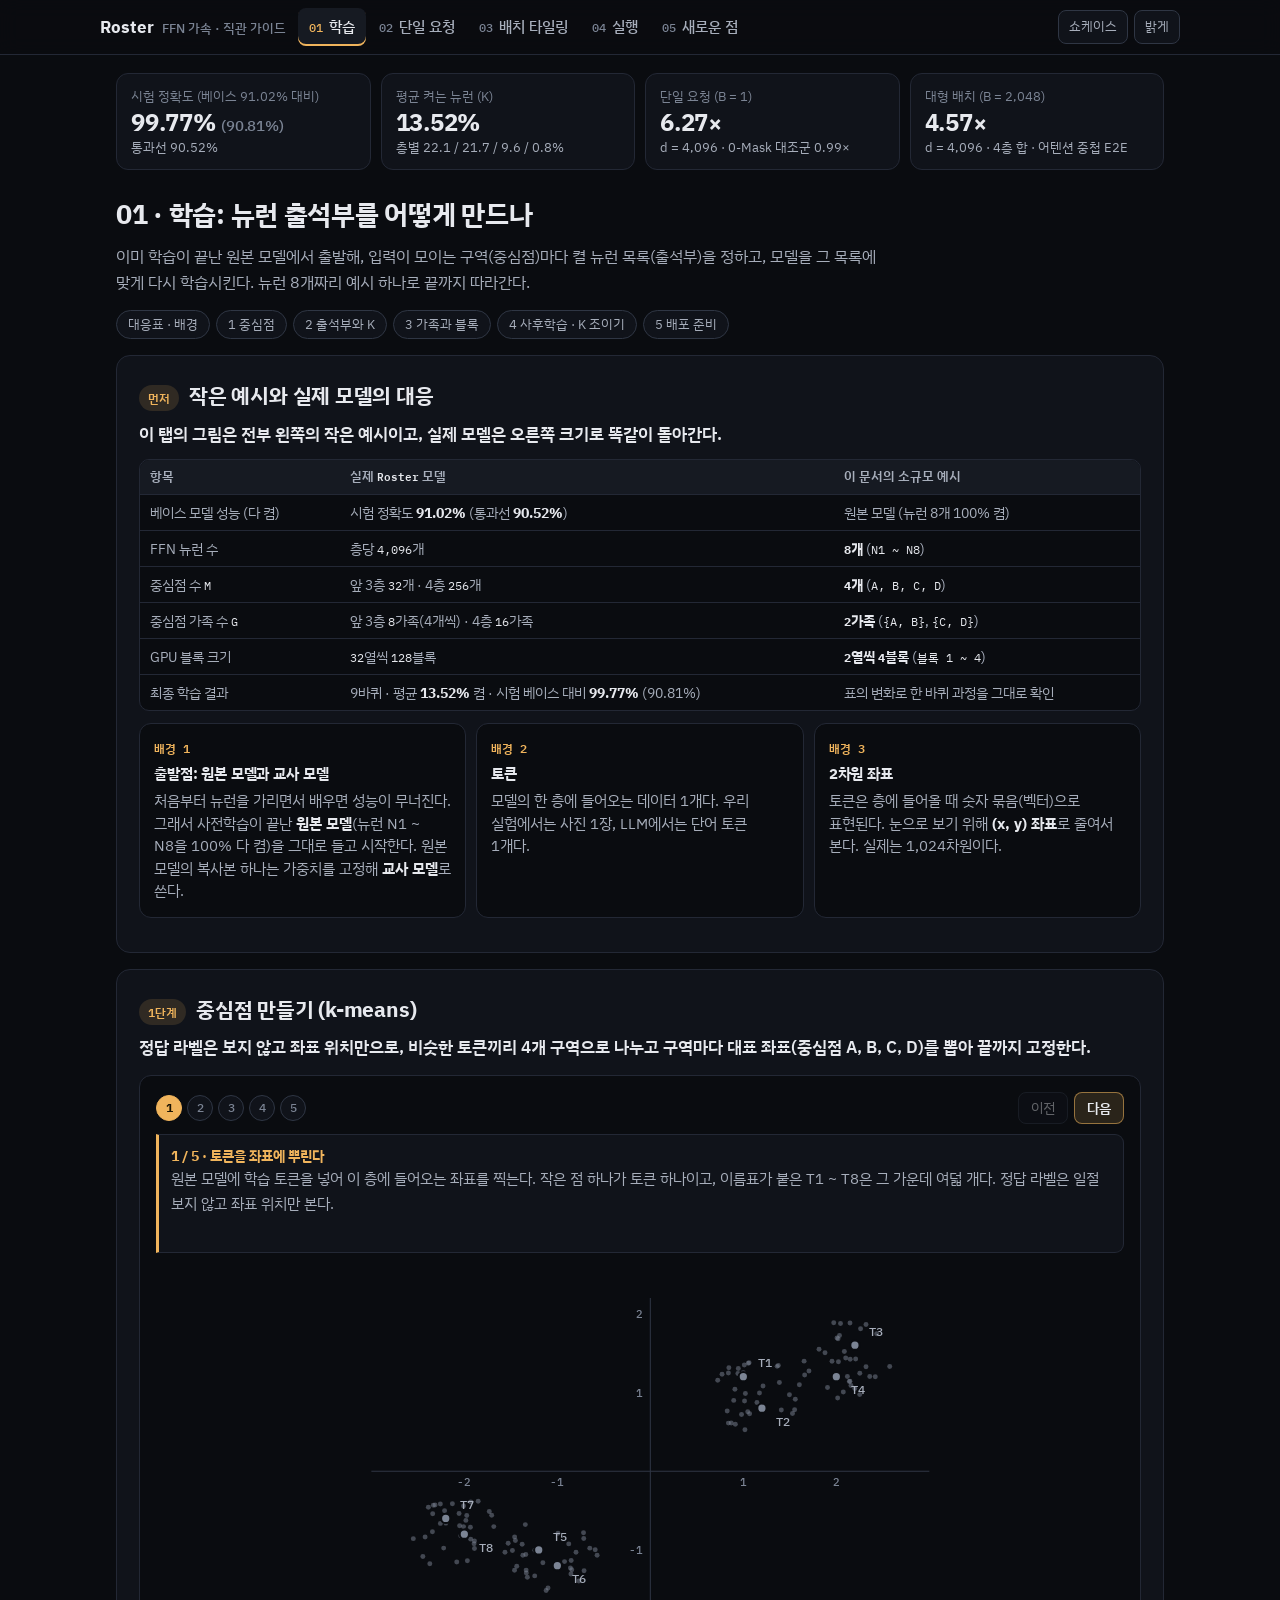
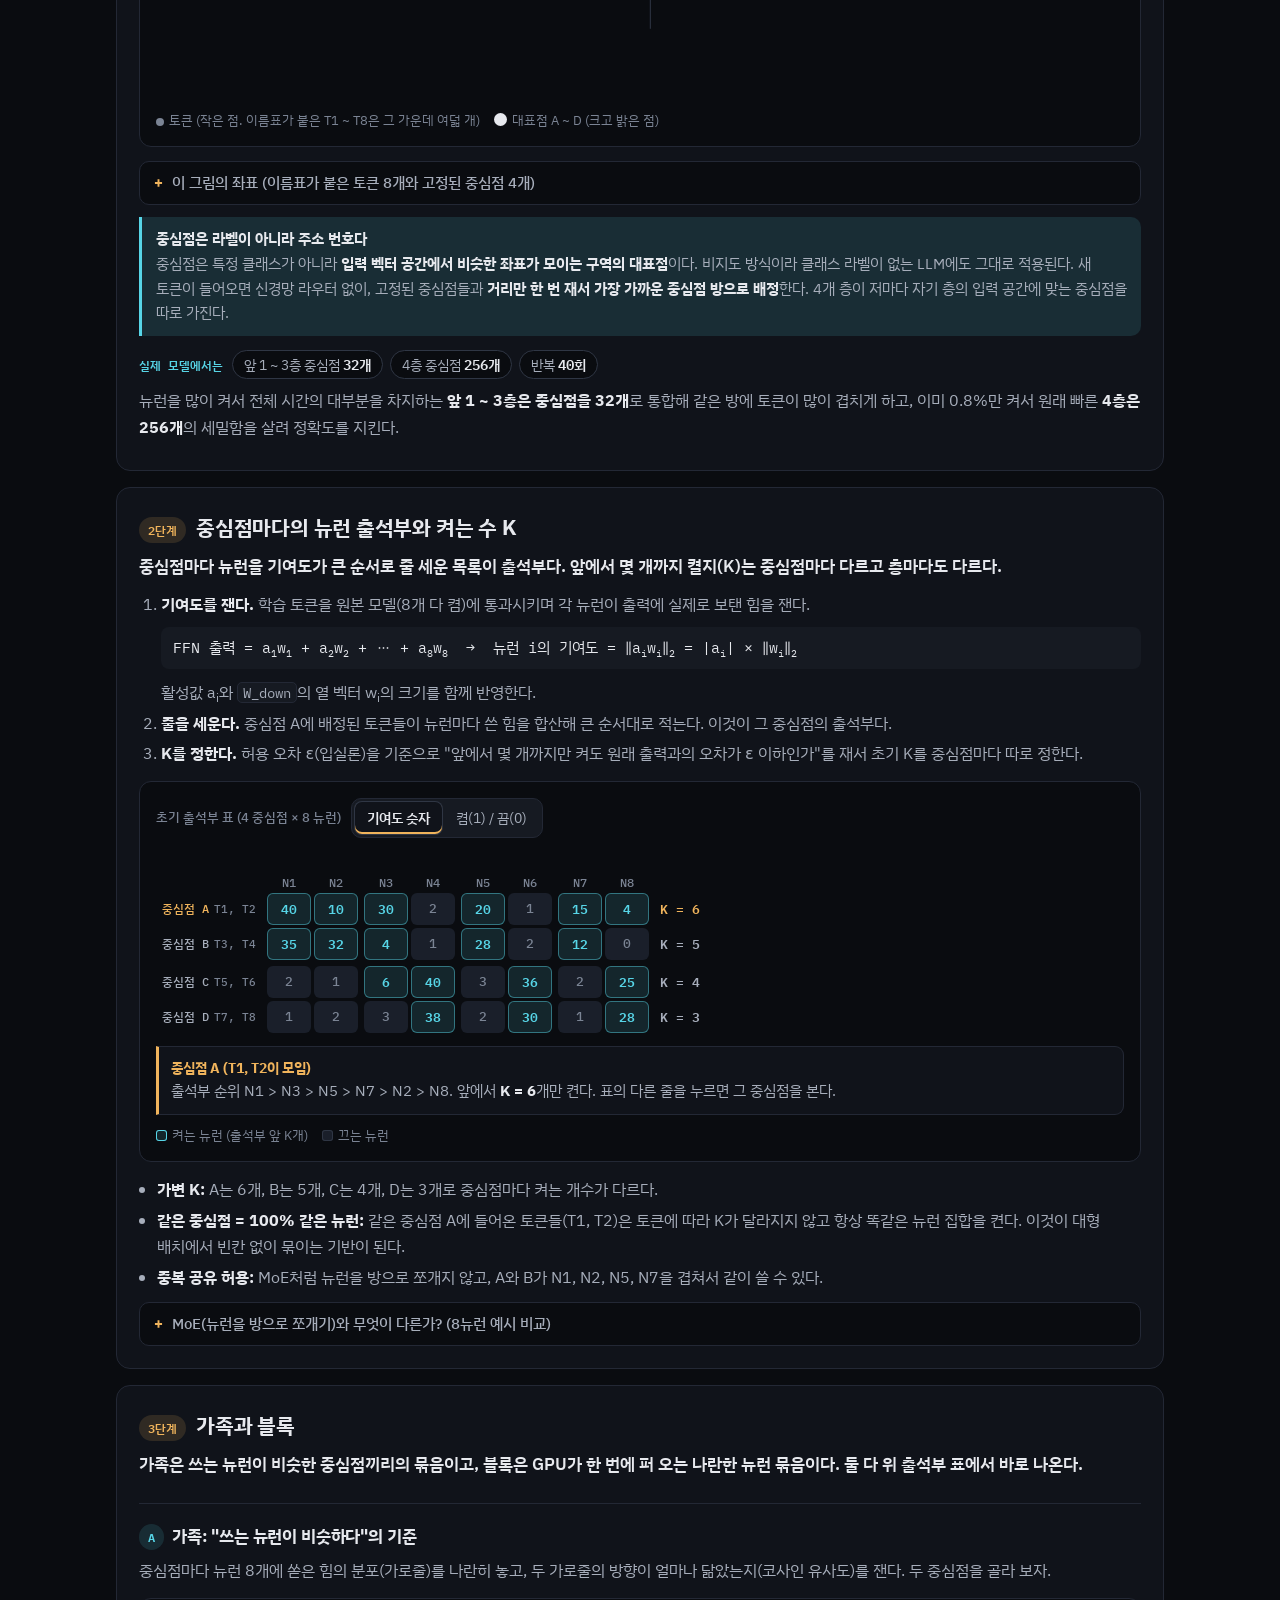
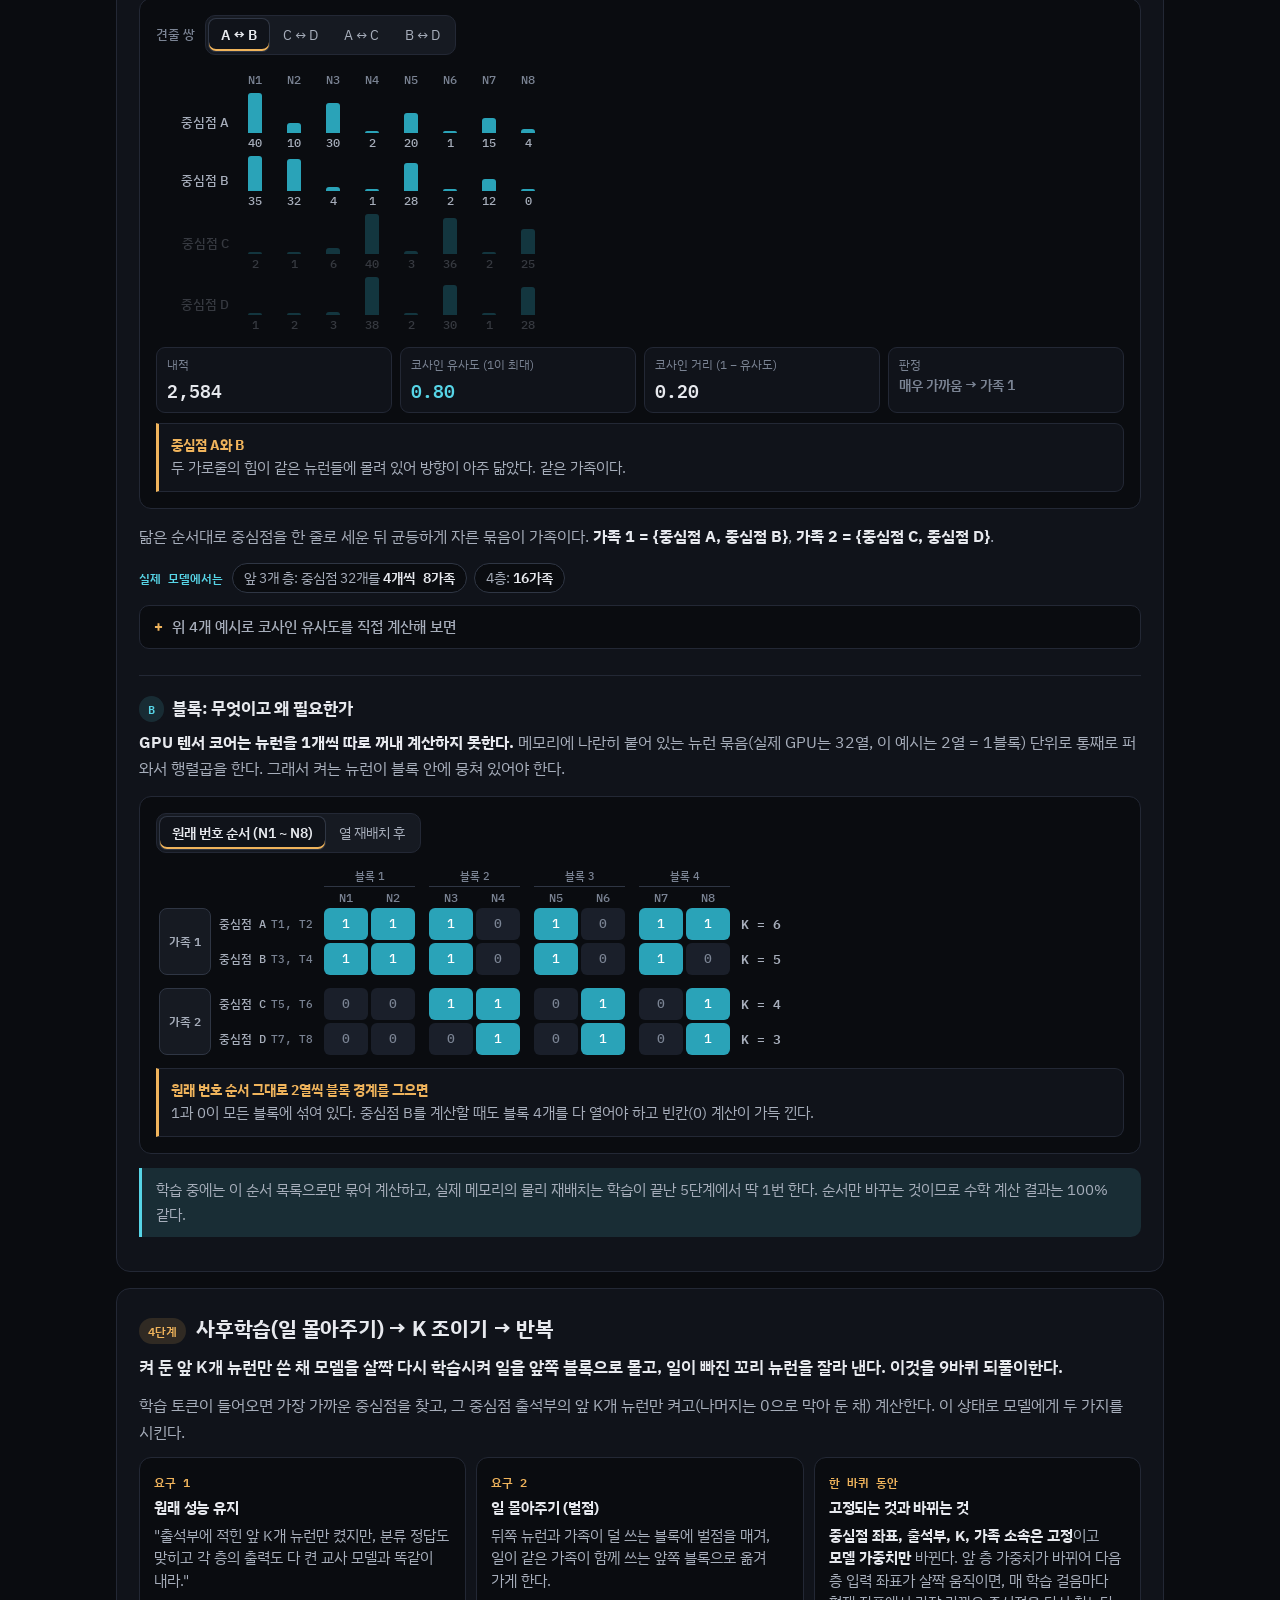
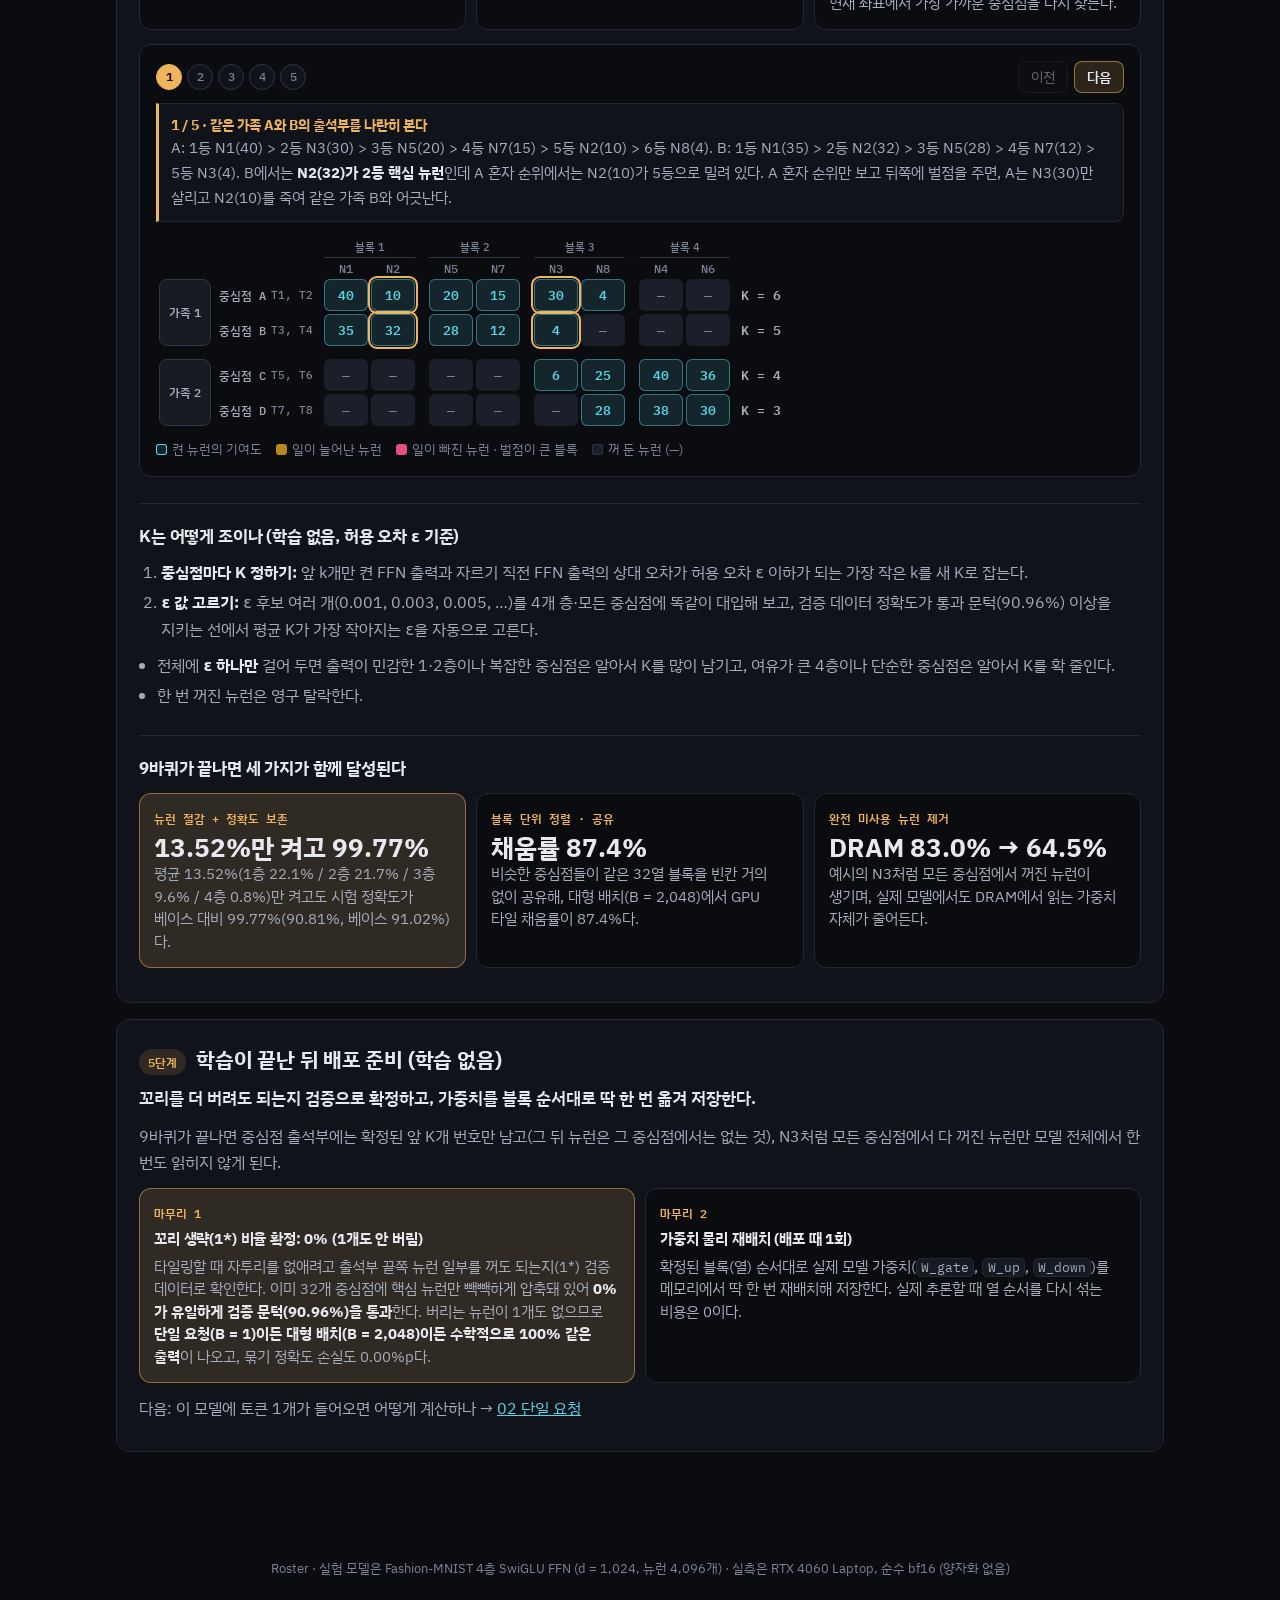
<file: index.html>
<!doctype html>
<html lang="ko" data-theme="dark">
<head>
<meta charset="utf-8">
<meta name="viewport" content="width=device-width, initial-scale=1, viewport-fit=cover">
<title>Roster · FFN 가속 직관 가이드</title>
<meta name="description" content="뉴런 출석부와 비격자 타일링으로 FFN을 가속하는 구조를 작은 예시로 따라가는 가이드">
<link rel="preconnect" href="https://fonts.googleapis.com"><link rel="preconnect" href="https://fonts.gstatic.com" crossorigin><link rel="stylesheet" href="https://fonts.googleapis.com/css2?family=IBM+Plex+Mono:wght@400;500;600&family=IBM+Plex+Sans+KR:wght@400;500;600;700&display=swap">
<style>
/* Roster v3 · 공통 스타일 (본편 + 쇼케이스)
   의미색: on = 켠 뉴런(1) · ours = 우리 방식/선택 · prior = 기존 방식 · waste = 헛계산(×0)/누락/충돌 */
:root {
  color-scheme: dark;
  --bg: #0a0c10; --bg-2: #10131a; --bg-3: #161a22; --line: #232835; --line-2: #2f3644;
  --fg: #e7e9ee; --fg-2: #a7aebb; --fg-3: #7b8494;
  --on: #57d5e7; --ours: #f0b45c; --prior: #a99bff; --waste: #ff7a9b;
  --f-on: #2aa3b8; --f-ours: #b8881a; --f-prior: #8670ee; --f-waste: #e2507f; --f-base: #4a5263;
  --s-on: rgba(87, 213, 231, .13); --s-ours: rgba(240, 180, 92, .14); --s-prior: rgba(157, 140, 255, .15); --s-waste: rgba(255, 122, 155, .14);
  --off: #1a1f2a; --ink: #fff;
  --sans: "IBM Plex Sans KR", "Apple SD Gothic Neo", "Malgun Gothic", system-ui, sans-serif;
  --mono: "IBM Plex Mono", ui-monospace, Consolas, "IBM Plex Sans KR", "Malgun Gothic", monospace;
  --cw: 36px; --ch: 32px;
}
:root[data-theme="light"] {
  color-scheme: light;
  --bg: #f3f4f7; --bg-2: #ffffff; --bg-3: #eceef2; --line: #dde1e8; --line-2: #c5cbd6;
  --fg: #151922; --fg-2: #444c5c; --fg-3: #687083;
  --on: #0a7f96; --ours: #946500; --prior: #5a45d0; --waste: #c22b55;
  --f-on: #0a93ad; --f-ours: #b98200; --f-prior: #6a55e0; --f-waste: #d1345f; --f-base: #a9b0be;
  --s-on: rgba(10, 147, 173, .11); --s-ours: rgba(185, 130, 0, .13); --s-prior: rgba(106, 85, 224, .11); --s-waste: rgba(209, 52, 95, .10);
  --off: #e7eaef;
}
* { box-sizing: border-box; }
html { scroll-behavior: smooth; scroll-padding-top: 118px; -webkit-text-size-adjust: 100%; }
body { margin: 0; background: var(--bg); color: var(--fg); font: 16px/1.65 var(--sans); -webkit-font-smoothing: antialiased; word-break: keep-all; overflow-wrap: break-word; }
h1, h2, h3, h4, p { margin: 0; }
h1, h2, h3, h4 { letter-spacing: -.01em; text-wrap: balance; }
button { font: inherit; color: inherit; cursor: pointer; }
a { color: var(--on); }
code { font-family: var(--mono); font-size: .9em; background: var(--bg-3); border: 1px solid var(--line); border-radius: 5px; padding: 0 .32em; white-space: nowrap; }
.m { font-family: var(--mono); font-variant-numeric: tabular-nums; }
sup, sub { font-size: .72em; line-height: 0; }
:focus-visible { outline: 2px solid var(--ours); outline-offset: 2px; border-radius: 4px; }
.wrap { max-width: 1080px; margin: 0 auto; padding: 0 16px; }
.c-on { color: var(--on); } .c-ours { color: var(--ours); } .c-prior { color: var(--prior); } .c-waste { color: var(--waste); }

/* 위 막대 */
.bar { position: sticky; top: 0; z-index: 30; background: color-mix(in srgb, var(--bg) 90%, transparent); backdrop-filter: blur(10px); border-bottom: 1px solid var(--line); }
.bar-in { display: flex; align-items: center; gap: 12px; min-height: 54px; flex-wrap: wrap; padding: 6px 0; }
.brand { font-weight: 700; font-size: 17px; white-space: nowrap; }
.brand small { font-weight: 500; font-size: 12.5px; color: var(--fg-3); margin-left: 8px; }
.tabs { display: flex; gap: 2px; flex: 1; overflow-x: auto; scrollbar-width: none; }
.tabs::-webkit-scrollbar { display: none; }
.tab-b { border: 0; background: none; padding: 7px 11px; border-radius: 8px; color: var(--fg-2); white-space: nowrap; font-weight: 500; font-size: 14.5px; }
.tab-b .n { font-family: var(--mono); font-size: 12px; color: var(--fg-3); margin-right: 6px; }
.tab-b:hover { background: var(--bg-3); }
.tab-b.on { background: var(--bg-3); color: var(--fg); box-shadow: inset 0 -2px 0 var(--ours); }
.tab-b.on .n { color: var(--ours); }
.tools { display: flex; gap: 6px; align-items: center; }
.tool { border: 1px solid var(--line-2); background: var(--bg-2); border-radius: 8px; padding: 5px 10px; font-size: 13px; color: var(--fg-2); text-decoration: none; white-space: nowrap; }
.tool:hover { color: var(--fg); border-color: var(--fg-3); }
@media (max-width: 820px) { .tabs { order: 3; flex-basis: 100%; } .brand small { display: none; } .tools { margin-left: auto; } }

/* 고정 지표 띠 */
.kpis { display: grid; grid-template-columns: repeat(4, minmax(0, 1fr)); gap: 10px; margin: 18px 0 6px; }
.kpi { background: var(--bg-2); border: 1px solid var(--line); border-radius: 12px; padding: 12px 14px; }
.kpi .kl { font-size: 12.5px; color: var(--fg-3); }
.kpi .kv { font-size: 24px; font-weight: 650; line-height: 1.25; letter-spacing: -.01em; }
.kpi .kv small { font-size: 13px; font-weight: 500; color: var(--fg-3); }
.kpi .ks { font-size: 12.5px; color: var(--fg-2); }
@media (max-width: 760px) { .kpis { grid-template-columns: repeat(2, minmax(0, 1fr)); } .kpi .kv { font-size: 20px; } }

/* 탭 머리 */
.tab { display: none; padding-bottom: 60px; }
.tab.on { display: block; }
.hero { margin: 22px 0 6px; }
.hero h1 { font-size: 27px; font-weight: 700; }
.hero p { color: var(--fg-2); margin-top: 6px; max-width: 760px; }
.toc { display: flex; flex-wrap: wrap; gap: 6px; margin-top: 14px; }
.toc a { font-size: 13px; text-decoration: none; color: var(--fg-2); border: 1px solid var(--line-2); border-radius: 999px; padding: 3px 11px; background: var(--bg-2); }
.toc a:hover { color: var(--fg); border-color: var(--ours); }

/* 섹션 */
.sec { background: var(--bg-2); border: 1px solid var(--line); border-radius: 14px; padding: 22px; margin: 16px 0; }
.sh { display: flex; align-items: baseline; gap: 10px; margin-bottom: 8px; flex-wrap: wrap; }
.no { font: 600 12px var(--mono); color: var(--ours); background: var(--s-ours); padding: 3px 9px; border-radius: 999px; white-space: nowrap; }
.sec h2 { font-size: 21px; font-weight: 650; }
.sec h3 { font-size: 16.5px; font-weight: 650; margin: 26px 0 6px; padding-top: 18px; border-top: 1px solid var(--line); }
.sec h3 .no { margin-right: 8px; color: var(--on); background: var(--s-on); }
.lead { font-size: 17px; font-weight: 600; line-height: 1.55; margin: 2px 0 12px; }
.sub { color: var(--fg-2); margin: 8px 0; }
.sub b, ul.pts b, .cap b, .card b, .note b { color: var(--fg); }
ul.pts { margin: 10px 0 0; padding-left: 1.15em; color: var(--fg-2); }
ul.pts li { margin: 4px 0; }
ol.pts { margin: 10px 0 0; padding-left: 1.4em; color: var(--fg-2); }
ol.pts li { margin: 4px 0; } ol.pts b { color: var(--fg); }
@media (max-width: 560px) { .sec { padding: 14px; border-radius: 12px; } .hero h1 { font-size: 23px; } .sec h2 { font-size: 19px; } :root { --cw: 28px; --ch: 28px; } }

/* 위젯 틀 */
.w { background: var(--bg); border: 1px solid var(--line); border-radius: 12px; padding: 16px; margin: 14px 0; }
@media (max-width: 560px) { .w { padding: 10px; } }
.w-h { display: flex; align-items: center; gap: 10px; flex-wrap: wrap; margin-bottom: 12px; }
.w-t { font-size: 13px; color: var(--fg-3); font-weight: 500; }
.seg { display: inline-flex; flex-wrap: wrap; gap: 2px; background: var(--bg-3); border: 1px solid var(--line); border-radius: 10px; padding: 3px; }
.seg-b { border: 0; background: none; border-radius: 7px; padding: 5px 12px; font-size: 13.5px; color: var(--fg-2); white-space: nowrap; }
.seg-b:hover { color: var(--fg); }
.seg-b.on { background: var(--bg-2); color: var(--fg); box-shadow: 0 0 0 1px var(--line-2), inset 0 -2px 0 var(--ours); font-weight: 600; }
.stepper { margin: 0 0 14px; }
.st-row { display: flex; align-items: center; justify-content: space-between; gap: 8px; flex-wrap: wrap; }
.st-nav { display: flex; gap: 6px; margin-left: auto; }
.dots { display: flex; gap: 5px; flex-wrap: wrap; }
.dot { width: 26px; height: 26px; border-radius: 50%; border: 1px solid var(--line-2); background: var(--bg-2); font: 500 12px var(--mono); color: var(--fg-3); padding: 0; }
.dot.done { color: var(--fg-2); border-color: var(--fg-3); }
.dot.on { background: var(--ours); border-color: var(--ours); color: #1b1404; font-weight: 700; }
.nav-b { border: 1px solid var(--line-2); background: var(--bg-2); border-radius: 8px; padding: 4px 12px; font-size: 13.5px; }
.nav-b.pri { background: var(--s-ours); border-color: color-mix(in srgb, var(--ours) 55%, transparent); color: var(--fg); font-weight: 600; }
.nav-b:disabled { opacity: .4; cursor: default; }
.cap { margin-top: 10px; padding: 10px 12px; background: var(--bg-2); border: 1px solid var(--line); border-left: 3px solid var(--ours); border-radius: 0 9px 9px 0; color: var(--fg-2); font-size: 15px; min-height: 3.3em; }
.cap b:first-child { display: block; font-size: 13.5px; color: var(--ours); font-weight: 650; }
.legend { display: flex; flex-wrap: wrap; gap: 4px 14px; font-size: 12.5px; color: var(--fg-3); margin-top: 10px; }
.legend i { display: inline-block; width: 11px; height: 11px; border-radius: 3px; margin-right: 5px; vertical-align: -1px; }
.i-one { background: var(--s-on); box-shadow: inset 0 0 0 1px var(--on); } .i-cov { background: var(--f-on); } .i-z { background: var(--f-waste); } .i-off { background: var(--off); box-shadow: inset 0 0 0 1px var(--line-2); }
.i-ours { background: var(--f-ours); } .i-prior { background: var(--f-prior); } .i-base { background: var(--f-base); } .i-miss { box-shadow: inset 0 0 0 2px var(--waste); }

/* 상자 · 칩 · 카드 · 접이식 */
.note { border-left: 3px solid var(--on); background: var(--s-on); padding: 10px 14px; border-radius: 0 10px 10px 0; margin: 12px 0; color: var(--fg-2); font-size: 15px; }
.note.ours { border-color: var(--ours); background: var(--s-ours); }
.note.waste { border-color: var(--waste); background: var(--s-waste); }
.note .nt { display: block; font-weight: 650; color: var(--fg); }
.real { display: flex; flex-wrap: wrap; gap: 7px; align-items: center; margin: 14px 0 0; }
.real .rl { font: 600 12px var(--mono); color: var(--on); margin-right: 2px; white-space: nowrap; }
.chip { border: 1px solid var(--line-2); border-radius: 999px; padding: 2px 11px; font-size: 13.5px; color: var(--fg-2); background: var(--bg); }
.chip b { color: var(--fg); font-family: var(--mono); font-weight: 600; }
.cards { display: grid; grid-template-columns: repeat(auto-fit, minmax(220px, 1fr)); gap: 10px; margin: 12px 0; }
.card { background: var(--bg); border: 1px solid var(--line); border-radius: 12px; padding: 14px; }
.card h4 { font-size: 15px; font-weight: 650; margin-bottom: 4px; }
.card p { color: var(--fg-2); font-size: 14.5px; line-height: 1.55; }
.card .big { font-size: 26px; font-weight: 650; line-height: 1.2; }
.big .sm, .kv .sm { font-size: 15px; font-weight: 500; color: var(--fg-3); }
.card .tag { font: 600 11.5px var(--mono); color: var(--ours); display: block; margin-bottom: 4px; }
.card.me { border-color: color-mix(in srgb, var(--ours) 50%, transparent); background: var(--s-ours); }
details.fold { border: 1px solid var(--line); border-radius: 10px; margin: 12px 0 0; background: var(--bg); }
details.fold > summary { cursor: pointer; padding: 9px 14px; color: var(--fg-2); font-weight: 500; font-size: 14.5px; list-style: none; }
details.fold > summary::-webkit-details-marker { display: none; }
details.fold > summary::before { content: "+"; font-family: var(--mono); color: var(--ours); margin-right: 9px; font-weight: 700; }
details.fold[open] > summary::before { content: "−"; }
details.fold > summary:hover { color: var(--fg); }
.fold-b { padding: 2px 14px 14px; color: var(--fg-2); font-size: 15px; }
.fold-b p { margin: 8px 0; } .fold-b ul, .fold-b ol { padding-left: 1.2em; margin: 8px 0; } .fold-b li { margin: 4px 0; }
.fold-b strong, .fold-b b { color: var(--fg); } .fold-b h4 { margin: 16px 0 6px; color: var(--fg); font-size: 15px; }
.frac { display: inline-flex; flex-direction: column; vertical-align: middle; text-align: center; font-size: .88em; line-height: 1.25; margin: 0 .25em; }
.frac > span:first-child { border-bottom: 1px solid currentColor; padding: 0 .4em 1px; } .frac > span:last-child { padding: 1px .4em 0; }
.eq { font-family: var(--mono); font-size: 14.5px; color: var(--fg); background: var(--bg-3); border-radius: 8px; padding: 9px 12px; margin: 10px 0; overflow-x: auto; white-space: nowrap; }

/* 표 */
.tw { overflow-x: auto; margin: 12px 0; border: 1px solid var(--line); border-radius: 10px; background: var(--bg); }
table { border-collapse: collapse; width: 100%; font-size: 14px; line-height: 1.5; }
th, td { padding: 7px 10px; border-bottom: 1px solid var(--line); text-align: left; vertical-align: top; }
th { background: var(--bg-3); color: var(--fg-2); font-weight: 600; font-size: 13px; }
td { color: var(--fg-2); } td strong, td b { color: var(--fg); }
tr:last-child td { border-bottom: 0; }
td code, th code { font-size: .88em; background: none; border: 0; padding: 0; color: var(--fg); white-space: nowrap; }
tr.me td { background: var(--s-ours); } tr.me td:first-child { box-shadow: inset 3px 0 0 var(--ours); }
td.mk-ok { color: var(--on); font-weight: 700; } td.mk-no { color: var(--waste); } td.mk-mid { color: var(--ours); }
td:first-child code { white-space: normal; }

/* 6×8 표와 틀 */
.gw { display: grid; gap: 14px; grid-template-columns: minmax(0, 1fr); align-items: start; }
@media (min-width: 880px) { .gw.two { grid-template-columns: max-content minmax(0, 1fr); } }
.gx { overflow-x: auto; padding: 3px; }
.g { display: grid; gap: 3px; width: max-content; }
.g .hd { font: 500 11.5px var(--mono); color: var(--fg-3); display: flex; align-items: flex-end; justify-content: center; white-space: nowrap; }
.g .bh { font: 500 11px var(--sans); color: var(--fg-3); text-align: center; border-bottom: 1px solid var(--line-2); padding-bottom: 2px; white-space: nowrap; overflow: hidden; }
.g .rl { font: 500 12px var(--mono); color: var(--fg-2); display: flex; align-items: center; justify-content: flex-end; padding-right: 8px; white-space: nowrap; }
.g .rl small { color: var(--fg-3); margin-left: 4px; font-size: 11px; }
.g .wl { background: var(--ours); border-radius: 2px; width: 3px; justify-self: center; }
.g .zl { font: 600 11px var(--sans); color: var(--ours); text-align: center; white-space: nowrap; }
.c { width: var(--cw); height: var(--ch); border-radius: 6px; display: flex; align-items: center; justify-content: center; font: 500 13px var(--mono); background: var(--off); color: var(--fg-3); transition: background .25s, opacity .25s, box-shadow .25s; position: relative; }
.c.one { background: var(--s-on); color: var(--on); box-shadow: inset 0 0 0 1px color-mix(in srgb, var(--on) 50%, transparent); }
.c.cov { background: var(--f-on); color: var(--ink); box-shadow: none; font: 600 16px/1 var(--sans); }
.c.z { background: var(--f-waste); color: var(--ink); font-size: 11px; }
.c.miss { background: none; box-shadow: inset 0 0 0 2px var(--waste); color: var(--waste); font-size: 10.5px; font-family: var(--sans); }
.c.cur { z-index: 1; }
.g .tf { margin: -2px; border: 1.5px solid var(--fg-2); border-radius: 8px; pointer-events: none; z-index: 2; transition: opacity .25s; }
.g .tf.cur { border: 2px solid var(--ours); }
.g .tf.dim { opacity: .3; }
.legend i.i-frame { background: none; box-shadow: inset 0 0 0 1.5px var(--fg-2); }
.c.dim { opacity: .5; }
.c.star { background: var(--s-ours); color: var(--ours); box-shadow: inset 0 0 0 1px var(--ours); font-size: 12px; }
.tl { display: grid; gap: 6px; align-content: start; }
.ti { display: grid; grid-template-columns: auto minmax(0, 1fr); gap: 10px; align-items: center; border: 1px solid var(--line); border-radius: 9px; padding: 6px 9px; font-size: 13.5px; color: var(--fg-2); background: var(--bg-2); cursor: default; }
.ti.cur { border-color: var(--ours); background: var(--s-ours); }
.ti b { color: var(--fg); font-weight: 600; }
.ti .tz { font: 600 11.5px var(--mono); padding: 1px 6px; border-radius: 5px; background: var(--s-on); color: var(--on); margin-left: 6px; white-space: nowrap; }
.ti .tz.bad { background: var(--s-waste); color: var(--waste); }
.ti .tn { display: block; font-size: 12.5px; color: var(--fg-3); }
.mt { display: grid; gap: 2px; }
.mt i { width: 15px; height: 13px; border-radius: 3px; background: var(--f-on); display: block; }
.mt i.z { background: var(--f-waste); } .mt i.p { background: var(--off); box-shadow: inset 0 0 0 1px var(--line-2); }
.sb { display: grid; grid-template-columns: repeat(auto-fit, minmax(104px, 1fr)); gap: 8px; margin-top: 12px; }
.sv { background: var(--bg-2); border: 1px solid var(--line); border-radius: 9px; padding: 7px 10px; }
.sv span { display: block; font-size: 12px; color: var(--fg-3); }
.sv b { font: 600 18px var(--mono); color: var(--fg); }
.sv.bad b { color: var(--waste); } .sv.good b { color: var(--on); }
.sv small { font-size: 12px; color: var(--fg-3); margin-left: 4px; font-family: var(--mono); }

/* 출석부 표 (4 중심점 × 8 뉴런) */
.rt { display: grid; gap: 3px; width: max-content; }
.rt .hd, .rt .bh, .rt .rl { font: 500 12px var(--mono); color: var(--fg-3); display: flex; align-items: center; justify-content: center; white-space: nowrap; }
.rt .bh { font: 500 11px var(--sans); border-bottom: 1px solid var(--line-2); padding-bottom: 2px; }
.rt .bh.hot { color: var(--waste); border-color: var(--waste); font-weight: 600; }
.rt .rl { justify-content: flex-end; padding-right: 8px; color: var(--fg-2); }
.rt .fam { display: flex; align-items: center; justify-content: center; padding: 0 9px; margin-right: 5px; border: 1px solid var(--line-2); border-radius: 8px; background: var(--bg-3); font: 600 12px var(--sans); color: var(--fg-2); white-space: nowrap; }
.rt .rl small { color: var(--fg-3); margin-left: 5px; font-size: 11px; }
.rt .rl.sel, .rt .kc.sel { color: var(--ours); }
.rt .kc { font: 600 12.5px var(--mono); color: var(--fg-2); display: flex; align-items: center; padding-left: 8px; white-space: nowrap; }
.rt .kc small { color: var(--waste); margin-left: 5px; font-weight: 500; }
.rc { width: calc(var(--cw) + 8px); height: var(--ch); border-radius: 6px; display: flex; align-items: center; justify-content: center; font: 500 13px var(--mono); background: var(--off); color: var(--fg-3); transition: background .3s, color .3s, box-shadow .3s; }
.rc.on { background: var(--s-on); color: var(--on); box-shadow: inset 0 0 0 1px color-mix(in srgb, var(--on) 45%, transparent); font-weight: 600; }
.rc.solid { background: var(--f-on); color: var(--ink); box-shadow: none; }
.rc.up { box-shadow: inset 0 0 0 2px var(--ours); color: var(--ours); background: var(--s-ours); }
.rc.down { box-shadow: inset 0 0 0 2px var(--waste); color: var(--waste); background: var(--s-waste); }
.rc.hi { outline: 2px solid var(--ours); outline-offset: 1px; }
.rt-row { cursor: pointer; }
@media (max-width: 560px) { .rc { width: calc(var(--cw) + 2px); font-size: 11.5px; } }

/* 막대 목록 · 꺾은선 */
.bl { display: grid; grid-template-columns: max-content minmax(0, 1fr); gap: 7px 12px; align-items: center; margin: 10px 0; }
.bl .lb { font-size: 13.5px; color: var(--fg-2); text-align: right; max-width: 230px; line-height: 1.3; }
.bl .lb.me { color: var(--fg); font-weight: 600; }
.bl .tr { display: flex; align-items: center; gap: 8px; min-width: 0; }
.bl .br { height: 14px; border-radius: 0 4px 4px 0; background: var(--f-base); min-width: 2px; flex: none; transition: width .5s cubic-bezier(.2, .7, .2, 1); }
.bl .br.ours { background: var(--f-ours); } .bl .br.prior { background: var(--f-prior); } .bl .br.on { background: var(--f-on); } .bl .br.waste { background: var(--f-waste); }
.bl .vl { font: 500 13px var(--mono); color: var(--fg); white-space: nowrap; }
.bl .vl small { color: var(--fg-3); font-size: 12px; margin-left: 4px; }
.bl-t { font-size: 13px; color: var(--fg-3); margin: 14px 0 0; }
@media (max-width: 560px) { .bl .lb { max-width: 118px; font-size: 12.5px; } .bl .tr { flex-wrap: wrap; row-gap: 1px; } .bl .vl { white-space: normal; } }
.lc text { font-family: var(--mono); font-size: 11.5px; fill: var(--fg-3); }
.lc .ax { stroke: var(--line-2); stroke-width: 1; }
.lc .gl { stroke: var(--line); stroke-width: 1; }
.lc .ln { fill: none; stroke-width: 2; stroke-linejoin: round; stroke-linecap: round; }
.lc .pt { stroke: var(--bg); stroke-width: 2; }
.lc .el { fill: var(--fg); font-size: 12px; }
#tip { position: fixed; z-index: 99; pointer-events: none; background: var(--bg-3); color: var(--fg); border: 1px solid var(--line-2); border-radius: 8px; padding: 6px 10px; font-size: 12.5px; line-height: 1.45; max-width: 260px; box-shadow: 0 6px 20px rgba(0, 0, 0, .35); opacity: 0; transition: opacity .12s; }
#tip.on { opacity: 1; }

/* 좌표 평면 */
.pl { width: 100%; max-width: 620px; display: block; margin: 0 auto; user-select: none; }
.pl .ax { stroke: var(--line-2); stroke-width: 1; }
.pl .tk { font: 500 11px var(--mono); fill: var(--fg-3); }
.pl .rg { fill: var(--fg-3); fill-opacity: .05; stroke: var(--line-2); stroke-width: 1; transition: fill-opacity .3s; }
.pl .rg.win { fill: var(--ours); fill-opacity: .12; stroke: var(--ours); }
.pl .lk { stroke: var(--fg-3); stroke-width: 1.2; stroke-dasharray: 3 3; }
.pl .lk.win { stroke: var(--ours); stroke-width: 2; stroke-dasharray: none; }
.pl .tok { fill: var(--fg-3); stroke: var(--bg); stroke-width: 2; }
.pl .cld { fill: var(--fg-3); fill-opacity: .5; }
.pl .lk.thin { stroke-width: .8; stroke-dasharray: none; stroke-opacity: .5; }
.km-st { display: flex; align-items: center; gap: 12px; flex-wrap: wrap; min-height: 34px; margin-top: 6px; font-size: 14.5px; color: var(--fg-2); }
.km-st b { color: var(--ours); margin-right: 4px; }
.pl .tl2 { font: 500 11.5px var(--mono); fill: var(--fg-2); }
.pl .cen circle { fill: var(--fg); stroke: var(--bg); stroke-width: 2.5; }
.pl .cen text { font: 700 12.5px var(--mono); fill: var(--bg); text-anchor: middle; }
.pl .cen.win circle { fill: var(--ours); } .pl .cen.win text { fill: #1b1404; }
.legend i.rd { border-radius: 50%; } .legend i.rd-tok { width: 8px; height: 8px; background: var(--fg-3); } .legend i.rd-cen { width: 13px; height: 13px; background: var(--fg); } .legend i.rd-win { width: 13px; height: 13px; background: var(--ours); }
.pl .cen { transition: transform .7s cubic-bezier(.2, .7, .2, 1); }
.pl .nw { fill: var(--ours); stroke: var(--bg); stroke-width: 2; cursor: grab; touch-action: none; }
.pl .dl { font: 600 11.5px var(--mono); fill: var(--fg-2); paint-order: stroke; stroke: var(--bg); stroke-width: 3px; }
.pl .dl.win { fill: var(--ours); }
.pl .wm { font: 700 34px var(--mono); fill: var(--fg-3); fill-opacity: .16; text-anchor: middle; }

/* 숫자 행렬곱 */
.mx { display: flex; flex-wrap: wrap; gap: 10px 18px; align-items: flex-start; }
.mxb { display: grid; gap: 4px; }
.mxb > .mxt { font-size: 12.5px; color: var(--fg-3); font-weight: 500; }
.mxg { display: grid; gap: 3px; width: max-content; }
.mxg .hd, .mxg .rl { font: 500 11.5px var(--mono); color: var(--fg-3); display: flex; align-items: center; justify-content: center; white-space: nowrap; }
.mxg .rl { justify-content: flex-end; padding-right: 6px; }
.mc { min-width: 44px; height: 40px; padding: 0 6px; border-radius: 6px; display: flex; flex-direction: column; align-items: center; justify-content: center; line-height: 1.15; font: 500 13.5px var(--mono); background: var(--off); color: var(--fg-2); position: relative; transition: background .2s, box-shadow .2s; white-space: nowrap; }
.mc.t1 { background: var(--f-on); color: var(--ink); }
.mc.t2 { background: color-mix(in srgb, var(--f-on) 48%, var(--bg)); color: var(--fg); box-shadow: inset 0 0 0 1px var(--f-on); }
.mc.no { color: var(--fg-3); }
.mc.pick { cursor: pointer; }
.mc.sel { outline: 2px solid var(--ours); outline-offset: 1px; z-index: 1; }
.mc.src { box-shadow: inset 0 0 0 2px var(--ours); color: var(--fg); }
.mc.hit { background: var(--f-waste); color: var(--ink); }
.mc small { font: 600 9.5px/1.2 var(--sans); opacity: .88; }
.mxop { align-self: center; font: 500 18px var(--mono); color: var(--fg-3); padding-top: 18px; }

/* 흐름 · 타임라인 */
.flow { display: grid; gap: 8px; margin: 12px 0; }
.fl { display: grid; grid-template-columns: 110px minmax(0, 1fr); gap: 10px; align-items: center; font-size: 13px; color: var(--fg-2); }
.fl .ft { text-align: right; font-weight: 600; color: var(--fg); font-size: 13px; }
.fl .trk { position: relative; height: 30px; background: var(--bg-2); border: 1px solid var(--line); border-radius: 7px; overflow: hidden; }
.fl .blk { position: absolute; top: 3px; bottom: 3px; border-radius: 0 4px 4px 0; display: flex; align-items: center; padding: 0 8px; font: 500 12px var(--sans); color: var(--ink); white-space: nowrap; overflow: hidden; transition: left .5s, width .5s; }
.blk.gpu { background: var(--f-base); } .blk.cpu { background: var(--f-ours); } .blk.ffn { background: var(--f-on); } .blk.pre { background: var(--f-prior); }
.fl .out { position: absolute; top: 0; bottom: 0; display: flex; align-items: center; font: 500 12px var(--mono); color: var(--fg-2); white-space: nowrap; padding-left: 8px; transition: left .5s; }
@media (max-width: 560px) { .fl { grid-template-columns: 74px minmax(0, 1fr); } .fl .ft { font-size: 12px; } }
.tline { display: grid; grid-template-columns: repeat(4, minmax(0, 1fr)); gap: 8px; margin: 12px 0; }
.tline a { text-decoration: none; background: var(--bg); border: 1px solid var(--line); border-radius: 11px; padding: 11px 12px; color: var(--fg-2); font-size: 13.5px; line-height: 1.45; position: relative; }
.tline a:hover { border-color: var(--ours); }
.tline a b { display: block; color: var(--fg); font-size: 14.5px; }
.tline a .tm { font: 600 13px var(--mono); color: var(--ours); display: block; margin-top: 4px; }
.tline a .who { font: 600 11px var(--mono); color: var(--on); display: block; }
@media (max-width: 760px) { .tline { grid-template-columns: repeat(2, minmax(0, 1fr)); } }
.diag { display: grid; gap: 6px; justify-items: center; margin: 12px 0; }
.diag .bx { width: 100%; max-width: 780px; background: var(--bg); border: 1px solid var(--line-2); border-radius: 12px; padding: 12px 14px; transition: opacity .3s, border-color .3s; }
.diag .bx h4 { font-size: 15px; } .diag .bx h4 .no { margin-right: 8px; }
.diag .bx ul { margin: 6px 0 0; padding-left: 1.1em; color: var(--fg-2); font-size: 14px; } .diag .bx li { margin: 2px 0; }
.diag .bx.off { opacity: .35; border-style: dashed; }
.diag .bx.broken { border-color: var(--waste); background: var(--s-waste); }
.diag .ar { font: 500 18px var(--mono); color: var(--fg-3); line-height: 1; }
.rows8 { display: grid; gap: 4px; margin: 6px 0; }
.r8 { display: grid; grid-template-columns: 34px minmax(0, 1fr) minmax(0, 1fr); gap: 6px; align-items: center; font-size: 13px; }
.r8 .nm { font: 600 12.5px var(--mono); color: var(--fg-2); text-align: right; }
.r8 .st { border-radius: 6px; padding: 4px 9px; background: var(--off); color: var(--fg-3); white-space: nowrap; overflow: hidden; text-overflow: ellipsis; transition: background .3s, color .3s; }
.r8 .st.read { background: var(--f-on); color: var(--ink); } .r8 .st.wst { background: var(--f-waste); color: var(--ink); } .r8 .st.use { background: var(--f-on); color: var(--ink); }
.lanes { display: grid; grid-template-columns: minmax(0, 1fr) auto minmax(0, 1fr); gap: 10px; align-items: center; margin: 10px 0; }
.lane { display: grid; gap: 4px; }
.lane .lt { font-size: 12.5px; color: var(--fg-3); font-weight: 500; margin-bottom: 2px; }
.ln1 { display: flex; gap: 8px; align-items: center; background: var(--bg-2); border: 1px solid var(--line); border-radius: 7px; padding: 4px 9px; font: 500 13px var(--mono); color: var(--fg-2); transition: background .3s; }
.ln1 b { color: var(--fg); } .ln1 small { color: var(--fg-3); margin-left: auto; font-family: var(--sans); font-size: 11.5px; }
.ln1.sp { margin-top: 9px; }
.lanes .mid { font: 500 20px var(--mono); color: var(--fg-3); }
@media (max-width: 620px) { .lanes { grid-template-columns: minmax(0, 1fr); } .lanes .mid { transform: rotate(90deg); justify-self: center; } }
.lad { display: flex; align-items: flex-end; gap: 14px; flex-wrap: wrap; margin: 12px 0; }
.lad .lz { display: grid; gap: 5px; justify-items: center; font-size: 12px; color: var(--fg-3); text-align: center; }
.lad .lz i { display: block; background: var(--s-on); border: 1.5px solid var(--f-on); border-radius: 4px; }
.lad .lz b { font: 600 12.5px var(--mono); color: var(--fg); }
.swt { display: flex; flex-wrap: wrap; gap: 8px; margin: 10px 0; }
.sw { border: 1px solid var(--line-2); background: var(--bg-2); border-radius: 9px; padding: 6px 12px; font-size: 13.5px; color: var(--fg-2); }
.sw.on { border-color: var(--waste); background: var(--s-waste); color: var(--fg); font-weight: 600; }
.gw.half { grid-template-columns: minmax(0, 1fr); }
@media (min-width: 880px) { .gw.half { grid-template-columns: minmax(0, 1.35fr) minmax(0, 1fr); } }
.pfs { display: grid; gap: 6px; width: max-content; }
.pf-row { display: grid; grid-template-columns: 70px auto; align-items: end; gap: 8px; transition: opacity .25s; }
.pf-row.dim { opacity: .28; }
.pf-l { font-size: 12.5px; font-weight: 500; color: var(--fg-2); text-align: right; padding-bottom: 17px; white-space: nowrap; }
.pf { display: grid; grid-template-columns: repeat(8, var(--cw)); gap: 3px; align-items: end; }
.pf-c { display: grid; justify-items: center; gap: 2px; }
.pf-c i { display: block; width: 14px; background: var(--f-on); border-radius: 3px 3px 0 0; }
.pf-c span { font: 500 11.5px var(--mono); color: var(--fg-2); }
.pf-c.hd span { color: var(--fg-3); }
.r8h { font-size: 12px; color: var(--fg-3); font-weight: 500; }
.rows8.tight .r8 { grid-template-columns: 34px minmax(0, 132px) minmax(0, 168px); }
.rows8.mid .r8 { grid-template-columns: 34px minmax(0, 280px) minmax(0, 280px); }
.rows8.tight .st, .rows8.mid .st { text-align: center; }
.gw.two > .side > .sb { margin-top: 0; grid-template-columns: minmax(0, 1fr); }
@media (max-width: 879px) { .gw.two > .side > .sb { grid-template-columns: repeat(auto-fit, minmax(104px, 1fr)); } }
.pdg { display: grid; gap: 12px; }
.pln { border: 1px solid var(--line-2); border-left-width: 4px; border-radius: 12px; padding: 12px; background: var(--bg); transition: opacity .3s; }
.pln.old { border-left-color: var(--f-prior); } .pln.new { border-left-color: var(--f-ours); }
.pln.dim { opacity: .3; }
.pln-h { font-weight: 650; font-size: 15px; margin-bottom: 9px; color: var(--fg); }
.pln-h span { font: 600 11.5px var(--mono); margin-right: 9px; padding: 2px 9px; border-radius: 999px; white-space: nowrap; }
.pln.old .pln-h span { background: var(--s-prior); color: var(--prior); } .pln.new .pln-h span { background: var(--s-ours); color: var(--ours); }
.pfl { display: grid; grid-template-columns: minmax(0, 1fr) auto minmax(0, 1fr) auto minmax(0, 1fr); gap: 8px; align-items: stretch; }
.pbx { background: var(--bg-2); border: 1px solid var(--line); border-radius: 10px; padding: 10px 11px; font-size: 13.5px; line-height: 1.5; color: var(--fg-2); }
.pbx b { display: block; color: var(--fg); font-size: 14.5px; margin-bottom: 3px; }
.pbx .pn { font: 600 12px var(--sans); color: var(--fg-3); display: block; }
.par { align-self: center; font: 500 18px var(--mono); color: var(--fg-3); }
.pstrips { display: grid; gap: 3px; margin-top: 8px; }
.pstrip { display: flex; align-items: center; gap: 7px; font: 500 11px var(--mono); color: var(--fg-3); }
.pstrip span { width: 16px; }
.pstrip .cells { display: grid; grid-template-columns: repeat(8, 11px); gap: 2px; }
.pstrip i { height: 10px; border-radius: 2px; background: var(--off); box-shadow: inset 0 0 0 1px var(--line-2); display: block; }
.pstrip i.o { background: var(--f-on); box-shadow: none; }
.pdg-foot { color: var(--fg-2); font-size: 14.5px; } .pdg-foot b { color: var(--fg); }
@media (max-width: 720px) { .pfl { grid-template-columns: minmax(0, 1fr); } .par { transform: rotate(90deg); justify-self: center; } }
.foot { color: var(--fg-3); font-size: 13px; margin: 30px 0 40px; text-align: center; }
@media (prefers-reduced-motion: reduce) { * { transition: none !important; animation: none !important; } html { scroll-behavior: auto; } }

</style>
</head>
<body>
<header class="bar"><div class="wrap bar-in"><div class="brand">Roster<small>FFN 가속 · 직관 가이드</small></div><nav class="tabs" role="tablist" aria-label="가이드 탭"><button type="button" class="tab-b" role="tab" data-tab="01"><span class="n">01</span>학습</button><button type="button" class="tab-b" role="tab" data-tab="02"><span class="n">02</span>단일 요청</button><button type="button" class="tab-b" role="tab" data-tab="03"><span class="n">03</span>배치 타일링</button><button type="button" class="tab-b" role="tab" data-tab="04"><span class="n">04</span>실행</button><button type="button" class="tab-b" role="tab" data-tab="05"><span class="n">05</span>새로운 점</button></nav><div class="tools"><a class="tool" href="showcase.html">쇼케이스</a><button type="button" class="tool" data-theme-btn>밝게</button></div></div></header>
<main class="wrap">
<div class="kpis" aria-label="최종 모델 핵심 지표">
  <div class="kpi"><div class="kl">시험 정확도 (베이스 91.02% 대비)</div><div class="kv">99.77% <span class="sm">(90.81%)</span></div><div class="ks">통과선 90.52%</div></div>
  <div class="kpi"><div class="kl">평균 켜는 뉴런 (K)</div><div class="kv">13.52%</div><div class="ks">층별 22.1 / 21.7 / 9.6 / 0.8%</div></div>
  <div class="kpi"><div class="kl">단일 요청 (B = 1)</div><div class="kv">6.27×</div><div class="ks">d = 4,096 · 0-Mask 대조군 0.99×</div></div>
  <div class="kpi"><div class="kl">대형 배치 (B = 2,048)</div><div class="kv">4.57×</div><div class="ks">d = 4,096 · 4층 합 · 어텐션 중첩 E2E</div></div>
</div>

<div class="tab" id="tab-01" role="tabpanel"><div class="hero">
  <h1>01 · 학습: 뉴런 출석부를 어떻게 만드나</h1>
  <p>이미 학습이 끝난 원본 모델에서 출발해, 입력이 모이는 구역(중심점)마다 켤 뉴런 목록(출석부)을 정하고, 모델을 그 목록에 맞게 다시 학습시킨다. 뉴런 8개짜리 예시 하나로 끝까지 따라간다.</p>
  <nav class="toc" aria-label="이 탭의 단계"><a href="#s01-0">대응표 · 배경</a><a href="#s01-1">1 중심점</a><a href="#s01-2">2 출석부와 K</a><a href="#s01-3">3 가족과 블록</a><a href="#s01-4">4 사후학습 · K 조이기</a><a href="#s01-5">5 배포 준비</a></nav>
</div>

<section class="sec" id="s01-0">
  <div class="sh"><span class="no">먼저</span><h2>작은 예시와 실제 모델의 대응</h2></div>
  <p class="lead">이 탭의 그림은 전부 왼쪽의 작은 예시이고, 실제 모델은 오른쪽 크기로 똑같이 돌아간다.</p>
  <div class="tw"><table>
<thead>
<tr>
<th>항목</th>
<th>실제 <code>Roster</code> 모델</th>
<th>이 문서의 소규모 예시</th>
</tr>
</thead>
<tbody>
<tr>
<td>베이스 모델 성능 (다 켬)</td>
<td>시험 정확도 <strong>91.02%</strong> (통과선 <strong>90.52%</strong>)</td>
<td>원본 모델 (뉴런 8개 100% 켬)</td>
</tr>
<tr>
<td>FFN 뉴런 수</td>
<td>층당 <code>4,096</code>개</td>
<td><strong><code>8</code>개</strong> (<code>N1 ~ N8</code>)</td>
</tr>
<tr>
<td>중심점 수 <code>M</code></td>
<td>앞 3층 <code>32</code>개 · 4층 <code>256</code>개</td>
<td><strong><code>4</code>개</strong> (<code>A, B, C, D</code>)</td>
</tr>
<tr>
<td>중심점 가족 수 <code>G</code></td>
<td>앞 3층 <code>8</code>가족(4개씩) · 4층 <code>16</code>가족</td>
<td><strong><code>2</code>가족</strong> (<code>{A, B}</code>, <code>{C, D}</code>)</td>
</tr>
<tr>
<td>GPU 블록 크기</td>
<td><code>32</code>열씩 <code>128</code>블록</td>
<td><strong><code>2</code>열씩 <code>4</code>블록</strong> (<code>블록 1 ~ 4</code>)</td>
</tr>
<tr>
<td>최종 학습 결과</td>
<td>9바퀴 · 평균 <strong>13.52%</strong> 켬 · 시험 베이스 대비 <strong>99.77%</strong> (90.81%)</td>
<td>표의 변화로 한 바퀴 과정을 그대로 확인</td>
</tr>
</tbody>
</table></div>
  <div class="cards">
    <div class="card"><span class="tag">배경 1</span><h4>출발점: 원본 모델과 교사 모델</h4><p>처음부터 뉴런을 가리면서 배우면 성능이 무너진다. 그래서 사전학습이 끝난 <b>원본 모델</b>(뉴런 N1 ~ N8을 100% 다 켬)을 그대로 들고 시작한다. 원본 모델의 복사본 하나는 가중치를 고정해 <b>교사 모델</b>로 쓴다.</p></div>
    <div class="card"><span class="tag">배경 2</span><h4>토큰</h4><p>모델의 한 층에 들어오는 데이터 1개다. 우리 실험에서는 사진 1장, LLM에서는 단어 토큰 1개다.</p></div>
    <div class="card"><span class="tag">배경 3</span><h4>2차원 좌표</h4><p>토큰은 층에 들어올 때 숫자 묶음(벡터)으로 표현된다. 눈으로 보기 위해 <b>(x, y) 좌표</b>로 줄여서 본다. 실제는 1,024차원이다.</p></div>
  </div>
</section>

<section class="sec" id="s01-1">
  <div class="sh"><span class="no">1단계</span><h2>중심점 만들기 (k-means)</h2></div>
  <p class="lead">정답 라벨은 보지 않고 좌표 위치만으로, 비슷한 토큰끼리 4개 구역으로 나누고 구역마다 대표 좌표(중심점 A, B, C, D)를 뽑아 끝까지 고정한다.</p>
  <div class="w" data-w="kmeans"></div>
  <details class="fold"><summary>이 그림의 좌표 (이름표가 붙은 토큰 8개와 고정된 중심점 4개)</summary><div class="fold-b"><ul>
    <li><b>이름표가 붙은 토큰:</b> T1 (1.0, 1.2) · T2 (1.2, 0.8) · T3 (2.2, 1.6) · T4 (2.0, 1.2) · T5 (-1.2, -1.0) · T6 (-1.0, -1.2) · T7 (-2.2, -0.6) · T8 (-2.0, -0.8)</li>
    <li><b>고정된 중심점:</b> A (1.1, 1.0) ← T1, T2가 모임 · B (2.1, 1.4) ← T3, T4가 모임 · C (-1.1, -1.1) ← T5, T6이 모임 · D (-2.1, -0.7) ← T7, T8이 모임</li>
    <li>이름표가 없는 작은 점들은 되풀이 과정을 눈으로 보이려고 네 중심점 둘레에 지어낸 토큰이다. 그 위에서 k-means를 실제로 돌린 것을 그대로 보여 준다.</li>
  </ul></div></details>
  <div class="note"><span class="nt">중심점은 라벨이 아니라 주소 번호다</span>중심점은 특정 클래스가 아니라 <b>입력 벡터 공간에서 비슷한 좌표가 모이는 구역의 대표점</b>이다. 비지도 방식이라 클래스 라벨이 없는 LLM에도 그대로 적용된다. 새 토큰이 들어오면 신경망 라우터 없이, 고정된 중심점들과 <b>거리만 한 번 재서 가장 가까운 중심점 방으로 배정</b>한다. 4개 층이 저마다 자기 층의 입력 공간에 맞는 중심점을 따로 가진다.</div>
  <div class="real"><span class="rl">실제 모델에서는</span><span class="chip">앞 1 ~ 3층 중심점 <b>32개</b></span><span class="chip">4층 중심점 <b>256개</b></span><span class="chip">반복 <b>40회</b></span></div>
  <p class="sub">뉴런을 많이 켜서 전체 시간의 대부분을 차지하는 <b>앞 1 ~ 3층은 중심점을 32개</b>로 통합해 같은 방에 토큰이 많이 겹치게 하고, 이미 0.8%만 켜서 원래 빠른 <b>4층은 256개</b>의 세밀함을 살려 정확도를 지킨다.</p>
</section>

<section class="sec" id="s01-2">
  <div class="sh"><span class="no">2단계</span><h2>중심점마다의 뉴런 출석부와 켜는 수 K</h2></div>
  <p class="lead">중심점마다 뉴런을 기여도가 큰 순서로 줄 세운 목록이 출석부다. 앞에서 몇 개까지 켤지(K)는 중심점마다 다르고 층마다도 다르다.</p>
  <ol class="pts">
    <li><b>기여도를 잰다.</b> 학습 토큰을 원본 모델(8개 다 켬)에 통과시키며 각 뉴런이 출력에 실제로 보탠 힘을 잰다.
      <div class="eq">FFN 출력 = a<sub>1</sub>w<sub>1</sub> + a<sub>2</sub>w<sub>2</sub> + ⋯ + a<sub>8</sub>w<sub>8</sub> &nbsp;→&nbsp; 뉴런 i의 기여도 = ‖a<sub>i</sub>w<sub>i</sub>‖<sub>2</sub> = |a<sub>i</sub>| × ‖w<sub>i</sub>‖<sub>2</sub></div>
      활성값 a<sub>i</sub>와 <code>W_down</code>의 열 벡터 w<sub>i</sub>의 크기를 함께 반영한다.</li>
    <li><b>줄을 세운다.</b> 중심점 A에 배정된 토큰들이 뉴런마다 쓴 힘을 합산해 큰 순서대로 적는다. 이것이 그 중심점의 출석부다.</li>
    <li><b>K를 정한다.</b> 허용 오차 ε(입실론)을 기준으로 "앞에서 몇 개까지만 켜도 원래 출력과의 오차가 ε 이하인가"를 재서 초기 K를 중심점마다 따로 정한다.</li>
  </ol>
  <div class="w" data-w="roster"></div>
  <ul class="pts">
    <li><b>가변 K:</b> A는 6개, B는 5개, C는 4개, D는 3개로 중심점마다 켜는 개수가 다르다.</li>
    <li><b>같은 중심점 = 100% 같은 뉴런:</b> 같은 중심점 A에 들어온 토큰들(T1, T2)은 토큰에 따라 K가 달라지지 않고 항상 똑같은 뉴런 집합을 켠다. 이것이 대형 배치에서 빈칸 없이 묶이는 기반이 된다.</li>
    <li><b>중복 공유 허용:</b> MoE처럼 뉴런을 방으로 쪼개지 않고, A와 B가 N1, N2, N5, N7을 겹쳐서 같이 쓸 수 있다.</li>
  </ul>
  <details class="fold"><summary>MoE(뉴런을 방으로 쪼개기)와 무엇이 다른가? (8뉴런 예시 비교)</summary><div class="fold-b"><div class="tw"><table>
<thead>
<tr>
<th>방식</th>
<th>뉴런 8개(<code>N1 ~ N8</code>)를 다루는 법</th>
<th>중심점 <code>B</code>에 <code>{N1, N2, N3, N5, N7}</code>이 필요할 때</th>
</tr>
</thead>
<tbody>
<tr>
<td><strong>MoE (고정 방 분할)</strong></td>
<td>뉴런을 겹치지 않는 고정 방으로 쪼갬<br>· 전문가 1 = <code>{N1, N2, N3, N4}</code><br>· 전문가 2 = <code>{N5, N6, N7, N8}</code></td>
<td>전문가 1만 켜면 <code>N5, N7</code>이 <strong>잘려 정확도 손실</strong>,<br>전문가 2까지 켜면 안 쓰는 <code>N4, N6, N8</code>까지 <strong>강제 계산(끼워팔기 낭비)</strong></td>
</tr>
<tr>
<td><strong>공유 전문가 + 고정 분할</strong> (<code>CMoE</code> 등)</td>
<td>모든 입력이 늘 켜는 공용 방만 따로 빼고, 나머지 뉴런은 여전히 겹침 없이 쪼갬</td>
<td>전체 공용 뉴런은 해결되나, <strong>비슷한 구역(<code>A, B</code>)끼리만 쓰는 부분 공용 뉴런</strong>에서는 여전히 경계 잘림·낭비 발생</td>
</tr>
</tbody>
</table></div>
<ul>
<li>실제 1층(<code>4,096</code>개 뉴런 · <code>32</code>개 중심점)을 겹침 없이 쪼개면 중심점당 <code>4,096 ÷ 32 = 128</code>개(<code>3.1%</code>)밖에 못 쓰지만, 중복 허용 출석부 덕분에 중심점당 평균 <strong>약 900개</strong>(<code>22%</code>)의 뉴런을 자유롭게 공유하며 켤 수 있다.</li>
</ul></div></details>
</section>

<section class="sec" id="s01-3">
  <div class="sh"><span class="no">3단계</span><h2>가족과 블록</h2></div>
  <p class="lead">가족은 쓰는 뉴런이 비슷한 중심점끼리의 묶음이고, 블록은 GPU가 한 번에 퍼 오는 나란한 뉴런 묶음이다. 둘 다 위 출석부 표에서 바로 나온다.</p>
  <h3><span class="no">A</span>가족: "쓰는 뉴런이 비슷하다"의 기준</h3>
  <p class="sub">중심점마다 뉴런 8개에 쏟은 힘의 분포(가로줄)를 나란히 놓고, 두 가로줄의 방향이 얼마나 닮았는지(코사인 유사도)를 잰다. 두 중심점을 골라 보자.</p>
  <div class="w" data-w="family"></div>
  <p class="sub">닮은 순서대로 중심점을 한 줄로 세운 뒤 균등하게 자른 묶음이 가족이다. <b>가족 1 = {중심점 A, 중심점 B}</b>, <b>가족 2 = {중심점 C, 중심점 D}</b>.</p>
  <div class="real"><span class="rl">실제 모델에서는</span><span class="chip">앞 3개 층: 중심점 32개를 <b>4개씩 8가족</b></span><span class="chip">4층: <b>16가족</b></span></div>
  <details class="fold"><summary>위 4개 예시로 코사인 유사도를 직접 계산해 보면</summary><div class="fold-b">
    <p>벡터 내적 공식 그대로, 두 가로줄의 길이를 1로 맞춘 뒤 내적해 방향이 얼마나 같은지 잰다 (1에 가까울수록 비슷, 0에 가까울수록 딴판).</p>
    <div class="eq">코사인 유사도(X, Y) = <span class="frac"><span>X · Y</span><span>‖X‖<sub>2</sub> ‖Y‖<sub>2</sub></span></span></div>
    <ul>
      <li><b>각 중심점 벡터의 길이:</b> ‖A‖<sub>2</sub> = √(40² + 10² + 30² + 2² + 20² + 1² + 15² + 4²) = √3,246 ≈ 56.97 · ‖B‖<sub>2</sub> = √3,198 ≈ 56.55 · ‖C‖<sub>2</sub> = √3,575 ≈ 59.79 · ‖D‖<sub>2</sub> = √3,147 ≈ 56.10</li>
      <li><b>A 대 B (같은 가족):</b> 내적 = 40×35 + 10×32 + 30×4 + 2×1 + 20×28 + 1×2 + 15×12 + 4×0 = 2,584 → 2,584 ÷ (56.97 × 56.55) ≈ <b>0.80</b> (매우 가까움)</li>
      <li><b>A 대 C (다른 가족):</b> 내적 = 40×2 + 10×1 + 30×6 + 2×40 + 20×3 + 1×36 + 15×2 + 4×25 = 576 → 576 ÷ (56.97 × 59.79) ≈ <b>0.17</b> (매우 멂)</li>
    </ul>
    <div class="tw"><table><thead><tr><th>비교 쌍</th><th style="text-align:right">내적</th><th style="text-align:right">코사인 유사도 (1이 최대)</th><th style="text-align:right">코사인 거리 (1 − 유사도)</th><th>판정</th></tr></thead><tbody>
      <tr><td><b>중심점 A ↔ B</b></td><td style="text-align:right">2,584</td><td style="text-align:right"><b>0.80</b></td><td style="text-align:right">0.20</td><td><b>매우 가까움 → 가족 1</b></td></tr>
      <tr><td><b>중심점 C ↔ D</b></td><td style="text-align:right">3,330</td><td style="text-align:right"><b>0.99</b></td><td style="text-align:right">0.01</td><td><b>거의 일치 → 가족 2</b></td></tr>
      <tr><td>중심점 A ↔ C</td><td style="text-align:right">576</td><td style="text-align:right">0.17</td><td style="text-align:right">0.83</td><td>매우 멂 (다른 가족)</td></tr>
      <tr><td>중심점 B ↔ D</td><td style="text-align:right">277</td><td style="text-align:right">0.09</td><td style="text-align:right">0.91</td><td>매우 멂 (다른 가족)</td></tr>
    </tbody></table></div>
  </div></details>

  <h3><span class="no">B</span>블록: 무엇이고 왜 필요한가</h3>
  <p class="sub"><b>GPU 텐서 코어는 뉴런을 1개씩 따로 꺼내 계산하지 못한다.</b> 메모리에 나란히 붙어 있는 뉴런 묶음(실제 GPU는 32열, 이 예시는 2열 = 1블록) 단위로 통째로 퍼 와서 행렬곱을 한다. 그래서 켜는 뉴런이 블록 안에 뭉쳐 있어야 한다.</p>
  <div class="w" data-w="blocks"></div>
  <div class="note">학습 중에는 이 순서 목록으로만 묶어 계산하고, 실제 메모리의 물리 재배치는 학습이 끝난 5단계에서 딱 1번 한다. 순서만 바꾸는 것이므로 수학 계산 결과는 100% 같다.</div>
</section>

<section class="sec" id="s01-4">
  <div class="sh"><span class="no">4단계</span><h2>사후학습(일 몰아주기) → K 조이기 → 반복</h2></div>
  <p class="lead">켜 둔 앞 K개 뉴런만 쓴 채 모델을 살짝 다시 학습시켜 일을 앞쪽 블록으로 몰고, 일이 빠진 꼬리 뉴런을 잘라 낸다. 이것을 9바퀴 되풀이한다.</p>
  <p class="sub">학습 토큰이 들어오면 가장 가까운 중심점을 찾고, 그 중심점 출석부의 앞 K개 뉴런만 켜고(나머지는 0으로 막아 둔 채) 계산한다. 이 상태로 모델에게 두 가지를 시킨다.</p>
  <div class="cards">
    <div class="card"><span class="tag">요구 1</span><h4>원래 성능 유지</h4><p>"출석부에 적힌 앞 K개 뉴런만 켰지만, 분류 정답도 맞히고 각 층의 출력도 다 켠 교사 모델과 똑같이 내라."</p></div>
    <div class="card"><span class="tag">요구 2</span><h4>일 몰아주기 (벌점)</h4><p>뒤쪽 뉴런과 가족이 덜 쓰는 블록에 벌점을 매겨, 일이 같은 가족이 함께 쓰는 앞쪽 블록으로 옮겨 가게 한다.</p></div>
    <div class="card"><span class="tag">한 바퀴 동안</span><h4>고정되는 것과 바뀌는 것</h4><p><b>중심점 좌표, 출석부, K, 가족 소속은 고정</b>이고 <b>모델 가중치만</b> 바뀐다. 앞 층 가중치가 바뀌어 다음 층 입력 좌표가 살짝 움직이면, 매 학습 걸음마다 현재 좌표에서 가장 가까운 중심점을 다시 찾는다.</p></div>
  </div>
  <div class="w" data-w="posttrain"></div>

  <h3>K는 어떻게 조이나 (학습 없음, 허용 오차 ε 기준)</h3>
  <ol class="pts">
    <li><b>중심점마다 K 정하기:</b> 앞 k개만 켠 FFN 출력과 자르기 직전 FFN 출력의 상대 오차가 허용 오차 ε 이하가 되는 가장 작은 k를 새 K로 잡는다.</li>
    <li><b>ε 값 고르기:</b> ε 후보 여러 개(0.001, 0.003, 0.005, …)를 4개 층·모든 중심점에 똑같이 대입해 보고, 검증 데이터 정확도가 통과 문턱(90.96%) 이상을 지키는 선에서 평균 K가 가장 작아지는 ε을 자동으로 고른다.</li>
  </ol>
  <ul class="pts">
    <li>전체에 <b>ε 하나만</b> 걸어 두면 출력이 민감한 1·2층이나 복잡한 중심점은 알아서 K를 많이 남기고, 여유가 큰 4층이나 단순한 중심점은 알아서 K를 확 줄인다.</li>
    <li>한 번 꺼진 뉴런은 영구 탈락한다.</li>
  </ul>

  <h3>9바퀴가 끝나면 세 가지가 함께 달성된다</h3>
  <div class="cards">
    <div class="card me"><span class="tag">뉴런 절감 + 정확도 보존</span><div class="big">13.52%만 켜고 99.77%</div><p>평균 13.52%(1층 22.1% / 2층 21.7% / 3층 9.6% / 4층 0.8%)만 켜고도 시험 정확도가 베이스 대비 99.77%(90.81%, 베이스 91.02%)다.</p></div>
    <div class="card"><span class="tag">블록 단위 정렬 · 공유</span><div class="big">채움률 87.4%</div><p>비슷한 중심점들이 같은 32열 블록을 빈칸 거의 없이 공유해, 대형 배치(B = 2,048)에서 GPU 타일 채움률이 87.4%다.</p></div>
    <div class="card"><span class="tag">완전 미사용 뉴런 제거</span><div class="big">DRAM 83.0% → 64.5%</div><p>예시의 N3처럼 모든 중심점에서 꺼진 뉴런이 생기며, 실제 모델에서도 DRAM에서 읽는 가중치 자체가 줄어든다.</p></div>
  </div>
</section>

<section class="sec" id="s01-5">
  <div class="sh"><span class="no">5단계</span><h2>학습이 끝난 뒤 배포 준비 (학습 없음)</h2></div>
  <p class="lead">꼬리를 더 버려도 되는지 검증으로 확정하고, 가중치를 블록 순서대로 딱 한 번 옮겨 저장한다.</p>
  <p class="sub">9바퀴가 끝나면 중심점 출석부에는 확정된 앞 K개 번호만 남고(그 뒤 뉴런은 그 중심점에서는 없는 것), N3처럼 모든 중심점에서 다 꺼진 뉴런만 모델 전체에서 한 번도 읽히지 않게 된다.</p>
  <div class="cards">
    <div class="card me"><span class="tag">마무리 1</span><h4>꼬리 생략(1*) 비율 확정: 0% (1개도 안 버림)</h4><p>타일링할 때 자투리를 없애려고 출석부 끝쪽 뉴런 일부를 꺼도 되는지(1*) 검증 데이터로 확인한다. 이미 32개 중심점에 핵심 뉴런만 빽빽하게 압축돼 있어 <b>0%가 유일하게 검증 문턱(90.96%)을 통과</b>한다. 버리는 뉴런이 1개도 없으므로 <b>단일 요청(B = 1)이든 대형 배치(B = 2,048)이든 수학적으로 100% 같은 출력</b>이 나오고, 묶기 정확도 손실도 0.00%p다.</p></div>
    <div class="card"><span class="tag">마무리 2</span><h4>가중치 물리 재배치 (배포 때 1회)</h4><p>확정된 블록(열) 순서대로 실제 모델 가중치(<code>W_gate</code>, <code>W_up</code>, <code>W_down</code>)를 메모리에서 딱 한 번 재배치해 저장한다. 실제 추론할 때 열 순서를 다시 섞는 비용은 0이다.</p></div>
  </div>
  <p class="sub">다음: 이 모델에 토큰 1개가 들어오면 어떻게 계산하나 → <a href="#02">02 단일 요청</a></p>
</section>
</div>
<div class="tab" id="tab-02" role="tabpanel"><div class="hero">
  <h1>02 · 단일 요청 (B = 1): 왜 6배 넘게 빨라지나</h1>
  <p>학습을 마친 모델에 새 토큰 1개가 들어왔을 때(개인 PC, LLM 생성 단계) 실제로 어떻게 계산하는지를 01과 같은 8뉴런·4중심점 예시로 이어 간다.</p>
  <nav class="toc" aria-label="이 탭의 단계"><a href="#s02-0">성적 · 출발점</a><a href="#s02-1">1 중심점 찾기</a><a href="#s02-2">2 출석부 조회</a><a href="#s02-3">3 FFN 계산</a><a href="#s02-4">4 왜 6배인가</a><a href="#s02-5">5 다음 질문</a></nav>
</div>

<section class="sec" id="s02-0">
  <div class="sh"><span class="no">먼저</span><h2>성적과 출발점</h2></div>
  <p class="lead">베이스 모델은 뉴런을 100% 켜고 시험 정확도 91.02%, 우리 모델은 평균 13.52%만 켜고 베이스 대비 99.77%(90.81%)이며 토큰 1개 계산이 6.20 ~ 6.27배 빠르다.</p>
  <div class="tw"><table>
<thead>
<tr>
<th>항목</th>
<th>베이스 모델 (다 켬)</th>
<th>우리 <code>Roster</code> 모델 (<code>B = 1</code> 실측)</th>
</tr>
</thead>
<tbody>
<tr>
<td><strong>시험 정확도</strong> (<code>10,000장</code>, 통과선 <code>90.52%</code>)</td>
<td><strong>91.02%</strong> (<code>100%</code> 뉴런 켬)</td>
<td>베이스 대비 <strong>99.77%</strong> (90.81%)</td>
</tr>
<tr>
<td><strong>평균 켜는 뉴런 (<code>K</code>)</strong></td>
<td><code>100%</code> (<code>4,096 × 4층</code>)</td>
<td>전체 <code>13.52%</code> · 실측 32토큰 표본 <code>15.0%</code></td>
</tr>
<tr>
<td><strong>RTX 4060 실측 (<code>d = 1,024</code>, 4층 합)</strong></td>
<td><code>0.4656 ms</code> (<code>1.00×</code>) · <code>0-Mask 0.99×</code></td>
<td><strong><code>0.0751 ms</code> (<code>6.20×</code>)</strong></td>
</tr>
<tr>
<td><strong>RTX 4060 실측 (<code>d = 4,096</code>, 4층 합)</strong></td>
<td><code>1.7705 ms</code> (<code>1.00×</code>) · <code>0-Mask 0.99×</code></td>
<td><strong><code>0.2824 ms</code> (<code>6.27×</code>)</strong> <em>(이론 <code>6.67×</code>의 94%)</em></td>
</tr>
</tbody>
</table></div>
  <h3>추론을 시작하기 전에 메모리에 이미 저장된 것 3가지</h3>
  <div class="cards">
    <div class="card"><span class="tag">저장된 것 1</span><h4>고정된 중심점 좌표 4개</h4><p>A (1.1, 1.0) · B (2.1, 1.4) · C (-1.1, -1.1) · D (-2.1, -0.7). 층마다 따로 보관한다 (실제 모델은 앞 3층 32개, 4층 256개).</p></div>
    <div class="card"><span class="tag">저장된 것 2</span><h4>확정된 출석부 (켤 뉴런 번호표)</h4><p>A {N1, N2, N5, N7} (K = 4) · B {N1, N2, N5, N7} (K = 4) · C {N4, N6, N8} (K = 3) · D {N4, N6, N8} (K = 3). 학습이 끝난 중심점에는 이 K개 번호만 남아 있고, 중심점 A에 배정되는 모든 토큰은 종류와 무관하게 항상 똑같은 4개 뉴런을 켠다.</p></div>
    <div class="card"><span class="tag">저장된 것 3</span><h4>FFN 가중치 행렬 3개</h4><p>뉴런 1개마다 <code>W_gate</code> 1줄, <code>W_up</code> 1줄, <code>W_down</code> 1줄씩 모두 3줄이 있다. 실제 GPU 메모리에서는 <code>W_gate</code>와 <code>W_up</code>의 같은 뉴런 줄을 나란히 붙여 보관하고, 확정된 블록 순서대로 미리 재배치해 두었다.</p></div>
  </div>
  <details class="fold"><summary>"확정된 블록 순서대로 미리 재배치"는 무슨 뜻인가 (뉴런이 여러 중심점에 겹칠 때의 예시)</summary><div class="fold-b">
    <p><b>가중치는 한 벌뿐이고, 뉴런 줄의 순서만 바꿔 저장한다는 뜻이다.</b> 한 뉴런을 여러 중심점이 같이 쓰기 때문에, 중심점마다 가중치를 따로 모아 두지 않는다. 순서는 "이 뉴런을 어느 중심점들이 쓰나"가 비슷한 뉴런끼리 옆자리에 오도록 정한다. 중심점은 <b>읽을 줄 번호 목록(번호표)</b>만 갖고, 추론할 때는 번호표를 보고 그 줄들을 골라 읽는다.</p>
    <h4>예시: 깔끔하게 이어지지 않는 경우</h4>
    <p>01의 처음 출석부에서 D가 N1도 쓴다고 가정해 보자.</p>
    <div class="tw"><table><thead><tr><th>중심점</th><th>켜는 뉴런</th></tr></thead><tbody>
      <tr><td><b>A</b></td><td>N1, N2, N3, N5, N7, N8</td></tr>
      <tr><td><b>B</b></td><td>N1, N2, N3, N5, N7</td></tr>
      <tr><td><b>C</b></td><td>N3, N4, N6, N8</td></tr>
      <tr><td><b>D</b></td><td><b>N1</b>, N4, N6, N8</td></tr>
    </tbody></table></div>
    <p>뉴런 쪽에서 "누가 나를 쓰나"로 뒤집어 보면 이렇다.</p>
    <div class="tw"><table><thead><tr><th>뉴런</th><th>쓰는 중심점</th></tr></thead><tbody>
      <tr><td>N2, N5, N7</td><td>A, B</td></tr>
      <tr><td>N3</td><td>A, B, C</td></tr>
      <tr><td>N1</td><td>A, B, D</td></tr>
      <tr><td>N8</td><td>A, C, D</td></tr>
      <tr><td>N4, N6</td><td>C, D</td></tr>
    </tbody></table></div>
    <p>쓰는 중심점이 비슷한 것끼리 붙이면 예를 들어 이렇게 놓인다.</p>
    <div class="tw"><table><thead><tr><th>줄 번호</th><th>0</th><th>1</th><th>2</th><th>3</th><th>4</th><th>5</th><th>6</th><th>7</th></tr></thead><tbody>
      <tr><td><b>뉴런</b></td><td>N2</td><td>N5</td><td>N7</td><td>N3</td><td>N1</td><td>N8</td><td>N4</td><td>N6</td></tr>
    </tbody></table></div>
    <div class="tw"><table><thead><tr><th>중심점</th><th>번호표 (읽을 줄)</th><th>이어지나</th></tr></thead><tbody>
      <tr><td><b>A</b></td><td>0, 1, 2, 3, 4, 5</td><td>이어짐</td></tr>
      <tr><td><b>B</b></td><td>0, 1, 2, 3, 4</td><td>이어짐</td></tr>
      <tr><td><b>C</b></td><td>3, <b>5</b>, 6, 7</td><td><b>4번 줄을 건너뜀</b></td></tr>
      <tr><td><b>D</b></td><td>4, 5, 6, 7</td><td>이어짐</td></tr>
    </tbody></table></div>
    <p>C는 3번 줄(N3)을 읽고, 자기가 안 쓰는 4번 줄(N1)을 건너뛴 뒤 5 ~ 7번 줄을 읽는다. N3 줄은 하나뿐이고, A, B, C의 번호표에 똑같이 3이 들어 있다.</p>
    <h4>순서를 어떻게 바꿔도 하나는 끊긴다</h4>
    <ul>
      <li>C와 D는 N4, N6, N8을 같이 쓰고, C는 여기에 N3을, D는 N1을 더 쓴다.</li>
      <li>C와 D를 둘 다 이으려면 N3과 N1이 "N4 · N6 · N8 덩어리"의 양 끝에 하나씩 붙어야 한다.</li>
      <li>그런데 B는 N1과 N3을 둘 다 쓰고 N4, N6, N8은 안 쓴다. N1과 N3 사이에 그 셋이 끼면 B가 끊긴다.</li>
    </ul>
    <p>그래서 B, C, D 가운데 적어도 하나는 끊길 수밖에 없다. 위 순서는 C 하나가 한 번만 건너뛰게 한 것이다.</p>
    <h4>끊겨도 드는 비용은 작다</h4>
    <ul>
      <li><b>단일 요청:</b> 번호표대로 줄을 읽을 뿐이라, 건너뛰는 곳이 생기는 것이 전부다. 뉴런 한 줄이 2 ~ 8 KB의 연속 덩어리라, 건너뛰는 비용은 대역폭으로 약 6%다(227.4 → 213.9 GB/s). 6.27×는 이 비용을 포함해 잰 값이다.</li>
      <li><b>대형 배치:</b> 줄을 2개씩 블록으로 보면 C는 블록 (2, 3)과 (4, 5)를 반씩만 쓴다. 03의 "1 0 · 0 1 조각"이 이런 자리이고, 타일링이 열을 다시 짝지어 이 조각들을 모은다.</li>
      <li><b>실제 모델:</b> 1층은 뉴런 4,096개에 중심점 32개이고 중심점 하나가 약 900개를 켜므로, 뉴런 하나를 평균 7개쯤의 중심점이 같이 쓴다(32 × 900 ÷ 4,096). 이런 끊김이 곳곳에 있는 것이 보통이다.</li>
    </ul>
  </div></details>
</section>

<section class="sec" id="s02-1">
  <div class="sh"><span class="no">1단계</span><h2>중심점 연산: 새 토큰이 어느 방인지 한 번에 찾기</h2></div>
  <p class="lead">신경망 라우터(작은 MLP)를 돌리지 않고, 고정된 중심점 4개와의 거리만 한 번 재서 가장 가까운 방을 고른다.</p>
  <div class="w" data-w="assign"></div>
  <div class="real"><span class="rl">실제 모델에서는</span><span class="chip">1 ~ 3층: 중심점 32개와 내적 <b>1번</b> (32 × d)</span><span class="chip">FFN 전체 계산량의 <b>0.2% 미만</b></span><span class="chip">어텐션과 <b>동시에</b> 미리 계산</span></div>
  <p class="sub">거리 제곱 비교는 실제로는 단순 내적 1회다. 실제 LLM에서는 그 층의 <b>어텐션에 들어가기 직전 입력</b>으로 어텐션과 동시에 미리 계산해, 기다리는 시간 자체를 없앤다.</p>
</section>

<section class="sec" id="s02-2">
  <div class="sh"><span class="no">2단계</span><h2>출석부 조회: 계산 전에 안 읽을 뉴런부터 통째로 제외</h2></div>
  <p class="lead">FFN을 시작하기 전에 켤 뉴런 번호표가 이미 정해져 있으므로, 꺼진 뉴런은 곱셈이 아니라 메모리 읽기부터 건너뛴다. 단순히 0을 곱하는 방식과 갈리는 지점이 여기다.</p>
  <p class="sub">방금 고른 중심점 A의 출석부를 열면 켤 뉴런은 N1, N2, N5, N7 (4개), 끌 뉴런은 N3, N4, N6, N8 (4개)이다. 세 방식을 눌러 견줘 보자.</p>
  <div class="w" data-w="skip3"></div>
  <ul class="pts"><li>꺼진 뉴런 4개는 <code>W_gate</code>, <code>W_up</code>, <code>W_down</code> <b>세 행렬 모두에서 메모리(DRAM) 읽기 자체를 건너뛴다.</b></li></ul>
</section>

<section class="sec" id="s02-3">
  <div class="sh"><span class="no">3단계</span><h2>켠 뉴런 4줄만 꺼내 FFN 계산 (gate·up → down)</h2></div>
  <p class="lead">GPU가 실제로 하는 일은 출석부에 적힌 4줄만 메모리에서 꺼내 계산하는 두 단계뿐이다.</p>
  <div class="w" data-w="ffn4"></div>
  <details class="fold"><summary>"빽빽하게 만들어 둔다"는 무슨 뜻인가</summary><div class="fold-b">
    <p>꺼진 뉴런의 자리를 아예 없애고, 켠 뉴런의 값만 빈칸 없이 붙여 둔다는 뜻이다.</p>
    <ul>
      <li><b>자리를 그대로 두면:</b> <code>[a1, a2, 0, 0, a5, 0, a7, 0]</code> (길이 8, 꺼진 자리는 0)</li>
      <li><b>빽빽하게 만들면:</b> <code>[a1, a2, a5, a7]</code> (길이 4)</li>
    </ul>
    <p>이렇게 해야 2단계(down)에서 <code>W_down</code>의 4줄만 읽어 곱하면 된다. 길이 8로 두면 0인 자리도 읽고 곱하게 되어, 다 계산한 뒤 0만 곱하는 방식과 같아진다.</p>
  </div></details>
  <details class="fold"><summary>원래처럼 쭉 읽지 않고 골라서 긁어 오면(gather) 느려지지 않나? (메모리 저장 방식과 세 상황 비교)</summary><div class="fold-b"><p><strong>오버헤드는 약 6%에 불과하며, 이 선택 읽기 비용까지 전부 포함해 RTX 4060에서 <code>6.20 ~ 6.27×</code>를 실측했다.</strong></p>
<p><strong>① 메모리에 이렇게 미리 저장해 둔다 (<code>W_gu</code> · <code>W_dn</code> 물리 배치):</strong>
- <code>W_gu</code>: 뉴런 1개마다 <code>W_gate</code> 1줄과 <code>W_up</code> 1줄을 <strong>한 줄로 나란히 붙여</strong> 저장 (<code>[gate | up]</code>, 길이 <code>2d = 4 ~ 16 KB</code>)
- <code>W_dn</code>: 뉴런 1개마다 <code>W_down</code> 열 벡터 1줄을 <strong>연속으로</strong> 저장 (길이 <code>d = 2 ~ 8 KB</code>)
- 5단계에서 확정된 <strong>블록 순서대로</strong> 뉴런 줄 자체를 미리 재배치해 저장해 둔다.</p>
<div class="tw"><table>
<thead>
<tr>
<th style="text-align: center;">저장된 메모리 줄 순서</th>
<th><code>W_gu</code> 한 줄 (<code>[gate \| up]</code>, <code>4 ~ 16 KB</code>)</th>
<th><code>W_dn</code> 한 줄 (<code>[down]</code>, <code>2 ~ 8 KB</code>)</th>
<th>중심점 <code>A</code>일 때 GPU 동작</th>
</tr>
</thead>
<tbody>
<tr>
<td style="text-align: center;"><strong>0번 줄 (<code>N1</code>)</strong></td>
<td><code>[ g1_0 … g1_d \| u1_0 … u1_d ]</code> <em>(연속 32~128박스)</em></td>
<td><code>[ d1_0 … d1_d ]</code> <em>(연속 16~64박스)</em></td>
<td><strong>번호표 <code>0</code> 보고 한 줄 통째로 연속 읽기</strong></td>
</tr>
<tr>
<td style="text-align: center;"><strong>1번 줄 (<code>N2</code>)</strong></td>
<td><code>[ g2_0 … g2_d \| u2_0 … u2_d ]</code> <em>(연속 32~128박스)</em></td>
<td><code>[ d2_0 … d2_d ]</code> <em>(연속 16~64박스)</em></td>
<td><strong>번호표 <code>1</code> 보고 한 줄 통째로 연속 읽기</strong></td>
</tr>
<tr>
<td style="text-align: center;"><strong>2번 줄 (<code>N5</code>)</strong></td>
<td><code>[ g5_0 … g5_d \| u5_0 … u5_d ]</code> <em>(연속 32~128박스)</em></td>
<td><code>[ d5_0 … d5_d ]</code> <em>(연속 16~64박스)</em></td>
<td><strong>번호표 <code>2</code> 보고 한 줄 통째로 연속 읽기</strong></td>
</tr>
<tr>
<td style="text-align: center;"><strong>3번 줄 (<code>N7</code>)</strong></td>
<td><code>[ g7_0 … g7_d \| u7_0 … u7_d ]</code> <em>(연속 32~128박스)</em></td>
<td><code>[ d7_0 … d7_d ]</code> <em>(연속 16~64박스)</em></td>
<td><strong>번호표 <code>3</code> 보고 한 줄 통째로 연속 읽기</strong></td>
</tr>
<tr>
<td style="text-align: center;">4~7번 줄 (<code>N3, N8, N4, N6</code>)</td>
<td><code>[ … ]</code></td>
<td><code>[ … ]</code></td>
<td><em>아예 건너뜀 (읽기 0)</em></td>
</tr>
</tbody>
</table></div>
<p><strong>② 세 상황 비교 — 왜 '숫자 1개씩 줍기'는 폭망하고, '우리 뉴런 1줄 통째로 줍기'는 빠른가?</strong>
<em>(GPU는 DRAM에서 최소 <code>128바이트</code> = <code>bf16</code> 숫자 64개 1박스 단위로만 퍼 온다. <code>d = 4,096</code> 기준)</em></p>
<div class="tw"><table>
<thead>
<tr>
<th>상황</th>
<th>메모리에서 집어 오는 모양</th>
<th style="text-align: right;">번호표 대비 유효 읽기</th>
<th style="text-align: right;">버리는 바이트</th>
<th>RTX 4060 실측 대역폭 · 시간</th>
</tr>
</thead>
<tbody>
<tr>
<td><strong>원래 모델 (다 켬, 쭉 긁기)</strong></td>
<td><code>N1</code> 줄 → <code>N2</code> 줄 → … → <code>N8</code> 줄 <strong>전부 100% 연속 읽기</strong></td>
<td style="text-align: right;"><code>100%</code></td>
<td style="text-align: right;"><code>0%</code></td>
<td><code>227.4 GB/s</code> · <code>1.7705 ms</code> (<code>1.00×</code>)</td>
</tr>
<tr>
<td><strong>나쁜 비정형 희소 (숫자 1개씩 줍기)</strong></td>
<td><code>128B</code> 박스(64개)를 퍼 와서 <strong>숫자 1개(<code>2B</code>)만 쓰고 63개 버림</strong></td>
<td style="text-align: right;"><code>1.6%</code></td>
<td style="text-align: right;"><strong><code>98.4%</code> 낭비</strong></td>
<td>대역폭 폭락 <em>(일반 비정형 프루닝이 느린 이유)</em></td>
</tr>
<tr class="me">
<td><strong>우리 선택 읽기 (뉴런 1줄 통째로 줍기)</strong></td>
<td>번호표(<code>4B</code>) 1번 보고 <strong>뉴런 1줄(<code>8 KB = 64박스</code>)을 쭉 연속 읽기</strong> → 다음 줄로 점프</td>
<td style="text-align: right;"><strong><code>99.95%</code></strong></td>
<td style="text-align: right;"><strong><code>0%</code></strong></td>
<td><strong><code>213.9 GB/s</code></strong> (베이스의 <strong>94%</strong>) · <strong><code>0.2824 ms</code> (<code>6.27×</code>)</strong></td>
</tr>
</tbody>
</table></div>
<ul>
<li>비유하자면 창고에서 볼트 1알씩 줍는 게 아니라 <strong>팔레트(뉴런 1줄 = 64박스) 통째로 지게차로 집어 오는 것</strong>과 같다.</li>
<li>번호표(<code>act_ids</code>)를 보고 점프하는 실제 오버헤드는 대역폭 기준 <strong>약 6%</strong>(<code>227.4 → 213.9 GB/s</code>)뿐이고, 대신 읽는 총량이 <strong>85% 줄어들어</strong> 최종 <strong><code>6.20 ~ 6.27×</code>의</strong> 순가속이 실측으로 나온다 <em>(이 오버헤드까지 모두 포함해 잰 수치다)</em>.</li>
</ul></div></details>
</section>

<section class="sec" id="s02-4">
  <div class="sh"><span class="no">4단계</span><h2>왜 줄인 비율만큼 곧바로 6배 넘게 빨라지나</h2></div>
  <p class="lead">토큰이 1개뿐이면 곱셈·덧셈 양은 아주 적고, 거대한 가중치를 느린 DRAM에서 칩 안으로 실어 나르는 시간이 거의 100%다. 그래서 읽는 양을 줄인 만큼 시간이 줄어든다.</p>
  <div class="w" data-w="membar"></div>
  <ul class="pts">
    <li><b>메모리 바운드:</b> 가중치를 15%만 읽으면 시간도 이론상 1 / 0.15 = 6.67배 가까이 곧바로 줄어든다.</li>
    <li>토큰이 1개뿐이라 다른 토큰과 맞출 필요가 없어 <b>빈칸(×0)도 0개이고 타일링도 필요 없다.</b></li>
  </ul>
  <h3>RTX 4060 층별 실측 (순수 bf16, 양자화 없음)</h3>
  <p class="sub">실제 시험 토큰 32개 표본(평균 활성 15.0%)으로 4개 층 연속 실행 시간을 쟀다. 모든 층이 L2 캐시를 넘기도록 4층 전체(96 MB / 384 MB)를 이어서 측정했다.</p>
  <div class="w" data-w="layers1"></div>
  <div class="tw"><table>
<thead>
<tr>
<th style="text-align: center;">층</th>
<th style="text-align: right;">활성 뉴런 (<code>K</code>)</th>
<th style="text-align: right;"><code>d = 1,024</code> (실제 <code>Roster</code> 가중치)</th>
<th style="text-align: right;"><code>d = 4,096</code> (대형 LLM 층 폭)</th>
</tr>
</thead>
<tbody>
<tr>
<td style="text-align: center;"><strong>1층</strong></td>
<td style="text-align: right;"><code>22.51%</code></td>
<td style="text-align: right;"><code>0.1164 → 0.0244 ms</code> (<strong><code>4.77×</code></strong>)</td>
<td style="text-align: right;"><code>0.4426 → 0.1060 ms</code> (<strong><code>4.18×</code></strong>)</td>
</tr>
<tr>
<td style="text-align: center;"><strong>2층</strong></td>
<td style="text-align: right;"><code>24.12%</code></td>
<td style="text-align: right;"><code>0.1164 → 0.0274 ms</code> (<strong><code>4.24×</code></strong>)</td>
<td style="text-align: right;"><code>0.4426 → 0.1131 ms</code> (<strong><code>3.91×</code></strong>)</td>
</tr>
<tr>
<td style="text-align: center;"><strong>3층</strong></td>
<td style="text-align: right;"><code>12.60%</code></td>
<td style="text-align: right;"><code>0.1164 → 0.0199 ms</code> (<strong><code>5.85×</code></strong>)</td>
<td style="text-align: right;"><code>0.4426 → 0.0577 ms</code> (<strong><code>7.67×</code></strong>)</td>
</tr>
<tr>
<td style="text-align: center;"><strong>4층</strong></td>
<td style="text-align: right;"><code>0.78%</code></td>
<td style="text-align: right;"><code>0.1164 → 0.0033 ms</code> (<strong><code>34.88×</code></strong>)</td>
<td style="text-align: right;"><code>0.4426 → 0.0056 ms</code> (<strong><code>78.72×</code></strong>)</td>
</tr>
<tr>
<td style="text-align: center;"><strong>4개 층 합계</strong></td>
<td style="text-align: right;"><strong><code>15.0%</code></strong> <em>(10k 평균 <code>13.52%</code>)</em></td>
<td style="text-align: right;"><strong><code>0.4656 → 0.0751 ms</code> (<code>6.20×</code>)</strong></td>
<td style="text-align: right;"><strong><code>1.7705 → 0.2824 ms</code> (<code>6.27×</code>)</strong></td>
</tr>
</tbody>
</table></div>
  <ul class="pts">
    <li><b>d = 1,024와 d = 4,096의 구분:</b> d = 1,024는 실제 학습한 가중치 그대로 잰 결과이고, d = 4,096은 같은 출석부와 활성 비율을 7B ~ 8B급 대형 LLM 층 폭에 적용해 순수 커널 속도를 잰 결과다.</li>
    <li><b>보수적 표본과 공정한 베이스:</b> 실측에 뽑은 무작위 32토큰 표본의 평균 활성률은 15.0%(이론 상한 6.67×)로, 전체 10,000장 평균 13.52%보다 오히려 불리한 조건이다. 그 이론 상한의 94%(6.27×)를 실리콘에서 달성했다. 베이스 시간은 cuBLAS와 직접 짠 밀집 GEMV 가운데 더 빠른 쪽을 1.00× 기준으로 삼았다.</li>
  </ul>
</section>

<section class="sec" id="s02-5">
  <div class="sh"><span class="no">5단계</span><h2>왜 여기서 끝나지 않나</h2></div>
  <p class="lead">토큰 1개(개인 노트북, 온디바이스 생성 단계)는 이렇게 간단히 6.20 ~ 6.27배가 나온다. 그러나 실제 AI 서버에는 한 번에 토큰 512 ~ 2,048개가 동시에 들어온다.</p>
  <ul class="pts">
    <li>중심점 A에 속한 토큰(T1)은 {N1, N2, N5, N7}을 켜야 하고, 중심점 C에 속한 토큰(T5)은 {N4, N6, N8}을 켜야 한다.</li>
    <li>수백 ~ 수천 명의 서로 다른 출석부를 단순히 합쳐 버리면 결국 8개 뉴런을 전부 켜는 꼴이 되어 <b>속도 이득이 1.0×로 무너진다.</b></li>
    <li>게다가 대형 배치에서는 메모리 읽기보다 <b>GPU 텐서 코어의 네모 틀(행렬곱) 연산량</b>이 시간을 정한다.</li>
  </ul>
  <p class="sub">이 대형 배치의 벽을 비격자 5단계 타일링과 512열 구역으로 넘는 것이 다음 탭이다 → <a href="#03">03 배치 타일링</a></p>
</section>
</div>
<div class="tab" id="tab-03" role="tabpanel"><div class="hero">
  <h1>03 · 대형 배치: 서로 다른 출석부를 네모 틀로 빈칸 없이 묶기</h1>
  <p>서버에 토큰 512 ~ 2,048개가 한꺼번에 들어올 때, 서로 다른 출석부를 GPU 텐서 코어의 네모 틀(타일)로 어떻게 묶는지를 알고리즘 관점에서 본다. 실제 GPU 실행과 실시간 계획은 04에서 다룬다.</p>
  <nav class="toc" aria-label="이 탭의 단계"><a href="#s03-0">대응표 · 출발점</a><a href="#s03-1">1 표 세팅</a><a href="#s03-2">2 기존 방식</a><a href="#s03-3">3 비격자</a><a href="#s03-4">4 다중 크기</a><a href="#s03-5">5 512열 구역</a><a href="#s03-6">6 실제 검증</a><a href="#s03-7">7 다음 질문</a></nav>
</div>

<section class="sec" id="s03-0">
  <div class="sh"><span class="no">먼저</span><h2>대형 배치에서는 무엇이 달라지나</h2></div>
  <p class="lead">토큰 1개일 때는 가중치를 얼마나 덜 읽느냐가 전부였다. 토큰 512 ~ 2,048개가 한꺼번에 들어오면 두 가지가 바뀐다.</p>
  <div class="tw"><table>
<thead>
<tr>
<th>항목</th>
<th>실제 <code>Roster</code> 대형 배치 (<code>B = 2,048</code>, 4층 합)</th>
<th>이 문서의 소규모 예시</th>
</tr>
</thead>
<tbody>
<tr>
<td>동시에 들어오는 토큰 수 <code>B</code></td>
<td><code>512 / 1,024 / 2,048</code>명</td>
<td><strong><code>6</code>명</strong> (<code>T1 ~ T6</code>)</td>
</tr>
<tr>
<td>중심점 수 <code>M</code></td>
<td>앞 3층 <code>32</code>개 · 4층 <code>256</code>개</td>
<td><strong><code>4</code>개</strong> (<code>A, B, C, D</code>)</td>
</tr>
<tr>
<td>뉴런 수 <code>H</code></td>
<td>층당 <code>4,096</code>개 (미리 블록 정렬됨)</td>
<td><strong><code>8</code>개</strong> (<code>2</code>열씩 <code>4</code>블록 <code>b1 ~ b4</code>)</td>
</tr>
<tr>
<td>네모 틀 크기</td>
<td>5단계 (<code>64×32 → 32×32 → 32×16 → 16×16 → 8×16</code>)</td>
<td><strong><code>2행 × 2열</code></strong> 틀 (<code>4</code>칸)</td>
</tr>
<tr>
<td>핵심 성과 (<code>B = 2,048</code>, 10회 평균)</td>
<td>1단계 연산 <strong>15.6%</strong> · 채움률 <strong>87.1%</strong> · 필수 <code>1</code> <strong>100% 보존</strong></td>
<td><code>BSMR</code> 최선 <code>8틀(×0이 9칸)</code> → 우리 <strong><code>6틀(×0이 1칸)</code></strong></td>
</tr>
</tbody>
</table></div>
  <div class="cards">
    <div class="card"><span class="tag">바뀌는 것 1</span><h4>병목이 연산량으로 바뀐다</h4><p>가중치 1줄을 한 번 꺼내 오면 수백 명의 토큰이 돌려 쓰므로, 이제는 메모리 읽기보다 <b>GPU 텐서 코어가 처리하는 총 네모 틀 칸 수</b>가 실행 시간을 정한다 (연산 바운드).</p></div>
    <div class="card"><span class="tag">바뀌는 것 2</span><h4>텐서 코어의 단 하나의 규칙</h4><p>텐서 코어는 숫자 1칸씩 계산하지 않고, 하드웨어가 <b>고정된 네모 틀</b>(예: 2행 × 2열 = 4칸) 단위로 한 번에 행렬곱을 찍어 낸다. 가로줄마다 토큰 1명, 세로줄마다 뉴런 1개를 넣으면 <b>만나는 4칸을 빠짐없이 전부 계산</b>한다.</p></div>
  </div>
  <div class="w" data-w="tiles2"></div>
  <div class="note ours"><span class="nt">타일링의 목표</span>표 위의 모든 1을 빠짐없이 딱 한 번씩 덮되, <b>틀 안에 끼는 0(×0)과 총 틀 개수를 최소화</b>한다.</div>
</section>

<section class="sec" id="s03-1">
  <div class="sh"><span class="no">1단계</span><h2>토큰 6명이 한꺼번에 도착했다</h2></div>
  <p class="lead">6명이 각자 가장 가까운 중심점의 출석부를 펼치면 6토큰 × 8뉴런 표가 된다. 48칸 가운데 1은 정확히 23칸(활성 밀도 47.9%)이다.</p>
  <div class="w" data-w="grid68"></div>
  <ul class="pts">
    <li>실제 모델처럼 블록 안에서 <b>1 0이나 0 1로 일부 뉴런만 켜지는 칸</b>과 중심점마다 다른 K(4개 / 3개)가 섞여 있다.</li>
    <li><b>주목할 점 1 (같은 중심점 겹침):</b> T1, T2, T3은 같은 중심점 A라서 쓰는 뉴런이 100% 똑같다. 실제 모델(M = 32, B = 2,048)에서는 중심점 하나당 평균 <b>64명</b>씩 들어오므로 이 덩어리가 훨씬 커진다.</li>
    <li><b>주목할 점 2 (1 0 · 0 1 조각과 교차 겹침):</b> T3은 N1, N2에서는 T6과 겹치고 N3, N5에서는 T4와 겹친다. 기존 방식과 우리 방식의 격차가 여기서 난다.</li>
  </ul>
</section>

<section class="sec" id="s03-2">
  <div class="sh"><span class="no">2단계</span><h2>기존 방식은 왜 이 표에서 막히나 (2×2 틀 기준)</h2></div>
  <p class="lead">합집합 방식은 표 전체를 계산하게 되고, 최신 텐서 코어 방식도 토큰의 행 짝을 바꾸지 못해 빈칸이 남는다.</p>
  <div class="w" data-w="prior"></div>
</section>

<section class="sec" id="s03-3">
  <div class="sh"><span class="no">3단계</span><h2>우리 해법 ①: 비격자 자유 조합 (Roster-Tile)</h2></div>
  <p class="lead">고정 행 패널 경계도, 고정 블록 경계도 깨고, 틀마다 1이 겹치는 행과 열을 둘 다 자유롭게 새로 짝짓는다.</p>
  <div class="w" data-w="ours6"></div>
  <h3>같은 6 × 8 표의 세 방식 성적표 (1은 모두 23칸)</h3>
  <div class="tw"><table>
<thead>
<tr>
<th>방식</th>
<th style="text-align: right;">필요한 <code>2×2</code> 틀 수</th>
<th style="text-align: right;">계산하는 전체 칸</th>
<th style="text-align: right;">쓸데없는 빈칸 (<code>×0</code>)</th>
<th style="text-align: right;">채움률</th>
<th style="text-align: right;">필수 <code>1</code> 보존</th>
</tr>
</thead>
<tbody>
<tr>
<td>① 배치 합집합 (<code>Polar Sparsity</code> 등)</td>
<td style="text-align: right;"><code>12틀</code></td>
<td style="text-align: right;"><code>48칸</code> (<code>100%</code>)</td>
<td style="text-align: right;"><code>25칸</code> (<code>52.1%</code>)</td>
<td style="text-align: right;"><code>47.9%</code></td>
<td style="text-align: right;"><code>23 / 23</code></td>
</tr>
<tr>
<td>② 최신 <code>BSMR</code> (고정 2행 패널 최선)</td>
<td style="text-align: right;"><code>8틀</code></td>
<td style="text-align: right;"><code>32칸</code> (<code>66.7%</code>)</td>
<td style="text-align: right;"><code>9칸</code> (<code>28.1%</code>)</td>
<td style="text-align: right;"><code>71.9%</code></td>
<td style="text-align: right;"><code>23 / 23</code></td>
</tr>
<tr class="me">
<td><strong>③ 우리 비격자 (<code>Roster-Tile</code>)</strong></td>
<td style="text-align: right;"><strong><code>6틀</code> (-25%)</strong></td>
<td style="text-align: right;"><strong><code>24칸</code> (<code>50.0%</code>)</strong></td>
<td style="text-align: right;"><strong><code>1칸</code> (-89%)</strong></td>
<td style="text-align: right;"><strong><code>95.8%</code></strong></td>
<td style="text-align: right;"><strong><code>23 / 23</code></strong></td>
</tr>
</tbody>
</table></div>
  <div class="note ours"><span class="nt">행과 열의 짝을 틀마다 바꿔도 계산 결과는 달라지지 않는다 (출력 변화 0%)</span>각 토큰과 뉴런이 원래 번호표를 그대로 달고 잠깐 같은 네모 틀에 모여 곱셈을 한 뒤 자기 출력 자리로 돌아갈 뿐이다. 수식을 바꾼 것이 아니라 <b>계산 묶음만 재배치</b>한 것이며, 최종 모델은 1* = 0%이므로 모든 1이 1칸도 빠짐없이 계산된다.</div>
  <h3>실제 배치에서 인원이 홀수이거나 1 0 조각이 남을 때는 어떻게 채우나</h3>
  <p class="sub">위 예시의 틀 ⑥처럼 실제 배치에서도 중심점마다 도착하는 토큰 수와 부분 활성 열(1 0)이 매번 들쑥날쑥해 소수의 ×0이 남는다. 솔버는 3단계 순서로 틀을 채운다.</p>
  <ol class="pts">
    <li><b>같은 중심점 덩어리에 먼저 큰 틀(64×32)을 배정:</b> M = 32 중심점 안에 같은 출석부를 쓰는 토큰이 많이 모이므로, 빈칸 0%짜리 큰 틀부터 최대한 뽑아낸다.</li>
    <li><b>남은 토큰은 비슷한 이웃 중심점과 행·열을 함께 재조합:</b> 중심점 하나만으로 64명이 안 차는 토큰들과 1 0 조각 열들은 512열 구역 안에서 비슷한 이웃 중심점과 합쳐 64×32 · 32×32 · 32×16 틀로 묶는다. 이때 살짝 어긋나는 칸에서 ×0이 일부 생긴다.</li>
    <li><b>끝 자투리만 작은 틀(16×16 · 8×16)로 마감:</b> 어느 1 칸도 두 틀에 중복으로 덮이지 않고, 어느 1 칸도 빠지지 않게(중복 0 · 누락 0) 마무리한다.</li>
  </ol>
</section>

<section class="sec" id="s03-4">
  <div class="sh"><span class="no">4단계</span><h2>우리 해법 ②: 왜 한 가지 크기가 아니라 5단계 다중 크기 틀인가</h2></div>
  <p class="lead">큰 틀은 싸지만 자투리에 빈칸이 끼고, 작은 틀은 빈칸은 적지만 비싸다. 그래서 크기를 섞어 쓴다.</p>
  <div class="w" data-w="multi"></div>
  <div class="tw"><table>
<thead>
<tr>
<th>틀 크기 선택 (<code>6 × 8</code> 예시)</th>
<th>실제 짜이는 틀 구성</th>
<th style="text-align: right;">총 틀 수</th>
<th style="text-align: right;">연산 칸</th>
<th style="text-align: right;"><code>×0</code> 빈칸</th>
<th>문제 / 장점</th>
</tr>
</thead>
<tbody>
<tr>
<td><strong>큰 틀 (<code>4×2</code>) 1종만 강제</strong></td>
<td>4명짜리 2개는 꽉 차지만, 2명뿐인 <code>(N4, N7)</code> · <code>(N6, N8)</code>에도 <code>4×2</code> 강제 적용</td>
<td style="text-align: right;"><code>4틀</code></td>
<td style="text-align: right;"><code>32칸</code></td>
<td style="text-align: right;"><strong><code>9칸</code></strong> (<code>28.1%</code>)</td>
<td>자투리 덩어리에 <strong>빈칸(<code>×0</code>) 폭증</strong></td>
</tr>
<tr>
<td><strong>작은 틀 (<code>2×2</code>) 1종만 사용</strong></td>
<td>3단계 그대로 (<code>2×2</code> × 6개)</td>
<td style="text-align: right;"><strong><code>6틀</code></strong></td>
<td style="text-align: right;"><code>24칸</code></td>
<td style="text-align: right;"><code>1칸</code></td>
<td>4명 덩어리까지 쪼개져 <strong>틀 수 증가 · 효율 저하</strong></td>
</tr>
<tr class="me">
<td><strong>우리 다중 크기 (<code>4×2</code> + <code>2×2</code>)</strong></td>
<td>4명 덩어리 <code>(N1, N2)</code> · <code>(N3, N5)</code>는 <strong><code>4×2</code> 2개</strong>로,<br>2명 <code>(N4, N7)</code> · 자투리 <code>(N6, N8)</code>만 <strong><code>2×2</code> 2개</strong>로 마감</td>
<td style="text-align: right;"><strong><code>4틀</code></strong></td>
<td style="text-align: right;"><strong><code>24칸</code></strong></td>
<td style="text-align: right;"><strong><code>1칸</code></strong> (<code>4.2%</code>)</td>
<td><strong>고속 큰 틀 + 최소 빈칸 동시 달성!</strong></td>
</tr>
</tbody>
</table></div>
  <h3>실제 GPU의 5단계 사다리</h3>
  <p class="sub">실제 텐서 코어에서도 똑같은 맞바꿈이 일어나며, 틀 크기에 따라 <b>칸당 실제 GPU 비용이 최대 3.9배까지 차이</b> 난다. 그래서 실측 GPU 단가 순서대로 5가지 틀 크기를 섞어 쓴다. 빽빽한 큰 덩어리는 고속 1·2순위 틀로 밀고, 남은 작은 자투리만 아래 단계 틀로 내려가 마감한다.</p>
  <div class="w" data-w="ladder"></div>
  <div class="tw"><table>
<thead>
<tr>
<th style="text-align: center;">순위</th>
<th style="text-align: center;">틀 크기 (<code>토큰 × 뉴런</code>)</th>
<th style="text-align: right;">한 틀 칸 수</th>
<th style="text-align: right;">칸당 상대 GPU 비용</th>
<th>역할</th>
<th style="text-align: right;">실제 <code>Roster</code> (<code>B = 2,048</code>) 연산 칸 비중</th>
</tr>
</thead>
<tbody>
<tr>
<td style="text-align: center;"><strong>1순위</strong></td>
<td style="text-align: center;"><strong><code>64 × 32</code></strong></td>
<td style="text-align: right;"><code>2,048</code>칸</td>
<td style="text-align: right;"><strong><code>1.00×</code></strong> (가장 쌈)</td>
<td>빽빽한 큰 덩어리를 최고 속도로 처리 (<code>cuBLAS</code>의 ~90%)</td>
<td style="text-align: right;"><strong><code>76.7%</code></strong> (<code>1,922</code>틀)</td>
</tr>
<tr>
<td style="text-align: center;"><strong>2순위</strong></td>
<td style="text-align: center;"><strong><code>32 × 32</code></strong></td>
<td style="text-align: right;"><code>1,024</code>칸</td>
<td style="text-align: right;"><code>1.22×</code></td>
<td>중간 크기 핵심 덩어리 처리</td>
<td style="text-align: right;"><strong><code>9.9%</code></strong> (<code>496</code>틀)</td>
</tr>
<tr>
<td style="text-align: center;"><strong>3순위</strong></td>
<td style="text-align: center;"><strong><code>32 × 16</code></strong></td>
<td style="text-align: right;"><code>512</code>칸</td>
<td style="text-align: right;"><code>1.52×</code></td>
<td>세로로 길고 폭이 좁은 덩어리 처리</td>
<td style="text-align: right;"><code>11.7%</code> (<code>1,173</code>틀)</td>
</tr>
<tr>
<td style="text-align: center;"><strong>4순위</strong></td>
<td style="text-align: center;"><strong><code>16 × 16</code></strong></td>
<td style="text-align: right;"><code>256</code>칸</td>
<td style="text-align: right;"><strong><code>2.31×</code></strong></td>
<td>작은 덩어리 처리</td>
<td style="text-align: right;"><code>0.8%</code> (<code>167</code>틀)</td>
</tr>
<tr>
<td style="text-align: center;"><strong>5순위</strong></td>
<td style="text-align: center;"><strong><code>8 × 16</code></strong></td>
<td style="text-align: right;"><code>128</code>칸</td>
<td style="text-align: right;"><strong><code>3.90×</code></strong> (가장 비쌈)</td>
<td>끝까지 남은 소수 자투리 마감</td>
<td style="text-align: right;"><strong><code>0.9%</code></strong> (<code>345</code>틀)</td>
</tr>
</tbody>
</table></div>
  <ul class="pts">
    <li><b>왜 큰 틀이 훨씬 싼가 (데이터 재사용):</b> 메모리에서 한 번 퍼 온 데이터를 공유 메모리에 올려 두고 여러 짝과 번갈아 곱해 오래 쓸수록 빠르다. 64×32는 96줄을 읽어 2,048칸(1줄당 21.3칸)을 계산하지만 8×16은 24줄을 읽어 128칸(1줄당 5.3칸)밖에 계산하지 못해 재사용률이 4배 차이 난다.</li>
    <li><b>결과:</b> 중심점 32개의 겹침과 가족·블록 사후학습 덕분에 전체 연산의 <b>86.6%가 최고속 1·2순위 틀</b>(64×32 + 32×32)로 처리되고, 칸당 3.90배 비싼 8×16 비중은 <b>0.9%</b>뿐이다.</li>
    <li>이 칸당 비용 격차 때문에, 아래 6단계에서 BSMR 16×16은 연산 칸 수(15.9%)가 우리(15.6%)와 비슷해 보여도 실제 GPU 비용은 <b>2.1배</b>나 더 든다.</li>
  </ul>
</section>

<section class="sec" id="s03-5">
  <div class="sh"><span class="no">5단계</span><h2>우리 해법 ③: 큰 모델을 위한 512열 구역 (L2 스트립)</h2></div>
  <p class="lead">큰 모델은 한 층 가중치가 빠른 L2 캐시에 한 번에 올라가지 않으므로, 타일링보다 먼저 열을 구역으로 나눈다.</p>
  <p class="sub">작은 모델(d = 1,024)은 한 층 가중치가 24 MB라 RTX 4060의 빠른 L2 캐시(32 MB) 안에 들어간다. 대형 LLM 크기(d = 4,096)는 한 층 가중치가 96 MB(1단계 gate + up만 64 MB, L2의 2배)라 한 번에 다 올라가지 않는다.</p>
  <div class="note"><span class="nt">실제 실행 순서</span>① 구역(벽) 먼저 나누기 → ② 각 구역 안에서 따로 타일링 → ③ 구역 순서대로 GPU 실행. 앞의 1 ~ 4단계는 구역 1개 안에서 벌어지는 타일링 원리를 본 것이다. 아래 예시는 L2 캐시 용량을 뉴런 4개라고 가정한다.</div>
  <div class="w" data-w="strip"></div>
  <div class="real"><span class="rl">실제 큰 모델 (d = 4,096)</span><span class="chip">4,096열에 512열마다 벽 → <b>8개 구역</b></span><span class="chip">구역 하나의 gate + up 가중치 <b>8 MB</b> (64 MB ÷ 8, L2 32 MB의 1/4)</span><span class="chip">×0은 <b>1 ~ 2%p</b> 늘지만 DRAM 재읽기 <b>0회</b></span><span class="chip">전역 타일링 대비 GPU 속도 <b>+51 ~ +62%</b></span></div>
  <p class="sub">01에서 미리 정렬해 둔 4,096열에 512열마다 벽을 쳐 8개 구역으로 먼저 나누고, 8개 구역 안에서 따로 타일링해 순서대로 실행한다. 구역 하나가 L2 캐시에 통째로 상주한다.</p>
</section>

<section class="sec" id="s03-6">
  <div class="sh"><span class="no">6단계</span><h2>실제 모델 스케일 검증: 배치 확장성과 BSMR 10회 반복 대조</h2></div>
  <p class="lead">기존 방식은 배치가 커질수록 합집합이 100%로 부풀어 무너진다. 우리는 중심점이 32개로 유한해, 배치가 커질수록 같은 중심점에 모이는 토큰이 많아져 큰 틀 비중과 채움률이 함께 올라간다.</p>
  <div class="w" data-w="scale"></div>
  <div class="tw"><table>
<thead>
<tr>
<th style="text-align: right;">배치 크기 <code>B</code></th>
<th style="text-align: right;">앞 3층 중심점당 평균 토큰 수</th>
<th style="text-align: right;">1단계 연산 칸%</th>
<th style="text-align: right;">최고속 <code>64×32</code> 비중</th>
<th style="text-align: right;">타일 채움률 (<code>×0</code> 비중)</th>
<th style="text-align: right;">총 틀 개수</th>
</tr>
</thead>
<tbody>
<tr>
<td style="text-align: right;"><strong><code>512</code></strong></td>
<td style="text-align: right;"><code>16</code>명</td>
<td style="text-align: right;"><code>19.2%</code></td>
<td style="text-align: right;"><code>53.2%</code></td>
<td style="text-align: right;"><strong><code>72.6%</code></strong> (<code>27.4%</code>)</td>
<td style="text-align: right;"><code>1,774</code></td>
</tr>
<tr>
<td style="text-align: right;"><strong><code>1,024</code></strong></td>
<td style="text-align: right;"><code>32</code>명</td>
<td style="text-align: right;"><code>16.2%</code></td>
<td style="text-align: right;"><code>62.2%</code></td>
<td style="text-align: right;"><strong><code>82.3%</code></strong> (<code>17.7%</code>)</td>
<td style="text-align: right;"><code>2,528</code></td>
</tr>
<tr>
<td style="text-align: right;"><strong><code>2,048</code></strong></td>
<td style="text-align: right;"><strong><code>64</code>명</strong></td>
<td style="text-align: right;"><strong><code>15.3%</code></strong></td>
<td style="text-align: right;"><strong><code>76.7%</code></strong></td>
<td style="text-align: right;"><strong><code>87.4%</code></strong> (<code>12.6%</code>)</td>
<td style="text-align: right;"><code>4,103</code></td>
</tr>
</tbody>
</table></div>
  <h3>B = 2,048 10회 반복 타일링 대조 (4층 × 2,048 × 4,096, 1* = 0%)</h3>
  <div class="w" data-w="bsmr10"></div>
  <div class="tw"><table>
<thead>
<tr>
<th>타일링 방식 (512열 구역 기준)</th>
<th style="text-align: right;">총 틀 개수</th>
<th style="text-align: right;">연산할 전체 칸</th>
<th style="text-align: right;">쓸데없는 <code>×0</code> 칸 (전체 대비)</th>
<th style="text-align: right;">채움률</th>
<th style="text-align: right;">필수 <code>1</code> 보존</th>
<th style="text-align: right;">실측 단가 비용%</th>
</tr>
</thead>
<tbody>
<tr>
<td>풀 밀집 (<code>Dense 64×32</code>)</td>
<td style="text-align: right;"><code>16,384</code></td>
<td style="text-align: right;"><code>100.0%</code></td>
<td style="text-align: right;"><code>86.44%</code></td>
<td style="text-align: right;"><code>13.6%</code></td>
<td style="text-align: right;"><code>100%</code></td>
<td style="text-align: right;"><code>100.0%</code></td>
</tr>
<tr>
<td><code>MatFormer</code> (동일 예산 고정 열)</td>
<td style="text-align: right;"><code>2,214</code></td>
<td style="text-align: right;"><code>13.5%</code></td>
<td style="text-align: right;"><code>6.27%</code></td>
<td style="text-align: right;"><code>53.6%</code></td>
<td style="text-align: right;"><strong><code>53.5%</code> (46.5% 누락)</strong></td>
<td style="text-align: right;">—</td>
</tr>
<tr>
<td>고전 <code>1D SpMM</code> (<code>64×32</code> 전역 정렬)</td>
<td style="text-align: right;"><code>7,069</code></td>
<td style="text-align: right;"><code>43.2%</code></td>
<td style="text-align: right;"><code>29.59%</code></td>
<td style="text-align: right;"><code>31.4%</code></td>
<td style="text-align: right;"><code>100%</code></td>
<td style="text-align: right;"><code>43.2%</code></td>
</tr>
<tr>
<td><code>BSMR</code> 원 논문 (<code>16×16 BSA</code>)</td>
<td style="text-align: right;"><code>21,146</code></td>
<td style="text-align: right;"><code>16.1%</code></td>
<td style="text-align: right;"><code>2.57%</code></td>
<td style="text-align: right;"><code>84.0%</code></td>
<td style="text-align: right;"><code>100%</code></td>
<td style="text-align: right;"><code>37.3%</code></td>
</tr>
<tr>
<td><code>BSMR</code> 최강 <code>OLO</code> (<code>16×16</code>)</td>
<td style="text-align: right;"><code>20,830</code></td>
<td style="text-align: right;"><code>15.9%</code></td>
<td style="text-align: right;"><code>2.33%</code></td>
<td style="text-align: right;"><code>85.3%</code></td>
<td style="text-align: right;"><code>100%</code></td>
<td style="text-align: right;"><code>36.8%</code></td>
</tr>
<tr>
<td><code>BSMR</code> <strong>5단계 행 패널 상한</strong></td>
<td style="text-align: right;"><code>4,243</code></td>
<td style="text-align: right;"><code>18.7%</code></td>
<td style="text-align: right;"><code>5.14%</code></td>
<td style="text-align: right;"><code>72.5%</code></td>
<td style="text-align: right;"><code>100%</code></td>
<td style="text-align: right;"><code>20.2%</code></td>
</tr>
<tr class="me">
<td><strong>우리 <code>Roster-Tile</code> 실시간 타일링</strong></td>
<td style="text-align: right;"><strong><code>4,166</code></strong></td>
<td style="text-align: right;"><strong><code>15.6%</code></strong></td>
<td style="text-align: right;"><strong><code>2.01%</code> (-60.9%)</strong></td>
<td style="text-align: right;"><strong><code>87.1%</code></strong></td>
<td style="text-align: right;"><strong><code>100%</code> (누락 0)</strong></td>
<td style="text-align: right;"><strong><code>17.4%</code></strong></td>
</tr>
</tbody>
</table></div>
  <p class="sub">채움률이 87.4%와 87.1% 두 가지로 나오는 까닭: 87.4%는 본 실측 배치 하나의 값이고, 87.1%는 독립 배치 10회의 평균이다.</p>
  <details class="fold"><summary>'BSMR 5단계 행 패널 상한'은 왜 따로 만들어서 비교했나</summary><div class="fold-b"><ul>
<li>원래 <code>BSMR</code> 논문은 <code>16×16</code> 틀 1가지만 쓴다. 그 원 논문하고만 비교하면 "틀 크기가 5단계라서 이긴 거지, 비격자 덕분에 이긴 게 아니지 않나?"라는 반박이 나올 수 있다.</li>
<li>이를 완전히 차단하기 위해 <strong>BSMR의 본질 제약('행 패널 고정')만 남기고</strong>, 행 정렬은 우리 <code>OLO</code>로 바꿔 주고 틀 크기도 우리와 똑같은 <strong>5단계 실측 비용 최적</strong>(DP)까지 다 허용한 <strong>가상 최강 BSMR 상한</strong>을 만들었다.</li>
<li>그 최강 상한(<code>×0</code>이 <code>5.14%</code> · 채움률 <code>72.5%</code>)조차 행 패널 경계를 깬 우리 비격자 타일링(<code>×0</code>이 <strong><code>2.01%</code></strong>, <strong><code>-60.9%</code></strong> · 채움률 <strong><code>87.1%</code></strong>)이 크게 앞섰다.</li>
</ul></div></details>
</section>

<section class="sec" id="s03-7">
  <div class="sh"><span class="no">7단계</span><h2>이제 이것을 GPU에서 어떻게 돌리나</h2></div>
  <p class="lead">표 위에서 빈칸을 최소화하는 5단계 비격자 타일 계획은 완성됐다. 이 계획을 실제 GPU·CPU에서 빠르게 실행하려면 숙제 3가지가 남는다.</p>
  <div class="cards">
    <div class="card"><span class="tag">숙제 1 · FFN 1단계 (gate · up)</span><p>타일마다 행 짝을 바꿔서 계산하면 GPU 메모리 충돌(atomicAdd)이 나지 않나?</p></div>
    <div class="card"><span class="tag">숙제 2 · FFN 2단계 (down)</span><p>뉴런 값을 전부 더해 출력으로 합치는 2단계는 1단계와 성격이 다른데, 어떻게 가속하나?</p></div>
    <div class="card"><span class="tag">숙제 3 · 실시간 계획 시간</span><p>매 배치마다 이 비격자 5단계 타일 계획을 몇 ms 안에 짜서, 실제 LLM 서빙 시간에 안 걸리게 숨길 수 있나?</p></div>
  </div>
  <p class="sub">세 해법과 최종 RTX 4060 E2E 실측(3.08× / 4.09× / 4.57×)이 다음 탭이다 → <a href="#04">04 실행</a></p>
</section>
</div>
<div class="tab" id="tab-04" role="tabpanel"><div class="hero">
  <h1>04 · 실행: 타일 계획을 실제 CPU·GPU에서 돌리기</h1>
  <p>03에서 짠 5단계 비격자 타일 계획을 실제 추론 순서 그대로 따라간다. 계획을 몇 ms 안에 짜서 어텐션 뒤에 숨기고, FFN의 두 단계를 충돌 없이 실행한다.</p>
  <nav class="toc" aria-label="이 탭의 단계"><a href="#s04-0">성적 · 실행 순서</a><a href="#s04-1">1 실시간 타일 계획</a><a href="#s04-2">2 FFN 1단계 (확장)</a><a href="#s04-3">3 FFN 2단계 (축소)</a><a href="#s04-4">4 최종 실측</a></nav>
</div>

<section class="sec" id="s04-0">
  <div class="sh"><span class="no">먼저</span><h2>성적과 실제 실행 순서</h2></div>
  <p class="lead">모델을 올릴 때 사전 준비가 1번 끝나 있고, 배치가 들어오면 한 층 안에서 CPU와 GPU가 아래 순서로 맞물려 돈다.</p>
  <div class="tw"><table>
<thead>
<tr>
<th>모델 / 추론 엔진 (<code>RTX 4060 Laptop</code>, 순수 <code>bf16</code>, 4층 합)</th>
<th style="text-align: right;">시험 정확도 (<code>10,000장</code>, 통과선 <code>90.52%</code>)</th>
<th><code>d = 4,096</code> E2E (<code>B = 512 / 1,024 / 2,048</code>)</th>
<th><code>d = 1,024</code> GPU (<code>B = 512 / 1,024 / 2,048</code>)</th>
<th>특징</th>
</tr>
</thead>
<tbody>
<tr>
<td><strong>베이스 모델 (다 켬 · <code>cuBLAS</code>)</strong></td>
<td style="text-align: right;"><strong><code>91.02%</code></strong> (기준)</td>
<td><code>9.58 / 19.07 / 38.24 ms</code> (<code>1.00×</code>)</td>
<td><code>2.48 / 4.82 / 9.87 ms</code> (<code>1.00×</code>)</td>
<td>뉴런 100% 전부 계산</td>
</tr>
<tr>
<td>단순 <code>0-Mask</code> 대조군</td>
<td style="text-align: right;">베이스 대비 <code>99.77%</code>(<code>90.81%</code>)</td>
<td><code>1.02× / 1.02× / 1.03×</code></td>
<td><code>1.02× / 1.02× / 1.02×</code></td>
<td>다 계산 후 0 곱하기 (가속 0)</td>
</tr>
<tr class="me">
<td><strong>우리 최종 (<code>Roster</code> + <code>Roster-Tile</code>, 어텐션 중첩)</strong></td>
<td style="text-align: right;">베이스 대비 <strong><code>99.77%</code></strong> (<code>90.81%</code>, <code>1* = 0%</code>)</td>
<td><strong><code>3.08×</code> (<code>3.11</code>) / <code>4.09×</code> (<code>4.66</code>) / <code>4.57×</code> (<code>8.37 ms</code>)</strong></td>
<td><strong><code>3.00×</code> (<code>0.83</code>) / <code>3.83×</code> (<code>1.26</code>) / <code>4.32×</code> (<code>2.28 ms</code>)</strong></td>
<td><strong>어텐션 노출 <code>0.000 ms</code></strong> · 묶기 하락 <strong><code>0.00%p</code></strong> · <code>fp32</code> 오차 <code>≤ 2.21e-3</code></td>
</tr>
</tbody>
</table></div>
  <div class="tline">
    <a href="#s04-1"><span class="who">CPU · 모델 로드 때 1회</span><b>사전 준비 표</b>고정 출석부에서 구역별 비트맵과 이웃 중심점 표를 만든다<span class="tm">13.1 ms (딱 1회)</span></a>
    <a href="#s04-1"><span class="who">GPU ‖ CPU 동시</span><b>어텐션 ‖ 타일 계획·전송</b>GPU가 어텐션을 도는 동안 CPU가 계획을 짜서 보낸다<span class="tm">노출 지연 0.000 ms</span></a>
    <a href="#s04-2"><span class="who">GPU</span><b>FFN 1단계 (확장 · gate·up)</b>8개 구역 순으로 5단계 비격자 틀을 실행한다<span class="tm">2.04 / 2.87 / 5.09 ms</span></a>
    <a href="#s04-3"><span class="who">GPU</span><b>FFN 2단계 (축소 · down)</b>묶음마다 활성 열을 압축해 합산하고 잔차에 더한다<span class="tm">1.07 / 1.78 / 3.29 ms</span></a>
  </div>
  <div class="tw"><table>
<thead>
<tr>
<th style="text-align: center;">순서</th>
<th>실행 주체</th>
<th>실제 하는 일</th>
<th style="text-align: right;">실제 소요 시간 (<code>Roster</code>, <code>d = 4,096</code>)</th>
<th>핵심 결과</th>
</tr>
</thead>
<tbody>
<tr>
<td style="text-align: center;"><strong>사전 준비</strong></td>
<td>CPU <em>(모델 로드 1회)</em></td>
<td>고정 출석부(<code>32×4,096</code>)에서 8개 구역별 비트맵·이웃 중심점 <strong>사전 준비 표</strong> 생성</td>
<td style="text-align: right;"><strong><code>13.1 ms</code></strong> <em>(딱 1회)</em></td>
<td>시험 데이터 <code>0건</code> · 배치 전 완료</td>
</tr>
<tr>
<td style="text-align: center;"><strong>1단계</strong></td>
<td><strong>GPU</strong> <em>(동시)</em><br><strong>CPU → GPU</strong> <em>(동시)</em></td>
<td><strong>GPU:</strong> 이번 층 <strong>어텐션</strong> 실행<br><strong>CPU:</strong> 어텐션 직전 입력으로 중심점 배정 → <strong>실시간 타일링</strong> 계획 → 번호표 전송</td>
<td style="text-align: right;">GPU 어텐션: <strong><code>3.24 ~ 13.30 ms</code></strong><br>CPU+전송(1층 최악): <strong><code>1.41 ~ 2.09 ms</code></strong></td>
<td><strong>어텐션 뒤에 완전 은폐</strong><br>(노출 지연 <strong><code>0.000 ms</code></strong>)</td>
</tr>
<tr>
<td style="text-align: center;"><strong>2단계</strong></td>
<td><strong>GPU · FFN 1단계</strong><br><em>(확장 · <code>gate·up</code>)</em></td>
<td>1단계 결과 표 <code>h</code> 비우기(<code>0.025~0.078 ms</code>) → <strong>8개 구역 순으로 5단계 비격자 <code>gate·up</code> 실행</strong></td>
<td style="text-align: right;"><code>2.04 / 2.87 / 5.09 ms</code><br><em>(4층 합)</em></td>
<td><strong>충돌(<code>atomicAdd</code>) <code>0</code></strong> · 빈칸 쓰기 생략 · 닮은 중심점 순으로 바로 저장</td>
</tr>
<tr>
<td style="text-align: center;"><strong>3단계</strong></td>
<td><strong>GPU · FFN 2단계</strong><br><em>(축소 · <code>down</code>)</em></td>
<td>묶음별 <strong>활성 열 압축</strong>(<code>0.012 ms/층</code>) → <strong><code>down + 잔차</code></strong> 합산 실행 후 원래 자리로 복귀</td>
<td style="text-align: right;"><code>1.07 / 1.78 / 3.29 ms</code><br><em>(4층 합)</em></td>
<td><strong>충돌(<code>atomicAdd</code>) <code>0</code></strong> · 한 GPU 작업 팀이 한 묶음 전담 합산</td>
</tr>
</tbody>
</table></div>
</section>

<section class="sec" id="s04-1">
  <div class="sh"><span class="no">1단계</span><h2>실시간 타일 계획과 어텐션 뒤에 숨기기</h2></div>
  <p class="lead">나올 수 있는 출석부가 32가지(4층은 256가지)로 닫혀 있어서, 46초 걸리던 계획을 미리 만든 표와 가벼운 조립으로 1.50 ~ 2.83 ms에 끝낸다.</p>
  <p class="sub">03의 비격자 5단계 타일 계획은 파이썬·CPU 온라인 솔버로 풀면 28.8 ~ 46.1초가 걸렸다. 실제 LLM 서버에서는 이 계획을 몇 ms 안에 끝내야 한다. 46초를 1.50 ~ 2.83 ms로 16,000배 넘게 줄인 조건은 하나다.</p>
  <div class="cards">
    <div class="card"><span class="tag c-prior">토큰별 예측기 (Deja Vu 등)</span><div class="big">2<sup>4096</sup>가지</div><p>매 토큰마다 처음 보는 뉴런 무늬가 튀어나와 미리 준비할 수 없다.</p></div>
    <div class="card me"><span class="tag">우리</span><div class="big">32가지 <small style="font-size:15px;color:var(--fg-3)">(4층 256가지)</small></div><p>출석부가 완전히 닫혀 있다. 배치마다 달라지는 것은 오직 <b>"32개 중심점 방에 토큰이 몇 명씩 들어왔는가"</b>뿐이다.</p></div>
  </div>
  <h3>사전 준비 표 (모델 로드 때 딱 1번, 13.1 ms, 배치 도착 전)</h3>
  <p class="sub">고정된 출석부 표에 구역 벽(N1 ~ N4 ┃ N5 ~ N8)을 미리 치고 아래 3가지를 작은 표로 만들어 둔다. 시험 데이터는 0건 쓴다.</p>
  <div class="cards">
    <div class="card"><h4>구역별 출석부 비트맵</h4><p>각 구역 안에서 A, B, C, D가 어떤 뉴런을 켜는지 1/0 비트로 압축해 보관한다.</p></div>
    <div class="card"><h4>구역별 이웃 중심점 순위표</h4><p>구역 안에서 뉴런이 많이 겹치는 짝꿍 순서다. 예: 1구역에서 A의 1순위 이웃은 D(2칸 겹침), 그다음이 B(1칸 겹침).</p></div>
    <div class="card"><h4>닮은 중심점 줄 세우기 순서</h4><p>가족끼리 붙어 앉도록 정한 순서 <b>A → B → C → D</b>.</p></div>
  </div>
  <h3>배치가 도착하면: 실시간 조립 (1.50 ~ 2.83 ms)</h3>
  <div class="w" data-w="arrive"></div>
  <ul class="pts"><li><b>구조에서 오는 이득:</b> 앞 3층 중심점을 32개로 통합한 덕분에 전체 타일 수가 <b>1,774 / 2,528 / 4,103개</b>로 작게 유지되어, 사전 준비 표 13.1 ms, 4층 실시간 계획 1.50 ~ 2.83 ms, GPU 전송 크기 1.1 ~ 3.3 MB까지 한꺼번에 가벼워졌다.</li></ul>
  <h3>"어텐션이 안 끝났는데 어떻게 이번 층 FFN 계획을 미리 짜나?"</h3>
  <p class="sub">우리 모델은 <b>어텐션에 들어가기 직전 입력값으로 중심점 배정을 미리 확정</b>하도록 학습·검증되어 있다(02의 1단계). 그래서 GPU가 이번 층 어텐션을 시작하는 바로 그 순간, CPU는 이미 확정된 중심점 번호표로 계획 생성과 GPU 전송을 어텐션과 나란히 실행한다.</p>
  <div class="w" data-w="overlap"></div>
  <div class="tw"><table>
<thead>
<tr>
<th style="text-align: right;">배치 크기 <code>B</code></th>
<th style="text-align: right;">실시간 계획 4층 합</th>
<th style="text-align: right;">실시간 계획 최악 1층 (<code>L1</code>)</th>
<th style="text-align: right;">CPU→GPU 전송 (<code>4층</code>, 크기)</th>
<th style="text-align: right;">최악 1층 <code>계획 + 전송</code></th>
<th style="text-align: right;"><code>d = 4,096</code> 실제 1층 어텐션</th>
<th style="text-align: right;"><strong>어텐션 노출 지연</strong></th>
<th style="text-align: right;"><strong>여유 배수</strong></th>
</tr>
</thead>
<tbody>
<tr>
<td style="text-align: right;"><strong><code>512</code></strong></td>
<td style="text-align: right;"><code>1.50 ms</code></td>
<td style="text-align: right;"><code>1.12 ms</code></td>
<td style="text-align: right;"><code>1.17 ms</code> (<code>1.1 MB</code>)</td>
<td style="text-align: right;"><strong><code>1.41 ms</code></strong></td>
<td style="text-align: right;"><strong><code>3.241 ms</code></strong></td>
<td style="text-align: right;"><strong><code>0.000 ms</code></strong></td>
<td style="text-align: right;"><strong><code>2.3×</code> 여유</strong></td>
</tr>
<tr>
<td style="text-align: right;"><strong><code>1,024</code></strong></td>
<td style="text-align: right;"><code>1.49 ms</code></td>
<td style="text-align: right;"><code>1.36 ms</code></td>
<td style="text-align: right;"><code>1.24 ms</code> (<code>1.8 MB</code>)</td>
<td style="text-align: right;"><strong><code>1.67 ms</code></strong></td>
<td style="text-align: right;"><strong><code>6.184 ms</code></strong></td>
<td style="text-align: right;"><strong><code>0.000 ms</code></strong></td>
<td style="text-align: right;"><strong><code>3.7×</code> 여유</strong></td>
</tr>
<tr>
<td style="text-align: right;"><strong><code>2,048</code></strong></td>
<td style="text-align: right;"><code>2.83 ms</code></td>
<td style="text-align: right;"><code>1.81 ms</code></td>
<td style="text-align: right;"><code>1.14 ms</code> (<code>3.3 MB</code>)</td>
<td style="text-align: right;"><strong><code>2.09 ms</code></strong></td>
<td style="text-align: right;"><strong><code>13.299 ms</code></strong></td>
<td style="text-align: right;"><strong><code>0.000 ms</code></strong></td>
<td style="text-align: right;"><strong><code>6.4×</code> 여유</strong></td>
</tr>
</tbody>
</table></div>
  <details class="fold"><summary>아예 배치 도착 전에 '완전 정적 타일 템플릿'을 미리 구워 두면 더 빠르지 않나?</summary><div class="fold-b"><p>직접 구현해 검증해 보았으나 두 가지 정적 방식 모두 실측에서 탈락했다.
- <strong>고정 비율 정적 템플릿:</strong> 중심점별 토큰 수가 매 배치마다 들쑥날쑥 바뀌는데 고정 틀을 강제하면 빈칸이 폭증해 실리콘 비용이 <strong><code>+38 ~ +98%</code></strong> 늘어났다.
- <strong>구역별 고정 행 패널 트리(<code>StripTree-DP</code>):</strong> 비격자 자유도(열마다 행 짝 바꾸기)를 포기하는 순간 실리콘 비용이 <strong><code>+33 ~ +58%</code></strong> 증가했다.
- 반면 <strong>우리 방식</strong>(사전 준비 표 + 경량 실시간 조립)은 비격자 품질을 그대로 지키면서(<code>46초</code> 온라인 솔버와 동등) <code>d = 4,096</code> 어텐션 뒤에 <strong><code>0.000 ms</code> 노출</strong>로 완전히 숨어, 속도와 품질 양쪽을 모두 챙겼다.</p></div></details>
</section>

<section class="sec" id="s04-2">
  <div class="sh"><span class="no">2단계</span><h2>FFN 1단계 (확장 · gate·up): 행 짝을 바꿔도 충돌이 0인 까닭</h2></div>
  <p class="lead">FFN 1단계는 결과 표 h의 칸마다 한 팀이 혼자 계산해 혼자 적는다. 그래서 틀마다 행 짝을 바꿔도 두 팀이 같은 칸에 쓰는 일이 없다.</p>
  <div class="cards">
    <div class="card"><span class="tag">FFN 1단계 · 확장 (d차원 → 뉴런)</span><div class="eq">h = SiLU(X × W_gate) ⊙ (X × W_up)</div><p>결과 표 h의 크기는 토큰 B명 × 뉴런 4,096개다. 03의 6 × 8 표가 바로 이 결과 표 h다.</p></div>
    <div class="card"><span class="tag">FFN 2단계 · 축소 (뉴런 → d차원)</span><div class="eq">y = h × W_down</div><p>4,096개 뉴런 값을 <b>전부 더해</b> 원래 d차원 출력으로 돌아온다.</p></div>
  </div>
  <p class="sub">실제로는 <code>W_gate</code>와 <code>W_up</code> 두 행렬을 나란히 곱해 SiLU로 합치지만, 행렬곱 방향은 아래 h = X × W와 같다. 입력 X(4토큰 × 2차원)는 빈칸 없이 꽉 차 있고, 출력 h(4토큰 × 4뉴런)에서 필요한 칸만 비격자 틀 2개로 골라 계산한다. <b>팀 1이 틀 ① = {T1, T2} × (N1, N2)</b>, <b>팀 2가 틀 ② = {T2, T3} × (N3, N4)</b>를 맡아 동시에 계산한다. h의 칸을 눌러 보자.</p>
  <div class="w" data-w="mm1"></div>
  <div class="note ours"><span class="nt">충돌 0 (atomicAdd = 0)</span>T2가 두 틀에 동시에 들어갔어도 각 칸의 내적 덧셈이 한 팀 안에서 끝까지 완결되고, 팀 1은 N1·N2 방(3, 2), 팀 2는 N3·N4 방(5, 4)으로 아예 다른 방에만 쓴다. 03에서 모든 1 칸을 중복 없이 딱 1번씩만 덮도록 틀을 짰으므로 충돌은 구조적으로 0건이다.</div>
  <p class="sub">"희소 행렬곱에서 행 짝을 틀마다 바꾸면 atomicAdd 충돌이 나지 않나?"라는 질문이 자주 나오지만, 그 충돌은 <b>왼쪽 입력이 희소할 때</b> 생긴다. FFN 1단계는 <b>오른쪽 결과 h가 희소</b>해 충돌이 0이고, 아래 FFN 2단계에서 비로소 왼쪽 입력이 희소해진다.</p>
  <h3>1단계 커널이 챙기는 두 가지 연결 규칙</h3>
  <div class="cards">
    <div class="card"><span class="tag">규칙 1</span><h4>기록 허용 도장 (쓰기 마스크)</h4><p>1단계 시작 직전에 결과 표 h를 0으로 한 번 비운다 (4층 합 0.025 ~ 0.078 ms, 전체 시간의 0.5%). 틀 안의 ×0 빈칸이 텐서 코어로 강제 계산되더라도 <b>도장이 찍힌 1 칸만 적고 ×0은 덮어쓰지 않아</b>(0 유지) 충돌과 오염을 막는다.</p></div>
    <div class="card"><span class="tag">규칙 2</span><h4>읽을 때는 도착한 줄, 적을 때는 정렬된 줄</h4><p>입력은 원래 도착한 줄에서 읽어 계산하지만, 결과 표 h에 적을 때는 닮은 중심점 순서(A → B → C → D) 줄에 곧바로 적는다. 그래서 2단계로 넘어갈 때 토큰 행을 다시 정렬해 복사하는 비용이 <b>0</b>이다.</p></div>
  </div>
  <div class="w">
    <div class="lanes">
      <div class="lane"><div class="lt">입력 메모리 (뒤죽박죽 도착한 원래 줄)</div>
        <div class="ln1 g3">0번 줄 <b>T5</b> (C)</div><div class="ln1 g1">1번 줄 <b>T1</b> (A)</div><div class="ln1 g3">2번 줄 <b>T6</b> (D)</div><div class="ln1 g1">3번 줄 <b>T2</b> (A)</div><div class="ln1 g2">4번 줄 <b>T4</b> (B)</div><div class="ln1 g2">5번 줄 <b>T3</b> (A)</div></div>
      <div class="mid" aria-hidden="true">→</div>
      <div class="lane"><div class="lt">결과 표 h (저장할 때 이미 정렬됨)</div>
        <div class="ln1 g1">0번 줄 <b>T1</b> (A)<small>2단계 묶음 1 (A + A)</small></div><div class="ln1 g1">1번 줄 <b>T2</b> (A)<small>2단계 묶음 1 (A + A)</small></div><div class="ln1 sp">2번 줄 <b>T3</b> (A)<small>2단계 묶음 2 (A + B)</small></div><div class="ln1">3번 줄 <b>T4</b> (B)<small>2단계 묶음 2 (A + B)</small></div><div class="ln1 sp">4번 줄 <b>T5</b> (C)<small>2단계 묶음 3 (C + D)</small></div><div class="ln1 g3">5번 줄 <b>T6</b> (D)<small>2단계 묶음 3 (C + D)</small></div></div>
    </div>
    <div class="cap"><b>읽고 적는 줄</b>원래 줄에서 입력을 읽어 계산하고, 1 도장이 찍힌 칸만 정렬된 줄에 적는다. 오른쪽 표는 2단계에서 한 팀이 맡을 묶음 단위로 이미 나란히 놓여 있다.</div>
  </div>
  <details class="fold"><summary>1단계 커널이 번호표로 골라 읽으면서도 cuBLAS의 90.3% 효율을 내는 까닭</summary><div class="fold-b"><ol>
<li><strong>긴 연속 막대기 로드 (2번 문서 연결):</strong> 토큰 1줄과 뉴런 1줄은 숫자 1알이 아니라 <strong><code>2 ~ 8 KB</code>(캐시라인 <code>16 ~ 64</code>박스)짜리 긴 연속 막대기</strong>다. 번호표 1번만 보고 나면 깊이 방향(<code>d</code>)을 <code>32</code>개 숫자(<code>64바이트</code>)씩 슬라이스로 썰어 버리는 바이트 <code>0%</code>로 쭉 읽어 온다.</li>
<li><strong>구역 순서 실행 (512열 구역):</strong> 3번 문서 5단계대로 8개 구역(<code>512</code>열 = <code>8 MB</code>씩) 순서대로 실행하므로, 가중치가 느린 DRAM이 아니라 빠른 <strong>L2 캐시에 상주</strong>한 채로 비격자 타일들이 긁어 간다.</li>
<li><strong>커널 하드웨어 튜닝:</strong> 가중치와 입력 양쪽에 <code>L1 + L2</code> 동시 캐싱(<code>cp.async.ca</code>)을 켜고, 공유 메모리(SMEM) 사용량을 <code>26.2 KB → 21.4 KB</code>로 줄여 <strong>SM당 동시 실행 팀 수</strong>(<code>4 CTAs/SM</code>)를 최대로 잠갔으며, 구역 내 타일을 열 번호 순으로 2차 정렬해 L1 적중률을 높였다. 그 결과 밀집 <code>64×32</code> 기준 <strong><code>cuBLAS</code>의 <code>90.3%</code></strong> (<code>d = 4,096</code>, <code>19.26 vs 21.32 TF</code>) · <strong><code>89.1%</code></strong> (<code>d = 1,024</code>, <code>18.43 vs 20.68 TF</code>)를 달성했다.</li>
</ol></div></details>
</section>

<section class="sec" id="s04-3">
  <div class="sh"><span class="no">3단계</span><h2>FFN 2단계 (축소 · down): 왜 1단계와 따로 푸나</h2></div>
  <p class="lead">FFN 2단계는 한 토큰이 켠 뉴런 값을 전부 한 방에 더해야 한다. 그래서 열을 쪼개지 않고, 한 팀이 토큰 묶음을 처음부터 끝까지 맡는다.</p>
  <p class="sub">1단계(d차원 → 뉴런 확장, SDDMM 형태)와 2단계(뉴런 → d차원 축소, SpMM 형태)는 겉보기엔 같은 행렬곱이지만 성격이 정반대다. 2단계에서는 방금 1단계가 만든 결과 표 h가 왼쪽 입력으로 들어가, 원래 2차원으로 돌아오기 위해 한 토큰이 켠 뉴런 값을 전부 더해야 한다. y의 칸을 눌러 보자.</p>
  <div class="w" data-w="mm2"></div>
  <div class="note ours"><span class="nt">해결 원칙</span>FFN 2단계에서는 뉴런 열을 여러 팀으로 쪼개지 않고, <b>한 GPU 팀이 맡은 토큰 묶음의 모든 활성 뉴런을 처음부터 끝까지 자기 안에서 다 더해(7 + 13 = 20) y 방에 딱 1번만 기록</b>한다.</div>
  <h3>6 × 8 예시로 보는 묶음별 활성 열 압축과 전담 합산</h3>
  <p class="sub">1단계가 결과 표 h를 닮은 중심점 순서(A → B → C → D)대로 저장해 두었다. 2단계는 이 정렬된 표를 위에서부터 연속된 토큰 묶음(이 예시는 2명씩 3묶음)으로 자르고, 묶음마다 1명이라도 켠 열(합집합)만 뽑아 작은 표로 압축한다.</p>
  <div class="w" data-w="pack"></div>
  <div class="real"><span class="rl">실제 모델에서는</span><span class="chip">B = 2,048에서 중심점 하나당 평균 <b>64명</b></span><span class="chip">2단계 묶음 합집합 <b>22.7%</b> (B = 512) → <b>18.6%</b> (B = 1,024) → <b>16.1%</b> (B = 2,048)</span><span class="chip">평균 켜는 뉴런 <b>13.52%</b>에 바짝 붙음</span></div>
  <p class="sub">앞 3층 중심점이 32개뿐이라 32명씩 묶음을 자르면 대부분이 위 묶음 1처럼 <b>100% 같은 중심점 토큰만으로 꽉 차고</b>, 경계 묶음조차 같은 가족 이웃만 살짝 섞인다.</p>
  <h3>실제 GPU 2단계 실행 순서 (atomicAdd = 0)</h3>
  <ol class="pts">
    <li><b>활성 열 압축 (층당 0.012 ms):</b> 각 묶음에서 합집합에 들어간 열만 2D 벡터 복사로 뽑아 빈틈없는 작은 표로 모은다. 이전 구현보다 5 ~ 7배 빨라져 전체 시간의 1% 미만이다.</li>
    <li><b>down + 잔차 커널 융합 실행:</b> 한 GPU 작업 팀이 한 묶음을 처음부터 끝까지 전담한다. 압축된 작은 표와 대응하는 <code>W_down</code> 줄만 읽어 자기 내부 레지스터 안에서 모든 활성 뉴런 합산을 마친 뒤, 각 토큰의 원래 도착 자리(T1 → 1번 줄, T5 → 0번 줄 등)의 잔차 출력에 딱 1번만 더하고 끝난다. 다른 GPU 작업 팀과 겹치는 출력 토큰이 0명이므로 <b>2단계도 atomicAdd = 0</b>이다.</li>
  </ol>
  <h3>층별 자동 묶음 크기 (1 ~ 3층 32명, 4층 16명)</h3>
  <ul class="pts">
    <li>한 묶음 인원이 많으면 <code>W_down</code> 가중치를 여러 토큰이 오래 돌려 써서 텐서 코어 효율이 높고(32명 묶음의 밀집 효율은 cuBLAS의 <b>93.1%</b>), 적으면 서로 다른 중심점이 덜 섞여 합집합 열 수가 줄어든다(16명 묶음의 밀집 효율은 <b>68.5%</b>).</li>
    <li>매 배치마다 각 층의 실제 합집합과 RTX 4060 실측 단가를 자동 비교해 유리한 묶음 크기를 고른다. 실제로는 <b>1 ~ 3층은 32명</b>, 256개 중심점에 0.8%만 켜는 <b>4층은 16명</b>이 자동 선택된다.</li>
  </ul>
  <details class="fold"><summary>왜 8명 묶음으로 더 잘게 쪼개지 않았나? (실리콘 실측 반증)</summary><div class="fold-b"><ul>
<li>이론만 보면 <code>8</code>명으로 더 작게 자르면 합집합이 더 줄 것 같지만, 실제 RTX 4060에서 <code>k32</code> 슬라이스당 실행 시간을 재 보니 <code>32</code>명 묶음는 <strong><code>0.433 µs</code></strong> · <code>16</code>명 묶음은 <strong><code>0.294 µs</code></strong> · <code>8</code>명 묶음은 <strong><code>0.256 µs</code>였다.</strong></li>
<li><code>8</code>명 묶음은 묶음 크기가 <code>1/4</code>로 줄면서 GPU 작업 팀 수가 4배로 폭증해 <code>W_down</code>을 L2/L1에서 반복 재로드하게 되고, 밀집 효율이 <strong><code>27.8%</code>까지</strong> 추락했다.</li>
<li>실측 단가 계산상 <code>16</code>명 묶음이 <code>32</code>명 묶음를 이기려면 합집합이 <strong><code>32%</code> 이상</strong> 줄어야 하며(4층만 충족), <code>8</code>명 묶음은 전 층에서 오히려 느려져 실측 탈락했다.</li>
</ul></div></details>
</section>

<section class="sec" id="s04-4">
  <div class="sh"><span class="no">4단계</span><h2>최종 RTX 4060 E2E 실측과 솔직한 경계선</h2></div>
  <p class="lead">큰 모델 폭(d = 4,096)에서 배치 512 / 1,024 / 2,048은 3.08× / 4.09× / 4.57× 빨라진다. 배치가 커질수록 더 빨라진다.</p>
  <div class="w" data-w="final"></div>
  <h3>큰 모델 (d = 4,096, 96 MB/층 &gt; L2 32 MB) 4층 합계, 같은 세션 실측</h3>
  <div class="tw"><table>
<thead>
<tr>
<th style="text-align: right;">배치 <code>B</code></th>
<th style="text-align: right;">Base (<code>cuBLAS</code>)</th>
<th style="text-align: right;"><code>0-Mask</code></th>
<th style="text-align: right;"><strong>우리 어텐션 중첩 E2E</strong></th>
<th style="text-align: right;"><code>확장 + 축소</code> 분해 (<code>ms</code>)</th>
<th style="text-align: right;">전체 FFN 연산량</th>
<th style="text-align: right;"><code>DRAM</code> 읽는 양</th>
<th style="text-align: right;"><code>fp32</code> 최대 오차</th>
</tr>
</thead>
<tbody>
<tr>
<td style="text-align: right;"><strong><code>512</code></strong></td>
<td style="text-align: right;"><code>9.580 ms</code> (<code>1.00×</code>)</td>
<td style="text-align: right;"><code>1.02×</code></td>
<td style="text-align: right;"><strong><code>3.113 ms</code> (<code>3.08×</code>)</strong></td>
<td style="text-align: right;"><code>2.041 + 1.071</code></td>
<td style="text-align: right;"><strong><code>20.4%</code></strong></td>
<td style="text-align: right;"><strong><code>64.2%</code></strong></td>
<td style="text-align: right;"><code>2.21e-3</code></td>
</tr>
<tr>
<td style="text-align: right;"><strong><code>1,024</code></strong></td>
<td style="text-align: right;"><code>19.071 ms</code> (<code>1.00×</code>)</td>
<td style="text-align: right;"><code>1.02×</code></td>
<td style="text-align: right;"><strong><code>4.658 ms</code> (<code>4.09×</code>)</strong></td>
<td style="text-align: right;"><code>2.874 + 1.783</code></td>
<td style="text-align: right;"><strong><code>17.0%</code></strong></td>
<td style="text-align: right;"><strong><code>64.2%</code></strong></td>
<td style="text-align: right;"><code>1.86e-3</code></td>
</tr>
<tr>
<td style="text-align: right;"><strong><code>2,048</code></strong></td>
<td style="text-align: right;"><code>38.243 ms</code> (<code>1.00×</code>)</td>
<td style="text-align: right;"><code>1.03×</code></td>
<td style="text-align: right;"><strong><code>8.373 ms</code> (<code>4.57×</code>)</strong></td>
<td style="text-align: right;"><code>5.087 + 3.286</code></td>
<td style="text-align: right;"><strong><code>15.6%</code></strong></td>
<td style="text-align: right;"><strong><code>64.5%</code></strong></td>
<td style="text-align: right;"><code>2.06e-3</code></td>
</tr>
</tbody>
</table></div>
  <ul class="pts">
    <li><b>1단계(확장)와 2단계(축소)가 균형 있게 줄었다:</b> B = 2,048에서 FFN 1단계(5.09 ms)와 FFN 2단계(3.29 ms)가 각각 전체의 60.8% · 39.2%로, 원래 FFN 연산 비율(2 : 1)에 가깝게 양쪽 모두 줄어 4.57×를 달성했다.</li>
    <li><b>수치 정합성:</b> 전 구간에서 PyTorch fp32 정답 대비 최대 상대 오차가 1.72e-3 ~ 2.21e-3(허용 기준 0.02의 약 1/10)이며, 1* = 0% 덕분에 10,000장 시험 정확도는 B = 1 / 512 / 2,048 모두 완전히 똑같이 베이스 대비 99.77%(90.81%)다(묶기 하락 0.00%p).</li>
  </ul>
  <h3>층별 분해 (B = 2,048, d = 4,096): 저·중·고 밀도 전 구간 가속</h3>
  <div class="tw"><table>
<thead>
<tr>
<th style="text-align: center;">층</th>
<th style="text-align: right;">평균 켜는 <code>K</code></th>
<th style="text-align: right;">Base (<code>ms</code>)</th>
<th style="text-align: right;"><strong>우리 최종 (<code>ms</code> / 배수)</strong></th>
<th style="text-align: right;">1단계 채움률</th>
<th style="text-align: right;">2단계 합집합 (묶음 크기)</th>
<th style="text-align: right;"><code>DRAM</code> 읽는 양</th>
<th style="text-align: right;">총 틀 수</th>
</tr>
</thead>
<tbody>
<tr>
<td style="text-align: center;"><strong>1층</strong></td>
<td style="text-align: right;"><code>22.07%</code></td>
<td style="text-align: right;"><code>8.987</code></td>
<td style="text-align: right;"><strong><code>3.086</code> (<code>2.91×</code>)</strong></td>
<td style="text-align: right;"><strong><code>89.4%</code></strong></td>
<td style="text-align: right;"><code>25.8%</code> (<code>32</code>)</td>
<td style="text-align: right;"><strong><code>82.9%</code></strong></td>
<td style="text-align: right;"><code>1,508</code></td>
</tr>
<tr>
<td style="text-align: center;"><strong>2층</strong></td>
<td style="text-align: right;"><code>21.67%</code></td>
<td style="text-align: right;"><code>9.318</code></td>
<td style="text-align: right;"><strong><code>2.967</code> (<code>3.14×</code>)</strong></td>
<td style="text-align: right;"><strong><code>88.3%</code></strong></td>
<td style="text-align: right;"><code>25.4%</code> (<code>32</code>)</td>
<td style="text-align: right;"><strong><code>88.1%</code></strong></td>
<td style="text-align: right;"><code>1,536</code></td>
</tr>
<tr>
<td style="text-align: center;"><strong>3층</strong></td>
<td style="text-align: right;"><code>9.55%</code></td>
<td style="text-align: right;"><code>9.373</code></td>
<td style="text-align: right;"><strong><code>1.613</code> (<code>5.81×</code>)</strong></td>
<td style="text-align: right;"><code>84.1%</code></td>
<td style="text-align: right;"><code>11.8%</code> (<code>32</code>)</td>
<td style="text-align: right;"><strong><code>72.1%</code></strong></td>
<td style="text-align: right;"><code>876</code></td>
</tr>
<tr>
<td style="text-align: center;"><strong>4층</strong></td>
<td style="text-align: right;"><code>0.80%</code></td>
<td style="text-align: right;"><code>9.243</code></td>
<td style="text-align: right;"><strong><code>0.607</code> (<code>15.22×</code>)</strong></td>
<td style="text-align: right;"><code>60.4%</code></td>
<td style="text-align: right;"><code>1.3%</code> (<code>16</code>)</td>
<td style="text-align: right;"><strong><code>14.8%</code></strong></td>
<td style="text-align: right;"><code>183</code></td>
</tr>
</tbody>
</table></div>
  <ul class="pts"><li>가장 무거운 <b>1·2층(K ≈ 22%)에서도 88.3 ~ 89.4% 채움률과 2.91 ~ 3.14× 가속</b>이 나오고, 3층 5.81×, 4층 15.22×까지 전 밀도 구간에서 고르게 가속된다. 1 ~ 3층에서 모든 중심점이 쓰지 않는 가중치 열이 영구 제거되어 4층 평균 DRAM 읽기 양도 64.5%로 줄었다.</li></ul>
  <div class="cards">
    <div class="card"><span class="tag">표의 용어 1</span><h4>1단계 채움률 (타일 채움률)</h4><div class="eq">채움률 = <span class="frac"><span>틀 안의 진짜 필요한 1 칸 수</span><span>틀 전체 칸 수 (진짜 1 + 헛계산 ×0)</span></span></div><p>GPU 텐서 코어에 집어넣은 네모 틀 전체 칸 가운데, 헛계산(×0)이 아니라 진짜 필요한 뉴런(1)이 채워진 비율이다. 항상 채움률 + ×0 비중 = 100%이며, B = 2,048 4층 평균 87.4%이면 버리는 ×0은 12.6%뿐이다.</p></div>
    <div class="card"><span class="tag">표의 용어 2</span><h4>2단계 합집합</h4><p>FFN 2단계에서 한 GPU 작업 팀이 맡은 토큰 묶음(32명 또는 16명) 안에서 <b>1명이라도 켠 뉴런을 전부 모은 비율</b>이다. 2단계는 묶음 하나를 작은 행렬곱 1번으로 통째로 돌리므로 이 비율이 곧 2단계 실제 연산량이다.</p><p><b>8뉴런 예시:</b> 같은 중심점 A끼리 묶인 T1 + T2는 둘 다 {N1, N2, N3, N5}만 써서 4 / 8 = 50%(버리는 칸 0개)이고, 서로 다른 중심점이 섞인 T3(A) + T4(B)는 {N1, N2, N3, N4, N5, N7}로 6 / 8 = 75%다.</p><p><b>실제 의미:</b> 토큰 1명이 평균 13.52%를 켜는데, 같은 중심점·가족끼리 모아 둔 덕분에 32명씩 묶어 합집합을 내도 100%로 터지지 않고 4층 평균 16.1%만 계산하면 된다 (1층 25.8%, 2층 25.4%, 3층 11.8%, 4층 1.3%).</p></div>
  </div>
  <h3>작은 모델 (d = 1,024, 실제 학습 가중치)과 어텐션 중첩의 솔직한 경계선</h3>
  <div class="tw"><table>
<thead>
<tr>
<th style="text-align: right;">배치 <code>B</code></th>
<th style="text-align: right;">Base (<code>cuBLAS</code>)</th>
<th style="text-align: right;"><strong>우리 GPU FFN</strong></th>
<th style="text-align: right;"><code>확장 + 축소</code> 분해 (<code>ms</code>)</th>
<th style="text-align: right;"><code>d = 1,024</code> 1층 어텐션</th>
<th style="text-align: right;"><code>fp32</code> 최대 오차</th>
</tr>
</thead>
<tbody>
<tr>
<td style="text-align: right;"><strong><code>512</code></strong></td>
<td style="text-align: right;"><code>2.476 ms</code></td>
<td style="text-align: right;"><strong><code>0.825 ms</code> (<code>3.00×</code>)</strong></td>
<td style="text-align: right;"><code>0.514 + 0.311</code></td>
<td style="text-align: right;"><code>0.231 ms</code></td>
<td style="text-align: right;"><code>1.72e-3</code></td>
</tr>
<tr>
<td style="text-align: right;"><strong><code>1,024</code></strong></td>
<td style="text-align: right;"><code>4.820 ms</code></td>
<td style="text-align: right;"><strong><code>1.260 ms</code> (<code>3.83×</code>)</strong></td>
<td style="text-align: right;"><code>0.763 + 0.497</code></td>
<td style="text-align: right;"><code>0.519 ms</code></td>
<td style="text-align: right;"><code>1.78e-3</code></td>
</tr>
<tr>
<td style="text-align: right;"><strong><code>2,048</code></strong></td>
<td style="text-align: right;"><code>9.873 ms</code></td>
<td style="text-align: right;"><strong><code>2.285 ms</code> (<code>4.32×</code>)</strong></td>
<td style="text-align: right;"><code>1.340 + 0.945</code></td>
<td style="text-align: right;"><code>1.299 ms</code></td>
<td style="text-align: right;"><code>1.78e-3</code></td>
</tr>
</tbody>
</table></div>
  <div class="note"><span class="nt">정직한 경계선</span>d = 1,024는 실제 1층 어텐션 자체가 0.23 ~ 1.30 ms로 매우 짧아 CPU 계획 + 전송 시간을 어텐션 뒤에 전부 숨기지 못한다. <b>어텐션 0.000 ms 완전 은폐는 실제 대형 LLM 크기(d ≥ 4,096)에서 성립</b>한다. 위 표의 d = 1,024 배수는 계획 시간을 뺀 GPU의 FFN만 잰 값이다.</div>
  <p class="sub">이 구조가 기존 연구와 어디가 다른가 → <a href="#05">05 새로운 점</a></p>
</section>
</div>
<div class="tab" id="tab-05" role="tabpanel"><div class="hero">
  <h1>05 · 새로운 점: 기존 연구와 어디가 다른가</h1>
  <p>01 ~ 04에서 본 구조가 기존 연구들과 정확히 어디가 다르고 왜 새로운지를, 같은 작은 예시 위에서 견준다.</p>
  <nav class="toc" aria-label="이 탭의 단계"><a href="#s05-0">지표 · 3축 · 판단 기준</a><a href="#s05-1">1순위 비격자 타일링</a><a href="#s05-2">2순위 패러다임 역전</a><a href="#s05-3">3순위 대형 배치 실측</a><a href="#s05-4">4 세 축의 맞물림</a><a href="#s05-5">5 선행 연구 대조</a></nav>
</div>

<section class="sec" id="s05-0">
  <div class="sh"><span class="no">먼저</span><h2>핵심 지표와 세 축</h2></div>
  <p class="lead">시험 정확도를 베이스 대비 99.77%(90.81%, 베이스 91.02%)로 지키면서 단일 요청 6.20 ~ 6.27×, 대형 서버 3.08 ~ 4.57×를 냈다. 새로운 점은 세 축이고, 강한 순서는 1 → 2 → 3이다.</p>
  <div class="tw"><table>
<thead>
<tr>
<th>지표</th>
<th style="text-align: right;">베이스 모델 (다 켬 · <code>cuBLAS</code>)</th>
<th style="text-align: right;">우리 최종 (<code>Roster</code> + <code>Roster-Tile</code>)</th>
<th>핵심 의미</th>
</tr>
</thead>
<tbody>
<tr>
<td><strong>시험 정확도</strong> (<code>10,000장</code>, 통과선 <code>90.52%</code>)</td>
<td style="text-align: right;"><strong>91.02%</strong> (<code>100%</code> 뉴런 켬)</td>
<td style="text-align: right;">베이스 대비 <strong>99.77%</strong> (90.81%)</td>
<td><code>1* = 0%</code> · 묶기 하락 <strong>0.00%p</strong> · 배치 무관 100% 동일 출력</td>
</tr>
<tr>
<td><strong>평균 켜는 뉴런 (<code>K</code>)</strong></td>
<td style="text-align: right;"><code>100.0%</code> (<code>4,096 × 4층</code>)</td>
<td style="text-align: right;"><strong>13.52%</strong> (<code>22.1 / 21.7 / 9.6 / 0.8%</code>)</td>
<td>4개 층 고·중·저·초저밀도 전 구간 포함</td>
</tr>
<tr>
<td><strong>단일 요청 (<code>B = 1</code>, 4층 합)</strong></td>
<td style="text-align: right;"><code>1.00×</code> (<code>0-Mask</code> <code>0.99×</code>)</td>
<td style="text-align: right;"><strong><code>6.20×</code></strong> (<code>d = 1,024</code>) · <strong><code>6.27×</code></strong> (<code>d = 4,096</code>)</td>
<td>이론 한계(<code>6.67×</code>)의 94% 달성 (<code>213.9 GB/s</code>)</td>
</tr>
<tr>
<td><strong>대형 서버 (<code>d = 4,096</code>, <code>B = 512 / 1,024 / 2,048</code>)</strong></td>
<td style="text-align: right;"><code>1.00×</code> (<code>0-Mask</code> <code>1.02 ~ 1.03×</code>)</td>
<td style="text-align: right;">중첩 E2E <strong><code>3.08× / 4.09× / 4.57×</code></strong></td>
<td>실시간 타일링 <code>1.49 ~ 2.83 ms</code> · 어텐션 노출 <strong><code>0.000 ms</code></strong> · <code>DRAM</code> <strong><code>64.5%</code></strong></td>
</tr>
<tr>
<td><strong>작은 모델 서버 (<code>d = 1,024</code>, 실제 가중치)</strong></td>
<td style="text-align: right;"><code>1.00×</code> (<code>0-Mask</code> <code>1.02×</code>)</td>
<td style="text-align: right;">GPU FFN <strong><code>3.00× / 3.83× / 4.32×</code></strong></td>
<td><code>fp32</code> 최대 상대 오차 <strong><code>≤ 2.21e-3</code></strong> · <code>1·2단계</code> 충돌 <code>0</code></td>
</tr>
</tbody>
</table></div>
  <div class="cards">
    <div class="card me"><span class="tag">1순위</span><h4>실시간 비격자 5단계 타일링</h4><p>최신 방식이 묶여 있던 <b>고정 행 패널 경계</b>를 깨고 틀마다 행·열을 자유롭게 다시 짝짓는다. 같은 표에서 BSMR 5단계 상한보다 ×0을 60.9% 더 줄인다.</p></div>
    <div class="card"><span class="tag">2순위</span><h4>패러다임 역전</h4><p>예측기가 모델을 뒤따라 맞히는 대신, <b>묶기 좋은 규칙(유한한 출석부)을 먼저 정하고</b> 모델이 사후학습으로 거기에 맞춘다.</p></div>
    <div class="card"><span class="tag">3순위</span><h4>대형 배치에서도 토큰별 희소성 유지</h4><p>배치 합집합으로 뭉개지 않고 <b>토큰마다의 뉴런 집합을 유지</b>한 채, 단일 요청과 서버를 함께 실측했다.</p></div>
  </div>
  <details class="fold"><summary>세 축 자세히: 기존 학계가 막힌 지점과 우리 해법의 차별점</summary><div class="fold-b"><div class="tw"><table>
<thead>
<tr>
<th style="text-align: center;">순위</th>
<th>핵심 기여 축</th>
<th>기존 학계가 막힌 지점</th>
<th>우리 해법의 핵심 차별점</th>
</tr>
</thead>
<tbody>
<tr>
<td style="text-align: center;"><strong>1순위</strong></td>
<td><strong>실시간 비격자 5단계 타일링</strong> <em>(+ 필요 시 <code>1*</code> 버퍼 일반 메커니즘)</em></td>
<td>최신 SDDMM(<code>BSMR · Fused3S · TC-GNN</code>)은 <strong>고정 행 패널 경계</strong>에 묶여 행 짝을 못 바꾸고 단일 틀·고정 <code>1</code>에 머묾. Park 등(2026-05)도 "토큰·뉴런 블록 그룹핑"을 향후 과제로만 남김</td>
<td>행 패널 경계를 깨고 <strong>타일마다 행·열을 자유 재조합</strong> + 5단계 실측 비용 사다리(<code>64×32</code> <code>76.7%</code>) + <code>13.1 ms</code> 사전 준비 표 &amp; <code>1.49 ~ 2.83 ms</code> 실시간 타일링(어텐션 노출 <code>0.000 ms</code>). 똑같은 표에서도 <code>BSMR</code> 5단계 상한 대비 <strong><code>×0</code>을 <code>-60.9%</code></strong> 추가 절감</td>
</tr>
<tr>
<td style="text-align: center;"><strong>2순위</strong></td>
<td><strong>패러다임 역전: “예측기 추종 → 선제 유한 차등 명단 × 하드웨어 친화 공유 사후학습”</strong></td>
<td><em>Deja Vu · ShadowLLM</em>은 모델의 2<sup>4096</sup>가지 산발 패턴을 <strong>예측기가 뒤따라 맞히다</strong> 대형 배치에서 붕괴. <em>MoEfication · CMoE</em>는 고정 방 분할로 부분 공용 뉴런 공유 불가. <em>AWC</em>는 고르는 법·사후학습 부재</td>
<td><strong>출발점을 역전:</strong> 학습 라우터 없이 단순 내적 1회로 <strong>고정 차등 중심점(<code>M=[32,32,32,256]</code>) · 중복 허용 가변 <code>K</code> 명단</strong>을 먼저 확정하고, <strong>가족·32열 블록 압력 사후학습</strong>으로 모델이 규칙에 맞춰 정확도(베이스 대비 <code>99.77%</code>(<code>90.81%</code>), <code>1* = 0%</code>)를 유지. 1순위 타일링·사전 준비 표와 4중 맞물림</td>
</tr>
<tr>
<td style="text-align: center;"><strong>3순위</strong></td>
<td><strong>대형 배치 SwiGLU FFN 토큰별 희소성 유지 (단일 · 서버 E2E 동시 실측)</strong></td>
<td><em>PowerInfer · TurboSparse</em>는 <code>B = 1</code> 중심, <em>Polar Sparsity</em>는 합집합이 <code>100%</code>로 꽉 차는 문제로 SwiGLU 대형 배치 FFN을 포기(어텐션 우회), <em>Park 등</em>은 큰 배치에서 밀집 복귀, <em>CMoE</em>는 굵은 전문가 <code>1.17×</code></td>
<td>합집합으로 뭉개지 않고 <strong>토큰별 뉴런 집합을 유지한 채</strong> 순수 <code>bf16</code>으로 단일(<code>6.20 ~ 6.27×</code>)과 대형 서버(<code>3.08 ~ 4.57×</code> 중첩)를 동시 실측 + 4개 층 전 밀도 구간(<code>0.8 ~ 22%</code>) 밀도 무관 가속</td>
</tr>
</tbody>
</table></div></div></details>
  <h3>새로움을 판단하는 기준: "부품이 이미 있나?"가 아니라 "쓰는 곳과 맞물림"</h3>
  <p class="sub">"개별 부품(k-means, Group-L2, 텐서 코어 명령 등)이 세상에 처음인가?"로 보면 어떤 시스템 연구도 새롭지 않다. 시스템-알고리즘 공동 설계 분야(MLSys 등)에서는 다음 두 가지로 판단한다.</p>
  <div class="cards">
    <div class="card"><span class="tag">기준 1</span><h4>쓰는 곳의 새로움</h4><p>기존 연구가 "안 된다"고 비워 둔 문제 자리(대형 배치에서 토큰별 SwiGLU FFN 희소성 유지)를 정면으로 풀었는가?</p></div>
    <div class="card"><span class="tag">기준 2</span><h4>조합과 맞물림의 새로움</h4><p>학습·구조·실시간 타일링·커널이 따로 노는 부품 나열이 아니라, 한 축이 만든 구조적 성질을 다음 축이 그대로 받아 시너지를 내는가?</p></div>
  </div>
</section>

<section class="sec" id="s05-1">
  <div class="sh"><span class="no">1순위</span><h2>실시간 비격자 5단계 타일링</h2></div>
  <p class="lead">구현한 선행 연구가 없고, 다른 연구진이 "가장 유망한 방향"이라며 향후 과제로 남겨 둔 문제를 실제로 풀어 실리콘에서 검증했다.</p>
  <div class="note"><span class="nt">왜 1위인가</span>Park 등(arXiv 2605.08575, 9쪽)은 "토큰과 뉴런을 하드웨어 폭에 맞춰 블록 단위로 묶는 것이 가장 유망한 방향"이라고 적고 향후 과제로만 남겨 두었다.</div>

  <h3><span class="no">①</span>같은 6 × 8 표 위의 대결: MatFormer 대 BSMR 대 우리 비격자</h3>
  <p class="sub">03에서 쓴 것과 완전히 같은 6토큰 × 8뉴런 표(1이 23칸, 밀도 47.9%) 위에 기존 계열과 우리 방식을 그대로 올려 본다.</p>
  <div class="w" data-w="duel"></div>
  <div class="tw"><table>
<thead>
<tr>
<th>방식 (같은 <code>6 × 8</code> 표 · <code>1</code> 총 <code>23</code>칸)</th>
<th style="text-align: right;">네모 틀 수</th>
<th style="text-align: right;">연산할 전체 칸</th>
<th style="text-align: right;">쓸데없는 <code>×0</code> 칸</th>
<th style="text-align: right;">채움률</th>
<th style="text-align: right;">필수 <code>1</code> 보존</th>
<th>핵심 한계 / 강점</th>
</tr>
</thead>
<tbody>
<tr>
<td>순서대로 끼우기 (기준 <code>2×2</code>)</td>
<td style="text-align: right;"><code>12</code>틀</td>
<td style="text-align: right;"><code>48</code>칸 (<code>100%</code>)</td>
<td style="text-align: right;"><code>25</code>칸 (<code>52.1%</code>)</td>
<td style="text-align: right;"><code>47.9%</code></td>
<td style="text-align: right;"><code>23 / 23</code></td>
<td>빈칸이 절반 이상</td>
</tr>
<tr>
<td>① 기존: <code>MatFormer</code> (앞 4열 고정)</td>
<td style="text-align: right;">고정 4열</td>
<td style="text-align: right;"><code>24</code>칸 (<code>50.0%</code>)</td>
<td style="text-align: right;"><code>10</code>칸 (<code>41.7%</code>)</td>
<td style="text-align: right;"><code>58.3%</code></td>
<td style="text-align: right;"><strong><code>14 / 23</code> (<code>9</code>칸 누락)</strong></td>
<td>문맥별 뉴런 대거 손실</td>
</tr>
<tr>
<td>② 기존: <code>BSMR</code> 최선 (고정 2행 패널)</td>
<td style="text-align: right;"><code>8</code>틀</td>
<td style="text-align: right;"><code>32</code>칸 (<code>66.7%</code>)</td>
<td style="text-align: right;"><code>9</code>칸 (<code>28.1%</code>)</td>
<td style="text-align: right;"><code>71.9%</code></td>
<td style="text-align: right;"><code>23 / 23</code></td>
<td>행 패널 경계에 묶여 짝 변경 불가</td>
</tr>
<tr class="me">
<td><strong>③ 우리: 비격자 (<code>2×2</code> 단일 틀)</strong></td>
<td style="text-align: right;"><strong><code>6</code>틀</strong></td>
<td style="text-align: right;"><strong><code>24</code>칸 (<code>50.0%</code>)</strong></td>
<td style="text-align: right;"><strong><code>1</code>칸 (<code>-89%</code>)</strong></td>
<td style="text-align: right;"><strong><code>95.8%</code></strong></td>
<td style="text-align: right;"><strong><code>23 / 23</code></strong></td>
<td>타일마다 행·열 자유 재조합</td>
</tr>
<tr class="me">
<td><strong>④ 우리: 비격자 + 다중 크기 (<code>4×2 + 2×2</code>)</strong></td>
<td style="text-align: right;"><strong><code>4</code>틀</strong></td>
<td style="text-align: right;"><strong><code>24</code>칸 (<code>50.0%</code>)</strong></td>
<td style="text-align: right;"><strong><code>1</code>칸 (<code>-89%</code>)</strong></td>
<td style="text-align: right;"><strong><code>95.8%</code></strong></td>
<td style="text-align: right;"><strong><code>23 / 23</code></strong></td>
<td>큰 덩어리는 고속 큰 틀 + 자투리만 작은 틀</td>
</tr>
</tbody>
</table></div>

  <h3><span class="no">②</span>행 짝을 바꿔도 계산이 안 틀리고 충돌(atomicAdd)이 0인 까닭</h3>
  <ul class="pts">
    <li><b>결과 불변성 (출력 변화 0%):</b> 토큰과 뉴런이 원래 번호표를 그대로 달고 잠깐 같은 네모 틀에서 곱셈을 마친 뒤 자기 자리로 돌아갈 뿐이므로, 수식은 1비트도 바뀌지 않는다.</li>
    <li><b>일반 SpMM</b>(GNN, 가중치 프루닝 등)은 왼쪽 입력 행렬에 0이 뚫려 있어, 한 행의 열을 두 틀로 쪼개면 두 GPU 팀이 똑같은 출력 방에 값을 동시에 더하려다 atomicAdd 충돌이 난다.</li>
    <li><b>FFN 1단계(확장 · gate·up)</b>는 오른쪽 출력 h에 0이 뚫려 있다(SDDMM 형태). 틀끼리 겹치는 칸이 0개이기만 하면 두 GPU 팀이 쓰는 메모리 방이 아예 다르므로, 틀마다 행 짝을 아무리 바꿔도 atomicAdd = 0이다.</li>
    <li><b>FFN 2단계(축소 · down)</b>는 1단계가 결과를 닮은 중심점 순서대로 바로 저장해 두고, 한 GPU 팀이 토큰 묶음(1 ~ 3층 32명, 4층 16명)을 처음부터 끝까지 전담 합산해 atomicAdd = 0과 합집합 16.1%를 함께 얻는다.</li>
  </ul>
  <p class="sub">작은 숫자 행렬로 직접 눌러 보기 → <a href="#s04-2">04의 FFN 1단계</a>, <a href="#s04-3">04의 FFN 2단계</a></p>

  <h3><span class="no">③</span>5단계 실측 비용 사다리와 46초 → 1.49 ~ 2.83 ms 실시간 타일링</h3>
  <ul class="pts">
    <li><b>왜 5가지 틀 크기를 섞나:</b> 큰 틀(64×32)은 한 번 긁어 와서 오래 연산해 긁어 오는 횟수를 크게 줄이지만, 큰 틀 하나만 쓰면 자투리에 ×0이 가득 낀다. 작은 틀(16×16 · 8×16) 하나만 쓰면 한 번 긁어 와서 연산하는 양이 4배 줄고 긁어 오는 횟수가 4배 늘어 칸당 GPU 비용이 2.31 ~ 3.90배 비싸진다. RTX 4060 실측 단가(1.00× / 1.22× / 1.52× / 2.31× / 3.90×) 순으로 사다리를 짜, B = 2,048에서 전체 연산의 76.7%를 최고속 64×32, 86.6%를 1·2순위로 처리하고 저속 8×16은 0.9%만 남긴다.</li>
    <li><b>실시간으로 못 쓰던 까닭:</b> 정밀 온라인 솔버는 배치당 28.8 ~ 46.1초가 걸려 실전 서빙에 못 썼다. 반대로 배치 전에 틀을 고정해 버리는 정적 템플릿(비용 +38 ~ +98%)이나 구역별 행 패널 트리(+33 ~ +58%)는 품질이 무너졌다.</li>
    <li><b>해법 (사전 준비 표 + 경량 실시간 조립):</b> 출석부가 32 / 256가지로 고정돼 있으므로, 모델 로드 때 딱 1회(13.1 ms, 시험 데이터 0건) 8개 구역별 비트맵과 이웃 순위표를 만들어 둔다. 매 배치에는 16스레드 CPU AVX2로 1.49 ~ 2.83 ms(46초 대비 16,000배 단축, 정밀 솔버와 칸 수 격차 단 0.22%p) 만에 타일 계획을 뽑아 어텐션 실행 뒤에 0.000 ms 노출로 숨긴다.</li>
  </ul>

  <h3><span class="no">④</span>학습과 타일링을 잇는 고리: 끝쪽 선택적 버퍼 1*</h3>
  <p class="sub">사후학습에서 중심점마다 자기 출석부 앞쪽에 에너지를 몰아 두면, 목록 끝쪽 소수 뉴런은 꺼도 정확도가 버티는 <b>선택적 버퍼(1*, Don't-Care 자유도)</b>가 생긴다. 솔버는 이 1*을 마지막에 버리는 후처리가 아니라 열·토큰·5단계 틀 크기 선택에 직접 반영한다. 기존 연구에 없는 두 번째 관찰이다.</p>
  <div class="w" data-w="starbuf"></div>
  <ul class="pts"><li><b>최종 모델은 1* = 0% (완전 무손실):</b> BSMR · Fused3S · PIT에는 이런 1* 스위치 자체가 없다. 우리 구조는 필요할 때(예: 향후 대형 LLM에서 추가 압축이 필요할 때) 검증 문턱 기준으로 1* 비율을 열 수 있는 일반 구조를 갖추되, 최종 모델은 2순위의 가족·32열 블록 공유 사후학습만으로 이미 채움률 87.4%에 도달해 검증 문턱(90.96%) 기준으로 1* = 0%를 채택했다. 그 결과 단일(B = 1)과 대형 배치(B = 512 ~ 2,048)의 출력이 100% 일치하고 묶기 정확도 하락이 0.00%p다.</li></ul>

  <h3><span class="no">⑤</span>실제 모델 스케일(4층 × 4,096 뉴런) 10회 반복 대조</h3>
  <p class="sub"><b>공정성 원칙:</b> 비교 대상인 MatFormer, 고전 1D SpMM, BSMR 전 버전에도 우리의 최종 희소 표(1* = 0%)와 OLO 행 정렬을 똑같이 제공했다. B = 2,048 독립 배치 10회 평균이다 (512열 구역, 4층 × 2,048 × 4,096, 활성 1 = 13.56%).</p>
  <div class="w" data-w="bsmr10b"></div>
  <div class="tw"><table>
<thead>
<tr>
<th>타일링 방식</th>
<th style="text-align: right;">총 틀 개수</th>
<th style="text-align: right;">연산 칸 (풀 대비)</th>
<th style="text-align: right;">쓸데없는 <code>×0</code> (전체 대비)</th>
<th style="text-align: right;">채움률</th>
<th style="text-align: right;">필수 <code>1</code> 보존</th>
<th style="text-align: right;">실측 단가 비용%</th>
</tr>
</thead>
<tbody>
<tr>
<td>기준: 풀 밀집 (<code>Dense 64×32</code>)</td>
<td style="text-align: right;"><code>16,384</code></td>
<td style="text-align: right;"><code>100.0%</code></td>
<td style="text-align: right;"><code>86.44%</code></td>
<td style="text-align: right;"><code>13.6%</code></td>
<td style="text-align: right;"><code>100%</code></td>
<td style="text-align: right;"><code>100.0%</code></td>
</tr>
<tr>
<td>정적 ① <code>MatFormer</code> (동일 예산)</td>
<td style="text-align: right;"><code>2,214</code></td>
<td style="text-align: right;"><code>13.52%</code></td>
<td style="text-align: right;"><code>6.27%</code></td>
<td style="text-align: right;"><code>53.6%</code></td>
<td style="text-align: right;"><strong><code>53.5%</code> (46.5% 누락)</strong></td>
<td style="text-align: right;"><code>13.5%</code></td>
</tr>
<tr>
<td>정적 ② 고전 <code>1D SpMM</code> (<code>32×32</code>)</td>
<td style="text-align: right;"><code>13,084</code></td>
<td style="text-align: right;"><code>39.93%</code></td>
<td style="text-align: right;"><code>26.37%</code></td>
<td style="text-align: right;"><code>34.0%</code></td>
<td style="text-align: right;"><code>100%</code></td>
<td style="text-align: right;"><code>48.7%</code></td>
</tr>
<tr>
<td>정적 ③ 고전 <code>1D SpMM</code> (<code>64×32</code>)</td>
<td style="text-align: right;"><code>7,069</code></td>
<td style="text-align: right;"><code>43.15%</code></td>
<td style="text-align: right;"><code>29.59%</code></td>
<td style="text-align: right;"><code>31.4%</code></td>
<td style="text-align: right;"><code>100%</code></td>
<td style="text-align: right;"><code>43.2%</code></td>
</tr>
<tr>
<td>SDDMM: <code>BSMR</code> 원 논문 (<code>16×16 BSA</code>)</td>
<td style="text-align: right;"><code>21,146</code></td>
<td style="text-align: right;"><code>16.13%</code></td>
<td style="text-align: right;"><code>2.57%</code></td>
<td style="text-align: right;"><code>84.0%</code></td>
<td style="text-align: right;"><code>100%</code></td>
<td style="text-align: right;"><code>37.3%</code></td>
</tr>
<tr>
<td>SDDMM: <code>BSMR</code> 최강 <code>OLO</code> (<code>16×16</code>)</td>
<td style="text-align: right;"><code>20,830</code></td>
<td style="text-align: right;"><code>15.89%</code></td>
<td style="text-align: right;"><code>2.33%</code></td>
<td style="text-align: right;"><code>85.3%</code></td>
<td style="text-align: right;"><code>100%</code></td>
<td style="text-align: right;"><code>36.8%</code></td>
</tr>
<tr>
<td>SDDMM: <code>BSMR</code> 대형 틀 (<code>32×32</code>)</td>
<td style="text-align: right;"><code>6,056</code></td>
<td style="text-align: right;"><code>18.48%</code></td>
<td style="text-align: right;"><code>4.92%</code></td>
<td style="text-align: right;"><code>73.4%</code></td>
<td style="text-align: right;"><code>100%</code></td>
<td style="text-align: right;"><code>22.5%</code></td>
</tr>
<tr>
<td>SDDMM: <strong><code>BSMR</code> 5단계 행 패널 상한</strong></td>
<td style="text-align: right;"><code>4,243</code></td>
<td style="text-align: right;"><code>18.70%</code></td>
<td style="text-align: right;"><code>5.14%</code></td>
<td style="text-align: right;"><code>72.5%</code></td>
<td style="text-align: right;"><code>100%</code></td>
<td style="text-align: right;"><code>20.2%</code></td>
</tr>
<tr class="me">
<td><strong>우리 <code>Roster-Tile</code> 실시간 타일링 (<code>1.49~2.83ms</code>)</strong></td>
<td style="text-align: right;"><strong><code>4,166</code></strong></td>
<td style="text-align: right;"><strong><code>15.56%</code></strong></td>
<td style="text-align: right;"><strong><code>2.01%</code> (<code>-60.9%</code>)</strong></td>
<td style="text-align: right;"><strong><code>87.1%</code></strong></td>
<td style="text-align: right;"><strong><code>100%</code> (누락 <code>0</code>)</strong></td>
<td style="text-align: right;"><strong><code>17.4%</code></strong></td>
</tr>
<tr>
<td><em>(참고)</em> 오프라인 정밀 솔버 (<code>46초</code>)</td>
<td style="text-align: right;"><code>3,878</code></td>
<td style="text-align: right;"><code>15.34%</code></td>
<td style="text-align: right;"><code>1.71%</code></td>
<td style="text-align: right;"><code>88.9%</code></td>
<td style="text-align: right;"><code>100%</code></td>
<td style="text-align: right;"><code>16.9%</code></td>
</tr>
</tbody>
</table></div>
  <ul class="pts">
    <li><b>BSMR 5단계 행 패널 상한 대비:</b> ×0을 60.9% 더 줄였고(5.14% → 2.01%), 채움률 72.5% → 87.1%, 실측 비용 1.16× 우위다.</li>
    <li><b>BSMR 최강 OLO 16×16 대비:</b> 총 틀 수 80.0% 감소(20,830 → 4,166틀), 실측 GPU 단가 비용 2.11× 우위다(36.8% → 17.4%).</li>
  </ul>
  <details class="fold"><summary>왜 'BSMR 5단계 행 패널 상한'을 따로 만들었나, 그리고 B = 512 / 1,024 / 2,048 전 배치 10회 요약</summary><div class="fold-b"><ol>
<li><strong>반박 차단용 가상 상한 설계:</strong> 실제 <code>BSMR</code> 논문은 <code>16×16</code> 단일 틀과 <code>BSA</code> 가중 자카드 행 정렬만 쓴다. 원 논문하고만 비교하면 "5단계 다중 크기 틀 덕분이지 비격자 덕분이 아니지 않나?"라는 반박이 나올 수 있다. 이를 원천 차단하기 위해 <strong><code>BSMR</code>의 본질 제약('행 패널 고정')만 남기고</strong>, 행 정렬은 우리 <code>OLO</code>로 바꿔 주고 틀 크기도 우리와 똑같은 <strong>5단계 실측 비용 최적(DP)까지</strong> 전부 허용한 가상 최강 상한을 만들었다. 그 상한마저 전 배치에서 우리 비격자 실시간 타일링이 크게 앞선다.</li>
<li><strong>전 배치 10회 평균 요약 (<code>512</code>열 구역, <code>1* = 0%</code> 동일 조건):</strong></li>
</ol>
<div class="tw"><table>
<thead>
<tr>
<th style="text-align: right;">배치 <code>B</code></th>
<th>비교 항목</th>
<th style="text-align: right;">틀 수</th>
<th style="text-align: right;">연산 칸%</th>
<th style="text-align: right;"><code>×0</code>% (전체 대비)</th>
<th style="text-align: right;">채움률</th>
<th style="text-align: right;">실측 비용%</th>
<th>우리 대비 핵심 우위</th>
</tr>
</thead>
<tbody>
<tr>
<td style="text-align: right;"><strong><code>512</code></strong></td>
<td><code>BSMR 16×16 OLO</code></td>
<td style="text-align: right;"><code>6,291</code></td>
<td style="text-align: right;"><code>19.20%</code></td>
<td style="text-align: right;"><code>5.71%</code></td>
<td style="text-align: right;"><code>70.3%</code></td>
<td style="text-align: right;"><code>44.4%</code></td>
<td>틀 수 <strong><code>-72.4%</code></strong> · 비용 <strong><code>1.91×</code></strong></td>
</tr>
<tr>
<td style="text-align: right;"><strong><code>512</code></strong></td>
<td><code>BSMR 5단계 행 패널 상한</code></td>
<td style="text-align: right;"><code>1,660</code></td>
<td style="text-align: right;"><code>24.56%</code></td>
<td style="text-align: right;"><code>11.07%</code></td>
<td style="text-align: right;"><code>54.9%</code></td>
<td style="text-align: right;"><code>27.9%</code></td>
<td><code>×0</code> <strong><code>-53.4%</code></strong> · 채움 <code>+17.4%p</code></td>
</tr>
<tr>
<td style="text-align: right;"><strong><code>512</code></strong></td>
<td><strong>우리 <code>Roster-Tile</code> 실시간 타일링</strong></td>
<td style="text-align: right;"><strong><code>1,737</code></strong></td>
<td style="text-align: right;"><strong><code>18.64%</code></strong></td>
<td style="text-align: right;"><strong><code>5.16%</code></strong></td>
<td style="text-align: right;"><strong><code>72.3%</code></strong></td>
<td style="text-align: right;"><strong><code>23.3%</code></strong></td>
<td>정밀 솔버(<code>17.28%</code>) 대비 <code>+1.36%p</code></td>
</tr>
<tr>
<td style="text-align: right;"><strong><code>1,024</code></strong></td>
<td><code>BSMR 16×16 OLO</code></td>
<td style="text-align: right;"><code>11,235</code></td>
<td style="text-align: right;"><code>17.14%</code></td>
<td style="text-align: right;"><code>3.58%</code></td>
<td style="text-align: right;"><code>79.1%</code></td>
<td style="text-align: right;"><code>39.7%</code></td>
<td>틀 수 <strong><code>-77.0%</code></strong> · 비용 <strong><code>2.05×</code></strong></td>
</tr>
<tr>
<td style="text-align: right;"><strong><code>1,024</code></strong></td>
<td><code>BSMR 5단계 행 패널 상한</code></td>
<td style="text-align: right;"><code>2,689</code></td>
<td style="text-align: right;"><code>20.89%</code></td>
<td style="text-align: right;"><code>7.32%</code></td>
<td style="text-align: right;"><code>65.0%</code></td>
<td style="text-align: right;"><code>23.4%</code></td>
<td><code>×0</code> <strong><code>-59.8%</code></strong> · 채움 <code>+17.2%p</code></td>
</tr>
<tr>
<td style="text-align: right;"><strong><code>1,024</code></strong></td>
<td><strong>우리 <code>Roster-Tile</code> 실시간 타일링</strong></td>
<td style="text-align: right;"><strong><code>2,584</code></strong></td>
<td style="text-align: right;"><strong><code>16.51%</code></strong></td>
<td style="text-align: right;"><strong><code>2.94%</code></strong></td>
<td style="text-align: right;"><strong><code>82.2%</code></strong></td>
<td style="text-align: right;"><strong><code>19.4%</code></strong></td>
<td>정밀 솔버(<code>15.90%</code>) 대비 <code>+0.61%p</code></td>
</tr>
<tr>
<td style="text-align: right;"><strong><code>2,048</code></strong></td>
<td><code>BSMR 16×16 OLO</code></td>
<td style="text-align: right;"><code>20,830</code></td>
<td style="text-align: right;"><code>15.89%</code></td>
<td style="text-align: right;"><code>2.33%</code></td>
<td style="text-align: right;"><code>85.3%</code></td>
<td style="text-align: right;"><code>36.8%</code></td>
<td>틀 수 <strong><code>-80.0%</code></strong> · 비용 <strong><code>2.11×</code></strong></td>
</tr>
<tr>
<td style="text-align: right;"><strong><code>2,048</code></strong></td>
<td><code>BSMR 5단계 행 패널 상한</code></td>
<td style="text-align: right;"><code>4,243</code></td>
<td style="text-align: right;"><code>18.70%</code></td>
<td style="text-align: right;"><code>5.14%</code></td>
<td style="text-align: right;"><code>72.5%</code></td>
<td style="text-align: right;"><code>20.2%</code></td>
<td><code>×0</code> <strong><code>-60.9%</code></strong> · 채움 <code>+14.6%p</code></td>
</tr>
<tr>
<td style="text-align: right;"><strong><code>2,048</code></strong></td>
<td><strong>우리 <code>Roster-Tile</code> 실시간 타일링</strong></td>
<td style="text-align: right;"><strong><code>4,166</code></strong></td>
<td style="text-align: right;"><strong><code>15.56%</code></strong></td>
<td style="text-align: right;"><strong><code>2.01%</code></strong></td>
<td style="text-align: right;"><strong><code>87.1%</code></strong></td>
<td style="text-align: right;"><strong><code>17.4%</code></strong></td>
<td>정밀 솔버(<code>15.34%</code>) 대비 <strong><code>+0.22%p</code></strong></td>
</tr>
</tbody>
</table></div></div></details>
</section>

<section class="sec" id="s05-2">
  <div class="sh"><span class="no">2순위</span><h2>패러다임 역전: 예측기 추종 → 선제 유한 차등 명단 × 하드웨어 친화 공유 사후학습</h2></div>
  <p class="lead">"원래 모델이 켜는 뉴런을 예측기가 뒤따라 맞힌다"는 전제를 뒤집어, 하드웨어가 묶기 좋은 규칙을 먼저 정하고 모델이 사후학습으로 거기에 맞춰 정확도를 지키게 했다.</p>
  <div class="note"><span class="nt">왜 이 출발점 역전이 결정적인가</span>1순위의 1.49 ~ 2.83 ms 실시간 비격자 타일링은 이 역전 위에서만 성립한다. 기존 문맥적 희소성 연구가 당연하게 깔고 있던 전제를 정반대로 뒤집었기 때문에 모든 톱니바퀴가 맞물렸다.</div>

  <h3><span class="no">①</span>출발점의 역전: 2<sup>4096</sup>가지 대 고정 32 / 256가지</h3>
  <div class="w" data-w="paradigm"></div>
  <div class="tw"><table>
<thead>
<tr>
<th>비교 항목</th>
<th>기존 패러다임: <strong>예측기 추종</strong> (<code>Deja Vu · ShadowLLM · PowerInfer</code>)</th>
<th>우리 패러다임: <strong>선제 규칙 확정 + 사후학습 맞춤</strong> (<code>Roster</code>)</th>
</tr>
</thead>
<tbody>
<tr>
<td><strong>출발 질문</strong></td>
<td><em>"원래 모델이 켜는 뉴런을 작은 MLP 예측기로 어떻게 잘 맞힐까?"</em></td>
<td><em>"하드웨어가 묶기 좋은 규칙을 </em><em>먼저 정해 두고</em><em>, 모델이 거기에 맞춰 사후학습으로 정확도를 지키게 하자!"</em></td>
</tr>
<tr>
<td><strong>예시 (<code>8뉴런</code>) 패턴 수</strong></td>
<td>토큰마다 8개 중 아무 조합이나 튀어나옴 → 최대 <strong>2<sup>8</sup> = 256가지</strong></td>
<td>고정된 <code>A, B, C, D</code> 출석부 <strong>딱 <code>4</code>가지</strong>로 닫힘</td>
</tr>
<tr>
<td><strong>실제 (<code>4,096뉴런</code>) 패턴 수</strong></td>
<td>매 토큰마다 <strong>2<sup>4096</sup>가지</strong> 중 생전 처음 보는 행 패턴</td>
<td>앞 3층 <strong><code>32</code>가지</strong>, 4층 <strong><code>256</code>가지</strong>로 완전히 닫힘</td>
</tr>
<tr>
<td><strong>선택 연산 &amp; 스킵 범위</strong></td>
<td>별도 학습 MLP 예측기 실행 (예측 오차 발생)</td>
<td><strong>학습된 라우터 없이 단순 내적 1회</strong> → <code>gate · up · down</code> <strong>3행렬 선제 스킵</strong></td>
</tr>
<tr>
<td><strong>대형 배치 &amp; 사전 준비 표</strong></td>
<td>토큰끼리 패턴이 달라 합집합이 <code>100%</code>로 꽉 참(가속 불가) · <strong>사전 준비 표 원리적 불가</strong></td>
<td>배치가 커질수록 <strong>같은 중심점에 속하는 토큰이 많아져 뉴런이 100% 겹침</strong> · <strong><code>13.1 ms</code> 사전 준비 표 성립</strong></td>
</tr>
</tbody>
</table></div>
  <p class="sub"><b>사후학습이 필수인 근거:</b> 베이스 모델에서 출발하지 않고 처음부터 고르며 배우면, 같은 평균 활성률의 작은 밀집 모델보다도 정확도가 떨어졌다. 이미 모든 표현을 배운 베이스 모델을 들고 고정된 출석부 규칙에 맞춰 사후학습해야만 작은 밀집 모델을 크게 넘기며 정확도를 지킨다.</p>
  <p class="sub">아래 네 값은 베이스 대비 비율이고, 괄호 안이 시험 정확도다.</p>
  <div class="cards">
    <div class="card"><span class="tag">베이스 모델 (다 켬)</span><div class="big">100% <span class="sm">(91.02%)</span></div><p>뉴런 100%를 켠 기준.</p></div>
    <div class="card"><span class="tag c-prior">처음부터 고르며 학습</span><div class="big">97.75% <span class="sm">(88.97%)</span></div><p>베이스 모델에서 출발하지 않은 경우.</p></div>
    <div class="card"><span class="tag c-prior">같은 평균 활성률의 작은 밀집 모델</span><div class="big">99.07% <span class="sm">(90.17%)</span></div><p>뉴런 수 자체를 줄인 모델.</p></div>
    <div class="card me"><span class="tag">우리: 베이스에서 사후학습</span><div class="big">99.77% <span class="sm">(90.81%)</span></div><p>고정된 출석부 규칙에 맞춘 사후학습.</p></div>
  </div>

  <h3><span class="no">②</span>중복 허용 가변 K 출석부 대 고정 전문가 분할 (MoEfication · CMoE · LTE · D2DMoE)</h3>
  <p class="sub">뉴런 8개(N1 ~ N8) 예시에서 비지도 좌표 구역 3개가 각각 아래 뉴런을 필요로 한다고 하자. N1은 전체 공용, <b>N2는 A · B만 같이 쓰는 부분 공용</b>, N5는 A 특화다.</p>
  <div class="w" data-w="split3"></div>
  <div class="tw"><table>
<thead>
<tr>
<th>방식</th>
<th>뉴런 <code>8</code>개를 관리하는 구조</th>
<th><code>구역 A</code> (<code>{N1, N2, N5}</code>)가 들어올 때 생기는 일</th>
</tr>
</thead>
<tbody>
<tr>
<td><strong>고정 전문가 분할</strong><br>(<code>MoEfication · LTE · D2DMoE</code>)</td>
<td>뉴런을 겹치지 않는 방으로 쪼갬<br>· <code>방 1 = {N1, N2, N3, N4}</code><br>· <code>방 2 = {N5, N6, N7, N8}</code></td>
<td><code>방 1</code>만 켜면 <strong><code>N5</code>가 잘려 정확도 손실</strong>,<br><code>방 2</code>까지 켜면 안 쓰는 <code>N3, N4, N6, N7, N8</code>까지 <strong>강제 끼워팔기 낭비</strong></td>
</tr>
<tr>
<td><strong>공유 전문가 + 고정 분할</strong><br>(<code>CMoE</code>)</td>
<td>전체 공용 <code>N1</code>만 따로 빼고, 나머지 <code>N2 ~ N8</code>은 여전히 겹침 없이 분할</td>
<td>전체 공용 <code>N1</code>은 해결돼도, <code>A · B</code> 둘만 같이 쓰는 <strong>부분 공용 <code>N2</code>와</strong> 경계 뉴런 <code>N5</code>에서 여전히 잘림 또는 끼워팔기 발생</td>
</tr>
<tr class="me">
<td><strong>우리 방식 (<code>Roster</code>)</strong></td>
<td>가중치 <code>N1 ~ N8</code>은 <strong>딱 1세트</strong>만 두고, 중심점마다 <strong>중복 허용 가변 <code>K</code> 출석부</strong>만 따로 기재</td>
<td>전체 공용(<code>N1</code>)과 부분 공용(<code>N2</code>) 모두 방에 가두지 않고 필요한 구역이 자유롭게 중복 공유 → <strong>경계 잘림 <code>0</code> · 끼워팔기 <code>0</code></strong></td>
</tr>
</tbody>
</table></div>
  <ul class="pts">
    <li><b>실제 1층 숫자 (4,096뉴런 · 32중심점):</b> 겹침 없이 32개 방으로 쪼개면 중심점당 4,096 ÷ 32 = 128개(3.1%)가 한계다. 중복 허용 출석부 덕분에 1층 중심점 하나가 평균 약 900개(22.1%)를 자유롭게 공유해 정확도를 지키면서도, 4층 전체 평균은 13.52%로 압축된다.</li>
    <li><b>AWC (Euro-Par 2025)와의 차이:</b> AWC는 토큰이 켠 뉴런 무늬 자체를 코드북으로 묶고 "어느 코드북인지 100% 맞힌다"고 가정해, 실제 고르는 법·사후학습·배치 가속이 모두 없다. 우리는 뉴런 무늬가 아니라 <b>층 입력 좌표</b>를 중심점으로 묶어 단순 내적 1회로 바로 고른다.</li>
  </ul>

  <h3><span class="no">③</span>층별 차등 중심점 M = [32, 32, 32, 256]과 하드웨어 친화 공유 사후학습</h3>
  <p class="sub">단순히 중심점마다 제각각 앞쪽 뉴런만 몰면, 같은 가족에 속한 이웃 중심점끼리도 쓰는 뉴런이 흩어져 대형 배치에서 타일 안 ×0, 2단계 합집합, DRAM 읽기가 모두 커진다. 그래서 구조와 사후학습 손실 자체에 GPU 텐서 코어 타일 모양을 심었다.</p>
  <div class="cards">
    <div class="card"><span class="tag">구조</span><h4>층별 차등 중심점 M = [32, 32, 32, 256]</h4><p>연산 비중이 큰 <b>앞 1 ~ 3층은 M = 32</b>로 통합해, 배치가 512 → 1,024 → 2,048로 커질수록 같은 중심점에 속하는 토큰이 평균 16 → 32 → 64명으로 불어나며 쓰는 뉴런이 100% 겹친다(64×32 큰 틀의 뼈대). 출력 직전 <b>4층은 M = 256</b>으로 세밀하게 남겨 활성 뉴런을 0.80%까지 줄이고 정확도를 지킨다.</p></div>
    <div class="card"><span class="tag">학습</span><h4>균형 가족 + 32열 블록(Group-L2) 공유 사후학습</h4><p>벌점을 개인 40% + 가족 35% + 블록 25%로 합치고 Group-L2를 더한다. 걸음마다의 숫자는 <a href="#s01-4">01의 4단계</a>에 있다. 아래 스위치로 두 학습 방식의 결과를 견줘 보자.</p></div>
  </div>
  <div class="w" data-w="share4"></div>
  <div class="real"><span class="rl">최종 모델의 효과 (B = 2,048)</span><span class="chip">1단계 타일 채움률 <b>87.4%</b> (×0 비중 12.6%)</span><span class="chip">2단계 묶음 합집합 <b>16.1%</b></span><span class="chip">DRAM 가중치 읽기 <b>64.5%</b></span><span class="chip"><b>1* = 0%</b> 무손실</span><span class="chip">시험 정확도 베이스 대비 <b>99.77%</b> (90.81%)</span></div>
</section>

<section class="sec" id="s05-3">
  <div class="sh"><span class="no">3순위</span><h2>대형 배치 SwiGLU FFN의 토큰별 희소성 유지 (단일 · 서버 E2E 동시 실측)</h2></div>
  <p class="lead">배치 합집합으로 뭉개지 않고 토큰마다의 뉴런 집합을 유지한 채, 대형 배치 SwiGLU FFN 자체를 단일 요청과 서버 양쪽에서 실측 가속했다.</p>
  <div class="note"><span class="nt">왜 3위인가</span>여러 연구가 "대형 배치에서 뉴런 단위 FFN 희소성이 무너진다"고 비워 둔 자리이지만, 결과 주장의 최종 파급력은 향후 실제 사전학습 LLM 검증으로 확정되므로 3순위에 둔다.</div>

  <h3><span class="no">①</span>4 × 8 예시: 배치 합집합(100%로 꽉 참) 대 토큰별 집합 유지</h3>
  <p class="sub">배치에 토큰 4명(T1 ~ T4)이 들어왔고, 각 토큰은 8개 뉴런 가운데 딱 2개(25%)만 필요로 한다. T1 {N1, N2} · T2 {N3, N4} · T3 {N5, N6} · T4 {N7, N8}.</p>
  <div class="w" data-w="union48"></div>
  <div class="tw"><table>
<thead>
<tr>
<th>방식</th>
<th>실제 GPU 계산 방법</th>
<th style="text-align: right;">계산하는 칸 (<code>4×8 = 32</code>칸 중)</th>
<th>대형 배치에서 벌어지는 일</th>
</tr>
</thead>
<tbody>
<tr>
<td><strong>배치 합집합 방식</strong><br>(<code>Polar Sparsity</code> OPT ReLU · <code>Lee 2026</code>)</td>
<td>4명 중 단 1명이라도 쓰는 뉴런을 전부 모은 합집합 <code>{N1 ~ N8}</code>(<code>8</code>개)을 <strong>4명 모두에게 통째로 곱함</strong></td>
<td style="text-align: right;"><strong><code>32</code>칸 (<code>100%</code> · 가속 <code>1.0×</code>)</strong></td>
<td><code>T1</code>은 <code>N3 ~ N8</code>이 전혀 필요 없는데 강제 계산. 배치가 커지면 즉시 <strong>합집합이 <code>100%</code>로 꽉 차 가속 불가!</strong></td>
</tr>
<tr class="me">
<td><strong>우리 방식 (<code>Roster</code> + <code>Roster-Tile</code>)</strong></td>
<td>합집합으로 뭉개지 않고 <strong>토큰별 뉴런 집합을 그대로 유지</strong> + 같은 중심점 결집 + 비격자 5단계 틀로 <code>1</code>만 덮음</td>
<td style="text-align: right;"><strong>실제 <code>B = 2,048</code>에서 전체 FFN <code>15.6%</code></strong></td>
<td>합집합이 커져도 표의 실제 밀도는 <code>13.5%</code>로 남으므로, 1·2단계 모두 희소성을 끝까지 살림</td>
</tr>
</tbody>
</table></div>
  <p class="sub">이 합집합이 100%로 꽉 차는 문제 때문에 Polar Sparsity(NeurIPS 2025)는 FFN 희소성을 ReLU 모델(OPT)의 소규모 합집합에만 적용했고, <b>SwiGLU 대형 배치 FFN은 포기하고 어텐션 헤드 쪽으로 우회</b>했다. Park 등(2026-05)도 큰 배치에서는 밀집 경로로 되돌아간다. 우리는 토큰별 뉴런 집합을 유지한 채 대형 배치 SwiGLU FFN 자체를 실측 가속했다.</p>

  <h3><span class="no">②</span>단일 요청(B = 1)과 대형 서버(B = 512 ~ 2,048) 동시 실측</h3>
  <p class="sub">하나의 학습된 모델(베이스 대비 99.77%(90.81%), 1* = 0%, 순수 bf16, 양자화 없음)이 개인 PC(B = 1, 메모리 바운드)와 대형 AI 서버(B = 512 ~ 2,048, 연산 바운드) 양쪽에서 모두 실측 가속을 낸다.</p>
  <div class="tw"><table>
<thead>
<tr>
<th>환경</th>
<th>병목 특성</th>
<th>우리 실행 방식</th>
<th>RTX 4060 실측 (<code>d = 4,096</code> / <code>d = 1,024</code>)</th>
<th style="text-align: right;"><code>0-Mask</code> 대조</th>
</tr>
</thead>
<tbody>
<tr>
<td><strong>단일 요청 (<code>B = 1</code>)</strong></td>
<td>메모리 바운드 (가중치 읽기)</td>
<td>타일링 없이 활성 <code>13.52%</code>만 긴 연속 막대기(<code>2~8 KB</code>)로 직접 GEMV 로드</td>
<td><strong><code>6.27×</code></strong> (<code>0.282 ms</code>) / <strong><code>6.20×</code></strong> (<code>0.075 ms</code>)</td>
<td style="text-align: right;"><code>0.99×</code></td>
</tr>
<tr>
<td><strong>대형 서버 (<code>B = 512</code>)</strong></td>
<td>연산 바운드 (텐서 코어 틀)</td>
<td>실시간 타일링(<code>1.50 ms</code>) 어텐션 중첩 + 5단계 비격자 커널 + <code>512</code>열 구역 + 층별 자동 묶음</td>
<td>중첩 <strong><code>3.08×</code></strong> / GPU <strong><code>3.00×</code></strong></td>
<td style="text-align: right;"><code>1.02×</code></td>
</tr>
<tr>
<td><strong>대형 서버 (<code>B = 1,024</code>)</strong></td>
<td>연산 바운드</td>
<td>실시간 타일링(<code>1.49 ms</code>) 어텐션 중첩 + <code>64×32</code> 비중 <code>62.2%</code> · 채움 <code>82.3%</code></td>
<td>중첩 <strong><code>4.09×</code></strong> / GPU <strong><code>3.83×</code></strong></td>
<td style="text-align: right;"><code>1.02×</code></td>
</tr>
<tr>
<td><strong>대형 서버 (<code>B = 2,048</code>)</strong></td>
<td>연산 바운드</td>
<td>실시간 타일링(<code>2.83 ms</code>) 어텐션 중첩 + <code>64×32</code> 비중 <code>76.7%</code> · 채움 <code>87.4%</code></td>
<td>중첩 <strong><code>4.57×</code></strong> / GPU <strong><code>4.32×</code></strong></td>
<td style="text-align: right;"><code>1.03×</code></td>
</tr>
</tbody>
</table></div>
  <ul class="pts">
    <li><b>번호표로 골라 읽으면서도 cuBLAS보다 빠른 까닭 (02 · 04 요약):</b> ① 긁어 오는 단위가 숫자 1알(2B)이 아니라 2 ~ 8 KB의 긴 연속 막대기(캐시라인 16 ~ 64박스, 버리는 바이트 0%), ② 64×32 큰 틀로 한 번 긁어 와서 오래 연산해 긁어 오는 횟수를 4배 줄임, ③ 512열 구역(L2 스트립)으로 가중치를 L2 캐시에 상주시켜 DRAM 재읽기 0회.</li>
    <li><b>양자화와 직교:</b> 위 수치는 전부 양자화 없는 순수 bf16 실측이므로, 향후 FP8 / INT4 양자화나 어텐션 가속 기법과 그대로 곱셈 결합이 가능하다.</li>
  </ul>

  <h3><span class="no">③</span>저·중·고 밀도 전 구간 가속 (밀도 무관성, PIT 대비)</h3>
  <p class="sub">PIT(SOSP 2023) 같은 기존 마이크로타일 SpMM 커널은 주로 수 % 이하의 초저밀도 구간을 겨냥하고 고정 1 제약 아래 동작한다. 우리 5단계 사다리는 고·중밀도(22%)에서는 64×32 · 32×32 위주로, 저·초저밀도(9.6% · 0.8%)에서는 32×16 · 16×16으로 자동 적응해 전 밀도 구간에서 일관되게 가속된다 (B = 2,048, d = 4,096 실측).</p>
  <div class="w" data-w="density"></div>
  <div class="tw"><table>
<thead>
<tr>
<th style="text-align: center;">층</th>
<th style="text-align: right;">활성 밀도 (<code>K</code>)</th>
<th>밀도 구간</th>
<th style="text-align: right;">1단계 채움률</th>
<th style="text-align: right;">2단계 합집합 (묶음 크기)</th>
<th style="text-align: right;"><code>DRAM</code> 읽기</th>
<th style="text-align: right;">RTX 4060 실측 속도</th>
</tr>
</thead>
<tbody>
<tr>
<td style="text-align: center;"><strong>1층</strong></td>
<td style="text-align: right;"><strong><code>22.07%</code></strong></td>
<td>고·중밀도</td>
<td style="text-align: right;"><code>89.4%</code></td>
<td style="text-align: right;"><code>25.8%</code> (<code>32</code>)</td>
<td style="text-align: right;"><code>82.9%</code></td>
<td style="text-align: right;"><strong><code>2.91×</code></strong> (<code>8.99 → 3.09 ms</code>)</td>
</tr>
<tr>
<td style="text-align: center;"><strong>2층</strong></td>
<td style="text-align: right;"><strong><code>21.67%</code></strong></td>
<td>고·중밀도</td>
<td style="text-align: right;"><code>88.3%</code></td>
<td style="text-align: right;"><code>25.4%</code> (<code>32</code>)</td>
<td style="text-align: right;"><code>88.1%</code></td>
<td style="text-align: right;"><strong><code>3.14×</code></strong> (<code>9.32 → 2.97 ms</code>)</td>
</tr>
<tr>
<td style="text-align: center;"><strong>3층</strong></td>
<td style="text-align: right;"><strong><code>9.55%</code></strong></td>
<td>중·저밀도</td>
<td style="text-align: right;"><code>84.1%</code></td>
<td style="text-align: right;"><code>11.8%</code> (<code>32</code>)</td>
<td style="text-align: right;"><code>72.1%</code></td>
<td style="text-align: right;"><strong><code>5.81×</code></strong> (<code>9.37 → 1.61 ms</code>)</td>
</tr>
<tr>
<td style="text-align: center;"><strong>4층</strong></td>
<td style="text-align: right;"><strong><code>0.80%</code></strong></td>
<td>초저밀도</td>
<td style="text-align: right;"><code>60.4%</code></td>
<td style="text-align: right;"><code>1.3%</code> (<code>16</code>)</td>
<td style="text-align: right;"><code>14.8%</code></td>
<td style="text-align: right;"><strong><code>15.22×</code></strong> (<code>9.24 → 0.61 ms</code>)</td>
</tr>
<tr>
<td style="text-align: center;"><strong>4층 합계</strong></td>
<td style="text-align: right;"><strong><code>13.52%</code></strong></td>
<td><strong>전 구간</strong></td>
<td style="text-align: right;"><strong><code>87.4%</code></strong></td>
<td style="text-align: right;"><strong><code>16.1%</code></strong></td>
<td style="text-align: right;"><strong><code>64.5%</code></strong></td>
<td style="text-align: right;"><strong><code>4.57×</code></strong></td>
</tr>
</tbody>
</table></div>
</section>

<section class="sec" id="s05-4">
  <div class="sh"><span class="no">4단계</span><h2>세 축의 맞물림: 왜 하나라도 빠지면 무너지나</h2></div>
  <p class="lead">세 축은 따로 노는 부품이 아니라 서로가 서로의 전제 조건이다. 가까운 선행 연구들(CMoE · MoEfication · AWC · BSMR · Polar Sparsity) 어느 곳에도 이 수직 연결이 없다.</p>
  <div class="w" data-w="synergy"></div>
  <h3>4가지 핵심 맞물림 고리 (2순위 ↔ 1순위 ↔ 3순위)</h3>
  <div class="tw"><table>
<thead>
<tr>
<th>맞물리는 고리</th>
<th>2순위 (패러다임 역전 · 공유 사후학습)가 주는 것</th>
<th>1순위 (실시간 비격자 <code>Roster-Tile</code>)가 받아서 하는 일</th>
<th>3순위 (E2E 실측)로 터지는 최종 결과</th>
</tr>
</thead>
<tbody>
<tr>
<td><strong>① 같은 중심점 = 동일한 행</strong></td>
<td>토큰 <code>2,048</code>명 표라도 앞 3층의 서로 다른 행 패턴은 최대 <code>32</code>가지뿐 (중심점당 평균 <code>64</code>명, 뉴런 <code>100%</code> 겹침)</td>
<td><code>×0</code> 없이 한 덩어리로 묶어 최고속 <strong><code>64×32</code></strong> 큰 틀의 세로 뼈대를 형성 (<code>76.7%</code> 점유)</td>
<td>배치가 커질수록 가속이 오히려 커짐 (<code>3.08× → 4.09× → 4.57×</code>)</td>
</tr>
<tr>
<td><strong>② 가족 · <code>32</code>열 블록 공유</strong></td>
<td>이웃 중심점이 같은 <code>32</code>열 블록을 함께 쓰고 불필요한 열을 영구 소거</td>
<td>1단계 타일 채움률 <strong><code>87.4%</code></strong>, 2단계 묶음 합집합 <strong><code>16.1%</code></strong>, <code>1* = 0%</code> 무손실 확보</td>
<td><code>DRAM</code> 읽기 <strong><code>64.5%</code></strong> + 1·2단계 균형 가속 + 배치 무관 동일 출력(베이스 대비 <code>99.77%</code>(<code>90.81%</code>))</td>
</tr>
<tr>
<td><strong>③ 추론 전 고정된 출석부 표</strong></td>
<td><code>32 / 256 × 4,096</code> 표가 학습 종료 시점에 이미 <code>100%</code> 확정</td>
<td>모델 로드 시 <strong><code>13.1 ms</code> 사전 준비 표</strong> + 매 배치 <strong><code>1.49 ~ 2.83 ms</code> 실시간 타일링</strong></td>
<td><code>d = 4,096</code> 어텐션 뒤에 노출 <strong><code>0.000 ms</code></strong> 완전 은폐</td>
</tr>
<tr>
<td><strong>④ 고유 순위 + 출력 희소 구조</strong></td>
<td>중심점마다 중요도 순 앞 <code>K</code>개 순위 부여 + FFN 1단계 출력 희소</td>
<td>타일마다 행 짝을 바꿔도 <strong><code>atomicAdd = 0</code></strong>, 추가 압축 필요 시 목록 끝쪽을 <strong><code>1*</code> 버퍼</strong>로 즉시 활용</td>
<td>고·중·저·초저밀도(<code>0.8 ~ 22%</code>) 전 구간 안정 가속 + 향후 LLM 확장성</td>
</tr>
</tbody>
</table></div>
</section>

<section class="sec" id="s05-5">
  <div class="sh"><span class="no">5단계</span><h2>선행 연구 전수 대조</h2></div>
  <p class="lead">핵심 8개 연구군을 한 표로 견준다. 원문을 직접 확인한 20여 편의 상세 대조는 아래에 접어 두었다.</p>
  <div class="legend"><span><b class="c-on">○</b> 지원</span><span><b class="c-ours">△</b> 부분 지원</span><span><b class="c-waste">×</b> 미지원</span><span>— 해당 없음</span></div>
  <div class="tw"><table>
<thead>
<tr>
<th>연구 / 기법 계열</th>
<th style="text-align: center;">학습 라우터 없음</th>
<th style="text-align: center;"><code>3</code>행렬 선제 스킵</th>
<th style="text-align: center;">공용 뉴런 자유 공유</th>
<th style="text-align: center;">배치 무관 동일 출력</th>
<th style="text-align: center;">실시간 타일링 포함 대형 배치 SwiGLU FFN E2E</th>
<th>핵심 한계 / 차별점</th>
</tr>
</thead>
<tbody>
<tr>
<td><strong><code>Deja Vu · ShadowLLM</code></strong></td>
<td style="text-align: center;" class="mk-no">× (MLP 예측)</td>
<td style="text-align: center;" class="mk-ok">○</td>
<td style="text-align: center;" class="mk-ok">○</td>
<td style="text-align: center;" class="mk-no">× (토큰별)</td>
<td style="text-align: center;" class="mk-no">× (합집합 붕괴)</td>
<td>2<sup>4096</sup> 패턴 · <code>B = 1</code> · 소배치 중심</td>
</tr>
<tr>
<td><strong><code>PowerInfer · TurboSparse</code></strong></td>
<td style="text-align: center;" class="mk-mid">△ (예측/dReLU)</td>
<td style="text-align: center;" class="mk-mid">△</td>
<td style="text-align: center;" class="mk-ok">○</td>
<td style="text-align: center;" class="mk-ok">○ (<code>B = 1</code>)</td>
<td style="text-align: center;" class="mk-no">× (로컬 전용)</td>
<td>단일 요청 CPU·GPU 오프로드 중심</td>
</tr>
<tr>
<td><strong><code>CATS · TEAL</code></strong></td>
<td style="text-align: center;" class="mk-ok">○ (임계값)</td>
<td style="text-align: center;" class="mk-no">× (<code>gate</code> 계산)</td>
<td style="text-align: center;" class="mk-ok">○</td>
<td style="text-align: center;" class="mk-ok">○</td>
<td style="text-align: center;" class="mk-mid">△ (소·중배치)</td>
<td>학습 불필요 · <code>up · down</code>만 사후 스킵</td>
</tr>
<tr>
<td><strong><code>MoEfication · CMoE · LTE · D2DMoE</code></strong></td>
<td style="text-align: center;" class="mk-mid">△ (<code>CMoE</code>만 <code>○</code>)</td>
<td style="text-align: center;" class="mk-ok">○</td>
<td style="text-align: center;" class="mk-no">× (고정 방 분할)</td>
<td style="text-align: center;" class="mk-ok">○</td>
<td style="text-align: center;" class="mk-mid">△ (<code>CMoE</code> <code>1.17×</code>)</td>
<td>굵은 전문가 분할 · 부분 공용 뉴런 불가</td>
</tr>
<tr>
<td><strong><code>AWC (2025)</code></strong></td>
<td style="text-align: center;" class="">— (고르는 법 없음)</td>
<td style="text-align: center;" class="">—</td>
<td style="text-align: center;" class="mk-ok">○ (코드북)</td>
<td style="text-align: center;" class="mk-ok">○</td>
<td style="text-align: center;" class="mk-no">× (미구현)</td>
<td>100% 오라클 가정 · 사후학습/배치/속도 없음</td>
</tr>
<tr>
<td><strong><code>Polar Sparsity · Park 등(2026) · Herd · GRIFFIN</code></strong></td>
<td style="text-align: center;" class="mk-mid">△</td>
<td style="text-align: center;" class="mk-no">× (SwiGLU 포기)</td>
<td style="text-align: center;" class="mk-mid">△</td>
<td style="text-align: center;" class="mk-mid">△</td>
<td style="text-align: center;" class="mk-no">× (어텐션 우회 / 밀집 회귀)</td>
<td>합집합 붕괴 한계 보고 · 대형 배치 FFN 포기</td>
</tr>
<tr>
<td><strong><code>BSMR · Fused3S · TC-GNN · 1-SA</code></strong></td>
<td style="text-align: center;" class="">— (커널 계층)</td>
<td style="text-align: center;" class="">—</td>
<td style="text-align: center;" class="">—</td>
<td style="text-align: center;" class="mk-ok">○ (고정 <code>1</code>)</td>
<td style="text-align: center;" class="mk-mid">△ (행 패널 고정)</td>
<td>패널별 열 정렬 · 타일마다 행 짝 변경 불가</td>
</tr>
<tr>
<td><strong><code>PIT · TileSpMM · FlashSparse · TASD</code></strong></td>
<td style="text-align: center;" class="">— (커널 계층)</td>
<td style="text-align: center;" class="">—</td>
<td style="text-align: center;" class="">—</td>
<td style="text-align: center;" class="mk-ok">○ (고정 <code>1</code>)</td>
<td style="text-align: center;" class="mk-mid">△ (초저밀도/정적)</td>
<td>초저밀도 중심 · 학습 연동(<code>1*</code>/블록 몰기) 없음</td>
</tr>
<tr class="me">
<td><strong><code>Roster</code> + <code>Roster-Tile</code> (최종 통합)</strong></td>
<td style="text-align: center;" class="mk-ok"><strong>○ (내적 1회)</strong></td>
<td style="text-align: center;" class="mk-ok"><strong>○ (3행렬 전부)</strong></td>
<td style="text-align: center;" class="mk-ok"><strong>○ (중복 가변 <code>K</code>)</strong></td>
<td style="text-align: center;" class="mk-ok"><strong>○ (<code>1*=0%</code>)</strong></td>
<td style="text-align: center;" class="mk-ok"><strong>○ (중첩 <code>4.57×</code>)</strong></td>
<td><strong>단일 <code>6.27×</code> + 서버 <code>4.57×</code> + <code>1.5~2.8 ms</code> 실시간 타일링</strong></td>
</tr>
</tbody>
</table></div>
  <details class="fold"><summary>웹·PDF 원문으로 확인한 개별 선행 연구 20여 편 상세 대조</summary><div class="fold-b"><h4>A. 대형 배치 &amp; 문맥적 FFN 희소성 계열</h4>
<div class="tw"><table>
<thead>
<tr>
<th>연구</th>
<th>원문 확인 내용</th>
<th>우리 연구와 다른 점</th>
</tr>
</thead>
<tbody>
<tr>
<td><strong>Polar Sparsity</strong> <em>(NeurIPS 2025, arXiv 2505.14884)</em></td>
<td>배치 전체가 합집합 뉴런을 공유. FFN 희소성은 OPT(ReLU) 모델에만 쓰고, SwiGLU 모델은 어텐션 헤드만 줄임. "배치 크기에 따라 확장됨을 보인 첫 연구"라고 주장</td>
<td>합집합 대신 <strong>토큰별 뉴런 집합</strong>을 유지하고, <strong>SwiGLU FFN 자체</strong>를 대형 배치에서 실측 가속</td>
</tr>
<tr>
<td><strong>Park 등</strong> <em>(arXiv 2605.08575, 2026-05)</em></td>
<td>MoE 전문가 안의 토큰별 뉴런 희소 실행. 큰 배치에서는 밀집 경로로 복귀. <strong>9쪽:</strong> "토큰과 뉴런을 하드웨어 폭에 맞춰 블록 그룹핑하는 것이 가장 유망"이라 적고 향후 과제로 남김</td>
<td>그 향후 과제를 <strong>실시간 비격자 5단계 <code>Roster-Tile</code>로</strong> 실제 구현·실측 해결</td>
</tr>
<tr>
<td><strong>Herd</strong> <em>(An 등, 2025)</em></td>
<td>희소 무늬가 비슷한 요청끼리 골라 묶음 (배치 <code>4</code> 이하)</td>
<td>요청을 골라 묶지 않고, 무작위 대형 배치(<code>B = 512 ~ 2,048</code>) 안에서 유한 중심점으로 자연 결집</td>
</tr>
<tr>
<td><strong>GRIFFIN</strong> <em>(2024)</em> · <strong>GLASS</strong> <em>(2025)</em> · <strong>DART</strong> <em>(2026)</em></td>
<td>프롬프트 통계로 생성 내내 한 집합 사용(학습 없음). <em>GRIFFIN</em>은 요청 16개 묶으면 고정 집합 쪽으로 하락</td>
<td>층마다 입력 중심점으로 어텐션과 나란히 선제 선택 + 사후학습으로 <code>13.5%</code>까지 압축</td>
</tr>
<tr>
<td><strong>서울대 석사논문</strong> <em>(Lee, 2026)</em></td>
<td>배치 전체가 블록 마스크 하나를 공유. 배치 2→64에서 희소성 <code>0.80→0.52</code>, 커널 상한 <code>1.95×→1.20×</code>로 하락</td>
<td>토큰별 집합 유지로 배치가 커질수록 오히려 빨라짐(<code>3.08× → 4.57×</code>)</td>
</tr>
<tr>
<td><strong>Deja Vu</strong> <em>(ICML 2023)</em> · <strong>ShadowLLM</strong> · <strong>PowerInfer</strong> · <strong>TurboSparse</strong> · <strong>CATS</strong> · <strong>TEAL</strong> · <strong>IFPruning</strong> · <strong>UltraFastBERT</strong></td>
<td>토큰별 MLP 예측기(2<sup>4096</sup> 패턴), 단일 요청(<code>B = 1</code>) 오프로드, 또는 <code>gate</code> 계산 후 임계값 스킵(<code>up · down</code>만 스킵)</td>
<td>예측기 추종 패러다임을 뒤집어 <code>gate · up · down</code> 3행렬 선제 스킵 + 대형 배치 E2E 가속</td>
</tr>
</tbody>
</table></div>
<h4>B. 고르는 구조 · 전문가 분할 · 코드북 계열</h4>
<div class="tw"><table>
<thead>
<tr>
<th>연구</th>
<th>원문 확인 내용</th>
<th>우리 연구와 다른 점</th>
</tr>
</thead>
<tbody>
<tr>
<td><strong>CMoE</strong> <em>(arXiv 2502.04416, 2025)</em></td>
<td>다 배운 FFN을 학습 없이 공유 전문가 + 겹치지 않는 전문가로 분할, 고정 개수 선택. 배치 <code>400</code> 초과 <code>1.11 ~ 1.17×</code></td>
<td>굵은 전문가가 아닌 <strong>뉴런 단위 중복 허용 가변 <code>K</code> 명단</strong> + 부분 공용 공유 + <code>3.08 ~ 4.57×</code></td>
</tr>
<tr>
<td><strong>AWC (활성 무늬 군집)</strong> <em>(Euro-Par 2025, arXiv 2507.14179)</em></td>
<td>뉴런 활성 무늬를 2,048개 코드북으로 묶음. 고르는 법은 미정의(100% 오라클 가정), 학습·배치·속도 측정 없음 (<code>40%</code> 희소에서 PPL <code>6.45 → 58.84</code> 붕괴)</td>
<td>무늬가 아닌 <strong>층 입력 좌표</strong> 중심점(단순 내적 1회) + 공유 사후학습으로 정확도 <code>99.77%</code> 보존 + 실측</td>
</tr>
<tr>
<td><strong>MoEfication</strong> <em>(ACL Findings 2022)</em></td>
<td>겹치지 않는 고정 전문가 분할. 코사인 유사도(학습 없음)·MLP 등 실험</td>
<td>중복 허용 가변 <code>K</code> 출석부 + 가족·블록 공유 사후학습 + 비격자 타일링 맞물림</td>
</tr>
<tr>
<td><strong>LTE</strong> <em>(NeurIPS 2024)</em> · <strong>D2DMoE</strong> <em>(NeurIPS 2024)</em></td>
<td>밀집 FFN을 MoE 전문가 블록으로 변환 + <strong>학습된 라우터</strong>로 입력마다 가변 전문가 수 선택</td>
<td>비-MoE 밀집 FFN 그대로 뉴런 단위 선택 · 학습 라우터 <code>0</code>개 · 겹침 허용 · 타일링/사전 준비 표 직결</td>
</tr>
<tr>
<td><strong>MatFormer</strong> <em>(NeurIPS 2024)</em></td>
<td>모든 입력에 똑같은 전역 앞쪽 서브네트워크를 고정 슬라이싱</td>
<td>중심점마다 서로 다른 고유 명단 + 가변 <code>K</code> (동일 예산에서 <code>MatFormer</code>는 필수 <code>1</code>의 <code>46.5%</code> 누락)</td>
</tr>
</tbody>
</table></div>
<h4>C. 텐서 코어 희소 행렬곱 (<code>SDDMM / SpMM</code>) 커널 계열</h4>
<div class="tw"><table>
<thead>
<tr>
<th>연구</th>
<th>원문 확인 내용</th>
<th>우리 연구와 다른 점</th>
</tr>
</thead>
<tbody>
<tr>
<td><strong>BSMR</strong> <em>(Zou 등, J. Supercomputing 2026)</em></td>
<td>SDDMM 텐서 코어 실행. 행을 가중 자카드(<code>BSA</code>)로 <code>16</code>행 창에 고정 분할 → 창마다 열 밀도순 정렬, <code>16×16</code> 단일 틀 + 저밀도 CUDA 우회. 고정 마스크 대상(변화하는 마스크는 향후 과제)</td>
<td><strong>고정 행 패널 경계 해제(타일마다 행 짝 자유 변경)</strong> + <strong>5단계 비용 사다리</strong> + <strong>사전 준비 표 · 실시간 타일링</strong> + 필요 시 <code>1*</code> 버퍼</td>
</tr>
<tr>
<td><strong>TC-GNN</strong> <em>(ATC 2023)</em> · <strong>Fused3S</strong> <em>(ICS 2025)</em> · <strong>1-SA</strong> <em>(2022)</em></td>
<td>행을 고정 크기 창으로 나누고 창마다 빈 열 제거(<code>Fused3S</code>는 SDDMM 텐서 코어). 행 짝 변경 불가, 고정 <code>1</code></td>
<td>위와 동일 (고정 행 패널의 수학적 상위 집합)</td>
</tr>
<tr>
<td><strong>PIT</strong> <em>(SOSP 2023)</em> · <strong>TileSpMM</strong> · <strong>FlashSparse</strong> <em>(PPoPP 2025)</em></td>
<td>흩어진 작은 타일을 모아 조밀화(<code>PIT</code>는 초저밀도 SpMM), 최소 단위 <code>8×1</code> 축소(<code>FlashSparse</code>). 모두 고정 <code>1</code></td>
<td>저·중·고 밀도 전 구간(<code>0.8 ~ 22%</code>) 5단계 자동 적응 + 학습·실시간 타일링 공동 설계</td>
</tr>
<tr>
<td><strong>TASD</strong> <em>(MLSys 2025)</em></td>
<td><code>N:M</code> 하드웨어 구조에 맞추려 값을 버리는 손실 근사</td>
<td>직사각형 비격자 커버링 + 학습과 연동된 선택적 <code>1*</code> (최종 <code>Roster</code>는 <code>1* = 0%</code> 무손실)</td>
</tr>
</tbody>
</table></div></div></details>
</section>
</div>
<p class="foot">Roster · 실험 모델은 Fashion-MNIST 4층 SwiGLU FFN (d = 1,024, 뉴런 4,096개) · 실측은 RTX 4060 Laptop, 순수 bf16 (양자화 없음)</p></main>
<script>
'use strict';
/* Roster v3 · 공통 도구: DOM 만들기, 스위치, 걸음 버튼, 막대·꺾은선, 도움말 풍선 */
const $ = (q, r = document) => r.querySelector(q);
const $$ = (q, r = document) => Array.from(r.querySelectorAll(q));
const NS = 'http://www.w3.org/2000/svg';
const REDUCED = window.matchMedia && window.matchMedia('(prefers-reduced-motion: reduce)').matches;
let LANG = 'ko';
const L = (ko, en) => (LANG === 'en' && en != null ? en : ko);

function mk(ns, tag, attrs, kids) {
  const e = ns ? document.createElementNS(ns, tag) : document.createElement(tag);
  if (attrs) for (const k in attrs) {
    const v = attrs[k];
    if (v == null || v === false) continue;
    if (k === 'html') e.innerHTML = v;
    else if (k === 'text') e.textContent = v;
    else if (k === 'class') e.setAttribute('class', v);
    else if (k === 'style' && typeof v === 'object') Object.assign(e.style, v);
    else if (k.startsWith('on') && typeof v === 'function') e.addEventListener(k.slice(2), v);
    else e.setAttribute(k, v === true ? '' : v);
  }
  for (const k of kids.flat(9)) if (k != null && k !== false) e.append(k.nodeType ? k : document.createTextNode(String(k)));
  return e;
}
const h = (tag, attrs, ...kids) => mk(null, tag, attrs, kids);
const s = (tag, attrs, ...kids) => mk(NS, tag, attrs, kids);
const CIRC = ['①', '②', '③', '④', '⑤', '⑥', '⑦', '⑧', '⑨', '⑩', '⑪', '⑫'];
const fmt = (v, d = 1) => Number(v).toLocaleString('en-US', { minimumFractionDigits: d, maximumFractionDigits: d });

/* 자리 바꿈을 부드럽게 (FLIP) */
function flip(els, mutate, ms = 480) {
  if (REDUCED) { mutate(); return; }
  const a = els.map(e => e.getBoundingClientRect());
  mutate();
  els.forEach((e, i) => {
    const b = e.getBoundingClientRect();
    const dx = a[i].left - b.left, dy = a[i].top - b.top;
    if ((dx || dy) && e.animate) e.animate([{ transform: `translate(${dx}px,${dy}px)` }, { transform: 'none' }], { duration: ms, easing: 'cubic-bezier(.2,.7,.2,1)' });
  });
}

/* 스위치: opts = [{k, t}] */
function seg(opts, onChange, label) {
  let cur = -1;
  const btns = opts.map((o, i) => h('button', { type: 'button', class: 'seg-b', role: 'tab', html: o.t, onclick: () => el.set(i) }));
  const el = h('div', { class: 'seg', role: 'tablist', 'aria-label': label || '' }, btns);
  el.set = (i) => {
    if (i === cur) return;
    cur = i;
    btns.forEach((b, j) => { b.classList.toggle('on', j === i); b.setAttribute('aria-selected', j === i ? 'true' : 'false'); });
    onChange(opts[i].k, i);
  };
  el.cur = () => cur;
  el.n = opts.length;
  return el;
}

/* 걸음 버튼: steps = [{t: 제목, d: 한 문장}] */
function stepper(steps, onStep) {
  let cur = -1;
  const cap = h('div', { class: 'cap', 'aria-live': 'polite' });
  const dots = steps.map((st, i) => h('button', { type: 'button', class: 'dot', 'aria-label': L('걸음 ', 'Step ') + (i + 1), text: String(i + 1), onclick: () => el.go(i) }));
  const prev = h('button', { type: 'button', class: 'nav-b', text: L('이전', 'Back'), onclick: () => el.go(cur - 1) });
  const next = h('button', { type: 'button', class: 'nav-b pri', text: L('다음', 'Next'), onclick: () => el.go(cur + 1) });
  const el = h('div', { class: 'stepper' }, h('div', { class: 'st-row' }, h('div', { class: 'dots' }, dots), h('div', { class: 'st-nav' }, prev, next)), cap);
  const capHtml = (k) => `<b>${k + 1} / ${steps.length} · ${steps[k].t}</b>${steps[k].d || ''}`;
  let measuredAt = -1;
  const measure = () => {   // 가장 긴 캡션의 높이를 재서 고정한다 (폭이 바뀌면 다시 잰다)
    if (!el.isConnected || !el.clientWidth || el.clientWidth === measuredAt) return;
    measuredAt = el.clientWidth;
    cap.style.minHeight = '';
    let mx = 0;
    for (let k = 0; k < steps.length; k++) { cap.innerHTML = capHtml(k); mx = Math.max(mx, cap.offsetHeight); }
    cap.style.minHeight = mx + 'px';
  };
  window.addEventListener('resize', () => { if (cur >= 0) { measure(); cap.innerHTML = capHtml(cur); } });
  el.go = (i) => {
    i = Math.max(0, Math.min(steps.length - 1, i));
    cur = i;
    measure();
    dots.forEach((d, j) => { d.classList.toggle('on', j === i); d.classList.toggle('done', j < i); });
    prev.disabled = i === 0;
    next.disabled = i === steps.length - 1;
    cap.innerHTML = capHtml(i);
    onStep(i, steps[i]);
  };
  el.cur = () => cur;
  el.n = steps.length;
  return el;
}

/* 도움말 풍선 */
let TIP;
function tip(el, html) {
  el.addEventListener('mouseenter', (e) => showTip(html, e.clientX, e.clientY));
  el.addEventListener('mousemove', (e) => showTip(html, e.clientX, e.clientY));
  el.addEventListener('mouseleave', hideTip);
  el.addEventListener('focus', () => { const r = el.getBoundingClientRect(); showTip(html, r.left + r.width / 2, r.top); });
  el.addEventListener('blur', hideTip);
}
function showTip(html, x, y) {
  if (!TIP) { TIP = h('div', { id: 'tip', role: 'tooltip' }); document.body.append(TIP); }
  TIP.innerHTML = typeof html === 'function' ? html() : html;
  TIP.classList.add('on');
  const w = TIP.offsetWidth, hh = TIP.offsetHeight;
  TIP.style.left = Math.max(6, Math.min(window.innerWidth - w - 6, x + 12)) + 'px';
  TIP.style.top = Math.max(6, y - hh - 10) + 'px';
}
function hideTip() { if (TIP) TIP.classList.remove('on'); }

/* 가로 막대 목록. rows = [{l, v, k, t, s}] (k: ours|prior|on|waste|base, t: 끝에 적는 값, s: 덧붙임) */
function barList(rows, opt = {}) {
  const max = opt.max || Math.max(...rows.map(r => r.v)) * 1.02;
  const el = h('div', { class: 'bl', role: 'img', 'aria-label': opt.label || '' });
  for (const r of rows) {
    const bar = h('div', { class: 'br ' + (r.k || ''), style: { width: '0%' } });
    const row = h('div', { class: 'tr', tabindex: '0' }, bar, h('span', { class: 'vl', html: r.t + (r.s ? `<small>(${r.s})</small>` : '') }));   // 덧붙임은 괄호로 감싸 값과 구분한다
    tip(row, `<b>${r.l}</b><br>${r.t}${r.s ? ' (' + r.s + ')' : ''}`);
    el.append(h('div', { class: 'lb' + (r.k === 'ours' ? ' me' : ''), html: r.l }), row);
    const wpc = Math.max(0.4, (r.v / max) * (opt.room || 78));
    requestAnimationFrame(() => requestAnimationFrame(() => { bar.style.width = wpc + '%'; }));
  }
  return el;
}

/* 꺾은선. cfg = {x: [..], xl: [..], series: [{n, k, v: [..]}], unit, min, max} — 세로축 하나 */
function lineChart(cfg) {
  const W = 560, H = 250, pl = 44, pr = 104, pt = 14, pb = 34;
  const n = cfg.x.length, min = cfg.min, max = cfg.max;
  const X = (i) => pl + (i / (n - 1)) * (W - pl - pr);
  const Y = (v) => pt + (1 - (v - min) / (max - min)) * (H - pt - pb);
  const svg = s('svg', { class: 'lc', viewBox: `0 0 ${W} ${H}`, role: 'img', 'aria-label': cfg.label || '', style: { width: '100%', maxWidth: W + 'px', display: 'block' } });
  for (let t = min; t <= max + 1e-9; t += cfg.tick) {
    svg.append(s('line', { class: 'gl', x1: pl, x2: W - pr, y1: Y(t), y2: Y(t) }), s('text', { x: pl - 8, y: Y(t) + 4, 'text-anchor': 'end', text: t + cfg.unit }));
  }
  svg.append(s('line', { class: 'ax', x1: pl, x2: W - pr, y1: Y(min), y2: Y(min) }));
  cfg.x.forEach((xv, i) => svg.append(s('text', { x: X(i), y: H - 12, 'text-anchor': 'middle', text: cfg.xl[i] })));
  const col = { ours: 'var(--f-ours)', on: 'var(--f-on)', prior: 'var(--f-prior)', waste: 'var(--f-waste)', base: 'var(--f-base)' };
  for (const se of cfg.series) {
    const c = col[se.k];
    svg.append(s('path', { class: 'ln', stroke: c, d: se.v.map((v, i) => (i ? 'L' : 'M') + X(i) + ' ' + Y(v)).join(' ') }));
    se.v.forEach((v, i) => {
      const hit = s('circle', { cx: X(i), cy: Y(v), r: 13, fill: 'transparent', tabindex: '0' });
      tip(hit, `<b>${se.n}</b><br>${cfg.xl[i]} · ${v}${cfg.unit}`);
      svg.append(s('circle', { class: 'pt', cx: X(i), cy: Y(v), r: 5, fill: c }), hit);
    });
    const last = se.v[n - 1];
    svg.append(s('text', { class: 'el', x: X(n - 1) + 10, y: Y(last) + 4, text: last + cfg.unit + ' ' + se.n }));
  }
  const lg = h('div', { class: 'legend' }, cfg.series.map(se => h('span', null, h('i', { class: 'i-' + se.k }), se.n)));
  return h('div', null, svg, lg);
}

/* 위젯 등록과 붙이기 */
const W = {};
function mountAll(root) {
  for (const el of $$('[data-w]', root)) {
    if (el.dataset.done) continue;
    el.dataset.done = '1';
    const fn = W[el.dataset.w];
    if (!fn) { el.textContent = 'widget? ' + el.dataset.w; continue; }
    try { fn(el, el.dataset); } catch (err) { console.error('widget ' + el.dataset.w, err); el.textContent = 'widget error: ' + el.dataset.w; }
  }
}
function setTheme(t) {
  document.documentElement.setAttribute('data-theme', t);
  document.dispatchEvent(new Event('roster-theme'));
  try { localStorage.setItem('roster-theme', t); } catch (e) { /* 저장 못 해도 동작 */ }
  $$('[data-theme-btn]').forEach(b => { b.textContent = t === 'light' ? L('어둡게', 'Dark') : L('밝게', 'Light'); });
}
function initTheme() {
  let t = 'dark';
  try { t = localStorage.getItem('roster-theme') || 'dark'; } catch (e) { /* 기본값 */ }
  const q = new URLSearchParams(location.search).get('theme');
  if (q) t = q;
  setTheme(t);
  $$('[data-theme-btn]').forEach(b => b.addEventListener('click', () => setTheme(document.documentElement.getAttribute('data-theme') === 'light' ? 'dark' : 'light')));
}

'use strict';
/* Roster v3 · k-means를 눈으로 보이기 위한 토큰 구름과, 그 위에서 실제로 돌린 k-means 한 판 (화면과 무관한 순수 계산).
   가이드 01의 예시는 토큰이 8개뿐이라 한 번에 끝난다. 되풀이하다 멈추는 모습을 보이려고 가이드의 중심점 네 개 둘레에
   지어낸 토큰을 뿌린다. 무리마다 평균이 정확히 그 중심점이 되게 맞춰서, 다 돌고 나면 가이드의 중심점 자리에 멈춘다. */
const KM_CEN = [[1.1, 1.0], [2.1, 1.4], [-1.1, -1.1], [-2.1, -0.7]];
const KM_TOK = [[1.0, 1.2], [1.2, 0.8], [2.2, 1.6], [2.0, 1.2], [-1.2, -1.0], [-1.0, -1.2], [-2.2, -0.6], [-2.0, -0.8]];
const KM_SEED = { cloud: 30, run: 20, per: 34, rad: 0.5 };   // 씨앗은 km_search.mjs로 고른다

function kmRng(seed) { let s = seed >>> 0; return () => { s = (s * 1664525 + 1013904223) >>> 0; return s / 4294967296; }; }

/* 중심점마다 반지름 rad 안에 per개를 뿌리고, 무리의 평균이 중심점과 같아지게 통째로 민다 */
function kmCloud(seed, per, rad) {
  const r = kmRng(seed), pts = [];
  for (const c of KM_CEN) {
    const offs = [];
    while (offs.length < per) { const u = r() * 2 - 1, v = r() * 2 - 1; if (u * u + v * v <= 1) offs.push([u * rad, v * rad]); }
    const mx = offs.reduce((a, o) => a + o[0], 0) / per, my = offs.reduce((a, o) => a + o[1], 0) / per;
    for (const o of offs) pts.push([c[0] + o[0] - mx, c[1] + o[1] - my]);
  }
  return pts;
}

/* k-means++로 첫 대표점 4개를 고르고(먼 점일수록 잘 뽑힌다), 배정 → 평균으로 이동을 더 움직이지 않을 때까지 되풀이한다.
   돌려주는 것: pick(뽑힌 점 번호), rounds([{from, asg, to, move}] 마지막 바퀴는 move = 0), letter(대표점 j가 끝나는 가이드 중심점 번호) */
function kmRun(P, seed) {
  const r = kmRng(seed), d2 = (a, b) => (a[0] - b[0]) * (a[0] - b[0]) + (a[1] - b[1]) * (a[1] - b[1]);
  const near = (p, C) => { let b = 0; for (let i = 1; i < C.length; i++) if (d2(p, C[i]) < d2(p, C[b])) b = i; return b; };
  const pick = [Math.floor(r() * P.length)];
  while (pick.length < KM_CEN.length) {
    const w = P.map(p => Math.min(...pick.map(k => d2(p, P[k]))));
    let t = r() * w.reduce((a, b) => a + b, 0), k = 0;
    while (k < P.length - 1 && t > w[k]) { t -= w[k]; k++; }
    pick.push(k);
  }
  let cen = pick.map(k => P[k].slice());
  const rounds = [];
  for (let it = 0; it < 40; it++) {
    const asg = P.map(p => near(p, cen));
    const to = cen.map((c, j) => {
      let sx = 0, sy = 0, n = 0;
      P.forEach((p, i) => { if (asg[i] === j) { sx += p[0]; sy += p[1]; n++; } });
      return n ? [sx / n, sy / n] : c.slice();
    });
    const move = Math.sqrt(Math.max(...to.map((c, j) => d2(c, cen[j]))));
    rounds.push({ from: cen, asg, to, move });
    cen = to;
    if (move < 1e-9) break;
  }
  return { pick, rounds, letter: cen.map(c => near(c, KM_CEN)) };
}

'use strict';
/* Roster v3 · 가이드의 소규모 예시 (GUIDE/01 ~ 05의 숫자 그대로)와 그것을 그리는 부품 네 개 */

/* ── 6토큰 × 8뉴런 표 (GUIDE/03 1단계, 1이 23칸) ── */
const G68 = {
  rows: ['T1', 'T2', 'T3', 'T4', 'T5', 'T6'], sub: ['A', 'A', 'A', 'B', 'C', 'D'],
  cols: ['N1', 'N2', 'N3', 'N4', 'N5', 'N6', 'N7', 'N8'],
  M: [[1, 1, 1, 0, 1, 0, 0, 0], [1, 1, 1, 0, 1, 0, 0, 0], [1, 1, 1, 0, 1, 0, 0, 0], [0, 0, 1, 1, 1, 0, 1, 0], [0, 0, 0, 1, 0, 1, 1, 1], [1, 1, 0, 0, 0, 0, 0, 1]],
};
const TS = {
  union: [[0, 1], [2, 3], [4, 5]].flatMap(r => [[0, 1], [2, 3], [4, 5], [6, 7]].map(c => ({ r, c }))),
  bsmr: [{ r: [0, 1], c: [0, 1] }, { r: [0, 1], c: [2, 4] }, { r: [2, 3], c: [2, 4] }, { r: [2, 3], c: [0, 1] }, { r: [2, 3], c: [3, 6] }, { r: [4, 5], c: [7, 0] }, { r: [4, 5], c: [1, 3] }, { r: [4, 5], c: [5, 6] }],
  ours: [{ r: [0, 1], c: [0, 1] }, { r: [2, 5], c: [0, 1] }, { r: [0, 1], c: [2, 4] }, { r: [2, 3], c: [2, 4] }, { r: [3, 4], c: [3, 6] }, { r: [4, 5], c: [5, 7] }],
  big: [{ r: [0, 1, 2, 5], c: [0, 1] }, { r: [0, 1, 2, 3], c: [2, 4] }, { r: [2, 3, 4, 5], c: [3, 6] }, { r: [2, 3, 4, 5], c: [5, 7] }],
  multi: [{ r: [0, 1, 2, 5], c: [0, 1] }, { r: [0, 1, 2, 3], c: [2, 4] }, { r: [3, 4], c: [3, 6] }, { r: [4, 5], c: [5, 7] }],
  zone1: [{ r: [0, 1, 2, 5], c: [0, 1] }, { r: [0, 1, 2, 3], c: [2, 3] }, { r: [4, null], c: [2, 3] }],
  zone2: [{ r: [0, 1, 2, 3], c: [4, 6] }, { r: [4, 5], c: [5, 7] }, { r: [4, null], c: [4, 6] }],
};

/* 표 하나를 그리고, 틀 묶음을 그 위에 칠한다 */
function GridW(cfg) {
  const R = cfg.rows.length, C = cfg.cols.length, M = cfg.M;
  const tpl = ['max-content'], colIdx = [];
  let ci = 2, wallCol = 0;
  for (let j = 0; j < C; j++) {
    if (cfg.wall === j) { tpl.push('16px'); wallCol = ci++; }
    else if (cfg.blocks && j > 0 && j % 2 === 0) { tpl.push('6px'); ci++; }
    colIdx[j] = ci++;
    tpl.push('var(--cw)');
  }
  const g = h('div', { class: 'g', style: { gridTemplateColumns: tpl.join(' ') } });
  let row = 1;
  if (cfg.zones) {
    g.append(h('div', { class: 'zl', style: { gridColumn: `${colIdx[0]} / ${colIdx[cfg.wall - 1] + 1}`, gridRow: row }, text: cfg.zones[0] }));
    g.append(h('div', { class: 'zl', style: { gridColumn: `${colIdx[cfg.wall]} / ${colIdx[C - 1] + 1}`, gridRow: row }, text: cfg.zones[1] }));
    row++;
  } else if (cfg.blocks) {
    for (let b = 0; b < C / 2; b++) g.append(h('div', { class: 'bh', style: { gridColumn: `${colIdx[2 * b]} / ${colIdx[2 * b + 1] + 1}`, gridRow: row }, text: L('블록 ', 'Block ') + (b + 1) }));
    row++;
  }
  cfg.cols.forEach((c, j) => g.append(h('div', { class: 'hd', style: { gridColumn: colIdx[j], gridRow: row }, text: c })));
  row++;
  const first = row, cell = [];
  for (let i = 0; i < R; i++, row++) {
    g.append(h('div', { class: 'rl', style: { gridColumn: 1, gridRow: row }, html: cfg.rows[i] + (cfg.sub ? `<small>${cfg.sub[i]}</small>` : '') }));
    cell[i] = cfg.cols.map((c, j) => { const e = h('div', { class: 'c', style: { gridColumn: colIdx[j], gridRow: row } }); g.append(e); return e; });
  }
  if (wallCol) g.append(h('div', { class: 'wl', style: { gridColumn: wallCol, gridRow: `${first} / ${row}` } }));
  let total = 0;
  M.forEach(r => r.forEach(v => { total += v; }));

  // 틀의 테두리: 틀 = 행 묶음 × 열 묶음이므로, 이어진 행 구간 × 이어진 열 구간마다 네모 하나를 친다 (벽은 넘지 않는다)
  const frames = [];
  const runs = (a, wall) => {
    const v = a.filter(x => x != null).slice().sort((x, y) => x - y), out = [];
    v.forEach(x => { const l = out[out.length - 1]; if (l && x === l[1] + 1 && x !== wall) l[1] = x; else out.push([x, x]); });
    return out;
  };
  const frame = (rs, cs, cls) => {
    for (const [r0, r1] of runs(rs)) for (const [c0, c1] of runs(cs, cfg.wall)) {
      const e = h('div', { class: 'tf ' + cls, style: { gridColumn: `${colIdx[c0]} / ${colIdx[c1] + 1}`, gridRow: `${first + r0} / ${first + r1 + 1}` } });
      g.append(e);
      frames.push(e);
    }
  };
  function show(set, upto, focus) {
    const tiles = set && set.tiles ? set.tiles.slice(0, upto == null ? set.tiles.length : upto) : [];
    frames.splice(0).forEach(e => e.remove());
    tiles.forEach((t, k) => frame(t.r, t.c, focus == null ? '' : (k === focus ? 'cur' : 'dim')));
    if (set && set.fixedCols) frame(M.map((r, i) => i), set.fixedCols, '');
    const own = M.map(r => r.map(() => -1));
    tiles.forEach((t, k) => t.r.forEach(i => { if (i == null) return; t.c.forEach(j => { if (own[i][j] < 0) own[i][j] = k; }); }));
    const fixed = set && set.fixedCols;
    for (let i = 0; i < R; i++) for (let j = 0; j < C; j++) {
      const one = M[i][j], k = own[i][j];
      let cls = 'c', txt = one ? '1' : '0';
      const mk2 = set && set.mark && set.mark[i + ',' + j];
      if (mk2) { cls += ' ' + mk2[0]; txt = mk2[1]; if (k >= 0 && focus === k) cls += ' cur'; }
      else if (fixed) {
        if (fixed.includes(j)) { cls += one ? ' cov' : ' z'; if (!one) txt = '×0'; }
        else if (one) { cls += ' miss'; txt = L('누락', 'lost'); }
      } else if (k >= 0) {
        cls += one ? ' cov' : ' z';
        txt = one ? (set.plain ? '1' : CIRC[set.num ? set.num[k] : k]) : '×0';
        if (focus != null) cls += k === focus ? ' cur' : ' dim';
      } else if (one) cls += ' one';
      cell[i][j].className = cls;
      cell[i][j].textContent = txt;
    }
  }
  function stats(set, upto) {
    if (set.fixedCols) {
      let kept = 0;
      M.forEach(r => set.fixedCols.forEach(j => { kept += r[j]; }));
      const cells = R * set.fixedCols.length;
      return { tiles: null, cells, zeros: cells - kept, kept, total };
    }
    const tiles = set.tiles.slice(0, upto == null ? set.tiles.length : upto), seen = new Set();
    let cells = 0;
    tiles.forEach(t => { cells += t.r.length * t.c.length; t.r.forEach(i => { if (i == null) return; t.c.forEach(j => { if (M[i][j]) seen.add(i * 100 + j); }); }); });
    return { tiles: tiles.length, cells, zeros: cells - seen.size, kept: seen.size, total };
  }
  function tileZeros(t) {
    let z = 0;
    t.r.forEach(i => t.c.forEach(j => { if (i == null || !M[i][j]) z++; }));
    return z;
  }
  const names = (t) => ({
    r: '{' + t.r.filter(i => i != null).map(i => cfg.rows[i]).join(', ') + '}',
    c: '(' + t.c.map(j => cfg.cols[j]).join(', ') + ')',
  });
  function mini(t) {
    const m = h('div', { class: 'mt', style: { gridTemplateColumns: `repeat(${t.c.length}, 15px)` } });
    t.r.forEach(i => t.c.forEach(j => m.append(h('i', { class: i == null ? 'p' : (M[i][j] ? '' : 'z') }))));
    return m;
  }
  show(null);
  return { el: h('div', { class: 'gx' }, g), show, stats, tileZeros, names, mini, total, cell, size: R * C };
}

/* 표 + 틀 목록 + 성적 + (스위치 / 걸음) 을 한 번에 조립한다.
   sets = [{k, t, tiles, notes, intro, steps, fixedCols, score:false, done}] */
function tileUI(mount, gcfg, sets, opt = {}) {
  const G = GridW(gcfg);
  const list = h('div', { class: 'tl' }), sb = h('div', { class: 'sb' }), stepBox = h('div'), capBox = h('div', { class: 'cap', style: { display: 'none' } });
  let cur = sets[0], upto = null;
  const sv = (label, val, cls, sub) => h('div', { class: 'sv ' + (cls || '') }, h('span', { text: label }), h('b', { text: val }), sub ? h('small', { text: sub }) : null);
  function paint(focus) {
    G.show(cur, upto, focus);
    list.replaceChildren();
    const tiles = cur.tiles ? cur.tiles.slice(0, upto == null ? cur.tiles.length : upto) : [];
    tiles.forEach((t, k) => {
      const nm = G.names(t), z = G.tileZeros(t), lab = cur.labels ? cur.labels[k] : L('틀 ', 'Tile ') + CIRC[k + (cur.offset || 0)];
      const tail = t.r.includes(null);
      const it = h('div', { class: 'ti' + (focus === k ? ' cur' : ''), tabindex: '0' }, G.mini(t),
        h('div', null, h('b', { text: lab }), ' ' + nm.r + ' × ' + nm.c,
          h('span', { class: 'tz' + (z && !tail ? ' bad' : ''), text: tail ? L('자투리 마감', 'leftover') : '×0 ' + z + L('칸', '') }),
          cur.notes && cur.notes[k] ? h('span', { class: 'tn', html: cur.notes[k] }) : null));
      const on = () => G.show(cur, upto, k), off = () => G.show(cur, upto, opt.keepFocus ? focus : null);
      it.addEventListener('mouseenter', on); it.addEventListener('mouseleave', off);
      it.addEventListener('focus', on); it.addEventListener('blur', off);
      list.append(it);
    });
    if (cur.fixedCols) list.append(h('div', { class: 'ti' }, h('div'), h('div', { html: cur.fixedNote || '' })));
    sb.replaceChildren();
    if (cur.score !== false) {
      const st = G.stats(cur, upto);
      sb.append(
        sv(L('네모 틀', 'Tiles'), st.tiles == null ? L('고정 4열', 'fixed 4 cols') : st.tiles + L('틀', '')),
        sv(L('계산하는 칸', 'Cells computed'), st.cells + L('칸', ''), '', '/ ' + G.size),
        sv(L('헛계산 ×0', 'Wasted ×0'), st.zeros + L('칸', ''), st.zeros > 1 ? 'bad' : 'good'),
        sv(L('채움률', 'Fill rate'), st.cells ? fmt(100 * st.kept / st.cells) + '%' : '—'),
        sv(L('필수 1 보존', 'Needed 1s kept'), st.kept + ' / ' + st.total, st.kept < st.total && (upto == null || cur.fixedCols) ? 'bad' : ''));
    } else if (cur.done && (upto == null || upto >= cur.tiles.length)) sb.append(h('div', { class: 'sv', style: { gridColumn: '1 / -1' }, html: cur.done }));
  }
  function pick(k) {
    cur = sets.find(x => x.k === k);
    stepBox.replaceChildren();
    capBox.style.display = 'none';
    if (cur.steps) {
      const steps = cur.plan || [{ t: cur.introT || L('시작', 'Start'), d: cur.intro || '' }].concat(cur.tiles.map((t, i) => ({ t: (cur.labels ? cur.labels[i] : L('틀 ', 'Tile ') + CIRC[i + (cur.offset || 0)]), d: cur.notes ? cur.notes[i] : '' })));
      if (cur.outro && !cur.plan) steps.push({ t: cur.outroT || L('결과', 'Result'), d: cur.outro, end: true });
      const sp = stepper(steps, (i, st) => {
        upto = st.upto != null ? st.upto : (st.end ? cur.tiles.length : i);
        paint(cur.plan || i === 0 || st.end ? null : i - 1);
        if (opt.onStep) opt.onStep(i, st);
      });
      stepBox.append(sp);
      sp.go(opt.startFull ? steps.length - 1 : 0);
      api.sp = sp;
    } else {
      upto = null; api.sp = null;
      if (cur.intro) { capBox.style.display = ''; capBox.innerHTML = cur.intro; }
      paint(null);
    }
  }
  const api = { G, pick, sets, sp: null };
  const head = h('div', { class: 'w-h' });
  if (sets.length > 1) { const sg = seg(sets.map(x => ({ k: x.k, t: x.t })), pick, opt.label); head.append(sg); api.seg = sg; }
  const legend = h('div', { class: 'legend' },
    h('span', null, h('i', { class: 'i-one' }), L('필요한 1 (아직 안 덮음)', 'needed 1 (not yet covered)')),
    h('span', null, h('i', { class: 'i-cov' }), L('틀에 담아 계산한 1', '1 computed in a tile')),
    h('span', null, h('i', { class: 'i-z' }), L('틀에 끼어 헛계산한 0 (×0)', '0 forced into a tile (×0)')),
    h('span', null, h('i', { class: 'i-off' }), L('계산 안 하는 0', '0 not computed')),
    h('span', null, h('i', { class: 'i-frame' }), L('테두리 하나가 한 틀 (떨어져 있으면 같은 번호끼리 한 틀)', 'one outline = one tile (separate pieces with the same number are one tile)')));
  capBox.style.margin = '0 0 14px';
  mount.append(head, stepBox, capBox, h('div', { class: 'gw two' }, G.el, list), sb, legend);
  if (api.seg) api.seg.set(opt.init || 0); else pick(sets[0].k);
  return api;
}

/* ── 출석부 표: 4 중심점 × 8 뉴런 (GUIDE/01 2 ~ 4단계) ── */
const R48 = {
  cen: ['A', 'B', 'C', 'D'], tok: ['T1, T2', 'T3, T4', 'T5, T6', 'T7, T8'], fam: [1, 1, 2, 2],
  v0: [[40, 10, 30, 2, 20, 1, 15, 4], [35, 32, 4, 1, 28, 2, 12, 0], [2, 1, 6, 40, 3, 36, 2, 25], [1, 2, 3, 38, 2, 30, 1, 28]],
  on0: [[1, 3, 5, 7, 2, 8], [1, 2, 5, 7, 3], [4, 6, 8, 3], [4, 6, 8]],
  v1: [[44, 30, 3, null, 26, null, 16, 0.4], [37, 34, 0.5, null, 29, null, 13, null], [null, null, 0.6, 42, null, 38, null, 27], [null, null, null, 38, null, 30, null, 28]],
  on1: [[1, 2, 5, 7], [1, 2, 5, 7], [4, 6, 8], [4, 6, 8]],
  onI: [[1, 5, 7, 3, 8], [1, 2, 5, 7, 3], [3, 8, 4, 6], [8, 4, 6]],
  ord0: [1, 2, 3, 4, 5, 6, 7, 8], ord1: [1, 2, 5, 7, 3, 8, 4, 6],
  mark: { '0,2': 'up', '0,3': 'down', '0,8': 'down', '1,3': 'down', '2,3': 'down' },
};
function RosterW(onRow, opt = {}) {   // opt.compact: 줄 이름을 글자 하나로 줄인다 (쇼케이스의 좁은 무대용)
  const D = R48, tpl = ['max-content', 'max-content'], slotCol = [], rowOf = [3, 4, 6, 7];   // 1열 = 가족, 2열 = 중심점 이름, 5행 = 가족 사이 간격
  let ci = 3;
  for (let sl = 0; sl < 8; sl++) { if (sl && sl % 2 === 0) { tpl.push('var(--bgap, 0px)'); ci++; } slotCol[sl] = ci++; tpl.push('max-content'); }
  tpl.push('max-content');
  const kCol = ci, g = h('div', { class: 'rt', style: { gridTemplateColumns: tpl.join(' ') } });
  const bh = [0, 1, 2, 3].map(b => h('div', { class: 'bh', style: { gridColumn: `${slotCol[2 * b]} / ${slotCol[2 * b + 1] + 1}`, gridRow: 1 } }));
  const nh = {}, dc = D.cen.map(() => ({})), rl = [], kc = [];
  for (let n = 1; n <= 8; n++) { nh[n] = h('div', { class: 'hd', style: { gridRow: 2 }, text: 'N' + n }); g.append(nh[n]); }
  g.append(...bh);
  const fam = [0, 1].map(f => h('div', { class: 'fam', style: { gridColumn: 1, gridRow: `${rowOf[2 * f]} / ${rowOf[2 * f + 1] + 1}` }, text: L('가족 ', 'Family ') + (f + 1) }));
  const fgap = h('div', { style: { gridColumn: '1 / -1', gridRow: 5, height: '0px' } });
  g.append(...fam, fgap);
  D.cen.forEach((c, r) => {
    rl[r] = h('div', { class: 'rl rt-row', style: { gridColumn: 2, gridRow: rowOf[r] }, html: opt.compact ? `<b>${c}</b>` : L('중심점 ', '') + c + `<small>${D.tok[r]}</small>` });
    kc[r] = h('div', { class: 'kc', style: { gridColumn: kCol, gridRow: rowOf[r] } });
    g.append(rl[r], kc[r]);
    for (let n = 1; n <= 8; n++) { dc[r][n] = h('div', { class: 'rc rt-row', style: { gridRow: rowOf[r] } }); g.append(dc[r][n]); }
    if (onRow) [rl[r], kc[r]].concat(Object.values(dc[r])).forEach(e => e.addEventListener('click', () => onRow(r)));
  });
  const movers = Object.values(nh).concat(dc.flatMap(o => Object.values(o)));
  let sel = -1;
  function set(st) {
    const ord = st.ord === 1 ? D.ord1 : D.ord0;
    g.style.setProperty('--bgap', st.blocks ? '8px' : '0px');
    flip(movers, () => {
      fam.forEach(e => { e.style.display = st.fam ? '' : 'none'; });
      fgap.style.height = st.fam ? '7px' : '0px';
      for (let n = 1; n <= 8; n++) {
        const col = slotCol[ord.indexOf(n)];
        nh[n].style.gridColumn = col;
        D.cen.forEach((c, r) => { dc[r][n].style.gridColumn = col; });
      }
    });
    bh.forEach((e, b) => {
      e.style.visibility = st.blocks ? 'visible' : 'hidden';
      e.textContent = L('블록 ', 'Block ') + (b + 1);
      e.classList.toggle('hot', st.hot === b);
    });
    const v = st.view;
    D.cen.forEach((c, r) => {
      const onSet = v === 'onoff1' ? D.on1[r] : v === 'indiv' ? D.onI[r] : D.on0[r];
      for (let n = 1; n <= 8; n++) {
        const e = dc[r][n], on = onSet.includes(n);
        let cls = 'rc rt-row', txt;
        if (v === 'num0') { txt = D.v0[r][n - 1]; if (on) cls += ' on'; }
        else if (v === 'num0x') { txt = on ? D.v0[r][n - 1] : '—'; if (on) cls += ' on'; }
        else if (v === 'num1') { const x = D.v1[r][n - 1]; txt = x == null ? '—' : x; if (x != null) cls += ' on'; const mk2 = D.mark[r + ',' + n]; if (mk2) cls += ' ' + mk2; }
        else { txt = on ? '1' : '0'; if (on) cls += ' solid'; }
        if (st.hi && st.hi.includes(n) && (st.hiRows ? st.hiRows.includes(r) : true)) cls += ' hi';
        e.className = cls; e.textContent = txt;
      }
      const k0 = D.on0[r].length, k1 = D.on1[r].length;
      kc[r].innerHTML = v === 'onoff1' ? `K = ${k1}` + (k1 !== k0 && !opt.compact ? `<small>${k0}→${k1}</small>` : '') : v === 'indiv' ? `K = ${D.onI[r].length}` : `K = ${k0}`;
      rl[r].classList.toggle('sel', r === sel); kc[r].classList.toggle('sel', r === sel);
    });
  }
  const api = { el: h('div', { class: 'gx' }, g), set, select: (r) => { sel = r; rl.forEach((e, i) => { e.classList.toggle('sel', i === r); kc[i].classList.toggle('sel', i === r); }); } };
  return api;
}

/* ── 좌표 평면: 토큰 8개와 중심점 4개 (GUIDE/01 1단계, GUIDE/02 1단계) ── */
const PL = { tok: KM_TOK, cen: KM_CEN, name: 'ABCD', cloud: kmCloud(KM_SEED.cloud, KM_SEED.per, KM_SEED.rad) };
function voronoi(P, box) {
  return P.map((p, i) => {
    let poly = [[box[0], box[1]], [box[2], box[1]], [box[2], box[3]], [box[0], box[3]]];
    P.forEach((q, j) => {
      if (i === j) return;
      const mx = (p[0] + q[0]) / 2, my = (p[1] + q[1]) / 2, nx = q[0] - p[0], ny = q[1] - p[1];
      const f = (v) => (v[0] - mx) * nx + (v[1] - my) * ny, out = [];
      for (let a = 0; a < poly.length; a++) {
        const A = poly[a], B = poly[(a + 1) % poly.length], fa = f(A), fb = f(B);
        if (fa <= 0) out.push(A);
        if ((fa < 0 && fb > 0) || (fa > 0 && fb < 0)) { const t = fa / (fa - fb); out.push([A[0] + t * (B[0] - A[0]), A[1] + t * (B[1] - A[1])]); }
      }
      poly = out;
    });
    return poly;
  });
}
function PlaneW(mode, onChange) {
  const VW = 600, VH = 380, X = (x) => 40 + (x + 3) / 6 * 540, Y = (y) => 350 - (y + 2) / 4.2 * 320;
  const d2 = (a, b) => (a[0] - b[0]) ** 2 + (a[1] - b[1]) ** 2;
  const near = (p, C) => { let b = 0; C.forEach((c, i) => { if (d2(p, c) < d2(p, C[b])) b = i; }); return b; };
  const svg = s('svg', { class: 'pl', viewBox: `0 0 ${VW} ${VH}`, role: 'img', 'aria-label': L('토큰과 중심점의 2차원 좌표 평면', '2-D plane of tokens and centroids') });
  const gR = s('g'), gL = s('g'), gT = s('g'), gC = s('g'), gN = s('g');
  svg.append(gR, s('line', { class: 'ax', x1: X(-3), x2: X(3), y1: Y(0), y2: Y(0) }), s('line', { class: 'ax', x1: X(0), x2: X(0), y1: Y(-2), y2: Y(2.2) }));
  [-2, -1, 1, 2].forEach(v => svg.append(s('text', { class: 'tk', x: X(v), y: Y(0) + 14, 'text-anchor': 'middle', text: v })));
  [-1, 1, 2].forEach(v => svg.append(s('text', { class: 'tk', x: X(0) - 7, y: Y(v) + 4, 'text-anchor': 'end', text: v })));
  svg.append(gL, gT, gC, gN);
  const regs = voronoi(PL.cen, [-3, -2, 3, 2.2]).map((poly, i) => {
    const e = s('polygon', { class: 'rg', points: poly.map(p => X(p[0]) + ',' + Y(p[1])).join(' ') });
    const cx = poly.reduce((a, p) => a + p[0], 0) / poly.length, cy = poly.reduce((a, p) => a + p[1], 0) / poly.length;
    const wm = s('text', { class: 'wm', x: X(cx), y: Y(cy) + 12, text: PL.name[i] });
    gR.append(e, wm);
    return { e, wm };
  });
  PL.cloud.forEach(p => gT.append(s('circle', { class: 'cld', cx: X(p[0]), cy: Y(p[1]), r: 2.4 })));   // 지어낸 토큰 구름
  PL.tok.forEach((p, i) => {
    gT.append(s('circle', { class: 'tok', cx: X(p[0]), cy: Y(p[1]), r: 4.5 }), s('text', { class: 'tl2', x: X(p[0]) + 14, y: Y(p[1]) + (i % 2 ? 17 : -9), text: 'T' + (i + 1) }));
  });
  const cens = PL.cen.map((c, i) => {
    const e = s('g', { class: 'cen' }, s('circle', { r: 11 }), s('text', { y: 4.5, text: PL.name[i] }));
    gC.append(e);
    return e;
  });
  const place = (i, p) => { cens[i].style.transform = `translate(${X(p[0])}px, ${Y(p[1])}px)`; };
  const vis = (els, on) => els.forEach(e => { e.style.display = on ? '' : 'none'; });
  const lg = (cls, t) => h('span', null, h('i', { class: 'rd ' + cls }), t);
  const msg = h('span'), again = h('button', { type: 'button', class: 'nav-b', text: L('되풀이 다시 보기', 'Replay the rounds'), style: { display: 'none' } });
  const api = {
    el: svg, status: h('div', { class: 'km-st', 'aria-live': 'polite' }, msg, again),
    legend: h('div', { class: 'legend' },
      lg('rd-tok', mode === 'kmeans' ? L('토큰 (작은 점. 이름표가 붙은 T1 ~ T8은 그 가운데 여덟 개)', 'tokens (small dots; the labelled T1–T8 are eight of them)') : L('학습 때의 토큰 (작은 점)', 'training tokens (small dots)')),
      lg('rd-cen', mode === 'kmeans' ? L('대표점 A ~ D (크고 밝은 점)', 'representatives A–D (large, bright dots)') : L('고정된 중심점 A ~ D (크고 밝은 점)', 'fixed centroids A–D (large, bright dots)')),
      mode === 'kmeans' ? null : lg('rd-win', L('새 토큰과 당첨된 중심점', 'the new token and its winning centroid'))),
  };

  if (mode === 'kmeans') {
    // 구름 + 이름표 토큰 위에서 k-means를 실제로 한 판 돌려 둔다. 걸음 1 ~ 4는 첫 바퀴, 걸음 5는 나머지 바퀴를 저절로 넘긴다
    const P = PL.cloud.concat(PL.tok), run = kmRun(P, KM_SEED.run), R = run.rounds, n = R.length;
    const put = (C) => C.forEach((p, j) => place(run.letter[j], p));
    const lines = (asg, C) => {
      gL.replaceChildren();
      if (!asg) return;
      const f = document.createDocumentFragment();
      P.forEach((p, i) => { const c = C[asg[i]]; f.append(s('line', { class: 'lk thin', x1: X(p[0]), y1: Y(p[1]), x2: X(c[0]), y2: Y(c[1]) })); });
      gL.append(f);
    };
    const regsOn = (on) => regs.forEach(r => vis([r.e, r.wm], on));
    let timers = [];
    const stop = () => { timers.forEach(clearTimeout); timers = []; };
    const fin = () => {
      put(R[n - 1].to); lines(null); regsOn(true);
      msg.innerHTML = L(`<b>${n}바퀴째</b> 배정이 더 바뀌지 않아 대표점이 움직이지 않는다. 여기서 고정한다.`, `<b>Round ${n}</b> No assignment changes, so the representatives stop moving. They are fixed here.`);
      again.style.display = REDUCED ? 'none' : '';
    };
    const auto = () => {
      again.style.display = 'none';
      if (REDUCED) { fin(); return; }
      let t = 0;
      const T = 950;
      for (let k = 1; k < n; k++) {
        timers.push(setTimeout(() => { put(R[k].from); lines(R[k].asg, R[k].from); regsOn(false); msg.innerHTML = L(`<b>${k + 1}바퀴째</b> 가장 가까운 대표점에 다시 배정한다.`, `<b>Round ${k + 1}</b> Re-assign every token to its nearest representative.`); }, t));
        t += T;
        if (k < n - 1) { timers.push(setTimeout(() => { lines(null); put(R[k].to); msg.innerHTML = L(`<b>${k + 1}바퀴째</b> 대표점을 평균 위치로 다시 옮긴다.`, `<b>Round ${k + 1}</b> Move each representative to the mean again.`); }, t)); t += T; }
      }
      timers.push(setTimeout(fin, t));
    };
    api.step = (k) => {
      stop(); regsOn(false); vis(cens, k >= 1); again.style.display = 'none';
      msg.innerHTML = k === 2 ? L('<b>1바퀴째</b> 배정', '<b>Round 1</b> assign') : k === 3 ? L('<b>1바퀴째</b> 이동', '<b>Round 1</b> move') : '';
      put(k >= 3 ? R[0].to : R[0].from);
      lines(k === 2 ? R[0].asg : null, R[0].from);
      if (k === 4) auto();
    };
    again.addEventListener('click', () => { stop(); regsOn(false); put(R[0].to); lines(null); auto(); });
    api.rounds = n;
    api.step(0);
  } else {
    PL.cen.forEach((p, i) => place(i, p));
    let P = [1.3, 0.9];
    const pt = s('circle', { class: 'nw', r: 7.5, tabindex: '0', 'aria-label': L('새 토큰 (끌어서 옮기기)', 'New token (drag to move)') });
    const lb = s('text', { class: 'dl win', text: 'T_new' });
    const lines = PL.cen.map(() => { const l = s('line', { class: 'lk' }), t = s('text', { class: 'dl', 'text-anchor': 'middle' }); gL.append(l, t); return { l, t }; });
    gN.append(pt, lb);
    const draw = () => {
      const ds = PL.cen.map(c => d2(P, c)), win = near(P, PL.cen);
      pt.setAttribute('cx', X(P[0])); pt.setAttribute('cy', Y(P[1]));
      lb.setAttribute('x', X(P[0]) + 14); lb.setAttribute('y', Y(P[1]) + 4);
      lines.forEach((o, i) => {
        const c = PL.cen[i];
        o.l.setAttribute('x1', X(P[0])); o.l.setAttribute('y1', Y(P[1])); o.l.setAttribute('x2', X(c[0])); o.l.setAttribute('y2', Y(c[1]));
        o.l.setAttribute('class', 'lk' + (i === win ? ' win' : ''));
        o.t.setAttribute('x', (X(P[0]) + X(c[0])) / 2); o.t.setAttribute('y', (Y(P[1]) + Y(c[1])) / 2 - 5);
        o.t.setAttribute('class', 'dl' + (i === win ? ' win' : ''));
        o.t.textContent = Math.hypot(X(P[0]) - X(c[0]), Y(P[1]) - Y(c[1])) < 64 ? '' : ds[i].toFixed(2);  // 너무 가까우면 점에 가려지므로 옆 목록에만 적는다
        regs[i].e.setAttribute('class', 'rg' + (i === win ? ' win' : ''));
        cens[i].setAttribute('class', 'cen' + (i === win ? ' win' : ''));
      });
      if (onChange) onChange({ p: P, d: ds, win });
    };
    const move = (x, y) => { P = [Math.max(-2.9, Math.min(2.9, Math.round(x * 10) / 10)), Math.max(-1.9, Math.min(2.1, Math.round(y * 10) / 10))]; draw(); };
    const fromEvt = (e) => { const r = svg.getBoundingClientRect(), u = (e.clientX - r.left) / r.width * VW, v = (e.clientY - r.top) / r.height * VH; move((u - 40) / 540 * 6 - 3, (350 - v) / 320 * 4.2 - 2); };
    let drag = false;
    pt.addEventListener('pointerdown', (e) => { drag = true; try { pt.setPointerCapture(e.pointerId); } catch (err) { /* 일부 환경 */ } e.preventDefault(); });
    pt.addEventListener('pointermove', (e) => { if (drag) fromEvt(e); });
    const stop = () => { drag = false; };
    pt.addEventListener('pointerup', stop); pt.addEventListener('pointercancel', stop);
    svg.addEventListener('click', (e) => { if (e.target !== pt) fromEvt(e); });
    pt.addEventListener('keydown', (e) => {
      const d = { ArrowLeft: [-0.1, 0], ArrowRight: [0.1, 0], ArrowUp: [0, 0.1], ArrowDown: [0, -0.1] }[e.key];
      if (d) { e.preventDefault(); move(P[0] + d[0], P[1] + d[1]); }
    });
    api.move = move;
    draw();
  }
  return api;
}

/* ── 작은 숫자 행렬곱 (GUIDE/04 2 ~ 3단계) ── */
const MM = {
  X: [[2, 1], [1, 2], [1, 0], [1, 1]], Wt: [[1, 2, 1, 2], [1, 0, 2, 1]], Wd: [[1, 2], [2, 1], [1, 0], [2, 1]],
  tiles: [{ r: [0, 1], c: [0, 1] }, { r: [1, 2], c: [2, 3] }],
  T: ['T1', 'T2', 'T3', 'T4'], N: ['N1', 'N2', 'N3', 'N4'],
};
Object.defineProperty(MM, 'D', { get() { return [L('1차원', 'dim 1'), L('2차원', 'dim 2')]; } });
MM.team = (i, j) => MM.tiles.findIndex(t => t.r.includes(i) && t.c.includes(j));
MM.h = MM.T.map((t, i) => MM.N.map((n, j) => (MM.team(i, j) >= 0 ? MM.X[i][0] * MM.Wt[0][j] + MM.X[i][1] * MM.Wt[1][j] : 0)));
function matGrid(title, rl, cl, R, C) {
  const g = h('div', { class: 'mxg', style: { gridTemplateColumns: `max-content repeat(${C}, max-content)` } }, h('div'));
  cl.forEach(c => g.append(h('div', { class: 'hd', text: c })));
  const cells = [];
  for (let i = 0; i < R; i++) {
    g.append(h('div', { class: 'rl', text: rl[i] }));
    cells[i] = [];
    for (let j = 0; j < C; j++) { const e = h('div', { class: 'mc' }); g.append(e); cells[i][j] = e; }
  }
  return { el: h('div', { class: 'mxb' }, h('div', { class: 'mxt', html: title }), g), cells };
}
function MatW(stage, onPick) {
  const el = h('div', { class: 'mx' }), tm = (k) => L('팀 ', 'team ') + (k + 1);
  if (stage === 1) {
    const A = matGrid(L('입력 <b>X</b> (4토큰 × 2차원, 빈칸 없음)', 'input <b>X</b> (4 tokens × 2 dims, dense)'), MM.T, MM.D, 4, 2);
    const B = matGrid(L('가중치 <b>W</b> (2차원 × 4뉴런)', 'weights <b>W</b> (2 dims × 4 neurons)'), MM.D, MM.N, 2, 4);
    const Cc = matGrid(L('결과 <b>h</b> (4토큰 × 4뉴런, 필요한 칸만)', 'result <b>h</b> (4 tokens × 4 neurons, needed cells only)'), MM.T, MM.N, 4, 4);
    el.append(A.el, h('div', { class: 'mxop', text: '×' }), B.el, h('div', { class: 'mxop', text: '=' }), Cc.el);
    const pick = (i, j) => {
      A.cells.forEach((r, a) => r.forEach((e, b) => { e.className = 'mc' + (a === i ? ' src' : ''); e.textContent = MM.X[a][b]; }));
      B.cells.forEach((r, a) => r.forEach((e, b) => { e.className = 'mc' + (b === j ? ' src' : ''); e.textContent = MM.Wt[a][b]; }));
      Cc.cells.forEach((r, a) => r.forEach((e, b) => {
        const k = MM.team(a, b);
        e.className = 'mc ' + (k < 0 ? 'no' : 't' + (k + 1) + ' pick') + (a === i && b === j ? ' sel' : '');
        e.innerHTML = k < 0 ? '0' : MM.h[a][b] + `<small>${tm(k)}</small>`;
      }));
      const k = MM.team(i, j), x = MM.X[i], w = [MM.Wt[0][j], MM.Wt[1][j]];
      if (onPick) onPick({ i, j, k, expr: `h[${MM.T[i]}, ${MM.N[j]}] = ${x[0]}×${w[0]} + ${x[1]}×${w[1]} = <b>${MM.h[i][j]}</b>` });
    };
    Cc.cells.forEach((r, a) => r.forEach((e, b) => { if (MM.team(a, b) >= 0) { e.tabIndex = 0; e.addEventListener('click', () => pick(a, b)); e.addEventListener('keydown', (ev) => { if (ev.key === 'Enter' || ev.key === ' ') { ev.preventDefault(); pick(a, b); } }); } }));
    pick(1, 2);
    return { el, pick };
  }
  const A = matGrid(L('입력 <b>h</b> (방금 1단계 결과)', 'input <b>h</b> (the stage-1 result)'), MM.T, MM.N, 4, 4);
  const B = matGrid(L('가중치 <b>W_down</b> (4뉴런 × 2차원)', 'weights <b>W_down</b> (4 neurons × 2 dims)'), MM.N, MM.D, 4, 2);
  const Cc = matGrid(L('결과 <b>y</b> (4토큰 × 2차원)', 'result <b>y</b> (4 tokens × 2 dims)'), MM.T, MM.D, 4, 2);
  el.append(A.el, h('div', { class: 'mxop', text: '×' }), B.el, h('div', { class: 'mxop', text: '=' }), Cc.el);
  let mode = 'split', si = 1, sj = 0;
  const part = (i, d, k) => MM.tiles[k].c.reduce((a, j) => a + (MM.tiles[k].r.includes(i) ? MM.h[i][j] * MM.Wd[j][d] : 0), 0);
  const terms = (i, d, cols) => cols.filter(j => MM.h[i][j]).map(j => `${MM.h[i][j]}×${MM.Wd[j][d]}`).join(' + ');
  const draw = () => {
    A.cells.forEach((r, a) => r.forEach((e, b) => {
      const k = MM.team(a, b);
      e.className = 'mc ' + (k < 0 ? 'no' : 't' + (k + 1)) + (a === si && k >= 0 ? ' src' : '');
      e.innerHTML = k < 0 ? '0' : MM.h[a][b] + `<small>${L('틀', 'tile')}${CIRC[k]}</small>`;
    }));
    B.cells.forEach((r, a) => r.forEach((e, b) => { e.className = 'mc' + (b === sj ? ' src' : ''); e.textContent = MM.Wd[a][b]; }));
    Cc.cells.forEach((r, a) => r.forEach((e, b) => {
      const p0 = part(a, b, 0), p1 = part(a, b, 1), both = p0 && p1, sel = a === si && b === sj ? ' sel' : '';
      if (!p0 && !p1) { e.className = 'mc no'; e.textContent = '0'; return; }
      if (mode === 'split') {
        e.className = 'mc pick ' + (both ? 'hit' : p0 ? 't1' : 't2') + sel;
        e.innerHTML = both ? `${p0} + ${p1}<small>${L('충돌', 'clash')}</small>` : (p0 || p1) + `<small>${tm(p0 ? 0 : 1)}</small>`;
      } else {
        const k = a < 2 ? 0 : 1;
        e.className = 'mc pick t' + (k + 1) + sel;
        e.innerHTML = (p0 + p1) + `<small>${tm(k)}</small>`;
      }
    }));
    const p0 = part(si, sj, 0), p1 = part(si, sj, 1), nm = `y[${MM.T[si]}, ${MM.D[sj]}]`;
    let expr;
    if (mode === 'split' && p0 && p1) expr = L(`팀 1: ${terms(si, sj, [0, 1])} = <b>${p0}</b>, 팀 2: ${terms(si, sj, [2, 3])} = <b>${p1}</b>. 두 팀이 같은 방 ${nm}에 동시에 더하려다 <b class="c-waste">충돌</b>한다.`,
      `team 1: ${terms(si, sj, [0, 1])} = <b>${p0}</b>, team 2: ${terms(si, sj, [2, 3])} = <b>${p1}</b>. Both teams add into the same slot ${nm} at once: a <b class="c-waste">clash</b>.`);
    else expr = `${nm} = ${terms(si, sj, [0, 1, 2, 3])} = <b>${p0 + p1}</b>` + (mode === 'own' ? L(' — 한 팀이 자기 안에서 다 더한 뒤 1번만 적는다.', ' — one team sums it all internally and writes once.') : L(' — 한 팀만 쓰는 방이라 충돌이 없다.', ' — only one team writes here, so no clash.'));
    if (onPick) onPick({ i: si, j: sj, mode, clash: mode === 'split' && p0 && p1, expr });
  };
  Cc.cells.forEach((r, a) => r.forEach((e, b) => { e.tabIndex = 0; e.addEventListener('click', () => { if (part(a, b, 0) || part(a, b, 1)) { si = a; sj = b; draw(); } }); }));
  draw();
  return { el, setMode: (m) => { mode = m; draw(); }, pick: (a, b) => { si = a; sj = b; draw(); } };
}

/* ── 패러다임 대비 도식 (GUIDE/05 2순위 ①) ──
   기존: 모델이 켜는 뉴런을 예측기가 뒤따라 맞힌다.  우리: 쓸 뉴런을 먼저 정하고, 모델이 거기에 맞춘다.
   opt.compact: 쇼케이스의 한 화면에 들어가게 문장을 줄이고 맺음말을 뺀다 */
function ParadigmW(opt = {}) {
  const T = (ko, en, sko, sen) => (opt.compact ? L(sko, sen) : L(ko, en));
  const strip = (name, on) => h('div', { class: 'pstrip' }, h('span', { text: name }), h('div', { class: 'cells' }, [1, 2, 3, 4, 5, 6, 7, 8].map(n => h('i', { class: on.includes(n) ? 'o' : '' }))));
  const box = (no, title, body, extra) => h('div', { class: 'pbx' }, h('span', { class: 'pn', text: no }), h('b', { html: title }), h('span', { html: body }), extra || null);
  const arrow = () => h('div', { class: 'par', 'aria-hidden': 'true', text: '→' });
  const old = h('div', { class: 'pln old' },
    h('div', { class: 'pln-h' }, h('span', { text: L('기존 패러다임', 'Earlier paradigm') }), L('모델이 켜는 뉴런을 예측기가 뒤따라 맞힌다', 'A predictor chases the neurons the model fires')),
    h('div', { class: 'pfl' },
      box('①', L('모델이 켜는 뉴런을 그대로 둔다', 'The model fires whatever it fires'),
        T('토큰마다 켜지는 뉴런이 제각각이다. 8뉴런이면 최대 2<sup>8</sup> = 256가지, 실제 4,096뉴런이면 2<sup>4096</sup>가지.', 'Every token lights a different set. With 8 neurons that is up to 2<sup>8</sup> = 256 patterns; with 4,096 neurons, 2<sup>4096</sup>.',
          '토큰마다 켜지는 뉴런이 제각각이다. 4,096뉴런이면 2<sup>4096</sup>가지.', 'Every token lights a different set: 2<sup>4096</sup> patterns for 4,096 neurons.')),
      arrow(),
      box('②', L('작은 예측기가 뒤따라 맞힌다', 'A small predictor guesses after the fact'),
        T('별도로 학습한 MLP 예측기가 "이번에는 어느 뉴런이 켜질까"를 맞힌다. 예측 오차가 생긴다.', 'A separately trained MLP predicts which neurons will fire this time. Prediction errors follow.',
          'MLP 예측기가 뒤따라 맞힌다. 예측 오차가 생긴다.', 'An MLP guesses which neurons fire. Errors follow.'),
        // 토큰마다의 무늬는 미리 정해진 것이 아니라 예측기가 그때그때 맞히는 것이므로 ②에 둔다 (①에 두면 미리 정한 것처럼 보인다)
        h('div', { class: 'pstrips' }, strip('T1', [1, 3, 4, 7]), strip('T2', [2, 3, 5, 8]), strip('T3', [1, 2, 6, 8]))),
      arrow(),
      box('③', L('배치로 묶으면 무너진다', 'It breaks down in a batch'),
        T('토큰끼리 무늬가 달라 합집합이 100%로 꽉 찬다. 무늬를 미리 알 수 없어 준비도 할 수 없다.', 'Patterns differ across tokens, so their union fills up to 100%. Nothing can be prepared ahead, because the patterns are unknown.',
          '합집합이 100%로 꽉 찬다. 미리 준비할 수 없다.', 'The union fills up to 100%. Nothing can be prepared ahead.'))));
  const neu = h('div', { class: 'pln new' },
    h('div', { class: 'pln-h' }, h('span', { text: L('우리 패러다임', 'Our paradigm') }), L('쓸 뉴런을 먼저 정하고, 모델이 거기에 맞춘다', 'Fix the neurons first; the model is trained to fit')),
    h('div', { class: 'pfl' },
      box('①', L('쓸 뉴런을 먼저 정한다', 'Fix the neurons first'),
        T('중심점마다 출석부를 정해 둔다. 8뉴런 예시는 4가지, 실제는 앞 3층 32가지 · 4층 256가지로 닫힌다.', 'Each centroid gets a fixed roster. The toy has 4 of them; the real model has 32 for layers 1–3 and 256 for layer 4.',
          '중심점마다 출석부를 정해 둔다. 앞 3층 32가지, 4층 256가지.', 'A fixed roster per centroid: 32 for layers 1–3, 256 for layer 4.'),
        h('div', { class: 'pstrips' }, strip('A', [1, 2, 3, 5, 7, 8]), strip('B', [1, 2, 3, 5, 7]), strip('C', [3, 4, 6, 8]), strip('D', [4, 6, 8]))),
      arrow(),
      box('②', L('모델이 그 규칙에 맞춰 다시 배운다', 'The model is fine-tuned to fit the rule'),
        L('사후학습으로 정확도를 지킨다. 베이스 대비 99.77% (90.81%).', 'Fine-tuning keeps accuracy at 99.77% of the base (90.81%).')),
      arrow(),
      box('③', L('배치로 묶어도 유지된다', 'It holds up in a batch'),
        T('고를 때는 내적 1회다. 같은 중심점 토큰은 뉴런이 100% 겹치고, 표가 고정이라 13.1 ms에 미리 준비한다.', 'Picking takes one dot product. Tokens of the same centroid share 100% of their neurons, and the fixed table is prepared ahead in 13.1 ms.',
          '내적 1회로 고른다. 같은 중심점끼리 100% 겹친다.', 'One dot product picks. Same-centroid tokens overlap 100%.'))));
  const foot = h('div', { class: 'pdg-foot', html: L('<b>뒤집은 것은 순서다.</b> 기존은 모델이 정한 뉴런을 예측기가 따라가고, 우리는 먼저 정한 뉴런에 모델이 맞춘다.', '<b>What is reversed is the order.</b> Before, a predictor followed the model; here, the model follows neurons fixed in advance.') });
  const el = h('div', { class: 'pdg' + (opt.compact ? ' compact' : '') }, old, neu, opt.compact ? null : foot);
  return { el, focus: (k) => { old.classList.toggle('dim', k === 'new'); neu.classList.toggle('dim', k === 'old'); } };
}

'use strict';
/* Roster v3 · 본편: 탭마다의 위젯 연결과 탭 이동 */
const card = (tag, title, ...kids) => h('div', { class: 'card' }, tag ? h('span', { class: 'tag', text: tag }) : null, title ? h('h4', { html: title }) : null, kids);
const capEl = () => h('div', { class: 'cap', 'aria-live': 'polite' });
const stat = (label, val, cls) => h('div', { class: 'sv ' + (cls || '') }, h('span', { text: label }), h('b', { html: val }));
const N8 = [1, 2, 3, 4, 5, 6, 7, 8];

/* ───────── 01 학습 ───────── */
W.kmeans = (el) => {
  const P = PlaneW('kmeans');
  const sp = stepper([
    { t: '토큰을 좌표에 뿌린다', d: '원본 모델에 학습 토큰을 넣어 이 층에 들어오는 좌표를 찍는다. 작은 점 하나가 토큰 하나이고, 이름표가 붙은 T1 ~ T8은 그 가운데 여덟 개다. 정답 라벨은 일절 보지 않고 좌표 위치만 본다.' },
    { t: '대표점 4개를 찍는다 (k-means++)', d: '토큰들 가운데 서로 멀찍이 떨어진 넷을 골라 대표점 A, B, C, D(크고 밝은 점)의 첫 자리로 삼는다.' },
    { t: '가장 가까운 대표점에 배정한다', d: '모든 토큰이 4개 대표점 가운데 거리가 제일 가까운 곳으로 모인다.' },
    { t: '대표점을 평균 위치로 옮긴다', d: '대표점마다 자기에게 모인 토큰들의 좌표 평균으로 자리를 옮긴다.' },
    { t: '되풀이하다가, 더 움직이지 않으면 끝까지 고정한다', d: '대표점이 옮겨 가면 가장 가까운 대표점이 바뀌는 토큰이 생기고, 그러면 평균도 다시 달라진다. 그래서 배정과 이동을 되풀이한다(실제 40회). 대표점이 더 움직이지 않으면 멈춘다. 이 4개가 중심점이고, 선으로 나뉜 영역이 구역 A ~ D다. T1, T2는 A, T3, T4는 B, T5, T6은 C, T7, T8은 D에 모인다.' },
  ], (i) => P.step(i));
  el.append(sp, P.el, P.status, P.legend);
  sp.go(0);
};

W.roster = (el) => {
  const cap = capEl(), ranks = ['N1 &gt; N3 &gt; N5 &gt; N7 &gt; N2 &gt; N8', 'N1 &gt; N2 &gt; N5 &gt; N7 &gt; N3', 'N4 &gt; N6 &gt; N8 &gt; N3', 'N4 &gt; N6 &gt; N8'];
  let view = 'num0', sel = 0;
  const paint = () => {
    R.select(sel);
    R.set({ ord: 0, blocks: false, view });
    cap.innerHTML = `<b>중심점 ${R48.cen[sel]} (${R48.tok[sel]}이 모임)</b>출석부 순위 ${ranks[sel]}. 앞에서 <b>K = ${R48.on0[sel].length}</b>개만 켠다. 표의 다른 줄을 누르면 그 중심점을 본다.`;
  };
  const R = RosterW((r) => { sel = r; paint(); });
  const sg = seg([{ k: 'num0', t: '기여도 숫자' }, { k: 'onoff0', t: '켬(1) / 끔(0)' }], (k) => { view = k; paint(); }, '출석부 표 보기');
  el.append(h('div', { class: 'w-h' }, h('span', { class: 'w-t', text: '초기 출석부 표 (4 중심점 × 8 뉴런)' }), sg), R.el, cap,
    h('div', { class: 'legend' }, h('span', null, h('i', { class: 'i-one' }), '켜는 뉴런 (출석부 앞 K개)'), h('span', null, h('i', { class: 'i-off' }), '끄는 뉴런')));
  sg.set(0);
};

W.family = (el) => {
  const D = R48, sb = h('div', { class: 'sb' }), cap = capEl();
  const rows = D.cen.map((c, r) => h('div', { class: 'pf-row' }, h('div', { class: 'pf-l', text: '중심점 ' + c }),
    h('div', { class: 'pf' }, D.v0[r].map((v) => h('div', { class: 'pf-c' }, h('i', { style: { height: Math.max(2, v / 40 * 40) + 'px' } }), h('span', { text: v }))))));
  const head = h('div', { class: 'pf-row' }, h('div', { class: 'pf-l' }), h('div', { class: 'pf' }, N8.map(n => h('div', { class: 'pf-c hd' }, h('span', { text: 'N' + n })))));
  const verdict = { '0,1': '매우 가까움 → 가족 1', '2,3': '거의 일치 → 가족 2', '0,2': '매우 멂 (다른 가족)', '1,3': '매우 멂 (다른 가족)' };
  const sg = seg([{ k: '0,1', t: 'A ↔ B' }, { k: '2,3', t: 'C ↔ D' }, { k: '0,2', t: 'A ↔ C' }, { k: '1,3', t: 'B ↔ D' }], (k) => {
    const [a, b] = k.split(',').map(Number), A = D.v0[a], B = D.v0[b];
    const dot = A.reduce((s2, v, i) => s2 + v * B[i], 0), na = Math.hypot(...A), nb = Math.hypot(...B), cos = dot / (na * nb);
    rows.forEach((e, r) => e.classList.toggle('dim', r !== a && r !== b));
    sb.replaceChildren(stat('내적', dot.toLocaleString('en-US')), stat('코사인 유사도 (1이 최대)', cos.toFixed(2), cos > 0.5 ? 'good' : 'bad'), stat('코사인 거리 (1 − 유사도)', (1 - cos).toFixed(2)), stat('판정', `<span style="font-size:13.5px;font-family:var(--sans)">${verdict[k]}</span>`));
    cap.innerHTML = cos > 0.5 ? `<b>중심점 ${D.cen[a]}와 ${D.cen[b]}</b>두 가로줄의 힘이 같은 뉴런들에 몰려 있어 방향이 아주 닮았다. 같은 가족이다.` : `<b>중심점 ${D.cen[a]}와 ${D.cen[b]}</b>힘이 몰린 뉴런이 정반대다(한쪽은 N1, N2, N5, N7, 다른 쪽은 N4, N6, N8). 다른 가족이다.`;
  }, '견줄 중심점 쌍');
  el.append(h('div', { class: 'w-h' }, h('span', { class: 'w-t', text: '견줄 쌍' }), sg), h('div', { class: 'gx' }, h('div', { class: 'pfs' }, head, rows)), sb, cap);
  sg.set(0);
};

W.blocks = (el) => {
  const cap = capEl(), R = RosterW();
  const sg = seg([{ k: 0, t: '원래 번호 순서 (N1 ~ N8)' }, { k: 1, t: '열 재배치 후' }], (k) => {
    R.set({ ord: k, blocks: true, fam: true, view: 'onoff0', hot: k ? 2 : null });
    cap.innerHTML = k
      ? '<b>열 재배치 후 (사후학습 전 상태)</b>세로줄 무늬가 비슷한 뉴런끼리 옆자리로 오도록 열 순서를 정했다. N1, N2, N5, N7(A, B만 쓰는 무늬 [1, 1, 0, 0])은 앞쪽에, N4, N6(C, D만 쓰는 무늬 [0, 0, 1, 1])은 뒤쪽에, 양쪽에 어중간하게 걸친 N3, N8은 가운데에 둔다. A와 B는 블록 1·2를 꽉 채워 공유하지만 <b class="c-waste">블록 3 (N3, N8)</b> 때문에 블록을 하나 더 열어야 하고 빈칸(0)도 생긴다. 사후학습은 이 어중간한 블록 3을 정리하러 들어간다.'
      : '<b>원래 번호 순서 그대로 2열씩 블록 경계를 그으면</b>1과 0이 모든 블록에 섞여 있다. 중심점 B를 계산할 때도 블록 4개를 다 열어야 하고 빈칸(0) 계산이 가득 낀다.';
  }, '열 순서');
  el.append(h('div', { class: 'w-h' }, sg), R.el, cap);
  sg.set(0);
};

W.posttrain = (el) => {
  const R = RosterW(), extra = h('div');
  const pen = () => h('div', { class: 'cards' },
    card('벌점 ①', '내 출석부 뒤쪽일수록 (중심점 A의 순위)', barList([{ l: '1등 N1', v: 40, t: '40', k: 'on' }, { l: '2등 N3', v: 30, t: '30', k: 'on' }, { l: '3등 N5', v: 20, t: '20', k: 'on' }, { l: '4등 N7', v: 15, t: '15', k: 'on' }, { l: '5등 N2', v: 10, t: '10', k: 'base' }, { l: '6등 N8', v: 4, t: '4', k: 'base' }], { max: 60 }),
      h('p', { html: '<b>N1(40) &gt; N3(30) &gt; N5(20) &gt; N7(15) &gt; N2(10) &gt; N8(4)</b>. 뒤로 갈수록 벌점이 크다. 전체 뉴런 수를 줄이기 위한 벌점이다.' })),
    card('벌점 ②', '같은 가족(A + B 합산)이 덜 쓰는 뉴런일수록', barList([{ l: 'N2 = 10 + 32', v: 42, t: '42', k: 'on' }, { l: 'N3 = 30 + 4', v: 34, t: '34', k: 'base' }], { max: 60 }), h('p', { html: '<b>N2(42) &gt; N3(34)</b>. 가족 합산으로 보면 N2가 N3보다 더 중요하다.' })),
    card('벌점 ③', '가족이 덜 쓰는 약한 블록일수록 블록 통째로', barList([{ l: '블록 1', v: 117, t: '117', k: 'on' }, { l: '블록 2', v: 75, t: '75', k: 'on' }, { l: '블록 3', v: 38, t: '38', k: 'waste' }], { max: 170 }),
      h('p', { html: '<b>블록 1(117) &gt; 블록 2(75) &gt; 블록 3(38)</b>. 가족 1(A + B)의 블록 힘 합계다. 여러 블록에 흩어 쓰지 말고 한 블록 안에 뭉쳐 쓰라는 압력도 함께 건다. N2는 1등 블록(블록 1)에 있어 보호받고, N3과 N8은 꼴찌 블록(블록 3)에 묶여 강한 벌점을 받는다.' })));
  const sp = stepper([
    { t: '같은 가족 A와 B의 출석부를 나란히 본다', v: { view: 'num0x', hi: [2, 3], hiRows: [0, 1] }, d: 'A: 1등 N1(40) &gt; 2등 N3(30) &gt; 3등 N5(20) &gt; 4등 N7(15) &gt; 5등 N2(10) &gt; 6등 N8(4). B: 1등 N1(35) &gt; 2등 N2(32) &gt; 3등 N5(28) &gt; 4등 N7(12) &gt; 5등 N3(4). B에서는 <b>N2(32)가 2등 핵심 뉴런</b>인데 A 혼자 순위에서는 N2(10)가 5등으로 밀려 있다. A 혼자 순위만 보고 뒤쪽에 벌점을 주면, A는 N3(30)만 살리고 N2(10)를 죽여 같은 가족 B와 어긋난다.' },
    { t: '그래서 벌점 세 가지를 함께 합친다', v: { view: 'num0x', hot: 2 }, pen: true, d: '내 순위, 가족 합산, 블록 합계를 함께 본다. 표에서 붉게 표시된 블록 3이 가장 큰 벌점을 받는다.' },
    { t: '사후학습 1바퀴 직후 (K는 아직 자르기 전)', v: { view: 'num1', hot: 2 }, d: '교사 모델 출력은 유지한 채, 벌점이 큰 블록 3의 일이 블록 1·2로 옮겨 갔다. A에서 N3(30 → 3)과 N8(4 → 0.4)이 하던 일이 <b>N1(40 → 44), N2(10 → 30), N5(20 → 26)</b>으로 옮겨 갔고, B(4 → 0.5)와 C(6 → 0.6)에서도 N3의 기여도가 사실상 0 가까이 빠졌다.' },
    { t: 'K 조이기 (학습 없음, 허용 오차 ε 기준)', v: { view: 'onoff1' }, d: '방금 얻은 새 기여도 표로 출석부를 다시 줄 세우고 실제로 꼬리를 자른다. N3, N8의 기여도가 거의 0이 되었으므로 <b>A는 6 → 4, B는 5 → 4, C는 4 → 3</b>으로 줄어든다. N3은 모든 중심점에서 꺼졌다.' },
    { t: '반복 (실제 9바퀴)', v: { view: 'onoff1' }, d: '다음 바퀴에서는 줄어든 새 표에 맞춰 열 순서를 다시 정렬하고, 사후학습(일 몰아주기) → K 조이기(ε 기준)를 더 줄어들지 않을 때까지 되풀이한다.' },
  ], (i, st) => {
    R.set(Object.assign({ ord: 1, blocks: true, fam: true }, st.v));
    extra.replaceChildren(st.pen ? pen() : '');
  });
  el.append(R.el, h('div', { class: 'legend' }, h('span', null, h('i', { class: 'i-one' }), '켠 뉴런의 기여도'), h('span', null, h('i', { class: 'i-ours' }), '일이 늘어난 뉴런'), h('span', null, h('i', { class: 'i-z' }), '일이 빠진 뉴런 · 벌점이 큰 블록'), h('span', null, h('i', { class: 'i-off' }), '꺼 둔 뉴런 (—)')), extra);
  el.prepend(sp);
  sp.go(0);
};

/* ───────── 02 단일 요청 ───────── */
W.assign = (el) => {
  const list = h('div', { class: 'tl' }), cap = capEl();
  const f = (a, b) => `(${a.toFixed(1)}${b < 0 ? '+' : '−'}${Math.abs(b).toFixed(1)})²`;
  const P = PlaneW('assign', (o) => {
    list.replaceChildren(...PL.cen.map((c, i) => h('div', { class: 'ti' + (i === o.win ? ' cur' : '') }, h('b', { text: PL.name[i] }),
      h('div', { html: `중심점 (${c[0].toFixed(1)}, ${c[1].toFixed(1)}) · ${f(o.p[0], c[0])} + ${f(o.p[1], c[1])} = <b>${o.d[i].toFixed(2)}</b>` + (i === o.win ? '<span class="tz">가장 가까움 → 당첨</span>' : '') }))));
    cap.innerHTML = `<b>새 토큰 T_new의 좌표 (${o.p[0].toFixed(1)}, ${o.p[1].toFixed(1)})</b>거리 제곱이 가장 작은 <b>중심점 ${PL.name[o.win]}</b>의 방으로 배정된다. 주황색 점을 끌거나 평면의 다른 자리를 누르면(또는 방향키) 배정이 바뀐다.`;
  });
  el.append(h('div', { class: 'gw half' }, h('div', null, P.el, P.legend), h('div', null, h('div', { class: 'w-t', style: { marginBottom: '8px' }, text: '고정된 중심점 4개와의 거리 제곱' }), list)), cap);
};

W.skip3 = (el) => {
  const on = [1, 2, 5, 7], sb = h('div', { class: 'sb' }), cap = capEl();
  const rows = N8.map(n => { const a = h('div', { class: 'st' }), b = h('div', { class: 'st' }); return { n, a, b, el: h('div', { class: 'r8' }, h('div', { class: 'nm', text: 'N' + n }), a, b) }; });
  const M = {
    base: ['8 / 8 (100%)', '8개', '1.7705 ms (1.00×)', '<b>베이스 모델 (다 켬)</b>N1 ~ N8 8개 전부를 DRAM에서 읽고 8개 전부 곱한다.'],
    mask: ['8 / 8 (100%)', '8개 계산 후 4개 버림', '1.7800 ms (0.99×)', '<b>단순 0-Mask 대조군</b>8개 전부 읽고 전부 계산한 뒤 결과에만 × 0을 한다. 읽는 양이 그대로라 효과가 0이다.'],
    ours: ['4 / 8', '4개', '0.2824 ms (6.27×)', '<b>우리 (Roster)</b>N1, N2, N5, N7 4개만 골라 읽고 4개만 계산한다. 꺼진 4개는 W_gate · W_up · W_down을 전부 건너뛴다.'],
  };
  const sg = seg([{ k: 'base', t: '베이스 (다 켬)' }, { k: 'mask', t: '단순 0-Mask' }, { k: 'ours', t: '우리 (Roster)' }], (k) => {
    rows.forEach(r => {
      const isOn = on.includes(r.n), read = k !== 'ours' || isOn;
      r.a.className = 'st' + (read ? ' read' : ''); r.a.textContent = read ? '읽음' : '읽지 않음';
      if (k === 'mask' && !isOn) { r.b.className = 'st wst'; r.b.textContent = '계산 후 × 0 (버림)'; }
      else { r.b.className = 'st' + (read ? ' use' : ''); r.b.textContent = read ? '계산' : '계산 안 함'; }
    });
    sb.replaceChildren(stat('DRAM에서 읽는 뉴런 줄', M[k][0]), stat('실제 곱셈하는 뉴런', M[k][1]), stat('RTX 4060 실측 (d = 4,096)', M[k][2], k === 'ours' ? 'good' : ''));
    cap.innerHTML = M[k][3];
  }, '방식');
  el.append(h('div', { class: 'w-h' }, sg), h('div', { class: 'gw two' },
    h('div', { class: 'rows8 tight' }, h('div', { class: 'r8 r8h' }, h('div'), h('div', { text: 'DRAM에서 읽기' }), h('div', { text: '곱셈' })), rows.map(r => r.el)),
    h('div', { class: 'side' }, sb, cap)));
  sg.set(0);
};

W.ffn4 = (el) => {
  const on = [1, 2, 5, 7];
  const rows = N8.map(n => { const a = h('div', { class: 'st' }), b = h('div', { class: 'st' }); return { n, a, b, el: h('div', { class: 'r8' }, h('div', { class: 'nm', text: 'N' + n }), a, b) }; });
  const sp = stepper([
    { t: '중심점 A의 출석부를 편다', d: '켤 뉴런은 N1, N2, N5, N7이고, 나머지 4줄은 읽지도 계산하지도 않는다.' },
    { t: '1단계 (gate · up)', d: '켠 뉴런 4개의 W_gate, W_up 줄만 읽어 활성값 <b>a_compact = [a1, a2, a5, a7]</b> 4개 숫자만 빽빽하게 만들어 둔다.' },
    { t: '2단계 (down)', d: '방금 만든 숫자 4개에 대응하는 W_down 4줄만 읽어 <b>a1·w1 + a2·w2 + a5·w5 + a7·w7</b>을 구하고, 원래 잔차 h에 더해 다음 층으로 넘긴다.' },
  ], (i) => rows.forEach(r => {
    const isOn = on.includes(r.n);
    r.a.className = 'st' + (isOn && i >= 1 ? ' read' : ''); r.b.className = 'st' + (isOn && i >= 2 ? ' use' : '');
    r.a.textContent = isOn ? (i >= 1 ? `W_gate[${r.n}], W_up[${r.n}] 읽어 a${r.n} 계산` : 'ON · 대기') : '읽지 않음 · 계산 안 함';
    r.b.textContent = isOn ? (i >= 2 ? `W_down[:, ${r.n}] 읽어 a${r.n}·w${r.n} 더함` : (i >= 1 ? '대기' : 'ON · 대기')) : '읽지 않음 · 계산 안 함';
  }));
  el.append(h('div', { class: 'rows8 mid' }, h('div', { class: 'r8 r8h' }, h('div'), h('div', { text: '1단계 (W_gate, W_up 읽기 → 활성값 a)' }), h('div', { text: '2단계 (W_down 열 읽기 → 출력 합산)' })), rows.map(r => r.el)));
  el.prepend(sp);
  sp.go(0);
};

W.membar = (el) => {
  el.append(h('div', { class: 'w-t', text: '가중치 크기와 L2 캐시 (d = 4,096, 4층 합)' }),
    barList([{ l: '4층 가중치 (DRAM에 있음)', v: 384, t: '384 MB', k: 'base' }, { l: 'GPU의 L2 캐시', v: 32, t: '32 MB', k: 'on', s: '가중치가 12배 크다' }], { max: 400 }),
    h('div', { class: 'sb' }, stat('읽는 가중치', '15%'), stat('이론 가속', '1 / 0.15 = 6.67×'), stat('RTX 4060 실측', '6.27× (이론의 94%)', 'good')));
};

W.layers1 = (el) => {
  const D = {
    1024: { base: 0.1164, ours: [0.0244, 0.0274, 0.0199, 0.0033], x: ['4.77', '4.24', '5.85', '34.88'], tot: ['0.4656', '0.0751', '6.20'] },
    4096: { base: 0.4426, ours: [0.1060, 0.1131, 0.0577, 0.0056], x: ['4.18', '3.91', '7.67', '78.72'], tot: ['1.7705', '0.2824', '6.27'] },
  }, K = ['22.51%', '24.12%', '12.60%', '0.78%'], box = h('div'), note = h('span', { class: 'w-t' });
  const sg = seg([{ k: 4096, t: 'd = 4,096 (대형 LLM 층 폭)' }, { k: 1024, t: 'd = 1,024 (실제 학습 가중치)' }], (k) => {
    // 막대는 전부 실제 시간(ms) 한 눈금이다. 우리 각 층 막대를 이으면 맨 아래 우리 합계 막대가 된다
    const d = D[k], tot = Number(d.tot[0]), rows = [{ l: '베이스 · 4개 층 합계', v: tot, t: d.tot[0] + ' ms', s: '1.00×', k: 'base' }];
    d.ours.forEach((o, i) => rows.push({ l: `우리 · ${i + 1}층 (활성 ${K[i]})`, v: o, t: o.toFixed(4) + ' ms', s: `베이스 단일 층 대비 ${d.x[i]}×`, k: 'ours' }));
    rows.push({ l: '우리 · 4개 층 합계 (활성 15.0%)', v: Number(d.tot[1]), t: d.tot[1] + ' ms', s: `베이스 4개 층 합계 대비 ${d.tot[2]}×`, k: 'ours' });
    note.textContent = `막대 길이는 실제 실행 시간이다 (짧을수록 빠름). 층별 배수는 베이스 단일 층(${d.base.toFixed(4)} ms) 대비다.`;
    box.replaceChildren(barList(rows, { max: tot, room: 56 }));
  }, '층 폭');
  el.append(h('div', { class: 'w-h' }, sg, note), box,
    h('div', { class: 'legend' }, h('span', null, h('i', { class: 'i-base' }), '베이스 (다 켬)'), h('span', null, h('i', { class: 'i-ours' }), '우리')));
  sg.set(0);
};

/* ───────── 03 배치 타일링 ───────── */
W.tiles2 = (el) => {
  const one = (title, rows, M, sub) => {
    const G = GridW({ rows, cols: ['N1', 'N2'], M });
    G.show({ tiles: [{ r: [0, 1], c: [0, 1] }], plain: true });
    return card(null, title, G.el, h('p', { html: sub }));
  };
  el.append(h('div', { class: 'cards' },
    one('예시 ① 꽉 찬 2×2 틀 · {T1, T2} × {N1, N2}', ['T1', 'T2'], [[1, 1], [1, 1]], '유효 4칸 / ×0이 <b>0칸</b>, 효율 <b>100%</b>'),
    one('예시 ② 빈칸 낀 2×2 틀 · {T3, T4} × {N1, N2}', ['T3', 'T4'], [[1, 1], [0, 0]], '유효 2칸 / ×0이 <b>2칸</b>, 효율 <b>50%</b> (강제 헛계산)')),
  h('div', { class: 'cap', html: '<b>두 틀의 실행 시간은 같다</b>두 틀 모두 똑같은 2×2 틀 1개라 GPU 실행 시간은 완전히 같다. 그런데 예시 ②처럼 0(필요 없는 뉴런)이 끼어 있으면 강제로 계산하고 버리는 헛계산(×0)이 된다.' }));
};

W.grid68 = (el) => {
  const G = GridW(Object.assign({}, G68, { blocks: true }));
  const info = [['A', 'K = 4', '{N1, N2, N3, N5}', '3명 도착 (T1, T2, T3)'], ['B', 'K = 4', '{N3, N4, N5, N7}', '1명 도착 (T4)'], ['C', 'K = 4', '{N4, N6, N7, N8}', '1명 도착 (T5)'], ['D', 'K = 3', '{N1, N2, N8}', '1명 도착 (T6)']];
  const dim = (c) => G.cell.forEach((r, i) => r.forEach(e => e.classList.toggle('dim', c != null && G68.sub[i] !== c)));
  const list = h('div', { class: 'tl' }, info.map(x => {
    const it = h('div', { class: 'ti', tabindex: '0' }, h('b', { text: x[0] }), h('div', { html: `중심점 ${x[0]} (${x[1]}): <b>${x[2]}</b> 켬<span class="tn">${x[3]}</span>` }));
    it.addEventListener('mouseenter', () => dim(x[0])); it.addEventListener('mouseleave', () => dim(null));
    it.addEventListener('focus', () => dim(x[0])); it.addEventListener('blur', () => dim(null));
    return it;
  }));
  el.append(h('div', { class: 'gw two' }, G.el, list),
    h('div', { class: 'legend' }, h('span', null, h('i', { class: 'i-one' }), '1 = 그 토큰이 켜야 하는 뉴런'), h('span', null, h('i', { class: 'i-off' }), '0 = 필요 없는 뉴런'), h('span', null, '오른쪽 목록에 마우스를 올리면 그 중심점의 토큰 줄만 남는다')));
};

W.prior = (el) => tileUI(el, Object.assign({}, G68, { blocks: true }), [
  { k: 'union', t: '① 배치 합집합', tiles: TS.union, intro: '<b>기존 방식 1 · 배치 합집합 (Polar Sparsity 등)</b>"배치 안에서 단 1명이라도 쓰는 뉴런을 전부 합쳐서, 6명 모두에게 통째로 행렬곱하자"는 방식이다. T1 ~ T6이 쓰는 뉴런을 합집합하면 N1 ~ N8 8개 전부(100%)가 된다. 6명 × 8뉴런 = 48칸을 전부 계산해 12틀, ×0이 25칸(52.1%)이다. 다 켠 원본 모델과 똑같아져 <b>가속이 1.0×로 무너진다.</b>' },
  {
    k: 'bsmr', t: '② 고정 2행 패널 (BSMR · Fused3S · TC-GNN)', tiles: TS.bsmr, steps: true,
    introT: '토큰을 고정 행 패널로 먼저 묶는다', intro: '전역 1D 정렬보다 진화한 최신 텐서 코어 SDDMM 방식이다. 토큰을 2명씩 고정된 행 패널로 먼저 묶은 뒤, 패널 안에서 비어 있지 않은 열만 골라 밀도순으로 압축해 2×2 틀을 씌운다(패널 안에서 1 0 열끼리 합치는 열 압축은 할 수 있다). 15가지 패널 조합 가운데 가장 좋은 {T1, T2}, {T3, T4}, {T5, T6}으로 덮어 본다.',
    labels: ['패널 1 · 틀 1', '패널 1 · 틀 2', '패널 2 · 틀 3', '패널 2 · 틀 4', '패널 2 · 틀 5', '패널 3 · 틀 6', '패널 3 · 틀 7', '패널 3 · 틀 8'],
    notes: ['T1, T2가 모두 켜는 (N1, N2). 꽉 찬다.', '패널 안에서 1 0 열끼리 압축한 (N3, N5). 꽉 찬다. 패널 1은 2틀, ×0이 0칸.', 'T3, T4가 모두 켜는 (N3, N5). 꽉 찬다.', '(N1, N2)는 T3만 쓰고 T4는 안 쓴다. ×0이 2칸.', '(N4, N7)은 T4만 쓰고 T3은 안 쓴다. ×0이 2칸. 패널 2는 3틀, ×0이 4칸.', '(N8, N1)에서 T5는 N1을 안 쓴다. ×0이 1칸.', '(N2, N4)에서 T5는 N4만, T6은 N2만 쓴다. ×0이 2칸.', '(N6, N7)은 T5만 쓴다. ×0이 2칸. 패널 3은 3틀, ×0이 5칸.'],
    outroT: '8틀이 수학적 한계', outro: '다른 2행 패널 조합을 전부 따져 봐도 8틀(32칸, ×0이 9칸)이 최선이다. <b>치명적 제약: 토큰 하나는 끝까지 단 하나의 고정 행 패널에만 속할 수 있고, 열이 바뀌어도 행 짝을 못 바꾼다.</b>',
  },
], { label: '기존 방식' });

W.ours6 = (el) => tileUI(el, Object.assign({}, G68, { blocks: true }), [{
  k: 'ours', tiles: TS.ours, steps: true, introT: '같은 6 × 8 표에서 시작한다', intro: '1 0 · 0 1 열끼리 다시 합치면서, 틀마다 행 짝도 자유롭게 바꿔 2×2 틀을 만든다.',
  notes: ['같은 중심점 A끼리 곧바로 꽉 채운다.', '<b>T3이 여기서 T6과 행 짝을 맺는다.</b>', '블록 2의 N3과 블록 3의 N5, <b>1 0 조각끼리 열을 재조합</b>한다.', '<b>T3이 이번에는 T4로 행 짝을 바꾼다.</b> (N3, N5) 열 재조합.', '<b>T4가 T5로 행 짝을 바꾼다.</b> (N4, N7) 열 재조합.', '마지막 자투리 마감. 현실적으로 남는 소수의 ×0이 1칸.'],
  outroT: '6틀, ×0은 1칸', outro: '1이 23칸인 표를 6틀(24칸)로 덮었고 ×0은 1칸뿐이다. 오른쪽 목록의 틀에 마우스를 올리면 표에서 그 틀의 칸만 남는다.',
}]);

W.multi = (el) => tileUI(el, Object.assign({}, G68, { blocks: true }), [
  { k: 'big', t: '큰 틀 (4×2) 1종만', tiles: TS.big, intro: '<b>큰 틀(4×2) 1종만 강제</b>4명짜리 덩어리 2개는 꽉 차지만, 2명뿐인 (N4, N7)과 (N6, N8)에도 4×2를 강제로 씌운다. 4틀, 32칸, ×0이 9칸(28.1%). 자투리 덩어리에 빈칸이 폭증한다.' },
  { k: 'small', t: '작은 틀 (2×2) 1종만', tiles: TS.ours, intro: '<b>작은 틀(2×2) 1종만 사용</b>3단계 그대로 2×2 틀 6개다. 6틀, 24칸, ×0이 1칸. 4명 덩어리까지 쪼개져 틀 수가 늘고 효율이 떨어진다.' },
  { k: 'mix', t: '우리: 섞어 쓰기 (4×2 + 2×2)', tiles: TS.multi, intro: '<b>우리 다중 크기 (4×2 + 2×2)</b>4명 덩어리 (N1, N2)와 (N3, N5)는 4×2 2개로, 2명인 (N4, N7)과 자투리 (N6, N8)만 2×2 2개로 마감한다. 4틀, 24칸, ×0이 1칸(4.2%). 고속 큰 틀과 최소 빈칸을 함께 얻는다.' },
], { label: '틀 크기 선택', init: 2 });

W.ladder = (el) => {
  const D = [['64 × 32', 64, 32, '1.00×', 76.7, '1,922틀'], ['32 × 32', 32, 32, '1.22×', 9.9, '496틀'], ['32 × 16', 32, 16, '1.52×', 11.7, '1,173틀'], ['16 × 16', 16, 16, '2.31×', 0.8, '167틀'], ['8 × 16', 8, 16, '3.90×', 0.9, '345틀']];
  el.append(h('div', { class: 'w-t', text: '틀 5종의 실제 비율 (토큰 × 뉴런)과 칸당 상대 GPU 비용' }),
    h('div', { class: 'lad' }, D.map((d, i) => h('div', { class: 'lz' }, h('i', { style: { height: d[1] * 1.5 + 'px', width: d[2] * 1.5 + 'px' } }), h('b', { text: d[0] }), h('span', { text: `${i + 1}순위 · 칸당 ${d[3]}` })))),
    h('div', { class: 'bl-t', text: '실제 모델(B = 2,048)의 연산 칸 비중' }),
    barList(D.map((d, i) => ({ l: `${i + 1}순위 ${d[0]}`, v: d[4], t: d[4] + '%', s: d[5], k: i < 2 ? 'ours' : 'base' })), { max: 100 }),
    h('div', { class: 'legend' }, h('span', null, h('i', { class: 'i-ours' }), '최고속 1·2순위 틀 (합계 86.6%)'), h('span', null, h('i', { class: 'i-base' }), '아래 단계 틀')));
};

W.strip = (el) => {
  const desk = h('div', { class: 'sb' });
  tileUI(el, Object.assign({}, G68, { wall: 4, zones: ['1구역 (N1 ~ N4)', '2구역 (N5 ~ N8)'] }), [{
    k: 's', tiles: TS.zone1.concat(TS.zone2), num: [0, 1, 2, 0, 1, 2], labels: ['틀 1-① (4×2)', '틀 1-② (4×2)', '틀 1-③ (2×2)', '틀 2-① (4×2)', '틀 2-② (2×2)', '틀 2-③ (2×2)'], score: false, steps: true,
    done: '<span>덮은 1</span><b>1구역 14칸 + 2구역 9칸 = 23칸</b><small>누락 0 · 중복 0</small>',
    plan: [
      { t: '① 먼저 벽을 세워 구역을 나눈다 (타일링 전)', upto: 0, d: '전체 8열을 한 판으로 두지 않고, L2에 통째로 들어가는 크기(4열씩)로 세로 벽을 쳐서 2개 구역으로 먼저 자른다.' },
      { t: '② 1구역 안에서만 타일링한다', upto: 3, d: '1구역(N1 ~ N4)을 독립된 표로 보고 틀 3개를 짠다. 벽 너머 열은 절대 섞지 않는다. N3이 벽 너머 N5와 합쳐지지 못해 ×0이 조금 늘지만(틀 1-②에 3칸), 오직 N1 ~ N4만 쓴다. 1을 14칸 전부 덮는다.' },
      { t: '② 2구역 안에서만 타일링한다', upto: 6, d: '2구역(N5 ~ N8)도 따로 짠다. 9칸을 전부 덮어 14 + 9 = 23칸, 누락과 중복이 0이다. 두 구역은 독립이라 CPU 멀티스레드로 동시에 짤 수 있다.' },
      { t: '③ 1구역을 실행한다', upto: 6, desk: 1, d: 'N1 ~ N4 가중치를 느린 DRAM에서 빠른 L2 캐시 책상 위로 딱 1번 올려 두고, 틀 1-① → 1-② → 1-③을 전부 끝낸다. L2 자리 4칸에 딱 맞으므로 중간에 밀려나지 않는다.' },
      { t: '③ 2구역을 실행한다', upto: 6, desk: 2, d: '1구역이 완전히 끝나면 책상을 비우고 N5 ~ N8 가중치를 DRAM에서 딱 1번 올려 틀 2-① → 2-② → 2-③을 끝낸다. 반대로 벽 없이 먼저 타일링해 (N3, N5)처럼 양쪽 구역이 섞이면, 책상에서 N1, N2가 밀려나 DRAM에서 같은 가중치를 몇 번이고 다시 읽어야 한다.' },
    ],
  }], {
    onStep: (i, st) => desk.replaceChildren(
      stat('L2 캐시 책상 위 (자리 4칸)', st.desk === 1 ? 'N1 · N2 · N3 · N4' : st.desk === 2 ? 'N5 · N6 · N7 · N8' : '(아직 비어 있음)', st.desk ? 'good' : ''),
      stat('DRAM에서 가중치를 올린 횟수', st.desk === 1 ? '1구역 1번' : st.desk === 2 ? '1구역 1번 + 2구역 1번' : '0번')),
  });
  el.append(desk);
};

W.scale = (el) => el.append(h('div', { class: 'w-t', text: '배치가 커질수록 채움률과 큰 틀 비중이 함께 오른다 (4층 합)' }),
  lineChart({ x: [512, 1024, 2048], xl: ['B = 512', 'B = 1,024', 'B = 2,048'], unit: '%', min: 40, max: 100, tick: 20, label: '배치 크기별 타일 채움률과 64×32 틀 비중',
    series: [{ n: '채움률', k: 'ours', v: [72.6, 82.3, 87.4] }, { n: '64×32 비중', k: 'on', v: [53.2, 62.2, 76.7] }] }),
  h('div', { class: 'sb' }, stat('앞 3층 중심점당 평균 토큰', '16 → 32 → 64명'), stat('1단계 연산 칸', '19.2 → 16.2 → 15.3%'), stat('헛계산 ×0 비중', '27.4 → 17.7 → 12.6%', 'good')));

W.bsmr10 = (el) => el.append(
  h('div', { class: 'bl-t', text: '실측 단가 비용 (풀 밀집 = 100%, 낮을수록 좋음)' }),
  barList([{ l: '풀 밀집 (Dense 64×32)', v: 100, t: '100.0%', k: 'base' }, { l: '고전 1D SpMM (64×32)', v: 43.2, t: '43.2%', k: 'prior' }, { l: 'BSMR 원 논문 (16×16 BSA)', v: 37.3, t: '37.3%', k: 'prior' }, { l: 'BSMR 최강 OLO (16×16)', v: 36.8, t: '36.8%', k: 'prior' }, { l: 'BSMR 5단계 행 패널 상한', v: 20.2, t: '20.2%', k: 'prior' }, { l: '우리 Roster-Tile', v: 17.4, t: '17.4%', k: 'ours' }], { max: 100 }),
  h('div', { class: 'bl-t', text: '쓸데없는 ×0 칸 (전체 칸 대비, 낮을수록 좋음 · 풀 밀집은 86.44%)' }),
  barList([{ l: '고전 1D SpMM (64×32)', v: 29.59, t: '29.59%', k: 'prior' }, { l: 'MatFormer (같은 예산, 고정 열)', v: 6.27, t: '6.27%', s: '필수 1의 46.5% 누락', k: 'waste' }, { l: 'BSMR 5단계 행 패널 상한', v: 5.14, t: '5.14%', k: 'prior' }, { l: 'BSMR 원 논문 (16×16 BSA)', v: 2.57, t: '2.57%', k: 'prior' }, { l: 'BSMR 최강 OLO (16×16)', v: 2.33, t: '2.33%', k: 'prior' }, { l: '우리 Roster-Tile', v: 2.01, t: '2.01%', s: '상한 대비 -60.9%', k: 'ours' }], { max: 32 }),
  h('div', { class: 'legend' }, h('span', null, h('i', { class: 'i-prior' }), '기존 방식'), h('span', null, h('i', { class: 'i-ours' }), '우리'), h('span', null, h('i', { class: 'i-z' }), '필수 1을 잃는 방식')));

/* ───────── 04 실행 ───────── */
W.arrive = (el) => {
  const box = h('div');
  const ln = (no, t, c, extra) => h('div', { class: 'ln1' + (extra || '') }, no + ' ', h('b', { text: t }), ' (' + c + ')');
  const arr = [['0번', 'T5', 'C'], ['1번', 'T1', 'A'], ['2번', 'T6', 'D'], ['3번', 'T2', 'A'], ['4번', 'T4', 'B'], ['5번', 'T3', 'A']];
  const srt = [['1번', 'T1', 'A'], ['3번', 'T2', 'A'], ['5번', 'T3', 'A'], ['4번', 'T4', 'B', ' sp'], ['0번', 'T5', 'C', ' sp'], ['2번', 'T6', 'D', ' sp']];
  const lane = (title, items) => h('div', { class: 'lane' }, h('div', { class: 'lt', text: title }), items.map(x => ln(x[0], x[1], x[2], x[3])));
  const G = GridW(Object.assign({}, G68, { wall: 4 }));
  const zname = (ts, lab) => h('div', { class: 'tl' }, ts.map((t, i) => { const nm = G.names(t); return h('div', { class: 'ti' }, G.mini(t), h('div', null, h('b', { text: lab + CIRC[i] }), ' ' + nm.r + ' × ' + nm.c)); }));
  const views = [
    () => lane('도착 순서 (원래 입력 줄 번호)', arr),
    () => h('div', { class: 'lanes' }, lane('도착 순서 (원래 입력 줄 번호)', arr), h('div', { class: 'mid', text: '→' }), lane('번호표만 닮은 순서 A → B → C → D로 정리', srt)),
    () => h('div', { class: 'cards' }, card('CPU 일꾼 · 1구역 (N1 ~ N4)', null, zname(TS.zone1, '틀 1-')), card('CPU 일꾼 · 2구역 (N5 ~ N8)', null, zname(TS.zone2, '틀 2-'))),
    () => h('div', { class: 'cards' },
      card('2단계 묶음 1', 'T1 (A) + T2 (A)', h('p', { html: '계산할 뉴런 <b>{N1, N2, N3, N5}</b><br>두 토큰이 똑같이 쓴다. 남는 칸이 없다.' })),
      card('2단계 묶음 2', 'T3 (A) + T4 (B)', h('p', { html: '계산할 뉴런 <b>{N1, N2, N3, N4, N5, N7}</b><br>둘 다 쓰는 것 N3, N5. 한쪽만 쓰는 것 N1, N2 (T3), N4, N7 (T4).' })),
      card('2단계 묶음 3', 'T5 (C) + T6 (D)', h('p', { html: '계산할 뉴런 <b>{N1, N2, N4, N6, N7, N8}</b><br>둘 다 쓰는 것 N8. 한쪽만 쓰는 것 N4, N6, N7 (T5), N1, N2 (T6).' }))),
  ];
  const sp = stepper([
    { t: '토큰이 뒤죽박죽 섞여서 도착한다', d: '실제 서버에서는 토큰이 중심점 순서대로 얌전히 들어오지 않는다. 0번 T5(C) · 1번 T1(A) · 2번 T6(D) · 3번 T2(A) · 4번 T4(B) · 5번 T3(A).' },
    { t: '① 번호표 줄 세우기', d: '무거운 벡터 데이터는 손대지 않고 <b>번호표만</b> 닮은 순서로 한 번 훑어 정리한다: [1번(T1), 3번(T2), 5번(T3)] (A) → [4번(T4)] (B) → [0번(T5)] (C) → [2번(T6)] (D). 실제로는 토큰 수만큼 딱 1번 훑는 초고속 계수 정렬이다.' },
    { t: '② 구역별 동시 타일링', d: '03의 5단계처럼 1구역(N1 ~ N4)과 2구역(N5 ~ N8)은 벽으로 나뉘어 100% 독립이다. CPU 일꾼들이 구역을 나눠 맡아 동시에 비격자 타일 목록을 뽑는다. 실제로는 <b>16스레드가 4층 × 8구역 = 32구역을 동시 처리</b>하고, CPU 벡터 연산(AVX2)으로 512열 점수를 한꺼번에 합산한다.' },
    { t: '③ 2단계 묶음이 계산할 뉴런 목록을 함께 만든다', d: '1단계 타일을 뽑는 김에, 곧바로 이어질 2단계에서 묶음마다 계산할 뉴런 목록(묶음 안에서 한 명이라도 켠 뉴런)도 그 자리에서 함께 기록해 GPU로 전송한다. 같은 중심점끼리 묶이면 두 토큰의 목록이 똑같아 남는 칸이 없고, 실제 모델에서는 대부분의 묶음이 그렇다. 1단계 계획과 2단계 계획이 한 번에 완성된다 (4층 합 1.50 ~ 2.83 ms, 최악 1층 1.12 ~ 1.81 ms).' },
  ], (i) => box.replaceChildren(views[i]()));
  el.append(sp, box);
  sp.go(0);
};

W.overlap = (el) => {
  const D = { 512: [1.50, 1.12, '1.17 ms (1.1 MB)', 1.41, 3.241, '2.3×'], 1024: [1.49, 1.36, '1.24 ms (1.8 MB)', 1.67, 6.184, '3.7×'], 2048: [2.83, 1.81, '1.14 ms (3.3 MB)', 2.09, 13.299, '6.4×'] };
  const att = h('div', { class: 'blk gpu', style: { left: '0', width: '68%' } }), ffn = h('div', { class: 'blk ffn', style: { left: 'calc(68% + 2px)', right: '0' }, text: '1층 FFN (즉시 시작)' });
  const cpu = h('div', { class: 'blk cpu', style: { left: '0', padding: '0' } }), out = h('div', { class: 'out' }), sb = h('div', { class: 'sb' });
  const sg = seg([{ k: 512, t: 'B = 512' }, { k: 1024, t: 'B = 1,024' }, { k: 2048, t: 'B = 2,048' }], (k) => {
    const d = D[k], w = 68 * d[3] / d[4];
    att.textContent = `1층 어텐션 ${d[4].toFixed(3)} ms`;
    cpu.style.width = w + '%';
    out.style.left = `calc(${w}% + 6px)`; out.textContent = `계획 + 전송 ${d[3].toFixed(2)} ms · 이미 준비 완료`;
    sb.replaceChildren(stat('최악 1층 계획 + 전송', d[3].toFixed(2) + ' ms'), stat('실제 1층 어텐션 (d = 4,096)', d[4].toFixed(3) + ' ms'), stat('어텐션 노출 지연', '0.000 ms', 'good'), stat('여유 배수', d[5] + ' 여유', 'good'));
  }, '배치 크기');
  el.append(h('div', { class: 'w-h' }, sg, h('span', { class: 'w-t', text: '어텐션 직전 입력에서 두 줄이 동시에 출발한다' })),
    h('div', { class: 'flow' }, h('div', { class: 'fl' }, h('div', { class: 'ft', text: 'GPU' }), h('div', { class: 'trk' }, att, ffn)), h('div', { class: 'fl' }, h('div', { class: 'ft', text: 'CPU → GPU' }), h('div', { class: 'trk' }, cpu, out))), sb);
  sg.set(0);
};

W.mm1 = (el) => {
  const cap = capEl();
  const Mw = MatW(1, (o) => {
    cap.innerHTML = `<b>팀 ${o.k + 1}이 혼자 계산해 혼자 적는 칸</b>${o.expr}. ` + (o.i === 1 ? 'T2는 두 틀에 걸쳐 있지만, 팀 1은 (T2, N1) · (T2, N2) 방에만, 팀 2는 (T2, N3) · (T2, N4) 방에만 적는다.' : '이 칸에 쓰는 팀은 하나뿐이다.');
  });
  el.append(Mw.el, cap, h('div', { class: 'legend' }, h('span', null, h('i', { class: 'i-cov' }), '팀 1이 맡은 틀 ①'), h('span', null, h('i', { style: { background: 'color-mix(in srgb, var(--f-on) 48%, var(--bg))', boxShadow: 'inset 0 0 0 1px var(--f-on)' } }), '팀 2가 맡은 틀 ②'), h('span', null, h('i', { class: 'i-off' }), '계산 안 하는 칸 (0)'), h('span', null, '주황 테두리 = 지금 곱하는 행과 열')));
  Mw.pick(1, 2);
};

W.mm2 = (el) => {
  const cap = capEl(), sb = h('div', { class: 'sb' });
  const Mw = MatW(2, (o) => {
    cap.innerHTML = `<b>${o.mode === 'split' ? '1단계처럼 뉴런 열을 두 팀으로 쪼갰을 때' : '한 팀이 토큰 묶음을 끝까지 맡을 때'}</b>${o.expr}`;
    sb.replaceChildren(o.mode === 'split' ? stat('같은 방에 두 팀이 쓰는 칸', '2칸 (T2의 1차원 · 2차원)', 'bad') : stat('같은 방에 두 팀이 쓰는 칸', '0칸 (atomicAdd = 0)', 'good'),
      stat('팀 나누는 기준', o.mode === 'split' ? '뉴런 열 (틀 ① / 틀 ②)' : '토큰 묶음 (T1·T2 / T3·T4)'));
  });
  const sg = seg([{ k: 'split', t: '1단계처럼 열을 쪼개면' }, { k: 'own', t: '한 팀이 묶음을 끝까지' }], (k) => Mw.setMode(k), '팀 나누는 방식');
  el.append(h('div', { class: 'w-h' }, sg), Mw.el, sb, cap);
  sg.set(0);
};

W.pack = (el) => tileUI(el, Object.assign({}, G68, { blocks: true }), [{
  k: 'p', tiles: [{ r: [0, 1], c: [0, 1, 2, 4] }, { r: [2, 3], c: [0, 1, 2, 3, 4, 6] }, { r: [4, 5], c: [0, 1, 3, 5, 6, 7] }], labels: ['묶음 1', '묶음 2', '묶음 3'], score: false, steps: true,
  introT: '정렬된 결과 표 h', intro: '1단계가 닮은 중심점 순서대로 저장해 둔 표다. 위에서부터 2명씩 3묶음으로 자른다.',
  notes: ['T1 (A) + T2 (A). 활성 열 {N1, N2, N3, N5}만 뽑아 <b>8열 → 4열</b>로 압축한다. T1: [a1, a2, a3, a5], T2: [a1, a2, a3, a5]. 실제 계산 열 4 / 8 (50%), 빈칸 0.', 'T3 (A) + T4 (B, 같은 가족). 활성 열 {N1, N2, N3, N4, N5, N7}로 <b>8열 → 6열</b>. T3: [a1, a2, a3, 0, a5, 0], T4: [0, 0, a3, a4, a5, a7]. 실제 계산 열 6 / 8 (75%), 안 쓰는 N6, N8은 제외한다.', 'T5 (C) + T6 (D, 이웃). 활성 열 {N1, N2, N4, N6, N7, N8}로 <b>8열 → 6열</b>. T5: [0, 0, a4, a6, a7, a8], T6: [a1, a2, 0, 0, 0, a8]. 실제 계산 열 6 / 8 (75%), 안 쓰는 N3, N5는 제외한다.'],
  outroT: '묶음마다 한 팀이 전담한다', outro: '묶음 3개를 GPU 작업 팀 3개가 하나씩 맡아, 자기 묶음의 활성 열을 끝까지 다 더한 뒤 각 토큰의 출력에 1번만 적는다.',
}]);

W.final = (el) => {
  const F = {
    4096: [['B = 512', '9.580', '1.02', '3.113', 3.08], ['B = 1,024', '19.071', '1.02', '4.658', 4.09], ['B = 2,048', '38.243', '1.03', '8.373', 4.57]],
    1024: [['B = 512', '2.476', '1.02', '0.825', 3.00], ['B = 1,024', '4.820', '1.02', '1.260', 3.83], ['B = 2,048', '9.873', '1.02', '2.285', 4.32]],
  }, box = h('div');
  const sg = seg([{ k: 4096, t: 'd = 4,096 (대형 LLM 층 폭)' }, { k: 1024, t: 'd = 1,024 (실제 학습 가중치)' }], (k) => {
    box.replaceChildren(...F[k].flatMap(r => [h('div', { class: 'bl-t', text: r[0] + ' · 4층 합' }), barList([
      { l: '베이스 (cuBLAS, 다 켬)', v: 1, t: '1.00×', s: r[1] + ' ms', k: 'base' }, { l: '단순 0-Mask 대조군', v: Number(r[2]), t: r[2] + '×', k: 'base' },
      { l: k === 4096 ? '우리 · 어텐션 중첩 E2E' : '우리 · GPU FFN', v: r[4], t: r[4].toFixed(2) + '×', s: r[3] + ' ms', k: 'ours' }], { max: 5, room: 70 })]));
  }, '층 폭');
  el.append(h('div', { class: 'w-h' }, sg, h('span', { class: 'w-t', text: '가속 배수 (베이스 = 1.00×, 길수록 빠름)' })), box,
    h('div', { class: 'legend' }, h('span', null, h('i', { class: 'i-base' }), '베이스 · 대조군'), h('span', null, h('i', { class: 'i-ours' }), '우리 최종')));
  sg.set(0);
};

/* ───────── 05 새로운 점 ───────── */
W.duel = (el) => tileUI(el, Object.assign({}, G68, { blocks: true }), [
  { k: 'seq', t: '순서대로 끼우기', tiles: TS.union, intro: '<b>기준 · 순서대로 끼우기 (2×2)</b>도착한 순서와 번호 순서 그대로 2×2 틀을 깐다. 12틀, 48칸(100%), ×0이 25칸(52.1%). 빈칸이 절반 이상이다.' },
  { k: 'mat', t: 'MatFormer (앞 4열 고정)', fixedCols: [0, 1, 2, 3], fixedNote: '모든 토큰이 똑같은 앞 4열(N1 ~ N4)만 쓴다.', intro: '<b>기존 ① 정적 앞열 고정 (MatFormer)</b>모든 토큰에게 똑같은 앞 4열만 잘라 쓴다. 24칸만 계산해 가벼워 보이지만, N5 ~ N8에 있는 필수 1 <b class="c-waste">9칸(39.1%)이 통째로 잘려 나간다</b>(특히 T5는 4개 중 3개가 누락).' },
  { k: 'bsmr', t: 'BSMR 최선 (고정 2행 패널)', tiles: TS.bsmr, intro: '<b>기존 ② 최신 텐서 코어 SDDMM (BSMR · Fused3S · TC-GNN)</b>고전 1D 정렬(1-SA, BCSR)보다 진화해 행을 2행짜리 고정 행 패널(실제 16행 창)로 나누고 패널마다 비어 있지 않은 열을 독립 압축한다. BSMR(2026)은 저밀도 꼬리 틀을 CUDA 코어로 우회하기도 한다. <b>남는 벽:</b> 토큰 하나는 끝까지 단 하나의 고정 패널에만 묶인다. 앞쪽 열에서 T3을 T4와 묶었으면, 뒤쪽 열에서 T3이 T6과 완벽히 겹쳐도 행 짝을 바꿀 수 없다. 15가지 패널 조합을 다 따져도 8틀(32칸, ×0이 9칸)이 수학적 한계다.' },
  { k: 'ours', t: '우리 비격자 (2×2)', tiles: TS.ours, intro: '<b>우리 ③ 비격자 자유 조합 (Roster-Tile)</b>고정 행 패널 경계를 깨고 틀마다 행과 열을 둘 다 자유롭게 새로 짝짓는다. 같은 T3이라도 (N1, N2)에서는 {T3, T6}으로, (N3, N5)에서는 {T3, T4}로 짝을 바꾼다. 기존 전역 1D와 고정 행 패널 방식의 모든 해를 완전한 상위 집합으로 포함하며, 같은 표를 6틀(24칸, ×0이 1칸)로 줄인다.' },
  { k: 'multi', t: '우리 비격자 + 다중 크기', tiles: TS.multi, intro: '<b>우리 ④ 비격자 + 다중 크기 (4×2 + 2×2)</b>큰 덩어리는 고속 큰 틀로, 자투리만 작은 틀로 덮는다. 틀 수가 4틀로 줄고 ×0은 그대로 1칸이다.' },
], { label: '방식', init: 3 });

W.starbuf = (el) => {
  const G = GridW(Object.assign({}, G68, { blocks: true })), cap = capEl();
  const sg = seg([{ k: 'free', t: '이미 열린 틀 안의 1* → 공짜로 켠다' }, { k: 'lone', t: '혼자 새 틀을 열어야 하는 1* → 자동으로 끈다' }], (k) => {
    if (k === 'free') {
      G.show({ tiles: TS.ours, mark: { '5,5': ['star', '1*'] } }, null, 5);
      cap.innerHTML = '<b>이미 열린 틀 안에 든 1* → 공짜 ON</b>마지막 틀 {T5, T6} × (N6, N8)에서 원래 비어 있던 (T6, N6) 자리가 T6의 1*이라면, 틀은 이미 열려 있으므로 추가 비용 0으로 그냥 계산해 정확도를 챙긴다.';
    } else {
      G.show({ tiles: TS.ours, mark: { '1,7': ['star', '1*'] } }, null);
      cap.innerHTML = '<b>혼자 새 틀을 열어야 하는 외딴 1* → 자동 OFF</b>(T2, N8)처럼 필수 1 없이 1* 단 1칸 때문에 새 2×2 틀(빈칸 3개 동반)을 열어야 하면, 솔버가 그 1*만 자동으로 꺼서 새 틀 자체를 없앤다.';
    }
  }, '1*의 두 경우');
  el.append(h('div', { class: 'w-h' }, sg), G.el, cap, h('div', { class: 'legend' }, h('span', null, h('i', { style: { background: 'var(--s-ours)', boxShadow: 'inset 0 0 0 1px var(--ours)' } }), '1* = 꺼도 정확도가 버티는 끝쪽 뉴런'), h('span', null, h('i', { class: 'i-cov' }), '틀에 담아 계산한 1'), h('span', null, h('i', { class: 'i-z' }), '×0')));
  sg.set(0);
};

W.paradigm = (el) => { el.append(ParadigmW().el); };

W.split3 = (el) => {
  const cols = N8.map(n => 'N' + n), need = [[1, 2, 5], [1, 2, 6], [1, 7, 8]], row = (ns) => N8.map(n => (ns.includes(n) ? 1 : 0));
  const top = GridW({ rows: ['구역 A', '구역 B', '구역 C'], cols, M: need.map(row) });
  const out = h('div'), cap = capEl();
  const one = (label, set) => { const G = GridW({ rows: [label], cols, M: [row(need[0])] }); G.show(set); return G.el; };
  const V = {
    fixed: () => [h('div', { class: 'w-t', text: '고정 전문가 분할: 방 1 = {N1, N2, N3, N4}, 방 2 = {N5, N6, N7, N8}' }), one('방 1만 켜면', { fixedCols: [0, 1, 2, 3] }), one('방 2까지 켜면', { tiles: [{ r: [0], c: [0, 1, 2, 3, 4, 5, 6, 7] }], plain: true })],
    cmoe: () => [h('div', { class: 'w-t', text: '공유 전문가 + 고정 분할: 공용 방 = {N1}, 나머지 N2 ~ N8은 겹침 없이 분할' }), one('구역 A', { tiles: [{ r: [0], c: [0] }], plain: true, mark: { '0,1': ['star', '?'], '0,4': ['star', '?'] } })],
    ours: () => [h('div', { class: 'w-t', text: '우리: 가중치 N1 ~ N8은 1세트, 구역마다 출석부만 따로' }), one('구역 A', { tiles: [{ r: [0], c: [0, 1, 4] }], plain: true })],
  };
  const T = {
    fixed: '<b>고정 전문가 분할 (MoEfication · LTE · D2DMoE)</b>뉴런을 겹치지 않는 방으로 쪼갠다. 구역 A({N1, N2, N5})가 들어올 때 방 1만 켜면 <b class="c-waste">N5가 잘려 정확도 손실</b>, 방 2까지 켜면 안 쓰는 N3, N4, N6, N7, N8까지 <b class="c-waste">강제 끼워팔기 낭비</b>가 난다.',
    cmoe: '<b>공유 전문가 + 고정 분할 (CMoE)</b>전체 공용 N1만 따로 빼고, 나머지 N2 ~ N8은 여전히 겹침 없이 분할한다. 전체 공용 N1은 해결돼도, A · B 둘만 같이 쓰는 <b>부분 공용 N2</b>와 경계 뉴런 N5(? 표시)에서는 여전히 잘림 또는 끼워팔기가 생긴다.',
    ours: '<b>우리 방식 (Roster)</b>가중치 N1 ~ N8은 딱 1세트만 두고, 중심점마다 중복 허용 가변 K 출석부만 따로 적는다. 전체 공용(N1)과 부분 공용(N2) 모두 방에 가두지 않고 필요한 구역이 자유롭게 중복 공유한다. <b>경계 잘림 0 · 끼워팔기 0.</b>',
  };
  const sg = seg([{ k: 'fixed', t: '고정 전문가 분할' }, { k: 'cmoe', t: '공유 전문가 + 고정 분할 (CMoE)' }, { k: 'ours', t: '우리 (Roster)' }], (k) => { out.replaceChildren(...V[k]()); cap.innerHTML = T[k]; }, '뉴런 관리 방식');
  el.append(h('div', { class: 'w-t', text: '구역마다 필요한 뉴런 (N1은 전체 공용, N2는 A · B만 쓰는 부분 공용)' }), top.el,
    h('div', { class: 'w-h', style: { marginTop: '14px' } }, h('span', { class: 'w-t', text: '구역 A가 들어올 때' }), sg), out, cap,
    h('div', { class: 'legend' }, h('span', null, h('i', { class: 'i-cov' }), '필요해서 계산'), h('span', null, h('i', { class: 'i-z' }), '안 쓰는데 강제 계산 (끼워팔기)'), h('span', null, h('i', { class: 'i-miss' }), '필요한데 잘림')));
  sg.set(0);
};

W.share4 = (el) => {
  const R = RosterW(), cap = capEl();
  const sg = seg([{ k: 'indiv', t: '개별 순위만 앞쪽 몰기' }, { k: 'onoff1', t: '우리: 가족 + 블록 공유 사후학습' }], (k) => {
    R.set({ ord: 1, blocks: true, fam: true, view: k, hot: k === 'indiv' ? 2 : null });
    cap.innerHTML = k === 'indiv' ? '<b>개별 순위만 앞쪽 몰기 (이웃·블록 경계 무시)</b>같은 가족 A · B도 어긋나(A는 N2를 끄고 N3, N8을 남긴다) <b class="c-waste">4개 블록이 전부 열린다.</b> ×0과 DRAM 읽기가 늘어난다.'
      : '<b>우리: 가족 + 블록 공유 사후학습 (개인 40% + 가족 35% + 블록 25% + Group-L2)</b>A · B가 블록 1·2를 <b>100% 공유</b>하고, N3은 <b>전면 미사용(DRAM 읽기 0)</b>이 된다.';
  }, '학습 방식');
  el.append(h('div', { class: 'w-h' }, sg), R.el, cap);
  sg.set(0);
};

W.union48 = (el) => tileUI(el, { rows: ['T1', 'T2', 'T3', 'T4'], cols: N8.map(n => 'N' + n), M: [0, 1, 2, 3].map(i => N8.map(n => (n === 2 * i + 1 || n === 2 * i + 2 ? 1 : 0))) }, [
  { k: 'u', t: '배치 합집합 방식', tiles: [{ r: [0, 1, 2, 3], c: [0, 1, 2, 3, 4, 5, 6, 7] }], plain: true, labels: ['합집합 한 덩어리'], intro: '<b>배치 합집합 방식 (Polar Sparsity의 OPT ReLU · Lee 2026)</b>4명 중 단 1명이라도 쓰는 뉴런을 전부 모은 합집합 {N1 ~ N8} 8개를 4명 모두에게 통째로 곱한다. 32칸(100%)을 계산해 가속 1.0×다. T1은 N3 ~ N8이 전혀 필요 없는데 강제 계산한다. 배치가 커지면 즉시 합집합이 100%로 꽉 차 가속이 불가능하다.' },
  { k: 'o', t: '우리: 토큰별 집합 유지', tiles: [0, 1, 2, 3].map(i => ({ r: [i], c: [2 * i, 2 * i + 1] })), plain: true, labels: ['T1의 집합', 'T2의 집합', 'T3의 집합', 'T4의 집합'], intro: '<b>우리 방식 (Roster + Roster-Tile)</b>합집합으로 뭉개지 않고 토큰별 뉴런 집합을 그대로 유지한다. 같은 중심점 결집과 비격자 5단계 틀로 1만 덮는다. 합집합이 커져도 표의 실제 밀도는 그대로 남으므로(실제 13.5%), 1·2단계 모두 희소성을 끝까지 살린다. 실제 B = 2,048에서 전체 FFN의 15.6%만 계산한다.' },
], { label: '방식' });

W.density = (el) => el.append(h('div', { class: 'w-t', text: '층별 가속 배수 (B = 2,048, d = 4,096 · 베이스 = 1.00×)' }),
  barList([{ l: '베이스 (다 켬)', v: 1, t: '1.00×', k: 'base' }, { l: '1층 · 활성 22.07% (고·중밀도)', v: 2.91, t: '2.91×', s: '8.99 → 3.09 ms', k: 'ours' }, { l: '2층 · 활성 21.67% (고·중밀도)', v: 3.14, t: '3.14×', s: '9.32 → 2.97 ms', k: 'ours' }, { l: '3층 · 활성 9.55% (중·저밀도)', v: 5.81, t: '5.81×', s: '9.37 → 1.61 ms', k: 'ours' }, { l: '4층 · 활성 0.80% (초저밀도)', v: 15.22, t: '15.22×', s: '9.24 → 0.61 ms', k: 'ours' }, { l: '4층 합계 · 활성 13.52%', v: 4.57, t: '4.57×', k: 'ours' }], { max: 16, room: 66 }));

W.synergy = (el) => {
  const bx = (no, title, items) => h('div', { class: 'bx' }, h('h4', null, h('span', { class: 'no', text: no }), title), h('ul', null, items.map(t => h('li', { html: t }))));
  const b2 = bx('2순위', '패러다임 역전 (선제 차등 명단 + 가족·32열 블록 공유 사후학습)', ['2<sup>4096</sup>가지 → 고정 32 / 256가지 출석부로 닫힘 ▸ <b>(1) 같은 중심점 토큰 = 100% 같은 행</b> (64×32 뼈대)', '중복 허용 가변 K + 가족·32열 블록 사후학습 ▸ <b>(2) ×0 비중 12.6% · 2단계 합집합 16.1% · DRAM 64.5% · 1* = 0%</b>', '고정 표(추론 전 확정) + 고유 순위 ▸ <b>(3) 13.1 ms 사전 준비 표</b> · 필요하면 끝쪽 1* 버퍼 공급']);
  const b1 = bx('1순위', '실시간 비격자 5단계 타일링', ['고정 행 패널 경계 해제 + 5단계 실측 비용 사다리 + 1.49 ~ 2.83 ms 실시간 조립 (어텐션 0.000 ms 은폐)', 'FFN 1단계(출력 희소, atomicAdd = 0) + FFN 2단계(묶음 전담 합산, atomicAdd = 0)']);
  const b3 = bx('3순위', '단일(6.27×)과 대형 서버(4.57×) SwiGLU FFN E2E 동시 실측', ['합집합이 100%로 꽉 차지 않고 토큰별 뉴런 집합 유지 · 순수 bf16 · 전 밀도 구간(0.8 ~ 22%) 가속 · 정확도 베이스 대비 99.77% (90.81%)']);
  const cap = capEl();
  const S = {
    all: [[], [], '<b>세 축이 모두 있을 때</b>위에서 아래로 성질이 이어진다. 2순위가 만든 유한한 출석부를 1순위가 받아 실시간으로 타일을 짜고, 그 결과가 3순위의 실측으로 나온다. 아래 스위치로 축을 하나씩 빼 보자.'],
    no2: [[b2], [b1, b3], '<b>2순위(선제 유한 명단) 없이 1순위만 쓰면</b>토큰마다 2<sup>4096</sup>가지 산발 패턴이 나와 <b class="c-waste">사전 준비 표 제작이 원리적으로 불가능</b>하고, 같은 행 덩어리가 없어 큰 틀(64×32)과 2단계 묶음 합집합이 모두 무너진다. 교훈: 유한 중심점 명단 없이는 실시간 비격자 타일링 자체가 성립하지 않는다.'],
    no1: [[b1], [b3], '<b>1순위(실시간 비격자 5단계 타일링) 없이 2순위만 쓰면</b>단일 요청(B = 1)은 빠르지만, 대형 서버 배치에서는 <b class="c-waste">배치 합집합(100%로 꽉 참)</b> 또는 <b class="c-waste">고정 행 패널 벽</b>(BSMR 상한, ×0이 2.5배 이상)에 막혀 가속이 크게 꺾인다. 교훈: 비격자 5단계 타일링 없이는 단일 요청의 이득이 대형 배치로 이어지지 않는다.'],
    noS: [[], [b2, b1, b3], '<b>공유 사후학습(가족·32열 블록)만 빼고 유한 명단 + 타일링만 쓰면</b>이웃 중심점끼리 쓰는 뉴런이 흩어져 타일 안 ×0, 2단계 합집합, DRAM 읽기가 모두 커지고, 자투리를 끄려다 <b class="c-waste">1* = 0% 배치 무관 동일 출력을 지키기 어렵다.</b> 교훈: 하드웨어 친화 사후학습이 1단계·2단계·DRAM·일관성 4개 벽을 동시에 뚫는다.'],
  };
  const sg = seg([{ k: 'all', t: '세 축 모두' }, { k: 'no2', t: '2순위를 뺀다' }, { k: 'no1', t: '1순위를 뺀다' }, { k: 'noS', t: '공유 사후학습만 뺀다' }], (k) => {
    [b2, b1, b3].forEach(b => { b.classList.toggle('off', S[k][0].includes(b)); b.classList.toggle('broken', S[k][1].includes(b)); });
    cap.innerHTML = S[k][2];
  }, '역검증: 축 하나 빼 보기');
  el.append(h('div', { class: 'w-h' }, h('span', { class: 'w-t', text: '역검증' }), sg), h('div', { class: 'diag' }, b2, h('div', { class: 'ar', text: '▼' }), b1, h('div', { class: 'ar', text: '▼' }), b3), cap,
    h('div', { class: 'legend' }, h('span', null, '점선 = 뺀 축'), h('span', null, h('i', { class: 'i-z' }), '그 때문에 무너지는 축')));
  sg.set(0);
};

W.bsmr10b = (el) => el.append(
  h('div', { class: 'bl-t', text: '실측 단가 비용 (풀 밀집 = 100%, 낮을수록 좋음 · B = 2,048 10회 평균)' }),
  barList([{ l: '기준: 풀 밀집 (Dense 64×32)', v: 100, t: '100.0%', k: 'base' }, { l: '고전 1D SpMM (32×32)', v: 48.7, t: '48.7%', k: 'prior' }, { l: '고전 1D SpMM (64×32)', v: 43.2, t: '43.2%', k: 'prior' }, { l: 'BSMR 원 논문 (16×16 BSA)', v: 37.3, t: '37.3%', k: 'prior' }, { l: 'BSMR 최강 OLO (16×16)', v: 36.8, t: '36.8%', k: 'prior' }, { l: 'BSMR 대형 틀 (32×32)', v: 22.5, t: '22.5%', k: 'prior' }, { l: 'BSMR 5단계 행 패널 상한', v: 20.2, t: '20.2%', k: 'prior' },
    { l: '우리 Roster-Tile 실시간 타일링', v: 17.4, t: '17.4%', s: '채움률 87.1% · 필수 1 누락 0', k: 'ours' }, { l: '(참고) 오프라인 정밀 솔버 (46초)', v: 16.9, t: '16.9%', k: 'base' }, { l: 'MatFormer (같은 예산)', v: 13.5, t: '13.5%', s: '필수 1의 46.5% 누락', k: 'waste' }], { max: 100, room: 60 }),
  h('div', { class: 'legend' }, h('span', null, h('i', { class: 'i-prior' }), '기존 방식 (필수 1 전부 보존)'), h('span', null, h('i', { class: 'i-ours' }), '우리'), h('span', null, h('i', { class: 'i-z' }), '필수 1을 잃는 방식'), h('span', null, h('i', { class: 'i-base' }), '기준 · 참고')));

/* ───────── 탭 이동 ───────── */
function go(hash, instant) {
  const m = /^#?s?(0[1-5])/.exec(hash || ''), t = m ? m[1] : '01';
  $$('.tab').forEach(e => e.classList.toggle('on', e.id === 'tab-' + t));
  $$('.tab-b').forEach(b => { const on = b.dataset.tab === t; b.classList.toggle('on', on); b.setAttribute('aria-selected', on ? 'true' : 'false'); });
  mountAll($('#tab-' + t));
  const sec = /^#s0/.test(hash || '') ? document.getElementById(hash.slice(1)) : null;
  if (sec) sec.scrollIntoView({ block: 'start', behavior: instant || REDUCED ? 'auto' : 'smooth' });
  else window.scrollTo(0, 0);
}
window.addEventListener('hashchange', () => go(location.hash));
document.addEventListener('DOMContentLoaded', () => {
  initTheme();
  $$('.tab-b').forEach(b => b.addEventListener('click', () => { const hs = '#' + b.dataset.tab; if (location.hash === hs) go(hs); else location.hash = hs; }));
  go(location.hash, true);
});

/* 자동 검사용: 모든 탭의 모든 스위치·걸음을 눌러 보고, 화면에 나온 수치를 모아 돌려준다 */
window.__selftest = () => {
  const nums = new Set(), wide = [];
  const grab = () => (document.body.innerText.match(/\d[\d,]*(?:\.\d+)?/g) || []).forEach(x => nums.add(x.replace(/,$/, '')));
  for (const t of ['01', '02', '03', '04', '05']) {
    go('#' + t, true);
    const tab = $('#tab-' + t);
    $$('details', tab).forEach(d => { d.open = true; });
    grab();
    for (const w of $$('.w', tab)) {
      const dots = () => { for (let i = 0; i < 40; i++) { const d = $$('.dot', w)[i]; if (!d) break; d.click(); grab(); } };
      const segs = $$('.seg-b', w);
      if (!segs.length) dots();
      for (const b of segs) { b.click(); grab(); dots(); }
      $$('.rt-row, .mc.pick', w).forEach(x => { x.click(); grab(); });
      $$('.ti', w).forEach(x => { x.dispatchEvent(new MouseEvent('mouseenter')); x.dispatchEvent(new MouseEvent('mouseleave')); });
    }
    if (document.documentElement.scrollWidth > document.documentElement.clientWidth + 1) wide.push(t);
    for (const e of $$('.w, .tw, .cards, .sec', tab)) { const r = e.getBoundingClientRect(); if (r.right > document.documentElement.clientWidth + 1 && !e.closest('.tw, .gx')) wide.push(t + ':' + (e.dataset.w || e.className)); }
  }
  return { nums: Array.from(nums), wide };
};

</script>
</body>
</html>
</file>
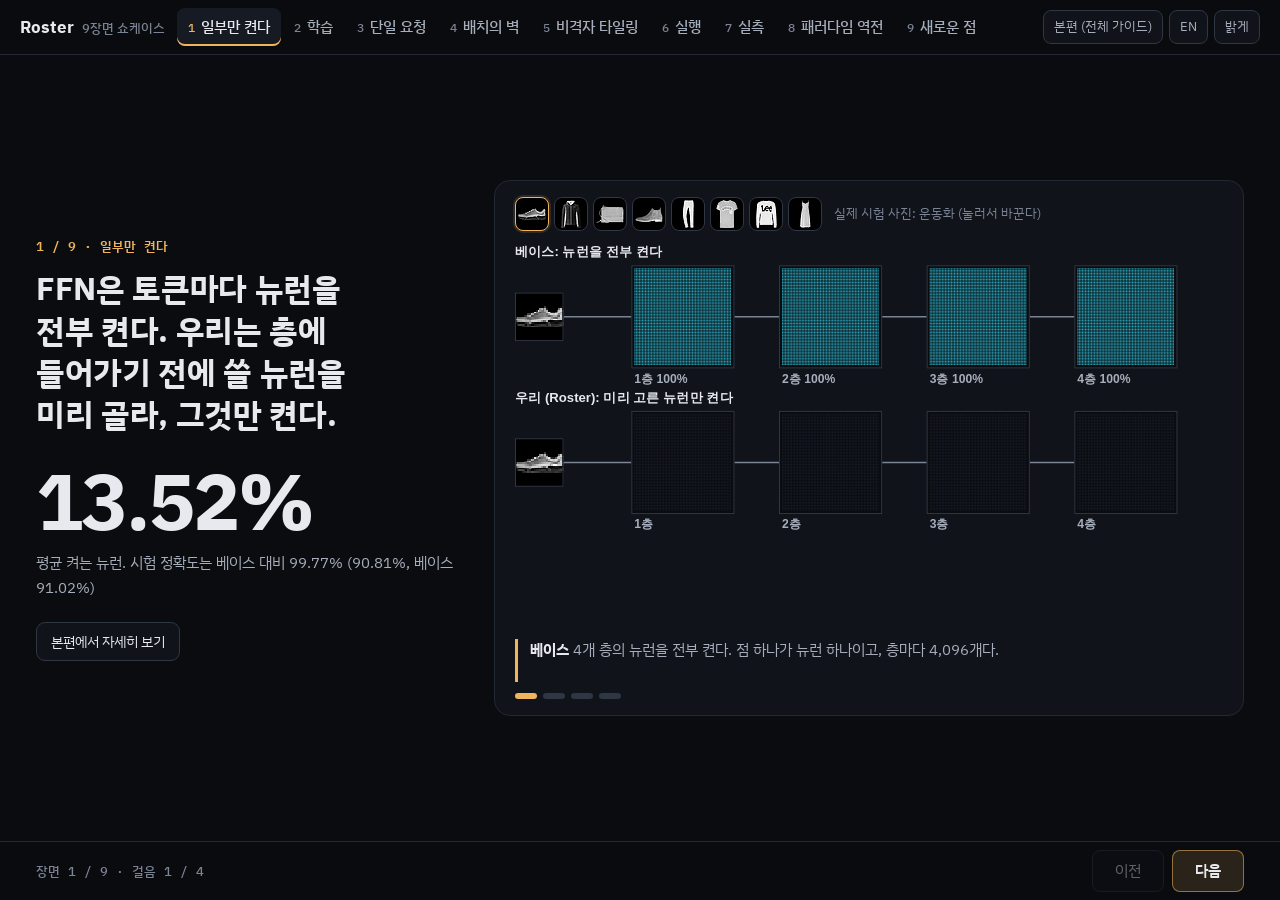
<file: showcase.html>
<!doctype html>
<html lang="ko" data-theme="dark">
<head>
<meta charset="utf-8">
<meta name="viewport" content="width=device-width, initial-scale=1, viewport-fit=cover">
<title>Roster · 쇼케이스</title>
<meta name="description" content="Roster FFN 가속 구조를 장면으로 넘겨 보는 쇼케이스">
<link rel="preconnect" href="https://fonts.googleapis.com"><link rel="preconnect" href="https://fonts.gstatic.com" crossorigin><link rel="stylesheet" href="https://fonts.googleapis.com/css2?family=IBM+Plex+Mono:wght@400;500;600&family=IBM+Plex+Sans+KR:wght@400;500;600;700&display=swap">
<style>
/* Roster v3 · 공통 스타일 (본편 + 쇼케이스)
   의미색: on = 켠 뉴런(1) · ours = 우리 방식/선택 · prior = 기존 방식 · waste = 헛계산(×0)/누락/충돌 */
:root {
  color-scheme: dark;
  --bg: #0a0c10; --bg-2: #10131a; --bg-3: #161a22; --line: #232835; --line-2: #2f3644;
  --fg: #e7e9ee; --fg-2: #a7aebb; --fg-3: #7b8494;
  --on: #57d5e7; --ours: #f0b45c; --prior: #a99bff; --waste: #ff7a9b;
  --f-on: #2aa3b8; --f-ours: #b8881a; --f-prior: #8670ee; --f-waste: #e2507f; --f-base: #4a5263;
  --s-on: rgba(87, 213, 231, .13); --s-ours: rgba(240, 180, 92, .14); --s-prior: rgba(157, 140, 255, .15); --s-waste: rgba(255, 122, 155, .14);
  --off: #1a1f2a; --ink: #fff;
  --sans: "IBM Plex Sans KR", "Apple SD Gothic Neo", "Malgun Gothic", system-ui, sans-serif;
  --mono: "IBM Plex Mono", ui-monospace, Consolas, "IBM Plex Sans KR", "Malgun Gothic", monospace;
  --cw: 36px; --ch: 32px;
}
:root[data-theme="light"] {
  color-scheme: light;
  --bg: #f3f4f7; --bg-2: #ffffff; --bg-3: #eceef2; --line: #dde1e8; --line-2: #c5cbd6;
  --fg: #151922; --fg-2: #444c5c; --fg-3: #687083;
  --on: #0a7f96; --ours: #946500; --prior: #5a45d0; --waste: #c22b55;
  --f-on: #0a93ad; --f-ours: #b98200; --f-prior: #6a55e0; --f-waste: #d1345f; --f-base: #a9b0be;
  --s-on: rgba(10, 147, 173, .11); --s-ours: rgba(185, 130, 0, .13); --s-prior: rgba(106, 85, 224, .11); --s-waste: rgba(209, 52, 95, .10);
  --off: #e7eaef;
}
* { box-sizing: border-box; }
html { scroll-behavior: smooth; scroll-padding-top: 118px; -webkit-text-size-adjust: 100%; }
body { margin: 0; background: var(--bg); color: var(--fg); font: 16px/1.65 var(--sans); -webkit-font-smoothing: antialiased; word-break: keep-all; overflow-wrap: break-word; }
h1, h2, h3, h4, p { margin: 0; }
h1, h2, h3, h4 { letter-spacing: -.01em; text-wrap: balance; }
button { font: inherit; color: inherit; cursor: pointer; }
a { color: var(--on); }
code { font-family: var(--mono); font-size: .9em; background: var(--bg-3); border: 1px solid var(--line); border-radius: 5px; padding: 0 .32em; white-space: nowrap; }
.m { font-family: var(--mono); font-variant-numeric: tabular-nums; }
sup, sub { font-size: .72em; line-height: 0; }
:focus-visible { outline: 2px solid var(--ours); outline-offset: 2px; border-radius: 4px; }
.wrap { max-width: 1080px; margin: 0 auto; padding: 0 16px; }
.c-on { color: var(--on); } .c-ours { color: var(--ours); } .c-prior { color: var(--prior); } .c-waste { color: var(--waste); }

/* 위 막대 */
.bar { position: sticky; top: 0; z-index: 30; background: color-mix(in srgb, var(--bg) 90%, transparent); backdrop-filter: blur(10px); border-bottom: 1px solid var(--line); }
.bar-in { display: flex; align-items: center; gap: 12px; min-height: 54px; flex-wrap: wrap; padding: 6px 0; }
.brand { font-weight: 700; font-size: 17px; white-space: nowrap; }
.brand small { font-weight: 500; font-size: 12.5px; color: var(--fg-3); margin-left: 8px; }
.tabs { display: flex; gap: 2px; flex: 1; overflow-x: auto; scrollbar-width: none; }
.tabs::-webkit-scrollbar { display: none; }
.tab-b { border: 0; background: none; padding: 7px 11px; border-radius: 8px; color: var(--fg-2); white-space: nowrap; font-weight: 500; font-size: 14.5px; }
.tab-b .n { font-family: var(--mono); font-size: 12px; color: var(--fg-3); margin-right: 6px; }
.tab-b:hover { background: var(--bg-3); }
.tab-b.on { background: var(--bg-3); color: var(--fg); box-shadow: inset 0 -2px 0 var(--ours); }
.tab-b.on .n { color: var(--ours); }
.tools { display: flex; gap: 6px; align-items: center; }
.tool { border: 1px solid var(--line-2); background: var(--bg-2); border-radius: 8px; padding: 5px 10px; font-size: 13px; color: var(--fg-2); text-decoration: none; white-space: nowrap; }
.tool:hover { color: var(--fg); border-color: var(--fg-3); }
@media (max-width: 820px) { .tabs { order: 3; flex-basis: 100%; } .brand small { display: none; } .tools { margin-left: auto; } }

/* 고정 지표 띠 */
.kpis { display: grid; grid-template-columns: repeat(4, minmax(0, 1fr)); gap: 10px; margin: 18px 0 6px; }
.kpi { background: var(--bg-2); border: 1px solid var(--line); border-radius: 12px; padding: 12px 14px; }
.kpi .kl { font-size: 12.5px; color: var(--fg-3); }
.kpi .kv { font-size: 24px; font-weight: 650; line-height: 1.25; letter-spacing: -.01em; }
.kpi .kv small { font-size: 13px; font-weight: 500; color: var(--fg-3); }
.kpi .ks { font-size: 12.5px; color: var(--fg-2); }
@media (max-width: 760px) { .kpis { grid-template-columns: repeat(2, minmax(0, 1fr)); } .kpi .kv { font-size: 20px; } }

/* 탭 머리 */
.tab { display: none; padding-bottom: 60px; }
.tab.on { display: block; }
.hero { margin: 22px 0 6px; }
.hero h1 { font-size: 27px; font-weight: 700; }
.hero p { color: var(--fg-2); margin-top: 6px; max-width: 760px; }
.toc { display: flex; flex-wrap: wrap; gap: 6px; margin-top: 14px; }
.toc a { font-size: 13px; text-decoration: none; color: var(--fg-2); border: 1px solid var(--line-2); border-radius: 999px; padding: 3px 11px; background: var(--bg-2); }
.toc a:hover { color: var(--fg); border-color: var(--ours); }

/* 섹션 */
.sec { background: var(--bg-2); border: 1px solid var(--line); border-radius: 14px; padding: 22px; margin: 16px 0; }
.sh { display: flex; align-items: baseline; gap: 10px; margin-bottom: 8px; flex-wrap: wrap; }
.no { font: 600 12px var(--mono); color: var(--ours); background: var(--s-ours); padding: 3px 9px; border-radius: 999px; white-space: nowrap; }
.sec h2 { font-size: 21px; font-weight: 650; }
.sec h3 { font-size: 16.5px; font-weight: 650; margin: 26px 0 6px; padding-top: 18px; border-top: 1px solid var(--line); }
.sec h3 .no { margin-right: 8px; color: var(--on); background: var(--s-on); }
.lead { font-size: 17px; font-weight: 600; line-height: 1.55; margin: 2px 0 12px; }
.sub { color: var(--fg-2); margin: 8px 0; }
.sub b, ul.pts b, .cap b, .card b, .note b { color: var(--fg); }
ul.pts { margin: 10px 0 0; padding-left: 1.15em; color: var(--fg-2); }
ul.pts li { margin: 4px 0; }
ol.pts { margin: 10px 0 0; padding-left: 1.4em; color: var(--fg-2); }
ol.pts li { margin: 4px 0; } ol.pts b { color: var(--fg); }
@media (max-width: 560px) { .sec { padding: 14px; border-radius: 12px; } .hero h1 { font-size: 23px; } .sec h2 { font-size: 19px; } :root { --cw: 28px; --ch: 28px; } }

/* 위젯 틀 */
.w { background: var(--bg); border: 1px solid var(--line); border-radius: 12px; padding: 16px; margin: 14px 0; }
@media (max-width: 560px) { .w { padding: 10px; } }
.w-h { display: flex; align-items: center; gap: 10px; flex-wrap: wrap; margin-bottom: 12px; }
.w-t { font-size: 13px; color: var(--fg-3); font-weight: 500; }
.seg { display: inline-flex; flex-wrap: wrap; gap: 2px; background: var(--bg-3); border: 1px solid var(--line); border-radius: 10px; padding: 3px; }
.seg-b { border: 0; background: none; border-radius: 7px; padding: 5px 12px; font-size: 13.5px; color: var(--fg-2); white-space: nowrap; }
.seg-b:hover { color: var(--fg); }
.seg-b.on { background: var(--bg-2); color: var(--fg); box-shadow: 0 0 0 1px var(--line-2), inset 0 -2px 0 var(--ours); font-weight: 600; }
.stepper { margin: 0 0 14px; }
.st-row { display: flex; align-items: center; justify-content: space-between; gap: 8px; flex-wrap: wrap; }
.st-nav { display: flex; gap: 6px; margin-left: auto; }
.dots { display: flex; gap: 5px; flex-wrap: wrap; }
.dot { width: 26px; height: 26px; border-radius: 50%; border: 1px solid var(--line-2); background: var(--bg-2); font: 500 12px var(--mono); color: var(--fg-3); padding: 0; }
.dot.done { color: var(--fg-2); border-color: var(--fg-3); }
.dot.on { background: var(--ours); border-color: var(--ours); color: #1b1404; font-weight: 700; }
.nav-b { border: 1px solid var(--line-2); background: var(--bg-2); border-radius: 8px; padding: 4px 12px; font-size: 13.5px; }
.nav-b.pri { background: var(--s-ours); border-color: color-mix(in srgb, var(--ours) 55%, transparent); color: var(--fg); font-weight: 600; }
.nav-b:disabled { opacity: .4; cursor: default; }
.cap { margin-top: 10px; padding: 10px 12px; background: var(--bg-2); border: 1px solid var(--line); border-left: 3px solid var(--ours); border-radius: 0 9px 9px 0; color: var(--fg-2); font-size: 15px; min-height: 3.3em; }
.cap b:first-child { display: block; font-size: 13.5px; color: var(--ours); font-weight: 650; }
.legend { display: flex; flex-wrap: wrap; gap: 4px 14px; font-size: 12.5px; color: var(--fg-3); margin-top: 10px; }
.legend i { display: inline-block; width: 11px; height: 11px; border-radius: 3px; margin-right: 5px; vertical-align: -1px; }
.i-one { background: var(--s-on); box-shadow: inset 0 0 0 1px var(--on); } .i-cov { background: var(--f-on); } .i-z { background: var(--f-waste); } .i-off { background: var(--off); box-shadow: inset 0 0 0 1px var(--line-2); }
.i-ours { background: var(--f-ours); } .i-prior { background: var(--f-prior); } .i-base { background: var(--f-base); } .i-miss { box-shadow: inset 0 0 0 2px var(--waste); }

/* 상자 · 칩 · 카드 · 접이식 */
.note { border-left: 3px solid var(--on); background: var(--s-on); padding: 10px 14px; border-radius: 0 10px 10px 0; margin: 12px 0; color: var(--fg-2); font-size: 15px; }
.note.ours { border-color: var(--ours); background: var(--s-ours); }
.note.waste { border-color: var(--waste); background: var(--s-waste); }
.note .nt { display: block; font-weight: 650; color: var(--fg); }
.real { display: flex; flex-wrap: wrap; gap: 7px; align-items: center; margin: 14px 0 0; }
.real .rl { font: 600 12px var(--mono); color: var(--on); margin-right: 2px; white-space: nowrap; }
.chip { border: 1px solid var(--line-2); border-radius: 999px; padding: 2px 11px; font-size: 13.5px; color: var(--fg-2); background: var(--bg); }
.chip b { color: var(--fg); font-family: var(--mono); font-weight: 600; }
.cards { display: grid; grid-template-columns: repeat(auto-fit, minmax(220px, 1fr)); gap: 10px; margin: 12px 0; }
.card { background: var(--bg); border: 1px solid var(--line); border-radius: 12px; padding: 14px; }
.card h4 { font-size: 15px; font-weight: 650; margin-bottom: 4px; }
.card p { color: var(--fg-2); font-size: 14.5px; line-height: 1.55; }
.card .big { font-size: 26px; font-weight: 650; line-height: 1.2; }
.big .sm, .kv .sm { font-size: 15px; font-weight: 500; color: var(--fg-3); }
.card .tag { font: 600 11.5px var(--mono); color: var(--ours); display: block; margin-bottom: 4px; }
.card.me { border-color: color-mix(in srgb, var(--ours) 50%, transparent); background: var(--s-ours); }
details.fold { border: 1px solid var(--line); border-radius: 10px; margin: 12px 0 0; background: var(--bg); }
details.fold > summary { cursor: pointer; padding: 9px 14px; color: var(--fg-2); font-weight: 500; font-size: 14.5px; list-style: none; }
details.fold > summary::-webkit-details-marker { display: none; }
details.fold > summary::before { content: "+"; font-family: var(--mono); color: var(--ours); margin-right: 9px; font-weight: 700; }
details.fold[open] > summary::before { content: "−"; }
details.fold > summary:hover { color: var(--fg); }
.fold-b { padding: 2px 14px 14px; color: var(--fg-2); font-size: 15px; }
.fold-b p { margin: 8px 0; } .fold-b ul, .fold-b ol { padding-left: 1.2em; margin: 8px 0; } .fold-b li { margin: 4px 0; }
.fold-b strong, .fold-b b { color: var(--fg); } .fold-b h4 { margin: 16px 0 6px; color: var(--fg); font-size: 15px; }
.frac { display: inline-flex; flex-direction: column; vertical-align: middle; text-align: center; font-size: .88em; line-height: 1.25; margin: 0 .25em; }
.frac > span:first-child { border-bottom: 1px solid currentColor; padding: 0 .4em 1px; } .frac > span:last-child { padding: 1px .4em 0; }
.eq { font-family: var(--mono); font-size: 14.5px; color: var(--fg); background: var(--bg-3); border-radius: 8px; padding: 9px 12px; margin: 10px 0; overflow-x: auto; white-space: nowrap; }

/* 표 */
.tw { overflow-x: auto; margin: 12px 0; border: 1px solid var(--line); border-radius: 10px; background: var(--bg); }
table { border-collapse: collapse; width: 100%; font-size: 14px; line-height: 1.5; }
th, td { padding: 7px 10px; border-bottom: 1px solid var(--line); text-align: left; vertical-align: top; }
th { background: var(--bg-3); color: var(--fg-2); font-weight: 600; font-size: 13px; }
td { color: var(--fg-2); } td strong, td b { color: var(--fg); }
tr:last-child td { border-bottom: 0; }
td code, th code { font-size: .88em; background: none; border: 0; padding: 0; color: var(--fg); white-space: nowrap; }
tr.me td { background: var(--s-ours); } tr.me td:first-child { box-shadow: inset 3px 0 0 var(--ours); }
td.mk-ok { color: var(--on); font-weight: 700; } td.mk-no { color: var(--waste); } td.mk-mid { color: var(--ours); }
td:first-child code { white-space: normal; }

/* 6×8 표와 틀 */
.gw { display: grid; gap: 14px; grid-template-columns: minmax(0, 1fr); align-items: start; }
@media (min-width: 880px) { .gw.two { grid-template-columns: max-content minmax(0, 1fr); } }
.gx { overflow-x: auto; padding: 3px; }
.g { display: grid; gap: 3px; width: max-content; }
.g .hd { font: 500 11.5px var(--mono); color: var(--fg-3); display: flex; align-items: flex-end; justify-content: center; white-space: nowrap; }
.g .bh { font: 500 11px var(--sans); color: var(--fg-3); text-align: center; border-bottom: 1px solid var(--line-2); padding-bottom: 2px; white-space: nowrap; overflow: hidden; }
.g .rl { font: 500 12px var(--mono); color: var(--fg-2); display: flex; align-items: center; justify-content: flex-end; padding-right: 8px; white-space: nowrap; }
.g .rl small { color: var(--fg-3); margin-left: 4px; font-size: 11px; }
.g .wl { background: var(--ours); border-radius: 2px; width: 3px; justify-self: center; }
.g .zl { font: 600 11px var(--sans); color: var(--ours); text-align: center; white-space: nowrap; }
.c { width: var(--cw); height: var(--ch); border-radius: 6px; display: flex; align-items: center; justify-content: center; font: 500 13px var(--mono); background: var(--off); color: var(--fg-3); transition: background .25s, opacity .25s, box-shadow .25s; position: relative; }
.c.one { background: var(--s-on); color: var(--on); box-shadow: inset 0 0 0 1px color-mix(in srgb, var(--on) 50%, transparent); }
.c.cov { background: var(--f-on); color: var(--ink); box-shadow: none; font: 600 16px/1 var(--sans); }
.c.z { background: var(--f-waste); color: var(--ink); font-size: 11px; }
.c.miss { background: none; box-shadow: inset 0 0 0 2px var(--waste); color: var(--waste); font-size: 10.5px; font-family: var(--sans); }
.c.cur { z-index: 1; }
.g .tf { margin: -2px; border: 1.5px solid var(--fg-2); border-radius: 8px; pointer-events: none; z-index: 2; transition: opacity .25s; }
.g .tf.cur { border: 2px solid var(--ours); }
.g .tf.dim { opacity: .3; }
.legend i.i-frame { background: none; box-shadow: inset 0 0 0 1.5px var(--fg-2); }
.c.dim { opacity: .5; }
.c.star { background: var(--s-ours); color: var(--ours); box-shadow: inset 0 0 0 1px var(--ours); font-size: 12px; }
.tl { display: grid; gap: 6px; align-content: start; }
.ti { display: grid; grid-template-columns: auto minmax(0, 1fr); gap: 10px; align-items: center; border: 1px solid var(--line); border-radius: 9px; padding: 6px 9px; font-size: 13.5px; color: var(--fg-2); background: var(--bg-2); cursor: default; }
.ti.cur { border-color: var(--ours); background: var(--s-ours); }
.ti b { color: var(--fg); font-weight: 600; }
.ti .tz { font: 600 11.5px var(--mono); padding: 1px 6px; border-radius: 5px; background: var(--s-on); color: var(--on); margin-left: 6px; white-space: nowrap; }
.ti .tz.bad { background: var(--s-waste); color: var(--waste); }
.ti .tn { display: block; font-size: 12.5px; color: var(--fg-3); }
.mt { display: grid; gap: 2px; }
.mt i { width: 15px; height: 13px; border-radius: 3px; background: var(--f-on); display: block; }
.mt i.z { background: var(--f-waste); } .mt i.p { background: var(--off); box-shadow: inset 0 0 0 1px var(--line-2); }
.sb { display: grid; grid-template-columns: repeat(auto-fit, minmax(104px, 1fr)); gap: 8px; margin-top: 12px; }
.sv { background: var(--bg-2); border: 1px solid var(--line); border-radius: 9px; padding: 7px 10px; }
.sv span { display: block; font-size: 12px; color: var(--fg-3); }
.sv b { font: 600 18px var(--mono); color: var(--fg); }
.sv.bad b { color: var(--waste); } .sv.good b { color: var(--on); }
.sv small { font-size: 12px; color: var(--fg-3); margin-left: 4px; font-family: var(--mono); }

/* 출석부 표 (4 중심점 × 8 뉴런) */
.rt { display: grid; gap: 3px; width: max-content; }
.rt .hd, .rt .bh, .rt .rl { font: 500 12px var(--mono); color: var(--fg-3); display: flex; align-items: center; justify-content: center; white-space: nowrap; }
.rt .bh { font: 500 11px var(--sans); border-bottom: 1px solid var(--line-2); padding-bottom: 2px; }
.rt .bh.hot { color: var(--waste); border-color: var(--waste); font-weight: 600; }
.rt .rl { justify-content: flex-end; padding-right: 8px; color: var(--fg-2); }
.rt .fam { display: flex; align-items: center; justify-content: center; padding: 0 9px; margin-right: 5px; border: 1px solid var(--line-2); border-radius: 8px; background: var(--bg-3); font: 600 12px var(--sans); color: var(--fg-2); white-space: nowrap; }
.rt .rl small { color: var(--fg-3); margin-left: 5px; font-size: 11px; }
.rt .rl.sel, .rt .kc.sel { color: var(--ours); }
.rt .kc { font: 600 12.5px var(--mono); color: var(--fg-2); display: flex; align-items: center; padding-left: 8px; white-space: nowrap; }
.rt .kc small { color: var(--waste); margin-left: 5px; font-weight: 500; }
.rc { width: calc(var(--cw) + 8px); height: var(--ch); border-radius: 6px; display: flex; align-items: center; justify-content: center; font: 500 13px var(--mono); background: var(--off); color: var(--fg-3); transition: background .3s, color .3s, box-shadow .3s; }
.rc.on { background: var(--s-on); color: var(--on); box-shadow: inset 0 0 0 1px color-mix(in srgb, var(--on) 45%, transparent); font-weight: 600; }
.rc.solid { background: var(--f-on); color: var(--ink); box-shadow: none; }
.rc.up { box-shadow: inset 0 0 0 2px var(--ours); color: var(--ours); background: var(--s-ours); }
.rc.down { box-shadow: inset 0 0 0 2px var(--waste); color: var(--waste); background: var(--s-waste); }
.rc.hi { outline: 2px solid var(--ours); outline-offset: 1px; }
.rt-row { cursor: pointer; }
@media (max-width: 560px) { .rc { width: calc(var(--cw) + 2px); font-size: 11.5px; } }

/* 막대 목록 · 꺾은선 */
.bl { display: grid; grid-template-columns: max-content minmax(0, 1fr); gap: 7px 12px; align-items: center; margin: 10px 0; }
.bl .lb { font-size: 13.5px; color: var(--fg-2); text-align: right; max-width: 230px; line-height: 1.3; }
.bl .lb.me { color: var(--fg); font-weight: 600; }
.bl .tr { display: flex; align-items: center; gap: 8px; min-width: 0; }
.bl .br { height: 14px; border-radius: 0 4px 4px 0; background: var(--f-base); min-width: 2px; flex: none; transition: width .5s cubic-bezier(.2, .7, .2, 1); }
.bl .br.ours { background: var(--f-ours); } .bl .br.prior { background: var(--f-prior); } .bl .br.on { background: var(--f-on); } .bl .br.waste { background: var(--f-waste); }
.bl .vl { font: 500 13px var(--mono); color: var(--fg); white-space: nowrap; }
.bl .vl small { color: var(--fg-3); font-size: 12px; margin-left: 4px; }
.bl-t { font-size: 13px; color: var(--fg-3); margin: 14px 0 0; }
@media (max-width: 560px) { .bl .lb { max-width: 118px; font-size: 12.5px; } .bl .tr { flex-wrap: wrap; row-gap: 1px; } .bl .vl { white-space: normal; } }
.lc text { font-family: var(--mono); font-size: 11.5px; fill: var(--fg-3); }
.lc .ax { stroke: var(--line-2); stroke-width: 1; }
.lc .gl { stroke: var(--line); stroke-width: 1; }
.lc .ln { fill: none; stroke-width: 2; stroke-linejoin: round; stroke-linecap: round; }
.lc .pt { stroke: var(--bg); stroke-width: 2; }
.lc .el { fill: var(--fg); font-size: 12px; }
#tip { position: fixed; z-index: 99; pointer-events: none; background: var(--bg-3); color: var(--fg); border: 1px solid var(--line-2); border-radius: 8px; padding: 6px 10px; font-size: 12.5px; line-height: 1.45; max-width: 260px; box-shadow: 0 6px 20px rgba(0, 0, 0, .35); opacity: 0; transition: opacity .12s; }
#tip.on { opacity: 1; }

/* 좌표 평면 */
.pl { width: 100%; max-width: 620px; display: block; margin: 0 auto; user-select: none; }
.pl .ax { stroke: var(--line-2); stroke-width: 1; }
.pl .tk { font: 500 11px var(--mono); fill: var(--fg-3); }
.pl .rg { fill: var(--fg-3); fill-opacity: .05; stroke: var(--line-2); stroke-width: 1; transition: fill-opacity .3s; }
.pl .rg.win { fill: var(--ours); fill-opacity: .12; stroke: var(--ours); }
.pl .lk { stroke: var(--fg-3); stroke-width: 1.2; stroke-dasharray: 3 3; }
.pl .lk.win { stroke: var(--ours); stroke-width: 2; stroke-dasharray: none; }
.pl .tok { fill: var(--fg-3); stroke: var(--bg); stroke-width: 2; }
.pl .cld { fill: var(--fg-3); fill-opacity: .5; }
.pl .lk.thin { stroke-width: .8; stroke-dasharray: none; stroke-opacity: .5; }
.km-st { display: flex; align-items: center; gap: 12px; flex-wrap: wrap; min-height: 34px; margin-top: 6px; font-size: 14.5px; color: var(--fg-2); }
.km-st b { color: var(--ours); margin-right: 4px; }
.pl .tl2 { font: 500 11.5px var(--mono); fill: var(--fg-2); }
.pl .cen circle { fill: var(--fg); stroke: var(--bg); stroke-width: 2.5; }
.pl .cen text { font: 700 12.5px var(--mono); fill: var(--bg); text-anchor: middle; }
.pl .cen.win circle { fill: var(--ours); } .pl .cen.win text { fill: #1b1404; }
.legend i.rd { border-radius: 50%; } .legend i.rd-tok { width: 8px; height: 8px; background: var(--fg-3); } .legend i.rd-cen { width: 13px; height: 13px; background: var(--fg); } .legend i.rd-win { width: 13px; height: 13px; background: var(--ours); }
.pl .cen { transition: transform .7s cubic-bezier(.2, .7, .2, 1); }
.pl .nw { fill: var(--ours); stroke: var(--bg); stroke-width: 2; cursor: grab; touch-action: none; }
.pl .dl { font: 600 11.5px var(--mono); fill: var(--fg-2); paint-order: stroke; stroke: var(--bg); stroke-width: 3px; }
.pl .dl.win { fill: var(--ours); }
.pl .wm { font: 700 34px var(--mono); fill: var(--fg-3); fill-opacity: .16; text-anchor: middle; }

/* 숫자 행렬곱 */
.mx { display: flex; flex-wrap: wrap; gap: 10px 18px; align-items: flex-start; }
.mxb { display: grid; gap: 4px; }
.mxb > .mxt { font-size: 12.5px; color: var(--fg-3); font-weight: 500; }
.mxg { display: grid; gap: 3px; width: max-content; }
.mxg .hd, .mxg .rl { font: 500 11.5px var(--mono); color: var(--fg-3); display: flex; align-items: center; justify-content: center; white-space: nowrap; }
.mxg .rl { justify-content: flex-end; padding-right: 6px; }
.mc { min-width: 44px; height: 40px; padding: 0 6px; border-radius: 6px; display: flex; flex-direction: column; align-items: center; justify-content: center; line-height: 1.15; font: 500 13.5px var(--mono); background: var(--off); color: var(--fg-2); position: relative; transition: background .2s, box-shadow .2s; white-space: nowrap; }
.mc.t1 { background: var(--f-on); color: var(--ink); }
.mc.t2 { background: color-mix(in srgb, var(--f-on) 48%, var(--bg)); color: var(--fg); box-shadow: inset 0 0 0 1px var(--f-on); }
.mc.no { color: var(--fg-3); }
.mc.pick { cursor: pointer; }
.mc.sel { outline: 2px solid var(--ours); outline-offset: 1px; z-index: 1; }
.mc.src { box-shadow: inset 0 0 0 2px var(--ours); color: var(--fg); }
.mc.hit { background: var(--f-waste); color: var(--ink); }
.mc small { font: 600 9.5px/1.2 var(--sans); opacity: .88; }
.mxop { align-self: center; font: 500 18px var(--mono); color: var(--fg-3); padding-top: 18px; }

/* 흐름 · 타임라인 */
.flow { display: grid; gap: 8px; margin: 12px 0; }
.fl { display: grid; grid-template-columns: 110px minmax(0, 1fr); gap: 10px; align-items: center; font-size: 13px; color: var(--fg-2); }
.fl .ft { text-align: right; font-weight: 600; color: var(--fg); font-size: 13px; }
.fl .trk { position: relative; height: 30px; background: var(--bg-2); border: 1px solid var(--line); border-radius: 7px; overflow: hidden; }
.fl .blk { position: absolute; top: 3px; bottom: 3px; border-radius: 0 4px 4px 0; display: flex; align-items: center; padding: 0 8px; font: 500 12px var(--sans); color: var(--ink); white-space: nowrap; overflow: hidden; transition: left .5s, width .5s; }
.blk.gpu { background: var(--f-base); } .blk.cpu { background: var(--f-ours); } .blk.ffn { background: var(--f-on); } .blk.pre { background: var(--f-prior); }
.fl .out { position: absolute; top: 0; bottom: 0; display: flex; align-items: center; font: 500 12px var(--mono); color: var(--fg-2); white-space: nowrap; padding-left: 8px; transition: left .5s; }
@media (max-width: 560px) { .fl { grid-template-columns: 74px minmax(0, 1fr); } .fl .ft { font-size: 12px; } }
.tline { display: grid; grid-template-columns: repeat(4, minmax(0, 1fr)); gap: 8px; margin: 12px 0; }
.tline a { text-decoration: none; background: var(--bg); border: 1px solid var(--line); border-radius: 11px; padding: 11px 12px; color: var(--fg-2); font-size: 13.5px; line-height: 1.45; position: relative; }
.tline a:hover { border-color: var(--ours); }
.tline a b { display: block; color: var(--fg); font-size: 14.5px; }
.tline a .tm { font: 600 13px var(--mono); color: var(--ours); display: block; margin-top: 4px; }
.tline a .who { font: 600 11px var(--mono); color: var(--on); display: block; }
@media (max-width: 760px) { .tline { grid-template-columns: repeat(2, minmax(0, 1fr)); } }
.diag { display: grid; gap: 6px; justify-items: center; margin: 12px 0; }
.diag .bx { width: 100%; max-width: 780px; background: var(--bg); border: 1px solid var(--line-2); border-radius: 12px; padding: 12px 14px; transition: opacity .3s, border-color .3s; }
.diag .bx h4 { font-size: 15px; } .diag .bx h4 .no { margin-right: 8px; }
.diag .bx ul { margin: 6px 0 0; padding-left: 1.1em; color: var(--fg-2); font-size: 14px; } .diag .bx li { margin: 2px 0; }
.diag .bx.off { opacity: .35; border-style: dashed; }
.diag .bx.broken { border-color: var(--waste); background: var(--s-waste); }
.diag .ar { font: 500 18px var(--mono); color: var(--fg-3); line-height: 1; }
.rows8 { display: grid; gap: 4px; margin: 6px 0; }
.r8 { display: grid; grid-template-columns: 34px minmax(0, 1fr) minmax(0, 1fr); gap: 6px; align-items: center; font-size: 13px; }
.r8 .nm { font: 600 12.5px var(--mono); color: var(--fg-2); text-align: right; }
.r8 .st { border-radius: 6px; padding: 4px 9px; background: var(--off); color: var(--fg-3); white-space: nowrap; overflow: hidden; text-overflow: ellipsis; transition: background .3s, color .3s; }
.r8 .st.read { background: var(--f-on); color: var(--ink); } .r8 .st.wst { background: var(--f-waste); color: var(--ink); } .r8 .st.use { background: var(--f-on); color: var(--ink); }
.lanes { display: grid; grid-template-columns: minmax(0, 1fr) auto minmax(0, 1fr); gap: 10px; align-items: center; margin: 10px 0; }
.lane { display: grid; gap: 4px; }
.lane .lt { font-size: 12.5px; color: var(--fg-3); font-weight: 500; margin-bottom: 2px; }
.ln1 { display: flex; gap: 8px; align-items: center; background: var(--bg-2); border: 1px solid var(--line); border-radius: 7px; padding: 4px 9px; font: 500 13px var(--mono); color: var(--fg-2); transition: background .3s; }
.ln1 b { color: var(--fg); } .ln1 small { color: var(--fg-3); margin-left: auto; font-family: var(--sans); font-size: 11.5px; }
.ln1.sp { margin-top: 9px; }
.lanes .mid { font: 500 20px var(--mono); color: var(--fg-3); }
@media (max-width: 620px) { .lanes { grid-template-columns: minmax(0, 1fr); } .lanes .mid { transform: rotate(90deg); justify-self: center; } }
.lad { display: flex; align-items: flex-end; gap: 14px; flex-wrap: wrap; margin: 12px 0; }
.lad .lz { display: grid; gap: 5px; justify-items: center; font-size: 12px; color: var(--fg-3); text-align: center; }
.lad .lz i { display: block; background: var(--s-on); border: 1.5px solid var(--f-on); border-radius: 4px; }
.lad .lz b { font: 600 12.5px var(--mono); color: var(--fg); }
.swt { display: flex; flex-wrap: wrap; gap: 8px; margin: 10px 0; }
.sw { border: 1px solid var(--line-2); background: var(--bg-2); border-radius: 9px; padding: 6px 12px; font-size: 13.5px; color: var(--fg-2); }
.sw.on { border-color: var(--waste); background: var(--s-waste); color: var(--fg); font-weight: 600; }
.gw.half { grid-template-columns: minmax(0, 1fr); }
@media (min-width: 880px) { .gw.half { grid-template-columns: minmax(0, 1.35fr) minmax(0, 1fr); } }
.pfs { display: grid; gap: 6px; width: max-content; }
.pf-row { display: grid; grid-template-columns: 70px auto; align-items: end; gap: 8px; transition: opacity .25s; }
.pf-row.dim { opacity: .28; }
.pf-l { font-size: 12.5px; font-weight: 500; color: var(--fg-2); text-align: right; padding-bottom: 17px; white-space: nowrap; }
.pf { display: grid; grid-template-columns: repeat(8, var(--cw)); gap: 3px; align-items: end; }
.pf-c { display: grid; justify-items: center; gap: 2px; }
.pf-c i { display: block; width: 14px; background: var(--f-on); border-radius: 3px 3px 0 0; }
.pf-c span { font: 500 11.5px var(--mono); color: var(--fg-2); }
.pf-c.hd span { color: var(--fg-3); }
.r8h { font-size: 12px; color: var(--fg-3); font-weight: 500; }
.rows8.tight .r8 { grid-template-columns: 34px minmax(0, 132px) minmax(0, 168px); }
.rows8.mid .r8 { grid-template-columns: 34px minmax(0, 280px) minmax(0, 280px); }
.rows8.tight .st, .rows8.mid .st { text-align: center; }
.gw.two > .side > .sb { margin-top: 0; grid-template-columns: minmax(0, 1fr); }
@media (max-width: 879px) { .gw.two > .side > .sb { grid-template-columns: repeat(auto-fit, minmax(104px, 1fr)); } }
.pdg { display: grid; gap: 12px; }
.pln { border: 1px solid var(--line-2); border-left-width: 4px; border-radius: 12px; padding: 12px; background: var(--bg); transition: opacity .3s; }
.pln.old { border-left-color: var(--f-prior); } .pln.new { border-left-color: var(--f-ours); }
.pln.dim { opacity: .3; }
.pln-h { font-weight: 650; font-size: 15px; margin-bottom: 9px; color: var(--fg); }
.pln-h span { font: 600 11.5px var(--mono); margin-right: 9px; padding: 2px 9px; border-radius: 999px; white-space: nowrap; }
.pln.old .pln-h span { background: var(--s-prior); color: var(--prior); } .pln.new .pln-h span { background: var(--s-ours); color: var(--ours); }
.pfl { display: grid; grid-template-columns: minmax(0, 1fr) auto minmax(0, 1fr) auto minmax(0, 1fr); gap: 8px; align-items: stretch; }
.pbx { background: var(--bg-2); border: 1px solid var(--line); border-radius: 10px; padding: 10px 11px; font-size: 13.5px; line-height: 1.5; color: var(--fg-2); }
.pbx b { display: block; color: var(--fg); font-size: 14.5px; margin-bottom: 3px; }
.pbx .pn { font: 600 12px var(--sans); color: var(--fg-3); display: block; }
.par { align-self: center; font: 500 18px var(--mono); color: var(--fg-3); }
.pstrips { display: grid; gap: 3px; margin-top: 8px; }
.pstrip { display: flex; align-items: center; gap: 7px; font: 500 11px var(--mono); color: var(--fg-3); }
.pstrip span { width: 16px; }
.pstrip .cells { display: grid; grid-template-columns: repeat(8, 11px); gap: 2px; }
.pstrip i { height: 10px; border-radius: 2px; background: var(--off); box-shadow: inset 0 0 0 1px var(--line-2); display: block; }
.pstrip i.o { background: var(--f-on); box-shadow: none; }
.pdg-foot { color: var(--fg-2); font-size: 14.5px; } .pdg-foot b { color: var(--fg); }
@media (max-width: 720px) { .pfl { grid-template-columns: minmax(0, 1fr); } .par { transform: rotate(90deg); justify-self: center; } }
.foot { color: var(--fg-3); font-size: 13px; margin: 30px 0 40px; text-align: center; }
@media (prefers-reduced-motion: reduce) { * { transition: none !important; animation: none !important; } html { scroll-behavior: auto; } }

/* Roster v3 · 쇼케이스 전용 (base.css 위에 얹는다) */
.wrap { max-width: 1240px; }
body { padding-bottom: 58px; }
.sc { display: none; }
.sc.on { min-height: calc(100vh - 56px - 58px); display: grid; grid-template-columns: minmax(0, .72fr) minmax(0, 1.28fr); gap: 36px; align-items: center; padding: 12px 0; }
.sc .eb { font: 600 13px var(--mono); color: var(--ours); }
.sc h2 { font-size: clamp(22px, 2.5vw, 32px); font-weight: 650; line-height: 1.32; margin-top: 10px; }
.sc .bign { font-size: clamp(48px, 6.2vw, 84px); font-weight: 700; line-height: 1; letter-spacing: -.025em; margin-top: 26px; }
.sc .bigs { color: var(--fg-2); font-size: 15px; margin-top: 10px; max-width: 420px; }
.sc .more { display: inline-block; margin-top: 22px; font-size: 14px; text-decoration: none; color: var(--fg); border: 1px solid var(--line-2); border-radius: 9px; padding: 7px 14px; background: var(--bg-2); }
.sc .more:hover { border-color: var(--ours); }
.sc .more.cta { background: var(--f-ours); border-color: var(--f-ours); color: #fff; font-weight: 600; }
.stage { background: var(--bg-2); border: 1px solid var(--line); border-radius: 16px; padding: 16px 20px; min-height: 360px; display: grid; align-content: center; gap: 11px; min-width: 0; }
.stage .pl { max-width: 470px; }
.stage .sb { margin-top: 0; }
.stage .legend { margin-top: 0; }
.stage .gx { display: grid; justify-content: center; }
.stage .mx { gap: 8px 10px; justify-content: center; }
.stage .mc { min-width: 32px; height: 34px; }
.stage .mxb > .mxt { max-width: 140px; }
.scap { color: var(--fg-2); font-size: 15px; min-height: 2.9em; line-height: 1.45; border-left: 3px solid var(--ours); padding-left: 12px; }
.scap b { color: var(--fg); }
.sdots { display: flex; gap: 6px; align-items: center; }
.sdots button { width: 22px; height: 6px; border-radius: 3px; border: 0; background: var(--line-2); padding: 0; }
.sdots button.on { background: var(--ours); }
.sctl { position: fixed; left: 0; right: 0; bottom: 0; z-index: 25; background: color-mix(in srgb, var(--bg) 92%, transparent); backdrop-filter: blur(10px); border-top: 1px solid var(--line); }
.sctl-in { display: flex; align-items: center; justify-content: space-between; gap: 12px; height: 58px; }
.sctl .pg { font: 500 13px var(--mono); color: var(--fg-3); }
.sctl .btns { display: flex; gap: 8px; }
.sctl .nav-b { padding: 8px 22px; font-size: 15px; }
.mtr { display: grid; grid-template-columns: max-content minmax(0, 1fr) max-content; gap: 10px 12px; align-items: center; }
.mtr .ml { font-size: 14px; color: var(--fg-2); }
.mtr .mt2 { height: 18px; background: var(--bg-3); border-radius: 4px; overflow: hidden; }
.mtr .mf { height: 100%; background: var(--f-on); border-radius: 0 4px 4px 0; transition: width 1.1s cubic-bezier(.2, .7, .2, 1); }
.mtr .mv { font: 600 14px var(--mono); color: var(--fg); min-width: 58px; text-align: right; }
.n8 { display: grid; grid-template-columns: repeat(8, minmax(0, 1fr)); gap: 5px; }
.n8 div { height: 34px; border-radius: 7px; display: flex; align-items: center; justify-content: center; font: 600 12.5px var(--mono); background: var(--off); color: var(--fg-3); transition: background .3s, color .3s; }
.n8 div.on { background: var(--f-on); color: var(--ink); }
.n8t { font-size: 12.5px; color: var(--fg-3); }
.stage .diag .bx { padding: 10px 14px; }
.stage .diag .bx p { color: var(--fg-2); font-size: 14px; margin-top: 2px; }
.srow { display: flex; gap: 8px; flex-wrap: wrap; }
.nrow { display: flex; align-items: center; gap: 12px; flex-wrap: wrap; }
.nchips { display: flex; flex-wrap: wrap; gap: 5px; }
.nchip { display: inline-flex; border: 1.5px solid var(--line-2); background: #000; border-radius: 8px; padding: 2px; }
.nchip img { border-radius: 5px; image-rendering: pixelated; display: block; background: #000; }
.nchip.on { border-color: var(--ours); box-shadow: 0 0 0 2px var(--s-ours); }
.netcv { width: 100%; display: block; }
.netbars { min-height: 66px; }
.netbars .bl { margin: 4px 0 0; gap: 4px 12px; }
.netbars .bl-t { margin: 0; }
.pdg.compact { gap: 9px; }
.pdg.compact .pln { padding: 9px 11px; }
.pdg.compact .pln-h { margin-bottom: 6px; font-size: 14.5px; }
.pdg.compact .pbx { padding: 8px 10px; line-height: 1.42; }
.stage .pbx { font-size: 13px; } .stage .pln { background: var(--bg); }
@media (max-width: 560px) { .stage { --cw: 24px; } .stage .rt .kc { display: none; } .stage .rt .fam { padding: 0 5px; margin-right: 3px; font-size: 11px; } }
@media (max-width: 1040px) {
  .sc.on { grid-template-columns: minmax(0, 1fr); min-height: 0; gap: 20px; padding: 16px 0 24px; align-items: start; }
  .sc .bign { margin-top: 14px; }
  .stage { padding: 14px; min-height: 0; }
}

</style>
</head>
<body>
<header class="bar"><div class="wrap bar-in">
  <div class="brand">Roster<small id="sc-sub"></small></div>
  <nav class="tabs" id="sc-tabs" role="tablist" aria-label="장면 목차"></nav>
  <div class="tools">
    <a class="tool" id="sc-full" href="index.html"></a>
    <button type="button" class="tool" id="sc-lang" aria-label="언어 / Language">EN</button>
    <button type="button" class="tool" data-theme-btn>밝게</button>
  </div>
</div></header>
<main class="wrap" id="scenes" data-viz="index.html"></main>
<div class="sctl"><div class="wrap sctl-in">
  <span class="pg" id="sc-pg" aria-live="polite"></span>
  <div class="btns"><button type="button" class="nav-b" id="sc-prev"></button><button type="button" class="nav-b pri" id="sc-next"></button></div>
</div></div>

<script>
'use strict';
/* Roster v3 · 공통 도구: DOM 만들기, 스위치, 걸음 버튼, 막대·꺾은선, 도움말 풍선 */
const $ = (q, r = document) => r.querySelector(q);
const $$ = (q, r = document) => Array.from(r.querySelectorAll(q));
const NS = 'http://www.w3.org/2000/svg';
const REDUCED = window.matchMedia && window.matchMedia('(prefers-reduced-motion: reduce)').matches;
let LANG = 'ko';
const L = (ko, en) => (LANG === 'en' && en != null ? en : ko);

function mk(ns, tag, attrs, kids) {
  const e = ns ? document.createElementNS(ns, tag) : document.createElement(tag);
  if (attrs) for (const k in attrs) {
    const v = attrs[k];
    if (v == null || v === false) continue;
    if (k === 'html') e.innerHTML = v;
    else if (k === 'text') e.textContent = v;
    else if (k === 'class') e.setAttribute('class', v);
    else if (k === 'style' && typeof v === 'object') Object.assign(e.style, v);
    else if (k.startsWith('on') && typeof v === 'function') e.addEventListener(k.slice(2), v);
    else e.setAttribute(k, v === true ? '' : v);
  }
  for (const k of kids.flat(9)) if (k != null && k !== false) e.append(k.nodeType ? k : document.createTextNode(String(k)));
  return e;
}
const h = (tag, attrs, ...kids) => mk(null, tag, attrs, kids);
const s = (tag, attrs, ...kids) => mk(NS, tag, attrs, kids);
const CIRC = ['①', '②', '③', '④', '⑤', '⑥', '⑦', '⑧', '⑨', '⑩', '⑪', '⑫'];
const fmt = (v, d = 1) => Number(v).toLocaleString('en-US', { minimumFractionDigits: d, maximumFractionDigits: d });

/* 자리 바꿈을 부드럽게 (FLIP) */
function flip(els, mutate, ms = 480) {
  if (REDUCED) { mutate(); return; }
  const a = els.map(e => e.getBoundingClientRect());
  mutate();
  els.forEach((e, i) => {
    const b = e.getBoundingClientRect();
    const dx = a[i].left - b.left, dy = a[i].top - b.top;
    if ((dx || dy) && e.animate) e.animate([{ transform: `translate(${dx}px,${dy}px)` }, { transform: 'none' }], { duration: ms, easing: 'cubic-bezier(.2,.7,.2,1)' });
  });
}

/* 스위치: opts = [{k, t}] */
function seg(opts, onChange, label) {
  let cur = -1;
  const btns = opts.map((o, i) => h('button', { type: 'button', class: 'seg-b', role: 'tab', html: o.t, onclick: () => el.set(i) }));
  const el = h('div', { class: 'seg', role: 'tablist', 'aria-label': label || '' }, btns);
  el.set = (i) => {
    if (i === cur) return;
    cur = i;
    btns.forEach((b, j) => { b.classList.toggle('on', j === i); b.setAttribute('aria-selected', j === i ? 'true' : 'false'); });
    onChange(opts[i].k, i);
  };
  el.cur = () => cur;
  el.n = opts.length;
  return el;
}

/* 걸음 버튼: steps = [{t: 제목, d: 한 문장}] */
function stepper(steps, onStep) {
  let cur = -1;
  const cap = h('div', { class: 'cap', 'aria-live': 'polite' });
  const dots = steps.map((st, i) => h('button', { type: 'button', class: 'dot', 'aria-label': L('걸음 ', 'Step ') + (i + 1), text: String(i + 1), onclick: () => el.go(i) }));
  const prev = h('button', { type: 'button', class: 'nav-b', text: L('이전', 'Back'), onclick: () => el.go(cur - 1) });
  const next = h('button', { type: 'button', class: 'nav-b pri', text: L('다음', 'Next'), onclick: () => el.go(cur + 1) });
  const el = h('div', { class: 'stepper' }, h('div', { class: 'st-row' }, h('div', { class: 'dots' }, dots), h('div', { class: 'st-nav' }, prev, next)), cap);
  const capHtml = (k) => `<b>${k + 1} / ${steps.length} · ${steps[k].t}</b>${steps[k].d || ''}`;
  let measuredAt = -1;
  const measure = () => {   // 가장 긴 캡션의 높이를 재서 고정한다 (폭이 바뀌면 다시 잰다)
    if (!el.isConnected || !el.clientWidth || el.clientWidth === measuredAt) return;
    measuredAt = el.clientWidth;
    cap.style.minHeight = '';
    let mx = 0;
    for (let k = 0; k < steps.length; k++) { cap.innerHTML = capHtml(k); mx = Math.max(mx, cap.offsetHeight); }
    cap.style.minHeight = mx + 'px';
  };
  window.addEventListener('resize', () => { if (cur >= 0) { measure(); cap.innerHTML = capHtml(cur); } });
  el.go = (i) => {
    i = Math.max(0, Math.min(steps.length - 1, i));
    cur = i;
    measure();
    dots.forEach((d, j) => { d.classList.toggle('on', j === i); d.classList.toggle('done', j < i); });
    prev.disabled = i === 0;
    next.disabled = i === steps.length - 1;
    cap.innerHTML = capHtml(i);
    onStep(i, steps[i]);
  };
  el.cur = () => cur;
  el.n = steps.length;
  return el;
}

/* 도움말 풍선 */
let TIP;
function tip(el, html) {
  el.addEventListener('mouseenter', (e) => showTip(html, e.clientX, e.clientY));
  el.addEventListener('mousemove', (e) => showTip(html, e.clientX, e.clientY));
  el.addEventListener('mouseleave', hideTip);
  el.addEventListener('focus', () => { const r = el.getBoundingClientRect(); showTip(html, r.left + r.width / 2, r.top); });
  el.addEventListener('blur', hideTip);
}
function showTip(html, x, y) {
  if (!TIP) { TIP = h('div', { id: 'tip', role: 'tooltip' }); document.body.append(TIP); }
  TIP.innerHTML = typeof html === 'function' ? html() : html;
  TIP.classList.add('on');
  const w = TIP.offsetWidth, hh = TIP.offsetHeight;
  TIP.style.left = Math.max(6, Math.min(window.innerWidth - w - 6, x + 12)) + 'px';
  TIP.style.top = Math.max(6, y - hh - 10) + 'px';
}
function hideTip() { if (TIP) TIP.classList.remove('on'); }

/* 가로 막대 목록. rows = [{l, v, k, t, s}] (k: ours|prior|on|waste|base, t: 끝에 적는 값, s: 덧붙임) */
function barList(rows, opt = {}) {
  const max = opt.max || Math.max(...rows.map(r => r.v)) * 1.02;
  const el = h('div', { class: 'bl', role: 'img', 'aria-label': opt.label || '' });
  for (const r of rows) {
    const bar = h('div', { class: 'br ' + (r.k || ''), style: { width: '0%' } });
    const row = h('div', { class: 'tr', tabindex: '0' }, bar, h('span', { class: 'vl', html: r.t + (r.s ? `<small>(${r.s})</small>` : '') }));   // 덧붙임은 괄호로 감싸 값과 구분한다
    tip(row, `<b>${r.l}</b><br>${r.t}${r.s ? ' (' + r.s + ')' : ''}`);
    el.append(h('div', { class: 'lb' + (r.k === 'ours' ? ' me' : ''), html: r.l }), row);
    const wpc = Math.max(0.4, (r.v / max) * (opt.room || 78));
    requestAnimationFrame(() => requestAnimationFrame(() => { bar.style.width = wpc + '%'; }));
  }
  return el;
}

/* 꺾은선. cfg = {x: [..], xl: [..], series: [{n, k, v: [..]}], unit, min, max} — 세로축 하나 */
function lineChart(cfg) {
  const W = 560, H = 250, pl = 44, pr = 104, pt = 14, pb = 34;
  const n = cfg.x.length, min = cfg.min, max = cfg.max;
  const X = (i) => pl + (i / (n - 1)) * (W - pl - pr);
  const Y = (v) => pt + (1 - (v - min) / (max - min)) * (H - pt - pb);
  const svg = s('svg', { class: 'lc', viewBox: `0 0 ${W} ${H}`, role: 'img', 'aria-label': cfg.label || '', style: { width: '100%', maxWidth: W + 'px', display: 'block' } });
  for (let t = min; t <= max + 1e-9; t += cfg.tick) {
    svg.append(s('line', { class: 'gl', x1: pl, x2: W - pr, y1: Y(t), y2: Y(t) }), s('text', { x: pl - 8, y: Y(t) + 4, 'text-anchor': 'end', text: t + cfg.unit }));
  }
  svg.append(s('line', { class: 'ax', x1: pl, x2: W - pr, y1: Y(min), y2: Y(min) }));
  cfg.x.forEach((xv, i) => svg.append(s('text', { x: X(i), y: H - 12, 'text-anchor': 'middle', text: cfg.xl[i] })));
  const col = { ours: 'var(--f-ours)', on: 'var(--f-on)', prior: 'var(--f-prior)', waste: 'var(--f-waste)', base: 'var(--f-base)' };
  for (const se of cfg.series) {
    const c = col[se.k];
    svg.append(s('path', { class: 'ln', stroke: c, d: se.v.map((v, i) => (i ? 'L' : 'M') + X(i) + ' ' + Y(v)).join(' ') }));
    se.v.forEach((v, i) => {
      const hit = s('circle', { cx: X(i), cy: Y(v), r: 13, fill: 'transparent', tabindex: '0' });
      tip(hit, `<b>${se.n}</b><br>${cfg.xl[i]} · ${v}${cfg.unit}`);
      svg.append(s('circle', { class: 'pt', cx: X(i), cy: Y(v), r: 5, fill: c }), hit);
    });
    const last = se.v[n - 1];
    svg.append(s('text', { class: 'el', x: X(n - 1) + 10, y: Y(last) + 4, text: last + cfg.unit + ' ' + se.n }));
  }
  const lg = h('div', { class: 'legend' }, cfg.series.map(se => h('span', null, h('i', { class: 'i-' + se.k }), se.n)));
  return h('div', null, svg, lg);
}

/* 위젯 등록과 붙이기 */
const W = {};
function mountAll(root) {
  for (const el of $$('[data-w]', root)) {
    if (el.dataset.done) continue;
    el.dataset.done = '1';
    const fn = W[el.dataset.w];
    if (!fn) { el.textContent = 'widget? ' + el.dataset.w; continue; }
    try { fn(el, el.dataset); } catch (err) { console.error('widget ' + el.dataset.w, err); el.textContent = 'widget error: ' + el.dataset.w; }
  }
}
function setTheme(t) {
  document.documentElement.setAttribute('data-theme', t);
  document.dispatchEvent(new Event('roster-theme'));
  try { localStorage.setItem('roster-theme', t); } catch (e) { /* 저장 못 해도 동작 */ }
  $$('[data-theme-btn]').forEach(b => { b.textContent = t === 'light' ? L('어둡게', 'Dark') : L('밝게', 'Light'); });
}
function initTheme() {
  let t = 'dark';
  try { t = localStorage.getItem('roster-theme') || 'dark'; } catch (e) { /* 기본값 */ }
  const q = new URLSearchParams(location.search).get('theme');
  if (q) t = q;
  setTheme(t);
  $$('[data-theme-btn]').forEach(b => b.addEventListener('click', () => setTheme(document.documentElement.getAttribute('data-theme') === 'light' ? 'dark' : 'light')));
}

'use strict';
/* Roster v3 · k-means를 눈으로 보이기 위한 토큰 구름과, 그 위에서 실제로 돌린 k-means 한 판 (화면과 무관한 순수 계산).
   가이드 01의 예시는 토큰이 8개뿐이라 한 번에 끝난다. 되풀이하다 멈추는 모습을 보이려고 가이드의 중심점 네 개 둘레에
   지어낸 토큰을 뿌린다. 무리마다 평균이 정확히 그 중심점이 되게 맞춰서, 다 돌고 나면 가이드의 중심점 자리에 멈춘다. */
const KM_CEN = [[1.1, 1.0], [2.1, 1.4], [-1.1, -1.1], [-2.1, -0.7]];
const KM_TOK = [[1.0, 1.2], [1.2, 0.8], [2.2, 1.6], [2.0, 1.2], [-1.2, -1.0], [-1.0, -1.2], [-2.2, -0.6], [-2.0, -0.8]];
const KM_SEED = { cloud: 30, run: 20, per: 34, rad: 0.5 };   // 씨앗은 km_search.mjs로 고른다

function kmRng(seed) { let s = seed >>> 0; return () => { s = (s * 1664525 + 1013904223) >>> 0; return s / 4294967296; }; }

/* 중심점마다 반지름 rad 안에 per개를 뿌리고, 무리의 평균이 중심점과 같아지게 통째로 민다 */
function kmCloud(seed, per, rad) {
  const r = kmRng(seed), pts = [];
  for (const c of KM_CEN) {
    const offs = [];
    while (offs.length < per) { const u = r() * 2 - 1, v = r() * 2 - 1; if (u * u + v * v <= 1) offs.push([u * rad, v * rad]); }
    const mx = offs.reduce((a, o) => a + o[0], 0) / per, my = offs.reduce((a, o) => a + o[1], 0) / per;
    for (const o of offs) pts.push([c[0] + o[0] - mx, c[1] + o[1] - my]);
  }
  return pts;
}

/* k-means++로 첫 대표점 4개를 고르고(먼 점일수록 잘 뽑힌다), 배정 → 평균으로 이동을 더 움직이지 않을 때까지 되풀이한다.
   돌려주는 것: pick(뽑힌 점 번호), rounds([{from, asg, to, move}] 마지막 바퀴는 move = 0), letter(대표점 j가 끝나는 가이드 중심점 번호) */
function kmRun(P, seed) {
  const r = kmRng(seed), d2 = (a, b) => (a[0] - b[0]) * (a[0] - b[0]) + (a[1] - b[1]) * (a[1] - b[1]);
  const near = (p, C) => { let b = 0; for (let i = 1; i < C.length; i++) if (d2(p, C[i]) < d2(p, C[b])) b = i; return b; };
  const pick = [Math.floor(r() * P.length)];
  while (pick.length < KM_CEN.length) {
    const w = P.map(p => Math.min(...pick.map(k => d2(p, P[k]))));
    let t = r() * w.reduce((a, b) => a + b, 0), k = 0;
    while (k < P.length - 1 && t > w[k]) { t -= w[k]; k++; }
    pick.push(k);
  }
  let cen = pick.map(k => P[k].slice());
  const rounds = [];
  for (let it = 0; it < 40; it++) {
    const asg = P.map(p => near(p, cen));
    const to = cen.map((c, j) => {
      let sx = 0, sy = 0, n = 0;
      P.forEach((p, i) => { if (asg[i] === j) { sx += p[0]; sy += p[1]; n++; } });
      return n ? [sx / n, sy / n] : c.slice();
    });
    const move = Math.sqrt(Math.max(...to.map((c, j) => d2(c, cen[j]))));
    rounds.push({ from: cen, asg, to, move });
    cen = to;
    if (move < 1e-9) break;
  }
  return { pick, rounds, letter: cen.map(c => near(c, KM_CEN)) };
}

'use strict';
/* 쇼케이스 첫 장면용 실제 데이터 (mk_net_data.py가 VIZ/data_roster/viz.json에서 뽑음). on = 뉴런 4,096개의 켜짐 여부를 뉴런 번호 순으로 묶은 비트(base64) */
const NET = {"ex":[{"ko":"운동화","en":"Sneaker","img":"[data-uri]","layers":[{"M":32,"j":29,"K":576,"on":"[base64]"},{"M":32,"j":31,"K":480,"on":"[base64]"},{"M":32,"j":20,"K":288,"on":"[base64]"},{"M":256,"j":101,"K":32,"on":"[base64]"}]},{"ko":"코트","en":"Coat","img":"[data-uri]","layers":[{"M":32,"j":6,"K":1504,"on":"[base64]"},{"M":32,"j":4,"K":1408,"on":"[base64]"},{"M":32,"j":12,"K":1632,"on":"[base64]"},{"M":256,"j":126,"K":32,"on":"[base64]"}]},{"ko":"가방","en":"Bag","img":"[data-uri]","layers":[{"M":32,"j":5,"K":640,"on":"[base64]"},{"M":32,"j":8,"K":832,"on":"[base64]"},{"M":32,"j":27,"K":224,"on":"[base64]"},{"M":256,"j":225,"K":32,"on":"[base64]"}]},{"ko":"앵클부츠","en":"Ankle boot","img":"[data-uri]","layers":[{"M":32,"j":9,"K":672,"on":"[base64]"},{"M":32,"j":13,"K":1344,"on":"[base64]"},{"M":32,"j":30,"K":512,"on":"[base64]"},{"M":256,"j":103,"K":32,"on":"[base64]"}]},{"ko":"바지","en":"Trouser","img":"[data-uri]","layers":[{"M":32,"j":3,"K":288,"on":"[base64]"},{"M":32,"j":16,"K":128,"on":"[base64]"},{"M":32,"j":28,"K":64,"on":"[base64]"},{"M":256,"j":181,"K":32,"on":"[base64]"}]},{"ko":"티셔츠","en":"T-shirt","img":"[data-uri]","layers":[{"M":32,"j":15,"K":704,"on":"[base64]"},{"M":32,"j":6,"K":512,"on":"[base64]"},{"M":32,"j":5,"K":64,"on":"[base64]"},{"M":256,"j":152,"K":32,"on":"[base64]"}]},{"ko":"풀오버","en":"Pullover","img":"[data-uri]","layers":[{"M":32,"j":14,"K":768,"on":"[base64]"},{"M":32,"j":3,"K":896,"on":"[base64]"},{"M":32,"j":21,"K":384,"on":"[base64]"},{"M":256,"j":157,"K":32,"on":"[base64]"}]},{"ko":"원피스","en":"Dress","img":"[data-uri]","layers":[{"M":32,"j":4,"K":864,"on":"[base64]"},{"M":32,"j":21,"K":928,"on":"[base64]"},{"M":32,"j":31,"K":256,"on":"[base64]"},{"M":256,"j":102,"K":32,"on":"[base64]"}]}]};

'use strict';
/* Roster v3 · 가이드의 소규모 예시 (GUIDE/01 ~ 05의 숫자 그대로)와 그것을 그리는 부품 네 개 */

/* ── 6토큰 × 8뉴런 표 (GUIDE/03 1단계, 1이 23칸) ── */
const G68 = {
  rows: ['T1', 'T2', 'T3', 'T4', 'T5', 'T6'], sub: ['A', 'A', 'A', 'B', 'C', 'D'],
  cols: ['N1', 'N2', 'N3', 'N4', 'N5', 'N6', 'N7', 'N8'],
  M: [[1, 1, 1, 0, 1, 0, 0, 0], [1, 1, 1, 0, 1, 0, 0, 0], [1, 1, 1, 0, 1, 0, 0, 0], [0, 0, 1, 1, 1, 0, 1, 0], [0, 0, 0, 1, 0, 1, 1, 1], [1, 1, 0, 0, 0, 0, 0, 1]],
};
const TS = {
  union: [[0, 1], [2, 3], [4, 5]].flatMap(r => [[0, 1], [2, 3], [4, 5], [6, 7]].map(c => ({ r, c }))),
  bsmr: [{ r: [0, 1], c: [0, 1] }, { r: [0, 1], c: [2, 4] }, { r: [2, 3], c: [2, 4] }, { r: [2, 3], c: [0, 1] }, { r: [2, 3], c: [3, 6] }, { r: [4, 5], c: [7, 0] }, { r: [4, 5], c: [1, 3] }, { r: [4, 5], c: [5, 6] }],
  ours: [{ r: [0, 1], c: [0, 1] }, { r: [2, 5], c: [0, 1] }, { r: [0, 1], c: [2, 4] }, { r: [2, 3], c: [2, 4] }, { r: [3, 4], c: [3, 6] }, { r: [4, 5], c: [5, 7] }],
  big: [{ r: [0, 1, 2, 5], c: [0, 1] }, { r: [0, 1, 2, 3], c: [2, 4] }, { r: [2, 3, 4, 5], c: [3, 6] }, { r: [2, 3, 4, 5], c: [5, 7] }],
  multi: [{ r: [0, 1, 2, 5], c: [0, 1] }, { r: [0, 1, 2, 3], c: [2, 4] }, { r: [3, 4], c: [3, 6] }, { r: [4, 5], c: [5, 7] }],
  zone1: [{ r: [0, 1, 2, 5], c: [0, 1] }, { r: [0, 1, 2, 3], c: [2, 3] }, { r: [4, null], c: [2, 3] }],
  zone2: [{ r: [0, 1, 2, 3], c: [4, 6] }, { r: [4, 5], c: [5, 7] }, { r: [4, null], c: [4, 6] }],
};

/* 표 하나를 그리고, 틀 묶음을 그 위에 칠한다 */
function GridW(cfg) {
  const R = cfg.rows.length, C = cfg.cols.length, M = cfg.M;
  const tpl = ['max-content'], colIdx = [];
  let ci = 2, wallCol = 0;
  for (let j = 0; j < C; j++) {
    if (cfg.wall === j) { tpl.push('16px'); wallCol = ci++; }
    else if (cfg.blocks && j > 0 && j % 2 === 0) { tpl.push('6px'); ci++; }
    colIdx[j] = ci++;
    tpl.push('var(--cw)');
  }
  const g = h('div', { class: 'g', style: { gridTemplateColumns: tpl.join(' ') } });
  let row = 1;
  if (cfg.zones) {
    g.append(h('div', { class: 'zl', style: { gridColumn: `${colIdx[0]} / ${colIdx[cfg.wall - 1] + 1}`, gridRow: row }, text: cfg.zones[0] }));
    g.append(h('div', { class: 'zl', style: { gridColumn: `${colIdx[cfg.wall]} / ${colIdx[C - 1] + 1}`, gridRow: row }, text: cfg.zones[1] }));
    row++;
  } else if (cfg.blocks) {
    for (let b = 0; b < C / 2; b++) g.append(h('div', { class: 'bh', style: { gridColumn: `${colIdx[2 * b]} / ${colIdx[2 * b + 1] + 1}`, gridRow: row }, text: L('블록 ', 'Block ') + (b + 1) }));
    row++;
  }
  cfg.cols.forEach((c, j) => g.append(h('div', { class: 'hd', style: { gridColumn: colIdx[j], gridRow: row }, text: c })));
  row++;
  const first = row, cell = [];
  for (let i = 0; i < R; i++, row++) {
    g.append(h('div', { class: 'rl', style: { gridColumn: 1, gridRow: row }, html: cfg.rows[i] + (cfg.sub ? `<small>${cfg.sub[i]}</small>` : '') }));
    cell[i] = cfg.cols.map((c, j) => { const e = h('div', { class: 'c', style: { gridColumn: colIdx[j], gridRow: row } }); g.append(e); return e; });
  }
  if (wallCol) g.append(h('div', { class: 'wl', style: { gridColumn: wallCol, gridRow: `${first} / ${row}` } }));
  let total = 0;
  M.forEach(r => r.forEach(v => { total += v; }));

  // 틀의 테두리: 틀 = 행 묶음 × 열 묶음이므로, 이어진 행 구간 × 이어진 열 구간마다 네모 하나를 친다 (벽은 넘지 않는다)
  const frames = [];
  const runs = (a, wall) => {
    const v = a.filter(x => x != null).slice().sort((x, y) => x - y), out = [];
    v.forEach(x => { const l = out[out.length - 1]; if (l && x === l[1] + 1 && x !== wall) l[1] = x; else out.push([x, x]); });
    return out;
  };
  const frame = (rs, cs, cls) => {
    for (const [r0, r1] of runs(rs)) for (const [c0, c1] of runs(cs, cfg.wall)) {
      const e = h('div', { class: 'tf ' + cls, style: { gridColumn: `${colIdx[c0]} / ${colIdx[c1] + 1}`, gridRow: `${first + r0} / ${first + r1 + 1}` } });
      g.append(e);
      frames.push(e);
    }
  };
  function show(set, upto, focus) {
    const tiles = set && set.tiles ? set.tiles.slice(0, upto == null ? set.tiles.length : upto) : [];
    frames.splice(0).forEach(e => e.remove());
    tiles.forEach((t, k) => frame(t.r, t.c, focus == null ? '' : (k === focus ? 'cur' : 'dim')));
    if (set && set.fixedCols) frame(M.map((r, i) => i), set.fixedCols, '');
    const own = M.map(r => r.map(() => -1));
    tiles.forEach((t, k) => t.r.forEach(i => { if (i == null) return; t.c.forEach(j => { if (own[i][j] < 0) own[i][j] = k; }); }));
    const fixed = set && set.fixedCols;
    for (let i = 0; i < R; i++) for (let j = 0; j < C; j++) {
      const one = M[i][j], k = own[i][j];
      let cls = 'c', txt = one ? '1' : '0';
      const mk2 = set && set.mark && set.mark[i + ',' + j];
      if (mk2) { cls += ' ' + mk2[0]; txt = mk2[1]; if (k >= 0 && focus === k) cls += ' cur'; }
      else if (fixed) {
        if (fixed.includes(j)) { cls += one ? ' cov' : ' z'; if (!one) txt = '×0'; }
        else if (one) { cls += ' miss'; txt = L('누락', 'lost'); }
      } else if (k >= 0) {
        cls += one ? ' cov' : ' z';
        txt = one ? (set.plain ? '1' : CIRC[set.num ? set.num[k] : k]) : '×0';
        if (focus != null) cls += k === focus ? ' cur' : ' dim';
      } else if (one) cls += ' one';
      cell[i][j].className = cls;
      cell[i][j].textContent = txt;
    }
  }
  function stats(set, upto) {
    if (set.fixedCols) {
      let kept = 0;
      M.forEach(r => set.fixedCols.forEach(j => { kept += r[j]; }));
      const cells = R * set.fixedCols.length;
      return { tiles: null, cells, zeros: cells - kept, kept, total };
    }
    const tiles = set.tiles.slice(0, upto == null ? set.tiles.length : upto), seen = new Set();
    let cells = 0;
    tiles.forEach(t => { cells += t.r.length * t.c.length; t.r.forEach(i => { if (i == null) return; t.c.forEach(j => { if (M[i][j]) seen.add(i * 100 + j); }); }); });
    return { tiles: tiles.length, cells, zeros: cells - seen.size, kept: seen.size, total };
  }
  function tileZeros(t) {
    let z = 0;
    t.r.forEach(i => t.c.forEach(j => { if (i == null || !M[i][j]) z++; }));
    return z;
  }
  const names = (t) => ({
    r: '{' + t.r.filter(i => i != null).map(i => cfg.rows[i]).join(', ') + '}',
    c: '(' + t.c.map(j => cfg.cols[j]).join(', ') + ')',
  });
  function mini(t) {
    const m = h('div', { class: 'mt', style: { gridTemplateColumns: `repeat(${t.c.length}, 15px)` } });
    t.r.forEach(i => t.c.forEach(j => m.append(h('i', { class: i == null ? 'p' : (M[i][j] ? '' : 'z') }))));
    return m;
  }
  show(null);
  return { el: h('div', { class: 'gx' }, g), show, stats, tileZeros, names, mini, total, cell, size: R * C };
}

/* 표 + 틀 목록 + 성적 + (스위치 / 걸음) 을 한 번에 조립한다.
   sets = [{k, t, tiles, notes, intro, steps, fixedCols, score:false, done}] */
function tileUI(mount, gcfg, sets, opt = {}) {
  const G = GridW(gcfg);
  const list = h('div', { class: 'tl' }), sb = h('div', { class: 'sb' }), stepBox = h('div'), capBox = h('div', { class: 'cap', style: { display: 'none' } });
  let cur = sets[0], upto = null;
  const sv = (label, val, cls, sub) => h('div', { class: 'sv ' + (cls || '') }, h('span', { text: label }), h('b', { text: val }), sub ? h('small', { text: sub }) : null);
  function paint(focus) {
    G.show(cur, upto, focus);
    list.replaceChildren();
    const tiles = cur.tiles ? cur.tiles.slice(0, upto == null ? cur.tiles.length : upto) : [];
    tiles.forEach((t, k) => {
      const nm = G.names(t), z = G.tileZeros(t), lab = cur.labels ? cur.labels[k] : L('틀 ', 'Tile ') + CIRC[k + (cur.offset || 0)];
      const tail = t.r.includes(null);
      const it = h('div', { class: 'ti' + (focus === k ? ' cur' : ''), tabindex: '0' }, G.mini(t),
        h('div', null, h('b', { text: lab }), ' ' + nm.r + ' × ' + nm.c,
          h('span', { class: 'tz' + (z && !tail ? ' bad' : ''), text: tail ? L('자투리 마감', 'leftover') : '×0 ' + z + L('칸', '') }),
          cur.notes && cur.notes[k] ? h('span', { class: 'tn', html: cur.notes[k] }) : null));
      const on = () => G.show(cur, upto, k), off = () => G.show(cur, upto, opt.keepFocus ? focus : null);
      it.addEventListener('mouseenter', on); it.addEventListener('mouseleave', off);
      it.addEventListener('focus', on); it.addEventListener('blur', off);
      list.append(it);
    });
    if (cur.fixedCols) list.append(h('div', { class: 'ti' }, h('div'), h('div', { html: cur.fixedNote || '' })));
    sb.replaceChildren();
    if (cur.score !== false) {
      const st = G.stats(cur, upto);
      sb.append(
        sv(L('네모 틀', 'Tiles'), st.tiles == null ? L('고정 4열', 'fixed 4 cols') : st.tiles + L('틀', '')),
        sv(L('계산하는 칸', 'Cells computed'), st.cells + L('칸', ''), '', '/ ' + G.size),
        sv(L('헛계산 ×0', 'Wasted ×0'), st.zeros + L('칸', ''), st.zeros > 1 ? 'bad' : 'good'),
        sv(L('채움률', 'Fill rate'), st.cells ? fmt(100 * st.kept / st.cells) + '%' : '—'),
        sv(L('필수 1 보존', 'Needed 1s kept'), st.kept + ' / ' + st.total, st.kept < st.total && (upto == null || cur.fixedCols) ? 'bad' : ''));
    } else if (cur.done && (upto == null || upto >= cur.tiles.length)) sb.append(h('div', { class: 'sv', style: { gridColumn: '1 / -1' }, html: cur.done }));
  }
  function pick(k) {
    cur = sets.find(x => x.k === k);
    stepBox.replaceChildren();
    capBox.style.display = 'none';
    if (cur.steps) {
      const steps = cur.plan || [{ t: cur.introT || L('시작', 'Start'), d: cur.intro || '' }].concat(cur.tiles.map((t, i) => ({ t: (cur.labels ? cur.labels[i] : L('틀 ', 'Tile ') + CIRC[i + (cur.offset || 0)]), d: cur.notes ? cur.notes[i] : '' })));
      if (cur.outro && !cur.plan) steps.push({ t: cur.outroT || L('결과', 'Result'), d: cur.outro, end: true });
      const sp = stepper(steps, (i, st) => {
        upto = st.upto != null ? st.upto : (st.end ? cur.tiles.length : i);
        paint(cur.plan || i === 0 || st.end ? null : i - 1);
        if (opt.onStep) opt.onStep(i, st);
      });
      stepBox.append(sp);
      sp.go(opt.startFull ? steps.length - 1 : 0);
      api.sp = sp;
    } else {
      upto = null; api.sp = null;
      if (cur.intro) { capBox.style.display = ''; capBox.innerHTML = cur.intro; }
      paint(null);
    }
  }
  const api = { G, pick, sets, sp: null };
  const head = h('div', { class: 'w-h' });
  if (sets.length > 1) { const sg = seg(sets.map(x => ({ k: x.k, t: x.t })), pick, opt.label); head.append(sg); api.seg = sg; }
  const legend = h('div', { class: 'legend' },
    h('span', null, h('i', { class: 'i-one' }), L('필요한 1 (아직 안 덮음)', 'needed 1 (not yet covered)')),
    h('span', null, h('i', { class: 'i-cov' }), L('틀에 담아 계산한 1', '1 computed in a tile')),
    h('span', null, h('i', { class: 'i-z' }), L('틀에 끼어 헛계산한 0 (×0)', '0 forced into a tile (×0)')),
    h('span', null, h('i', { class: 'i-off' }), L('계산 안 하는 0', '0 not computed')),
    h('span', null, h('i', { class: 'i-frame' }), L('테두리 하나가 한 틀 (떨어져 있으면 같은 번호끼리 한 틀)', 'one outline = one tile (separate pieces with the same number are one tile)')));
  capBox.style.margin = '0 0 14px';
  mount.append(head, stepBox, capBox, h('div', { class: 'gw two' }, G.el, list), sb, legend);
  if (api.seg) api.seg.set(opt.init || 0); else pick(sets[0].k);
  return api;
}

/* ── 출석부 표: 4 중심점 × 8 뉴런 (GUIDE/01 2 ~ 4단계) ── */
const R48 = {
  cen: ['A', 'B', 'C', 'D'], tok: ['T1, T2', 'T3, T4', 'T5, T6', 'T7, T8'], fam: [1, 1, 2, 2],
  v0: [[40, 10, 30, 2, 20, 1, 15, 4], [35, 32, 4, 1, 28, 2, 12, 0], [2, 1, 6, 40, 3, 36, 2, 25], [1, 2, 3, 38, 2, 30, 1, 28]],
  on0: [[1, 3, 5, 7, 2, 8], [1, 2, 5, 7, 3], [4, 6, 8, 3], [4, 6, 8]],
  v1: [[44, 30, 3, null, 26, null, 16, 0.4], [37, 34, 0.5, null, 29, null, 13, null], [null, null, 0.6, 42, null, 38, null, 27], [null, null, null, 38, null, 30, null, 28]],
  on1: [[1, 2, 5, 7], [1, 2, 5, 7], [4, 6, 8], [4, 6, 8]],
  onI: [[1, 5, 7, 3, 8], [1, 2, 5, 7, 3], [3, 8, 4, 6], [8, 4, 6]],
  ord0: [1, 2, 3, 4, 5, 6, 7, 8], ord1: [1, 2, 5, 7, 3, 8, 4, 6],
  mark: { '0,2': 'up', '0,3': 'down', '0,8': 'down', '1,3': 'down', '2,3': 'down' },
};
function RosterW(onRow, opt = {}) {   // opt.compact: 줄 이름을 글자 하나로 줄인다 (쇼케이스의 좁은 무대용)
  const D = R48, tpl = ['max-content', 'max-content'], slotCol = [], rowOf = [3, 4, 6, 7];   // 1열 = 가족, 2열 = 중심점 이름, 5행 = 가족 사이 간격
  let ci = 3;
  for (let sl = 0; sl < 8; sl++) { if (sl && sl % 2 === 0) { tpl.push('var(--bgap, 0px)'); ci++; } slotCol[sl] = ci++; tpl.push('max-content'); }
  tpl.push('max-content');
  const kCol = ci, g = h('div', { class: 'rt', style: { gridTemplateColumns: tpl.join(' ') } });
  const bh = [0, 1, 2, 3].map(b => h('div', { class: 'bh', style: { gridColumn: `${slotCol[2 * b]} / ${slotCol[2 * b + 1] + 1}`, gridRow: 1 } }));
  const nh = {}, dc = D.cen.map(() => ({})), rl = [], kc = [];
  for (let n = 1; n <= 8; n++) { nh[n] = h('div', { class: 'hd', style: { gridRow: 2 }, text: 'N' + n }); g.append(nh[n]); }
  g.append(...bh);
  const fam = [0, 1].map(f => h('div', { class: 'fam', style: { gridColumn: 1, gridRow: `${rowOf[2 * f]} / ${rowOf[2 * f + 1] + 1}` }, text: L('가족 ', 'Family ') + (f + 1) }));
  const fgap = h('div', { style: { gridColumn: '1 / -1', gridRow: 5, height: '0px' } });
  g.append(...fam, fgap);
  D.cen.forEach((c, r) => {
    rl[r] = h('div', { class: 'rl rt-row', style: { gridColumn: 2, gridRow: rowOf[r] }, html: opt.compact ? `<b>${c}</b>` : L('중심점 ', '') + c + `<small>${D.tok[r]}</small>` });
    kc[r] = h('div', { class: 'kc', style: { gridColumn: kCol, gridRow: rowOf[r] } });
    g.append(rl[r], kc[r]);
    for (let n = 1; n <= 8; n++) { dc[r][n] = h('div', { class: 'rc rt-row', style: { gridRow: rowOf[r] } }); g.append(dc[r][n]); }
    if (onRow) [rl[r], kc[r]].concat(Object.values(dc[r])).forEach(e => e.addEventListener('click', () => onRow(r)));
  });
  const movers = Object.values(nh).concat(dc.flatMap(o => Object.values(o)));
  let sel = -1;
  function set(st) {
    const ord = st.ord === 1 ? D.ord1 : D.ord0;
    g.style.setProperty('--bgap', st.blocks ? '8px' : '0px');
    flip(movers, () => {
      fam.forEach(e => { e.style.display = st.fam ? '' : 'none'; });
      fgap.style.height = st.fam ? '7px' : '0px';
      for (let n = 1; n <= 8; n++) {
        const col = slotCol[ord.indexOf(n)];
        nh[n].style.gridColumn = col;
        D.cen.forEach((c, r) => { dc[r][n].style.gridColumn = col; });
      }
    });
    bh.forEach((e, b) => {
      e.style.visibility = st.blocks ? 'visible' : 'hidden';
      e.textContent = L('블록 ', 'Block ') + (b + 1);
      e.classList.toggle('hot', st.hot === b);
    });
    const v = st.view;
    D.cen.forEach((c, r) => {
      const onSet = v === 'onoff1' ? D.on1[r] : v === 'indiv' ? D.onI[r] : D.on0[r];
      for (let n = 1; n <= 8; n++) {
        const e = dc[r][n], on = onSet.includes(n);
        let cls = 'rc rt-row', txt;
        if (v === 'num0') { txt = D.v0[r][n - 1]; if (on) cls += ' on'; }
        else if (v === 'num0x') { txt = on ? D.v0[r][n - 1] : '—'; if (on) cls += ' on'; }
        else if (v === 'num1') { const x = D.v1[r][n - 1]; txt = x == null ? '—' : x; if (x != null) cls += ' on'; const mk2 = D.mark[r + ',' + n]; if (mk2) cls += ' ' + mk2; }
        else { txt = on ? '1' : '0'; if (on) cls += ' solid'; }
        if (st.hi && st.hi.includes(n) && (st.hiRows ? st.hiRows.includes(r) : true)) cls += ' hi';
        e.className = cls; e.textContent = txt;
      }
      const k0 = D.on0[r].length, k1 = D.on1[r].length;
      kc[r].innerHTML = v === 'onoff1' ? `K = ${k1}` + (k1 !== k0 && !opt.compact ? `<small>${k0}→${k1}</small>` : '') : v === 'indiv' ? `K = ${D.onI[r].length}` : `K = ${k0}`;
      rl[r].classList.toggle('sel', r === sel); kc[r].classList.toggle('sel', r === sel);
    });
  }
  const api = { el: h('div', { class: 'gx' }, g), set, select: (r) => { sel = r; rl.forEach((e, i) => { e.classList.toggle('sel', i === r); kc[i].classList.toggle('sel', i === r); }); } };
  return api;
}

/* ── 좌표 평면: 토큰 8개와 중심점 4개 (GUIDE/01 1단계, GUIDE/02 1단계) ── */
const PL = { tok: KM_TOK, cen: KM_CEN, name: 'ABCD', cloud: kmCloud(KM_SEED.cloud, KM_SEED.per, KM_SEED.rad) };
function voronoi(P, box) {
  return P.map((p, i) => {
    let poly = [[box[0], box[1]], [box[2], box[1]], [box[2], box[3]], [box[0], box[3]]];
    P.forEach((q, j) => {
      if (i === j) return;
      const mx = (p[0] + q[0]) / 2, my = (p[1] + q[1]) / 2, nx = q[0] - p[0], ny = q[1] - p[1];
      const f = (v) => (v[0] - mx) * nx + (v[1] - my) * ny, out = [];
      for (let a = 0; a < poly.length; a++) {
        const A = poly[a], B = poly[(a + 1) % poly.length], fa = f(A), fb = f(B);
        if (fa <= 0) out.push(A);
        if ((fa < 0 && fb > 0) || (fa > 0 && fb < 0)) { const t = fa / (fa - fb); out.push([A[0] + t * (B[0] - A[0]), A[1] + t * (B[1] - A[1])]); }
      }
      poly = out;
    });
    return poly;
  });
}
function PlaneW(mode, onChange) {
  const VW = 600, VH = 380, X = (x) => 40 + (x + 3) / 6 * 540, Y = (y) => 350 - (y + 2) / 4.2 * 320;
  const d2 = (a, b) => (a[0] - b[0]) ** 2 + (a[1] - b[1]) ** 2;
  const near = (p, C) => { let b = 0; C.forEach((c, i) => { if (d2(p, c) < d2(p, C[b])) b = i; }); return b; };
  const svg = s('svg', { class: 'pl', viewBox: `0 0 ${VW} ${VH}`, role: 'img', 'aria-label': L('토큰과 중심점의 2차원 좌표 평면', '2-D plane of tokens and centroids') });
  const gR = s('g'), gL = s('g'), gT = s('g'), gC = s('g'), gN = s('g');
  svg.append(gR, s('line', { class: 'ax', x1: X(-3), x2: X(3), y1: Y(0), y2: Y(0) }), s('line', { class: 'ax', x1: X(0), x2: X(0), y1: Y(-2), y2: Y(2.2) }));
  [-2, -1, 1, 2].forEach(v => svg.append(s('text', { class: 'tk', x: X(v), y: Y(0) + 14, 'text-anchor': 'middle', text: v })));
  [-1, 1, 2].forEach(v => svg.append(s('text', { class: 'tk', x: X(0) - 7, y: Y(v) + 4, 'text-anchor': 'end', text: v })));
  svg.append(gL, gT, gC, gN);
  const regs = voronoi(PL.cen, [-3, -2, 3, 2.2]).map((poly, i) => {
    const e = s('polygon', { class: 'rg', points: poly.map(p => X(p[0]) + ',' + Y(p[1])).join(' ') });
    const cx = poly.reduce((a, p) => a + p[0], 0) / poly.length, cy = poly.reduce((a, p) => a + p[1], 0) / poly.length;
    const wm = s('text', { class: 'wm', x: X(cx), y: Y(cy) + 12, text: PL.name[i] });
    gR.append(e, wm);
    return { e, wm };
  });
  PL.cloud.forEach(p => gT.append(s('circle', { class: 'cld', cx: X(p[0]), cy: Y(p[1]), r: 2.4 })));   // 지어낸 토큰 구름
  PL.tok.forEach((p, i) => {
    gT.append(s('circle', { class: 'tok', cx: X(p[0]), cy: Y(p[1]), r: 4.5 }), s('text', { class: 'tl2', x: X(p[0]) + 14, y: Y(p[1]) + (i % 2 ? 17 : -9), text: 'T' + (i + 1) }));
  });
  const cens = PL.cen.map((c, i) => {
    const e = s('g', { class: 'cen' }, s('circle', { r: 11 }), s('text', { y: 4.5, text: PL.name[i] }));
    gC.append(e);
    return e;
  });
  const place = (i, p) => { cens[i].style.transform = `translate(${X(p[0])}px, ${Y(p[1])}px)`; };
  const vis = (els, on) => els.forEach(e => { e.style.display = on ? '' : 'none'; });
  const lg = (cls, t) => h('span', null, h('i', { class: 'rd ' + cls }), t);
  const msg = h('span'), again = h('button', { type: 'button', class: 'nav-b', text: L('되풀이 다시 보기', 'Replay the rounds'), style: { display: 'none' } });
  const api = {
    el: svg, status: h('div', { class: 'km-st', 'aria-live': 'polite' }, msg, again),
    legend: h('div', { class: 'legend' },
      lg('rd-tok', mode === 'kmeans' ? L('토큰 (작은 점. 이름표가 붙은 T1 ~ T8은 그 가운데 여덟 개)', 'tokens (small dots; the labelled T1–T8 are eight of them)') : L('학습 때의 토큰 (작은 점)', 'training tokens (small dots)')),
      lg('rd-cen', mode === 'kmeans' ? L('대표점 A ~ D (크고 밝은 점)', 'representatives A–D (large, bright dots)') : L('고정된 중심점 A ~ D (크고 밝은 점)', 'fixed centroids A–D (large, bright dots)')),
      mode === 'kmeans' ? null : lg('rd-win', L('새 토큰과 당첨된 중심점', 'the new token and its winning centroid'))),
  };

  if (mode === 'kmeans') {
    // 구름 + 이름표 토큰 위에서 k-means를 실제로 한 판 돌려 둔다. 걸음 1 ~ 4는 첫 바퀴, 걸음 5는 나머지 바퀴를 저절로 넘긴다
    const P = PL.cloud.concat(PL.tok), run = kmRun(P, KM_SEED.run), R = run.rounds, n = R.length;
    const put = (C) => C.forEach((p, j) => place(run.letter[j], p));
    const lines = (asg, C) => {
      gL.replaceChildren();
      if (!asg) return;
      const f = document.createDocumentFragment();
      P.forEach((p, i) => { const c = C[asg[i]]; f.append(s('line', { class: 'lk thin', x1: X(p[0]), y1: Y(p[1]), x2: X(c[0]), y2: Y(c[1]) })); });
      gL.append(f);
    };
    const regsOn = (on) => regs.forEach(r => vis([r.e, r.wm], on));
    let timers = [];
    const stop = () => { timers.forEach(clearTimeout); timers = []; };
    const fin = () => {
      put(R[n - 1].to); lines(null); regsOn(true);
      msg.innerHTML = L(`<b>${n}바퀴째</b> 배정이 더 바뀌지 않아 대표점이 움직이지 않는다. 여기서 고정한다.`, `<b>Round ${n}</b> No assignment changes, so the representatives stop moving. They are fixed here.`);
      again.style.display = REDUCED ? 'none' : '';
    };
    const auto = () => {
      again.style.display = 'none';
      if (REDUCED) { fin(); return; }
      let t = 0;
      const T = 950;
      for (let k = 1; k < n; k++) {
        timers.push(setTimeout(() => { put(R[k].from); lines(R[k].asg, R[k].from); regsOn(false); msg.innerHTML = L(`<b>${k + 1}바퀴째</b> 가장 가까운 대표점에 다시 배정한다.`, `<b>Round ${k + 1}</b> Re-assign every token to its nearest representative.`); }, t));
        t += T;
        if (k < n - 1) { timers.push(setTimeout(() => { lines(null); put(R[k].to); msg.innerHTML = L(`<b>${k + 1}바퀴째</b> 대표점을 평균 위치로 다시 옮긴다.`, `<b>Round ${k + 1}</b> Move each representative to the mean again.`); }, t)); t += T; }
      }
      timers.push(setTimeout(fin, t));
    };
    api.step = (k) => {
      stop(); regsOn(false); vis(cens, k >= 1); again.style.display = 'none';
      msg.innerHTML = k === 2 ? L('<b>1바퀴째</b> 배정', '<b>Round 1</b> assign') : k === 3 ? L('<b>1바퀴째</b> 이동', '<b>Round 1</b> move') : '';
      put(k >= 3 ? R[0].to : R[0].from);
      lines(k === 2 ? R[0].asg : null, R[0].from);
      if (k === 4) auto();
    };
    again.addEventListener('click', () => { stop(); regsOn(false); put(R[0].to); lines(null); auto(); });
    api.rounds = n;
    api.step(0);
  } else {
    PL.cen.forEach((p, i) => place(i, p));
    let P = [1.3, 0.9];
    const pt = s('circle', { class: 'nw', r: 7.5, tabindex: '0', 'aria-label': L('새 토큰 (끌어서 옮기기)', 'New token (drag to move)') });
    const lb = s('text', { class: 'dl win', text: 'T_new' });
    const lines = PL.cen.map(() => { const l = s('line', { class: 'lk' }), t = s('text', { class: 'dl', 'text-anchor': 'middle' }); gL.append(l, t); return { l, t }; });
    gN.append(pt, lb);
    const draw = () => {
      const ds = PL.cen.map(c => d2(P, c)), win = near(P, PL.cen);
      pt.setAttribute('cx', X(P[0])); pt.setAttribute('cy', Y(P[1]));
      lb.setAttribute('x', X(P[0]) + 14); lb.setAttribute('y', Y(P[1]) + 4);
      lines.forEach((o, i) => {
        const c = PL.cen[i];
        o.l.setAttribute('x1', X(P[0])); o.l.setAttribute('y1', Y(P[1])); o.l.setAttribute('x2', X(c[0])); o.l.setAttribute('y2', Y(c[1]));
        o.l.setAttribute('class', 'lk' + (i === win ? ' win' : ''));
        o.t.setAttribute('x', (X(P[0]) + X(c[0])) / 2); o.t.setAttribute('y', (Y(P[1]) + Y(c[1])) / 2 - 5);
        o.t.setAttribute('class', 'dl' + (i === win ? ' win' : ''));
        o.t.textContent = Math.hypot(X(P[0]) - X(c[0]), Y(P[1]) - Y(c[1])) < 64 ? '' : ds[i].toFixed(2);  // 너무 가까우면 점에 가려지므로 옆 목록에만 적는다
        regs[i].e.setAttribute('class', 'rg' + (i === win ? ' win' : ''));
        cens[i].setAttribute('class', 'cen' + (i === win ? ' win' : ''));
      });
      if (onChange) onChange({ p: P, d: ds, win });
    };
    const move = (x, y) => { P = [Math.max(-2.9, Math.min(2.9, Math.round(x * 10) / 10)), Math.max(-1.9, Math.min(2.1, Math.round(y * 10) / 10))]; draw(); };
    const fromEvt = (e) => { const r = svg.getBoundingClientRect(), u = (e.clientX - r.left) / r.width * VW, v = (e.clientY - r.top) / r.height * VH; move((u - 40) / 540 * 6 - 3, (350 - v) / 320 * 4.2 - 2); };
    let drag = false;
    pt.addEventListener('pointerdown', (e) => { drag = true; try { pt.setPointerCapture(e.pointerId); } catch (err) { /* 일부 환경 */ } e.preventDefault(); });
    pt.addEventListener('pointermove', (e) => { if (drag) fromEvt(e); });
    const stop = () => { drag = false; };
    pt.addEventListener('pointerup', stop); pt.addEventListener('pointercancel', stop);
    svg.addEventListener('click', (e) => { if (e.target !== pt) fromEvt(e); });
    pt.addEventListener('keydown', (e) => {
      const d = { ArrowLeft: [-0.1, 0], ArrowRight: [0.1, 0], ArrowUp: [0, 0.1], ArrowDown: [0, -0.1] }[e.key];
      if (d) { e.preventDefault(); move(P[0] + d[0], P[1] + d[1]); }
    });
    api.move = move;
    draw();
  }
  return api;
}

/* ── 작은 숫자 행렬곱 (GUIDE/04 2 ~ 3단계) ── */
const MM = {
  X: [[2, 1], [1, 2], [1, 0], [1, 1]], Wt: [[1, 2, 1, 2], [1, 0, 2, 1]], Wd: [[1, 2], [2, 1], [1, 0], [2, 1]],
  tiles: [{ r: [0, 1], c: [0, 1] }, { r: [1, 2], c: [2, 3] }],
  T: ['T1', 'T2', 'T3', 'T4'], N: ['N1', 'N2', 'N3', 'N4'],
};
Object.defineProperty(MM, 'D', { get() { return [L('1차원', 'dim 1'), L('2차원', 'dim 2')]; } });
MM.team = (i, j) => MM.tiles.findIndex(t => t.r.includes(i) && t.c.includes(j));
MM.h = MM.T.map((t, i) => MM.N.map((n, j) => (MM.team(i, j) >= 0 ? MM.X[i][0] * MM.Wt[0][j] + MM.X[i][1] * MM.Wt[1][j] : 0)));
function matGrid(title, rl, cl, R, C) {
  const g = h('div', { class: 'mxg', style: { gridTemplateColumns: `max-content repeat(${C}, max-content)` } }, h('div'));
  cl.forEach(c => g.append(h('div', { class: 'hd', text: c })));
  const cells = [];
  for (let i = 0; i < R; i++) {
    g.append(h('div', { class: 'rl', text: rl[i] }));
    cells[i] = [];
    for (let j = 0; j < C; j++) { const e = h('div', { class: 'mc' }); g.append(e); cells[i][j] = e; }
  }
  return { el: h('div', { class: 'mxb' }, h('div', { class: 'mxt', html: title }), g), cells };
}
function MatW(stage, onPick) {
  const el = h('div', { class: 'mx' }), tm = (k) => L('팀 ', 'team ') + (k + 1);
  if (stage === 1) {
    const A = matGrid(L('입력 <b>X</b> (4토큰 × 2차원, 빈칸 없음)', 'input <b>X</b> (4 tokens × 2 dims, dense)'), MM.T, MM.D, 4, 2);
    const B = matGrid(L('가중치 <b>W</b> (2차원 × 4뉴런)', 'weights <b>W</b> (2 dims × 4 neurons)'), MM.D, MM.N, 2, 4);
    const Cc = matGrid(L('결과 <b>h</b> (4토큰 × 4뉴런, 필요한 칸만)', 'result <b>h</b> (4 tokens × 4 neurons, needed cells only)'), MM.T, MM.N, 4, 4);
    el.append(A.el, h('div', { class: 'mxop', text: '×' }), B.el, h('div', { class: 'mxop', text: '=' }), Cc.el);
    const pick = (i, j) => {
      A.cells.forEach((r, a) => r.forEach((e, b) => { e.className = 'mc' + (a === i ? ' src' : ''); e.textContent = MM.X[a][b]; }));
      B.cells.forEach((r, a) => r.forEach((e, b) => { e.className = 'mc' + (b === j ? ' src' : ''); e.textContent = MM.Wt[a][b]; }));
      Cc.cells.forEach((r, a) => r.forEach((e, b) => {
        const k = MM.team(a, b);
        e.className = 'mc ' + (k < 0 ? 'no' : 't' + (k + 1) + ' pick') + (a === i && b === j ? ' sel' : '');
        e.innerHTML = k < 0 ? '0' : MM.h[a][b] + `<small>${tm(k)}</small>`;
      }));
      const k = MM.team(i, j), x = MM.X[i], w = [MM.Wt[0][j], MM.Wt[1][j]];
      if (onPick) onPick({ i, j, k, expr: `h[${MM.T[i]}, ${MM.N[j]}] = ${x[0]}×${w[0]} + ${x[1]}×${w[1]} = <b>${MM.h[i][j]}</b>` });
    };
    Cc.cells.forEach((r, a) => r.forEach((e, b) => { if (MM.team(a, b) >= 0) { e.tabIndex = 0; e.addEventListener('click', () => pick(a, b)); e.addEventListener('keydown', (ev) => { if (ev.key === 'Enter' || ev.key === ' ') { ev.preventDefault(); pick(a, b); } }); } }));
    pick(1, 2);
    return { el, pick };
  }
  const A = matGrid(L('입력 <b>h</b> (방금 1단계 결과)', 'input <b>h</b> (the stage-1 result)'), MM.T, MM.N, 4, 4);
  const B = matGrid(L('가중치 <b>W_down</b> (4뉴런 × 2차원)', 'weights <b>W_down</b> (4 neurons × 2 dims)'), MM.N, MM.D, 4, 2);
  const Cc = matGrid(L('결과 <b>y</b> (4토큰 × 2차원)', 'result <b>y</b> (4 tokens × 2 dims)'), MM.T, MM.D, 4, 2);
  el.append(A.el, h('div', { class: 'mxop', text: '×' }), B.el, h('div', { class: 'mxop', text: '=' }), Cc.el);
  let mode = 'split', si = 1, sj = 0;
  const part = (i, d, k) => MM.tiles[k].c.reduce((a, j) => a + (MM.tiles[k].r.includes(i) ? MM.h[i][j] * MM.Wd[j][d] : 0), 0);
  const terms = (i, d, cols) => cols.filter(j => MM.h[i][j]).map(j => `${MM.h[i][j]}×${MM.Wd[j][d]}`).join(' + ');
  const draw = () => {
    A.cells.forEach((r, a) => r.forEach((e, b) => {
      const k = MM.team(a, b);
      e.className = 'mc ' + (k < 0 ? 'no' : 't' + (k + 1)) + (a === si && k >= 0 ? ' src' : '');
      e.innerHTML = k < 0 ? '0' : MM.h[a][b] + `<small>${L('틀', 'tile')}${CIRC[k]}</small>`;
    }));
    B.cells.forEach((r, a) => r.forEach((e, b) => { e.className = 'mc' + (b === sj ? ' src' : ''); e.textContent = MM.Wd[a][b]; }));
    Cc.cells.forEach((r, a) => r.forEach((e, b) => {
      const p0 = part(a, b, 0), p1 = part(a, b, 1), both = p0 && p1, sel = a === si && b === sj ? ' sel' : '';
      if (!p0 && !p1) { e.className = 'mc no'; e.textContent = '0'; return; }
      if (mode === 'split') {
        e.className = 'mc pick ' + (both ? 'hit' : p0 ? 't1' : 't2') + sel;
        e.innerHTML = both ? `${p0} + ${p1}<small>${L('충돌', 'clash')}</small>` : (p0 || p1) + `<small>${tm(p0 ? 0 : 1)}</small>`;
      } else {
        const k = a < 2 ? 0 : 1;
        e.className = 'mc pick t' + (k + 1) + sel;
        e.innerHTML = (p0 + p1) + `<small>${tm(k)}</small>`;
      }
    }));
    const p0 = part(si, sj, 0), p1 = part(si, sj, 1), nm = `y[${MM.T[si]}, ${MM.D[sj]}]`;
    let expr;
    if (mode === 'split' && p0 && p1) expr = L(`팀 1: ${terms(si, sj, [0, 1])} = <b>${p0}</b>, 팀 2: ${terms(si, sj, [2, 3])} = <b>${p1}</b>. 두 팀이 같은 방 ${nm}에 동시에 더하려다 <b class="c-waste">충돌</b>한다.`,
      `team 1: ${terms(si, sj, [0, 1])} = <b>${p0}</b>, team 2: ${terms(si, sj, [2, 3])} = <b>${p1}</b>. Both teams add into the same slot ${nm} at once: a <b class="c-waste">clash</b>.`);
    else expr = `${nm} = ${terms(si, sj, [0, 1, 2, 3])} = <b>${p0 + p1}</b>` + (mode === 'own' ? L(' — 한 팀이 자기 안에서 다 더한 뒤 1번만 적는다.', ' — one team sums it all internally and writes once.') : L(' — 한 팀만 쓰는 방이라 충돌이 없다.', ' — only one team writes here, so no clash.'));
    if (onPick) onPick({ i: si, j: sj, mode, clash: mode === 'split' && p0 && p1, expr });
  };
  Cc.cells.forEach((r, a) => r.forEach((e, b) => { e.tabIndex = 0; e.addEventListener('click', () => { if (part(a, b, 0) || part(a, b, 1)) { si = a; sj = b; draw(); } }); }));
  draw();
  return { el, setMode: (m) => { mode = m; draw(); }, pick: (a, b) => { si = a; sj = b; draw(); } };
}

/* ── 패러다임 대비 도식 (GUIDE/05 2순위 ①) ──
   기존: 모델이 켜는 뉴런을 예측기가 뒤따라 맞힌다.  우리: 쓸 뉴런을 먼저 정하고, 모델이 거기에 맞춘다.
   opt.compact: 쇼케이스의 한 화면에 들어가게 문장을 줄이고 맺음말을 뺀다 */
function ParadigmW(opt = {}) {
  const T = (ko, en, sko, sen) => (opt.compact ? L(sko, sen) : L(ko, en));
  const strip = (name, on) => h('div', { class: 'pstrip' }, h('span', { text: name }), h('div', { class: 'cells' }, [1, 2, 3, 4, 5, 6, 7, 8].map(n => h('i', { class: on.includes(n) ? 'o' : '' }))));
  const box = (no, title, body, extra) => h('div', { class: 'pbx' }, h('span', { class: 'pn', text: no }), h('b', { html: title }), h('span', { html: body }), extra || null);
  const arrow = () => h('div', { class: 'par', 'aria-hidden': 'true', text: '→' });
  const old = h('div', { class: 'pln old' },
    h('div', { class: 'pln-h' }, h('span', { text: L('기존 패러다임', 'Earlier paradigm') }), L('모델이 켜는 뉴런을 예측기가 뒤따라 맞힌다', 'A predictor chases the neurons the model fires')),
    h('div', { class: 'pfl' },
      box('①', L('모델이 켜는 뉴런을 그대로 둔다', 'The model fires whatever it fires'),
        T('토큰마다 켜지는 뉴런이 제각각이다. 8뉴런이면 최대 2<sup>8</sup> = 256가지, 실제 4,096뉴런이면 2<sup>4096</sup>가지.', 'Every token lights a different set. With 8 neurons that is up to 2<sup>8</sup> = 256 patterns; with 4,096 neurons, 2<sup>4096</sup>.',
          '토큰마다 켜지는 뉴런이 제각각이다. 4,096뉴런이면 2<sup>4096</sup>가지.', 'Every token lights a different set: 2<sup>4096</sup> patterns for 4,096 neurons.')),
      arrow(),
      box('②', L('작은 예측기가 뒤따라 맞힌다', 'A small predictor guesses after the fact'),
        T('별도로 학습한 MLP 예측기가 "이번에는 어느 뉴런이 켜질까"를 맞힌다. 예측 오차가 생긴다.', 'A separately trained MLP predicts which neurons will fire this time. Prediction errors follow.',
          'MLP 예측기가 뒤따라 맞힌다. 예측 오차가 생긴다.', 'An MLP guesses which neurons fire. Errors follow.'),
        // 토큰마다의 무늬는 미리 정해진 것이 아니라 예측기가 그때그때 맞히는 것이므로 ②에 둔다 (①에 두면 미리 정한 것처럼 보인다)
        h('div', { class: 'pstrips' }, strip('T1', [1, 3, 4, 7]), strip('T2', [2, 3, 5, 8]), strip('T3', [1, 2, 6, 8]))),
      arrow(),
      box('③', L('배치로 묶으면 무너진다', 'It breaks down in a batch'),
        T('토큰끼리 무늬가 달라 합집합이 100%로 꽉 찬다. 무늬를 미리 알 수 없어 준비도 할 수 없다.', 'Patterns differ across tokens, so their union fills up to 100%. Nothing can be prepared ahead, because the patterns are unknown.',
          '합집합이 100%로 꽉 찬다. 미리 준비할 수 없다.', 'The union fills up to 100%. Nothing can be prepared ahead.'))));
  const neu = h('div', { class: 'pln new' },
    h('div', { class: 'pln-h' }, h('span', { text: L('우리 패러다임', 'Our paradigm') }), L('쓸 뉴런을 먼저 정하고, 모델이 거기에 맞춘다', 'Fix the neurons first; the model is trained to fit')),
    h('div', { class: 'pfl' },
      box('①', L('쓸 뉴런을 먼저 정한다', 'Fix the neurons first'),
        T('중심점마다 출석부를 정해 둔다. 8뉴런 예시는 4가지, 실제는 앞 3층 32가지 · 4층 256가지로 닫힌다.', 'Each centroid gets a fixed roster. The toy has 4 of them; the real model has 32 for layers 1–3 and 256 for layer 4.',
          '중심점마다 출석부를 정해 둔다. 앞 3층 32가지, 4층 256가지.', 'A fixed roster per centroid: 32 for layers 1–3, 256 for layer 4.'),
        h('div', { class: 'pstrips' }, strip('A', [1, 2, 3, 5, 7, 8]), strip('B', [1, 2, 3, 5, 7]), strip('C', [3, 4, 6, 8]), strip('D', [4, 6, 8]))),
      arrow(),
      box('②', L('모델이 그 규칙에 맞춰 다시 배운다', 'The model is fine-tuned to fit the rule'),
        L('사후학습으로 정확도를 지킨다. 베이스 대비 99.77% (90.81%).', 'Fine-tuning keeps accuracy at 99.77% of the base (90.81%).')),
      arrow(),
      box('③', L('배치로 묶어도 유지된다', 'It holds up in a batch'),
        T('고를 때는 내적 1회다. 같은 중심점 토큰은 뉴런이 100% 겹치고, 표가 고정이라 13.1 ms에 미리 준비한다.', 'Picking takes one dot product. Tokens of the same centroid share 100% of their neurons, and the fixed table is prepared ahead in 13.1 ms.',
          '내적 1회로 고른다. 같은 중심점끼리 100% 겹친다.', 'One dot product picks. Same-centroid tokens overlap 100%.'))));
  const foot = h('div', { class: 'pdg-foot', html: L('<b>뒤집은 것은 순서다.</b> 기존은 모델이 정한 뉴런을 예측기가 따라가고, 우리는 먼저 정한 뉴런에 모델이 맞춘다.', '<b>What is reversed is the order.</b> Before, a predictor followed the model; here, the model follows neurons fixed in advance.') });
  const el = h('div', { class: 'pdg' + (opt.compact ? ' compact' : '') }, old, neu, opt.compact ? null : foot);
  return { el, focus: (k) => { old.classList.toggle('dim', k === 'new'); neu.classList.toggle('dim', k === 'old'); } };
}

'use strict';
/* Roster v3 · 쇼케이스: 본편의 작은 예시 8장면을 자동으로 넘겨 보여 준다 (한국어 / 영어) */
const ROOT_EL = document.getElementById('scenes'), VIZ = ROOT_EL.dataset.viz;
const players = [];
let curScene = 0;
const sv = (label, val, cls) => h('div', { class: 'sv ' + (cls || '') }, h('span', { text: label }), h('b', { html: val }));
const N8s = [1, 2, 3, 4, 5, 6, 7, 8];

/* 한 장면 안의 걸음(상태). 저절로 넘어가지 않는다. 아래의 이전/다음 버튼이나 점을 눌러 넘긴다. ctl = {n, go(k), cap(k)} */
function playerFor(stage, ctl, onChange) {
  const cap = h('div', { class: 'scap', 'aria-live': 'polite' });
  let i = 0;
  const show = (k) => { i = k; ctl.go(k); cap.innerHTML = ctl.cap(k); dots.forEach((d, j) => d.classList.toggle('on', j === k)); if (onChange) onChange(); };
  const dots = Array.from({ length: ctl.n }, (_, k) => h('button', { type: 'button', 'aria-label': L('걸음 ', 'Step ') + (k + 1), onclick: () => show(k) }));
  stage.append(cap, h('div', { class: 'sdots' }, ctl.n > 1 ? dots : null));
  return { show, n: ctl.n, cur: () => i };
}

/* 첫 장면: 신경망 그림. 실제 시험 사진 한 장이 층 4개를 지날 때, 베이스는 뉴런 4,096개를 전부 켜고
   우리는 층에 들어가기 전에 중심점을 먼저 찾아 그 출석부의 뉴런만 켠다. 점 하나가 뉴런 하나다 (실제 데이터, net_data.js). */
function netScene(stage) {
  const FONT = '"IBM Plex Sans KR", "Malgun Gothic", sans-serif', MONO = '"IBM Plex Mono", Consolas, monospace';
  let sel = 0, step = 0;
  const cv = h('canvas', { class: 'netcv', role: 'img', 'aria-label': L('베이스는 4개 층의 뉴런을 전부 켜고, 우리는 중심점의 출석부에 있는 뉴런만 켜는 그림', 'The base fires every neuron in 4 layers; ours fires only the roster of the chosen centroid') });
  const bars = h('div', { class: 'netbars' });
  const chips = NET.ex.map((e, i) => h('button', { type: 'button', class: 'nchip', title: L(e.ko, e.en), 'aria-label': L(e.ko, e.en), onclick: () => { sel = i; paint(); } }, h('img', { src: e.img, alt: '', width: 28, height: 28 })));
  const hint = h('div', { class: 'n8t' });
  stage.append(h('div', { class: 'nrow' }, h('div', { class: 'nchips' }, chips), hint), cv, bars);
  // 비트 묶음 풀기: 뉴런 번호 순, 바이트의 높은 비트가 먼저
  const bits = NET.ex.map(e => e.layers.map(l => { const bin = atob(l.on), a = new Uint8Array(4096); for (let n = 0; n < 4096; n++) a[n] = (bin.charCodeAt(n >> 3) >> (7 - (n & 7))) & 1; return a; }));
  const imgs = NET.ex.map(e => { const im = new Image(); im.onload = () => draw(); im.src = e.img; return im; });

  function draw() {
    if (!cv.isConnected || !cv.clientWidth) return;
    const VW = 700, VH = 306, sc = cv.clientWidth / VW, dpr = window.devicePixelRatio || 1;
    cv.style.height = VH * sc + 'px';
    cv.width = Math.round(cv.clientWidth * dpr); cv.height = Math.round(VH * sc * dpr);
    const x = cv.getContext('2d'), css = getComputedStyle(document.documentElement), C = (n) => css.getPropertyValue(n).trim();
    x.setTransform(sc * dpr, 0, 0, sc * dpr, 0, 0);
    x.clearRect(0, 0, VW, VH);
    const e = NET.ex[sel], S = 96, X0 = 118, GAP = 50, P = S / 64, im = imgs[sel];
    const row = (y, ours) => {
      x.textAlign = 'left'; x.textBaseline = 'alphabetic';
      x.font = '600 13px ' + FONT; x.fillStyle = C('--fg');
      x.fillText(ours ? L('우리 (Roster): 미리 고른 뉴런만 켠다', 'Ours (Roster): fire only the neurons picked ahead') : L('베이스: 뉴런을 전부 켠다', 'Base: fire every neuron'), 0, y - S / 2 - 12);
      x.strokeStyle = C('--fg-3'); x.lineWidth = 1.5;
      x.beginPath(); x.moveTo(48, y); x.lineTo(X0 + 4 * S + 3 * GAP, y); x.stroke();   // 층을 차례로 지나는 선
      x.fillStyle = '#000'; x.fillRect(0, y - 24, 48, 48);
      if (im.complete && im.naturalWidth) { x.imageSmoothingEnabled = false; x.drawImage(im, 0, y - 24, 48, 48); }
      x.strokeStyle = C('--line-2'); x.lineWidth = 1; x.strokeRect(0.5, y - 23.5, 47, 47);
      for (let l = 0; l < 4; l++) {
        const bx = X0 + l * (S + GAP), by = y - S / 2, ly = e.layers[l], on = bits[sel][l], lit = ours && step >= 2;
        x.fillStyle = C('--bg'); x.fillRect(bx - 3, by - 3, S + 6, S + 6);
        x.strokeStyle = C('--line-2'); x.lineWidth = 1; x.strokeRect(bx - 2.5, by - 2.5, S + 5, S + 5);
        if (!ours) { x.fillStyle = C('--f-on'); for (let n = 0; n < 4096; n++) x.fillRect(bx + (n & 63) * P, by + (n >> 6) * P, P * 0.72, P * 0.72); }
        else {
          x.fillStyle = C('--off'); for (let n = 0; n < 4096; n++) x.fillRect(bx + (n & 63) * P, by + (n >> 6) * P, P * 0.6, P * 0.6);
          if (lit) { x.fillStyle = C('--on'); for (let n = 0; n < 4096; n++) if (on[n]) x.fillRect(bx + (n & 63) * P - 0.2, by + (n >> 6) * P - 0.2, P + 0.4, P + 0.4); }
        }
        if (ours && step >= 1) {   // 층에 들어가기 전에 중심점을 먼저 찾는다: 선에서 갈라지는 가지와 마름모
          const dx = bx - GAP / 2 - (l ? 0 : 6), dy = y + 22;
          x.strokeStyle = C('--ours'); x.lineWidth = 1.5; x.beginPath(); x.moveTo(dx - 12, y); x.lineTo(dx, dy); x.lineTo(bx - 3, dy); x.stroke();
          x.fillStyle = C('--ours'); x.beginPath(); x.moveTo(dx, dy - 6); x.lineTo(dx + 6, dy); x.lineTo(dx, dy + 6); x.lineTo(dx - 6, dy); x.closePath(); x.fill();
        }
        x.font = '600 12px ' + FONT; x.fillStyle = C('--fg-2');
        const pct = (100 * ly.K / 4096).toFixed(1) + '%';
        x.fillText(L(`${l + 1}층 `, `L${l + 1} `) + (!ours ? '100%' : lit ? pct : ''), bx, y + S / 2 + 17);
        if (ours && step >= 1) { x.font = '500 11px ' + FONT; x.fillStyle = C('--ours'); x.fillText(L(`중심점 ${ly.j}번 (${ly.M}개 중)`, `centroid ${ly.j} of ${ly.M}`), bx, y + S / 2 + 32); }
      }
    };
    row(74, false);
    row(218, true);
  }
  function paint() {
    chips.forEach((c, i) => c.classList.toggle('on', i === sel));
    hint.textContent = L(`실제 시험 사진: ${NET.ex[sel].ko} (눌러서 바꾼다)`, `Real test image: ${NET.ex[sel].en} (click to change)`);
    draw();
    bars.replaceChildren(step >= 3 ? h('div', null, h('div', { class: 'bl-t', text: L('토큰 1개가 층 4개를 지나는 시간 (RTX 4060 실측, d = 4,096, 토큰 32개 표본 평균)', 'Time for one token through 4 layers (measured on an RTX 4060, d = 4,096, mean of a 32-token sample)') }),
      barList([{ l: L('베이스 (다 켬)', 'Base (all on)'), v: 1.7705, t: '1.7705 ms', k: 'base' }, { l: L('우리', 'Ours'), v: 0.2824, t: '0.2824 ms', s: '6.27×', k: 'ours' }], { max: 1.7705, room: 70 })) : '');
  }
  document.addEventListener('roster-theme', draw);
  window.addEventListener('resize', draw);
  return {
    n: 4, go: (k) => { step = k; paint(); },
    cap: (k) => [
      L('<b>베이스</b> 4개 층의 뉴런을 전부 켠다. 점 하나가 뉴런 하나이고, 층마다 4,096개다.', '<b>Base</b> Every neuron in all 4 layers fires. One dot is one neuron; each layer has 4,096.'),
      L('<b>미리 고르기</b> 우리는 층에 들어가기 전에, 입력과 가장 가까운 중심점을 먼저 찾는다(내적 1회). 앞 3층은 32개, 4층은 256개 가운데 하나다.', '<b>Pick ahead</b> Before each layer we find the centroid nearest to the input with one dot product: one of 32 in layers 1–3, one of 256 in layer 4.'),
      L('<b>일부만 켜기</b> 그 중심점의 출석부에 적힌 뉴런만 켠다. 꺼진 뉴런은 메모리에서 읽지도 않는다. 사진을 바꾸면 중심점과 켜지는 뉴런이 달라진다.', '<b>Fire only a few</b> Only the neurons on that centroid\'s roster fire; the rest are never read from memory. Other images pick other centroids.'),
      L('<b>그래서 빠르다</b> 읽는 양이 줄어든 만큼 토큰 1개 계산이 6.27배 빨라진다.', '<b>So it is fast</b> Reading that much less makes one token 6.27× faster.'),
    ][k],
  };
}

const SCENES = [
  {
    eb: () => L('일부만 켠다', 'Fire only a few'), link: '#s02-0', linkT: () => L('본편에서 자세히 보기', 'See it in the full guide'),
    title: () => L('FFN은 토큰마다 뉴런을 전부 켠다. 우리는 층에 들어가기 전에 쓸 뉴런을 미리 골라, 그것만 켠다.', 'An FFN fires every neuron for every token. We pick the neurons before entering each layer, and fire only those.'),
    big: () => '13.52%', sub: () => L('평균 켜는 뉴런. 시험 정확도는 베이스 대비 99.77% (90.81%, 베이스 91.02%)', 'of neurons on, on average. Test accuracy is 99.77% of the base (90.81%; base 91.02%)'),
    build(stage) { return netScene(stage); },
  },
  {
    eb: () => L('학습', 'Training'), link: '#s01-4', linkT: () => L('학습 흐름 자세히 보기', 'See the training flow'),
    title: () => L('입력이 모이는 구역(중심점)마다 켤 뉴런 목록(출석부)을 정하고, 모델이 그 목록에 맞게 다시 배운다.', 'For each region of inputs (a centroid) we fix a roster of neurons to fire, then the model is fine-tuned to fit those rosters.'),
    big: () => L('9바퀴', '9 rounds'), sub: () => L('일을 앞쪽 블록으로 몰고 꼬리를 자르기를 되풀이한다 (예시: 뉴런 8개, 중심점 4개)', 'shift work into the front blocks, cut the tail, repeat (toy: 8 neurons, 4 centroids)'),
    build(stage) {
      const R = RosterW(null, { compact: true });
      stage.append(R.el);
      const S = [
        [{ ord: 0, blocks: false, view: 'num0' }, '<b>기여도 재기</b> 중심점 4개마다 뉴런 8개가 출력에 보탠 힘을 잰다.', '<b>Measure</b> For each of the 4 centroids, measure how much each of the 8 neurons contributes.'],
        [{ ord: 0, blocks: true, view: 'onoff0' }, '<b>출석부</b> 기여도가 큰 앞 K개만 켠다. 원래 순서로는 1과 0이 블록마다 섞인다.', '<b>Roster</b> Keep only the top K. In the original order, 1s and 0s mix in every block.'],
        [{ ord: 1, blocks: true, fam: true, view: 'onoff0', hot: 2 }, '<b>열 재배치</b> 무늬가 비슷한 뉴런을 옆자리로 모은다. 블록 3이 어중간하게 남는다.', '<b>Reorder</b> Put similar neurons side by side. Block 3 is left half-used.'],
        [{ ord: 1, blocks: true, fam: true, view: 'num1', hot: 2 }, '<b>사후학습</b> 벌점이 블록 3의 일을 블록 1·2로 옮긴다 (N3 30 → 3, N2 10 → 30).', '<b>Fine-tune</b> Penalties move block 3\'s work into blocks 1 and 2 (N3 30 → 3, N2 10 → 30).'],
        [{ ord: 1, blocks: true, fam: true, view: 'onoff1' }, '<b>K 조이기</b> 일이 빠진 꼬리를 자른다. 가족 A · B가 같은 블록을 100% 함께 쓴다.', '<b>Tighten K</b> Cut the emptied tail. Family A · B now shares the same blocks 100%.'],
      ];
      return { n: S.length, ms: 3000, go: (k) => R.set(S[k][0]), cap: (k) => L(S[k][1], S[k][2]) };
    },
  },
  {
    eb: () => L('단일 요청', 'Single request'), link: '#s02-1', linkT: () => L('단일 요청 자세히 보기', 'See the single-request flow'),
    title: () => L('새 토큰은 가장 가까운 중심점의 출석부만 읽는다. 꺼진 뉴런은 메모리에서 읽지도 않는다.', 'A new token reads only the roster of its nearest centroid. Neurons that are off are never even read from memory.'),
    big: () => '6.27×', sub: () => L('토큰 1개 (B = 1), RTX 4060 실측. 다 계산하고 0만 곱하는 방식은 0.99×', 'one token (B = 1), measured on an RTX 4060. Computing everything and multiplying by zero gives 0.99×'),
    build(stage) {
      const chips = N8s.map(n => h('div', { text: 'N' + n })), lab = h('div', { class: 'n8t' }), rost = [[1, 2, 5, 7], [1, 2, 5, 7], [4, 6, 8], [4, 6, 8]];
      const P = PlaneW('assign', (o) => {
        chips.forEach((c, i) => c.classList.toggle('on', rost[o.win].includes(i + 1)));
        lab.textContent = L(`중심점 ${PL.name[o.win]}의 출석부: 켜진 ${rost[o.win].length}줄만 메모리에서 읽는다`, `Roster of centroid ${PL.name[o.win]}: only the ${rost[o.win].length} lit rows are read from memory`);
      });
      stage.append(P.el, P.legend, lab, h('div', { class: 'n8' }, chips));
      const pos = [[1.3, 0.9], [2.3, 1.5], [-1.0, -1.3], [-2.2, -0.5]];
      return {
        n: pos.length, ms: 2600, go: (k) => P.move(pos[k][0], pos[k][1]),
        cap: (k) => L(`<b>새 토큰 (${pos[k][0].toFixed(1)}, ${pos[k][1].toFixed(1)})</b> 고정된 중심점 4개와 거리만 한 번 재서 가장 가까운 방을 고른다. 주황색 점을 직접 끌어 볼 수 있다.`,
          `<b>New token (${pos[k][0].toFixed(1)}, ${pos[k][1].toFixed(1)})</b> One distance check against the 4 fixed centroids picks the nearest region. You can drag the orange point yourself.`),
      };
    },
  },
  {
    eb: () => L('배치의 벽', 'The batch wall'), link: '#s03-2', linkT: () => L('기존 방식이 막히는 까닭 보기', 'See why earlier methods stall'),
    title: () => L('서버에는 토큰이 수백 개씩 들어온다. 서로 다른 출석부를 그냥 합치면 다시 전부 계산하게 된다.', 'Servers get hundreds of tokens at once. Simply merging their different rosters means computing everything again.'),
    big: () => '1.0×', sub: () => L('배치 합집합: 48칸을 전부 계산하고 그중 25칸이 헛계산(×0)', 'batch union: all 48 cells computed, 25 of them wasted (×0)'),
    build(stage) {
      const G = GridW(Object.assign({}, G68, { blocks: true })), sb = h('div', { class: 'sb' });
      stage.append(G.el, sb);
      return {
        n: 2, ms: 3400,
        go: (k) => { G.show(k ? { tiles: TS.union } : null); sb.replaceChildren(k ? sv(L('계산하는 칸', 'Cells computed'), '48 / 48') : sv(L('필요한 1', 'Needed 1s'), '23 / 48'), k ? sv(L('헛계산 ×0', 'Wasted ×0'), '25', 'bad') : sv(L('토큰 × 뉴런', 'Tokens × neurons'), '6 × 8')); },
        cap: (k) => (k ? L('<b>배치 합집합</b> 1명이라도 쓰는 뉴런을 모두에게 곱한다. 12틀로 표 전체를 계산한다.', '<b>Batch union</b> Every neuron that anyone uses is multiplied for everyone: 12 tiles cover the whole table.')
          : L('<b>토큰 6명의 출석부</b> 가로줄이 토큰, 세로줄이 뉴런이다. 필요한 칸(1)은 23칸뿐이다.', '<b>Rosters of 6 tokens</b> Rows are tokens, columns are neurons. Only 23 cells (the 1s) are needed.')),
      };
    },
  },
  {
    eb: () => L('비격자 타일링', 'Free-form tiling'), link: '#s03-3', linkT: () => L('틀을 하나씩 넘겨 보기', 'Step through the tiles'),
    title: () => L('GPU는 네모 틀 단위로 계산한다. 틀마다 행과 열의 짝을 자유롭게 바꿔 1만 골라 담는다.', 'A GPU computes in rectangular tiles. We re-pair rows and columns freely for every tile, so tiles hold only the 1s.'),
    big: () => '25 → 1', sub: () => L('같은 표의 헛계산(×0) 칸 수: 합집합 25칸, 고정 행 패널 9칸, 우리 1칸', 'wasted (×0) cells on the same table: union 25, fixed row panels 9, ours 1'),
    build(stage) {
      const G = GridW(Object.assign({}, G68, { blocks: true })), sb = h('div', { class: 'sb' });
      stage.append(G.el, sb);
      const S = [
        [TS.union, '<b>배치 합집합</b> 12틀, ×0이 25칸.', '<b>Batch union</b> 12 tiles, 25 wasted cells.'],
        [TS.bsmr, '<b>고정 2행 패널 (BSMR 최선)</b> 토큰의 행 짝을 못 바꿔 8틀, ×0이 9칸.', '<b>Fixed 2-row panels (best BSMR)</b> Row pairs cannot change: 8 tiles, 9 wasted cells.'],
        [TS.ours, '<b>우리 비격자</b> 틀마다 행과 열을 다시 짝지어 6틀, ×0이 1칸.', '<b>Ours, free-form</b> Rows and columns re-paired per tile: 6 tiles, 1 wasted cell.'],
        [TS.multi, '<b>우리 비격자 + 다중 크기</b> 큰 덩어리는 큰 틀로 덮어 4틀, ×0이 1칸.', '<b>Ours, free-form + mixed sizes</b> Big groups take big tiles: 4 tiles, 1 wasted cell.'],
      ];
      return {
        n: S.length, ms: 3000,
        go: (k) => { const set = { tiles: S[k][0] }, st = G.stats(set); G.show(set); sb.replaceChildren(sv(L('네모 틀', 'Tiles'), String(st.tiles)), sv(L('계산하는 칸', 'Cells computed'), st.cells + ' / 48'), sv(L('헛계산 ×0', 'Wasted ×0'), String(st.zeros), st.zeros > 1 ? 'bad' : 'good')); },
        cap: (k) => L(S[k][1], S[k][2]),
      };
    },
  },
  {
    eb: () => L('실행', 'Execution'), link: '#s04-1', linkT: () => L('실행 순서 자세히 보기', 'See the execution order'),
    title: () => L('타일 계획은 어텐션이 도는 동안 CPU가 짜서 숨긴다. 두 팀이 같은 칸에 쓰는 일이 없어 충돌도 없다.', 'The CPU plans the tiles while attention runs, so planning hides behind it. No two teams ever write the same cell, so nothing collides.'),
    big: () => '0.000 ms', sub: () => L('어텐션 뒤에 드러나는 계획 시간 (d = 4,096에서 계획 + 전송은 1.41 ~ 2.09 ms)', 'planning time exposed after attention (at d = 4,096, plan + transfer takes 1.41–2.09 ms)'),
    build(stage) {
      const D = [['B = 512', 1.41, 3.241, '2.3×'], ['B = 1,024', 1.67, 6.184, '3.7×'], ['B = 2,048', 2.09, 13.299, '6.4×']];
      const att = h('div', { class: 'blk gpu', style: { left: '0', width: '68%' } }), ffn = h('div', { class: 'blk ffn', style: { left: 'calc(68% + 2px)', right: '0' }, text: 'FFN' });
      const cpu = h('div', { class: 'blk cpu', style: { left: '0', width: '0%', padding: '0' } }), out = h('div', { class: 'out' });
      const Mw = MatW(1), picks = [[1, 0], [1, 2], [2, 3]];
      stage.append(h('div', { class: 'flow' }, h('div', { class: 'fl' }, h('div', { class: 'ft', text: 'GPU' }), h('div', { class: 'trk' }, att, ffn)), h('div', { class: 'fl' }, h('div', { class: 'ft', text: 'CPU → GPU' }), h('div', { class: 'trk' }, cpu, out))),
        h('div', { class: 'n8t', text: L('FFN 1단계: 두 팀이 서로 다른 칸에만 적는다 (T2는 두 틀에 걸친다)', 'FFN stage 1: the two teams write to different cells only (T2 sits in both tiles)') }), Mw.el);
      return {
        n: 3, ms: 3000,
        go: (k) => { const d = D[k], w = 68 * d[1] / d[2]; att.textContent = L(`어텐션 ${d[2].toFixed(3)} ms`, `attention ${d[2].toFixed(3)} ms`); cpu.style.width = w + '%'; out.style.left = `calc(${w}% + 6px)`; out.textContent = L(`계획 + 전송 ${d[1].toFixed(2)} ms`, `plan + transfer ${d[1].toFixed(2)} ms`); Mw.pick(picks[k][0], picks[k][1]); },
        cap: (k) => L(`<b>${D[k][0]}</b> 계획 + 전송 ${D[k][1].toFixed(2)} ms가 어텐션 ${D[k][2].toFixed(3)} ms 안에 끝난다 (여유 ${D[k][3]}).`, `<b>${D[k][0]}</b> Plan + transfer (${D[k][1].toFixed(2)} ms) finishes inside attention (${D[k][2].toFixed(3)} ms), with ${D[k][3]} headroom.`),
      };
    },
  },
  {
    eb: () => L('실측', 'Measured'), link: '#s04-4', linkT: () => L('실측 표 전체 보기', 'See all measurements'),
    title: () => L('배치가 커질수록 같은 중심점에 토큰이 더 모여, 오히려 더 빨라진다.', 'The larger the batch, the more tokens share a centroid, so it gets faster, not slower.'),
    big: () => '4.57×', sub: () => L('B = 2,048, d = 4,096, 4층 합 (RTX 4060, bf16, 어텐션 중첩 E2E)', 'B = 2,048, d = 4,096, 4 layers (RTX 4060, bf16, end to end with attention overlap)'),
    build(stage) {
      const box = h('div'), A = [['B = 512', 3.08], ['B = 1,024', 4.09], ['B = 2,048', 4.57]];
      stage.append(box, h('div', { class: 'legend' }, h('span', null, h('i', { class: 'i-base' }), L('베이스 (다 켬, cuBLAS)', 'Base (all on, cuBLAS)')), h('span', null, h('i', { class: 'i-ours' }), L('우리', 'Ours'))));
      return {
        n: 1,
        go: () => box.replaceChildren(h('div', { class: 'bl-t', text: L('가속 배수 (베이스 = 1.00×)', 'Speedup (base = 1.00×)') }), barList([{ l: L('베이스', 'Base'), v: 1, t: '1.00×', k: 'base' }].concat(A.map(x => ({ l: x[0], v: x[1], t: x[1].toFixed(2) + '×', k: 'ours' }))), { max: 5, room: 74 })),
        cap: () => L('<b>어텐션 중첩 E2E</b> 배치 512 / 1,024 / 2,048에서 3.08× / 4.09× / 4.57×.', '<b>End to end, overlapped with attention</b> 3.08× / 4.09× / 4.57× at batch 512 / 1,024 / 2,048.'),
      };
    },
  },
  {
    eb: () => L('패러다임 역전', 'The reversal'), link: '#s05-2', linkT: () => L('본편에서 자세히 보기', 'See it in the full guide'),
    title: () => L('기존은 모델이 켜는 뉴런을 뒤따라 맞혔다. 우리는 쓸 뉴런을 먼저 정하고, 모델이 거기에 맞춘다.', 'Earlier work chased the neurons a model happens to fire. We fix the neurons first, and the model is trained to fit.'),
    big: () => L('32가지', '32 patterns'), sub: () => L('앞 3층에서 나올 수 있는 뉴런 무늬의 수 (4층은 256가지). 기존은 2의 4,096제곱 가지', 'possible neuron patterns in layers 1–3 (256 in layer 4). Earlier: 2 to the power 4,096'),
    build(stage) {
      const Pw = ParadigmW({ compact: true });
      stage.append(Pw.el);
      return {
        n: 2, go: (k) => Pw.focus(k ? 'new' : 'old'),
        cap: (k) => (k ? L('<b>우리</b> 출석부가 유한해서 내적 1회로 고르고, 배치로 묶어도 같은 중심점끼리 100% 겹친다.', '<b>Ours</b> Rosters are finite, so one dot product picks them, and tokens of the same centroid overlap 100% even in a batch.')
          : L('<b>기존</b> 토큰마다 무늬가 제각각이라 예측기가 뒤따라 맞히고, 배치로 묶으면 합집합이 100%로 꽉 찬다.', '<b>Earlier</b> Every token has its own pattern, so a predictor guesses after the fact, and in a batch the union fills up to 100%.')),
      };
    },
  },
  {
    eb: () => L('새로운 점', 'What is new'), link: '#05', linkT: () => L('본편에서 차근차근 보기', 'Read the full guide'), cta: true,
    title: () => L('새로운 점은 세 축이고, 서로가 서로의 전제 조건이다.', 'There are three contributions, and each is a precondition for the next.'),
    big: () => L('3축', '3 axes'), sub: () => L('하나라도 빼면 나머지가 무너진다', 'remove any one and the rest collapses'),
    build(stage) {
      const bx = (no, t, p) => h('div', { class: 'bx' }, h('h4', null, h('span', { class: 'no', text: no }), t), h('p', { text: p }));
      const b2 = bx(L('2순위', 'No. 2'), L('규칙을 먼저 정한다', 'Fix the rules first'), L('유한한 출석부(32 / 256가지)를 먼저 정하고, 모델이 사후학습으로 거기에 맞춘다.', 'Fix a finite set of rosters (32 / 256) first; the model is fine-tuned to fit them.'));
      const b1 = bx(L('1순위', 'No. 1'), L('실시간 비격자 5단계 타일링', 'Real-time free-form 5-level tiling'), L('틀마다 행·열을 다시 짝지어 1만 덮는다. 계획은 1.49 ~ 2.83 ms.', 'Re-pair rows and columns per tile to cover only the 1s. Planning takes 1.49–2.83 ms.'));
      const b3 = bx(L('3순위', 'No. 3'), L('단일 요청과 서버를 함께 실측', 'Measured on both single and server'), L('토큰별 뉴런 집합을 유지한 채 6.27× (B = 1), 4.57× (B = 2,048).', 'Per-token neuron sets kept: 6.27× (B = 1), 4.57× (B = 2,048).'));
      stage.append(h('div', { class: 'diag' }, b2, h('div', { class: 'ar', text: '▼' }), b1, h('div', { class: 'ar', text: '▼' }), b3));
      const S = [
        [[], [], '<b>세 축이 모두 있을 때</b> 위에서 아래로 성질이 이어진다.', '<b>All three in place</b> Each property feeds the next, top to bottom.'],
        [[b2], [b1, b3], '<b>2순위를 빼면</b> 출석부가 유한하지 않아 타일 계획을 미리 준비할 수 없다.', '<b>Without No. 2</b> Rosters are not finite, so tile plans cannot be prepared ahead.'],
        [[b1], [b3], '<b>1순위를 빼면</b> 단일 요청의 이득이 대형 배치로 이어지지 않는다.', '<b>Without No. 1</b> The single-request gain does not carry over to large batches.'],
        [[], [b2, b1, b3], '<b>공유 사후학습만 빼면</b> 헛계산(×0)과 메모리 읽기가 다시 커진다.', '<b>Without sharing-aware fine-tuning</b> Wasted cells (×0) and memory reads grow back.'],
      ];
      return { n: S.length, ms: 3200, go: (k) => [b2, b1, b3].forEach(b => { b.classList.toggle('off', S[k][0].includes(b)); b.classList.toggle('broken', S[k][1].includes(b)); }), cap: (k) => L(S[k][2], S[k][3]) };
    },
  },
];

function paintNav() {
  const p = players[curScene];
  $('#sc-pg').textContent = L(`장면 ${curScene + 1} / ${players.length} · 걸음 ${p.cur() + 1} / ${p.n}`, `Scene ${curScene + 1} / ${players.length} · step ${p.cur() + 1} / ${p.n}`);
  $('#sc-prev').disabled = curScene === 0 && p.cur() === 0;
  $('#sc-next').disabled = curScene === players.length - 1 && p.cur() === p.n - 1;
}
function goScene(i, k) {
  curScene = Math.max(0, Math.min(players.length - 1, i));
  players.forEach((p, j) => p.el.classList.toggle('on', j === curScene));
  $$('#sc-tabs .tab-b').forEach((b, j) => { b.classList.toggle('on', j === curScene); b.setAttribute('aria-selected', j === curScene ? 'true' : 'false'); });
  players[curScene].show(k == null ? 0 : k);   // 보이게 한 뒤에 그려야 자리 바꿈이 부드럽다
  window.scrollTo(0, 0);
  try { history.replaceState(null, '', '#sc' + (curScene + 1)); } catch (e) { /* file:// 등에서 막혀도 동작 */ }
  paintNav();
}
function next() { const p = players[curScene]; if (p.cur() < p.n - 1) p.show(p.cur() + 1); else if (curScene < players.length - 1) goScene(curScene + 1, 0); }
function prev() { const p = players[curScene]; if (p.cur() > 0) p.show(p.cur() - 1); else if (curScene > 0) goScene(curScene - 1, players[curScene - 1].n - 1); }

function render() {
  players.length = 0;
  ROOT_EL.replaceChildren();
  const tabs = $('#sc-tabs');
  tabs.replaceChildren();
  SCENES.forEach((S, idx) => {
    const stage = h('div', { class: 'stage' });
    const sec = h('section', { class: 'sc', id: 'sc' + (idx + 1) },
      h('div', null, h('div', { class: 'eb', text: `${idx + 1} / ${SCENES.length} · ${S.eb()}` }), h('h2', { text: S.title().replace(/\)(?=[가-힣])/g, ')\u2060') }), h('div', { class: 'bign', text: S.big() }), h('div', { class: 'bigs', text: S.sub() }),
        h('a', { class: 'more' + (S.cta ? ' cta' : ''), href: VIZ + S.link, text: S.linkT() })), stage);
    ROOT_EL.append(sec);
    const p = playerFor(stage, S.build(stage), () => { if (players[curScene] === p) paintNav(); });
    p.el = sec;
    players.push(p);
    tabs.append(h('button', { type: 'button', class: 'tab-b', role: 'tab', onclick: () => goScene(idx, 0) }, h('span', { class: 'n', text: String(idx + 1) }), S.eb()));
  });
  $('#sc-sub').textContent = L(`${SCENES.length}장면 쇼케이스`, `${SCENES.length}-scene showcase`);
  $('#sc-full').textContent = L('본편 (전체 가이드)', 'Full guide');
  $('#sc-lang').textContent = LANG === 'ko' ? 'EN' : '한국어';
  $('#sc-prev').textContent = L('이전', 'Back');
  $('#sc-next').textContent = L('다음', 'Next');
  document.documentElement.lang = LANG;
  setTheme(document.documentElement.getAttribute('data-theme') || 'dark');
  goScene(curScene, 0);
}

document.addEventListener('DOMContentLoaded', () => {
  try { LANG = localStorage.getItem('roster-lang') || 'ko'; } catch (e) { /* 기본값 */ }
  const q = new URLSearchParams(location.search).get('lang');
  if (q) LANG = q;
  const m = /^#sc(\d)$/.exec(location.hash);
  if (m) curScene = Number(m[1]) - 1;
  initTheme();
  render();
  $('#sc-lang').addEventListener('click', () => { LANG = LANG === 'ko' ? 'en' : 'ko'; try { localStorage.setItem('roster-lang', LANG); } catch (e) { /* 저장 못 해도 동작 */ } render(); });
  $('#sc-prev').addEventListener('click', prev);
  $('#sc-next').addEventListener('click', next);
  window.addEventListener('hashchange', () => { const mm = /^#sc(\d)$/.exec(location.hash); if (mm && Number(mm[1]) - 1 !== curScene) goScene(Number(mm[1]) - 1, 0); });
  document.addEventListener('keydown', (e) => {
    const t = e.target && e.target.closest ? e.target : null;
    if (t && t.closest('.pl')) return;                         // 좌표 평면의 점은 방향키로 옮긴다
    if (e.key === ' ' && t && t.closest('button, a')) return;   // 버튼 위의 스페이스는 그 버튼을 누른다
    if (e.key === 'ArrowRight' || e.key === 'PageDown' || e.key === ' ') { e.preventDefault(); next(); }
    else if (e.key === 'ArrowLeft' || e.key === 'PageUp') { e.preventDefault(); prev(); }
  });
});

/* 자동 검사용: 두 언어에서 모든 장면의 모든 걸음을 한 번씩 보이고, 넘침과 무대 안 스크롤을 센다 */
window.__selftest = () => {
  const wide = [];
  for (const lang of ['en', 'ko']) {
    LANG = lang;
    render();
    players.forEach((p, i) => {
      goScene(i, 0);
      for (let k = 0; k < p.n; k++) {
        p.show(k);
        for (const e of $$('.gx', p.el)) if (e.scrollWidth > e.clientWidth + 1) wide.push(`scroll:${lang}:scene${i + 1}:state${k + 1}`);   // 무대 안에 가로 스크롤이 생기면 안 된다
        if (window.innerWidth > 1040 && document.documentElement.scrollHeight > window.innerHeight + 1) wide.push(`tall:${lang}:scene${i + 1}:state${k + 1}:+${document.documentElement.scrollHeight - window.innerHeight}px`);   // 넓은 화면에서는 한 장면이 한 화면에 다 들어와야 한다
      }
      if (document.documentElement.scrollWidth > document.documentElement.clientWidth + 1) wide.push(`page:${lang}:scene${i + 1}`);
      const r = p.el.querySelector('.stage').getBoundingClientRect();
      if (r.right > document.documentElement.clientWidth + 1) wide.push(`stage:${lang}:scene${i + 1}`);
    });
    for (let n = 0; n < 60; n++) prev();   // 이전/다음으로 처음부터 끝까지 한 번 훑는다
    for (let n = 0; n < 60; n++) next();
    if (curScene !== players.length - 1) wide.push('nav:' + lang);
  }
  goScene(0, 0);
  return { nums: [], wide };
};

</script>
</body>
</html>
</file>
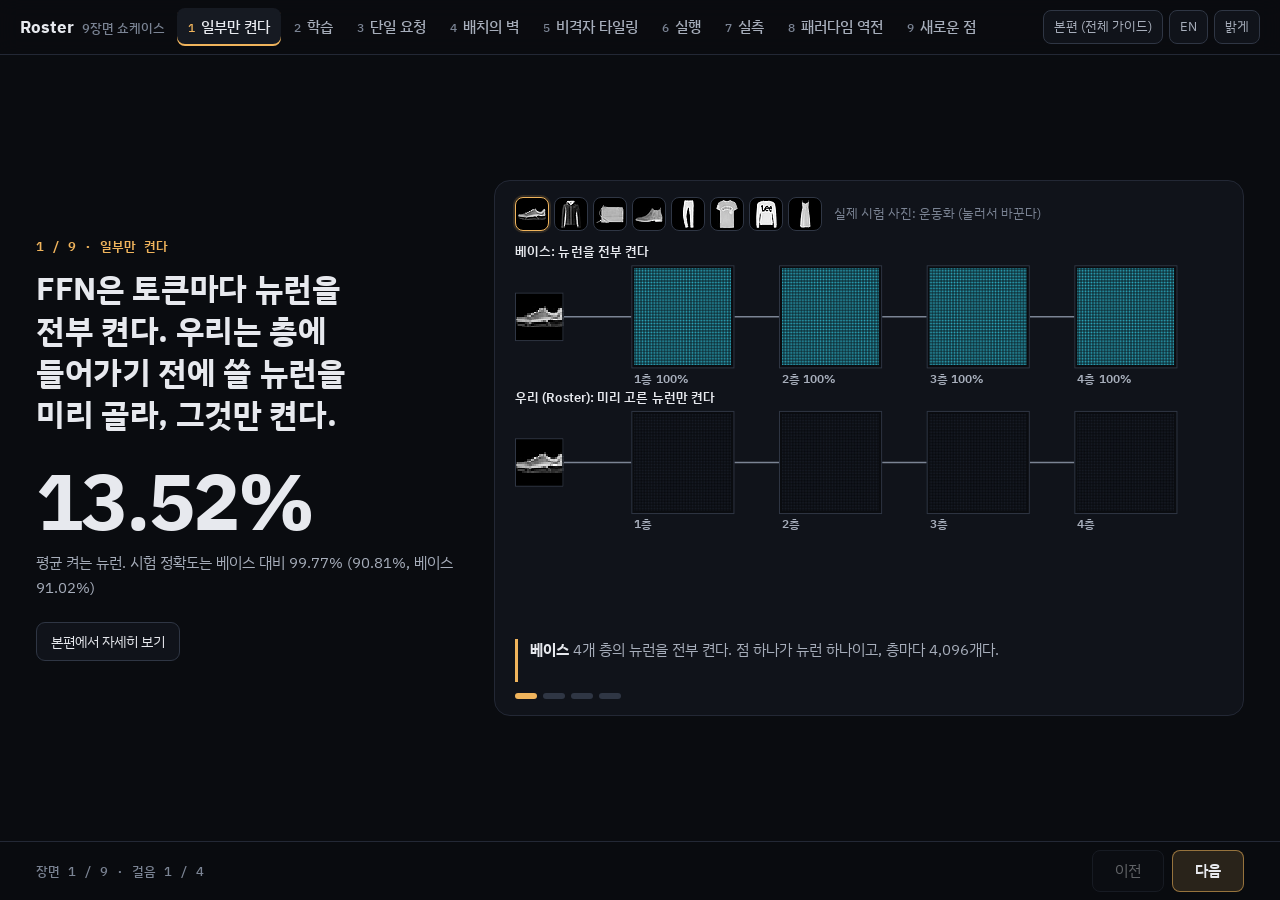
<file: code/VIZ/roster_showcase.html>
<!doctype html>
<html lang="ko" data-theme="dark">
<head>
<meta charset="utf-8">
<meta name="viewport" content="width=device-width, initial-scale=1, viewport-fit=cover">
<title>Roster · 쇼케이스</title>
<meta name="description" content="Roster FFN 가속 구조를 장면으로 넘겨 보는 쇼케이스">
<link rel="preconnect" href="https://fonts.googleapis.com"><link rel="preconnect" href="https://fonts.gstatic.com" crossorigin><link rel="stylesheet" href="https://fonts.googleapis.com/css2?family=IBM+Plex+Mono:wght@400;500;600&family=IBM+Plex+Sans+KR:wght@400;500;600;700&display=swap">
<style>
/* Roster v3 · 공통 스타일 (본편 + 쇼케이스)
   의미색: on = 켠 뉴런(1) · ours = 우리 방식/선택 · prior = 기존 방식 · waste = 헛계산(×0)/누락/충돌 */
:root {
  color-scheme: dark;
  --bg: #0a0c10; --bg-2: #10131a; --bg-3: #161a22; --line: #232835; --line-2: #2f3644;
  --fg: #e7e9ee; --fg-2: #a7aebb; --fg-3: #7b8494;
  --on: #57d5e7; --ours: #f0b45c; --prior: #a99bff; --waste: #ff7a9b;
  --f-on: #2aa3b8; --f-ours: #b8881a; --f-prior: #8670ee; --f-waste: #e2507f; --f-base: #4a5263;
  --s-on: rgba(87, 213, 231, .13); --s-ours: rgba(240, 180, 92, .14); --s-prior: rgba(157, 140, 255, .15); --s-waste: rgba(255, 122, 155, .14);
  --off: #1a1f2a; --ink: #fff;
  --sans: "IBM Plex Sans KR", "Apple SD Gothic Neo", "Malgun Gothic", system-ui, sans-serif;
  --mono: "IBM Plex Mono", ui-monospace, Consolas, "IBM Plex Sans KR", "Malgun Gothic", monospace;
  --cw: 36px; --ch: 32px;
}
:root[data-theme="light"] {
  color-scheme: light;
  --bg: #f3f4f7; --bg-2: #ffffff; --bg-3: #eceef2; --line: #dde1e8; --line-2: #c5cbd6;
  --fg: #151922; --fg-2: #444c5c; --fg-3: #687083;
  --on: #0a7f96; --ours: #946500; --prior: #5a45d0; --waste: #c22b55;
  --f-on: #0a93ad; --f-ours: #b98200; --f-prior: #6a55e0; --f-waste: #d1345f; --f-base: #a9b0be;
  --s-on: rgba(10, 147, 173, .11); --s-ours: rgba(185, 130, 0, .13); --s-prior: rgba(106, 85, 224, .11); --s-waste: rgba(209, 52, 95, .10);
  --off: #e7eaef;
}
* { box-sizing: border-box; }
html { scroll-behavior: smooth; scroll-padding-top: 118px; -webkit-text-size-adjust: 100%; }
body { margin: 0; background: var(--bg); color: var(--fg); font: 16px/1.65 var(--sans); -webkit-font-smoothing: antialiased; word-break: keep-all; overflow-wrap: break-word; }
h1, h2, h3, h4, p { margin: 0; }
h1, h2, h3, h4 { letter-spacing: -.01em; text-wrap: balance; }
button { font: inherit; color: inherit; cursor: pointer; }
a { color: var(--on); }
code { font-family: var(--mono); font-size: .9em; background: var(--bg-3); border: 1px solid var(--line); border-radius: 5px; padding: 0 .32em; white-space: nowrap; }
.m { font-family: var(--mono); font-variant-numeric: tabular-nums; }
sup, sub { font-size: .72em; line-height: 0; }
:focus-visible { outline: 2px solid var(--ours); outline-offset: 2px; border-radius: 4px; }
.wrap { max-width: 1080px; margin: 0 auto; padding: 0 16px; }
.c-on { color: var(--on); } .c-ours { color: var(--ours); } .c-prior { color: var(--prior); } .c-waste { color: var(--waste); }

/* 위 막대 */
.bar { position: sticky; top: 0; z-index: 30; background: color-mix(in srgb, var(--bg) 90%, transparent); backdrop-filter: blur(10px); border-bottom: 1px solid var(--line); }
.bar-in { display: flex; align-items: center; gap: 12px; min-height: 54px; flex-wrap: wrap; padding: 6px 0; }
.brand { font-weight: 700; font-size: 17px; white-space: nowrap; }
.brand small { font-weight: 500; font-size: 12.5px; color: var(--fg-3); margin-left: 8px; }
.tabs { display: flex; gap: 2px; flex: 1; overflow-x: auto; scrollbar-width: none; }
.tabs::-webkit-scrollbar { display: none; }
.tab-b { border: 0; background: none; padding: 7px 11px; border-radius: 8px; color: var(--fg-2); white-space: nowrap; font-weight: 500; font-size: 14.5px; }
.tab-b .n { font-family: var(--mono); font-size: 12px; color: var(--fg-3); margin-right: 6px; }
.tab-b:hover { background: var(--bg-3); }
.tab-b.on { background: var(--bg-3); color: var(--fg); box-shadow: inset 0 -2px 0 var(--ours); }
.tab-b.on .n { color: var(--ours); }
.tools { display: flex; gap: 6px; align-items: center; }
.tool { border: 1px solid var(--line-2); background: var(--bg-2); border-radius: 8px; padding: 5px 10px; font-size: 13px; color: var(--fg-2); text-decoration: none; white-space: nowrap; }
.tool:hover { color: var(--fg); border-color: var(--fg-3); }
@media (max-width: 820px) { .tabs { order: 3; flex-basis: 100%; } .brand small { display: none; } .tools { margin-left: auto; } }

/* 고정 지표 띠 */
.kpis { display: grid; grid-template-columns: repeat(4, minmax(0, 1fr)); gap: 10px; margin: 18px 0 6px; }
.kpi { background: var(--bg-2); border: 1px solid var(--line); border-radius: 12px; padding: 12px 14px; }
.kpi .kl { font-size: 12.5px; color: var(--fg-3); }
.kpi .kv { font-size: 24px; font-weight: 650; line-height: 1.25; letter-spacing: -.01em; }
.kpi .kv small { font-size: 13px; font-weight: 500; color: var(--fg-3); }
.kpi .ks { font-size: 12.5px; color: var(--fg-2); }
@media (max-width: 760px) { .kpis { grid-template-columns: repeat(2, minmax(0, 1fr)); } .kpi .kv { font-size: 20px; } }

/* 탭 머리 */
.tab { display: none; padding-bottom: 60px; }
.tab.on { display: block; }
.hero { margin: 22px 0 6px; }
.hero h1 { font-size: 27px; font-weight: 700; }
.hero p { color: var(--fg-2); margin-top: 6px; max-width: 760px; }
.toc { display: flex; flex-wrap: wrap; gap: 6px; margin-top: 14px; }
.toc a { font-size: 13px; text-decoration: none; color: var(--fg-2); border: 1px solid var(--line-2); border-radius: 999px; padding: 3px 11px; background: var(--bg-2); }
.toc a:hover { color: var(--fg); border-color: var(--ours); }

/* 섹션 */
.sec { background: var(--bg-2); border: 1px solid var(--line); border-radius: 14px; padding: 22px; margin: 16px 0; }
.sh { display: flex; align-items: baseline; gap: 10px; margin-bottom: 8px; flex-wrap: wrap; }
.no { font: 600 12px var(--mono); color: var(--ours); background: var(--s-ours); padding: 3px 9px; border-radius: 999px; white-space: nowrap; }
.sec h2 { font-size: 21px; font-weight: 650; }
.sec h3 { font-size: 16.5px; font-weight: 650; margin: 26px 0 6px; padding-top: 18px; border-top: 1px solid var(--line); }
.sec h3 .no { margin-right: 8px; color: var(--on); background: var(--s-on); }
.lead { font-size: 17px; font-weight: 600; line-height: 1.55; margin: 2px 0 12px; }
.sub { color: var(--fg-2); margin: 8px 0; }
.sub b, ul.pts b, .cap b, .card b, .note b { color: var(--fg); }
ul.pts { margin: 10px 0 0; padding-left: 1.15em; color: var(--fg-2); }
ul.pts li { margin: 4px 0; }
ol.pts { margin: 10px 0 0; padding-left: 1.4em; color: var(--fg-2); }
ol.pts li { margin: 4px 0; } ol.pts b { color: var(--fg); }
@media (max-width: 560px) { .sec { padding: 14px; border-radius: 12px; } .hero h1 { font-size: 23px; } .sec h2 { font-size: 19px; } :root { --cw: 28px; --ch: 28px; } }

/* 위젯 틀 */
.w { background: var(--bg); border: 1px solid var(--line); border-radius: 12px; padding: 16px; margin: 14px 0; }
@media (max-width: 560px) { .w { padding: 10px; } }
.w-h { display: flex; align-items: center; gap: 10px; flex-wrap: wrap; margin-bottom: 12px; }
.w-t { font-size: 13px; color: var(--fg-3); font-weight: 500; }
.seg { display: inline-flex; flex-wrap: wrap; gap: 2px; background: var(--bg-3); border: 1px solid var(--line); border-radius: 10px; padding: 3px; }
.seg-b { border: 0; background: none; border-radius: 7px; padding: 5px 12px; font-size: 13.5px; color: var(--fg-2); white-space: nowrap; }
.seg-b:hover { color: var(--fg); }
.seg-b.on { background: var(--bg-2); color: var(--fg); box-shadow: 0 0 0 1px var(--line-2), inset 0 -2px 0 var(--ours); font-weight: 600; }
.stepper { margin: 0 0 14px; }
.st-row { display: flex; align-items: center; justify-content: space-between; gap: 8px; flex-wrap: wrap; }
.st-nav { display: flex; gap: 6px; margin-left: auto; }
.dots { display: flex; gap: 5px; flex-wrap: wrap; }
.dot { width: 26px; height: 26px; border-radius: 50%; border: 1px solid var(--line-2); background: var(--bg-2); font: 500 12px var(--mono); color: var(--fg-3); padding: 0; }
.dot.done { color: var(--fg-2); border-color: var(--fg-3); }
.dot.on { background: var(--ours); border-color: var(--ours); color: #1b1404; font-weight: 700; }
.nav-b { border: 1px solid var(--line-2); background: var(--bg-2); border-radius: 8px; padding: 4px 12px; font-size: 13.5px; }
.nav-b.pri { background: var(--s-ours); border-color: color-mix(in srgb, var(--ours) 55%, transparent); color: var(--fg); font-weight: 600; }
.nav-b:disabled { opacity: .4; cursor: default; }
.cap { margin-top: 10px; padding: 10px 12px; background: var(--bg-2); border: 1px solid var(--line); border-left: 3px solid var(--ours); border-radius: 0 9px 9px 0; color: var(--fg-2); font-size: 15px; min-height: 3.3em; }
.cap b:first-child { display: block; font-size: 13.5px; color: var(--ours); font-weight: 650; }
.legend { display: flex; flex-wrap: wrap; gap: 4px 14px; font-size: 12.5px; color: var(--fg-3); margin-top: 10px; }
.legend i { display: inline-block; width: 11px; height: 11px; border-radius: 3px; margin-right: 5px; vertical-align: -1px; }
.i-one { background: var(--s-on); box-shadow: inset 0 0 0 1px var(--on); } .i-cov { background: var(--f-on); } .i-z { background: var(--f-waste); } .i-off { background: var(--off); box-shadow: inset 0 0 0 1px var(--line-2); }
.i-ours { background: var(--f-ours); } .i-prior { background: var(--f-prior); } .i-base { background: var(--f-base); } .i-miss { box-shadow: inset 0 0 0 2px var(--waste); }

/* 상자 · 칩 · 카드 · 접이식 */
.note { border-left: 3px solid var(--on); background: var(--s-on); padding: 10px 14px; border-radius: 0 10px 10px 0; margin: 12px 0; color: var(--fg-2); font-size: 15px; }
.note.ours { border-color: var(--ours); background: var(--s-ours); }
.note.waste { border-color: var(--waste); background: var(--s-waste); }
.note .nt { display: block; font-weight: 650; color: var(--fg); }
.real { display: flex; flex-wrap: wrap; gap: 7px; align-items: center; margin: 14px 0 0; }
.real .rl { font: 600 12px var(--mono); color: var(--on); margin-right: 2px; white-space: nowrap; }
.chip { border: 1px solid var(--line-2); border-radius: 999px; padding: 2px 11px; font-size: 13.5px; color: var(--fg-2); background: var(--bg); }
.chip b { color: var(--fg); font-family: var(--mono); font-weight: 600; }
.cards { display: grid; grid-template-columns: repeat(auto-fit, minmax(220px, 1fr)); gap: 10px; margin: 12px 0; }
.card { background: var(--bg); border: 1px solid var(--line); border-radius: 12px; padding: 14px; }
.card h4 { font-size: 15px; font-weight: 650; margin-bottom: 4px; }
.card p { color: var(--fg-2); font-size: 14.5px; line-height: 1.55; }
.card .big { font-size: 26px; font-weight: 650; line-height: 1.2; }
.big .sm, .kv .sm { font-size: 15px; font-weight: 500; color: var(--fg-3); }
.card .tag { font: 600 11.5px var(--mono); color: var(--ours); display: block; margin-bottom: 4px; }
.card.me { border-color: color-mix(in srgb, var(--ours) 50%, transparent); background: var(--s-ours); }
details.fold { border: 1px solid var(--line); border-radius: 10px; margin: 12px 0 0; background: var(--bg); }
details.fold > summary { cursor: pointer; padding: 9px 14px; color: var(--fg-2); font-weight: 500; font-size: 14.5px; list-style: none; }
details.fold > summary::-webkit-details-marker { display: none; }
details.fold > summary::before { content: "+"; font-family: var(--mono); color: var(--ours); margin-right: 9px; font-weight: 700; }
details.fold[open] > summary::before { content: "−"; }
details.fold > summary:hover { color: var(--fg); }
.fold-b { padding: 2px 14px 14px; color: var(--fg-2); font-size: 15px; }
.fold-b p { margin: 8px 0; } .fold-b ul, .fold-b ol { padding-left: 1.2em; margin: 8px 0; } .fold-b li { margin: 4px 0; }
.fold-b strong, .fold-b b { color: var(--fg); } .fold-b h4 { margin: 16px 0 6px; color: var(--fg); font-size: 15px; }
.frac { display: inline-flex; flex-direction: column; vertical-align: middle; text-align: center; font-size: .88em; line-height: 1.25; margin: 0 .25em; }
.frac > span:first-child { border-bottom: 1px solid currentColor; padding: 0 .4em 1px; } .frac > span:last-child { padding: 1px .4em 0; }
.eq { font-family: var(--mono); font-size: 14.5px; color: var(--fg); background: var(--bg-3); border-radius: 8px; padding: 9px 12px; margin: 10px 0; overflow-x: auto; white-space: nowrap; }

/* 표 */
.tw { overflow-x: auto; margin: 12px 0; border: 1px solid var(--line); border-radius: 10px; background: var(--bg); }
table { border-collapse: collapse; width: 100%; font-size: 14px; line-height: 1.5; }
th, td { padding: 7px 10px; border-bottom: 1px solid var(--line); text-align: left; vertical-align: top; }
th { background: var(--bg-3); color: var(--fg-2); font-weight: 600; font-size: 13px; }
td { color: var(--fg-2); } td strong, td b { color: var(--fg); }
tr:last-child td { border-bottom: 0; }
td code, th code { font-size: .88em; background: none; border: 0; padding: 0; color: var(--fg); white-space: nowrap; }
tr.me td { background: var(--s-ours); } tr.me td:first-child { box-shadow: inset 3px 0 0 var(--ours); }
td.mk-ok { color: var(--on); font-weight: 700; } td.mk-no { color: var(--waste); } td.mk-mid { color: var(--ours); }
td:first-child code { white-space: normal; }

/* 6×8 표와 틀 */
.gw { display: grid; gap: 14px; grid-template-columns: minmax(0, 1fr); align-items: start; }
@media (min-width: 880px) { .gw.two { grid-template-columns: max-content minmax(0, 1fr); } }
.gx { overflow-x: auto; padding: 3px; }
.g { display: grid; gap: 3px; width: max-content; }
.g .hd { font: 500 11.5px var(--mono); color: var(--fg-3); display: flex; align-items: flex-end; justify-content: center; white-space: nowrap; }
.g .bh { font: 500 11px var(--sans); color: var(--fg-3); text-align: center; border-bottom: 1px solid var(--line-2); padding-bottom: 2px; white-space: nowrap; overflow: hidden; }
.g .rl { font: 500 12px var(--mono); color: var(--fg-2); display: flex; align-items: center; justify-content: flex-end; padding-right: 8px; white-space: nowrap; }
.g .rl small { color: var(--fg-3); margin-left: 4px; font-size: 11px; }
.g .wl { background: var(--ours); border-radius: 2px; width: 3px; justify-self: center; }
.g .zl { font: 600 11px var(--sans); color: var(--ours); text-align: center; white-space: nowrap; }
.c { width: var(--cw); height: var(--ch); border-radius: 6px; display: flex; align-items: center; justify-content: center; font: 500 13px var(--mono); background: var(--off); color: var(--fg-3); transition: background .25s, opacity .25s, box-shadow .25s; position: relative; }
.c.one { background: var(--s-on); color: var(--on); box-shadow: inset 0 0 0 1px color-mix(in srgb, var(--on) 50%, transparent); }
.c.cov { background: var(--f-on); color: var(--ink); box-shadow: none; font: 600 16px/1 var(--sans); }
.c.z { background: var(--f-waste); color: var(--ink); font-size: 11px; }
.c.miss { background: none; box-shadow: inset 0 0 0 2px var(--waste); color: var(--waste); font-size: 10.5px; font-family: var(--sans); }
.c.cur { z-index: 1; }
.g .tf { margin: -2px; border: 1.5px solid var(--fg-2); border-radius: 8px; pointer-events: none; z-index: 2; transition: opacity .25s; }
.g .tf.cur { border: 2px solid var(--ours); }
.g .tf.dim { opacity: .3; }
.legend i.i-frame { background: none; box-shadow: inset 0 0 0 1.5px var(--fg-2); }
.c.dim { opacity: .5; }
.c.star { background: var(--s-ours); color: var(--ours); box-shadow: inset 0 0 0 1px var(--ours); font-size: 12px; }
.tl { display: grid; gap: 6px; align-content: start; }
.ti { display: grid; grid-template-columns: auto minmax(0, 1fr); gap: 10px; align-items: center; border: 1px solid var(--line); border-radius: 9px; padding: 6px 9px; font-size: 13.5px; color: var(--fg-2); background: var(--bg-2); cursor: default; }
.ti.cur { border-color: var(--ours); background: var(--s-ours); }
.ti b { color: var(--fg); font-weight: 600; }
.ti .tz { font: 600 11.5px var(--mono); padding: 1px 6px; border-radius: 5px; background: var(--s-on); color: var(--on); margin-left: 6px; white-space: nowrap; }
.ti .tz.bad { background: var(--s-waste); color: var(--waste); }
.ti .tn { display: block; font-size: 12.5px; color: var(--fg-3); }
.mt { display: grid; gap: 2px; }
.mt i { width: 15px; height: 13px; border-radius: 3px; background: var(--f-on); display: block; }
.mt i.z { background: var(--f-waste); } .mt i.p { background: var(--off); box-shadow: inset 0 0 0 1px var(--line-2); }
.sb { display: grid; grid-template-columns: repeat(auto-fit, minmax(104px, 1fr)); gap: 8px; margin-top: 12px; }
.sv { background: var(--bg-2); border: 1px solid var(--line); border-radius: 9px; padding: 7px 10px; }
.sv span { display: block; font-size: 12px; color: var(--fg-3); }
.sv b { font: 600 18px var(--mono); color: var(--fg); }
.sv.bad b { color: var(--waste); } .sv.good b { color: var(--on); }
.sv small { font-size: 12px; color: var(--fg-3); margin-left: 4px; font-family: var(--mono); }

/* 출석부 표 (4 중심점 × 8 뉴런) */
.rt { display: grid; gap: 3px; width: max-content; }
.rt .hd, .rt .bh, .rt .rl { font: 500 12px var(--mono); color: var(--fg-3); display: flex; align-items: center; justify-content: center; white-space: nowrap; }
.rt .bh { font: 500 11px var(--sans); border-bottom: 1px solid var(--line-2); padding-bottom: 2px; }
.rt .bh.hot { color: var(--waste); border-color: var(--waste); font-weight: 600; }
.rt .rl { justify-content: flex-end; padding-right: 8px; color: var(--fg-2); }
.rt .fam { display: flex; align-items: center; justify-content: center; padding: 0 9px; margin-right: 5px; border: 1px solid var(--line-2); border-radius: 8px; background: var(--bg-3); font: 600 12px var(--sans); color: var(--fg-2); white-space: nowrap; }
.rt .rl small { color: var(--fg-3); margin-left: 5px; font-size: 11px; }
.rt .rl.sel, .rt .kc.sel { color: var(--ours); }
.rt .kc { font: 600 12.5px var(--mono); color: var(--fg-2); display: flex; align-items: center; padding-left: 8px; white-space: nowrap; }
.rt .kc small { color: var(--waste); margin-left: 5px; font-weight: 500; }
.rc { width: calc(var(--cw) + 8px); height: var(--ch); border-radius: 6px; display: flex; align-items: center; justify-content: center; font: 500 13px var(--mono); background: var(--off); color: var(--fg-3); transition: background .3s, color .3s, box-shadow .3s; }
.rc.on { background: var(--s-on); color: var(--on); box-shadow: inset 0 0 0 1px color-mix(in srgb, var(--on) 45%, transparent); font-weight: 600; }
.rc.solid { background: var(--f-on); color: var(--ink); box-shadow: none; }
.rc.up { box-shadow: inset 0 0 0 2px var(--ours); color: var(--ours); background: var(--s-ours); }
.rc.down { box-shadow: inset 0 0 0 2px var(--waste); color: var(--waste); background: var(--s-waste); }
.rc.hi { outline: 2px solid var(--ours); outline-offset: 1px; }
.rt-row { cursor: pointer; }
@media (max-width: 560px) { .rc { width: calc(var(--cw) + 2px); font-size: 11.5px; } }

/* 막대 목록 · 꺾은선 */
.bl { display: grid; grid-template-columns: max-content minmax(0, 1fr); gap: 7px 12px; align-items: center; margin: 10px 0; }
.bl .lb { font-size: 13.5px; color: var(--fg-2); text-align: right; max-width: 230px; line-height: 1.3; }
.bl .lb.me { color: var(--fg); font-weight: 600; }
.bl .tr { display: flex; align-items: center; gap: 8px; min-width: 0; }
.bl .br { height: 14px; border-radius: 0 4px 4px 0; background: var(--f-base); min-width: 2px; flex: none; transition: width .5s cubic-bezier(.2, .7, .2, 1); }
.bl .br.ours { background: var(--f-ours); } .bl .br.prior { background: var(--f-prior); } .bl .br.on { background: var(--f-on); } .bl .br.waste { background: var(--f-waste); }
.bl .vl { font: 500 13px var(--mono); color: var(--fg); white-space: nowrap; }
.bl .vl small { color: var(--fg-3); font-size: 12px; margin-left: 4px; }
.bl-t { font-size: 13px; color: var(--fg-3); margin: 14px 0 0; }
@media (max-width: 560px) { .bl .lb { max-width: 118px; font-size: 12.5px; } .bl .tr { flex-wrap: wrap; row-gap: 1px; } .bl .vl { white-space: normal; } }
.lc text { font-family: var(--mono); font-size: 11.5px; fill: var(--fg-3); }
.lc .ax { stroke: var(--line-2); stroke-width: 1; }
.lc .gl { stroke: var(--line); stroke-width: 1; }
.lc .ln { fill: none; stroke-width: 2; stroke-linejoin: round; stroke-linecap: round; }
.lc .pt { stroke: var(--bg); stroke-width: 2; }
.lc .el { fill: var(--fg); font-size: 12px; }
#tip { position: fixed; z-index: 99; pointer-events: none; background: var(--bg-3); color: var(--fg); border: 1px solid var(--line-2); border-radius: 8px; padding: 6px 10px; font-size: 12.5px; line-height: 1.45; max-width: 260px; box-shadow: 0 6px 20px rgba(0, 0, 0, .35); opacity: 0; transition: opacity .12s; }
#tip.on { opacity: 1; }

/* 좌표 평면 */
.pl { width: 100%; max-width: 620px; display: block; margin: 0 auto; user-select: none; }
.pl .ax { stroke: var(--line-2); stroke-width: 1; }
.pl .tk { font: 500 11px var(--mono); fill: var(--fg-3); }
.pl .rg { fill: var(--fg-3); fill-opacity: .05; stroke: var(--line-2); stroke-width: 1; transition: fill-opacity .3s; }
.pl .rg.win { fill: var(--ours); fill-opacity: .12; stroke: var(--ours); }
.pl .lk { stroke: var(--fg-3); stroke-width: 1.2; stroke-dasharray: 3 3; }
.pl .lk.win { stroke: var(--ours); stroke-width: 2; stroke-dasharray: none; }
.pl .tok { fill: var(--fg-3); stroke: var(--bg); stroke-width: 2; }
.pl .cld { fill: var(--fg-3); fill-opacity: .5; }
.pl .lk.thin { stroke-width: .8; stroke-dasharray: none; stroke-opacity: .5; }
.km-st { display: flex; align-items: center; gap: 12px; flex-wrap: wrap; min-height: 34px; margin-top: 6px; font-size: 14.5px; color: var(--fg-2); }
.km-st b { color: var(--ours); margin-right: 4px; }
.pl .tl2 { font: 500 11.5px var(--mono); fill: var(--fg-2); }
.pl .cen circle { fill: var(--fg); stroke: var(--bg); stroke-width: 2.5; }
.pl .cen text { font: 700 12.5px var(--mono); fill: var(--bg); text-anchor: middle; }
.pl .cen.win circle { fill: var(--ours); } .pl .cen.win text { fill: #1b1404; }
.legend i.rd { border-radius: 50%; } .legend i.rd-tok { width: 8px; height: 8px; background: var(--fg-3); } .legend i.rd-cen { width: 13px; height: 13px; background: var(--fg); } .legend i.rd-win { width: 13px; height: 13px; background: var(--ours); }
.pl .cen { transition: transform .7s cubic-bezier(.2, .7, .2, 1); }
.pl .nw { fill: var(--ours); stroke: var(--bg); stroke-width: 2; cursor: grab; touch-action: none; }
.pl .dl { font: 600 11.5px var(--mono); fill: var(--fg-2); paint-order: stroke; stroke: var(--bg); stroke-width: 3px; }
.pl .dl.win { fill: var(--ours); }
.pl .wm { font: 700 34px var(--mono); fill: var(--fg-3); fill-opacity: .16; text-anchor: middle; }

/* 숫자 행렬곱 */
.mx { display: flex; flex-wrap: wrap; gap: 10px 18px; align-items: flex-start; }
.mxb { display: grid; gap: 4px; }
.mxb > .mxt { font-size: 12.5px; color: var(--fg-3); font-weight: 500; }
.mxg { display: grid; gap: 3px; width: max-content; }
.mxg .hd, .mxg .rl { font: 500 11.5px var(--mono); color: var(--fg-3); display: flex; align-items: center; justify-content: center; white-space: nowrap; }
.mxg .rl { justify-content: flex-end; padding-right: 6px; }
.mc { min-width: 44px; height: 40px; padding: 0 6px; border-radius: 6px; display: flex; flex-direction: column; align-items: center; justify-content: center; line-height: 1.15; font: 500 13.5px var(--mono); background: var(--off); color: var(--fg-2); position: relative; transition: background .2s, box-shadow .2s; white-space: nowrap; }
.mc.t1 { background: var(--f-on); color: var(--ink); }
.mc.t2 { background: color-mix(in srgb, var(--f-on) 48%, var(--bg)); color: var(--fg); box-shadow: inset 0 0 0 1px var(--f-on); }
.mc.no { color: var(--fg-3); }
.mc.pick { cursor: pointer; }
.mc.sel { outline: 2px solid var(--ours); outline-offset: 1px; z-index: 1; }
.mc.src { box-shadow: inset 0 0 0 2px var(--ours); color: var(--fg); }
.mc.hit { background: var(--f-waste); color: var(--ink); }
.mc small { font: 600 9.5px/1.2 var(--sans); opacity: .88; }
.mxop { align-self: center; font: 500 18px var(--mono); color: var(--fg-3); padding-top: 18px; }

/* 흐름 · 타임라인 */
.flow { display: grid; gap: 8px; margin: 12px 0; }
.fl { display: grid; grid-template-columns: 110px minmax(0, 1fr); gap: 10px; align-items: center; font-size: 13px; color: var(--fg-2); }
.fl .ft { text-align: right; font-weight: 600; color: var(--fg); font-size: 13px; }
.fl .trk { position: relative; height: 30px; background: var(--bg-2); border: 1px solid var(--line); border-radius: 7px; overflow: hidden; }
.fl .blk { position: absolute; top: 3px; bottom: 3px; border-radius: 0 4px 4px 0; display: flex; align-items: center; padding: 0 8px; font: 500 12px var(--sans); color: var(--ink); white-space: nowrap; overflow: hidden; transition: left .5s, width .5s; }
.blk.gpu { background: var(--f-base); } .blk.cpu { background: var(--f-ours); } .blk.ffn { background: var(--f-on); } .blk.pre { background: var(--f-prior); }
.fl .out { position: absolute; top: 0; bottom: 0; display: flex; align-items: center; font: 500 12px var(--mono); color: var(--fg-2); white-space: nowrap; padding-left: 8px; transition: left .5s; }
@media (max-width: 560px) { .fl { grid-template-columns: 74px minmax(0, 1fr); } .fl .ft { font-size: 12px; } }
.tline { display: grid; grid-template-columns: repeat(4, minmax(0, 1fr)); gap: 8px; margin: 12px 0; }
.tline a { text-decoration: none; background: var(--bg); border: 1px solid var(--line); border-radius: 11px; padding: 11px 12px; color: var(--fg-2); font-size: 13.5px; line-height: 1.45; position: relative; }
.tline a:hover { border-color: var(--ours); }
.tline a b { display: block; color: var(--fg); font-size: 14.5px; }
.tline a .tm { font: 600 13px var(--mono); color: var(--ours); display: block; margin-top: 4px; }
.tline a .who { font: 600 11px var(--mono); color: var(--on); display: block; }
@media (max-width: 760px) { .tline { grid-template-columns: repeat(2, minmax(0, 1fr)); } }
.diag { display: grid; gap: 6px; justify-items: center; margin: 12px 0; }
.diag .bx { width: 100%; max-width: 780px; background: var(--bg); border: 1px solid var(--line-2); border-radius: 12px; padding: 12px 14px; transition: opacity .3s, border-color .3s; }
.diag .bx h4 { font-size: 15px; } .diag .bx h4 .no { margin-right: 8px; }
.diag .bx ul { margin: 6px 0 0; padding-left: 1.1em; color: var(--fg-2); font-size: 14px; } .diag .bx li { margin: 2px 0; }
.diag .bx.off { opacity: .35; border-style: dashed; }
.diag .bx.broken { border-color: var(--waste); background: var(--s-waste); }
.diag .ar { font: 500 18px var(--mono); color: var(--fg-3); line-height: 1; }
.rows8 { display: grid; gap: 4px; margin: 6px 0; }
.r8 { display: grid; grid-template-columns: 34px minmax(0, 1fr) minmax(0, 1fr); gap: 6px; align-items: center; font-size: 13px; }
.r8 .nm { font: 600 12.5px var(--mono); color: var(--fg-2); text-align: right; }
.r8 .st { border-radius: 6px; padding: 4px 9px; background: var(--off); color: var(--fg-3); white-space: nowrap; overflow: hidden; text-overflow: ellipsis; transition: background .3s, color .3s; }
.r8 .st.read { background: var(--f-on); color: var(--ink); } .r8 .st.wst { background: var(--f-waste); color: var(--ink); } .r8 .st.use { background: var(--f-on); color: var(--ink); }
.lanes { display: grid; grid-template-columns: minmax(0, 1fr) auto minmax(0, 1fr); gap: 10px; align-items: center; margin: 10px 0; }
.lane { display: grid; gap: 4px; }
.lane .lt { font-size: 12.5px; color: var(--fg-3); font-weight: 500; margin-bottom: 2px; }
.ln1 { display: flex; gap: 8px; align-items: center; background: var(--bg-2); border: 1px solid var(--line); border-radius: 7px; padding: 4px 9px; font: 500 13px var(--mono); color: var(--fg-2); transition: background .3s; }
.ln1 b { color: var(--fg); } .ln1 small { color: var(--fg-3); margin-left: auto; font-family: var(--sans); font-size: 11.5px; }
.ln1.sp { margin-top: 9px; }
.lanes .mid { font: 500 20px var(--mono); color: var(--fg-3); }
@media (max-width: 620px) { .lanes { grid-template-columns: minmax(0, 1fr); } .lanes .mid { transform: rotate(90deg); justify-self: center; } }
.lad { display: flex; align-items: flex-end; gap: 14px; flex-wrap: wrap; margin: 12px 0; }
.lad .lz { display: grid; gap: 5px; justify-items: center; font-size: 12px; color: var(--fg-3); text-align: center; }
.lad .lz i { display: block; background: var(--s-on); border: 1.5px solid var(--f-on); border-radius: 4px; }
.lad .lz b { font: 600 12.5px var(--mono); color: var(--fg); }
.swt { display: flex; flex-wrap: wrap; gap: 8px; margin: 10px 0; }
.sw { border: 1px solid var(--line-2); background: var(--bg-2); border-radius: 9px; padding: 6px 12px; font-size: 13.5px; color: var(--fg-2); }
.sw.on { border-color: var(--waste); background: var(--s-waste); color: var(--fg); font-weight: 600; }
.gw.half { grid-template-columns: minmax(0, 1fr); }
@media (min-width: 880px) { .gw.half { grid-template-columns: minmax(0, 1.35fr) minmax(0, 1fr); } }
.pfs { display: grid; gap: 6px; width: max-content; }
.pf-row { display: grid; grid-template-columns: 70px auto; align-items: end; gap: 8px; transition: opacity .25s; }
.pf-row.dim { opacity: .28; }
.pf-l { font-size: 12.5px; font-weight: 500; color: var(--fg-2); text-align: right; padding-bottom: 17px; white-space: nowrap; }
.pf { display: grid; grid-template-columns: repeat(8, var(--cw)); gap: 3px; align-items: end; }
.pf-c { display: grid; justify-items: center; gap: 2px; }
.pf-c i { display: block; width: 14px; background: var(--f-on); border-radius: 3px 3px 0 0; }
.pf-c span { font: 500 11.5px var(--mono); color: var(--fg-2); }
.pf-c.hd span { color: var(--fg-3); }
.r8h { font-size: 12px; color: var(--fg-3); font-weight: 500; }
.rows8.tight .r8 { grid-template-columns: 34px minmax(0, 132px) minmax(0, 168px); }
.rows8.mid .r8 { grid-template-columns: 34px minmax(0, 280px) minmax(0, 280px); }
.rows8.tight .st, .rows8.mid .st { text-align: center; }
.gw.two > .side > .sb { margin-top: 0; grid-template-columns: minmax(0, 1fr); }
@media (max-width: 879px) { .gw.two > .side > .sb { grid-template-columns: repeat(auto-fit, minmax(104px, 1fr)); } }
.pdg { display: grid; gap: 12px; }
.pln { border: 1px solid var(--line-2); border-left-width: 4px; border-radius: 12px; padding: 12px; background: var(--bg); transition: opacity .3s; }
.pln.old { border-left-color: var(--f-prior); } .pln.new { border-left-color: var(--f-ours); }
.pln.dim { opacity: .3; }
.pln-h { font-weight: 650; font-size: 15px; margin-bottom: 9px; color: var(--fg); }
.pln-h span { font: 600 11.5px var(--mono); margin-right: 9px; padding: 2px 9px; border-radius: 999px; white-space: nowrap; }
.pln.old .pln-h span { background: var(--s-prior); color: var(--prior); } .pln.new .pln-h span { background: var(--s-ours); color: var(--ours); }
.pfl { display: grid; grid-template-columns: minmax(0, 1fr) auto minmax(0, 1fr) auto minmax(0, 1fr); gap: 8px; align-items: stretch; }
.pbx { background: var(--bg-2); border: 1px solid var(--line); border-radius: 10px; padding: 10px 11px; font-size: 13.5px; line-height: 1.5; color: var(--fg-2); }
.pbx b { display: block; color: var(--fg); font-size: 14.5px; margin-bottom: 3px; }
.pbx .pn { font: 600 12px var(--sans); color: var(--fg-3); display: block; }
.par { align-self: center; font: 500 18px var(--mono); color: var(--fg-3); }
.pstrips { display: grid; gap: 3px; margin-top: 8px; }
.pstrip { display: flex; align-items: center; gap: 7px; font: 500 11px var(--mono); color: var(--fg-3); }
.pstrip span { width: 16px; }
.pstrip .cells { display: grid; grid-template-columns: repeat(8, 11px); gap: 2px; }
.pstrip i { height: 10px; border-radius: 2px; background: var(--off); box-shadow: inset 0 0 0 1px var(--line-2); display: block; }
.pstrip i.o { background: var(--f-on); box-shadow: none; }
.pdg-foot { color: var(--fg-2); font-size: 14.5px; } .pdg-foot b { color: var(--fg); }
@media (max-width: 720px) { .pfl { grid-template-columns: minmax(0, 1fr); } .par { transform: rotate(90deg); justify-self: center; } }
.foot { color: var(--fg-3); font-size: 13px; margin: 30px 0 40px; text-align: center; }
@media (prefers-reduced-motion: reduce) { * { transition: none !important; animation: none !important; } html { scroll-behavior: auto; } }

/* Roster v3 · 쇼케이스 전용 (base.css 위에 얹는다) */
.wrap { max-width: 1240px; }
body { padding-bottom: 58px; }
.sc { display: none; }
.sc.on { min-height: calc(100vh - 56px - 58px); display: grid; grid-template-columns: minmax(0, .72fr) minmax(0, 1.28fr); gap: 36px; align-items: center; padding: 12px 0; }
.sc .eb { font: 600 13px var(--mono); color: var(--ours); }
.sc h2 { font-size: clamp(22px, 2.5vw, 32px); font-weight: 650; line-height: 1.32; margin-top: 10px; }
.sc .bign { font-size: clamp(48px, 6.2vw, 84px); font-weight: 700; line-height: 1; letter-spacing: -.025em; margin-top: 26px; }
.sc .bigs { color: var(--fg-2); font-size: 15px; margin-top: 10px; max-width: 420px; }
.sc .more { display: inline-block; margin-top: 22px; font-size: 14px; text-decoration: none; color: var(--fg); border: 1px solid var(--line-2); border-radius: 9px; padding: 7px 14px; background: var(--bg-2); }
.sc .more:hover { border-color: var(--ours); }
.sc .more.cta { background: var(--f-ours); border-color: var(--f-ours); color: #fff; font-weight: 600; }
.stage { background: var(--bg-2); border: 1px solid var(--line); border-radius: 16px; padding: 16px 20px; min-height: 360px; display: grid; align-content: center; gap: 11px; min-width: 0; }
.stage .pl { max-width: 470px; }
.stage .sb { margin-top: 0; }
.stage .legend { margin-top: 0; }
.stage .gx { display: grid; justify-content: center; }
.stage .mx { gap: 8px 10px; justify-content: center; }
.stage .mc { min-width: 32px; height: 34px; }
.stage .mxb > .mxt { max-width: 140px; }
.scap { color: var(--fg-2); font-size: 15px; min-height: 2.9em; line-height: 1.45; border-left: 3px solid var(--ours); padding-left: 12px; }
.scap b { color: var(--fg); }
.sdots { display: flex; gap: 6px; align-items: center; }
.sdots button { width: 22px; height: 6px; border-radius: 3px; border: 0; background: var(--line-2); padding: 0; }
.sdots button.on { background: var(--ours); }
.sctl { position: fixed; left: 0; right: 0; bottom: 0; z-index: 25; background: color-mix(in srgb, var(--bg) 92%, transparent); backdrop-filter: blur(10px); border-top: 1px solid var(--line); }
.sctl-in { display: flex; align-items: center; justify-content: space-between; gap: 12px; height: 58px; }
.sctl .pg { font: 500 13px var(--mono); color: var(--fg-3); }
.sctl .btns { display: flex; gap: 8px; }
.sctl .nav-b { padding: 8px 22px; font-size: 15px; }
.mtr { display: grid; grid-template-columns: max-content minmax(0, 1fr) max-content; gap: 10px 12px; align-items: center; }
.mtr .ml { font-size: 14px; color: var(--fg-2); }
.mtr .mt2 { height: 18px; background: var(--bg-3); border-radius: 4px; overflow: hidden; }
.mtr .mf { height: 100%; background: var(--f-on); border-radius: 0 4px 4px 0; transition: width 1.1s cubic-bezier(.2, .7, .2, 1); }
.mtr .mv { font: 600 14px var(--mono); color: var(--fg); min-width: 58px; text-align: right; }
.n8 { display: grid; grid-template-columns: repeat(8, minmax(0, 1fr)); gap: 5px; }
.n8 div { height: 34px; border-radius: 7px; display: flex; align-items: center; justify-content: center; font: 600 12.5px var(--mono); background: var(--off); color: var(--fg-3); transition: background .3s, color .3s; }
.n8 div.on { background: var(--f-on); color: var(--ink); }
.n8t { font-size: 12.5px; color: var(--fg-3); }
.stage .diag .bx { padding: 10px 14px; }
.stage .diag .bx p { color: var(--fg-2); font-size: 14px; margin-top: 2px; }
.srow { display: flex; gap: 8px; flex-wrap: wrap; }
.nrow { display: flex; align-items: center; gap: 12px; flex-wrap: wrap; }
.nchips { display: flex; flex-wrap: wrap; gap: 5px; }
.nchip { display: inline-flex; border: 1.5px solid var(--line-2); background: #000; border-radius: 8px; padding: 2px; }
.nchip img { border-radius: 5px; image-rendering: pixelated; display: block; background: #000; }
.nchip.on { border-color: var(--ours); box-shadow: 0 0 0 2px var(--s-ours); }
.netcv { width: 100%; display: block; }
.netbars { min-height: 66px; }
.netbars .bl { margin: 4px 0 0; gap: 4px 12px; }
.netbars .bl-t { margin: 0; }
.pdg.compact { gap: 9px; }
.pdg.compact .pln { padding: 9px 11px; }
.pdg.compact .pln-h { margin-bottom: 6px; font-size: 14.5px; }
.pdg.compact .pbx { padding: 8px 10px; line-height: 1.42; }
.stage .pbx { font-size: 13px; } .stage .pln { background: var(--bg); }
@media (max-width: 560px) { .stage { --cw: 24px; } .stage .rt .kc { display: none; } .stage .rt .fam { padding: 0 5px; margin-right: 3px; font-size: 11px; } }
@media (max-width: 1040px) {
  .sc.on { grid-template-columns: minmax(0, 1fr); min-height: 0; gap: 20px; padding: 16px 0 24px; align-items: start; }
  .sc .bign { margin-top: 14px; }
  .stage { padding: 14px; min-height: 0; }
}

</style>
</head>
<body>
<header class="bar"><div class="wrap bar-in">
  <div class="brand">Roster<small id="sc-sub"></small></div>
  <nav class="tabs" id="sc-tabs" role="tablist" aria-label="장면 목차"></nav>
  <div class="tools">
    <a class="tool" id="sc-full" href="roster_viz.html"></a>
    <button type="button" class="tool" id="sc-lang" aria-label="언어 / Language">EN</button>
    <button type="button" class="tool" data-theme-btn>밝게</button>
  </div>
</div></header>
<main class="wrap" id="scenes" data-viz="roster_viz.html"></main>
<div class="sctl"><div class="wrap sctl-in">
  <span class="pg" id="sc-pg" aria-live="polite"></span>
  <div class="btns"><button type="button" class="nav-b" id="sc-prev"></button><button type="button" class="nav-b pri" id="sc-next"></button></div>
</div></div>

<script>
'use strict';
/* Roster v3 · 공통 도구: DOM 만들기, 스위치, 걸음 버튼, 막대·꺾은선, 도움말 풍선 */
const $ = (q, r = document) => r.querySelector(q);
const $$ = (q, r = document) => Array.from(r.querySelectorAll(q));
const NS = 'http://www.w3.org/2000/svg';
const REDUCED = window.matchMedia && window.matchMedia('(prefers-reduced-motion: reduce)').matches;
let LANG = 'ko';
const L = (ko, en) => (LANG === 'en' && en != null ? en : ko);

function mk(ns, tag, attrs, kids) {
  const e = ns ? document.createElementNS(ns, tag) : document.createElement(tag);
  if (attrs) for (const k in attrs) {
    const v = attrs[k];
    if (v == null || v === false) continue;
    if (k === 'html') e.innerHTML = v;
    else if (k === 'text') e.textContent = v;
    else if (k === 'class') e.setAttribute('class', v);
    else if (k === 'style' && typeof v === 'object') Object.assign(e.style, v);
    else if (k.startsWith('on') && typeof v === 'function') e.addEventListener(k.slice(2), v);
    else e.setAttribute(k, v === true ? '' : v);
  }
  for (const k of kids.flat(9)) if (k != null && k !== false) e.append(k.nodeType ? k : document.createTextNode(String(k)));
  return e;
}
const h = (tag, attrs, ...kids) => mk(null, tag, attrs, kids);
const s = (tag, attrs, ...kids) => mk(NS, tag, attrs, kids);
const CIRC = ['①', '②', '③', '④', '⑤', '⑥', '⑦', '⑧', '⑨', '⑩', '⑪', '⑫'];
const fmt = (v, d = 1) => Number(v).toLocaleString('en-US', { minimumFractionDigits: d, maximumFractionDigits: d });

/* 자리 바꿈을 부드럽게 (FLIP) */
function flip(els, mutate, ms = 480) {
  if (REDUCED) { mutate(); return; }
  const a = els.map(e => e.getBoundingClientRect());
  mutate();
  els.forEach((e, i) => {
    const b = e.getBoundingClientRect();
    const dx = a[i].left - b.left, dy = a[i].top - b.top;
    if ((dx || dy) && e.animate) e.animate([{ transform: `translate(${dx}px,${dy}px)` }, { transform: 'none' }], { duration: ms, easing: 'cubic-bezier(.2,.7,.2,1)' });
  });
}

/* 스위치: opts = [{k, t}] */
function seg(opts, onChange, label) {
  let cur = -1;
  const btns = opts.map((o, i) => h('button', { type: 'button', class: 'seg-b', role: 'tab', html: o.t, onclick: () => el.set(i) }));
  const el = h('div', { class: 'seg', role: 'tablist', 'aria-label': label || '' }, btns);
  el.set = (i) => {
    if (i === cur) return;
    cur = i;
    btns.forEach((b, j) => { b.classList.toggle('on', j === i); b.setAttribute('aria-selected', j === i ? 'true' : 'false'); });
    onChange(opts[i].k, i);
  };
  el.cur = () => cur;
  el.n = opts.length;
  return el;
}

/* 걸음 버튼: steps = [{t: 제목, d: 한 문장}] */
function stepper(steps, onStep) {
  let cur = -1;
  const cap = h('div', { class: 'cap', 'aria-live': 'polite' });
  const dots = steps.map((st, i) => h('button', { type: 'button', class: 'dot', 'aria-label': L('걸음 ', 'Step ') + (i + 1), text: String(i + 1), onclick: () => el.go(i) }));
  const prev = h('button', { type: 'button', class: 'nav-b', text: L('이전', 'Back'), onclick: () => el.go(cur - 1) });
  const next = h('button', { type: 'button', class: 'nav-b pri', text: L('다음', 'Next'), onclick: () => el.go(cur + 1) });
  const el = h('div', { class: 'stepper' }, h('div', { class: 'st-row' }, h('div', { class: 'dots' }, dots), h('div', { class: 'st-nav' }, prev, next)), cap);
  const capHtml = (k) => `<b>${k + 1} / ${steps.length} · ${steps[k].t}</b>${steps[k].d || ''}`;
  let measuredAt = -1;
  const measure = () => {   // 가장 긴 캡션의 높이를 재서 고정한다 (폭이 바뀌면 다시 잰다)
    if (!el.isConnected || !el.clientWidth || el.clientWidth === measuredAt) return;
    measuredAt = el.clientWidth;
    cap.style.minHeight = '';
    let mx = 0;
    for (let k = 0; k < steps.length; k++) { cap.innerHTML = capHtml(k); mx = Math.max(mx, cap.offsetHeight); }
    cap.style.minHeight = mx + 'px';
  };
  window.addEventListener('resize', () => { if (cur >= 0) { measure(); cap.innerHTML = capHtml(cur); } });
  el.go = (i) => {
    i = Math.max(0, Math.min(steps.length - 1, i));
    cur = i;
    measure();
    dots.forEach((d, j) => { d.classList.toggle('on', j === i); d.classList.toggle('done', j < i); });
    prev.disabled = i === 0;
    next.disabled = i === steps.length - 1;
    cap.innerHTML = capHtml(i);
    onStep(i, steps[i]);
  };
  el.cur = () => cur;
  el.n = steps.length;
  return el;
}

/* 도움말 풍선 */
let TIP;
function tip(el, html) {
  el.addEventListener('mouseenter', (e) => showTip(html, e.clientX, e.clientY));
  el.addEventListener('mousemove', (e) => showTip(html, e.clientX, e.clientY));
  el.addEventListener('mouseleave', hideTip);
  el.addEventListener('focus', () => { const r = el.getBoundingClientRect(); showTip(html, r.left + r.width / 2, r.top); });
  el.addEventListener('blur', hideTip);
}
function showTip(html, x, y) {
  if (!TIP) { TIP = h('div', { id: 'tip', role: 'tooltip' }); document.body.append(TIP); }
  TIP.innerHTML = typeof html === 'function' ? html() : html;
  TIP.classList.add('on');
  const w = TIP.offsetWidth, hh = TIP.offsetHeight;
  TIP.style.left = Math.max(6, Math.min(window.innerWidth - w - 6, x + 12)) + 'px';
  TIP.style.top = Math.max(6, y - hh - 10) + 'px';
}
function hideTip() { if (TIP) TIP.classList.remove('on'); }

/* 가로 막대 목록. rows = [{l, v, k, t, s}] (k: ours|prior|on|waste|base, t: 끝에 적는 값, s: 덧붙임) */
function barList(rows, opt = {}) {
  const max = opt.max || Math.max(...rows.map(r => r.v)) * 1.02;
  const el = h('div', { class: 'bl', role: 'img', 'aria-label': opt.label || '' });
  for (const r of rows) {
    const bar = h('div', { class: 'br ' + (r.k || ''), style: { width: '0%' } });
    const row = h('div', { class: 'tr', tabindex: '0' }, bar, h('span', { class: 'vl', html: r.t + (r.s ? `<small>(${r.s})</small>` : '') }));   // 덧붙임은 괄호로 감싸 값과 구분한다
    tip(row, `<b>${r.l}</b><br>${r.t}${r.s ? ' (' + r.s + ')' : ''}`);
    el.append(h('div', { class: 'lb' + (r.k === 'ours' ? ' me' : ''), html: r.l }), row);
    const wpc = Math.max(0.4, (r.v / max) * (opt.room || 78));
    requestAnimationFrame(() => requestAnimationFrame(() => { bar.style.width = wpc + '%'; }));
  }
  return el;
}

/* 꺾은선. cfg = {x: [..], xl: [..], series: [{n, k, v: [..]}], unit, min, max} — 세로축 하나 */
function lineChart(cfg) {
  const W = 560, H = 250, pl = 44, pr = 104, pt = 14, pb = 34;
  const n = cfg.x.length, min = cfg.min, max = cfg.max;
  const X = (i) => pl + (i / (n - 1)) * (W - pl - pr);
  const Y = (v) => pt + (1 - (v - min) / (max - min)) * (H - pt - pb);
  const svg = s('svg', { class: 'lc', viewBox: `0 0 ${W} ${H}`, role: 'img', 'aria-label': cfg.label || '', style: { width: '100%', maxWidth: W + 'px', display: 'block' } });
  for (let t = min; t <= max + 1e-9; t += cfg.tick) {
    svg.append(s('line', { class: 'gl', x1: pl, x2: W - pr, y1: Y(t), y2: Y(t) }), s('text', { x: pl - 8, y: Y(t) + 4, 'text-anchor': 'end', text: t + cfg.unit }));
  }
  svg.append(s('line', { class: 'ax', x1: pl, x2: W - pr, y1: Y(min), y2: Y(min) }));
  cfg.x.forEach((xv, i) => svg.append(s('text', { x: X(i), y: H - 12, 'text-anchor': 'middle', text: cfg.xl[i] })));
  const col = { ours: 'var(--f-ours)', on: 'var(--f-on)', prior: 'var(--f-prior)', waste: 'var(--f-waste)', base: 'var(--f-base)' };
  for (const se of cfg.series) {
    const c = col[se.k];
    svg.append(s('path', { class: 'ln', stroke: c, d: se.v.map((v, i) => (i ? 'L' : 'M') + X(i) + ' ' + Y(v)).join(' ') }));
    se.v.forEach((v, i) => {
      const hit = s('circle', { cx: X(i), cy: Y(v), r: 13, fill: 'transparent', tabindex: '0' });
      tip(hit, `<b>${se.n}</b><br>${cfg.xl[i]} · ${v}${cfg.unit}`);
      svg.append(s('circle', { class: 'pt', cx: X(i), cy: Y(v), r: 5, fill: c }), hit);
    });
    const last = se.v[n - 1];
    svg.append(s('text', { class: 'el', x: X(n - 1) + 10, y: Y(last) + 4, text: last + cfg.unit + ' ' + se.n }));
  }
  const lg = h('div', { class: 'legend' }, cfg.series.map(se => h('span', null, h('i', { class: 'i-' + se.k }), se.n)));
  return h('div', null, svg, lg);
}

/* 위젯 등록과 붙이기 */
const W = {};
function mountAll(root) {
  for (const el of $$('[data-w]', root)) {
    if (el.dataset.done) continue;
    el.dataset.done = '1';
    const fn = W[el.dataset.w];
    if (!fn) { el.textContent = 'widget? ' + el.dataset.w; continue; }
    try { fn(el, el.dataset); } catch (err) { console.error('widget ' + el.dataset.w, err); el.textContent = 'widget error: ' + el.dataset.w; }
  }
}
function setTheme(t) {
  document.documentElement.setAttribute('data-theme', t);
  document.dispatchEvent(new Event('roster-theme'));
  try { localStorage.setItem('roster-theme', t); } catch (e) { /* 저장 못 해도 동작 */ }
  $$('[data-theme-btn]').forEach(b => { b.textContent = t === 'light' ? L('어둡게', 'Dark') : L('밝게', 'Light'); });
}
function initTheme() {
  let t = 'dark';
  try { t = localStorage.getItem('roster-theme') || 'dark'; } catch (e) { /* 기본값 */ }
  const q = new URLSearchParams(location.search).get('theme');
  if (q) t = q;
  setTheme(t);
  $$('[data-theme-btn]').forEach(b => b.addEventListener('click', () => setTheme(document.documentElement.getAttribute('data-theme') === 'light' ? 'dark' : 'light')));
}

'use strict';
/* Roster v3 · k-means를 눈으로 보이기 위한 토큰 구름과, 그 위에서 실제로 돌린 k-means 한 판 (화면과 무관한 순수 계산).
   가이드 01의 예시는 토큰이 8개뿐이라 한 번에 끝난다. 되풀이하다 멈추는 모습을 보이려고 가이드의 중심점 네 개 둘레에
   지어낸 토큰을 뿌린다. 무리마다 평균이 정확히 그 중심점이 되게 맞춰서, 다 돌고 나면 가이드의 중심점 자리에 멈춘다. */
const KM_CEN = [[1.1, 1.0], [2.1, 1.4], [-1.1, -1.1], [-2.1, -0.7]];
const KM_TOK = [[1.0, 1.2], [1.2, 0.8], [2.2, 1.6], [2.0, 1.2], [-1.2, -1.0], [-1.0, -1.2], [-2.2, -0.6], [-2.0, -0.8]];
const KM_SEED = { cloud: 30, run: 20, per: 34, rad: 0.5 };   // 씨앗은 km_search.mjs로 고른다

function kmRng(seed) { let s = seed >>> 0; return () => { s = (s * 1664525 + 1013904223) >>> 0; return s / 4294967296; }; }

/* 중심점마다 반지름 rad 안에 per개를 뿌리고, 무리의 평균이 중심점과 같아지게 통째로 민다 */
function kmCloud(seed, per, rad) {
  const r = kmRng(seed), pts = [];
  for (const c of KM_CEN) {
    const offs = [];
    while (offs.length < per) { const u = r() * 2 - 1, v = r() * 2 - 1; if (u * u + v * v <= 1) offs.push([u * rad, v * rad]); }
    const mx = offs.reduce((a, o) => a + o[0], 0) / per, my = offs.reduce((a, o) => a + o[1], 0) / per;
    for (const o of offs) pts.push([c[0] + o[0] - mx, c[1] + o[1] - my]);
  }
  return pts;
}

/* k-means++로 첫 대표점 4개를 고르고(먼 점일수록 잘 뽑힌다), 배정 → 평균으로 이동을 더 움직이지 않을 때까지 되풀이한다.
   돌려주는 것: pick(뽑힌 점 번호), rounds([{from, asg, to, move}] 마지막 바퀴는 move = 0), letter(대표점 j가 끝나는 가이드 중심점 번호) */
function kmRun(P, seed) {
  const r = kmRng(seed), d2 = (a, b) => (a[0] - b[0]) * (a[0] - b[0]) + (a[1] - b[1]) * (a[1] - b[1]);
  const near = (p, C) => { let b = 0; for (let i = 1; i < C.length; i++) if (d2(p, C[i]) < d2(p, C[b])) b = i; return b; };
  const pick = [Math.floor(r() * P.length)];
  while (pick.length < KM_CEN.length) {
    const w = P.map(p => Math.min(...pick.map(k => d2(p, P[k]))));
    let t = r() * w.reduce((a, b) => a + b, 0), k = 0;
    while (k < P.length - 1 && t > w[k]) { t -= w[k]; k++; }
    pick.push(k);
  }
  let cen = pick.map(k => P[k].slice());
  const rounds = [];
  for (let it = 0; it < 40; it++) {
    const asg = P.map(p => near(p, cen));
    const to = cen.map((c, j) => {
      let sx = 0, sy = 0, n = 0;
      P.forEach((p, i) => { if (asg[i] === j) { sx += p[0]; sy += p[1]; n++; } });
      return n ? [sx / n, sy / n] : c.slice();
    });
    const move = Math.sqrt(Math.max(...to.map((c, j) => d2(c, cen[j]))));
    rounds.push({ from: cen, asg, to, move });
    cen = to;
    if (move < 1e-9) break;
  }
  return { pick, rounds, letter: cen.map(c => near(c, KM_CEN)) };
}

'use strict';
/* 쇼케이스 첫 장면용 실제 데이터 (mk_net_data.py가 VIZ/data_roster/viz.json에서 뽑음). on = 뉴런 4,096개의 켜짐 여부를 뉴런 번호 순으로 묶은 비트(base64) */
const NET = {"ex":[{"ko":"운동화","en":"Sneaker","img":"[data-uri]","layers":[{"M":32,"j":29,"K":576,"on":"[base64]"},{"M":32,"j":31,"K":480,"on":"[base64]"},{"M":32,"j":20,"K":288,"on":"[base64]"},{"M":256,"j":101,"K":32,"on":"[base64]"}]},{"ko":"코트","en":"Coat","img":"[data-uri]","layers":[{"M":32,"j":6,"K":1504,"on":"[base64]"},{"M":32,"j":4,"K":1408,"on":"[base64]"},{"M":32,"j":12,"K":1632,"on":"[base64]"},{"M":256,"j":126,"K":32,"on":"[base64]"}]},{"ko":"가방","en":"Bag","img":"[data-uri]","layers":[{"M":32,"j":5,"K":640,"on":"[base64]"},{"M":32,"j":8,"K":832,"on":"[base64]"},{"M":32,"j":27,"K":224,"on":"[base64]"},{"M":256,"j":225,"K":32,"on":"[base64]"}]},{"ko":"앵클부츠","en":"Ankle boot","img":"[data-uri]","layers":[{"M":32,"j":9,"K":672,"on":"[base64]"},{"M":32,"j":13,"K":1344,"on":"[base64]"},{"M":32,"j":30,"K":512,"on":"[base64]"},{"M":256,"j":103,"K":32,"on":"[base64]"}]},{"ko":"바지","en":"Trouser","img":"[data-uri]","layers":[{"M":32,"j":3,"K":288,"on":"[base64]"},{"M":32,"j":16,"K":128,"on":"[base64]"},{"M":32,"j":28,"K":64,"on":"[base64]"},{"M":256,"j":181,"K":32,"on":"[base64]"}]},{"ko":"티셔츠","en":"T-shirt","img":"[data-uri]","layers":[{"M":32,"j":15,"K":704,"on":"[base64]"},{"M":32,"j":6,"K":512,"on":"[base64]"},{"M":32,"j":5,"K":64,"on":"[base64]"},{"M":256,"j":152,"K":32,"on":"[base64]"}]},{"ko":"풀오버","en":"Pullover","img":"[data-uri]","layers":[{"M":32,"j":14,"K":768,"on":"[base64]"},{"M":32,"j":3,"K":896,"on":"[base64]"},{"M":32,"j":21,"K":384,"on":"[base64]"},{"M":256,"j":157,"K":32,"on":"[base64]"}]},{"ko":"원피스","en":"Dress","img":"[data-uri]","layers":[{"M":32,"j":4,"K":864,"on":"[base64]"},{"M":32,"j":21,"K":928,"on":"[base64]"},{"M":32,"j":31,"K":256,"on":"[base64]"},{"M":256,"j":102,"K":32,"on":"[base64]"}]}]};

'use strict';
/* Roster v3 · 가이드의 소규모 예시 (GUIDE/01 ~ 05의 숫자 그대로)와 그것을 그리는 부품 네 개 */

/* ── 6토큰 × 8뉴런 표 (GUIDE/03 1단계, 1이 23칸) ── */
const G68 = {
  rows: ['T1', 'T2', 'T3', 'T4', 'T5', 'T6'], sub: ['A', 'A', 'A', 'B', 'C', 'D'],
  cols: ['N1', 'N2', 'N3', 'N4', 'N5', 'N6', 'N7', 'N8'],
  M: [[1, 1, 1, 0, 1, 0, 0, 0], [1, 1, 1, 0, 1, 0, 0, 0], [1, 1, 1, 0, 1, 0, 0, 0], [0, 0, 1, 1, 1, 0, 1, 0], [0, 0, 0, 1, 0, 1, 1, 1], [1, 1, 0, 0, 0, 0, 0, 1]],
};
const TS = {
  union: [[0, 1], [2, 3], [4, 5]].flatMap(r => [[0, 1], [2, 3], [4, 5], [6, 7]].map(c => ({ r, c }))),
  bsmr: [{ r: [0, 1], c: [0, 1] }, { r: [0, 1], c: [2, 4] }, { r: [2, 3], c: [2, 4] }, { r: [2, 3], c: [0, 1] }, { r: [2, 3], c: [3, 6] }, { r: [4, 5], c: [7, 0] }, { r: [4, 5], c: [1, 3] }, { r: [4, 5], c: [5, 6] }],
  ours: [{ r: [0, 1], c: [0, 1] }, { r: [2, 5], c: [0, 1] }, { r: [0, 1], c: [2, 4] }, { r: [2, 3], c: [2, 4] }, { r: [3, 4], c: [3, 6] }, { r: [4, 5], c: [5, 7] }],
  big: [{ r: [0, 1, 2, 5], c: [0, 1] }, { r: [0, 1, 2, 3], c: [2, 4] }, { r: [2, 3, 4, 5], c: [3, 6] }, { r: [2, 3, 4, 5], c: [5, 7] }],
  multi: [{ r: [0, 1, 2, 5], c: [0, 1] }, { r: [0, 1, 2, 3], c: [2, 4] }, { r: [3, 4], c: [3, 6] }, { r: [4, 5], c: [5, 7] }],
  zone1: [{ r: [0, 1, 2, 5], c: [0, 1] }, { r: [0, 1, 2, 3], c: [2, 3] }, { r: [4, null], c: [2, 3] }],
  zone2: [{ r: [0, 1, 2, 3], c: [4, 6] }, { r: [4, 5], c: [5, 7] }, { r: [4, null], c: [4, 6] }],
};

/* 표 하나를 그리고, 틀 묶음을 그 위에 칠한다 */
function GridW(cfg) {
  const R = cfg.rows.length, C = cfg.cols.length, M = cfg.M;
  const tpl = ['max-content'], colIdx = [];
  let ci = 2, wallCol = 0;
  for (let j = 0; j < C; j++) {
    if (cfg.wall === j) { tpl.push('16px'); wallCol = ci++; }
    else if (cfg.blocks && j > 0 && j % 2 === 0) { tpl.push('6px'); ci++; }
    colIdx[j] = ci++;
    tpl.push('var(--cw)');
  }
  const g = h('div', { class: 'g', style: { gridTemplateColumns: tpl.join(' ') } });
  let row = 1;
  if (cfg.zones) {
    g.append(h('div', { class: 'zl', style: { gridColumn: `${colIdx[0]} / ${colIdx[cfg.wall - 1] + 1}`, gridRow: row }, text: cfg.zones[0] }));
    g.append(h('div', { class: 'zl', style: { gridColumn: `${colIdx[cfg.wall]} / ${colIdx[C - 1] + 1}`, gridRow: row }, text: cfg.zones[1] }));
    row++;
  } else if (cfg.blocks) {
    for (let b = 0; b < C / 2; b++) g.append(h('div', { class: 'bh', style: { gridColumn: `${colIdx[2 * b]} / ${colIdx[2 * b + 1] + 1}`, gridRow: row }, text: L('블록 ', 'Block ') + (b + 1) }));
    row++;
  }
  cfg.cols.forEach((c, j) => g.append(h('div', { class: 'hd', style: { gridColumn: colIdx[j], gridRow: row }, text: c })));
  row++;
  const first = row, cell = [];
  for (let i = 0; i < R; i++, row++) {
    g.append(h('div', { class: 'rl', style: { gridColumn: 1, gridRow: row }, html: cfg.rows[i] + (cfg.sub ? `<small>${cfg.sub[i]}</small>` : '') }));
    cell[i] = cfg.cols.map((c, j) => { const e = h('div', { class: 'c', style: { gridColumn: colIdx[j], gridRow: row } }); g.append(e); return e; });
  }
  if (wallCol) g.append(h('div', { class: 'wl', style: { gridColumn: wallCol, gridRow: `${first} / ${row}` } }));
  let total = 0;
  M.forEach(r => r.forEach(v => { total += v; }));

  // 틀의 테두리: 틀 = 행 묶음 × 열 묶음이므로, 이어진 행 구간 × 이어진 열 구간마다 네모 하나를 친다 (벽은 넘지 않는다)
  const frames = [];
  const runs = (a, wall) => {
    const v = a.filter(x => x != null).slice().sort((x, y) => x - y), out = [];
    v.forEach(x => { const l = out[out.length - 1]; if (l && x === l[1] + 1 && x !== wall) l[1] = x; else out.push([x, x]); });
    return out;
  };
  const frame = (rs, cs, cls) => {
    for (const [r0, r1] of runs(rs)) for (const [c0, c1] of runs(cs, cfg.wall)) {
      const e = h('div', { class: 'tf ' + cls, style: { gridColumn: `${colIdx[c0]} / ${colIdx[c1] + 1}`, gridRow: `${first + r0} / ${first + r1 + 1}` } });
      g.append(e);
      frames.push(e);
    }
  };
  function show(set, upto, focus) {
    const tiles = set && set.tiles ? set.tiles.slice(0, upto == null ? set.tiles.length : upto) : [];
    frames.splice(0).forEach(e => e.remove());
    tiles.forEach((t, k) => frame(t.r, t.c, focus == null ? '' : (k === focus ? 'cur' : 'dim')));
    if (set && set.fixedCols) frame(M.map((r, i) => i), set.fixedCols, '');
    const own = M.map(r => r.map(() => -1));
    tiles.forEach((t, k) => t.r.forEach(i => { if (i == null) return; t.c.forEach(j => { if (own[i][j] < 0) own[i][j] = k; }); }));
    const fixed = set && set.fixedCols;
    for (let i = 0; i < R; i++) for (let j = 0; j < C; j++) {
      const one = M[i][j], k = own[i][j];
      let cls = 'c', txt = one ? '1' : '0';
      const mk2 = set && set.mark && set.mark[i + ',' + j];
      if (mk2) { cls += ' ' + mk2[0]; txt = mk2[1]; if (k >= 0 && focus === k) cls += ' cur'; }
      else if (fixed) {
        if (fixed.includes(j)) { cls += one ? ' cov' : ' z'; if (!one) txt = '×0'; }
        else if (one) { cls += ' miss'; txt = L('누락', 'lost'); }
      } else if (k >= 0) {
        cls += one ? ' cov' : ' z';
        txt = one ? (set.plain ? '1' : CIRC[set.num ? set.num[k] : k]) : '×0';
        if (focus != null) cls += k === focus ? ' cur' : ' dim';
      } else if (one) cls += ' one';
      cell[i][j].className = cls;
      cell[i][j].textContent = txt;
    }
  }
  function stats(set, upto) {
    if (set.fixedCols) {
      let kept = 0;
      M.forEach(r => set.fixedCols.forEach(j => { kept += r[j]; }));
      const cells = R * set.fixedCols.length;
      return { tiles: null, cells, zeros: cells - kept, kept, total };
    }
    const tiles = set.tiles.slice(0, upto == null ? set.tiles.length : upto), seen = new Set();
    let cells = 0;
    tiles.forEach(t => { cells += t.r.length * t.c.length; t.r.forEach(i => { if (i == null) return; t.c.forEach(j => { if (M[i][j]) seen.add(i * 100 + j); }); }); });
    return { tiles: tiles.length, cells, zeros: cells - seen.size, kept: seen.size, total };
  }
  function tileZeros(t) {
    let z = 0;
    t.r.forEach(i => t.c.forEach(j => { if (i == null || !M[i][j]) z++; }));
    return z;
  }
  const names = (t) => ({
    r: '{' + t.r.filter(i => i != null).map(i => cfg.rows[i]).join(', ') + '}',
    c: '(' + t.c.map(j => cfg.cols[j]).join(', ') + ')',
  });
  function mini(t) {
    const m = h('div', { class: 'mt', style: { gridTemplateColumns: `repeat(${t.c.length}, 15px)` } });
    t.r.forEach(i => t.c.forEach(j => m.append(h('i', { class: i == null ? 'p' : (M[i][j] ? '' : 'z') }))));
    return m;
  }
  show(null);
  return { el: h('div', { class: 'gx' }, g), show, stats, tileZeros, names, mini, total, cell, size: R * C };
}

/* 표 + 틀 목록 + 성적 + (스위치 / 걸음) 을 한 번에 조립한다.
   sets = [{k, t, tiles, notes, intro, steps, fixedCols, score:false, done}] */
function tileUI(mount, gcfg, sets, opt = {}) {
  const G = GridW(gcfg);
  const list = h('div', { class: 'tl' }), sb = h('div', { class: 'sb' }), stepBox = h('div'), capBox = h('div', { class: 'cap', style: { display: 'none' } });
  let cur = sets[0], upto = null;
  const sv = (label, val, cls, sub) => h('div', { class: 'sv ' + (cls || '') }, h('span', { text: label }), h('b', { text: val }), sub ? h('small', { text: sub }) : null);
  function paint(focus) {
    G.show(cur, upto, focus);
    list.replaceChildren();
    const tiles = cur.tiles ? cur.tiles.slice(0, upto == null ? cur.tiles.length : upto) : [];
    tiles.forEach((t, k) => {
      const nm = G.names(t), z = G.tileZeros(t), lab = cur.labels ? cur.labels[k] : L('틀 ', 'Tile ') + CIRC[k + (cur.offset || 0)];
      const tail = t.r.includes(null);
      const it = h('div', { class: 'ti' + (focus === k ? ' cur' : ''), tabindex: '0' }, G.mini(t),
        h('div', null, h('b', { text: lab }), ' ' + nm.r + ' × ' + nm.c,
          h('span', { class: 'tz' + (z && !tail ? ' bad' : ''), text: tail ? L('자투리 마감', 'leftover') : '×0 ' + z + L('칸', '') }),
          cur.notes && cur.notes[k] ? h('span', { class: 'tn', html: cur.notes[k] }) : null));
      const on = () => G.show(cur, upto, k), off = () => G.show(cur, upto, opt.keepFocus ? focus : null);
      it.addEventListener('mouseenter', on); it.addEventListener('mouseleave', off);
      it.addEventListener('focus', on); it.addEventListener('blur', off);
      list.append(it);
    });
    if (cur.fixedCols) list.append(h('div', { class: 'ti' }, h('div'), h('div', { html: cur.fixedNote || '' })));
    sb.replaceChildren();
    if (cur.score !== false) {
      const st = G.stats(cur, upto);
      sb.append(
        sv(L('네모 틀', 'Tiles'), st.tiles == null ? L('고정 4열', 'fixed 4 cols') : st.tiles + L('틀', '')),
        sv(L('계산하는 칸', 'Cells computed'), st.cells + L('칸', ''), '', '/ ' + G.size),
        sv(L('헛계산 ×0', 'Wasted ×0'), st.zeros + L('칸', ''), st.zeros > 1 ? 'bad' : 'good'),
        sv(L('채움률', 'Fill rate'), st.cells ? fmt(100 * st.kept / st.cells) + '%' : '—'),
        sv(L('필수 1 보존', 'Needed 1s kept'), st.kept + ' / ' + st.total, st.kept < st.total && (upto == null || cur.fixedCols) ? 'bad' : ''));
    } else if (cur.done && (upto == null || upto >= cur.tiles.length)) sb.append(h('div', { class: 'sv', style: { gridColumn: '1 / -1' }, html: cur.done }));
  }
  function pick(k) {
    cur = sets.find(x => x.k === k);
    stepBox.replaceChildren();
    capBox.style.display = 'none';
    if (cur.steps) {
      const steps = cur.plan || [{ t: cur.introT || L('시작', 'Start'), d: cur.intro || '' }].concat(cur.tiles.map((t, i) => ({ t: (cur.labels ? cur.labels[i] : L('틀 ', 'Tile ') + CIRC[i + (cur.offset || 0)]), d: cur.notes ? cur.notes[i] : '' })));
      if (cur.outro && !cur.plan) steps.push({ t: cur.outroT || L('결과', 'Result'), d: cur.outro, end: true });
      const sp = stepper(steps, (i, st) => {
        upto = st.upto != null ? st.upto : (st.end ? cur.tiles.length : i);
        paint(cur.plan || i === 0 || st.end ? null : i - 1);
        if (opt.onStep) opt.onStep(i, st);
      });
      stepBox.append(sp);
      sp.go(opt.startFull ? steps.length - 1 : 0);
      api.sp = sp;
    } else {
      upto = null; api.sp = null;
      if (cur.intro) { capBox.style.display = ''; capBox.innerHTML = cur.intro; }
      paint(null);
    }
  }
  const api = { G, pick, sets, sp: null };
  const head = h('div', { class: 'w-h' });
  if (sets.length > 1) { const sg = seg(sets.map(x => ({ k: x.k, t: x.t })), pick, opt.label); head.append(sg); api.seg = sg; }
  const legend = h('div', { class: 'legend' },
    h('span', null, h('i', { class: 'i-one' }), L('필요한 1 (아직 안 덮음)', 'needed 1 (not yet covered)')),
    h('span', null, h('i', { class: 'i-cov' }), L('틀에 담아 계산한 1', '1 computed in a tile')),
    h('span', null, h('i', { class: 'i-z' }), L('틀에 끼어 헛계산한 0 (×0)', '0 forced into a tile (×0)')),
    h('span', null, h('i', { class: 'i-off' }), L('계산 안 하는 0', '0 not computed')),
    h('span', null, h('i', { class: 'i-frame' }), L('테두리 하나가 한 틀 (떨어져 있으면 같은 번호끼리 한 틀)', 'one outline = one tile (separate pieces with the same number are one tile)')));
  capBox.style.margin = '0 0 14px';
  mount.append(head, stepBox, capBox, h('div', { class: 'gw two' }, G.el, list), sb, legend);
  if (api.seg) api.seg.set(opt.init || 0); else pick(sets[0].k);
  return api;
}

/* ── 출석부 표: 4 중심점 × 8 뉴런 (GUIDE/01 2 ~ 4단계) ── */
const R48 = {
  cen: ['A', 'B', 'C', 'D'], tok: ['T1, T2', 'T3, T4', 'T5, T6', 'T7, T8'], fam: [1, 1, 2, 2],
  v0: [[40, 10, 30, 2, 20, 1, 15, 4], [35, 32, 4, 1, 28, 2, 12, 0], [2, 1, 6, 40, 3, 36, 2, 25], [1, 2, 3, 38, 2, 30, 1, 28]],
  on0: [[1, 3, 5, 7, 2, 8], [1, 2, 5, 7, 3], [4, 6, 8, 3], [4, 6, 8]],
  v1: [[44, 30, 3, null, 26, null, 16, 0.4], [37, 34, 0.5, null, 29, null, 13, null], [null, null, 0.6, 42, null, 38, null, 27], [null, null, null, 38, null, 30, null, 28]],
  on1: [[1, 2, 5, 7], [1, 2, 5, 7], [4, 6, 8], [4, 6, 8]],
  onI: [[1, 5, 7, 3, 8], [1, 2, 5, 7, 3], [3, 8, 4, 6], [8, 4, 6]],
  ord0: [1, 2, 3, 4, 5, 6, 7, 8], ord1: [1, 2, 5, 7, 3, 8, 4, 6],
  mark: { '0,2': 'up', '0,3': 'down', '0,8': 'down', '1,3': 'down', '2,3': 'down' },
};
function RosterW(onRow, opt = {}) {   // opt.compact: 줄 이름을 글자 하나로 줄인다 (쇼케이스의 좁은 무대용)
  const D = R48, tpl = ['max-content', 'max-content'], slotCol = [], rowOf = [3, 4, 6, 7];   // 1열 = 가족, 2열 = 중심점 이름, 5행 = 가족 사이 간격
  let ci = 3;
  for (let sl = 0; sl < 8; sl++) { if (sl && sl % 2 === 0) { tpl.push('var(--bgap, 0px)'); ci++; } slotCol[sl] = ci++; tpl.push('max-content'); }
  tpl.push('max-content');
  const kCol = ci, g = h('div', { class: 'rt', style: { gridTemplateColumns: tpl.join(' ') } });
  const bh = [0, 1, 2, 3].map(b => h('div', { class: 'bh', style: { gridColumn: `${slotCol[2 * b]} / ${slotCol[2 * b + 1] + 1}`, gridRow: 1 } }));
  const nh = {}, dc = D.cen.map(() => ({})), rl = [], kc = [];
  for (let n = 1; n <= 8; n++) { nh[n] = h('div', { class: 'hd', style: { gridRow: 2 }, text: 'N' + n }); g.append(nh[n]); }
  g.append(...bh);
  const fam = [0, 1].map(f => h('div', { class: 'fam', style: { gridColumn: 1, gridRow: `${rowOf[2 * f]} / ${rowOf[2 * f + 1] + 1}` }, text: L('가족 ', 'Family ') + (f + 1) }));
  const fgap = h('div', { style: { gridColumn: '1 / -1', gridRow: 5, height: '0px' } });
  g.append(...fam, fgap);
  D.cen.forEach((c, r) => {
    rl[r] = h('div', { class: 'rl rt-row', style: { gridColumn: 2, gridRow: rowOf[r] }, html: opt.compact ? `<b>${c}</b>` : L('중심점 ', '') + c + `<small>${D.tok[r]}</small>` });
    kc[r] = h('div', { class: 'kc', style: { gridColumn: kCol, gridRow: rowOf[r] } });
    g.append(rl[r], kc[r]);
    for (let n = 1; n <= 8; n++) { dc[r][n] = h('div', { class: 'rc rt-row', style: { gridRow: rowOf[r] } }); g.append(dc[r][n]); }
    if (onRow) [rl[r], kc[r]].concat(Object.values(dc[r])).forEach(e => e.addEventListener('click', () => onRow(r)));
  });
  const movers = Object.values(nh).concat(dc.flatMap(o => Object.values(o)));
  let sel = -1;
  function set(st) {
    const ord = st.ord === 1 ? D.ord1 : D.ord0;
    g.style.setProperty('--bgap', st.blocks ? '8px' : '0px');
    flip(movers, () => {
      fam.forEach(e => { e.style.display = st.fam ? '' : 'none'; });
      fgap.style.height = st.fam ? '7px' : '0px';
      for (let n = 1; n <= 8; n++) {
        const col = slotCol[ord.indexOf(n)];
        nh[n].style.gridColumn = col;
        D.cen.forEach((c, r) => { dc[r][n].style.gridColumn = col; });
      }
    });
    bh.forEach((e, b) => {
      e.style.visibility = st.blocks ? 'visible' : 'hidden';
      e.textContent = L('블록 ', 'Block ') + (b + 1);
      e.classList.toggle('hot', st.hot === b);
    });
    const v = st.view;
    D.cen.forEach((c, r) => {
      const onSet = v === 'onoff1' ? D.on1[r] : v === 'indiv' ? D.onI[r] : D.on0[r];
      for (let n = 1; n <= 8; n++) {
        const e = dc[r][n], on = onSet.includes(n);
        let cls = 'rc rt-row', txt;
        if (v === 'num0') { txt = D.v0[r][n - 1]; if (on) cls += ' on'; }
        else if (v === 'num0x') { txt = on ? D.v0[r][n - 1] : '—'; if (on) cls += ' on'; }
        else if (v === 'num1') { const x = D.v1[r][n - 1]; txt = x == null ? '—' : x; if (x != null) cls += ' on'; const mk2 = D.mark[r + ',' + n]; if (mk2) cls += ' ' + mk2; }
        else { txt = on ? '1' : '0'; if (on) cls += ' solid'; }
        if (st.hi && st.hi.includes(n) && (st.hiRows ? st.hiRows.includes(r) : true)) cls += ' hi';
        e.className = cls; e.textContent = txt;
      }
      const k0 = D.on0[r].length, k1 = D.on1[r].length;
      kc[r].innerHTML = v === 'onoff1' ? `K = ${k1}` + (k1 !== k0 && !opt.compact ? `<small>${k0}→${k1}</small>` : '') : v === 'indiv' ? `K = ${D.onI[r].length}` : `K = ${k0}`;
      rl[r].classList.toggle('sel', r === sel); kc[r].classList.toggle('sel', r === sel);
    });
  }
  const api = { el: h('div', { class: 'gx' }, g), set, select: (r) => { sel = r; rl.forEach((e, i) => { e.classList.toggle('sel', i === r); kc[i].classList.toggle('sel', i === r); }); } };
  return api;
}

/* ── 좌표 평면: 토큰 8개와 중심점 4개 (GUIDE/01 1단계, GUIDE/02 1단계) ── */
const PL = { tok: KM_TOK, cen: KM_CEN, name: 'ABCD', cloud: kmCloud(KM_SEED.cloud, KM_SEED.per, KM_SEED.rad) };
function voronoi(P, box) {
  return P.map((p, i) => {
    let poly = [[box[0], box[1]], [box[2], box[1]], [box[2], box[3]], [box[0], box[3]]];
    P.forEach((q, j) => {
      if (i === j) return;
      const mx = (p[0] + q[0]) / 2, my = (p[1] + q[1]) / 2, nx = q[0] - p[0], ny = q[1] - p[1];
      const f = (v) => (v[0] - mx) * nx + (v[1] - my) * ny, out = [];
      for (let a = 0; a < poly.length; a++) {
        const A = poly[a], B = poly[(a + 1) % poly.length], fa = f(A), fb = f(B);
        if (fa <= 0) out.push(A);
        if ((fa < 0 && fb > 0) || (fa > 0 && fb < 0)) { const t = fa / (fa - fb); out.push([A[0] + t * (B[0] - A[0]), A[1] + t * (B[1] - A[1])]); }
      }
      poly = out;
    });
    return poly;
  });
}
function PlaneW(mode, onChange) {
  const VW = 600, VH = 380, X = (x) => 40 + (x + 3) / 6 * 540, Y = (y) => 350 - (y + 2) / 4.2 * 320;
  const d2 = (a, b) => (a[0] - b[0]) ** 2 + (a[1] - b[1]) ** 2;
  const near = (p, C) => { let b = 0; C.forEach((c, i) => { if (d2(p, c) < d2(p, C[b])) b = i; }); return b; };
  const svg = s('svg', { class: 'pl', viewBox: `0 0 ${VW} ${VH}`, role: 'img', 'aria-label': L('토큰과 중심점의 2차원 좌표 평면', '2-D plane of tokens and centroids') });
  const gR = s('g'), gL = s('g'), gT = s('g'), gC = s('g'), gN = s('g');
  svg.append(gR, s('line', { class: 'ax', x1: X(-3), x2: X(3), y1: Y(0), y2: Y(0) }), s('line', { class: 'ax', x1: X(0), x2: X(0), y1: Y(-2), y2: Y(2.2) }));
  [-2, -1, 1, 2].forEach(v => svg.append(s('text', { class: 'tk', x: X(v), y: Y(0) + 14, 'text-anchor': 'middle', text: v })));
  [-1, 1, 2].forEach(v => svg.append(s('text', { class: 'tk', x: X(0) - 7, y: Y(v) + 4, 'text-anchor': 'end', text: v })));
  svg.append(gL, gT, gC, gN);
  const regs = voronoi(PL.cen, [-3, -2, 3, 2.2]).map((poly, i) => {
    const e = s('polygon', { class: 'rg', points: poly.map(p => X(p[0]) + ',' + Y(p[1])).join(' ') });
    const cx = poly.reduce((a, p) => a + p[0], 0) / poly.length, cy = poly.reduce((a, p) => a + p[1], 0) / poly.length;
    const wm = s('text', { class: 'wm', x: X(cx), y: Y(cy) + 12, text: PL.name[i] });
    gR.append(e, wm);
    return { e, wm };
  });
  PL.cloud.forEach(p => gT.append(s('circle', { class: 'cld', cx: X(p[0]), cy: Y(p[1]), r: 2.4 })));   // 지어낸 토큰 구름
  PL.tok.forEach((p, i) => {
    gT.append(s('circle', { class: 'tok', cx: X(p[0]), cy: Y(p[1]), r: 4.5 }), s('text', { class: 'tl2', x: X(p[0]) + 14, y: Y(p[1]) + (i % 2 ? 17 : -9), text: 'T' + (i + 1) }));
  });
  const cens = PL.cen.map((c, i) => {
    const e = s('g', { class: 'cen' }, s('circle', { r: 11 }), s('text', { y: 4.5, text: PL.name[i] }));
    gC.append(e);
    return e;
  });
  const place = (i, p) => { cens[i].style.transform = `translate(${X(p[0])}px, ${Y(p[1])}px)`; };
  const vis = (els, on) => els.forEach(e => { e.style.display = on ? '' : 'none'; });
  const lg = (cls, t) => h('span', null, h('i', { class: 'rd ' + cls }), t);
  const msg = h('span'), again = h('button', { type: 'button', class: 'nav-b', text: L('되풀이 다시 보기', 'Replay the rounds'), style: { display: 'none' } });
  const api = {
    el: svg, status: h('div', { class: 'km-st', 'aria-live': 'polite' }, msg, again),
    legend: h('div', { class: 'legend' },
      lg('rd-tok', mode === 'kmeans' ? L('토큰 (작은 점. 이름표가 붙은 T1 ~ T8은 그 가운데 여덟 개)', 'tokens (small dots; the labelled T1–T8 are eight of them)') : L('학습 때의 토큰 (작은 점)', 'training tokens (small dots)')),
      lg('rd-cen', mode === 'kmeans' ? L('대표점 A ~ D (크고 밝은 점)', 'representatives A–D (large, bright dots)') : L('고정된 중심점 A ~ D (크고 밝은 점)', 'fixed centroids A–D (large, bright dots)')),
      mode === 'kmeans' ? null : lg('rd-win', L('새 토큰과 당첨된 중심점', 'the new token and its winning centroid'))),
  };

  if (mode === 'kmeans') {
    // 구름 + 이름표 토큰 위에서 k-means를 실제로 한 판 돌려 둔다. 걸음 1 ~ 4는 첫 바퀴, 걸음 5는 나머지 바퀴를 저절로 넘긴다
    const P = PL.cloud.concat(PL.tok), run = kmRun(P, KM_SEED.run), R = run.rounds, n = R.length;
    const put = (C) => C.forEach((p, j) => place(run.letter[j], p));
    const lines = (asg, C) => {
      gL.replaceChildren();
      if (!asg) return;
      const f = document.createDocumentFragment();
      P.forEach((p, i) => { const c = C[asg[i]]; f.append(s('line', { class: 'lk thin', x1: X(p[0]), y1: Y(p[1]), x2: X(c[0]), y2: Y(c[1]) })); });
      gL.append(f);
    };
    const regsOn = (on) => regs.forEach(r => vis([r.e, r.wm], on));
    let timers = [];
    const stop = () => { timers.forEach(clearTimeout); timers = []; };
    const fin = () => {
      put(R[n - 1].to); lines(null); regsOn(true);
      msg.innerHTML = L(`<b>${n}바퀴째</b> 배정이 더 바뀌지 않아 대표점이 움직이지 않는다. 여기서 고정한다.`, `<b>Round ${n}</b> No assignment changes, so the representatives stop moving. They are fixed here.`);
      again.style.display = REDUCED ? 'none' : '';
    };
    const auto = () => {
      again.style.display = 'none';
      if (REDUCED) { fin(); return; }
      let t = 0;
      const T = 950;
      for (let k = 1; k < n; k++) {
        timers.push(setTimeout(() => { put(R[k].from); lines(R[k].asg, R[k].from); regsOn(false); msg.innerHTML = L(`<b>${k + 1}바퀴째</b> 가장 가까운 대표점에 다시 배정한다.`, `<b>Round ${k + 1}</b> Re-assign every token to its nearest representative.`); }, t));
        t += T;
        if (k < n - 1) { timers.push(setTimeout(() => { lines(null); put(R[k].to); msg.innerHTML = L(`<b>${k + 1}바퀴째</b> 대표점을 평균 위치로 다시 옮긴다.`, `<b>Round ${k + 1}</b> Move each representative to the mean again.`); }, t)); t += T; }
      }
      timers.push(setTimeout(fin, t));
    };
    api.step = (k) => {
      stop(); regsOn(false); vis(cens, k >= 1); again.style.display = 'none';
      msg.innerHTML = k === 2 ? L('<b>1바퀴째</b> 배정', '<b>Round 1</b> assign') : k === 3 ? L('<b>1바퀴째</b> 이동', '<b>Round 1</b> move') : '';
      put(k >= 3 ? R[0].to : R[0].from);
      lines(k === 2 ? R[0].asg : null, R[0].from);
      if (k === 4) auto();
    };
    again.addEventListener('click', () => { stop(); regsOn(false); put(R[0].to); lines(null); auto(); });
    api.rounds = n;
    api.step(0);
  } else {
    PL.cen.forEach((p, i) => place(i, p));
    let P = [1.3, 0.9];
    const pt = s('circle', { class: 'nw', r: 7.5, tabindex: '0', 'aria-label': L('새 토큰 (끌어서 옮기기)', 'New token (drag to move)') });
    const lb = s('text', { class: 'dl win', text: 'T_new' });
    const lines = PL.cen.map(() => { const l = s('line', { class: 'lk' }), t = s('text', { class: 'dl', 'text-anchor': 'middle' }); gL.append(l, t); return { l, t }; });
    gN.append(pt, lb);
    const draw = () => {
      const ds = PL.cen.map(c => d2(P, c)), win = near(P, PL.cen);
      pt.setAttribute('cx', X(P[0])); pt.setAttribute('cy', Y(P[1]));
      lb.setAttribute('x', X(P[0]) + 14); lb.setAttribute('y', Y(P[1]) + 4);
      lines.forEach((o, i) => {
        const c = PL.cen[i];
        o.l.setAttribute('x1', X(P[0])); o.l.setAttribute('y1', Y(P[1])); o.l.setAttribute('x2', X(c[0])); o.l.setAttribute('y2', Y(c[1]));
        o.l.setAttribute('class', 'lk' + (i === win ? ' win' : ''));
        o.t.setAttribute('x', (X(P[0]) + X(c[0])) / 2); o.t.setAttribute('y', (Y(P[1]) + Y(c[1])) / 2 - 5);
        o.t.setAttribute('class', 'dl' + (i === win ? ' win' : ''));
        o.t.textContent = Math.hypot(X(P[0]) - X(c[0]), Y(P[1]) - Y(c[1])) < 64 ? '' : ds[i].toFixed(2);  // 너무 가까우면 점에 가려지므로 옆 목록에만 적는다
        regs[i].e.setAttribute('class', 'rg' + (i === win ? ' win' : ''));
        cens[i].setAttribute('class', 'cen' + (i === win ? ' win' : ''));
      });
      if (onChange) onChange({ p: P, d: ds, win });
    };
    const move = (x, y) => { P = [Math.max(-2.9, Math.min(2.9, Math.round(x * 10) / 10)), Math.max(-1.9, Math.min(2.1, Math.round(y * 10) / 10))]; draw(); };
    const fromEvt = (e) => { const r = svg.getBoundingClientRect(), u = (e.clientX - r.left) / r.width * VW, v = (e.clientY - r.top) / r.height * VH; move((u - 40) / 540 * 6 - 3, (350 - v) / 320 * 4.2 - 2); };
    let drag = false;
    pt.addEventListener('pointerdown', (e) => { drag = true; try { pt.setPointerCapture(e.pointerId); } catch (err) { /* 일부 환경 */ } e.preventDefault(); });
    pt.addEventListener('pointermove', (e) => { if (drag) fromEvt(e); });
    const stop = () => { drag = false; };
    pt.addEventListener('pointerup', stop); pt.addEventListener('pointercancel', stop);
    svg.addEventListener('click', (e) => { if (e.target !== pt) fromEvt(e); });
    pt.addEventListener('keydown', (e) => {
      const d = { ArrowLeft: [-0.1, 0], ArrowRight: [0.1, 0], ArrowUp: [0, 0.1], ArrowDown: [0, -0.1] }[e.key];
      if (d) { e.preventDefault(); move(P[0] + d[0], P[1] + d[1]); }
    });
    api.move = move;
    draw();
  }
  return api;
}

/* ── 작은 숫자 행렬곱 (GUIDE/04 2 ~ 3단계) ── */
const MM = {
  X: [[2, 1], [1, 2], [1, 0], [1, 1]], Wt: [[1, 2, 1, 2], [1, 0, 2, 1]], Wd: [[1, 2], [2, 1], [1, 0], [2, 1]],
  tiles: [{ r: [0, 1], c: [0, 1] }, { r: [1, 2], c: [2, 3] }],
  T: ['T1', 'T2', 'T3', 'T4'], N: ['N1', 'N2', 'N3', 'N4'],
};
Object.defineProperty(MM, 'D', { get() { return [L('1차원', 'dim 1'), L('2차원', 'dim 2')]; } });
MM.team = (i, j) => MM.tiles.findIndex(t => t.r.includes(i) && t.c.includes(j));
MM.h = MM.T.map((t, i) => MM.N.map((n, j) => (MM.team(i, j) >= 0 ? MM.X[i][0] * MM.Wt[0][j] + MM.X[i][1] * MM.Wt[1][j] : 0)));
function matGrid(title, rl, cl, R, C) {
  const g = h('div', { class: 'mxg', style: { gridTemplateColumns: `max-content repeat(${C}, max-content)` } }, h('div'));
  cl.forEach(c => g.append(h('div', { class: 'hd', text: c })));
  const cells = [];
  for (let i = 0; i < R; i++) {
    g.append(h('div', { class: 'rl', text: rl[i] }));
    cells[i] = [];
    for (let j = 0; j < C; j++) { const e = h('div', { class: 'mc' }); g.append(e); cells[i][j] = e; }
  }
  return { el: h('div', { class: 'mxb' }, h('div', { class: 'mxt', html: title }), g), cells };
}
function MatW(stage, onPick) {
  const el = h('div', { class: 'mx' }), tm = (k) => L('팀 ', 'team ') + (k + 1);
  if (stage === 1) {
    const A = matGrid(L('입력 <b>X</b> (4토큰 × 2차원, 빈칸 없음)', 'input <b>X</b> (4 tokens × 2 dims, dense)'), MM.T, MM.D, 4, 2);
    const B = matGrid(L('가중치 <b>W</b> (2차원 × 4뉴런)', 'weights <b>W</b> (2 dims × 4 neurons)'), MM.D, MM.N, 2, 4);
    const Cc = matGrid(L('결과 <b>h</b> (4토큰 × 4뉴런, 필요한 칸만)', 'result <b>h</b> (4 tokens × 4 neurons, needed cells only)'), MM.T, MM.N, 4, 4);
    el.append(A.el, h('div', { class: 'mxop', text: '×' }), B.el, h('div', { class: 'mxop', text: '=' }), Cc.el);
    const pick = (i, j) => {
      A.cells.forEach((r, a) => r.forEach((e, b) => { e.className = 'mc' + (a === i ? ' src' : ''); e.textContent = MM.X[a][b]; }));
      B.cells.forEach((r, a) => r.forEach((e, b) => { e.className = 'mc' + (b === j ? ' src' : ''); e.textContent = MM.Wt[a][b]; }));
      Cc.cells.forEach((r, a) => r.forEach((e, b) => {
        const k = MM.team(a, b);
        e.className = 'mc ' + (k < 0 ? 'no' : 't' + (k + 1) + ' pick') + (a === i && b === j ? ' sel' : '');
        e.innerHTML = k < 0 ? '0' : MM.h[a][b] + `<small>${tm(k)}</small>`;
      }));
      const k = MM.team(i, j), x = MM.X[i], w = [MM.Wt[0][j], MM.Wt[1][j]];
      if (onPick) onPick({ i, j, k, expr: `h[${MM.T[i]}, ${MM.N[j]}] = ${x[0]}×${w[0]} + ${x[1]}×${w[1]} = <b>${MM.h[i][j]}</b>` });
    };
    Cc.cells.forEach((r, a) => r.forEach((e, b) => { if (MM.team(a, b) >= 0) { e.tabIndex = 0; e.addEventListener('click', () => pick(a, b)); e.addEventListener('keydown', (ev) => { if (ev.key === 'Enter' || ev.key === ' ') { ev.preventDefault(); pick(a, b); } }); } }));
    pick(1, 2);
    return { el, pick };
  }
  const A = matGrid(L('입력 <b>h</b> (방금 1단계 결과)', 'input <b>h</b> (the stage-1 result)'), MM.T, MM.N, 4, 4);
  const B = matGrid(L('가중치 <b>W_down</b> (4뉴런 × 2차원)', 'weights <b>W_down</b> (4 neurons × 2 dims)'), MM.N, MM.D, 4, 2);
  const Cc = matGrid(L('결과 <b>y</b> (4토큰 × 2차원)', 'result <b>y</b> (4 tokens × 2 dims)'), MM.T, MM.D, 4, 2);
  el.append(A.el, h('div', { class: 'mxop', text: '×' }), B.el, h('div', { class: 'mxop', text: '=' }), Cc.el);
  let mode = 'split', si = 1, sj = 0;
  const part = (i, d, k) => MM.tiles[k].c.reduce((a, j) => a + (MM.tiles[k].r.includes(i) ? MM.h[i][j] * MM.Wd[j][d] : 0), 0);
  const terms = (i, d, cols) => cols.filter(j => MM.h[i][j]).map(j => `${MM.h[i][j]}×${MM.Wd[j][d]}`).join(' + ');
  const draw = () => {
    A.cells.forEach((r, a) => r.forEach((e, b) => {
      const k = MM.team(a, b);
      e.className = 'mc ' + (k < 0 ? 'no' : 't' + (k + 1)) + (a === si && k >= 0 ? ' src' : '');
      e.innerHTML = k < 0 ? '0' : MM.h[a][b] + `<small>${L('틀', 'tile')}${CIRC[k]}</small>`;
    }));
    B.cells.forEach((r, a) => r.forEach((e, b) => { e.className = 'mc' + (b === sj ? ' src' : ''); e.textContent = MM.Wd[a][b]; }));
    Cc.cells.forEach((r, a) => r.forEach((e, b) => {
      const p0 = part(a, b, 0), p1 = part(a, b, 1), both = p0 && p1, sel = a === si && b === sj ? ' sel' : '';
      if (!p0 && !p1) { e.className = 'mc no'; e.textContent = '0'; return; }
      if (mode === 'split') {
        e.className = 'mc pick ' + (both ? 'hit' : p0 ? 't1' : 't2') + sel;
        e.innerHTML = both ? `${p0} + ${p1}<small>${L('충돌', 'clash')}</small>` : (p0 || p1) + `<small>${tm(p0 ? 0 : 1)}</small>`;
      } else {
        const k = a < 2 ? 0 : 1;
        e.className = 'mc pick t' + (k + 1) + sel;
        e.innerHTML = (p0 + p1) + `<small>${tm(k)}</small>`;
      }
    }));
    const p0 = part(si, sj, 0), p1 = part(si, sj, 1), nm = `y[${MM.T[si]}, ${MM.D[sj]}]`;
    let expr;
    if (mode === 'split' && p0 && p1) expr = L(`팀 1: ${terms(si, sj, [0, 1])} = <b>${p0}</b>, 팀 2: ${terms(si, sj, [2, 3])} = <b>${p1}</b>. 두 팀이 같은 방 ${nm}에 동시에 더하려다 <b class="c-waste">충돌</b>한다.`,
      `team 1: ${terms(si, sj, [0, 1])} = <b>${p0}</b>, team 2: ${terms(si, sj, [2, 3])} = <b>${p1}</b>. Both teams add into the same slot ${nm} at once: a <b class="c-waste">clash</b>.`);
    else expr = `${nm} = ${terms(si, sj, [0, 1, 2, 3])} = <b>${p0 + p1}</b>` + (mode === 'own' ? L(' — 한 팀이 자기 안에서 다 더한 뒤 1번만 적는다.', ' — one team sums it all internally and writes once.') : L(' — 한 팀만 쓰는 방이라 충돌이 없다.', ' — only one team writes here, so no clash.'));
    if (onPick) onPick({ i: si, j: sj, mode, clash: mode === 'split' && p0 && p1, expr });
  };
  Cc.cells.forEach((r, a) => r.forEach((e, b) => { e.tabIndex = 0; e.addEventListener('click', () => { if (part(a, b, 0) || part(a, b, 1)) { si = a; sj = b; draw(); } }); }));
  draw();
  return { el, setMode: (m) => { mode = m; draw(); }, pick: (a, b) => { si = a; sj = b; draw(); } };
}

/* ── 패러다임 대비 도식 (GUIDE/05 2순위 ①) ──
   기존: 모델이 켜는 뉴런을 예측기가 뒤따라 맞힌다.  우리: 쓸 뉴런을 먼저 정하고, 모델이 거기에 맞춘다.
   opt.compact: 쇼케이스의 한 화면에 들어가게 문장을 줄이고 맺음말을 뺀다 */
function ParadigmW(opt = {}) {
  const T = (ko, en, sko, sen) => (opt.compact ? L(sko, sen) : L(ko, en));
  const strip = (name, on) => h('div', { class: 'pstrip' }, h('span', { text: name }), h('div', { class: 'cells' }, [1, 2, 3, 4, 5, 6, 7, 8].map(n => h('i', { class: on.includes(n) ? 'o' : '' }))));
  const box = (no, title, body, extra) => h('div', { class: 'pbx' }, h('span', { class: 'pn', text: no }), h('b', { html: title }), h('span', { html: body }), extra || null);
  const arrow = () => h('div', { class: 'par', 'aria-hidden': 'true', text: '→' });
  const old = h('div', { class: 'pln old' },
    h('div', { class: 'pln-h' }, h('span', { text: L('기존 패러다임', 'Earlier paradigm') }), L('모델이 켜는 뉴런을 예측기가 뒤따라 맞힌다', 'A predictor chases the neurons the model fires')),
    h('div', { class: 'pfl' },
      box('①', L('모델이 켜는 뉴런을 그대로 둔다', 'The model fires whatever it fires'),
        T('토큰마다 켜지는 뉴런이 제각각이다. 8뉴런이면 최대 2<sup>8</sup> = 256가지, 실제 4,096뉴런이면 2<sup>4096</sup>가지.', 'Every token lights a different set. With 8 neurons that is up to 2<sup>8</sup> = 256 patterns; with 4,096 neurons, 2<sup>4096</sup>.',
          '토큰마다 켜지는 뉴런이 제각각이다. 4,096뉴런이면 2<sup>4096</sup>가지.', 'Every token lights a different set: 2<sup>4096</sup> patterns for 4,096 neurons.')),
      arrow(),
      box('②', L('작은 예측기가 뒤따라 맞힌다', 'A small predictor guesses after the fact'),
        T('별도로 학습한 MLP 예측기가 "이번에는 어느 뉴런이 켜질까"를 맞힌다. 예측 오차가 생긴다.', 'A separately trained MLP predicts which neurons will fire this time. Prediction errors follow.',
          'MLP 예측기가 뒤따라 맞힌다. 예측 오차가 생긴다.', 'An MLP guesses which neurons fire. Errors follow.'),
        // 토큰마다의 무늬는 미리 정해진 것이 아니라 예측기가 그때그때 맞히는 것이므로 ②에 둔다 (①에 두면 미리 정한 것처럼 보인다)
        h('div', { class: 'pstrips' }, strip('T1', [1, 3, 4, 7]), strip('T2', [2, 3, 5, 8]), strip('T3', [1, 2, 6, 8]))),
      arrow(),
      box('③', L('배치로 묶으면 무너진다', 'It breaks down in a batch'),
        T('토큰끼리 무늬가 달라 합집합이 100%로 꽉 찬다. 무늬를 미리 알 수 없어 준비도 할 수 없다.', 'Patterns differ across tokens, so their union fills up to 100%. Nothing can be prepared ahead, because the patterns are unknown.',
          '합집합이 100%로 꽉 찬다. 미리 준비할 수 없다.', 'The union fills up to 100%. Nothing can be prepared ahead.'))));
  const neu = h('div', { class: 'pln new' },
    h('div', { class: 'pln-h' }, h('span', { text: L('우리 패러다임', 'Our paradigm') }), L('쓸 뉴런을 먼저 정하고, 모델이 거기에 맞춘다', 'Fix the neurons first; the model is trained to fit')),
    h('div', { class: 'pfl' },
      box('①', L('쓸 뉴런을 먼저 정한다', 'Fix the neurons first'),
        T('중심점마다 출석부를 정해 둔다. 8뉴런 예시는 4가지, 실제는 앞 3층 32가지 · 4층 256가지로 닫힌다.', 'Each centroid gets a fixed roster. The toy has 4 of them; the real model has 32 for layers 1–3 and 256 for layer 4.',
          '중심점마다 출석부를 정해 둔다. 앞 3층 32가지, 4층 256가지.', 'A fixed roster per centroid: 32 for layers 1–3, 256 for layer 4.'),
        h('div', { class: 'pstrips' }, strip('A', [1, 2, 3, 5, 7, 8]), strip('B', [1, 2, 3, 5, 7]), strip('C', [3, 4, 6, 8]), strip('D', [4, 6, 8]))),
      arrow(),
      box('②', L('모델이 그 규칙에 맞춰 다시 배운다', 'The model is fine-tuned to fit the rule'),
        L('사후학습으로 정확도를 지킨다. 베이스 대비 99.77% (90.81%).', 'Fine-tuning keeps accuracy at 99.77% of the base (90.81%).')),
      arrow(),
      box('③', L('배치로 묶어도 유지된다', 'It holds up in a batch'),
        T('고를 때는 내적 1회다. 같은 중심점 토큰은 뉴런이 100% 겹치고, 표가 고정이라 13.1 ms에 미리 준비한다.', 'Picking takes one dot product. Tokens of the same centroid share 100% of their neurons, and the fixed table is prepared ahead in 13.1 ms.',
          '내적 1회로 고른다. 같은 중심점끼리 100% 겹친다.', 'One dot product picks. Same-centroid tokens overlap 100%.'))));
  const foot = h('div', { class: 'pdg-foot', html: L('<b>뒤집은 것은 순서다.</b> 기존은 모델이 정한 뉴런을 예측기가 따라가고, 우리는 먼저 정한 뉴런에 모델이 맞춘다.', '<b>What is reversed is the order.</b> Before, a predictor followed the model; here, the model follows neurons fixed in advance.') });
  const el = h('div', { class: 'pdg' + (opt.compact ? ' compact' : '') }, old, neu, opt.compact ? null : foot);
  return { el, focus: (k) => { old.classList.toggle('dim', k === 'new'); neu.classList.toggle('dim', k === 'old'); } };
}

'use strict';
/* Roster v3 · 쇼케이스: 본편의 작은 예시 8장면을 자동으로 넘겨 보여 준다 (한국어 / 영어) */
const ROOT_EL = document.getElementById('scenes'), VIZ = ROOT_EL.dataset.viz;
const players = [];
let curScene = 0;
const sv = (label, val, cls) => h('div', { class: 'sv ' + (cls || '') }, h('span', { text: label }), h('b', { html: val }));
const N8s = [1, 2, 3, 4, 5, 6, 7, 8];

/* 한 장면 안의 걸음(상태). 저절로 넘어가지 않는다. 아래의 이전/다음 버튼이나 점을 눌러 넘긴다. ctl = {n, go(k), cap(k)} */
function playerFor(stage, ctl, onChange) {
  const cap = h('div', { class: 'scap', 'aria-live': 'polite' });
  let i = 0;
  const show = (k) => { i = k; ctl.go(k); cap.innerHTML = ctl.cap(k); dots.forEach((d, j) => d.classList.toggle('on', j === k)); if (onChange) onChange(); };
  const dots = Array.from({ length: ctl.n }, (_, k) => h('button', { type: 'button', 'aria-label': L('걸음 ', 'Step ') + (k + 1), onclick: () => show(k) }));
  stage.append(cap, h('div', { class: 'sdots' }, ctl.n > 1 ? dots : null));
  return { show, n: ctl.n, cur: () => i };
}

/* 첫 장면: 신경망 그림. 실제 시험 사진 한 장이 층 4개를 지날 때, 베이스는 뉴런 4,096개를 전부 켜고
   우리는 층에 들어가기 전에 중심점을 먼저 찾아 그 출석부의 뉴런만 켠다. 점 하나가 뉴런 하나다 (실제 데이터, net_data.js). */
function netScene(stage) {
  const FONT = '"IBM Plex Sans KR", "Malgun Gothic", sans-serif', MONO = '"IBM Plex Mono", Consolas, monospace';
  let sel = 0, step = 0;
  const cv = h('canvas', { class: 'netcv', role: 'img', 'aria-label': L('베이스는 4개 층의 뉴런을 전부 켜고, 우리는 중심점의 출석부에 있는 뉴런만 켜는 그림', 'The base fires every neuron in 4 layers; ours fires only the roster of the chosen centroid') });
  const bars = h('div', { class: 'netbars' });
  const chips = NET.ex.map((e, i) => h('button', { type: 'button', class: 'nchip', title: L(e.ko, e.en), 'aria-label': L(e.ko, e.en), onclick: () => { sel = i; paint(); } }, h('img', { src: e.img, alt: '', width: 28, height: 28 })));
  const hint = h('div', { class: 'n8t' });
  stage.append(h('div', { class: 'nrow' }, h('div', { class: 'nchips' }, chips), hint), cv, bars);
  // 비트 묶음 풀기: 뉴런 번호 순, 바이트의 높은 비트가 먼저
  const bits = NET.ex.map(e => e.layers.map(l => { const bin = atob(l.on), a = new Uint8Array(4096); for (let n = 0; n < 4096; n++) a[n] = (bin.charCodeAt(n >> 3) >> (7 - (n & 7))) & 1; return a; }));
  const imgs = NET.ex.map(e => { const im = new Image(); im.onload = () => draw(); im.src = e.img; return im; });

  function draw() {
    if (!cv.isConnected || !cv.clientWidth) return;
    const VW = 700, VH = 306, sc = cv.clientWidth / VW, dpr = window.devicePixelRatio || 1;
    cv.style.height = VH * sc + 'px';
    cv.width = Math.round(cv.clientWidth * dpr); cv.height = Math.round(VH * sc * dpr);
    const x = cv.getContext('2d'), css = getComputedStyle(document.documentElement), C = (n) => css.getPropertyValue(n).trim();
    x.setTransform(sc * dpr, 0, 0, sc * dpr, 0, 0);
    x.clearRect(0, 0, VW, VH);
    const e = NET.ex[sel], S = 96, X0 = 118, GAP = 50, P = S / 64, im = imgs[sel];
    const row = (y, ours) => {
      x.textAlign = 'left'; x.textBaseline = 'alphabetic';
      x.font = '600 13px ' + FONT; x.fillStyle = C('--fg');
      x.fillText(ours ? L('우리 (Roster): 미리 고른 뉴런만 켠다', 'Ours (Roster): fire only the neurons picked ahead') : L('베이스: 뉴런을 전부 켠다', 'Base: fire every neuron'), 0, y - S / 2 - 12);
      x.strokeStyle = C('--fg-3'); x.lineWidth = 1.5;
      x.beginPath(); x.moveTo(48, y); x.lineTo(X0 + 4 * S + 3 * GAP, y); x.stroke();   // 층을 차례로 지나는 선
      x.fillStyle = '#000'; x.fillRect(0, y - 24, 48, 48);
      if (im.complete && im.naturalWidth) { x.imageSmoothingEnabled = false; x.drawImage(im, 0, y - 24, 48, 48); }
      x.strokeStyle = C('--line-2'); x.lineWidth = 1; x.strokeRect(0.5, y - 23.5, 47, 47);
      for (let l = 0; l < 4; l++) {
        const bx = X0 + l * (S + GAP), by = y - S / 2, ly = e.layers[l], on = bits[sel][l], lit = ours && step >= 2;
        x.fillStyle = C('--bg'); x.fillRect(bx - 3, by - 3, S + 6, S + 6);
        x.strokeStyle = C('--line-2'); x.lineWidth = 1; x.strokeRect(bx - 2.5, by - 2.5, S + 5, S + 5);
        if (!ours) { x.fillStyle = C('--f-on'); for (let n = 0; n < 4096; n++) x.fillRect(bx + (n & 63) * P, by + (n >> 6) * P, P * 0.72, P * 0.72); }
        else {
          x.fillStyle = C('--off'); for (let n = 0; n < 4096; n++) x.fillRect(bx + (n & 63) * P, by + (n >> 6) * P, P * 0.6, P * 0.6);
          if (lit) { x.fillStyle = C('--on'); for (let n = 0; n < 4096; n++) if (on[n]) x.fillRect(bx + (n & 63) * P - 0.2, by + (n >> 6) * P - 0.2, P + 0.4, P + 0.4); }
        }
        if (ours && step >= 1) {   // 층에 들어가기 전에 중심점을 먼저 찾는다: 선에서 갈라지는 가지와 마름모
          const dx = bx - GAP / 2 - (l ? 0 : 6), dy = y + 22;
          x.strokeStyle = C('--ours'); x.lineWidth = 1.5; x.beginPath(); x.moveTo(dx - 12, y); x.lineTo(dx, dy); x.lineTo(bx - 3, dy); x.stroke();
          x.fillStyle = C('--ours'); x.beginPath(); x.moveTo(dx, dy - 6); x.lineTo(dx + 6, dy); x.lineTo(dx, dy + 6); x.lineTo(dx - 6, dy); x.closePath(); x.fill();
        }
        x.font = '600 12px ' + FONT; x.fillStyle = C('--fg-2');
        const pct = (100 * ly.K / 4096).toFixed(1) + '%';
        x.fillText(L(`${l + 1}층 `, `L${l + 1} `) + (!ours ? '100%' : lit ? pct : ''), bx, y + S / 2 + 17);
        if (ours && step >= 1) { x.font = '500 11px ' + FONT; x.fillStyle = C('--ours'); x.fillText(L(`중심점 ${ly.j}번 (${ly.M}개 중)`, `centroid ${ly.j} of ${ly.M}`), bx, y + S / 2 + 32); }
      }
    };
    row(74, false);
    row(218, true);
  }
  function paint() {
    chips.forEach((c, i) => c.classList.toggle('on', i === sel));
    hint.textContent = L(`실제 시험 사진: ${NET.ex[sel].ko} (눌러서 바꾼다)`, `Real test image: ${NET.ex[sel].en} (click to change)`);
    draw();
    bars.replaceChildren(step >= 3 ? h('div', null, h('div', { class: 'bl-t', text: L('토큰 1개가 층 4개를 지나는 시간 (RTX 4060 실측, d = 4,096, 토큰 32개 표본 평균)', 'Time for one token through 4 layers (measured on an RTX 4060, d = 4,096, mean of a 32-token sample)') }),
      barList([{ l: L('베이스 (다 켬)', 'Base (all on)'), v: 1.7705, t: '1.7705 ms', k: 'base' }, { l: L('우리', 'Ours'), v: 0.2824, t: '0.2824 ms', s: '6.27×', k: 'ours' }], { max: 1.7705, room: 70 })) : '');
  }
  document.addEventListener('roster-theme', draw);
  window.addEventListener('resize', draw);
  return {
    n: 4, go: (k) => { step = k; paint(); },
    cap: (k) => [
      L('<b>베이스</b> 4개 층의 뉴런을 전부 켠다. 점 하나가 뉴런 하나이고, 층마다 4,096개다.', '<b>Base</b> Every neuron in all 4 layers fires. One dot is one neuron; each layer has 4,096.'),
      L('<b>미리 고르기</b> 우리는 층에 들어가기 전에, 입력과 가장 가까운 중심점을 먼저 찾는다(내적 1회). 앞 3층은 32개, 4층은 256개 가운데 하나다.', '<b>Pick ahead</b> Before each layer we find the centroid nearest to the input with one dot product: one of 32 in layers 1–3, one of 256 in layer 4.'),
      L('<b>일부만 켜기</b> 그 중심점의 출석부에 적힌 뉴런만 켠다. 꺼진 뉴런은 메모리에서 읽지도 않는다. 사진을 바꾸면 중심점과 켜지는 뉴런이 달라진다.', '<b>Fire only a few</b> Only the neurons on that centroid\'s roster fire; the rest are never read from memory. Other images pick other centroids.'),
      L('<b>그래서 빠르다</b> 읽는 양이 줄어든 만큼 토큰 1개 계산이 6.27배 빨라진다.', '<b>So it is fast</b> Reading that much less makes one token 6.27× faster.'),
    ][k],
  };
}

const SCENES = [
  {
    eb: () => L('일부만 켠다', 'Fire only a few'), link: '#s02-0', linkT: () => L('본편에서 자세히 보기', 'See it in the full guide'),
    title: () => L('FFN은 토큰마다 뉴런을 전부 켠다. 우리는 층에 들어가기 전에 쓸 뉴런을 미리 골라, 그것만 켠다.', 'An FFN fires every neuron for every token. We pick the neurons before entering each layer, and fire only those.'),
    big: () => '13.52%', sub: () => L('평균 켜는 뉴런. 시험 정확도는 베이스 대비 99.77% (90.81%, 베이스 91.02%)', 'of neurons on, on average. Test accuracy is 99.77% of the base (90.81%; base 91.02%)'),
    build(stage) { return netScene(stage); },
  },
  {
    eb: () => L('학습', 'Training'), link: '#s01-4', linkT: () => L('학습 흐름 자세히 보기', 'See the training flow'),
    title: () => L('입력이 모이는 구역(중심점)마다 켤 뉴런 목록(출석부)을 정하고, 모델이 그 목록에 맞게 다시 배운다.', 'For each region of inputs (a centroid) we fix a roster of neurons to fire, then the model is fine-tuned to fit those rosters.'),
    big: () => L('9바퀴', '9 rounds'), sub: () => L('일을 앞쪽 블록으로 몰고 꼬리를 자르기를 되풀이한다 (예시: 뉴런 8개, 중심점 4개)', 'shift work into the front blocks, cut the tail, repeat (toy: 8 neurons, 4 centroids)'),
    build(stage) {
      const R = RosterW(null, { compact: true });
      stage.append(R.el);
      const S = [
        [{ ord: 0, blocks: false, view: 'num0' }, '<b>기여도 재기</b> 중심점 4개마다 뉴런 8개가 출력에 보탠 힘을 잰다.', '<b>Measure</b> For each of the 4 centroids, measure how much each of the 8 neurons contributes.'],
        [{ ord: 0, blocks: true, view: 'onoff0' }, '<b>출석부</b> 기여도가 큰 앞 K개만 켠다. 원래 순서로는 1과 0이 블록마다 섞인다.', '<b>Roster</b> Keep only the top K. In the original order, 1s and 0s mix in every block.'],
        [{ ord: 1, blocks: true, fam: true, view: 'onoff0', hot: 2 }, '<b>열 재배치</b> 무늬가 비슷한 뉴런을 옆자리로 모은다. 블록 3이 어중간하게 남는다.', '<b>Reorder</b> Put similar neurons side by side. Block 3 is left half-used.'],
        [{ ord: 1, blocks: true, fam: true, view: 'num1', hot: 2 }, '<b>사후학습</b> 벌점이 블록 3의 일을 블록 1·2로 옮긴다 (N3 30 → 3, N2 10 → 30).', '<b>Fine-tune</b> Penalties move block 3\'s work into blocks 1 and 2 (N3 30 → 3, N2 10 → 30).'],
        [{ ord: 1, blocks: true, fam: true, view: 'onoff1' }, '<b>K 조이기</b> 일이 빠진 꼬리를 자른다. 가족 A · B가 같은 블록을 100% 함께 쓴다.', '<b>Tighten K</b> Cut the emptied tail. Family A · B now shares the same blocks 100%.'],
      ];
      return { n: S.length, ms: 3000, go: (k) => R.set(S[k][0]), cap: (k) => L(S[k][1], S[k][2]) };
    },
  },
  {
    eb: () => L('단일 요청', 'Single request'), link: '#s02-1', linkT: () => L('단일 요청 자세히 보기', 'See the single-request flow'),
    title: () => L('새 토큰은 가장 가까운 중심점의 출석부만 읽는다. 꺼진 뉴런은 메모리에서 읽지도 않는다.', 'A new token reads only the roster of its nearest centroid. Neurons that are off are never even read from memory.'),
    big: () => '6.27×', sub: () => L('토큰 1개 (B = 1), RTX 4060 실측. 다 계산하고 0만 곱하는 방식은 0.99×', 'one token (B = 1), measured on an RTX 4060. Computing everything and multiplying by zero gives 0.99×'),
    build(stage) {
      const chips = N8s.map(n => h('div', { text: 'N' + n })), lab = h('div', { class: 'n8t' }), rost = [[1, 2, 5, 7], [1, 2, 5, 7], [4, 6, 8], [4, 6, 8]];
      const P = PlaneW('assign', (o) => {
        chips.forEach((c, i) => c.classList.toggle('on', rost[o.win].includes(i + 1)));
        lab.textContent = L(`중심점 ${PL.name[o.win]}의 출석부: 켜진 ${rost[o.win].length}줄만 메모리에서 읽는다`, `Roster of centroid ${PL.name[o.win]}: only the ${rost[o.win].length} lit rows are read from memory`);
      });
      stage.append(P.el, P.legend, lab, h('div', { class: 'n8' }, chips));
      const pos = [[1.3, 0.9], [2.3, 1.5], [-1.0, -1.3], [-2.2, -0.5]];
      return {
        n: pos.length, ms: 2600, go: (k) => P.move(pos[k][0], pos[k][1]),
        cap: (k) => L(`<b>새 토큰 (${pos[k][0].toFixed(1)}, ${pos[k][1].toFixed(1)})</b> 고정된 중심점 4개와 거리만 한 번 재서 가장 가까운 방을 고른다. 주황색 점을 직접 끌어 볼 수 있다.`,
          `<b>New token (${pos[k][0].toFixed(1)}, ${pos[k][1].toFixed(1)})</b> One distance check against the 4 fixed centroids picks the nearest region. You can drag the orange point yourself.`),
      };
    },
  },
  {
    eb: () => L('배치의 벽', 'The batch wall'), link: '#s03-2', linkT: () => L('기존 방식이 막히는 까닭 보기', 'See why earlier methods stall'),
    title: () => L('서버에는 토큰이 수백 개씩 들어온다. 서로 다른 출석부를 그냥 합치면 다시 전부 계산하게 된다.', 'Servers get hundreds of tokens at once. Simply merging their different rosters means computing everything again.'),
    big: () => '1.0×', sub: () => L('배치 합집합: 48칸을 전부 계산하고 그중 25칸이 헛계산(×0)', 'batch union: all 48 cells computed, 25 of them wasted (×0)'),
    build(stage) {
      const G = GridW(Object.assign({}, G68, { blocks: true })), sb = h('div', { class: 'sb' });
      stage.append(G.el, sb);
      return {
        n: 2, ms: 3400,
        go: (k) => { G.show(k ? { tiles: TS.union } : null); sb.replaceChildren(k ? sv(L('계산하는 칸', 'Cells computed'), '48 / 48') : sv(L('필요한 1', 'Needed 1s'), '23 / 48'), k ? sv(L('헛계산 ×0', 'Wasted ×0'), '25', 'bad') : sv(L('토큰 × 뉴런', 'Tokens × neurons'), '6 × 8')); },
        cap: (k) => (k ? L('<b>배치 합집합</b> 1명이라도 쓰는 뉴런을 모두에게 곱한다. 12틀로 표 전체를 계산한다.', '<b>Batch union</b> Every neuron that anyone uses is multiplied for everyone: 12 tiles cover the whole table.')
          : L('<b>토큰 6명의 출석부</b> 가로줄이 토큰, 세로줄이 뉴런이다. 필요한 칸(1)은 23칸뿐이다.', '<b>Rosters of 6 tokens</b> Rows are tokens, columns are neurons. Only 23 cells (the 1s) are needed.')),
      };
    },
  },
  {
    eb: () => L('비격자 타일링', 'Free-form tiling'), link: '#s03-3', linkT: () => L('틀을 하나씩 넘겨 보기', 'Step through the tiles'),
    title: () => L('GPU는 네모 틀 단위로 계산한다. 틀마다 행과 열의 짝을 자유롭게 바꿔 1만 골라 담는다.', 'A GPU computes in rectangular tiles. We re-pair rows and columns freely for every tile, so tiles hold only the 1s.'),
    big: () => '25 → 1', sub: () => L('같은 표의 헛계산(×0) 칸 수: 합집합 25칸, 고정 행 패널 9칸, 우리 1칸', 'wasted (×0) cells on the same table: union 25, fixed row panels 9, ours 1'),
    build(stage) {
      const G = GridW(Object.assign({}, G68, { blocks: true })), sb = h('div', { class: 'sb' });
      stage.append(G.el, sb);
      const S = [
        [TS.union, '<b>배치 합집합</b> 12틀, ×0이 25칸.', '<b>Batch union</b> 12 tiles, 25 wasted cells.'],
        [TS.bsmr, '<b>고정 2행 패널 (BSMR 최선)</b> 토큰의 행 짝을 못 바꿔 8틀, ×0이 9칸.', '<b>Fixed 2-row panels (best BSMR)</b> Row pairs cannot change: 8 tiles, 9 wasted cells.'],
        [TS.ours, '<b>우리 비격자</b> 틀마다 행과 열을 다시 짝지어 6틀, ×0이 1칸.', '<b>Ours, free-form</b> Rows and columns re-paired per tile: 6 tiles, 1 wasted cell.'],
        [TS.multi, '<b>우리 비격자 + 다중 크기</b> 큰 덩어리는 큰 틀로 덮어 4틀, ×0이 1칸.', '<b>Ours, free-form + mixed sizes</b> Big groups take big tiles: 4 tiles, 1 wasted cell.'],
      ];
      return {
        n: S.length, ms: 3000,
        go: (k) => { const set = { tiles: S[k][0] }, st = G.stats(set); G.show(set); sb.replaceChildren(sv(L('네모 틀', 'Tiles'), String(st.tiles)), sv(L('계산하는 칸', 'Cells computed'), st.cells + ' / 48'), sv(L('헛계산 ×0', 'Wasted ×0'), String(st.zeros), st.zeros > 1 ? 'bad' : 'good')); },
        cap: (k) => L(S[k][1], S[k][2]),
      };
    },
  },
  {
    eb: () => L('실행', 'Execution'), link: '#s04-1', linkT: () => L('실행 순서 자세히 보기', 'See the execution order'),
    title: () => L('타일 계획은 어텐션이 도는 동안 CPU가 짜서 숨긴다. 두 팀이 같은 칸에 쓰는 일이 없어 충돌도 없다.', 'The CPU plans the tiles while attention runs, so planning hides behind it. No two teams ever write the same cell, so nothing collides.'),
    big: () => '0.000 ms', sub: () => L('어텐션 뒤에 드러나는 계획 시간 (d = 4,096에서 계획 + 전송은 1.41 ~ 2.09 ms)', 'planning time exposed after attention (at d = 4,096, plan + transfer takes 1.41–2.09 ms)'),
    build(stage) {
      const D = [['B = 512', 1.41, 3.241, '2.3×'], ['B = 1,024', 1.67, 6.184, '3.7×'], ['B = 2,048', 2.09, 13.299, '6.4×']];
      const att = h('div', { class: 'blk gpu', style: { left: '0', width: '68%' } }), ffn = h('div', { class: 'blk ffn', style: { left: 'calc(68% + 2px)', right: '0' }, text: 'FFN' });
      const cpu = h('div', { class: 'blk cpu', style: { left: '0', width: '0%', padding: '0' } }), out = h('div', { class: 'out' });
      const Mw = MatW(1), picks = [[1, 0], [1, 2], [2, 3]];
      stage.append(h('div', { class: 'flow' }, h('div', { class: 'fl' }, h('div', { class: 'ft', text: 'GPU' }), h('div', { class: 'trk' }, att, ffn)), h('div', { class: 'fl' }, h('div', { class: 'ft', text: 'CPU → GPU' }), h('div', { class: 'trk' }, cpu, out))),
        h('div', { class: 'n8t', text: L('FFN 1단계: 두 팀이 서로 다른 칸에만 적는다 (T2는 두 틀에 걸친다)', 'FFN stage 1: the two teams write to different cells only (T2 sits in both tiles)') }), Mw.el);
      return {
        n: 3, ms: 3000,
        go: (k) => { const d = D[k], w = 68 * d[1] / d[2]; att.textContent = L(`어텐션 ${d[2].toFixed(3)} ms`, `attention ${d[2].toFixed(3)} ms`); cpu.style.width = w + '%'; out.style.left = `calc(${w}% + 6px)`; out.textContent = L(`계획 + 전송 ${d[1].toFixed(2)} ms`, `plan + transfer ${d[1].toFixed(2)} ms`); Mw.pick(picks[k][0], picks[k][1]); },
        cap: (k) => L(`<b>${D[k][0]}</b> 계획 + 전송 ${D[k][1].toFixed(2)} ms가 어텐션 ${D[k][2].toFixed(3)} ms 안에 끝난다 (여유 ${D[k][3]}).`, `<b>${D[k][0]}</b> Plan + transfer (${D[k][1].toFixed(2)} ms) finishes inside attention (${D[k][2].toFixed(3)} ms), with ${D[k][3]} headroom.`),
      };
    },
  },
  {
    eb: () => L('실측', 'Measured'), link: '#s04-4', linkT: () => L('실측 표 전체 보기', 'See all measurements'),
    title: () => L('배치가 커질수록 같은 중심점에 토큰이 더 모여, 오히려 더 빨라진다.', 'The larger the batch, the more tokens share a centroid, so it gets faster, not slower.'),
    big: () => '4.57×', sub: () => L('B = 2,048, d = 4,096, 4층 합 (RTX 4060, bf16, 어텐션 중첩 E2E)', 'B = 2,048, d = 4,096, 4 layers (RTX 4060, bf16, end to end with attention overlap)'),
    build(stage) {
      const box = h('div'), A = [['B = 512', 3.08], ['B = 1,024', 4.09], ['B = 2,048', 4.57]];
      stage.append(box, h('div', { class: 'legend' }, h('span', null, h('i', { class: 'i-base' }), L('베이스 (다 켬, cuBLAS)', 'Base (all on, cuBLAS)')), h('span', null, h('i', { class: 'i-ours' }), L('우리', 'Ours'))));
      return {
        n: 1,
        go: () => box.replaceChildren(h('div', { class: 'bl-t', text: L('가속 배수 (베이스 = 1.00×)', 'Speedup (base = 1.00×)') }), barList([{ l: L('베이스', 'Base'), v: 1, t: '1.00×', k: 'base' }].concat(A.map(x => ({ l: x[0], v: x[1], t: x[1].toFixed(2) + '×', k: 'ours' }))), { max: 5, room: 74 })),
        cap: () => L('<b>어텐션 중첩 E2E</b> 배치 512 / 1,024 / 2,048에서 3.08× / 4.09× / 4.57×.', '<b>End to end, overlapped with attention</b> 3.08× / 4.09× / 4.57× at batch 512 / 1,024 / 2,048.'),
      };
    },
  },
  {
    eb: () => L('패러다임 역전', 'The reversal'), link: '#s05-2', linkT: () => L('본편에서 자세히 보기', 'See it in the full guide'),
    title: () => L('기존은 모델이 켜는 뉴런을 뒤따라 맞혔다. 우리는 쓸 뉴런을 먼저 정하고, 모델이 거기에 맞춘다.', 'Earlier work chased the neurons a model happens to fire. We fix the neurons first, and the model is trained to fit.'),
    big: () => L('32가지', '32 patterns'), sub: () => L('앞 3층에서 나올 수 있는 뉴런 무늬의 수 (4층은 256가지). 기존은 2의 4,096제곱 가지', 'possible neuron patterns in layers 1–3 (256 in layer 4). Earlier: 2 to the power 4,096'),
    build(stage) {
      const Pw = ParadigmW({ compact: true });
      stage.append(Pw.el);
      return {
        n: 2, go: (k) => Pw.focus(k ? 'new' : 'old'),
        cap: (k) => (k ? L('<b>우리</b> 출석부가 유한해서 내적 1회로 고르고, 배치로 묶어도 같은 중심점끼리 100% 겹친다.', '<b>Ours</b> Rosters are finite, so one dot product picks them, and tokens of the same centroid overlap 100% even in a batch.')
          : L('<b>기존</b> 토큰마다 무늬가 제각각이라 예측기가 뒤따라 맞히고, 배치로 묶으면 합집합이 100%로 꽉 찬다.', '<b>Earlier</b> Every token has its own pattern, so a predictor guesses after the fact, and in a batch the union fills up to 100%.')),
      };
    },
  },
  {
    eb: () => L('새로운 점', 'What is new'), link: '#05', linkT: () => L('본편에서 차근차근 보기', 'Read the full guide'), cta: true,
    title: () => L('새로운 점은 세 축이고, 서로가 서로의 전제 조건이다.', 'There are three contributions, and each is a precondition for the next.'),
    big: () => L('3축', '3 axes'), sub: () => L('하나라도 빼면 나머지가 무너진다', 'remove any one and the rest collapses'),
    build(stage) {
      const bx = (no, t, p) => h('div', { class: 'bx' }, h('h4', null, h('span', { class: 'no', text: no }), t), h('p', { text: p }));
      const b2 = bx(L('2순위', 'No. 2'), L('규칙을 먼저 정한다', 'Fix the rules first'), L('유한한 출석부(32 / 256가지)를 먼저 정하고, 모델이 사후학습으로 거기에 맞춘다.', 'Fix a finite set of rosters (32 / 256) first; the model is fine-tuned to fit them.'));
      const b1 = bx(L('1순위', 'No. 1'), L('실시간 비격자 5단계 타일링', 'Real-time free-form 5-level tiling'), L('틀마다 행·열을 다시 짝지어 1만 덮는다. 계획은 1.49 ~ 2.83 ms.', 'Re-pair rows and columns per tile to cover only the 1s. Planning takes 1.49–2.83 ms.'));
      const b3 = bx(L('3순위', 'No. 3'), L('단일 요청과 서버를 함께 실측', 'Measured on both single and server'), L('토큰별 뉴런 집합을 유지한 채 6.27× (B = 1), 4.57× (B = 2,048).', 'Per-token neuron sets kept: 6.27× (B = 1), 4.57× (B = 2,048).'));
      stage.append(h('div', { class: 'diag' }, b2, h('div', { class: 'ar', text: '▼' }), b1, h('div', { class: 'ar', text: '▼' }), b3));
      const S = [
        [[], [], '<b>세 축이 모두 있을 때</b> 위에서 아래로 성질이 이어진다.', '<b>All three in place</b> Each property feeds the next, top to bottom.'],
        [[b2], [b1, b3], '<b>2순위를 빼면</b> 출석부가 유한하지 않아 타일 계획을 미리 준비할 수 없다.', '<b>Without No. 2</b> Rosters are not finite, so tile plans cannot be prepared ahead.'],
        [[b1], [b3], '<b>1순위를 빼면</b> 단일 요청의 이득이 대형 배치로 이어지지 않는다.', '<b>Without No. 1</b> The single-request gain does not carry over to large batches.'],
        [[], [b2, b1, b3], '<b>공유 사후학습만 빼면</b> 헛계산(×0)과 메모리 읽기가 다시 커진다.', '<b>Without sharing-aware fine-tuning</b> Wasted cells (×0) and memory reads grow back.'],
      ];
      return { n: S.length, ms: 3200, go: (k) => [b2, b1, b3].forEach(b => { b.classList.toggle('off', S[k][0].includes(b)); b.classList.toggle('broken', S[k][1].includes(b)); }), cap: (k) => L(S[k][2], S[k][3]) };
    },
  },
];

function paintNav() {
  const p = players[curScene];
  $('#sc-pg').textContent = L(`장면 ${curScene + 1} / ${players.length} · 걸음 ${p.cur() + 1} / ${p.n}`, `Scene ${curScene + 1} / ${players.length} · step ${p.cur() + 1} / ${p.n}`);
  $('#sc-prev').disabled = curScene === 0 && p.cur() === 0;
  $('#sc-next').disabled = curScene === players.length - 1 && p.cur() === p.n - 1;
}
function goScene(i, k) {
  curScene = Math.max(0, Math.min(players.length - 1, i));
  players.forEach((p, j) => p.el.classList.toggle('on', j === curScene));
  $$('#sc-tabs .tab-b').forEach((b, j) => { b.classList.toggle('on', j === curScene); b.setAttribute('aria-selected', j === curScene ? 'true' : 'false'); });
  players[curScene].show(k == null ? 0 : k);   // 보이게 한 뒤에 그려야 자리 바꿈이 부드럽다
  window.scrollTo(0, 0);
  try { history.replaceState(null, '', '#sc' + (curScene + 1)); } catch (e) { /* file:// 등에서 막혀도 동작 */ }
  paintNav();
}
function next() { const p = players[curScene]; if (p.cur() < p.n - 1) p.show(p.cur() + 1); else if (curScene < players.length - 1) goScene(curScene + 1, 0); }
function prev() { const p = players[curScene]; if (p.cur() > 0) p.show(p.cur() - 1); else if (curScene > 0) goScene(curScene - 1, players[curScene - 1].n - 1); }

function render() {
  players.length = 0;
  ROOT_EL.replaceChildren();
  const tabs = $('#sc-tabs');
  tabs.replaceChildren();
  SCENES.forEach((S, idx) => {
    const stage = h('div', { class: 'stage' });
    const sec = h('section', { class: 'sc', id: 'sc' + (idx + 1) },
      h('div', null, h('div', { class: 'eb', text: `${idx + 1} / ${SCENES.length} · ${S.eb()}` }), h('h2', { text: S.title().replace(/\)(?=[가-힣])/g, ')\u2060') }), h('div', { class: 'bign', text: S.big() }), h('div', { class: 'bigs', text: S.sub() }),
        h('a', { class: 'more' + (S.cta ? ' cta' : ''), href: VIZ + S.link, text: S.linkT() })), stage);
    ROOT_EL.append(sec);
    const p = playerFor(stage, S.build(stage), () => { if (players[curScene] === p) paintNav(); });
    p.el = sec;
    players.push(p);
    tabs.append(h('button', { type: 'button', class: 'tab-b', role: 'tab', onclick: () => goScene(idx, 0) }, h('span', { class: 'n', text: String(idx + 1) }), S.eb()));
  });
  $('#sc-sub').textContent = L(`${SCENES.length}장면 쇼케이스`, `${SCENES.length}-scene showcase`);
  $('#sc-full').textContent = L('본편 (전체 가이드)', 'Full guide');
  $('#sc-lang').textContent = LANG === 'ko' ? 'EN' : '한국어';
  $('#sc-prev').textContent = L('이전', 'Back');
  $('#sc-next').textContent = L('다음', 'Next');
  document.documentElement.lang = LANG;
  setTheme(document.documentElement.getAttribute('data-theme') || 'dark');
  goScene(curScene, 0);
}

document.addEventListener('DOMContentLoaded', () => {
  try { LANG = localStorage.getItem('roster-lang') || 'ko'; } catch (e) { /* 기본값 */ }
  const q = new URLSearchParams(location.search).get('lang');
  if (q) LANG = q;
  const m = /^#sc(\d)$/.exec(location.hash);
  if (m) curScene = Number(m[1]) - 1;
  initTheme();
  render();
  $('#sc-lang').addEventListener('click', () => { LANG = LANG === 'ko' ? 'en' : 'ko'; try { localStorage.setItem('roster-lang', LANG); } catch (e) { /* 저장 못 해도 동작 */ } render(); });
  $('#sc-prev').addEventListener('click', prev);
  $('#sc-next').addEventListener('click', next);
  window.addEventListener('hashchange', () => { const mm = /^#sc(\d)$/.exec(location.hash); if (mm && Number(mm[1]) - 1 !== curScene) goScene(Number(mm[1]) - 1, 0); });
  document.addEventListener('keydown', (e) => {
    const t = e.target && e.target.closest ? e.target : null;
    if (t && t.closest('.pl')) return;                         // 좌표 평면의 점은 방향키로 옮긴다
    if (e.key === ' ' && t && t.closest('button, a')) return;   // 버튼 위의 스페이스는 그 버튼을 누른다
    if (e.key === 'ArrowRight' || e.key === 'PageDown' || e.key === ' ') { e.preventDefault(); next(); }
    else if (e.key === 'ArrowLeft' || e.key === 'PageUp') { e.preventDefault(); prev(); }
  });
});

/* 자동 검사용: 두 언어에서 모든 장면의 모든 걸음을 한 번씩 보이고, 넘침과 무대 안 스크롤을 센다 */
window.__selftest = () => {
  const wide = [];
  for (const lang of ['en', 'ko']) {
    LANG = lang;
    render();
    players.forEach((p, i) => {
      goScene(i, 0);
      for (let k = 0; k < p.n; k++) {
        p.show(k);
        for (const e of $$('.gx', p.el)) if (e.scrollWidth > e.clientWidth + 1) wide.push(`scroll:${lang}:scene${i + 1}:state${k + 1}`);   // 무대 안에 가로 스크롤이 생기면 안 된다
        if (window.innerWidth > 1040 && document.documentElement.scrollHeight > window.innerHeight + 1) wide.push(`tall:${lang}:scene${i + 1}:state${k + 1}:+${document.documentElement.scrollHeight - window.innerHeight}px`);   // 넓은 화면에서는 한 장면이 한 화면에 다 들어와야 한다
      }
      if (document.documentElement.scrollWidth > document.documentElement.clientWidth + 1) wide.push(`page:${lang}:scene${i + 1}`);
      const r = p.el.querySelector('.stage').getBoundingClientRect();
      if (r.right > document.documentElement.clientWidth + 1) wide.push(`stage:${lang}:scene${i + 1}`);
    });
    for (let n = 0; n < 60; n++) prev();   // 이전/다음으로 처음부터 끝까지 한 번 훑는다
    for (let n = 0; n < 60; n++) next();
    if (curScene !== players.length - 1) wide.push('nav:' + lang);
  }
  goScene(0, 0);
  return { nums: [], wide };
};

</script>
</body>
</html>
</file>
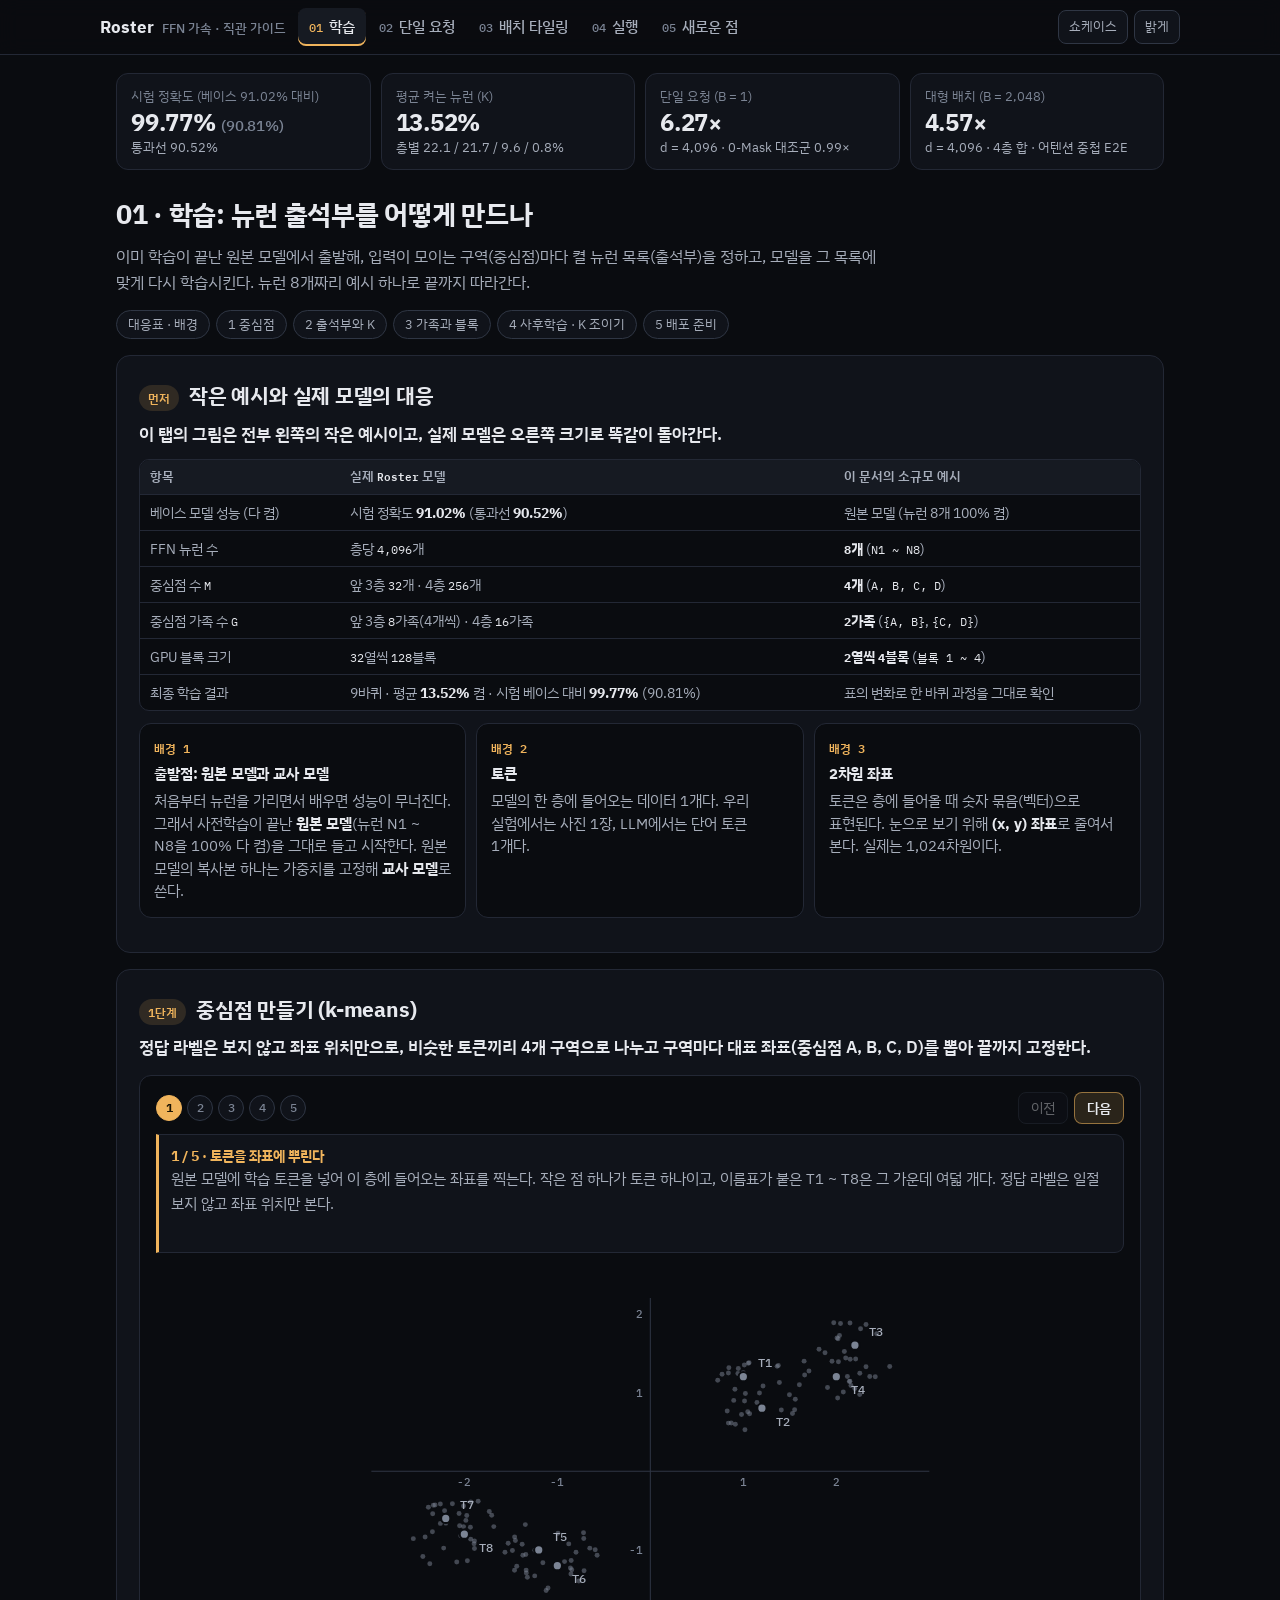
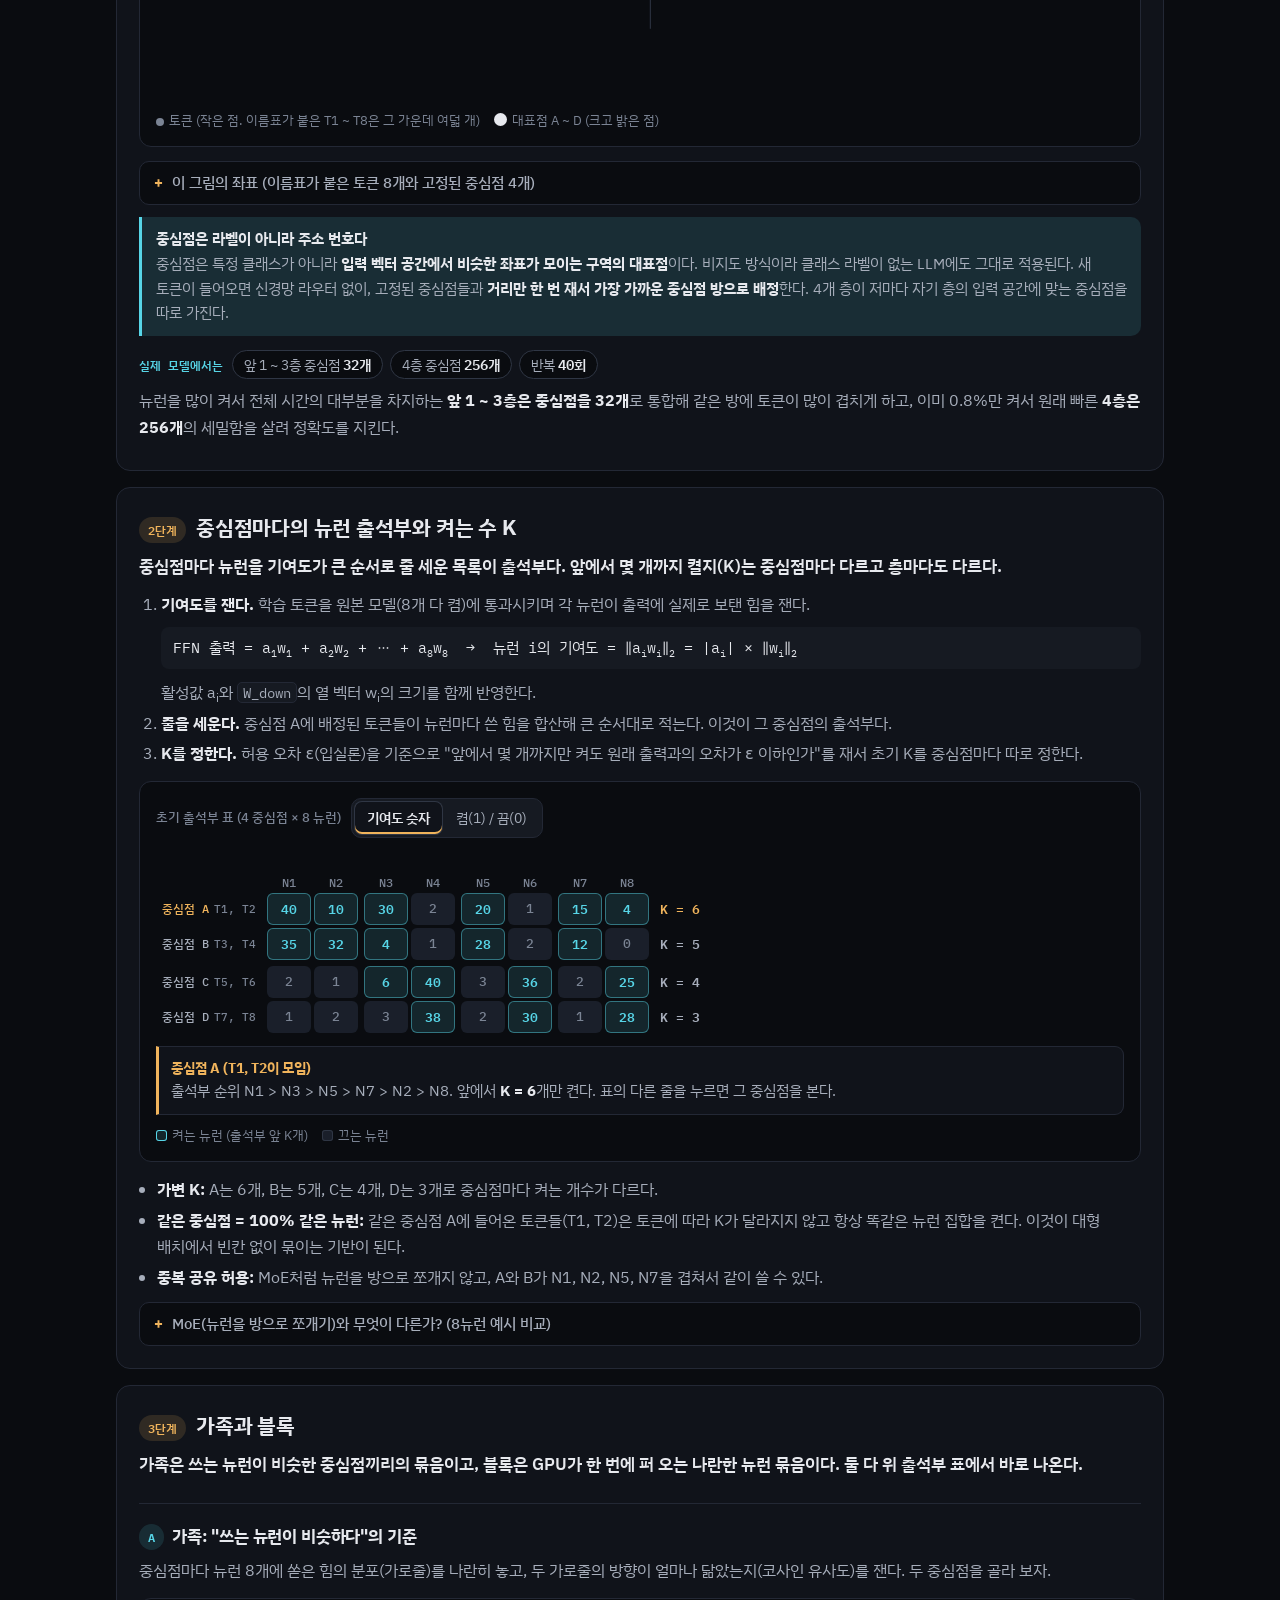
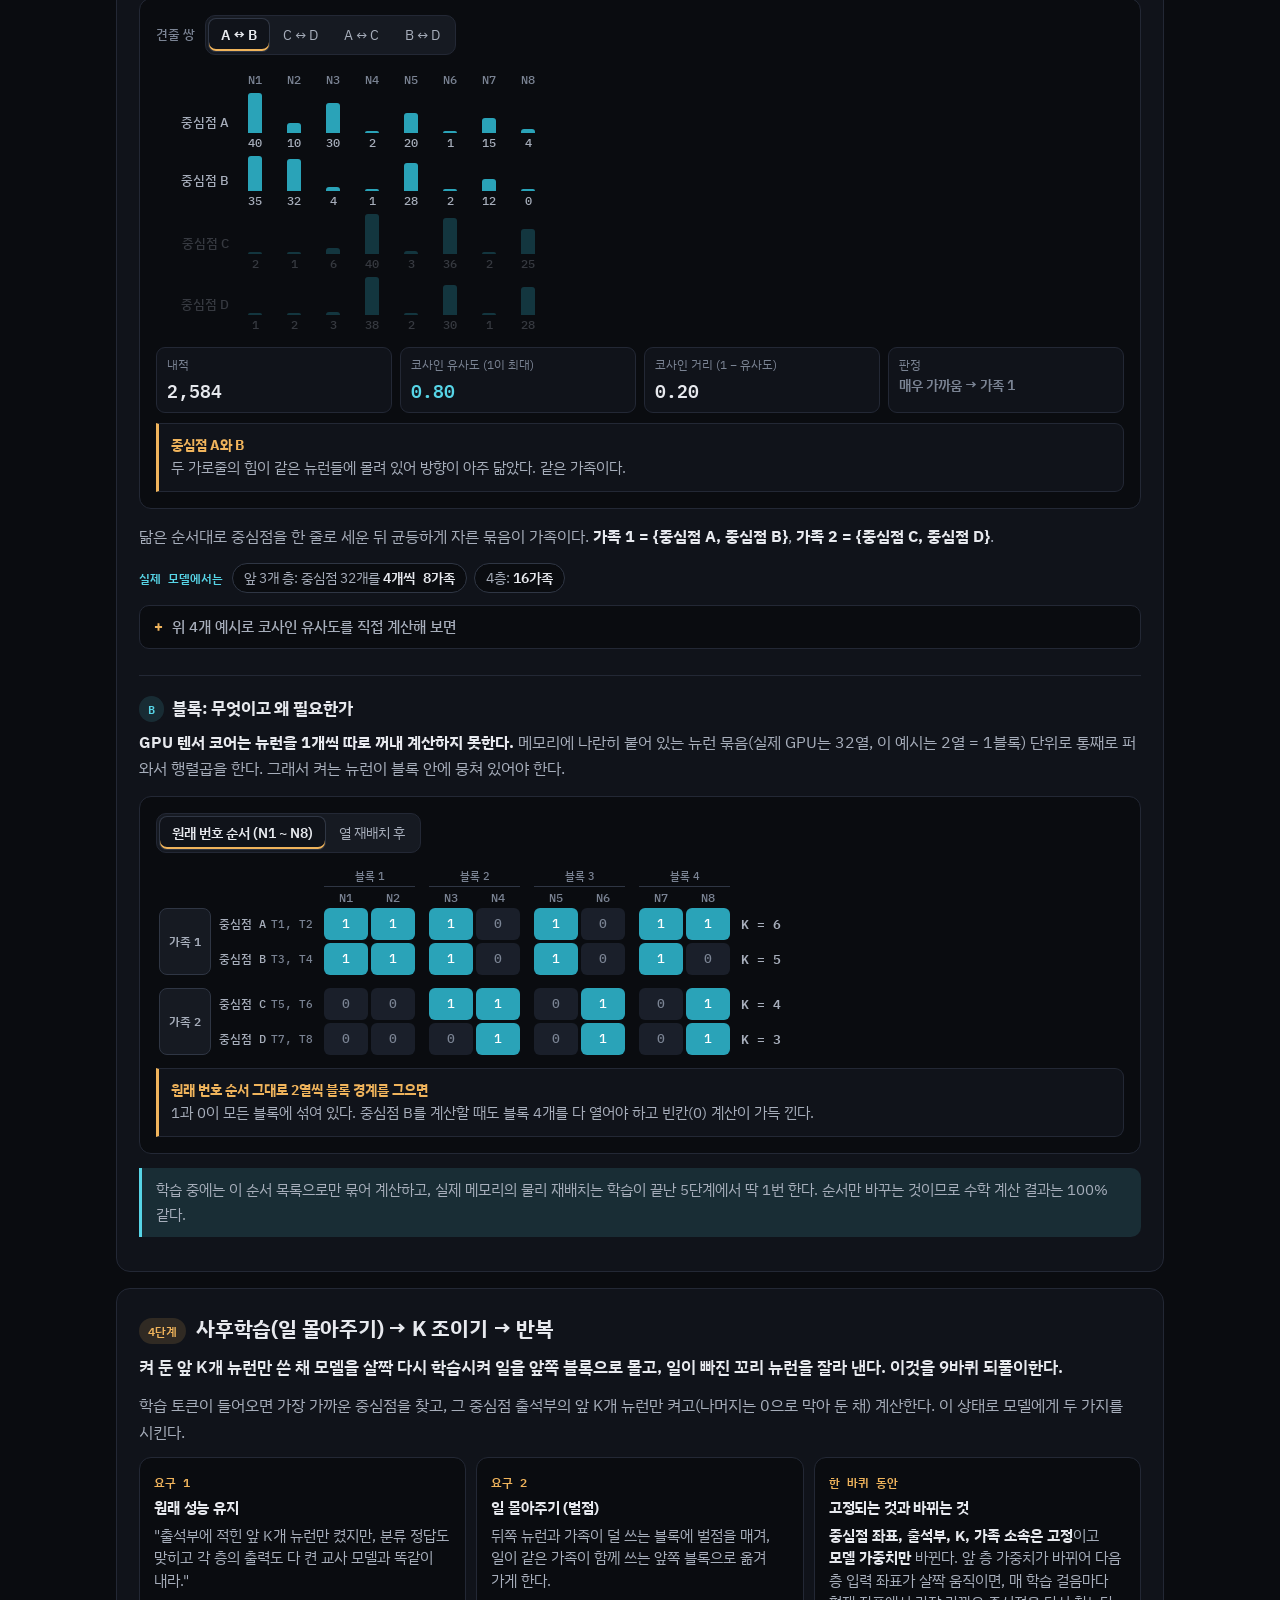
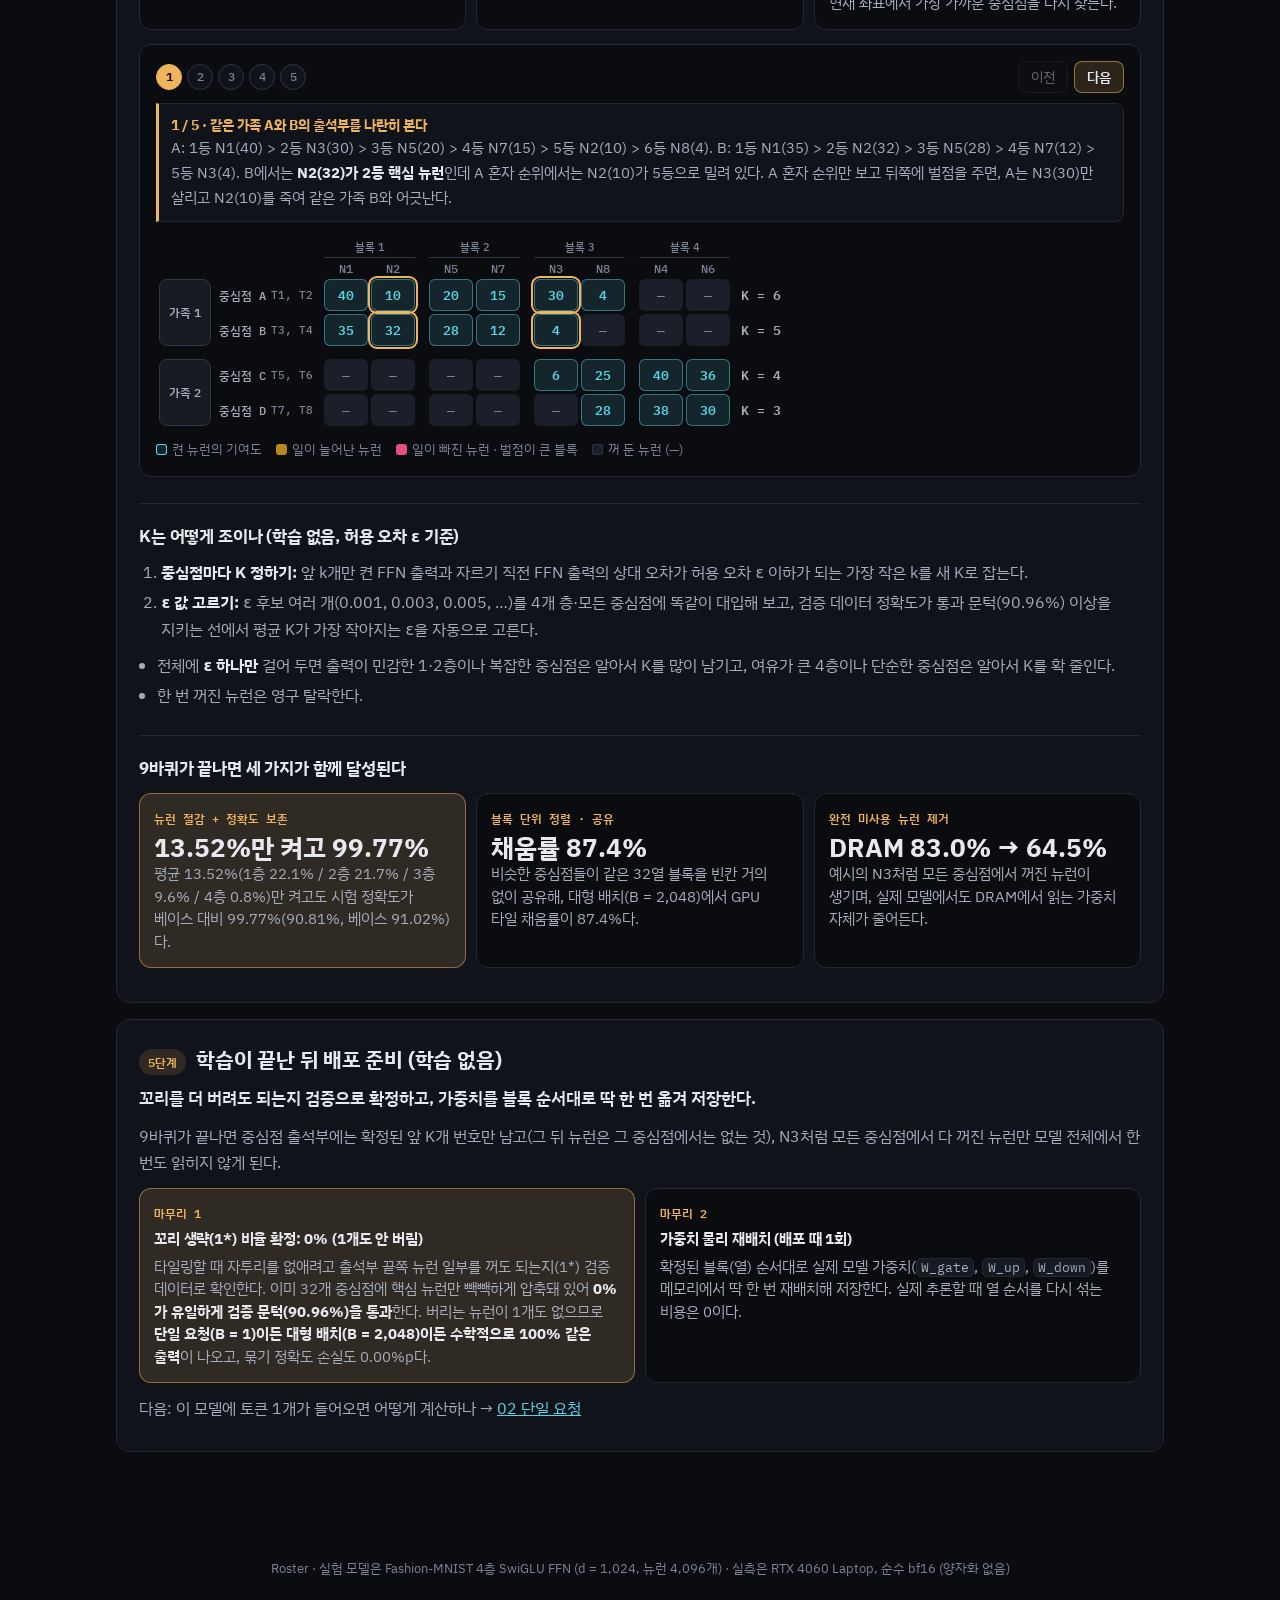
<file: code/VIZ/roster_viz.html>
<!doctype html>
<html lang="ko" data-theme="dark">
<head>
<meta charset="utf-8">
<meta name="viewport" content="width=device-width, initial-scale=1, viewport-fit=cover">
<title>Roster · FFN 가속 직관 가이드</title>
<meta name="description" content="뉴런 출석부와 비격자 타일링으로 FFN을 가속하는 구조를 작은 예시로 따라가는 가이드">
<link rel="preconnect" href="https://fonts.googleapis.com"><link rel="preconnect" href="https://fonts.gstatic.com" crossorigin><link rel="stylesheet" href="https://fonts.googleapis.com/css2?family=IBM+Plex+Mono:wght@400;500;600&family=IBM+Plex+Sans+KR:wght@400;500;600;700&display=swap">
<style>
/* Roster v3 · 공통 스타일 (본편 + 쇼케이스)
   의미색: on = 켠 뉴런(1) · ours = 우리 방식/선택 · prior = 기존 방식 · waste = 헛계산(×0)/누락/충돌 */
:root {
  color-scheme: dark;
  --bg: #0a0c10; --bg-2: #10131a; --bg-3: #161a22; --line: #232835; --line-2: #2f3644;
  --fg: #e7e9ee; --fg-2: #a7aebb; --fg-3: #7b8494;
  --on: #57d5e7; --ours: #f0b45c; --prior: #a99bff; --waste: #ff7a9b;
  --f-on: #2aa3b8; --f-ours: #b8881a; --f-prior: #8670ee; --f-waste: #e2507f; --f-base: #4a5263;
  --s-on: rgba(87, 213, 231, .13); --s-ours: rgba(240, 180, 92, .14); --s-prior: rgba(157, 140, 255, .15); --s-waste: rgba(255, 122, 155, .14);
  --off: #1a1f2a; --ink: #fff;
  --sans: "IBM Plex Sans KR", "Apple SD Gothic Neo", "Malgun Gothic", system-ui, sans-serif;
  --mono: "IBM Plex Mono", ui-monospace, Consolas, "IBM Plex Sans KR", "Malgun Gothic", monospace;
  --cw: 36px; --ch: 32px;
}
:root[data-theme="light"] {
  color-scheme: light;
  --bg: #f3f4f7; --bg-2: #ffffff; --bg-3: #eceef2; --line: #dde1e8; --line-2: #c5cbd6;
  --fg: #151922; --fg-2: #444c5c; --fg-3: #687083;
  --on: #0a7f96; --ours: #946500; --prior: #5a45d0; --waste: #c22b55;
  --f-on: #0a93ad; --f-ours: #b98200; --f-prior: #6a55e0; --f-waste: #d1345f; --f-base: #a9b0be;
  --s-on: rgba(10, 147, 173, .11); --s-ours: rgba(185, 130, 0, .13); --s-prior: rgba(106, 85, 224, .11); --s-waste: rgba(209, 52, 95, .10);
  --off: #e7eaef;
}
* { box-sizing: border-box; }
html { scroll-behavior: smooth; scroll-padding-top: 118px; -webkit-text-size-adjust: 100%; }
body { margin: 0; background: var(--bg); color: var(--fg); font: 16px/1.65 var(--sans); -webkit-font-smoothing: antialiased; word-break: keep-all; overflow-wrap: break-word; }
h1, h2, h3, h4, p { margin: 0; }
h1, h2, h3, h4 { letter-spacing: -.01em; text-wrap: balance; }
button { font: inherit; color: inherit; cursor: pointer; }
a { color: var(--on); }
code { font-family: var(--mono); font-size: .9em; background: var(--bg-3); border: 1px solid var(--line); border-radius: 5px; padding: 0 .32em; white-space: nowrap; }
.m { font-family: var(--mono); font-variant-numeric: tabular-nums; }
sup, sub { font-size: .72em; line-height: 0; }
:focus-visible { outline: 2px solid var(--ours); outline-offset: 2px; border-radius: 4px; }
.wrap { max-width: 1080px; margin: 0 auto; padding: 0 16px; }
.c-on { color: var(--on); } .c-ours { color: var(--ours); } .c-prior { color: var(--prior); } .c-waste { color: var(--waste); }

/* 위 막대 */
.bar { position: sticky; top: 0; z-index: 30; background: color-mix(in srgb, var(--bg) 90%, transparent); backdrop-filter: blur(10px); border-bottom: 1px solid var(--line); }
.bar-in { display: flex; align-items: center; gap: 12px; min-height: 54px; flex-wrap: wrap; padding: 6px 0; }
.brand { font-weight: 700; font-size: 17px; white-space: nowrap; }
.brand small { font-weight: 500; font-size: 12.5px; color: var(--fg-3); margin-left: 8px; }
.tabs { display: flex; gap: 2px; flex: 1; overflow-x: auto; scrollbar-width: none; }
.tabs::-webkit-scrollbar { display: none; }
.tab-b { border: 0; background: none; padding: 7px 11px; border-radius: 8px; color: var(--fg-2); white-space: nowrap; font-weight: 500; font-size: 14.5px; }
.tab-b .n { font-family: var(--mono); font-size: 12px; color: var(--fg-3); margin-right: 6px; }
.tab-b:hover { background: var(--bg-3); }
.tab-b.on { background: var(--bg-3); color: var(--fg); box-shadow: inset 0 -2px 0 var(--ours); }
.tab-b.on .n { color: var(--ours); }
.tools { display: flex; gap: 6px; align-items: center; }
.tool { border: 1px solid var(--line-2); background: var(--bg-2); border-radius: 8px; padding: 5px 10px; font-size: 13px; color: var(--fg-2); text-decoration: none; white-space: nowrap; }
.tool:hover { color: var(--fg); border-color: var(--fg-3); }
@media (max-width: 820px) { .tabs { order: 3; flex-basis: 100%; } .brand small { display: none; } .tools { margin-left: auto; } }

/* 고정 지표 띠 */
.kpis { display: grid; grid-template-columns: repeat(4, minmax(0, 1fr)); gap: 10px; margin: 18px 0 6px; }
.kpi { background: var(--bg-2); border: 1px solid var(--line); border-radius: 12px; padding: 12px 14px; }
.kpi .kl { font-size: 12.5px; color: var(--fg-3); }
.kpi .kv { font-size: 24px; font-weight: 650; line-height: 1.25; letter-spacing: -.01em; }
.kpi .kv small { font-size: 13px; font-weight: 500; color: var(--fg-3); }
.kpi .ks { font-size: 12.5px; color: var(--fg-2); }
@media (max-width: 760px) { .kpis { grid-template-columns: repeat(2, minmax(0, 1fr)); } .kpi .kv { font-size: 20px; } }

/* 탭 머리 */
.tab { display: none; padding-bottom: 60px; }
.tab.on { display: block; }
.hero { margin: 22px 0 6px; }
.hero h1 { font-size: 27px; font-weight: 700; }
.hero p { color: var(--fg-2); margin-top: 6px; max-width: 760px; }
.toc { display: flex; flex-wrap: wrap; gap: 6px; margin-top: 14px; }
.toc a { font-size: 13px; text-decoration: none; color: var(--fg-2); border: 1px solid var(--line-2); border-radius: 999px; padding: 3px 11px; background: var(--bg-2); }
.toc a:hover { color: var(--fg); border-color: var(--ours); }

/* 섹션 */
.sec { background: var(--bg-2); border: 1px solid var(--line); border-radius: 14px; padding: 22px; margin: 16px 0; }
.sh { display: flex; align-items: baseline; gap: 10px; margin-bottom: 8px; flex-wrap: wrap; }
.no { font: 600 12px var(--mono); color: var(--ours); background: var(--s-ours); padding: 3px 9px; border-radius: 999px; white-space: nowrap; }
.sec h2 { font-size: 21px; font-weight: 650; }
.sec h3 { font-size: 16.5px; font-weight: 650; margin: 26px 0 6px; padding-top: 18px; border-top: 1px solid var(--line); }
.sec h3 .no { margin-right: 8px; color: var(--on); background: var(--s-on); }
.lead { font-size: 17px; font-weight: 600; line-height: 1.55; margin: 2px 0 12px; }
.sub { color: var(--fg-2); margin: 8px 0; }
.sub b, ul.pts b, .cap b, .card b, .note b { color: var(--fg); }
ul.pts { margin: 10px 0 0; padding-left: 1.15em; color: var(--fg-2); }
ul.pts li { margin: 4px 0; }
ol.pts { margin: 10px 0 0; padding-left: 1.4em; color: var(--fg-2); }
ol.pts li { margin: 4px 0; } ol.pts b { color: var(--fg); }
@media (max-width: 560px) { .sec { padding: 14px; border-radius: 12px; } .hero h1 { font-size: 23px; } .sec h2 { font-size: 19px; } :root { --cw: 28px; --ch: 28px; } }

/* 위젯 틀 */
.w { background: var(--bg); border: 1px solid var(--line); border-radius: 12px; padding: 16px; margin: 14px 0; }
@media (max-width: 560px) { .w { padding: 10px; } }
.w-h { display: flex; align-items: center; gap: 10px; flex-wrap: wrap; margin-bottom: 12px; }
.w-t { font-size: 13px; color: var(--fg-3); font-weight: 500; }
.seg { display: inline-flex; flex-wrap: wrap; gap: 2px; background: var(--bg-3); border: 1px solid var(--line); border-radius: 10px; padding: 3px; }
.seg-b { border: 0; background: none; border-radius: 7px; padding: 5px 12px; font-size: 13.5px; color: var(--fg-2); white-space: nowrap; }
.seg-b:hover { color: var(--fg); }
.seg-b.on { background: var(--bg-2); color: var(--fg); box-shadow: 0 0 0 1px var(--line-2), inset 0 -2px 0 var(--ours); font-weight: 600; }
.stepper { margin: 0 0 14px; }
.st-row { display: flex; align-items: center; justify-content: space-between; gap: 8px; flex-wrap: wrap; }
.st-nav { display: flex; gap: 6px; margin-left: auto; }
.dots { display: flex; gap: 5px; flex-wrap: wrap; }
.dot { width: 26px; height: 26px; border-radius: 50%; border: 1px solid var(--line-2); background: var(--bg-2); font: 500 12px var(--mono); color: var(--fg-3); padding: 0; }
.dot.done { color: var(--fg-2); border-color: var(--fg-3); }
.dot.on { background: var(--ours); border-color: var(--ours); color: #1b1404; font-weight: 700; }
.nav-b { border: 1px solid var(--line-2); background: var(--bg-2); border-radius: 8px; padding: 4px 12px; font-size: 13.5px; }
.nav-b.pri { background: var(--s-ours); border-color: color-mix(in srgb, var(--ours) 55%, transparent); color: var(--fg); font-weight: 600; }
.nav-b:disabled { opacity: .4; cursor: default; }
.cap { margin-top: 10px; padding: 10px 12px; background: var(--bg-2); border: 1px solid var(--line); border-left: 3px solid var(--ours); border-radius: 0 9px 9px 0; color: var(--fg-2); font-size: 15px; min-height: 3.3em; }
.cap b:first-child { display: block; font-size: 13.5px; color: var(--ours); font-weight: 650; }
.legend { display: flex; flex-wrap: wrap; gap: 4px 14px; font-size: 12.5px; color: var(--fg-3); margin-top: 10px; }
.legend i { display: inline-block; width: 11px; height: 11px; border-radius: 3px; margin-right: 5px; vertical-align: -1px; }
.i-one { background: var(--s-on); box-shadow: inset 0 0 0 1px var(--on); } .i-cov { background: var(--f-on); } .i-z { background: var(--f-waste); } .i-off { background: var(--off); box-shadow: inset 0 0 0 1px var(--line-2); }
.i-ours { background: var(--f-ours); } .i-prior { background: var(--f-prior); } .i-base { background: var(--f-base); } .i-miss { box-shadow: inset 0 0 0 2px var(--waste); }

/* 상자 · 칩 · 카드 · 접이식 */
.note { border-left: 3px solid var(--on); background: var(--s-on); padding: 10px 14px; border-radius: 0 10px 10px 0; margin: 12px 0; color: var(--fg-2); font-size: 15px; }
.note.ours { border-color: var(--ours); background: var(--s-ours); }
.note.waste { border-color: var(--waste); background: var(--s-waste); }
.note .nt { display: block; font-weight: 650; color: var(--fg); }
.real { display: flex; flex-wrap: wrap; gap: 7px; align-items: center; margin: 14px 0 0; }
.real .rl { font: 600 12px var(--mono); color: var(--on); margin-right: 2px; white-space: nowrap; }
.chip { border: 1px solid var(--line-2); border-radius: 999px; padding: 2px 11px; font-size: 13.5px; color: var(--fg-2); background: var(--bg); }
.chip b { color: var(--fg); font-family: var(--mono); font-weight: 600; }
.cards { display: grid; grid-template-columns: repeat(auto-fit, minmax(220px, 1fr)); gap: 10px; margin: 12px 0; }
.card { background: var(--bg); border: 1px solid var(--line); border-radius: 12px; padding: 14px; }
.card h4 { font-size: 15px; font-weight: 650; margin-bottom: 4px; }
.card p { color: var(--fg-2); font-size: 14.5px; line-height: 1.55; }
.card .big { font-size: 26px; font-weight: 650; line-height: 1.2; }
.big .sm, .kv .sm { font-size: 15px; font-weight: 500; color: var(--fg-3); }
.card .tag { font: 600 11.5px var(--mono); color: var(--ours); display: block; margin-bottom: 4px; }
.card.me { border-color: color-mix(in srgb, var(--ours) 50%, transparent); background: var(--s-ours); }
details.fold { border: 1px solid var(--line); border-radius: 10px; margin: 12px 0 0; background: var(--bg); }
details.fold > summary { cursor: pointer; padding: 9px 14px; color: var(--fg-2); font-weight: 500; font-size: 14.5px; list-style: none; }
details.fold > summary::-webkit-details-marker { display: none; }
details.fold > summary::before { content: "+"; font-family: var(--mono); color: var(--ours); margin-right: 9px; font-weight: 700; }
details.fold[open] > summary::before { content: "−"; }
details.fold > summary:hover { color: var(--fg); }
.fold-b { padding: 2px 14px 14px; color: var(--fg-2); font-size: 15px; }
.fold-b p { margin: 8px 0; } .fold-b ul, .fold-b ol { padding-left: 1.2em; margin: 8px 0; } .fold-b li { margin: 4px 0; }
.fold-b strong, .fold-b b { color: var(--fg); } .fold-b h4 { margin: 16px 0 6px; color: var(--fg); font-size: 15px; }
.frac { display: inline-flex; flex-direction: column; vertical-align: middle; text-align: center; font-size: .88em; line-height: 1.25; margin: 0 .25em; }
.frac > span:first-child { border-bottom: 1px solid currentColor; padding: 0 .4em 1px; } .frac > span:last-child { padding: 1px .4em 0; }
.eq { font-family: var(--mono); font-size: 14.5px; color: var(--fg); background: var(--bg-3); border-radius: 8px; padding: 9px 12px; margin: 10px 0; overflow-x: auto; white-space: nowrap; }

/* 표 */
.tw { overflow-x: auto; margin: 12px 0; border: 1px solid var(--line); border-radius: 10px; background: var(--bg); }
table { border-collapse: collapse; width: 100%; font-size: 14px; line-height: 1.5; }
th, td { padding: 7px 10px; border-bottom: 1px solid var(--line); text-align: left; vertical-align: top; }
th { background: var(--bg-3); color: var(--fg-2); font-weight: 600; font-size: 13px; }
td { color: var(--fg-2); } td strong, td b { color: var(--fg); }
tr:last-child td { border-bottom: 0; }
td code, th code { font-size: .88em; background: none; border: 0; padding: 0; color: var(--fg); white-space: nowrap; }
tr.me td { background: var(--s-ours); } tr.me td:first-child { box-shadow: inset 3px 0 0 var(--ours); }
td.mk-ok { color: var(--on); font-weight: 700; } td.mk-no { color: var(--waste); } td.mk-mid { color: var(--ours); }
td:first-child code { white-space: normal; }

/* 6×8 표와 틀 */
.gw { display: grid; gap: 14px; grid-template-columns: minmax(0, 1fr); align-items: start; }
@media (min-width: 880px) { .gw.two { grid-template-columns: max-content minmax(0, 1fr); } }
.gx { overflow-x: auto; padding: 3px; }
.g { display: grid; gap: 3px; width: max-content; }
.g .hd { font: 500 11.5px var(--mono); color: var(--fg-3); display: flex; align-items: flex-end; justify-content: center; white-space: nowrap; }
.g .bh { font: 500 11px var(--sans); color: var(--fg-3); text-align: center; border-bottom: 1px solid var(--line-2); padding-bottom: 2px; white-space: nowrap; overflow: hidden; }
.g .rl { font: 500 12px var(--mono); color: var(--fg-2); display: flex; align-items: center; justify-content: flex-end; padding-right: 8px; white-space: nowrap; }
.g .rl small { color: var(--fg-3); margin-left: 4px; font-size: 11px; }
.g .wl { background: var(--ours); border-radius: 2px; width: 3px; justify-self: center; }
.g .zl { font: 600 11px var(--sans); color: var(--ours); text-align: center; white-space: nowrap; }
.c { width: var(--cw); height: var(--ch); border-radius: 6px; display: flex; align-items: center; justify-content: center; font: 500 13px var(--mono); background: var(--off); color: var(--fg-3); transition: background .25s, opacity .25s, box-shadow .25s; position: relative; }
.c.one { background: var(--s-on); color: var(--on); box-shadow: inset 0 0 0 1px color-mix(in srgb, var(--on) 50%, transparent); }
.c.cov { background: var(--f-on); color: var(--ink); box-shadow: none; font: 600 16px/1 var(--sans); }
.c.z { background: var(--f-waste); color: var(--ink); font-size: 11px; }
.c.miss { background: none; box-shadow: inset 0 0 0 2px var(--waste); color: var(--waste); font-size: 10.5px; font-family: var(--sans); }
.c.cur { z-index: 1; }
.g .tf { margin: -2px; border: 1.5px solid var(--fg-2); border-radius: 8px; pointer-events: none; z-index: 2; transition: opacity .25s; }
.g .tf.cur { border: 2px solid var(--ours); }
.g .tf.dim { opacity: .3; }
.legend i.i-frame { background: none; box-shadow: inset 0 0 0 1.5px var(--fg-2); }
.c.dim { opacity: .5; }
.c.star { background: var(--s-ours); color: var(--ours); box-shadow: inset 0 0 0 1px var(--ours); font-size: 12px; }
.tl { display: grid; gap: 6px; align-content: start; }
.ti { display: grid; grid-template-columns: auto minmax(0, 1fr); gap: 10px; align-items: center; border: 1px solid var(--line); border-radius: 9px; padding: 6px 9px; font-size: 13.5px; color: var(--fg-2); background: var(--bg-2); cursor: default; }
.ti.cur { border-color: var(--ours); background: var(--s-ours); }
.ti b { color: var(--fg); font-weight: 600; }
.ti .tz { font: 600 11.5px var(--mono); padding: 1px 6px; border-radius: 5px; background: var(--s-on); color: var(--on); margin-left: 6px; white-space: nowrap; }
.ti .tz.bad { background: var(--s-waste); color: var(--waste); }
.ti .tn { display: block; font-size: 12.5px; color: var(--fg-3); }
.mt { display: grid; gap: 2px; }
.mt i { width: 15px; height: 13px; border-radius: 3px; background: var(--f-on); display: block; }
.mt i.z { background: var(--f-waste); } .mt i.p { background: var(--off); box-shadow: inset 0 0 0 1px var(--line-2); }
.sb { display: grid; grid-template-columns: repeat(auto-fit, minmax(104px, 1fr)); gap: 8px; margin-top: 12px; }
.sv { background: var(--bg-2); border: 1px solid var(--line); border-radius: 9px; padding: 7px 10px; }
.sv span { display: block; font-size: 12px; color: var(--fg-3); }
.sv b { font: 600 18px var(--mono); color: var(--fg); }
.sv.bad b { color: var(--waste); } .sv.good b { color: var(--on); }
.sv small { font-size: 12px; color: var(--fg-3); margin-left: 4px; font-family: var(--mono); }

/* 출석부 표 (4 중심점 × 8 뉴런) */
.rt { display: grid; gap: 3px; width: max-content; }
.rt .hd, .rt .bh, .rt .rl { font: 500 12px var(--mono); color: var(--fg-3); display: flex; align-items: center; justify-content: center; white-space: nowrap; }
.rt .bh { font: 500 11px var(--sans); border-bottom: 1px solid var(--line-2); padding-bottom: 2px; }
.rt .bh.hot { color: var(--waste); border-color: var(--waste); font-weight: 600; }
.rt .rl { justify-content: flex-end; padding-right: 8px; color: var(--fg-2); }
.rt .fam { display: flex; align-items: center; justify-content: center; padding: 0 9px; margin-right: 5px; border: 1px solid var(--line-2); border-radius: 8px; background: var(--bg-3); font: 600 12px var(--sans); color: var(--fg-2); white-space: nowrap; }
.rt .rl small { color: var(--fg-3); margin-left: 5px; font-size: 11px; }
.rt .rl.sel, .rt .kc.sel { color: var(--ours); }
.rt .kc { font: 600 12.5px var(--mono); color: var(--fg-2); display: flex; align-items: center; padding-left: 8px; white-space: nowrap; }
.rt .kc small { color: var(--waste); margin-left: 5px; font-weight: 500; }
.rc { width: calc(var(--cw) + 8px); height: var(--ch); border-radius: 6px; display: flex; align-items: center; justify-content: center; font: 500 13px var(--mono); background: var(--off); color: var(--fg-3); transition: background .3s, color .3s, box-shadow .3s; }
.rc.on { background: var(--s-on); color: var(--on); box-shadow: inset 0 0 0 1px color-mix(in srgb, var(--on) 45%, transparent); font-weight: 600; }
.rc.solid { background: var(--f-on); color: var(--ink); box-shadow: none; }
.rc.up { box-shadow: inset 0 0 0 2px var(--ours); color: var(--ours); background: var(--s-ours); }
.rc.down { box-shadow: inset 0 0 0 2px var(--waste); color: var(--waste); background: var(--s-waste); }
.rc.hi { outline: 2px solid var(--ours); outline-offset: 1px; }
.rt-row { cursor: pointer; }
@media (max-width: 560px) { .rc { width: calc(var(--cw) + 2px); font-size: 11.5px; } }

/* 막대 목록 · 꺾은선 */
.bl { display: grid; grid-template-columns: max-content minmax(0, 1fr); gap: 7px 12px; align-items: center; margin: 10px 0; }
.bl .lb { font-size: 13.5px; color: var(--fg-2); text-align: right; max-width: 230px; line-height: 1.3; }
.bl .lb.me { color: var(--fg); font-weight: 600; }
.bl .tr { display: flex; align-items: center; gap: 8px; min-width: 0; }
.bl .br { height: 14px; border-radius: 0 4px 4px 0; background: var(--f-base); min-width: 2px; flex: none; transition: width .5s cubic-bezier(.2, .7, .2, 1); }
.bl .br.ours { background: var(--f-ours); } .bl .br.prior { background: var(--f-prior); } .bl .br.on { background: var(--f-on); } .bl .br.waste { background: var(--f-waste); }
.bl .vl { font: 500 13px var(--mono); color: var(--fg); white-space: nowrap; }
.bl .vl small { color: var(--fg-3); font-size: 12px; margin-left: 4px; }
.bl-t { font-size: 13px; color: var(--fg-3); margin: 14px 0 0; }
@media (max-width: 560px) { .bl .lb { max-width: 118px; font-size: 12.5px; } .bl .tr { flex-wrap: wrap; row-gap: 1px; } .bl .vl { white-space: normal; } }
.lc text { font-family: var(--mono); font-size: 11.5px; fill: var(--fg-3); }
.lc .ax { stroke: var(--line-2); stroke-width: 1; }
.lc .gl { stroke: var(--line); stroke-width: 1; }
.lc .ln { fill: none; stroke-width: 2; stroke-linejoin: round; stroke-linecap: round; }
.lc .pt { stroke: var(--bg); stroke-width: 2; }
.lc .el { fill: var(--fg); font-size: 12px; }
#tip { position: fixed; z-index: 99; pointer-events: none; background: var(--bg-3); color: var(--fg); border: 1px solid var(--line-2); border-radius: 8px; padding: 6px 10px; font-size: 12.5px; line-height: 1.45; max-width: 260px; box-shadow: 0 6px 20px rgba(0, 0, 0, .35); opacity: 0; transition: opacity .12s; }
#tip.on { opacity: 1; }

/* 좌표 평면 */
.pl { width: 100%; max-width: 620px; display: block; margin: 0 auto; user-select: none; }
.pl .ax { stroke: var(--line-2); stroke-width: 1; }
.pl .tk { font: 500 11px var(--mono); fill: var(--fg-3); }
.pl .rg { fill: var(--fg-3); fill-opacity: .05; stroke: var(--line-2); stroke-width: 1; transition: fill-opacity .3s; }
.pl .rg.win { fill: var(--ours); fill-opacity: .12; stroke: var(--ours); }
.pl .lk { stroke: var(--fg-3); stroke-width: 1.2; stroke-dasharray: 3 3; }
.pl .lk.win { stroke: var(--ours); stroke-width: 2; stroke-dasharray: none; }
.pl .tok { fill: var(--fg-3); stroke: var(--bg); stroke-width: 2; }
.pl .cld { fill: var(--fg-3); fill-opacity: .5; }
.pl .lk.thin { stroke-width: .8; stroke-dasharray: none; stroke-opacity: .5; }
.km-st { display: flex; align-items: center; gap: 12px; flex-wrap: wrap; min-height: 34px; margin-top: 6px; font-size: 14.5px; color: var(--fg-2); }
.km-st b { color: var(--ours); margin-right: 4px; }
.pl .tl2 { font: 500 11.5px var(--mono); fill: var(--fg-2); }
.pl .cen circle { fill: var(--fg); stroke: var(--bg); stroke-width: 2.5; }
.pl .cen text { font: 700 12.5px var(--mono); fill: var(--bg); text-anchor: middle; }
.pl .cen.win circle { fill: var(--ours); } .pl .cen.win text { fill: #1b1404; }
.legend i.rd { border-radius: 50%; } .legend i.rd-tok { width: 8px; height: 8px; background: var(--fg-3); } .legend i.rd-cen { width: 13px; height: 13px; background: var(--fg); } .legend i.rd-win { width: 13px; height: 13px; background: var(--ours); }
.pl .cen { transition: transform .7s cubic-bezier(.2, .7, .2, 1); }
.pl .nw { fill: var(--ours); stroke: var(--bg); stroke-width: 2; cursor: grab; touch-action: none; }
.pl .dl { font: 600 11.5px var(--mono); fill: var(--fg-2); paint-order: stroke; stroke: var(--bg); stroke-width: 3px; }
.pl .dl.win { fill: var(--ours); }
.pl .wm { font: 700 34px var(--mono); fill: var(--fg-3); fill-opacity: .16; text-anchor: middle; }

/* 숫자 행렬곱 */
.mx { display: flex; flex-wrap: wrap; gap: 10px 18px; align-items: flex-start; }
.mxb { display: grid; gap: 4px; }
.mxb > .mxt { font-size: 12.5px; color: var(--fg-3); font-weight: 500; }
.mxg { display: grid; gap: 3px; width: max-content; }
.mxg .hd, .mxg .rl { font: 500 11.5px var(--mono); color: var(--fg-3); display: flex; align-items: center; justify-content: center; white-space: nowrap; }
.mxg .rl { justify-content: flex-end; padding-right: 6px; }
.mc { min-width: 44px; height: 40px; padding: 0 6px; border-radius: 6px; display: flex; flex-direction: column; align-items: center; justify-content: center; line-height: 1.15; font: 500 13.5px var(--mono); background: var(--off); color: var(--fg-2); position: relative; transition: background .2s, box-shadow .2s; white-space: nowrap; }
.mc.t1 { background: var(--f-on); color: var(--ink); }
.mc.t2 { background: color-mix(in srgb, var(--f-on) 48%, var(--bg)); color: var(--fg); box-shadow: inset 0 0 0 1px var(--f-on); }
.mc.no { color: var(--fg-3); }
.mc.pick { cursor: pointer; }
.mc.sel { outline: 2px solid var(--ours); outline-offset: 1px; z-index: 1; }
.mc.src { box-shadow: inset 0 0 0 2px var(--ours); color: var(--fg); }
.mc.hit { background: var(--f-waste); color: var(--ink); }
.mc small { font: 600 9.5px/1.2 var(--sans); opacity: .88; }
.mxop { align-self: center; font: 500 18px var(--mono); color: var(--fg-3); padding-top: 18px; }

/* 흐름 · 타임라인 */
.flow { display: grid; gap: 8px; margin: 12px 0; }
.fl { display: grid; grid-template-columns: 110px minmax(0, 1fr); gap: 10px; align-items: center; font-size: 13px; color: var(--fg-2); }
.fl .ft { text-align: right; font-weight: 600; color: var(--fg); font-size: 13px; }
.fl .trk { position: relative; height: 30px; background: var(--bg-2); border: 1px solid var(--line); border-radius: 7px; overflow: hidden; }
.fl .blk { position: absolute; top: 3px; bottom: 3px; border-radius: 0 4px 4px 0; display: flex; align-items: center; padding: 0 8px; font: 500 12px var(--sans); color: var(--ink); white-space: nowrap; overflow: hidden; transition: left .5s, width .5s; }
.blk.gpu { background: var(--f-base); } .blk.cpu { background: var(--f-ours); } .blk.ffn { background: var(--f-on); } .blk.pre { background: var(--f-prior); }
.fl .out { position: absolute; top: 0; bottom: 0; display: flex; align-items: center; font: 500 12px var(--mono); color: var(--fg-2); white-space: nowrap; padding-left: 8px; transition: left .5s; }
@media (max-width: 560px) { .fl { grid-template-columns: 74px minmax(0, 1fr); } .fl .ft { font-size: 12px; } }
.tline { display: grid; grid-template-columns: repeat(4, minmax(0, 1fr)); gap: 8px; margin: 12px 0; }
.tline a { text-decoration: none; background: var(--bg); border: 1px solid var(--line); border-radius: 11px; padding: 11px 12px; color: var(--fg-2); font-size: 13.5px; line-height: 1.45; position: relative; }
.tline a:hover { border-color: var(--ours); }
.tline a b { display: block; color: var(--fg); font-size: 14.5px; }
.tline a .tm { font: 600 13px var(--mono); color: var(--ours); display: block; margin-top: 4px; }
.tline a .who { font: 600 11px var(--mono); color: var(--on); display: block; }
@media (max-width: 760px) { .tline { grid-template-columns: repeat(2, minmax(0, 1fr)); } }
.diag { display: grid; gap: 6px; justify-items: center; margin: 12px 0; }
.diag .bx { width: 100%; max-width: 780px; background: var(--bg); border: 1px solid var(--line-2); border-radius: 12px; padding: 12px 14px; transition: opacity .3s, border-color .3s; }
.diag .bx h4 { font-size: 15px; } .diag .bx h4 .no { margin-right: 8px; }
.diag .bx ul { margin: 6px 0 0; padding-left: 1.1em; color: var(--fg-2); font-size: 14px; } .diag .bx li { margin: 2px 0; }
.diag .bx.off { opacity: .35; border-style: dashed; }
.diag .bx.broken { border-color: var(--waste); background: var(--s-waste); }
.diag .ar { font: 500 18px var(--mono); color: var(--fg-3); line-height: 1; }
.rows8 { display: grid; gap: 4px; margin: 6px 0; }
.r8 { display: grid; grid-template-columns: 34px minmax(0, 1fr) minmax(0, 1fr); gap: 6px; align-items: center; font-size: 13px; }
.r8 .nm { font: 600 12.5px var(--mono); color: var(--fg-2); text-align: right; }
.r8 .st { border-radius: 6px; padding: 4px 9px; background: var(--off); color: var(--fg-3); white-space: nowrap; overflow: hidden; text-overflow: ellipsis; transition: background .3s, color .3s; }
.r8 .st.read { background: var(--f-on); color: var(--ink); } .r8 .st.wst { background: var(--f-waste); color: var(--ink); } .r8 .st.use { background: var(--f-on); color: var(--ink); }
.lanes { display: grid; grid-template-columns: minmax(0, 1fr) auto minmax(0, 1fr); gap: 10px; align-items: center; margin: 10px 0; }
.lane { display: grid; gap: 4px; }
.lane .lt { font-size: 12.5px; color: var(--fg-3); font-weight: 500; margin-bottom: 2px; }
.ln1 { display: flex; gap: 8px; align-items: center; background: var(--bg-2); border: 1px solid var(--line); border-radius: 7px; padding: 4px 9px; font: 500 13px var(--mono); color: var(--fg-2); transition: background .3s; }
.ln1 b { color: var(--fg); } .ln1 small { color: var(--fg-3); margin-left: auto; font-family: var(--sans); font-size: 11.5px; }
.ln1.sp { margin-top: 9px; }
.lanes .mid { font: 500 20px var(--mono); color: var(--fg-3); }
@media (max-width: 620px) { .lanes { grid-template-columns: minmax(0, 1fr); } .lanes .mid { transform: rotate(90deg); justify-self: center; } }
.lad { display: flex; align-items: flex-end; gap: 14px; flex-wrap: wrap; margin: 12px 0; }
.lad .lz { display: grid; gap: 5px; justify-items: center; font-size: 12px; color: var(--fg-3); text-align: center; }
.lad .lz i { display: block; background: var(--s-on); border: 1.5px solid var(--f-on); border-radius: 4px; }
.lad .lz b { font: 600 12.5px var(--mono); color: var(--fg); }
.swt { display: flex; flex-wrap: wrap; gap: 8px; margin: 10px 0; }
.sw { border: 1px solid var(--line-2); background: var(--bg-2); border-radius: 9px; padding: 6px 12px; font-size: 13.5px; color: var(--fg-2); }
.sw.on { border-color: var(--waste); background: var(--s-waste); color: var(--fg); font-weight: 600; }
.gw.half { grid-template-columns: minmax(0, 1fr); }
@media (min-width: 880px) { .gw.half { grid-template-columns: minmax(0, 1.35fr) minmax(0, 1fr); } }
.pfs { display: grid; gap: 6px; width: max-content; }
.pf-row { display: grid; grid-template-columns: 70px auto; align-items: end; gap: 8px; transition: opacity .25s; }
.pf-row.dim { opacity: .28; }
.pf-l { font-size: 12.5px; font-weight: 500; color: var(--fg-2); text-align: right; padding-bottom: 17px; white-space: nowrap; }
.pf { display: grid; grid-template-columns: repeat(8, var(--cw)); gap: 3px; align-items: end; }
.pf-c { display: grid; justify-items: center; gap: 2px; }
.pf-c i { display: block; width: 14px; background: var(--f-on); border-radius: 3px 3px 0 0; }
.pf-c span { font: 500 11.5px var(--mono); color: var(--fg-2); }
.pf-c.hd span { color: var(--fg-3); }
.r8h { font-size: 12px; color: var(--fg-3); font-weight: 500; }
.rows8.tight .r8 { grid-template-columns: 34px minmax(0, 132px) minmax(0, 168px); }
.rows8.mid .r8 { grid-template-columns: 34px minmax(0, 280px) minmax(0, 280px); }
.rows8.tight .st, .rows8.mid .st { text-align: center; }
.gw.two > .side > .sb { margin-top: 0; grid-template-columns: minmax(0, 1fr); }
@media (max-width: 879px) { .gw.two > .side > .sb { grid-template-columns: repeat(auto-fit, minmax(104px, 1fr)); } }
.pdg { display: grid; gap: 12px; }
.pln { border: 1px solid var(--line-2); border-left-width: 4px; border-radius: 12px; padding: 12px; background: var(--bg); transition: opacity .3s; }
.pln.old { border-left-color: var(--f-prior); } .pln.new { border-left-color: var(--f-ours); }
.pln.dim { opacity: .3; }
.pln-h { font-weight: 650; font-size: 15px; margin-bottom: 9px; color: var(--fg); }
.pln-h span { font: 600 11.5px var(--mono); margin-right: 9px; padding: 2px 9px; border-radius: 999px; white-space: nowrap; }
.pln.old .pln-h span { background: var(--s-prior); color: var(--prior); } .pln.new .pln-h span { background: var(--s-ours); color: var(--ours); }
.pfl { display: grid; grid-template-columns: minmax(0, 1fr) auto minmax(0, 1fr) auto minmax(0, 1fr); gap: 8px; align-items: stretch; }
.pbx { background: var(--bg-2); border: 1px solid var(--line); border-radius: 10px; padding: 10px 11px; font-size: 13.5px; line-height: 1.5; color: var(--fg-2); }
.pbx b { display: block; color: var(--fg); font-size: 14.5px; margin-bottom: 3px; }
.pbx .pn { font: 600 12px var(--sans); color: var(--fg-3); display: block; }
.par { align-self: center; font: 500 18px var(--mono); color: var(--fg-3); }
.pstrips { display: grid; gap: 3px; margin-top: 8px; }
.pstrip { display: flex; align-items: center; gap: 7px; font: 500 11px var(--mono); color: var(--fg-3); }
.pstrip span { width: 16px; }
.pstrip .cells { display: grid; grid-template-columns: repeat(8, 11px); gap: 2px; }
.pstrip i { height: 10px; border-radius: 2px; background: var(--off); box-shadow: inset 0 0 0 1px var(--line-2); display: block; }
.pstrip i.o { background: var(--f-on); box-shadow: none; }
.pdg-foot { color: var(--fg-2); font-size: 14.5px; } .pdg-foot b { color: var(--fg); }
@media (max-width: 720px) { .pfl { grid-template-columns: minmax(0, 1fr); } .par { transform: rotate(90deg); justify-self: center; } }
.foot { color: var(--fg-3); font-size: 13px; margin: 30px 0 40px; text-align: center; }
@media (prefers-reduced-motion: reduce) { * { transition: none !important; animation: none !important; } html { scroll-behavior: auto; } }

</style>
</head>
<body>
<header class="bar"><div class="wrap bar-in"><div class="brand">Roster<small>FFN 가속 · 직관 가이드</small></div><nav class="tabs" role="tablist" aria-label="가이드 탭"><button type="button" class="tab-b" role="tab" data-tab="01"><span class="n">01</span>학습</button><button type="button" class="tab-b" role="tab" data-tab="02"><span class="n">02</span>단일 요청</button><button type="button" class="tab-b" role="tab" data-tab="03"><span class="n">03</span>배치 타일링</button><button type="button" class="tab-b" role="tab" data-tab="04"><span class="n">04</span>실행</button><button type="button" class="tab-b" role="tab" data-tab="05"><span class="n">05</span>새로운 점</button></nav><div class="tools"><a class="tool" href="roster_showcase.html">쇼케이스</a><button type="button" class="tool" data-theme-btn>밝게</button></div></div></header>
<main class="wrap">
<div class="kpis" aria-label="최종 모델 핵심 지표">
  <div class="kpi"><div class="kl">시험 정확도 (베이스 91.02% 대비)</div><div class="kv">99.77% <span class="sm">(90.81%)</span></div><div class="ks">통과선 90.52%</div></div>
  <div class="kpi"><div class="kl">평균 켜는 뉴런 (K)</div><div class="kv">13.52%</div><div class="ks">층별 22.1 / 21.7 / 9.6 / 0.8%</div></div>
  <div class="kpi"><div class="kl">단일 요청 (B = 1)</div><div class="kv">6.27×</div><div class="ks">d = 4,096 · 0-Mask 대조군 0.99×</div></div>
  <div class="kpi"><div class="kl">대형 배치 (B = 2,048)</div><div class="kv">4.57×</div><div class="ks">d = 4,096 · 4층 합 · 어텐션 중첩 E2E</div></div>
</div>

<div class="tab" id="tab-01" role="tabpanel"><div class="hero">
  <h1>01 · 학습: 뉴런 출석부를 어떻게 만드나</h1>
  <p>이미 학습이 끝난 원본 모델에서 출발해, 입력이 모이는 구역(중심점)마다 켤 뉴런 목록(출석부)을 정하고, 모델을 그 목록에 맞게 다시 학습시킨다. 뉴런 8개짜리 예시 하나로 끝까지 따라간다.</p>
  <nav class="toc" aria-label="이 탭의 단계"><a href="#s01-0">대응표 · 배경</a><a href="#s01-1">1 중심점</a><a href="#s01-2">2 출석부와 K</a><a href="#s01-3">3 가족과 블록</a><a href="#s01-4">4 사후학습 · K 조이기</a><a href="#s01-5">5 배포 준비</a></nav>
</div>

<section class="sec" id="s01-0">
  <div class="sh"><span class="no">먼저</span><h2>작은 예시와 실제 모델의 대응</h2></div>
  <p class="lead">이 탭의 그림은 전부 왼쪽의 작은 예시이고, 실제 모델은 오른쪽 크기로 똑같이 돌아간다.</p>
  <div class="tw"><table>
<thead>
<tr>
<th>항목</th>
<th>실제 <code>Roster</code> 모델</th>
<th>이 문서의 소규모 예시</th>
</tr>
</thead>
<tbody>
<tr>
<td>베이스 모델 성능 (다 켬)</td>
<td>시험 정확도 <strong>91.02%</strong> (통과선 <strong>90.52%</strong>)</td>
<td>원본 모델 (뉴런 8개 100% 켬)</td>
</tr>
<tr>
<td>FFN 뉴런 수</td>
<td>층당 <code>4,096</code>개</td>
<td><strong><code>8</code>개</strong> (<code>N1 ~ N8</code>)</td>
</tr>
<tr>
<td>중심점 수 <code>M</code></td>
<td>앞 3층 <code>32</code>개 · 4층 <code>256</code>개</td>
<td><strong><code>4</code>개</strong> (<code>A, B, C, D</code>)</td>
</tr>
<tr>
<td>중심점 가족 수 <code>G</code></td>
<td>앞 3층 <code>8</code>가족(4개씩) · 4층 <code>16</code>가족</td>
<td><strong><code>2</code>가족</strong> (<code>{A, B}</code>, <code>{C, D}</code>)</td>
</tr>
<tr>
<td>GPU 블록 크기</td>
<td><code>32</code>열씩 <code>128</code>블록</td>
<td><strong><code>2</code>열씩 <code>4</code>블록</strong> (<code>블록 1 ~ 4</code>)</td>
</tr>
<tr>
<td>최종 학습 결과</td>
<td>9바퀴 · 평균 <strong>13.52%</strong> 켬 · 시험 베이스 대비 <strong>99.77%</strong> (90.81%)</td>
<td>표의 변화로 한 바퀴 과정을 그대로 확인</td>
</tr>
</tbody>
</table></div>
  <div class="cards">
    <div class="card"><span class="tag">배경 1</span><h4>출발점: 원본 모델과 교사 모델</h4><p>처음부터 뉴런을 가리면서 배우면 성능이 무너진다. 그래서 사전학습이 끝난 <b>원본 모델</b>(뉴런 N1 ~ N8을 100% 다 켬)을 그대로 들고 시작한다. 원본 모델의 복사본 하나는 가중치를 고정해 <b>교사 모델</b>로 쓴다.</p></div>
    <div class="card"><span class="tag">배경 2</span><h4>토큰</h4><p>모델의 한 층에 들어오는 데이터 1개다. 우리 실험에서는 사진 1장, LLM에서는 단어 토큰 1개다.</p></div>
    <div class="card"><span class="tag">배경 3</span><h4>2차원 좌표</h4><p>토큰은 층에 들어올 때 숫자 묶음(벡터)으로 표현된다. 눈으로 보기 위해 <b>(x, y) 좌표</b>로 줄여서 본다. 실제는 1,024차원이다.</p></div>
  </div>
</section>

<section class="sec" id="s01-1">
  <div class="sh"><span class="no">1단계</span><h2>중심점 만들기 (k-means)</h2></div>
  <p class="lead">정답 라벨은 보지 않고 좌표 위치만으로, 비슷한 토큰끼리 4개 구역으로 나누고 구역마다 대표 좌표(중심점 A, B, C, D)를 뽑아 끝까지 고정한다.</p>
  <div class="w" data-w="kmeans"></div>
  <details class="fold"><summary>이 그림의 좌표 (이름표가 붙은 토큰 8개와 고정된 중심점 4개)</summary><div class="fold-b"><ul>
    <li><b>이름표가 붙은 토큰:</b> T1 (1.0, 1.2) · T2 (1.2, 0.8) · T3 (2.2, 1.6) · T4 (2.0, 1.2) · T5 (-1.2, -1.0) · T6 (-1.0, -1.2) · T7 (-2.2, -0.6) · T8 (-2.0, -0.8)</li>
    <li><b>고정된 중심점:</b> A (1.1, 1.0) ← T1, T2가 모임 · B (2.1, 1.4) ← T3, T4가 모임 · C (-1.1, -1.1) ← T5, T6이 모임 · D (-2.1, -0.7) ← T7, T8이 모임</li>
    <li>이름표가 없는 작은 점들은 되풀이 과정을 눈으로 보이려고 네 중심점 둘레에 지어낸 토큰이다. 그 위에서 k-means를 실제로 돌린 것을 그대로 보여 준다.</li>
  </ul></div></details>
  <div class="note"><span class="nt">중심점은 라벨이 아니라 주소 번호다</span>중심점은 특정 클래스가 아니라 <b>입력 벡터 공간에서 비슷한 좌표가 모이는 구역의 대표점</b>이다. 비지도 방식이라 클래스 라벨이 없는 LLM에도 그대로 적용된다. 새 토큰이 들어오면 신경망 라우터 없이, 고정된 중심점들과 <b>거리만 한 번 재서 가장 가까운 중심점 방으로 배정</b>한다. 4개 층이 저마다 자기 층의 입력 공간에 맞는 중심점을 따로 가진다.</div>
  <div class="real"><span class="rl">실제 모델에서는</span><span class="chip">앞 1 ~ 3층 중심점 <b>32개</b></span><span class="chip">4층 중심점 <b>256개</b></span><span class="chip">반복 <b>40회</b></span></div>
  <p class="sub">뉴런을 많이 켜서 전체 시간의 대부분을 차지하는 <b>앞 1 ~ 3층은 중심점을 32개</b>로 통합해 같은 방에 토큰이 많이 겹치게 하고, 이미 0.8%만 켜서 원래 빠른 <b>4층은 256개</b>의 세밀함을 살려 정확도를 지킨다.</p>
</section>

<section class="sec" id="s01-2">
  <div class="sh"><span class="no">2단계</span><h2>중심점마다의 뉴런 출석부와 켜는 수 K</h2></div>
  <p class="lead">중심점마다 뉴런을 기여도가 큰 순서로 줄 세운 목록이 출석부다. 앞에서 몇 개까지 켤지(K)는 중심점마다 다르고 층마다도 다르다.</p>
  <ol class="pts">
    <li><b>기여도를 잰다.</b> 학습 토큰을 원본 모델(8개 다 켬)에 통과시키며 각 뉴런이 출력에 실제로 보탠 힘을 잰다.
      <div class="eq">FFN 출력 = a<sub>1</sub>w<sub>1</sub> + a<sub>2</sub>w<sub>2</sub> + ⋯ + a<sub>8</sub>w<sub>8</sub> &nbsp;→&nbsp; 뉴런 i의 기여도 = ‖a<sub>i</sub>w<sub>i</sub>‖<sub>2</sub> = |a<sub>i</sub>| × ‖w<sub>i</sub>‖<sub>2</sub></div>
      활성값 a<sub>i</sub>와 <code>W_down</code>의 열 벡터 w<sub>i</sub>의 크기를 함께 반영한다.</li>
    <li><b>줄을 세운다.</b> 중심점 A에 배정된 토큰들이 뉴런마다 쓴 힘을 합산해 큰 순서대로 적는다. 이것이 그 중심점의 출석부다.</li>
    <li><b>K를 정한다.</b> 허용 오차 ε(입실론)을 기준으로 "앞에서 몇 개까지만 켜도 원래 출력과의 오차가 ε 이하인가"를 재서 초기 K를 중심점마다 따로 정한다.</li>
  </ol>
  <div class="w" data-w="roster"></div>
  <ul class="pts">
    <li><b>가변 K:</b> A는 6개, B는 5개, C는 4개, D는 3개로 중심점마다 켜는 개수가 다르다.</li>
    <li><b>같은 중심점 = 100% 같은 뉴런:</b> 같은 중심점 A에 들어온 토큰들(T1, T2)은 토큰에 따라 K가 달라지지 않고 항상 똑같은 뉴런 집합을 켠다. 이것이 대형 배치에서 빈칸 없이 묶이는 기반이 된다.</li>
    <li><b>중복 공유 허용:</b> MoE처럼 뉴런을 방으로 쪼개지 않고, A와 B가 N1, N2, N5, N7을 겹쳐서 같이 쓸 수 있다.</li>
  </ul>
  <details class="fold"><summary>MoE(뉴런을 방으로 쪼개기)와 무엇이 다른가? (8뉴런 예시 비교)</summary><div class="fold-b"><div class="tw"><table>
<thead>
<tr>
<th>방식</th>
<th>뉴런 8개(<code>N1 ~ N8</code>)를 다루는 법</th>
<th>중심점 <code>B</code>에 <code>{N1, N2, N3, N5, N7}</code>이 필요할 때</th>
</tr>
</thead>
<tbody>
<tr>
<td><strong>MoE (고정 방 분할)</strong></td>
<td>뉴런을 겹치지 않는 고정 방으로 쪼갬<br>· 전문가 1 = <code>{N1, N2, N3, N4}</code><br>· 전문가 2 = <code>{N5, N6, N7, N8}</code></td>
<td>전문가 1만 켜면 <code>N5, N7</code>이 <strong>잘려 정확도 손실</strong>,<br>전문가 2까지 켜면 안 쓰는 <code>N4, N6, N8</code>까지 <strong>강제 계산(끼워팔기 낭비)</strong></td>
</tr>
<tr>
<td><strong>공유 전문가 + 고정 분할</strong> (<code>CMoE</code> 등)</td>
<td>모든 입력이 늘 켜는 공용 방만 따로 빼고, 나머지 뉴런은 여전히 겹침 없이 쪼갬</td>
<td>전체 공용 뉴런은 해결되나, <strong>비슷한 구역(<code>A, B</code>)끼리만 쓰는 부분 공용 뉴런</strong>에서는 여전히 경계 잘림·낭비 발생</td>
</tr>
</tbody>
</table></div>
<ul>
<li>실제 1층(<code>4,096</code>개 뉴런 · <code>32</code>개 중심점)을 겹침 없이 쪼개면 중심점당 <code>4,096 ÷ 32 = 128</code>개(<code>3.1%</code>)밖에 못 쓰지만, 중복 허용 출석부 덕분에 중심점당 평균 <strong>약 900개</strong>(<code>22%</code>)의 뉴런을 자유롭게 공유하며 켤 수 있다.</li>
</ul></div></details>
</section>

<section class="sec" id="s01-3">
  <div class="sh"><span class="no">3단계</span><h2>가족과 블록</h2></div>
  <p class="lead">가족은 쓰는 뉴런이 비슷한 중심점끼리의 묶음이고, 블록은 GPU가 한 번에 퍼 오는 나란한 뉴런 묶음이다. 둘 다 위 출석부 표에서 바로 나온다.</p>
  <h3><span class="no">A</span>가족: "쓰는 뉴런이 비슷하다"의 기준</h3>
  <p class="sub">중심점마다 뉴런 8개에 쏟은 힘의 분포(가로줄)를 나란히 놓고, 두 가로줄의 방향이 얼마나 닮았는지(코사인 유사도)를 잰다. 두 중심점을 골라 보자.</p>
  <div class="w" data-w="family"></div>
  <p class="sub">닮은 순서대로 중심점을 한 줄로 세운 뒤 균등하게 자른 묶음이 가족이다. <b>가족 1 = {중심점 A, 중심점 B}</b>, <b>가족 2 = {중심점 C, 중심점 D}</b>.</p>
  <div class="real"><span class="rl">실제 모델에서는</span><span class="chip">앞 3개 층: 중심점 32개를 <b>4개씩 8가족</b></span><span class="chip">4층: <b>16가족</b></span></div>
  <details class="fold"><summary>위 4개 예시로 코사인 유사도를 직접 계산해 보면</summary><div class="fold-b">
    <p>벡터 내적 공식 그대로, 두 가로줄의 길이를 1로 맞춘 뒤 내적해 방향이 얼마나 같은지 잰다 (1에 가까울수록 비슷, 0에 가까울수록 딴판).</p>
    <div class="eq">코사인 유사도(X, Y) = <span class="frac"><span>X · Y</span><span>‖X‖<sub>2</sub> ‖Y‖<sub>2</sub></span></span></div>
    <ul>
      <li><b>각 중심점 벡터의 길이:</b> ‖A‖<sub>2</sub> = √(40² + 10² + 30² + 2² + 20² + 1² + 15² + 4²) = √3,246 ≈ 56.97 · ‖B‖<sub>2</sub> = √3,198 ≈ 56.55 · ‖C‖<sub>2</sub> = √3,575 ≈ 59.79 · ‖D‖<sub>2</sub> = √3,147 ≈ 56.10</li>
      <li><b>A 대 B (같은 가족):</b> 내적 = 40×35 + 10×32 + 30×4 + 2×1 + 20×28 + 1×2 + 15×12 + 4×0 = 2,584 → 2,584 ÷ (56.97 × 56.55) ≈ <b>0.80</b> (매우 가까움)</li>
      <li><b>A 대 C (다른 가족):</b> 내적 = 40×2 + 10×1 + 30×6 + 2×40 + 20×3 + 1×36 + 15×2 + 4×25 = 576 → 576 ÷ (56.97 × 59.79) ≈ <b>0.17</b> (매우 멂)</li>
    </ul>
    <div class="tw"><table><thead><tr><th>비교 쌍</th><th style="text-align:right">내적</th><th style="text-align:right">코사인 유사도 (1이 최대)</th><th style="text-align:right">코사인 거리 (1 − 유사도)</th><th>판정</th></tr></thead><tbody>
      <tr><td><b>중심점 A ↔ B</b></td><td style="text-align:right">2,584</td><td style="text-align:right"><b>0.80</b></td><td style="text-align:right">0.20</td><td><b>매우 가까움 → 가족 1</b></td></tr>
      <tr><td><b>중심점 C ↔ D</b></td><td style="text-align:right">3,330</td><td style="text-align:right"><b>0.99</b></td><td style="text-align:right">0.01</td><td><b>거의 일치 → 가족 2</b></td></tr>
      <tr><td>중심점 A ↔ C</td><td style="text-align:right">576</td><td style="text-align:right">0.17</td><td style="text-align:right">0.83</td><td>매우 멂 (다른 가족)</td></tr>
      <tr><td>중심점 B ↔ D</td><td style="text-align:right">277</td><td style="text-align:right">0.09</td><td style="text-align:right">0.91</td><td>매우 멂 (다른 가족)</td></tr>
    </tbody></table></div>
  </div></details>

  <h3><span class="no">B</span>블록: 무엇이고 왜 필요한가</h3>
  <p class="sub"><b>GPU 텐서 코어는 뉴런을 1개씩 따로 꺼내 계산하지 못한다.</b> 메모리에 나란히 붙어 있는 뉴런 묶음(실제 GPU는 32열, 이 예시는 2열 = 1블록) 단위로 통째로 퍼 와서 행렬곱을 한다. 그래서 켜는 뉴런이 블록 안에 뭉쳐 있어야 한다.</p>
  <div class="w" data-w="blocks"></div>
  <div class="note">학습 중에는 이 순서 목록으로만 묶어 계산하고, 실제 메모리의 물리 재배치는 학습이 끝난 5단계에서 딱 1번 한다. 순서만 바꾸는 것이므로 수학 계산 결과는 100% 같다.</div>
</section>

<section class="sec" id="s01-4">
  <div class="sh"><span class="no">4단계</span><h2>사후학습(일 몰아주기) → K 조이기 → 반복</h2></div>
  <p class="lead">켜 둔 앞 K개 뉴런만 쓴 채 모델을 살짝 다시 학습시켜 일을 앞쪽 블록으로 몰고, 일이 빠진 꼬리 뉴런을 잘라 낸다. 이것을 9바퀴 되풀이한다.</p>
  <p class="sub">학습 토큰이 들어오면 가장 가까운 중심점을 찾고, 그 중심점 출석부의 앞 K개 뉴런만 켜고(나머지는 0으로 막아 둔 채) 계산한다. 이 상태로 모델에게 두 가지를 시킨다.</p>
  <div class="cards">
    <div class="card"><span class="tag">요구 1</span><h4>원래 성능 유지</h4><p>"출석부에 적힌 앞 K개 뉴런만 켰지만, 분류 정답도 맞히고 각 층의 출력도 다 켠 교사 모델과 똑같이 내라."</p></div>
    <div class="card"><span class="tag">요구 2</span><h4>일 몰아주기 (벌점)</h4><p>뒤쪽 뉴런과 가족이 덜 쓰는 블록에 벌점을 매겨, 일이 같은 가족이 함께 쓰는 앞쪽 블록으로 옮겨 가게 한다.</p></div>
    <div class="card"><span class="tag">한 바퀴 동안</span><h4>고정되는 것과 바뀌는 것</h4><p><b>중심점 좌표, 출석부, K, 가족 소속은 고정</b>이고 <b>모델 가중치만</b> 바뀐다. 앞 층 가중치가 바뀌어 다음 층 입력 좌표가 살짝 움직이면, 매 학습 걸음마다 현재 좌표에서 가장 가까운 중심점을 다시 찾는다.</p></div>
  </div>
  <div class="w" data-w="posttrain"></div>

  <h3>K는 어떻게 조이나 (학습 없음, 허용 오차 ε 기준)</h3>
  <ol class="pts">
    <li><b>중심점마다 K 정하기:</b> 앞 k개만 켠 FFN 출력과 자르기 직전 FFN 출력의 상대 오차가 허용 오차 ε 이하가 되는 가장 작은 k를 새 K로 잡는다.</li>
    <li><b>ε 값 고르기:</b> ε 후보 여러 개(0.001, 0.003, 0.005, …)를 4개 층·모든 중심점에 똑같이 대입해 보고, 검증 데이터 정확도가 통과 문턱(90.96%) 이상을 지키는 선에서 평균 K가 가장 작아지는 ε을 자동으로 고른다.</li>
  </ol>
  <ul class="pts">
    <li>전체에 <b>ε 하나만</b> 걸어 두면 출력이 민감한 1·2층이나 복잡한 중심점은 알아서 K를 많이 남기고, 여유가 큰 4층이나 단순한 중심점은 알아서 K를 확 줄인다.</li>
    <li>한 번 꺼진 뉴런은 영구 탈락한다.</li>
  </ul>

  <h3>9바퀴가 끝나면 세 가지가 함께 달성된다</h3>
  <div class="cards">
    <div class="card me"><span class="tag">뉴런 절감 + 정확도 보존</span><div class="big">13.52%만 켜고 99.77%</div><p>평균 13.52%(1층 22.1% / 2층 21.7% / 3층 9.6% / 4층 0.8%)만 켜고도 시험 정확도가 베이스 대비 99.77%(90.81%, 베이스 91.02%)다.</p></div>
    <div class="card"><span class="tag">블록 단위 정렬 · 공유</span><div class="big">채움률 87.4%</div><p>비슷한 중심점들이 같은 32열 블록을 빈칸 거의 없이 공유해, 대형 배치(B = 2,048)에서 GPU 타일 채움률이 87.4%다.</p></div>
    <div class="card"><span class="tag">완전 미사용 뉴런 제거</span><div class="big">DRAM 83.0% → 64.5%</div><p>예시의 N3처럼 모든 중심점에서 꺼진 뉴런이 생기며, 실제 모델에서도 DRAM에서 읽는 가중치 자체가 줄어든다.</p></div>
  </div>
</section>

<section class="sec" id="s01-5">
  <div class="sh"><span class="no">5단계</span><h2>학습이 끝난 뒤 배포 준비 (학습 없음)</h2></div>
  <p class="lead">꼬리를 더 버려도 되는지 검증으로 확정하고, 가중치를 블록 순서대로 딱 한 번 옮겨 저장한다.</p>
  <p class="sub">9바퀴가 끝나면 중심점 출석부에는 확정된 앞 K개 번호만 남고(그 뒤 뉴런은 그 중심점에서는 없는 것), N3처럼 모든 중심점에서 다 꺼진 뉴런만 모델 전체에서 한 번도 읽히지 않게 된다.</p>
  <div class="cards">
    <div class="card me"><span class="tag">마무리 1</span><h4>꼬리 생략(1*) 비율 확정: 0% (1개도 안 버림)</h4><p>타일링할 때 자투리를 없애려고 출석부 끝쪽 뉴런 일부를 꺼도 되는지(1*) 검증 데이터로 확인한다. 이미 32개 중심점에 핵심 뉴런만 빽빽하게 압축돼 있어 <b>0%가 유일하게 검증 문턱(90.96%)을 통과</b>한다. 버리는 뉴런이 1개도 없으므로 <b>단일 요청(B = 1)이든 대형 배치(B = 2,048)이든 수학적으로 100% 같은 출력</b>이 나오고, 묶기 정확도 손실도 0.00%p다.</p></div>
    <div class="card"><span class="tag">마무리 2</span><h4>가중치 물리 재배치 (배포 때 1회)</h4><p>확정된 블록(열) 순서대로 실제 모델 가중치(<code>W_gate</code>, <code>W_up</code>, <code>W_down</code>)를 메모리에서 딱 한 번 재배치해 저장한다. 실제 추론할 때 열 순서를 다시 섞는 비용은 0이다.</p></div>
  </div>
  <p class="sub">다음: 이 모델에 토큰 1개가 들어오면 어떻게 계산하나 → <a href="#02">02 단일 요청</a></p>
</section>
</div>
<div class="tab" id="tab-02" role="tabpanel"><div class="hero">
  <h1>02 · 단일 요청 (B = 1): 왜 6배 넘게 빨라지나</h1>
  <p>학습을 마친 모델에 새 토큰 1개가 들어왔을 때(개인 PC, LLM 생성 단계) 실제로 어떻게 계산하는지를 01과 같은 8뉴런·4중심점 예시로 이어 간다.</p>
  <nav class="toc" aria-label="이 탭의 단계"><a href="#s02-0">성적 · 출발점</a><a href="#s02-1">1 중심점 찾기</a><a href="#s02-2">2 출석부 조회</a><a href="#s02-3">3 FFN 계산</a><a href="#s02-4">4 왜 6배인가</a><a href="#s02-5">5 다음 질문</a></nav>
</div>

<section class="sec" id="s02-0">
  <div class="sh"><span class="no">먼저</span><h2>성적과 출발점</h2></div>
  <p class="lead">베이스 모델은 뉴런을 100% 켜고 시험 정확도 91.02%, 우리 모델은 평균 13.52%만 켜고 베이스 대비 99.77%(90.81%)이며 토큰 1개 계산이 6.20 ~ 6.27배 빠르다.</p>
  <div class="tw"><table>
<thead>
<tr>
<th>항목</th>
<th>베이스 모델 (다 켬)</th>
<th>우리 <code>Roster</code> 모델 (<code>B = 1</code> 실측)</th>
</tr>
</thead>
<tbody>
<tr>
<td><strong>시험 정확도</strong> (<code>10,000장</code>, 통과선 <code>90.52%</code>)</td>
<td><strong>91.02%</strong> (<code>100%</code> 뉴런 켬)</td>
<td>베이스 대비 <strong>99.77%</strong> (90.81%)</td>
</tr>
<tr>
<td><strong>평균 켜는 뉴런 (<code>K</code>)</strong></td>
<td><code>100%</code> (<code>4,096 × 4층</code>)</td>
<td>전체 <code>13.52%</code> · 실측 32토큰 표본 <code>15.0%</code></td>
</tr>
<tr>
<td><strong>RTX 4060 실측 (<code>d = 1,024</code>, 4층 합)</strong></td>
<td><code>0.4656 ms</code> (<code>1.00×</code>) · <code>0-Mask 0.99×</code></td>
<td><strong><code>0.0751 ms</code> (<code>6.20×</code>)</strong></td>
</tr>
<tr>
<td><strong>RTX 4060 실측 (<code>d = 4,096</code>, 4층 합)</strong></td>
<td><code>1.7705 ms</code> (<code>1.00×</code>) · <code>0-Mask 0.99×</code></td>
<td><strong><code>0.2824 ms</code> (<code>6.27×</code>)</strong> <em>(이론 <code>6.67×</code>의 94%)</em></td>
</tr>
</tbody>
</table></div>
  <h3>추론을 시작하기 전에 메모리에 이미 저장된 것 3가지</h3>
  <div class="cards">
    <div class="card"><span class="tag">저장된 것 1</span><h4>고정된 중심점 좌표 4개</h4><p>A (1.1, 1.0) · B (2.1, 1.4) · C (-1.1, -1.1) · D (-2.1, -0.7). 층마다 따로 보관한다 (실제 모델은 앞 3층 32개, 4층 256개).</p></div>
    <div class="card"><span class="tag">저장된 것 2</span><h4>확정된 출석부 (켤 뉴런 번호표)</h4><p>A {N1, N2, N5, N7} (K = 4) · B {N1, N2, N5, N7} (K = 4) · C {N4, N6, N8} (K = 3) · D {N4, N6, N8} (K = 3). 학습이 끝난 중심점에는 이 K개 번호만 남아 있고, 중심점 A에 배정되는 모든 토큰은 종류와 무관하게 항상 똑같은 4개 뉴런을 켠다.</p></div>
    <div class="card"><span class="tag">저장된 것 3</span><h4>FFN 가중치 행렬 3개</h4><p>뉴런 1개마다 <code>W_gate</code> 1줄, <code>W_up</code> 1줄, <code>W_down</code> 1줄씩 모두 3줄이 있다. 실제 GPU 메모리에서는 <code>W_gate</code>와 <code>W_up</code>의 같은 뉴런 줄을 나란히 붙여 보관하고, 확정된 블록 순서대로 미리 재배치해 두었다.</p></div>
  </div>
  <details class="fold"><summary>"확정된 블록 순서대로 미리 재배치"는 무슨 뜻인가 (뉴런이 여러 중심점에 겹칠 때의 예시)</summary><div class="fold-b">
    <p><b>가중치는 한 벌뿐이고, 뉴런 줄의 순서만 바꿔 저장한다는 뜻이다.</b> 한 뉴런을 여러 중심점이 같이 쓰기 때문에, 중심점마다 가중치를 따로 모아 두지 않는다. 순서는 "이 뉴런을 어느 중심점들이 쓰나"가 비슷한 뉴런끼리 옆자리에 오도록 정한다. 중심점은 <b>읽을 줄 번호 목록(번호표)</b>만 갖고, 추론할 때는 번호표를 보고 그 줄들을 골라 읽는다.</p>
    <h4>예시: 깔끔하게 이어지지 않는 경우</h4>
    <p>01의 처음 출석부에서 D가 N1도 쓴다고 가정해 보자.</p>
    <div class="tw"><table><thead><tr><th>중심점</th><th>켜는 뉴런</th></tr></thead><tbody>
      <tr><td><b>A</b></td><td>N1, N2, N3, N5, N7, N8</td></tr>
      <tr><td><b>B</b></td><td>N1, N2, N3, N5, N7</td></tr>
      <tr><td><b>C</b></td><td>N3, N4, N6, N8</td></tr>
      <tr><td><b>D</b></td><td><b>N1</b>, N4, N6, N8</td></tr>
    </tbody></table></div>
    <p>뉴런 쪽에서 "누가 나를 쓰나"로 뒤집어 보면 이렇다.</p>
    <div class="tw"><table><thead><tr><th>뉴런</th><th>쓰는 중심점</th></tr></thead><tbody>
      <tr><td>N2, N5, N7</td><td>A, B</td></tr>
      <tr><td>N3</td><td>A, B, C</td></tr>
      <tr><td>N1</td><td>A, B, D</td></tr>
      <tr><td>N8</td><td>A, C, D</td></tr>
      <tr><td>N4, N6</td><td>C, D</td></tr>
    </tbody></table></div>
    <p>쓰는 중심점이 비슷한 것끼리 붙이면 예를 들어 이렇게 놓인다.</p>
    <div class="tw"><table><thead><tr><th>줄 번호</th><th>0</th><th>1</th><th>2</th><th>3</th><th>4</th><th>5</th><th>6</th><th>7</th></tr></thead><tbody>
      <tr><td><b>뉴런</b></td><td>N2</td><td>N5</td><td>N7</td><td>N3</td><td>N1</td><td>N8</td><td>N4</td><td>N6</td></tr>
    </tbody></table></div>
    <div class="tw"><table><thead><tr><th>중심점</th><th>번호표 (읽을 줄)</th><th>이어지나</th></tr></thead><tbody>
      <tr><td><b>A</b></td><td>0, 1, 2, 3, 4, 5</td><td>이어짐</td></tr>
      <tr><td><b>B</b></td><td>0, 1, 2, 3, 4</td><td>이어짐</td></tr>
      <tr><td><b>C</b></td><td>3, <b>5</b>, 6, 7</td><td><b>4번 줄을 건너뜀</b></td></tr>
      <tr><td><b>D</b></td><td>4, 5, 6, 7</td><td>이어짐</td></tr>
    </tbody></table></div>
    <p>C는 3번 줄(N3)을 읽고, 자기가 안 쓰는 4번 줄(N1)을 건너뛴 뒤 5 ~ 7번 줄을 읽는다. N3 줄은 하나뿐이고, A, B, C의 번호표에 똑같이 3이 들어 있다.</p>
    <h4>순서를 어떻게 바꿔도 하나는 끊긴다</h4>
    <ul>
      <li>C와 D는 N4, N6, N8을 같이 쓰고, C는 여기에 N3을, D는 N1을 더 쓴다.</li>
      <li>C와 D를 둘 다 이으려면 N3과 N1이 "N4 · N6 · N8 덩어리"의 양 끝에 하나씩 붙어야 한다.</li>
      <li>그런데 B는 N1과 N3을 둘 다 쓰고 N4, N6, N8은 안 쓴다. N1과 N3 사이에 그 셋이 끼면 B가 끊긴다.</li>
    </ul>
    <p>그래서 B, C, D 가운데 적어도 하나는 끊길 수밖에 없다. 위 순서는 C 하나가 한 번만 건너뛰게 한 것이다.</p>
    <h4>끊겨도 드는 비용은 작다</h4>
    <ul>
      <li><b>단일 요청:</b> 번호표대로 줄을 읽을 뿐이라, 건너뛰는 곳이 생기는 것이 전부다. 뉴런 한 줄이 2 ~ 8 KB의 연속 덩어리라, 건너뛰는 비용은 대역폭으로 약 6%다(227.4 → 213.9 GB/s). 6.27×는 이 비용을 포함해 잰 값이다.</li>
      <li><b>대형 배치:</b> 줄을 2개씩 블록으로 보면 C는 블록 (2, 3)과 (4, 5)를 반씩만 쓴다. 03의 "1 0 · 0 1 조각"이 이런 자리이고, 타일링이 열을 다시 짝지어 이 조각들을 모은다.</li>
      <li><b>실제 모델:</b> 1층은 뉴런 4,096개에 중심점 32개이고 중심점 하나가 약 900개를 켜므로, 뉴런 하나를 평균 7개쯤의 중심점이 같이 쓴다(32 × 900 ÷ 4,096). 이런 끊김이 곳곳에 있는 것이 보통이다.</li>
    </ul>
  </div></details>
</section>

<section class="sec" id="s02-1">
  <div class="sh"><span class="no">1단계</span><h2>중심점 연산: 새 토큰이 어느 방인지 한 번에 찾기</h2></div>
  <p class="lead">신경망 라우터(작은 MLP)를 돌리지 않고, 고정된 중심점 4개와의 거리만 한 번 재서 가장 가까운 방을 고른다.</p>
  <div class="w" data-w="assign"></div>
  <div class="real"><span class="rl">실제 모델에서는</span><span class="chip">1 ~ 3층: 중심점 32개와 내적 <b>1번</b> (32 × d)</span><span class="chip">FFN 전체 계산량의 <b>0.2% 미만</b></span><span class="chip">어텐션과 <b>동시에</b> 미리 계산</span></div>
  <p class="sub">거리 제곱 비교는 실제로는 단순 내적 1회다. 실제 LLM에서는 그 층의 <b>어텐션에 들어가기 직전 입력</b>으로 어텐션과 동시에 미리 계산해, 기다리는 시간 자체를 없앤다.</p>
</section>

<section class="sec" id="s02-2">
  <div class="sh"><span class="no">2단계</span><h2>출석부 조회: 계산 전에 안 읽을 뉴런부터 통째로 제외</h2></div>
  <p class="lead">FFN을 시작하기 전에 켤 뉴런 번호표가 이미 정해져 있으므로, 꺼진 뉴런은 곱셈이 아니라 메모리 읽기부터 건너뛴다. 단순히 0을 곱하는 방식과 갈리는 지점이 여기다.</p>
  <p class="sub">방금 고른 중심점 A의 출석부를 열면 켤 뉴런은 N1, N2, N5, N7 (4개), 끌 뉴런은 N3, N4, N6, N8 (4개)이다. 세 방식을 눌러 견줘 보자.</p>
  <div class="w" data-w="skip3"></div>
  <ul class="pts"><li>꺼진 뉴런 4개는 <code>W_gate</code>, <code>W_up</code>, <code>W_down</code> <b>세 행렬 모두에서 메모리(DRAM) 읽기 자체를 건너뛴다.</b></li></ul>
</section>

<section class="sec" id="s02-3">
  <div class="sh"><span class="no">3단계</span><h2>켠 뉴런 4줄만 꺼내 FFN 계산 (gate·up → down)</h2></div>
  <p class="lead">GPU가 실제로 하는 일은 출석부에 적힌 4줄만 메모리에서 꺼내 계산하는 두 단계뿐이다.</p>
  <div class="w" data-w="ffn4"></div>
  <details class="fold"><summary>"빽빽하게 만들어 둔다"는 무슨 뜻인가</summary><div class="fold-b">
    <p>꺼진 뉴런의 자리를 아예 없애고, 켠 뉴런의 값만 빈칸 없이 붙여 둔다는 뜻이다.</p>
    <ul>
      <li><b>자리를 그대로 두면:</b> <code>[a1, a2, 0, 0, a5, 0, a7, 0]</code> (길이 8, 꺼진 자리는 0)</li>
      <li><b>빽빽하게 만들면:</b> <code>[a1, a2, a5, a7]</code> (길이 4)</li>
    </ul>
    <p>이렇게 해야 2단계(down)에서 <code>W_down</code>의 4줄만 읽어 곱하면 된다. 길이 8로 두면 0인 자리도 읽고 곱하게 되어, 다 계산한 뒤 0만 곱하는 방식과 같아진다.</p>
  </div></details>
  <details class="fold"><summary>원래처럼 쭉 읽지 않고 골라서 긁어 오면(gather) 느려지지 않나? (메모리 저장 방식과 세 상황 비교)</summary><div class="fold-b"><p><strong>오버헤드는 약 6%에 불과하며, 이 선택 읽기 비용까지 전부 포함해 RTX 4060에서 <code>6.20 ~ 6.27×</code>를 실측했다.</strong></p>
<p><strong>① 메모리에 이렇게 미리 저장해 둔다 (<code>W_gu</code> · <code>W_dn</code> 물리 배치):</strong>
- <code>W_gu</code>: 뉴런 1개마다 <code>W_gate</code> 1줄과 <code>W_up</code> 1줄을 <strong>한 줄로 나란히 붙여</strong> 저장 (<code>[gate | up]</code>, 길이 <code>2d = 4 ~ 16 KB</code>)
- <code>W_dn</code>: 뉴런 1개마다 <code>W_down</code> 열 벡터 1줄을 <strong>연속으로</strong> 저장 (길이 <code>d = 2 ~ 8 KB</code>)
- 5단계에서 확정된 <strong>블록 순서대로</strong> 뉴런 줄 자체를 미리 재배치해 저장해 둔다.</p>
<div class="tw"><table>
<thead>
<tr>
<th style="text-align: center;">저장된 메모리 줄 순서</th>
<th><code>W_gu</code> 한 줄 (<code>[gate \| up]</code>, <code>4 ~ 16 KB</code>)</th>
<th><code>W_dn</code> 한 줄 (<code>[down]</code>, <code>2 ~ 8 KB</code>)</th>
<th>중심점 <code>A</code>일 때 GPU 동작</th>
</tr>
</thead>
<tbody>
<tr>
<td style="text-align: center;"><strong>0번 줄 (<code>N1</code>)</strong></td>
<td><code>[ g1_0 … g1_d \| u1_0 … u1_d ]</code> <em>(연속 32~128박스)</em></td>
<td><code>[ d1_0 … d1_d ]</code> <em>(연속 16~64박스)</em></td>
<td><strong>번호표 <code>0</code> 보고 한 줄 통째로 연속 읽기</strong></td>
</tr>
<tr>
<td style="text-align: center;"><strong>1번 줄 (<code>N2</code>)</strong></td>
<td><code>[ g2_0 … g2_d \| u2_0 … u2_d ]</code> <em>(연속 32~128박스)</em></td>
<td><code>[ d2_0 … d2_d ]</code> <em>(연속 16~64박스)</em></td>
<td><strong>번호표 <code>1</code> 보고 한 줄 통째로 연속 읽기</strong></td>
</tr>
<tr>
<td style="text-align: center;"><strong>2번 줄 (<code>N5</code>)</strong></td>
<td><code>[ g5_0 … g5_d \| u5_0 … u5_d ]</code> <em>(연속 32~128박스)</em></td>
<td><code>[ d5_0 … d5_d ]</code> <em>(연속 16~64박스)</em></td>
<td><strong>번호표 <code>2</code> 보고 한 줄 통째로 연속 읽기</strong></td>
</tr>
<tr>
<td style="text-align: center;"><strong>3번 줄 (<code>N7</code>)</strong></td>
<td><code>[ g7_0 … g7_d \| u7_0 … u7_d ]</code> <em>(연속 32~128박스)</em></td>
<td><code>[ d7_0 … d7_d ]</code> <em>(연속 16~64박스)</em></td>
<td><strong>번호표 <code>3</code> 보고 한 줄 통째로 연속 읽기</strong></td>
</tr>
<tr>
<td style="text-align: center;">4~7번 줄 (<code>N3, N8, N4, N6</code>)</td>
<td><code>[ … ]</code></td>
<td><code>[ … ]</code></td>
<td><em>아예 건너뜀 (읽기 0)</em></td>
</tr>
</tbody>
</table></div>
<p><strong>② 세 상황 비교 — 왜 '숫자 1개씩 줍기'는 폭망하고, '우리 뉴런 1줄 통째로 줍기'는 빠른가?</strong>
<em>(GPU는 DRAM에서 최소 <code>128바이트</code> = <code>bf16</code> 숫자 64개 1박스 단위로만 퍼 온다. <code>d = 4,096</code> 기준)</em></p>
<div class="tw"><table>
<thead>
<tr>
<th>상황</th>
<th>메모리에서 집어 오는 모양</th>
<th style="text-align: right;">번호표 대비 유효 읽기</th>
<th style="text-align: right;">버리는 바이트</th>
<th>RTX 4060 실측 대역폭 · 시간</th>
</tr>
</thead>
<tbody>
<tr>
<td><strong>원래 모델 (다 켬, 쭉 긁기)</strong></td>
<td><code>N1</code> 줄 → <code>N2</code> 줄 → … → <code>N8</code> 줄 <strong>전부 100% 연속 읽기</strong></td>
<td style="text-align: right;"><code>100%</code></td>
<td style="text-align: right;"><code>0%</code></td>
<td><code>227.4 GB/s</code> · <code>1.7705 ms</code> (<code>1.00×</code>)</td>
</tr>
<tr>
<td><strong>나쁜 비정형 희소 (숫자 1개씩 줍기)</strong></td>
<td><code>128B</code> 박스(64개)를 퍼 와서 <strong>숫자 1개(<code>2B</code>)만 쓰고 63개 버림</strong></td>
<td style="text-align: right;"><code>1.6%</code></td>
<td style="text-align: right;"><strong><code>98.4%</code> 낭비</strong></td>
<td>대역폭 폭락 <em>(일반 비정형 프루닝이 느린 이유)</em></td>
</tr>
<tr class="me">
<td><strong>우리 선택 읽기 (뉴런 1줄 통째로 줍기)</strong></td>
<td>번호표(<code>4B</code>) 1번 보고 <strong>뉴런 1줄(<code>8 KB = 64박스</code>)을 쭉 연속 읽기</strong> → 다음 줄로 점프</td>
<td style="text-align: right;"><strong><code>99.95%</code></strong></td>
<td style="text-align: right;"><strong><code>0%</code></strong></td>
<td><strong><code>213.9 GB/s</code></strong> (베이스의 <strong>94%</strong>) · <strong><code>0.2824 ms</code> (<code>6.27×</code>)</strong></td>
</tr>
</tbody>
</table></div>
<ul>
<li>비유하자면 창고에서 볼트 1알씩 줍는 게 아니라 <strong>팔레트(뉴런 1줄 = 64박스) 통째로 지게차로 집어 오는 것</strong>과 같다.</li>
<li>번호표(<code>act_ids</code>)를 보고 점프하는 실제 오버헤드는 대역폭 기준 <strong>약 6%</strong>(<code>227.4 → 213.9 GB/s</code>)뿐이고, 대신 읽는 총량이 <strong>85% 줄어들어</strong> 최종 <strong><code>6.20 ~ 6.27×</code>의</strong> 순가속이 실측으로 나온다 <em>(이 오버헤드까지 모두 포함해 잰 수치다)</em>.</li>
</ul></div></details>
</section>

<section class="sec" id="s02-4">
  <div class="sh"><span class="no">4단계</span><h2>왜 줄인 비율만큼 곧바로 6배 넘게 빨라지나</h2></div>
  <p class="lead">토큰이 1개뿐이면 곱셈·덧셈 양은 아주 적고, 거대한 가중치를 느린 DRAM에서 칩 안으로 실어 나르는 시간이 거의 100%다. 그래서 읽는 양을 줄인 만큼 시간이 줄어든다.</p>
  <div class="w" data-w="membar"></div>
  <ul class="pts">
    <li><b>메모리 바운드:</b> 가중치를 15%만 읽으면 시간도 이론상 1 / 0.15 = 6.67배 가까이 곧바로 줄어든다.</li>
    <li>토큰이 1개뿐이라 다른 토큰과 맞출 필요가 없어 <b>빈칸(×0)도 0개이고 타일링도 필요 없다.</b></li>
  </ul>
  <h3>RTX 4060 층별 실측 (순수 bf16, 양자화 없음)</h3>
  <p class="sub">실제 시험 토큰 32개 표본(평균 활성 15.0%)으로 4개 층 연속 실행 시간을 쟀다. 모든 층이 L2 캐시를 넘기도록 4층 전체(96 MB / 384 MB)를 이어서 측정했다.</p>
  <div class="w" data-w="layers1"></div>
  <div class="tw"><table>
<thead>
<tr>
<th style="text-align: center;">층</th>
<th style="text-align: right;">활성 뉴런 (<code>K</code>)</th>
<th style="text-align: right;"><code>d = 1,024</code> (실제 <code>Roster</code> 가중치)</th>
<th style="text-align: right;"><code>d = 4,096</code> (대형 LLM 층 폭)</th>
</tr>
</thead>
<tbody>
<tr>
<td style="text-align: center;"><strong>1층</strong></td>
<td style="text-align: right;"><code>22.51%</code></td>
<td style="text-align: right;"><code>0.1164 → 0.0244 ms</code> (<strong><code>4.77×</code></strong>)</td>
<td style="text-align: right;"><code>0.4426 → 0.1060 ms</code> (<strong><code>4.18×</code></strong>)</td>
</tr>
<tr>
<td style="text-align: center;"><strong>2층</strong></td>
<td style="text-align: right;"><code>24.12%</code></td>
<td style="text-align: right;"><code>0.1164 → 0.0274 ms</code> (<strong><code>4.24×</code></strong>)</td>
<td style="text-align: right;"><code>0.4426 → 0.1131 ms</code> (<strong><code>3.91×</code></strong>)</td>
</tr>
<tr>
<td style="text-align: center;"><strong>3층</strong></td>
<td style="text-align: right;"><code>12.60%</code></td>
<td style="text-align: right;"><code>0.1164 → 0.0199 ms</code> (<strong><code>5.85×</code></strong>)</td>
<td style="text-align: right;"><code>0.4426 → 0.0577 ms</code> (<strong><code>7.67×</code></strong>)</td>
</tr>
<tr>
<td style="text-align: center;"><strong>4층</strong></td>
<td style="text-align: right;"><code>0.78%</code></td>
<td style="text-align: right;"><code>0.1164 → 0.0033 ms</code> (<strong><code>34.88×</code></strong>)</td>
<td style="text-align: right;"><code>0.4426 → 0.0056 ms</code> (<strong><code>78.72×</code></strong>)</td>
</tr>
<tr>
<td style="text-align: center;"><strong>4개 층 합계</strong></td>
<td style="text-align: right;"><strong><code>15.0%</code></strong> <em>(10k 평균 <code>13.52%</code>)</em></td>
<td style="text-align: right;"><strong><code>0.4656 → 0.0751 ms</code> (<code>6.20×</code>)</strong></td>
<td style="text-align: right;"><strong><code>1.7705 → 0.2824 ms</code> (<code>6.27×</code>)</strong></td>
</tr>
</tbody>
</table></div>
  <ul class="pts">
    <li><b>d = 1,024와 d = 4,096의 구분:</b> d = 1,024는 실제 학습한 가중치 그대로 잰 결과이고, d = 4,096은 같은 출석부와 활성 비율을 7B ~ 8B급 대형 LLM 층 폭에 적용해 순수 커널 속도를 잰 결과다.</li>
    <li><b>보수적 표본과 공정한 베이스:</b> 실측에 뽑은 무작위 32토큰 표본의 평균 활성률은 15.0%(이론 상한 6.67×)로, 전체 10,000장 평균 13.52%보다 오히려 불리한 조건이다. 그 이론 상한의 94%(6.27×)를 실리콘에서 달성했다. 베이스 시간은 cuBLAS와 직접 짠 밀집 GEMV 가운데 더 빠른 쪽을 1.00× 기준으로 삼았다.</li>
  </ul>
</section>

<section class="sec" id="s02-5">
  <div class="sh"><span class="no">5단계</span><h2>왜 여기서 끝나지 않나</h2></div>
  <p class="lead">토큰 1개(개인 노트북, 온디바이스 생성 단계)는 이렇게 간단히 6.20 ~ 6.27배가 나온다. 그러나 실제 AI 서버에는 한 번에 토큰 512 ~ 2,048개가 동시에 들어온다.</p>
  <ul class="pts">
    <li>중심점 A에 속한 토큰(T1)은 {N1, N2, N5, N7}을 켜야 하고, 중심점 C에 속한 토큰(T5)은 {N4, N6, N8}을 켜야 한다.</li>
    <li>수백 ~ 수천 명의 서로 다른 출석부를 단순히 합쳐 버리면 결국 8개 뉴런을 전부 켜는 꼴이 되어 <b>속도 이득이 1.0×로 무너진다.</b></li>
    <li>게다가 대형 배치에서는 메모리 읽기보다 <b>GPU 텐서 코어의 네모 틀(행렬곱) 연산량</b>이 시간을 정한다.</li>
  </ul>
  <p class="sub">이 대형 배치의 벽을 비격자 5단계 타일링과 512열 구역으로 넘는 것이 다음 탭이다 → <a href="#03">03 배치 타일링</a></p>
</section>
</div>
<div class="tab" id="tab-03" role="tabpanel"><div class="hero">
  <h1>03 · 대형 배치: 서로 다른 출석부를 네모 틀로 빈칸 없이 묶기</h1>
  <p>서버에 토큰 512 ~ 2,048개가 한꺼번에 들어올 때, 서로 다른 출석부를 GPU 텐서 코어의 네모 틀(타일)로 어떻게 묶는지를 알고리즘 관점에서 본다. 실제 GPU 실행과 실시간 계획은 04에서 다룬다.</p>
  <nav class="toc" aria-label="이 탭의 단계"><a href="#s03-0">대응표 · 출발점</a><a href="#s03-1">1 표 세팅</a><a href="#s03-2">2 기존 방식</a><a href="#s03-3">3 비격자</a><a href="#s03-4">4 다중 크기</a><a href="#s03-5">5 512열 구역</a><a href="#s03-6">6 실제 검증</a><a href="#s03-7">7 다음 질문</a></nav>
</div>

<section class="sec" id="s03-0">
  <div class="sh"><span class="no">먼저</span><h2>대형 배치에서는 무엇이 달라지나</h2></div>
  <p class="lead">토큰 1개일 때는 가중치를 얼마나 덜 읽느냐가 전부였다. 토큰 512 ~ 2,048개가 한꺼번에 들어오면 두 가지가 바뀐다.</p>
  <div class="tw"><table>
<thead>
<tr>
<th>항목</th>
<th>실제 <code>Roster</code> 대형 배치 (<code>B = 2,048</code>, 4층 합)</th>
<th>이 문서의 소규모 예시</th>
</tr>
</thead>
<tbody>
<tr>
<td>동시에 들어오는 토큰 수 <code>B</code></td>
<td><code>512 / 1,024 / 2,048</code>명</td>
<td><strong><code>6</code>명</strong> (<code>T1 ~ T6</code>)</td>
</tr>
<tr>
<td>중심점 수 <code>M</code></td>
<td>앞 3층 <code>32</code>개 · 4층 <code>256</code>개</td>
<td><strong><code>4</code>개</strong> (<code>A, B, C, D</code>)</td>
</tr>
<tr>
<td>뉴런 수 <code>H</code></td>
<td>층당 <code>4,096</code>개 (미리 블록 정렬됨)</td>
<td><strong><code>8</code>개</strong> (<code>2</code>열씩 <code>4</code>블록 <code>b1 ~ b4</code>)</td>
</tr>
<tr>
<td>네모 틀 크기</td>
<td>5단계 (<code>64×32 → 32×32 → 32×16 → 16×16 → 8×16</code>)</td>
<td><strong><code>2행 × 2열</code></strong> 틀 (<code>4</code>칸)</td>
</tr>
<tr>
<td>핵심 성과 (<code>B = 2,048</code>, 10회 평균)</td>
<td>1단계 연산 <strong>15.6%</strong> · 채움률 <strong>87.1%</strong> · 필수 <code>1</code> <strong>100% 보존</strong></td>
<td><code>BSMR</code> 최선 <code>8틀(×0이 9칸)</code> → 우리 <strong><code>6틀(×0이 1칸)</code></strong></td>
</tr>
</tbody>
</table></div>
  <div class="cards">
    <div class="card"><span class="tag">바뀌는 것 1</span><h4>병목이 연산량으로 바뀐다</h4><p>가중치 1줄을 한 번 꺼내 오면 수백 명의 토큰이 돌려 쓰므로, 이제는 메모리 읽기보다 <b>GPU 텐서 코어가 처리하는 총 네모 틀 칸 수</b>가 실행 시간을 정한다 (연산 바운드).</p></div>
    <div class="card"><span class="tag">바뀌는 것 2</span><h4>텐서 코어의 단 하나의 규칙</h4><p>텐서 코어는 숫자 1칸씩 계산하지 않고, 하드웨어가 <b>고정된 네모 틀</b>(예: 2행 × 2열 = 4칸) 단위로 한 번에 행렬곱을 찍어 낸다. 가로줄마다 토큰 1명, 세로줄마다 뉴런 1개를 넣으면 <b>만나는 4칸을 빠짐없이 전부 계산</b>한다.</p></div>
  </div>
  <div class="w" data-w="tiles2"></div>
  <div class="note ours"><span class="nt">타일링의 목표</span>표 위의 모든 1을 빠짐없이 딱 한 번씩 덮되, <b>틀 안에 끼는 0(×0)과 총 틀 개수를 최소화</b>한다.</div>
</section>

<section class="sec" id="s03-1">
  <div class="sh"><span class="no">1단계</span><h2>토큰 6명이 한꺼번에 도착했다</h2></div>
  <p class="lead">6명이 각자 가장 가까운 중심점의 출석부를 펼치면 6토큰 × 8뉴런 표가 된다. 48칸 가운데 1은 정확히 23칸(활성 밀도 47.9%)이다.</p>
  <div class="w" data-w="grid68"></div>
  <ul class="pts">
    <li>실제 모델처럼 블록 안에서 <b>1 0이나 0 1로 일부 뉴런만 켜지는 칸</b>과 중심점마다 다른 K(4개 / 3개)가 섞여 있다.</li>
    <li><b>주목할 점 1 (같은 중심점 겹침):</b> T1, T2, T3은 같은 중심점 A라서 쓰는 뉴런이 100% 똑같다. 실제 모델(M = 32, B = 2,048)에서는 중심점 하나당 평균 <b>64명</b>씩 들어오므로 이 덩어리가 훨씬 커진다.</li>
    <li><b>주목할 점 2 (1 0 · 0 1 조각과 교차 겹침):</b> T3은 N1, N2에서는 T6과 겹치고 N3, N5에서는 T4와 겹친다. 기존 방식과 우리 방식의 격차가 여기서 난다.</li>
  </ul>
</section>

<section class="sec" id="s03-2">
  <div class="sh"><span class="no">2단계</span><h2>기존 방식은 왜 이 표에서 막히나 (2×2 틀 기준)</h2></div>
  <p class="lead">합집합 방식은 표 전체를 계산하게 되고, 최신 텐서 코어 방식도 토큰의 행 짝을 바꾸지 못해 빈칸이 남는다.</p>
  <div class="w" data-w="prior"></div>
</section>

<section class="sec" id="s03-3">
  <div class="sh"><span class="no">3단계</span><h2>우리 해법 ①: 비격자 자유 조합 (Roster-Tile)</h2></div>
  <p class="lead">고정 행 패널 경계도, 고정 블록 경계도 깨고, 틀마다 1이 겹치는 행과 열을 둘 다 자유롭게 새로 짝짓는다.</p>
  <div class="w" data-w="ours6"></div>
  <h3>같은 6 × 8 표의 세 방식 성적표 (1은 모두 23칸)</h3>
  <div class="tw"><table>
<thead>
<tr>
<th>방식</th>
<th style="text-align: right;">필요한 <code>2×2</code> 틀 수</th>
<th style="text-align: right;">계산하는 전체 칸</th>
<th style="text-align: right;">쓸데없는 빈칸 (<code>×0</code>)</th>
<th style="text-align: right;">채움률</th>
<th style="text-align: right;">필수 <code>1</code> 보존</th>
</tr>
</thead>
<tbody>
<tr>
<td>① 배치 합집합 (<code>Polar Sparsity</code> 등)</td>
<td style="text-align: right;"><code>12틀</code></td>
<td style="text-align: right;"><code>48칸</code> (<code>100%</code>)</td>
<td style="text-align: right;"><code>25칸</code> (<code>52.1%</code>)</td>
<td style="text-align: right;"><code>47.9%</code></td>
<td style="text-align: right;"><code>23 / 23</code></td>
</tr>
<tr>
<td>② 최신 <code>BSMR</code> (고정 2행 패널 최선)</td>
<td style="text-align: right;"><code>8틀</code></td>
<td style="text-align: right;"><code>32칸</code> (<code>66.7%</code>)</td>
<td style="text-align: right;"><code>9칸</code> (<code>28.1%</code>)</td>
<td style="text-align: right;"><code>71.9%</code></td>
<td style="text-align: right;"><code>23 / 23</code></td>
</tr>
<tr class="me">
<td><strong>③ 우리 비격자 (<code>Roster-Tile</code>)</strong></td>
<td style="text-align: right;"><strong><code>6틀</code> (-25%)</strong></td>
<td style="text-align: right;"><strong><code>24칸</code> (<code>50.0%</code>)</strong></td>
<td style="text-align: right;"><strong><code>1칸</code> (-89%)</strong></td>
<td style="text-align: right;"><strong><code>95.8%</code></strong></td>
<td style="text-align: right;"><strong><code>23 / 23</code></strong></td>
</tr>
</tbody>
</table></div>
  <div class="note ours"><span class="nt">행과 열의 짝을 틀마다 바꿔도 계산 결과는 달라지지 않는다 (출력 변화 0%)</span>각 토큰과 뉴런이 원래 번호표를 그대로 달고 잠깐 같은 네모 틀에 모여 곱셈을 한 뒤 자기 출력 자리로 돌아갈 뿐이다. 수식을 바꾼 것이 아니라 <b>계산 묶음만 재배치</b>한 것이며, 최종 모델은 1* = 0%이므로 모든 1이 1칸도 빠짐없이 계산된다.</div>
  <h3>실제 배치에서 인원이 홀수이거나 1 0 조각이 남을 때는 어떻게 채우나</h3>
  <p class="sub">위 예시의 틀 ⑥처럼 실제 배치에서도 중심점마다 도착하는 토큰 수와 부분 활성 열(1 0)이 매번 들쑥날쑥해 소수의 ×0이 남는다. 솔버는 3단계 순서로 틀을 채운다.</p>
  <ol class="pts">
    <li><b>같은 중심점 덩어리에 먼저 큰 틀(64×32)을 배정:</b> M = 32 중심점 안에 같은 출석부를 쓰는 토큰이 많이 모이므로, 빈칸 0%짜리 큰 틀부터 최대한 뽑아낸다.</li>
    <li><b>남은 토큰은 비슷한 이웃 중심점과 행·열을 함께 재조합:</b> 중심점 하나만으로 64명이 안 차는 토큰들과 1 0 조각 열들은 512열 구역 안에서 비슷한 이웃 중심점과 합쳐 64×32 · 32×32 · 32×16 틀로 묶는다. 이때 살짝 어긋나는 칸에서 ×0이 일부 생긴다.</li>
    <li><b>끝 자투리만 작은 틀(16×16 · 8×16)로 마감:</b> 어느 1 칸도 두 틀에 중복으로 덮이지 않고, 어느 1 칸도 빠지지 않게(중복 0 · 누락 0) 마무리한다.</li>
  </ol>
</section>

<section class="sec" id="s03-4">
  <div class="sh"><span class="no">4단계</span><h2>우리 해법 ②: 왜 한 가지 크기가 아니라 5단계 다중 크기 틀인가</h2></div>
  <p class="lead">큰 틀은 싸지만 자투리에 빈칸이 끼고, 작은 틀은 빈칸은 적지만 비싸다. 그래서 크기를 섞어 쓴다.</p>
  <div class="w" data-w="multi"></div>
  <div class="tw"><table>
<thead>
<tr>
<th>틀 크기 선택 (<code>6 × 8</code> 예시)</th>
<th>실제 짜이는 틀 구성</th>
<th style="text-align: right;">총 틀 수</th>
<th style="text-align: right;">연산 칸</th>
<th style="text-align: right;"><code>×0</code> 빈칸</th>
<th>문제 / 장점</th>
</tr>
</thead>
<tbody>
<tr>
<td><strong>큰 틀 (<code>4×2</code>) 1종만 강제</strong></td>
<td>4명짜리 2개는 꽉 차지만, 2명뿐인 <code>(N4, N7)</code> · <code>(N6, N8)</code>에도 <code>4×2</code> 강제 적용</td>
<td style="text-align: right;"><code>4틀</code></td>
<td style="text-align: right;"><code>32칸</code></td>
<td style="text-align: right;"><strong><code>9칸</code></strong> (<code>28.1%</code>)</td>
<td>자투리 덩어리에 <strong>빈칸(<code>×0</code>) 폭증</strong></td>
</tr>
<tr>
<td><strong>작은 틀 (<code>2×2</code>) 1종만 사용</strong></td>
<td>3단계 그대로 (<code>2×2</code> × 6개)</td>
<td style="text-align: right;"><strong><code>6틀</code></strong></td>
<td style="text-align: right;"><code>24칸</code></td>
<td style="text-align: right;"><code>1칸</code></td>
<td>4명 덩어리까지 쪼개져 <strong>틀 수 증가 · 효율 저하</strong></td>
</tr>
<tr class="me">
<td><strong>우리 다중 크기 (<code>4×2</code> + <code>2×2</code>)</strong></td>
<td>4명 덩어리 <code>(N1, N2)</code> · <code>(N3, N5)</code>는 <strong><code>4×2</code> 2개</strong>로,<br>2명 <code>(N4, N7)</code> · 자투리 <code>(N6, N8)</code>만 <strong><code>2×2</code> 2개</strong>로 마감</td>
<td style="text-align: right;"><strong><code>4틀</code></strong></td>
<td style="text-align: right;"><strong><code>24칸</code></strong></td>
<td style="text-align: right;"><strong><code>1칸</code></strong> (<code>4.2%</code>)</td>
<td><strong>고속 큰 틀 + 최소 빈칸 동시 달성!</strong></td>
</tr>
</tbody>
</table></div>
  <h3>실제 GPU의 5단계 사다리</h3>
  <p class="sub">실제 텐서 코어에서도 똑같은 맞바꿈이 일어나며, 틀 크기에 따라 <b>칸당 실제 GPU 비용이 최대 3.9배까지 차이</b> 난다. 그래서 실측 GPU 단가 순서대로 5가지 틀 크기를 섞어 쓴다. 빽빽한 큰 덩어리는 고속 1·2순위 틀로 밀고, 남은 작은 자투리만 아래 단계 틀로 내려가 마감한다.</p>
  <div class="w" data-w="ladder"></div>
  <div class="tw"><table>
<thead>
<tr>
<th style="text-align: center;">순위</th>
<th style="text-align: center;">틀 크기 (<code>토큰 × 뉴런</code>)</th>
<th style="text-align: right;">한 틀 칸 수</th>
<th style="text-align: right;">칸당 상대 GPU 비용</th>
<th>역할</th>
<th style="text-align: right;">실제 <code>Roster</code> (<code>B = 2,048</code>) 연산 칸 비중</th>
</tr>
</thead>
<tbody>
<tr>
<td style="text-align: center;"><strong>1순위</strong></td>
<td style="text-align: center;"><strong><code>64 × 32</code></strong></td>
<td style="text-align: right;"><code>2,048</code>칸</td>
<td style="text-align: right;"><strong><code>1.00×</code></strong> (가장 쌈)</td>
<td>빽빽한 큰 덩어리를 최고 속도로 처리 (<code>cuBLAS</code>의 ~90%)</td>
<td style="text-align: right;"><strong><code>76.7%</code></strong> (<code>1,922</code>틀)</td>
</tr>
<tr>
<td style="text-align: center;"><strong>2순위</strong></td>
<td style="text-align: center;"><strong><code>32 × 32</code></strong></td>
<td style="text-align: right;"><code>1,024</code>칸</td>
<td style="text-align: right;"><code>1.22×</code></td>
<td>중간 크기 핵심 덩어리 처리</td>
<td style="text-align: right;"><strong><code>9.9%</code></strong> (<code>496</code>틀)</td>
</tr>
<tr>
<td style="text-align: center;"><strong>3순위</strong></td>
<td style="text-align: center;"><strong><code>32 × 16</code></strong></td>
<td style="text-align: right;"><code>512</code>칸</td>
<td style="text-align: right;"><code>1.52×</code></td>
<td>세로로 길고 폭이 좁은 덩어리 처리</td>
<td style="text-align: right;"><code>11.7%</code> (<code>1,173</code>틀)</td>
</tr>
<tr>
<td style="text-align: center;"><strong>4순위</strong></td>
<td style="text-align: center;"><strong><code>16 × 16</code></strong></td>
<td style="text-align: right;"><code>256</code>칸</td>
<td style="text-align: right;"><strong><code>2.31×</code></strong></td>
<td>작은 덩어리 처리</td>
<td style="text-align: right;"><code>0.8%</code> (<code>167</code>틀)</td>
</tr>
<tr>
<td style="text-align: center;"><strong>5순위</strong></td>
<td style="text-align: center;"><strong><code>8 × 16</code></strong></td>
<td style="text-align: right;"><code>128</code>칸</td>
<td style="text-align: right;"><strong><code>3.90×</code></strong> (가장 비쌈)</td>
<td>끝까지 남은 소수 자투리 마감</td>
<td style="text-align: right;"><strong><code>0.9%</code></strong> (<code>345</code>틀)</td>
</tr>
</tbody>
</table></div>
  <ul class="pts">
    <li><b>왜 큰 틀이 훨씬 싼가 (데이터 재사용):</b> 메모리에서 한 번 퍼 온 데이터를 공유 메모리에 올려 두고 여러 짝과 번갈아 곱해 오래 쓸수록 빠르다. 64×32는 96줄을 읽어 2,048칸(1줄당 21.3칸)을 계산하지만 8×16은 24줄을 읽어 128칸(1줄당 5.3칸)밖에 계산하지 못해 재사용률이 4배 차이 난다.</li>
    <li><b>결과:</b> 중심점 32개의 겹침과 가족·블록 사후학습 덕분에 전체 연산의 <b>86.6%가 최고속 1·2순위 틀</b>(64×32 + 32×32)로 처리되고, 칸당 3.90배 비싼 8×16 비중은 <b>0.9%</b>뿐이다.</li>
    <li>이 칸당 비용 격차 때문에, 아래 6단계에서 BSMR 16×16은 연산 칸 수(15.9%)가 우리(15.6%)와 비슷해 보여도 실제 GPU 비용은 <b>2.1배</b>나 더 든다.</li>
  </ul>
</section>

<section class="sec" id="s03-5">
  <div class="sh"><span class="no">5단계</span><h2>우리 해법 ③: 큰 모델을 위한 512열 구역 (L2 스트립)</h2></div>
  <p class="lead">큰 모델은 한 층 가중치가 빠른 L2 캐시에 한 번에 올라가지 않으므로, 타일링보다 먼저 열을 구역으로 나눈다.</p>
  <p class="sub">작은 모델(d = 1,024)은 한 층 가중치가 24 MB라 RTX 4060의 빠른 L2 캐시(32 MB) 안에 들어간다. 대형 LLM 크기(d = 4,096)는 한 층 가중치가 96 MB(1단계 gate + up만 64 MB, L2의 2배)라 한 번에 다 올라가지 않는다.</p>
  <div class="note"><span class="nt">실제 실행 순서</span>① 구역(벽) 먼저 나누기 → ② 각 구역 안에서 따로 타일링 → ③ 구역 순서대로 GPU 실행. 앞의 1 ~ 4단계는 구역 1개 안에서 벌어지는 타일링 원리를 본 것이다. 아래 예시는 L2 캐시 용량을 뉴런 4개라고 가정한다.</div>
  <div class="w" data-w="strip"></div>
  <div class="real"><span class="rl">실제 큰 모델 (d = 4,096)</span><span class="chip">4,096열에 512열마다 벽 → <b>8개 구역</b></span><span class="chip">구역 하나의 gate + up 가중치 <b>8 MB</b> (64 MB ÷ 8, L2 32 MB의 1/4)</span><span class="chip">×0은 <b>1 ~ 2%p</b> 늘지만 DRAM 재읽기 <b>0회</b></span><span class="chip">전역 타일링 대비 GPU 속도 <b>+51 ~ +62%</b></span></div>
  <p class="sub">01에서 미리 정렬해 둔 4,096열에 512열마다 벽을 쳐 8개 구역으로 먼저 나누고, 8개 구역 안에서 따로 타일링해 순서대로 실행한다. 구역 하나가 L2 캐시에 통째로 상주한다.</p>
</section>

<section class="sec" id="s03-6">
  <div class="sh"><span class="no">6단계</span><h2>실제 모델 스케일 검증: 배치 확장성과 BSMR 10회 반복 대조</h2></div>
  <p class="lead">기존 방식은 배치가 커질수록 합집합이 100%로 부풀어 무너진다. 우리는 중심점이 32개로 유한해, 배치가 커질수록 같은 중심점에 모이는 토큰이 많아져 큰 틀 비중과 채움률이 함께 올라간다.</p>
  <div class="w" data-w="scale"></div>
  <div class="tw"><table>
<thead>
<tr>
<th style="text-align: right;">배치 크기 <code>B</code></th>
<th style="text-align: right;">앞 3층 중심점당 평균 토큰 수</th>
<th style="text-align: right;">1단계 연산 칸%</th>
<th style="text-align: right;">최고속 <code>64×32</code> 비중</th>
<th style="text-align: right;">타일 채움률 (<code>×0</code> 비중)</th>
<th style="text-align: right;">총 틀 개수</th>
</tr>
</thead>
<tbody>
<tr>
<td style="text-align: right;"><strong><code>512</code></strong></td>
<td style="text-align: right;"><code>16</code>명</td>
<td style="text-align: right;"><code>19.2%</code></td>
<td style="text-align: right;"><code>53.2%</code></td>
<td style="text-align: right;"><strong><code>72.6%</code></strong> (<code>27.4%</code>)</td>
<td style="text-align: right;"><code>1,774</code></td>
</tr>
<tr>
<td style="text-align: right;"><strong><code>1,024</code></strong></td>
<td style="text-align: right;"><code>32</code>명</td>
<td style="text-align: right;"><code>16.2%</code></td>
<td style="text-align: right;"><code>62.2%</code></td>
<td style="text-align: right;"><strong><code>82.3%</code></strong> (<code>17.7%</code>)</td>
<td style="text-align: right;"><code>2,528</code></td>
</tr>
<tr>
<td style="text-align: right;"><strong><code>2,048</code></strong></td>
<td style="text-align: right;"><strong><code>64</code>명</strong></td>
<td style="text-align: right;"><strong><code>15.3%</code></strong></td>
<td style="text-align: right;"><strong><code>76.7%</code></strong></td>
<td style="text-align: right;"><strong><code>87.4%</code></strong> (<code>12.6%</code>)</td>
<td style="text-align: right;"><code>4,103</code></td>
</tr>
</tbody>
</table></div>
  <h3>B = 2,048 10회 반복 타일링 대조 (4층 × 2,048 × 4,096, 1* = 0%)</h3>
  <div class="w" data-w="bsmr10"></div>
  <div class="tw"><table>
<thead>
<tr>
<th>타일링 방식 (512열 구역 기준)</th>
<th style="text-align: right;">총 틀 개수</th>
<th style="text-align: right;">연산할 전체 칸</th>
<th style="text-align: right;">쓸데없는 <code>×0</code> 칸 (전체 대비)</th>
<th style="text-align: right;">채움률</th>
<th style="text-align: right;">필수 <code>1</code> 보존</th>
<th style="text-align: right;">실측 단가 비용%</th>
</tr>
</thead>
<tbody>
<tr>
<td>풀 밀집 (<code>Dense 64×32</code>)</td>
<td style="text-align: right;"><code>16,384</code></td>
<td style="text-align: right;"><code>100.0%</code></td>
<td style="text-align: right;"><code>86.44%</code></td>
<td style="text-align: right;"><code>13.6%</code></td>
<td style="text-align: right;"><code>100%</code></td>
<td style="text-align: right;"><code>100.0%</code></td>
</tr>
<tr>
<td><code>MatFormer</code> (동일 예산 고정 열)</td>
<td style="text-align: right;"><code>2,214</code></td>
<td style="text-align: right;"><code>13.5%</code></td>
<td style="text-align: right;"><code>6.27%</code></td>
<td style="text-align: right;"><code>53.6%</code></td>
<td style="text-align: right;"><strong><code>53.5%</code> (46.5% 누락)</strong></td>
<td style="text-align: right;">—</td>
</tr>
<tr>
<td>고전 <code>1D SpMM</code> (<code>64×32</code> 전역 정렬)</td>
<td style="text-align: right;"><code>7,069</code></td>
<td style="text-align: right;"><code>43.2%</code></td>
<td style="text-align: right;"><code>29.59%</code></td>
<td style="text-align: right;"><code>31.4%</code></td>
<td style="text-align: right;"><code>100%</code></td>
<td style="text-align: right;"><code>43.2%</code></td>
</tr>
<tr>
<td><code>BSMR</code> 원 논문 (<code>16×16 BSA</code>)</td>
<td style="text-align: right;"><code>21,146</code></td>
<td style="text-align: right;"><code>16.1%</code></td>
<td style="text-align: right;"><code>2.57%</code></td>
<td style="text-align: right;"><code>84.0%</code></td>
<td style="text-align: right;"><code>100%</code></td>
<td style="text-align: right;"><code>37.3%</code></td>
</tr>
<tr>
<td><code>BSMR</code> 최강 <code>OLO</code> (<code>16×16</code>)</td>
<td style="text-align: right;"><code>20,830</code></td>
<td style="text-align: right;"><code>15.9%</code></td>
<td style="text-align: right;"><code>2.33%</code></td>
<td style="text-align: right;"><code>85.3%</code></td>
<td style="text-align: right;"><code>100%</code></td>
<td style="text-align: right;"><code>36.8%</code></td>
</tr>
<tr>
<td><code>BSMR</code> <strong>5단계 행 패널 상한</strong></td>
<td style="text-align: right;"><code>4,243</code></td>
<td style="text-align: right;"><code>18.7%</code></td>
<td style="text-align: right;"><code>5.14%</code></td>
<td style="text-align: right;"><code>72.5%</code></td>
<td style="text-align: right;"><code>100%</code></td>
<td style="text-align: right;"><code>20.2%</code></td>
</tr>
<tr class="me">
<td><strong>우리 <code>Roster-Tile</code> 실시간 타일링</strong></td>
<td style="text-align: right;"><strong><code>4,166</code></strong></td>
<td style="text-align: right;"><strong><code>15.6%</code></strong></td>
<td style="text-align: right;"><strong><code>2.01%</code> (-60.9%)</strong></td>
<td style="text-align: right;"><strong><code>87.1%</code></strong></td>
<td style="text-align: right;"><strong><code>100%</code> (누락 0)</strong></td>
<td style="text-align: right;"><strong><code>17.4%</code></strong></td>
</tr>
</tbody>
</table></div>
  <p class="sub">채움률이 87.4%와 87.1% 두 가지로 나오는 까닭: 87.4%는 본 실측 배치 하나의 값이고, 87.1%는 독립 배치 10회의 평균이다.</p>
  <details class="fold"><summary>'BSMR 5단계 행 패널 상한'은 왜 따로 만들어서 비교했나</summary><div class="fold-b"><ul>
<li>원래 <code>BSMR</code> 논문은 <code>16×16</code> 틀 1가지만 쓴다. 그 원 논문하고만 비교하면 "틀 크기가 5단계라서 이긴 거지, 비격자 덕분에 이긴 게 아니지 않나?"라는 반박이 나올 수 있다.</li>
<li>이를 완전히 차단하기 위해 <strong>BSMR의 본질 제약('행 패널 고정')만 남기고</strong>, 행 정렬은 우리 <code>OLO</code>로 바꿔 주고 틀 크기도 우리와 똑같은 <strong>5단계 실측 비용 최적</strong>(DP)까지 다 허용한 <strong>가상 최강 BSMR 상한</strong>을 만들었다.</li>
<li>그 최강 상한(<code>×0</code>이 <code>5.14%</code> · 채움률 <code>72.5%</code>)조차 행 패널 경계를 깬 우리 비격자 타일링(<code>×0</code>이 <strong><code>2.01%</code></strong>, <strong><code>-60.9%</code></strong> · 채움률 <strong><code>87.1%</code></strong>)이 크게 앞섰다.</li>
</ul></div></details>
</section>

<section class="sec" id="s03-7">
  <div class="sh"><span class="no">7단계</span><h2>이제 이것을 GPU에서 어떻게 돌리나</h2></div>
  <p class="lead">표 위에서 빈칸을 최소화하는 5단계 비격자 타일 계획은 완성됐다. 이 계획을 실제 GPU·CPU에서 빠르게 실행하려면 숙제 3가지가 남는다.</p>
  <div class="cards">
    <div class="card"><span class="tag">숙제 1 · FFN 1단계 (gate · up)</span><p>타일마다 행 짝을 바꿔서 계산하면 GPU 메모리 충돌(atomicAdd)이 나지 않나?</p></div>
    <div class="card"><span class="tag">숙제 2 · FFN 2단계 (down)</span><p>뉴런 값을 전부 더해 출력으로 합치는 2단계는 1단계와 성격이 다른데, 어떻게 가속하나?</p></div>
    <div class="card"><span class="tag">숙제 3 · 실시간 계획 시간</span><p>매 배치마다 이 비격자 5단계 타일 계획을 몇 ms 안에 짜서, 실제 LLM 서빙 시간에 안 걸리게 숨길 수 있나?</p></div>
  </div>
  <p class="sub">세 해법과 최종 RTX 4060 E2E 실측(3.08× / 4.09× / 4.57×)이 다음 탭이다 → <a href="#04">04 실행</a></p>
</section>
</div>
<div class="tab" id="tab-04" role="tabpanel"><div class="hero">
  <h1>04 · 실행: 타일 계획을 실제 CPU·GPU에서 돌리기</h1>
  <p>03에서 짠 5단계 비격자 타일 계획을 실제 추론 순서 그대로 따라간다. 계획을 몇 ms 안에 짜서 어텐션 뒤에 숨기고, FFN의 두 단계를 충돌 없이 실행한다.</p>
  <nav class="toc" aria-label="이 탭의 단계"><a href="#s04-0">성적 · 실행 순서</a><a href="#s04-1">1 실시간 타일 계획</a><a href="#s04-2">2 FFN 1단계 (확장)</a><a href="#s04-3">3 FFN 2단계 (축소)</a><a href="#s04-4">4 최종 실측</a></nav>
</div>

<section class="sec" id="s04-0">
  <div class="sh"><span class="no">먼저</span><h2>성적과 실제 실행 순서</h2></div>
  <p class="lead">모델을 올릴 때 사전 준비가 1번 끝나 있고, 배치가 들어오면 한 층 안에서 CPU와 GPU가 아래 순서로 맞물려 돈다.</p>
  <div class="tw"><table>
<thead>
<tr>
<th>모델 / 추론 엔진 (<code>RTX 4060 Laptop</code>, 순수 <code>bf16</code>, 4층 합)</th>
<th style="text-align: right;">시험 정확도 (<code>10,000장</code>, 통과선 <code>90.52%</code>)</th>
<th><code>d = 4,096</code> E2E (<code>B = 512 / 1,024 / 2,048</code>)</th>
<th><code>d = 1,024</code> GPU (<code>B = 512 / 1,024 / 2,048</code>)</th>
<th>특징</th>
</tr>
</thead>
<tbody>
<tr>
<td><strong>베이스 모델 (다 켬 · <code>cuBLAS</code>)</strong></td>
<td style="text-align: right;"><strong><code>91.02%</code></strong> (기준)</td>
<td><code>9.58 / 19.07 / 38.24 ms</code> (<code>1.00×</code>)</td>
<td><code>2.48 / 4.82 / 9.87 ms</code> (<code>1.00×</code>)</td>
<td>뉴런 100% 전부 계산</td>
</tr>
<tr>
<td>단순 <code>0-Mask</code> 대조군</td>
<td style="text-align: right;">베이스 대비 <code>99.77%</code>(<code>90.81%</code>)</td>
<td><code>1.02× / 1.02× / 1.03×</code></td>
<td><code>1.02× / 1.02× / 1.02×</code></td>
<td>다 계산 후 0 곱하기 (가속 0)</td>
</tr>
<tr class="me">
<td><strong>우리 최종 (<code>Roster</code> + <code>Roster-Tile</code>, 어텐션 중첩)</strong></td>
<td style="text-align: right;">베이스 대비 <strong><code>99.77%</code></strong> (<code>90.81%</code>, <code>1* = 0%</code>)</td>
<td><strong><code>3.08×</code> (<code>3.11</code>) / <code>4.09×</code> (<code>4.66</code>) / <code>4.57×</code> (<code>8.37 ms</code>)</strong></td>
<td><strong><code>3.00×</code> (<code>0.83</code>) / <code>3.83×</code> (<code>1.26</code>) / <code>4.32×</code> (<code>2.28 ms</code>)</strong></td>
<td><strong>어텐션 노출 <code>0.000 ms</code></strong> · 묶기 하락 <strong><code>0.00%p</code></strong> · <code>fp32</code> 오차 <code>≤ 2.21e-3</code></td>
</tr>
</tbody>
</table></div>
  <div class="tline">
    <a href="#s04-1"><span class="who">CPU · 모델 로드 때 1회</span><b>사전 준비 표</b>고정 출석부에서 구역별 비트맵과 이웃 중심점 표를 만든다<span class="tm">13.1 ms (딱 1회)</span></a>
    <a href="#s04-1"><span class="who">GPU ‖ CPU 동시</span><b>어텐션 ‖ 타일 계획·전송</b>GPU가 어텐션을 도는 동안 CPU가 계획을 짜서 보낸다<span class="tm">노출 지연 0.000 ms</span></a>
    <a href="#s04-2"><span class="who">GPU</span><b>FFN 1단계 (확장 · gate·up)</b>8개 구역 순으로 5단계 비격자 틀을 실행한다<span class="tm">2.04 / 2.87 / 5.09 ms</span></a>
    <a href="#s04-3"><span class="who">GPU</span><b>FFN 2단계 (축소 · down)</b>묶음마다 활성 열을 압축해 합산하고 잔차에 더한다<span class="tm">1.07 / 1.78 / 3.29 ms</span></a>
  </div>
  <div class="tw"><table>
<thead>
<tr>
<th style="text-align: center;">순서</th>
<th>실행 주체</th>
<th>실제 하는 일</th>
<th style="text-align: right;">실제 소요 시간 (<code>Roster</code>, <code>d = 4,096</code>)</th>
<th>핵심 결과</th>
</tr>
</thead>
<tbody>
<tr>
<td style="text-align: center;"><strong>사전 준비</strong></td>
<td>CPU <em>(모델 로드 1회)</em></td>
<td>고정 출석부(<code>32×4,096</code>)에서 8개 구역별 비트맵·이웃 중심점 <strong>사전 준비 표</strong> 생성</td>
<td style="text-align: right;"><strong><code>13.1 ms</code></strong> <em>(딱 1회)</em></td>
<td>시험 데이터 <code>0건</code> · 배치 전 완료</td>
</tr>
<tr>
<td style="text-align: center;"><strong>1단계</strong></td>
<td><strong>GPU</strong> <em>(동시)</em><br><strong>CPU → GPU</strong> <em>(동시)</em></td>
<td><strong>GPU:</strong> 이번 층 <strong>어텐션</strong> 실행<br><strong>CPU:</strong> 어텐션 직전 입력으로 중심점 배정 → <strong>실시간 타일링</strong> 계획 → 번호표 전송</td>
<td style="text-align: right;">GPU 어텐션: <strong><code>3.24 ~ 13.30 ms</code></strong><br>CPU+전송(1층 최악): <strong><code>1.41 ~ 2.09 ms</code></strong></td>
<td><strong>어텐션 뒤에 완전 은폐</strong><br>(노출 지연 <strong><code>0.000 ms</code></strong>)</td>
</tr>
<tr>
<td style="text-align: center;"><strong>2단계</strong></td>
<td><strong>GPU · FFN 1단계</strong><br><em>(확장 · <code>gate·up</code>)</em></td>
<td>1단계 결과 표 <code>h</code> 비우기(<code>0.025~0.078 ms</code>) → <strong>8개 구역 순으로 5단계 비격자 <code>gate·up</code> 실행</strong></td>
<td style="text-align: right;"><code>2.04 / 2.87 / 5.09 ms</code><br><em>(4층 합)</em></td>
<td><strong>충돌(<code>atomicAdd</code>) <code>0</code></strong> · 빈칸 쓰기 생략 · 닮은 중심점 순으로 바로 저장</td>
</tr>
<tr>
<td style="text-align: center;"><strong>3단계</strong></td>
<td><strong>GPU · FFN 2단계</strong><br><em>(축소 · <code>down</code>)</em></td>
<td>묶음별 <strong>활성 열 압축</strong>(<code>0.012 ms/층</code>) → <strong><code>down + 잔차</code></strong> 합산 실행 후 원래 자리로 복귀</td>
<td style="text-align: right;"><code>1.07 / 1.78 / 3.29 ms</code><br><em>(4층 합)</em></td>
<td><strong>충돌(<code>atomicAdd</code>) <code>0</code></strong> · 한 GPU 작업 팀이 한 묶음 전담 합산</td>
</tr>
</tbody>
</table></div>
</section>

<section class="sec" id="s04-1">
  <div class="sh"><span class="no">1단계</span><h2>실시간 타일 계획과 어텐션 뒤에 숨기기</h2></div>
  <p class="lead">나올 수 있는 출석부가 32가지(4층은 256가지)로 닫혀 있어서, 46초 걸리던 계획을 미리 만든 표와 가벼운 조립으로 1.50 ~ 2.83 ms에 끝낸다.</p>
  <p class="sub">03의 비격자 5단계 타일 계획은 파이썬·CPU 온라인 솔버로 풀면 28.8 ~ 46.1초가 걸렸다. 실제 LLM 서버에서는 이 계획을 몇 ms 안에 끝내야 한다. 46초를 1.50 ~ 2.83 ms로 16,000배 넘게 줄인 조건은 하나다.</p>
  <div class="cards">
    <div class="card"><span class="tag c-prior">토큰별 예측기 (Deja Vu 등)</span><div class="big">2<sup>4096</sup>가지</div><p>매 토큰마다 처음 보는 뉴런 무늬가 튀어나와 미리 준비할 수 없다.</p></div>
    <div class="card me"><span class="tag">우리</span><div class="big">32가지 <small style="font-size:15px;color:var(--fg-3)">(4층 256가지)</small></div><p>출석부가 완전히 닫혀 있다. 배치마다 달라지는 것은 오직 <b>"32개 중심점 방에 토큰이 몇 명씩 들어왔는가"</b>뿐이다.</p></div>
  </div>
  <h3>사전 준비 표 (모델 로드 때 딱 1번, 13.1 ms, 배치 도착 전)</h3>
  <p class="sub">고정된 출석부 표에 구역 벽(N1 ~ N4 ┃ N5 ~ N8)을 미리 치고 아래 3가지를 작은 표로 만들어 둔다. 시험 데이터는 0건 쓴다.</p>
  <div class="cards">
    <div class="card"><h4>구역별 출석부 비트맵</h4><p>각 구역 안에서 A, B, C, D가 어떤 뉴런을 켜는지 1/0 비트로 압축해 보관한다.</p></div>
    <div class="card"><h4>구역별 이웃 중심점 순위표</h4><p>구역 안에서 뉴런이 많이 겹치는 짝꿍 순서다. 예: 1구역에서 A의 1순위 이웃은 D(2칸 겹침), 그다음이 B(1칸 겹침).</p></div>
    <div class="card"><h4>닮은 중심점 줄 세우기 순서</h4><p>가족끼리 붙어 앉도록 정한 순서 <b>A → B → C → D</b>.</p></div>
  </div>
  <h3>배치가 도착하면: 실시간 조립 (1.50 ~ 2.83 ms)</h3>
  <div class="w" data-w="arrive"></div>
  <ul class="pts"><li><b>구조에서 오는 이득:</b> 앞 3층 중심점을 32개로 통합한 덕분에 전체 타일 수가 <b>1,774 / 2,528 / 4,103개</b>로 작게 유지되어, 사전 준비 표 13.1 ms, 4층 실시간 계획 1.50 ~ 2.83 ms, GPU 전송 크기 1.1 ~ 3.3 MB까지 한꺼번에 가벼워졌다.</li></ul>
  <h3>"어텐션이 안 끝났는데 어떻게 이번 층 FFN 계획을 미리 짜나?"</h3>
  <p class="sub">우리 모델은 <b>어텐션에 들어가기 직전 입력값으로 중심점 배정을 미리 확정</b>하도록 학습·검증되어 있다(02의 1단계). 그래서 GPU가 이번 층 어텐션을 시작하는 바로 그 순간, CPU는 이미 확정된 중심점 번호표로 계획 생성과 GPU 전송을 어텐션과 나란히 실행한다.</p>
  <div class="w" data-w="overlap"></div>
  <div class="tw"><table>
<thead>
<tr>
<th style="text-align: right;">배치 크기 <code>B</code></th>
<th style="text-align: right;">실시간 계획 4층 합</th>
<th style="text-align: right;">실시간 계획 최악 1층 (<code>L1</code>)</th>
<th style="text-align: right;">CPU→GPU 전송 (<code>4층</code>, 크기)</th>
<th style="text-align: right;">최악 1층 <code>계획 + 전송</code></th>
<th style="text-align: right;"><code>d = 4,096</code> 실제 1층 어텐션</th>
<th style="text-align: right;"><strong>어텐션 노출 지연</strong></th>
<th style="text-align: right;"><strong>여유 배수</strong></th>
</tr>
</thead>
<tbody>
<tr>
<td style="text-align: right;"><strong><code>512</code></strong></td>
<td style="text-align: right;"><code>1.50 ms</code></td>
<td style="text-align: right;"><code>1.12 ms</code></td>
<td style="text-align: right;"><code>1.17 ms</code> (<code>1.1 MB</code>)</td>
<td style="text-align: right;"><strong><code>1.41 ms</code></strong></td>
<td style="text-align: right;"><strong><code>3.241 ms</code></strong></td>
<td style="text-align: right;"><strong><code>0.000 ms</code></strong></td>
<td style="text-align: right;"><strong><code>2.3×</code> 여유</strong></td>
</tr>
<tr>
<td style="text-align: right;"><strong><code>1,024</code></strong></td>
<td style="text-align: right;"><code>1.49 ms</code></td>
<td style="text-align: right;"><code>1.36 ms</code></td>
<td style="text-align: right;"><code>1.24 ms</code> (<code>1.8 MB</code>)</td>
<td style="text-align: right;"><strong><code>1.67 ms</code></strong></td>
<td style="text-align: right;"><strong><code>6.184 ms</code></strong></td>
<td style="text-align: right;"><strong><code>0.000 ms</code></strong></td>
<td style="text-align: right;"><strong><code>3.7×</code> 여유</strong></td>
</tr>
<tr>
<td style="text-align: right;"><strong><code>2,048</code></strong></td>
<td style="text-align: right;"><code>2.83 ms</code></td>
<td style="text-align: right;"><code>1.81 ms</code></td>
<td style="text-align: right;"><code>1.14 ms</code> (<code>3.3 MB</code>)</td>
<td style="text-align: right;"><strong><code>2.09 ms</code></strong></td>
<td style="text-align: right;"><strong><code>13.299 ms</code></strong></td>
<td style="text-align: right;"><strong><code>0.000 ms</code></strong></td>
<td style="text-align: right;"><strong><code>6.4×</code> 여유</strong></td>
</tr>
</tbody>
</table></div>
  <details class="fold"><summary>아예 배치 도착 전에 '완전 정적 타일 템플릿'을 미리 구워 두면 더 빠르지 않나?</summary><div class="fold-b"><p>직접 구현해 검증해 보았으나 두 가지 정적 방식 모두 실측에서 탈락했다.
- <strong>고정 비율 정적 템플릿:</strong> 중심점별 토큰 수가 매 배치마다 들쑥날쑥 바뀌는데 고정 틀을 강제하면 빈칸이 폭증해 실리콘 비용이 <strong><code>+38 ~ +98%</code></strong> 늘어났다.
- <strong>구역별 고정 행 패널 트리(<code>StripTree-DP</code>):</strong> 비격자 자유도(열마다 행 짝 바꾸기)를 포기하는 순간 실리콘 비용이 <strong><code>+33 ~ +58%</code></strong> 증가했다.
- 반면 <strong>우리 방식</strong>(사전 준비 표 + 경량 실시간 조립)은 비격자 품질을 그대로 지키면서(<code>46초</code> 온라인 솔버와 동등) <code>d = 4,096</code> 어텐션 뒤에 <strong><code>0.000 ms</code> 노출</strong>로 완전히 숨어, 속도와 품질 양쪽을 모두 챙겼다.</p></div></details>
</section>

<section class="sec" id="s04-2">
  <div class="sh"><span class="no">2단계</span><h2>FFN 1단계 (확장 · gate·up): 행 짝을 바꿔도 충돌이 0인 까닭</h2></div>
  <p class="lead">FFN 1단계는 결과 표 h의 칸마다 한 팀이 혼자 계산해 혼자 적는다. 그래서 틀마다 행 짝을 바꿔도 두 팀이 같은 칸에 쓰는 일이 없다.</p>
  <div class="cards">
    <div class="card"><span class="tag">FFN 1단계 · 확장 (d차원 → 뉴런)</span><div class="eq">h = SiLU(X × W_gate) ⊙ (X × W_up)</div><p>결과 표 h의 크기는 토큰 B명 × 뉴런 4,096개다. 03의 6 × 8 표가 바로 이 결과 표 h다.</p></div>
    <div class="card"><span class="tag">FFN 2단계 · 축소 (뉴런 → d차원)</span><div class="eq">y = h × W_down</div><p>4,096개 뉴런 값을 <b>전부 더해</b> 원래 d차원 출력으로 돌아온다.</p></div>
  </div>
  <p class="sub">실제로는 <code>W_gate</code>와 <code>W_up</code> 두 행렬을 나란히 곱해 SiLU로 합치지만, 행렬곱 방향은 아래 h = X × W와 같다. 입력 X(4토큰 × 2차원)는 빈칸 없이 꽉 차 있고, 출력 h(4토큰 × 4뉴런)에서 필요한 칸만 비격자 틀 2개로 골라 계산한다. <b>팀 1이 틀 ① = {T1, T2} × (N1, N2)</b>, <b>팀 2가 틀 ② = {T2, T3} × (N3, N4)</b>를 맡아 동시에 계산한다. h의 칸을 눌러 보자.</p>
  <div class="w" data-w="mm1"></div>
  <div class="note ours"><span class="nt">충돌 0 (atomicAdd = 0)</span>T2가 두 틀에 동시에 들어갔어도 각 칸의 내적 덧셈이 한 팀 안에서 끝까지 완결되고, 팀 1은 N1·N2 방(3, 2), 팀 2는 N3·N4 방(5, 4)으로 아예 다른 방에만 쓴다. 03에서 모든 1 칸을 중복 없이 딱 1번씩만 덮도록 틀을 짰으므로 충돌은 구조적으로 0건이다.</div>
  <p class="sub">"희소 행렬곱에서 행 짝을 틀마다 바꾸면 atomicAdd 충돌이 나지 않나?"라는 질문이 자주 나오지만, 그 충돌은 <b>왼쪽 입력이 희소할 때</b> 생긴다. FFN 1단계는 <b>오른쪽 결과 h가 희소</b>해 충돌이 0이고, 아래 FFN 2단계에서 비로소 왼쪽 입력이 희소해진다.</p>
  <h3>1단계 커널이 챙기는 두 가지 연결 규칙</h3>
  <div class="cards">
    <div class="card"><span class="tag">규칙 1</span><h4>기록 허용 도장 (쓰기 마스크)</h4><p>1단계 시작 직전에 결과 표 h를 0으로 한 번 비운다 (4층 합 0.025 ~ 0.078 ms, 전체 시간의 0.5%). 틀 안의 ×0 빈칸이 텐서 코어로 강제 계산되더라도 <b>도장이 찍힌 1 칸만 적고 ×0은 덮어쓰지 않아</b>(0 유지) 충돌과 오염을 막는다.</p></div>
    <div class="card"><span class="tag">규칙 2</span><h4>읽을 때는 도착한 줄, 적을 때는 정렬된 줄</h4><p>입력은 원래 도착한 줄에서 읽어 계산하지만, 결과 표 h에 적을 때는 닮은 중심점 순서(A → B → C → D) 줄에 곧바로 적는다. 그래서 2단계로 넘어갈 때 토큰 행을 다시 정렬해 복사하는 비용이 <b>0</b>이다.</p></div>
  </div>
  <div class="w">
    <div class="lanes">
      <div class="lane"><div class="lt">입력 메모리 (뒤죽박죽 도착한 원래 줄)</div>
        <div class="ln1 g3">0번 줄 <b>T5</b> (C)</div><div class="ln1 g1">1번 줄 <b>T1</b> (A)</div><div class="ln1 g3">2번 줄 <b>T6</b> (D)</div><div class="ln1 g1">3번 줄 <b>T2</b> (A)</div><div class="ln1 g2">4번 줄 <b>T4</b> (B)</div><div class="ln1 g2">5번 줄 <b>T3</b> (A)</div></div>
      <div class="mid" aria-hidden="true">→</div>
      <div class="lane"><div class="lt">결과 표 h (저장할 때 이미 정렬됨)</div>
        <div class="ln1 g1">0번 줄 <b>T1</b> (A)<small>2단계 묶음 1 (A + A)</small></div><div class="ln1 g1">1번 줄 <b>T2</b> (A)<small>2단계 묶음 1 (A + A)</small></div><div class="ln1 sp">2번 줄 <b>T3</b> (A)<small>2단계 묶음 2 (A + B)</small></div><div class="ln1">3번 줄 <b>T4</b> (B)<small>2단계 묶음 2 (A + B)</small></div><div class="ln1 sp">4번 줄 <b>T5</b> (C)<small>2단계 묶음 3 (C + D)</small></div><div class="ln1 g3">5번 줄 <b>T6</b> (D)<small>2단계 묶음 3 (C + D)</small></div></div>
    </div>
    <div class="cap"><b>읽고 적는 줄</b>원래 줄에서 입력을 읽어 계산하고, 1 도장이 찍힌 칸만 정렬된 줄에 적는다. 오른쪽 표는 2단계에서 한 팀이 맡을 묶음 단위로 이미 나란히 놓여 있다.</div>
  </div>
  <details class="fold"><summary>1단계 커널이 번호표로 골라 읽으면서도 cuBLAS의 90.3% 효율을 내는 까닭</summary><div class="fold-b"><ol>
<li><strong>긴 연속 막대기 로드 (2번 문서 연결):</strong> 토큰 1줄과 뉴런 1줄은 숫자 1알이 아니라 <strong><code>2 ~ 8 KB</code>(캐시라인 <code>16 ~ 64</code>박스)짜리 긴 연속 막대기</strong>다. 번호표 1번만 보고 나면 깊이 방향(<code>d</code>)을 <code>32</code>개 숫자(<code>64바이트</code>)씩 슬라이스로 썰어 버리는 바이트 <code>0%</code>로 쭉 읽어 온다.</li>
<li><strong>구역 순서 실행 (512열 구역):</strong> 3번 문서 5단계대로 8개 구역(<code>512</code>열 = <code>8 MB</code>씩) 순서대로 실행하므로, 가중치가 느린 DRAM이 아니라 빠른 <strong>L2 캐시에 상주</strong>한 채로 비격자 타일들이 긁어 간다.</li>
<li><strong>커널 하드웨어 튜닝:</strong> 가중치와 입력 양쪽에 <code>L1 + L2</code> 동시 캐싱(<code>cp.async.ca</code>)을 켜고, 공유 메모리(SMEM) 사용량을 <code>26.2 KB → 21.4 KB</code>로 줄여 <strong>SM당 동시 실행 팀 수</strong>(<code>4 CTAs/SM</code>)를 최대로 잠갔으며, 구역 내 타일을 열 번호 순으로 2차 정렬해 L1 적중률을 높였다. 그 결과 밀집 <code>64×32</code> 기준 <strong><code>cuBLAS</code>의 <code>90.3%</code></strong> (<code>d = 4,096</code>, <code>19.26 vs 21.32 TF</code>) · <strong><code>89.1%</code></strong> (<code>d = 1,024</code>, <code>18.43 vs 20.68 TF</code>)를 달성했다.</li>
</ol></div></details>
</section>

<section class="sec" id="s04-3">
  <div class="sh"><span class="no">3단계</span><h2>FFN 2단계 (축소 · down): 왜 1단계와 따로 푸나</h2></div>
  <p class="lead">FFN 2단계는 한 토큰이 켠 뉴런 값을 전부 한 방에 더해야 한다. 그래서 열을 쪼개지 않고, 한 팀이 토큰 묶음을 처음부터 끝까지 맡는다.</p>
  <p class="sub">1단계(d차원 → 뉴런 확장, SDDMM 형태)와 2단계(뉴런 → d차원 축소, SpMM 형태)는 겉보기엔 같은 행렬곱이지만 성격이 정반대다. 2단계에서는 방금 1단계가 만든 결과 표 h가 왼쪽 입력으로 들어가, 원래 2차원으로 돌아오기 위해 한 토큰이 켠 뉴런 값을 전부 더해야 한다. y의 칸을 눌러 보자.</p>
  <div class="w" data-w="mm2"></div>
  <div class="note ours"><span class="nt">해결 원칙</span>FFN 2단계에서는 뉴런 열을 여러 팀으로 쪼개지 않고, <b>한 GPU 팀이 맡은 토큰 묶음의 모든 활성 뉴런을 처음부터 끝까지 자기 안에서 다 더해(7 + 13 = 20) y 방에 딱 1번만 기록</b>한다.</div>
  <h3>6 × 8 예시로 보는 묶음별 활성 열 압축과 전담 합산</h3>
  <p class="sub">1단계가 결과 표 h를 닮은 중심점 순서(A → B → C → D)대로 저장해 두었다. 2단계는 이 정렬된 표를 위에서부터 연속된 토큰 묶음(이 예시는 2명씩 3묶음)으로 자르고, 묶음마다 1명이라도 켠 열(합집합)만 뽑아 작은 표로 압축한다.</p>
  <div class="w" data-w="pack"></div>
  <div class="real"><span class="rl">실제 모델에서는</span><span class="chip">B = 2,048에서 중심점 하나당 평균 <b>64명</b></span><span class="chip">2단계 묶음 합집합 <b>22.7%</b> (B = 512) → <b>18.6%</b> (B = 1,024) → <b>16.1%</b> (B = 2,048)</span><span class="chip">평균 켜는 뉴런 <b>13.52%</b>에 바짝 붙음</span></div>
  <p class="sub">앞 3층 중심점이 32개뿐이라 32명씩 묶음을 자르면 대부분이 위 묶음 1처럼 <b>100% 같은 중심점 토큰만으로 꽉 차고</b>, 경계 묶음조차 같은 가족 이웃만 살짝 섞인다.</p>
  <h3>실제 GPU 2단계 실행 순서 (atomicAdd = 0)</h3>
  <ol class="pts">
    <li><b>활성 열 압축 (층당 0.012 ms):</b> 각 묶음에서 합집합에 들어간 열만 2D 벡터 복사로 뽑아 빈틈없는 작은 표로 모은다. 이전 구현보다 5 ~ 7배 빨라져 전체 시간의 1% 미만이다.</li>
    <li><b>down + 잔차 커널 융합 실행:</b> 한 GPU 작업 팀이 한 묶음을 처음부터 끝까지 전담한다. 압축된 작은 표와 대응하는 <code>W_down</code> 줄만 읽어 자기 내부 레지스터 안에서 모든 활성 뉴런 합산을 마친 뒤, 각 토큰의 원래 도착 자리(T1 → 1번 줄, T5 → 0번 줄 등)의 잔차 출력에 딱 1번만 더하고 끝난다. 다른 GPU 작업 팀과 겹치는 출력 토큰이 0명이므로 <b>2단계도 atomicAdd = 0</b>이다.</li>
  </ol>
  <h3>층별 자동 묶음 크기 (1 ~ 3층 32명, 4층 16명)</h3>
  <ul class="pts">
    <li>한 묶음 인원이 많으면 <code>W_down</code> 가중치를 여러 토큰이 오래 돌려 써서 텐서 코어 효율이 높고(32명 묶음의 밀집 효율은 cuBLAS의 <b>93.1%</b>), 적으면 서로 다른 중심점이 덜 섞여 합집합 열 수가 줄어든다(16명 묶음의 밀집 효율은 <b>68.5%</b>).</li>
    <li>매 배치마다 각 층의 실제 합집합과 RTX 4060 실측 단가를 자동 비교해 유리한 묶음 크기를 고른다. 실제로는 <b>1 ~ 3층은 32명</b>, 256개 중심점에 0.8%만 켜는 <b>4층은 16명</b>이 자동 선택된다.</li>
  </ul>
  <details class="fold"><summary>왜 8명 묶음으로 더 잘게 쪼개지 않았나? (실리콘 실측 반증)</summary><div class="fold-b"><ul>
<li>이론만 보면 <code>8</code>명으로 더 작게 자르면 합집합이 더 줄 것 같지만, 실제 RTX 4060에서 <code>k32</code> 슬라이스당 실행 시간을 재 보니 <code>32</code>명 묶음는 <strong><code>0.433 µs</code></strong> · <code>16</code>명 묶음은 <strong><code>0.294 µs</code></strong> · <code>8</code>명 묶음은 <strong><code>0.256 µs</code>였다.</strong></li>
<li><code>8</code>명 묶음은 묶음 크기가 <code>1/4</code>로 줄면서 GPU 작업 팀 수가 4배로 폭증해 <code>W_down</code>을 L2/L1에서 반복 재로드하게 되고, 밀집 효율이 <strong><code>27.8%</code>까지</strong> 추락했다.</li>
<li>실측 단가 계산상 <code>16</code>명 묶음이 <code>32</code>명 묶음를 이기려면 합집합이 <strong><code>32%</code> 이상</strong> 줄어야 하며(4층만 충족), <code>8</code>명 묶음은 전 층에서 오히려 느려져 실측 탈락했다.</li>
</ul></div></details>
</section>

<section class="sec" id="s04-4">
  <div class="sh"><span class="no">4단계</span><h2>최종 RTX 4060 E2E 실측과 솔직한 경계선</h2></div>
  <p class="lead">큰 모델 폭(d = 4,096)에서 배치 512 / 1,024 / 2,048은 3.08× / 4.09× / 4.57× 빨라진다. 배치가 커질수록 더 빨라진다.</p>
  <div class="w" data-w="final"></div>
  <h3>큰 모델 (d = 4,096, 96 MB/층 &gt; L2 32 MB) 4층 합계, 같은 세션 실측</h3>
  <div class="tw"><table>
<thead>
<tr>
<th style="text-align: right;">배치 <code>B</code></th>
<th style="text-align: right;">Base (<code>cuBLAS</code>)</th>
<th style="text-align: right;"><code>0-Mask</code></th>
<th style="text-align: right;"><strong>우리 어텐션 중첩 E2E</strong></th>
<th style="text-align: right;"><code>확장 + 축소</code> 분해 (<code>ms</code>)</th>
<th style="text-align: right;">전체 FFN 연산량</th>
<th style="text-align: right;"><code>DRAM</code> 읽는 양</th>
<th style="text-align: right;"><code>fp32</code> 최대 오차</th>
</tr>
</thead>
<tbody>
<tr>
<td style="text-align: right;"><strong><code>512</code></strong></td>
<td style="text-align: right;"><code>9.580 ms</code> (<code>1.00×</code>)</td>
<td style="text-align: right;"><code>1.02×</code></td>
<td style="text-align: right;"><strong><code>3.113 ms</code> (<code>3.08×</code>)</strong></td>
<td style="text-align: right;"><code>2.041 + 1.071</code></td>
<td style="text-align: right;"><strong><code>20.4%</code></strong></td>
<td style="text-align: right;"><strong><code>64.2%</code></strong></td>
<td style="text-align: right;"><code>2.21e-3</code></td>
</tr>
<tr>
<td style="text-align: right;"><strong><code>1,024</code></strong></td>
<td style="text-align: right;"><code>19.071 ms</code> (<code>1.00×</code>)</td>
<td style="text-align: right;"><code>1.02×</code></td>
<td style="text-align: right;"><strong><code>4.658 ms</code> (<code>4.09×</code>)</strong></td>
<td style="text-align: right;"><code>2.874 + 1.783</code></td>
<td style="text-align: right;"><strong><code>17.0%</code></strong></td>
<td style="text-align: right;"><strong><code>64.2%</code></strong></td>
<td style="text-align: right;"><code>1.86e-3</code></td>
</tr>
<tr>
<td style="text-align: right;"><strong><code>2,048</code></strong></td>
<td style="text-align: right;"><code>38.243 ms</code> (<code>1.00×</code>)</td>
<td style="text-align: right;"><code>1.03×</code></td>
<td style="text-align: right;"><strong><code>8.373 ms</code> (<code>4.57×</code>)</strong></td>
<td style="text-align: right;"><code>5.087 + 3.286</code></td>
<td style="text-align: right;"><strong><code>15.6%</code></strong></td>
<td style="text-align: right;"><strong><code>64.5%</code></strong></td>
<td style="text-align: right;"><code>2.06e-3</code></td>
</tr>
</tbody>
</table></div>
  <ul class="pts">
    <li><b>1단계(확장)와 2단계(축소)가 균형 있게 줄었다:</b> B = 2,048에서 FFN 1단계(5.09 ms)와 FFN 2단계(3.29 ms)가 각각 전체의 60.8% · 39.2%로, 원래 FFN 연산 비율(2 : 1)에 가깝게 양쪽 모두 줄어 4.57×를 달성했다.</li>
    <li><b>수치 정합성:</b> 전 구간에서 PyTorch fp32 정답 대비 최대 상대 오차가 1.72e-3 ~ 2.21e-3(허용 기준 0.02의 약 1/10)이며, 1* = 0% 덕분에 10,000장 시험 정확도는 B = 1 / 512 / 2,048 모두 완전히 똑같이 베이스 대비 99.77%(90.81%)다(묶기 하락 0.00%p).</li>
  </ul>
  <h3>층별 분해 (B = 2,048, d = 4,096): 저·중·고 밀도 전 구간 가속</h3>
  <div class="tw"><table>
<thead>
<tr>
<th style="text-align: center;">층</th>
<th style="text-align: right;">평균 켜는 <code>K</code></th>
<th style="text-align: right;">Base (<code>ms</code>)</th>
<th style="text-align: right;"><strong>우리 최종 (<code>ms</code> / 배수)</strong></th>
<th style="text-align: right;">1단계 채움률</th>
<th style="text-align: right;">2단계 합집합 (묶음 크기)</th>
<th style="text-align: right;"><code>DRAM</code> 읽는 양</th>
<th style="text-align: right;">총 틀 수</th>
</tr>
</thead>
<tbody>
<tr>
<td style="text-align: center;"><strong>1층</strong></td>
<td style="text-align: right;"><code>22.07%</code></td>
<td style="text-align: right;"><code>8.987</code></td>
<td style="text-align: right;"><strong><code>3.086</code> (<code>2.91×</code>)</strong></td>
<td style="text-align: right;"><strong><code>89.4%</code></strong></td>
<td style="text-align: right;"><code>25.8%</code> (<code>32</code>)</td>
<td style="text-align: right;"><strong><code>82.9%</code></strong></td>
<td style="text-align: right;"><code>1,508</code></td>
</tr>
<tr>
<td style="text-align: center;"><strong>2층</strong></td>
<td style="text-align: right;"><code>21.67%</code></td>
<td style="text-align: right;"><code>9.318</code></td>
<td style="text-align: right;"><strong><code>2.967</code> (<code>3.14×</code>)</strong></td>
<td style="text-align: right;"><strong><code>88.3%</code></strong></td>
<td style="text-align: right;"><code>25.4%</code> (<code>32</code>)</td>
<td style="text-align: right;"><strong><code>88.1%</code></strong></td>
<td style="text-align: right;"><code>1,536</code></td>
</tr>
<tr>
<td style="text-align: center;"><strong>3층</strong></td>
<td style="text-align: right;"><code>9.55%</code></td>
<td style="text-align: right;"><code>9.373</code></td>
<td style="text-align: right;"><strong><code>1.613</code> (<code>5.81×</code>)</strong></td>
<td style="text-align: right;"><code>84.1%</code></td>
<td style="text-align: right;"><code>11.8%</code> (<code>32</code>)</td>
<td style="text-align: right;"><strong><code>72.1%</code></strong></td>
<td style="text-align: right;"><code>876</code></td>
</tr>
<tr>
<td style="text-align: center;"><strong>4층</strong></td>
<td style="text-align: right;"><code>0.80%</code></td>
<td style="text-align: right;"><code>9.243</code></td>
<td style="text-align: right;"><strong><code>0.607</code> (<code>15.22×</code>)</strong></td>
<td style="text-align: right;"><code>60.4%</code></td>
<td style="text-align: right;"><code>1.3%</code> (<code>16</code>)</td>
<td style="text-align: right;"><strong><code>14.8%</code></strong></td>
<td style="text-align: right;"><code>183</code></td>
</tr>
</tbody>
</table></div>
  <ul class="pts"><li>가장 무거운 <b>1·2층(K ≈ 22%)에서도 88.3 ~ 89.4% 채움률과 2.91 ~ 3.14× 가속</b>이 나오고, 3층 5.81×, 4층 15.22×까지 전 밀도 구간에서 고르게 가속된다. 1 ~ 3층에서 모든 중심점이 쓰지 않는 가중치 열이 영구 제거되어 4층 평균 DRAM 읽기 양도 64.5%로 줄었다.</li></ul>
  <div class="cards">
    <div class="card"><span class="tag">표의 용어 1</span><h4>1단계 채움률 (타일 채움률)</h4><div class="eq">채움률 = <span class="frac"><span>틀 안의 진짜 필요한 1 칸 수</span><span>틀 전체 칸 수 (진짜 1 + 헛계산 ×0)</span></span></div><p>GPU 텐서 코어에 집어넣은 네모 틀 전체 칸 가운데, 헛계산(×0)이 아니라 진짜 필요한 뉴런(1)이 채워진 비율이다. 항상 채움률 + ×0 비중 = 100%이며, B = 2,048 4층 평균 87.4%이면 버리는 ×0은 12.6%뿐이다.</p></div>
    <div class="card"><span class="tag">표의 용어 2</span><h4>2단계 합집합</h4><p>FFN 2단계에서 한 GPU 작업 팀이 맡은 토큰 묶음(32명 또는 16명) 안에서 <b>1명이라도 켠 뉴런을 전부 모은 비율</b>이다. 2단계는 묶음 하나를 작은 행렬곱 1번으로 통째로 돌리므로 이 비율이 곧 2단계 실제 연산량이다.</p><p><b>8뉴런 예시:</b> 같은 중심점 A끼리 묶인 T1 + T2는 둘 다 {N1, N2, N3, N5}만 써서 4 / 8 = 50%(버리는 칸 0개)이고, 서로 다른 중심점이 섞인 T3(A) + T4(B)는 {N1, N2, N3, N4, N5, N7}로 6 / 8 = 75%다.</p><p><b>실제 의미:</b> 토큰 1명이 평균 13.52%를 켜는데, 같은 중심점·가족끼리 모아 둔 덕분에 32명씩 묶어 합집합을 내도 100%로 터지지 않고 4층 평균 16.1%만 계산하면 된다 (1층 25.8%, 2층 25.4%, 3층 11.8%, 4층 1.3%).</p></div>
  </div>
  <h3>작은 모델 (d = 1,024, 실제 학습 가중치)과 어텐션 중첩의 솔직한 경계선</h3>
  <div class="tw"><table>
<thead>
<tr>
<th style="text-align: right;">배치 <code>B</code></th>
<th style="text-align: right;">Base (<code>cuBLAS</code>)</th>
<th style="text-align: right;"><strong>우리 GPU FFN</strong></th>
<th style="text-align: right;"><code>확장 + 축소</code> 분해 (<code>ms</code>)</th>
<th style="text-align: right;"><code>d = 1,024</code> 1층 어텐션</th>
<th style="text-align: right;"><code>fp32</code> 최대 오차</th>
</tr>
</thead>
<tbody>
<tr>
<td style="text-align: right;"><strong><code>512</code></strong></td>
<td style="text-align: right;"><code>2.476 ms</code></td>
<td style="text-align: right;"><strong><code>0.825 ms</code> (<code>3.00×</code>)</strong></td>
<td style="text-align: right;"><code>0.514 + 0.311</code></td>
<td style="text-align: right;"><code>0.231 ms</code></td>
<td style="text-align: right;"><code>1.72e-3</code></td>
</tr>
<tr>
<td style="text-align: right;"><strong><code>1,024</code></strong></td>
<td style="text-align: right;"><code>4.820 ms</code></td>
<td style="text-align: right;"><strong><code>1.260 ms</code> (<code>3.83×</code>)</strong></td>
<td style="text-align: right;"><code>0.763 + 0.497</code></td>
<td style="text-align: right;"><code>0.519 ms</code></td>
<td style="text-align: right;"><code>1.78e-3</code></td>
</tr>
<tr>
<td style="text-align: right;"><strong><code>2,048</code></strong></td>
<td style="text-align: right;"><code>9.873 ms</code></td>
<td style="text-align: right;"><strong><code>2.285 ms</code> (<code>4.32×</code>)</strong></td>
<td style="text-align: right;"><code>1.340 + 0.945</code></td>
<td style="text-align: right;"><code>1.299 ms</code></td>
<td style="text-align: right;"><code>1.78e-3</code></td>
</tr>
</tbody>
</table></div>
  <div class="note"><span class="nt">정직한 경계선</span>d = 1,024는 실제 1층 어텐션 자체가 0.23 ~ 1.30 ms로 매우 짧아 CPU 계획 + 전송 시간을 어텐션 뒤에 전부 숨기지 못한다. <b>어텐션 0.000 ms 완전 은폐는 실제 대형 LLM 크기(d ≥ 4,096)에서 성립</b>한다. 위 표의 d = 1,024 배수는 계획 시간을 뺀 GPU의 FFN만 잰 값이다.</div>
  <p class="sub">이 구조가 기존 연구와 어디가 다른가 → <a href="#05">05 새로운 점</a></p>
</section>
</div>
<div class="tab" id="tab-05" role="tabpanel"><div class="hero">
  <h1>05 · 새로운 점: 기존 연구와 어디가 다른가</h1>
  <p>01 ~ 04에서 본 구조가 기존 연구들과 정확히 어디가 다르고 왜 새로운지를, 같은 작은 예시 위에서 견준다.</p>
  <nav class="toc" aria-label="이 탭의 단계"><a href="#s05-0">지표 · 3축 · 판단 기준</a><a href="#s05-1">1순위 비격자 타일링</a><a href="#s05-2">2순위 패러다임 역전</a><a href="#s05-3">3순위 대형 배치 실측</a><a href="#s05-4">4 세 축의 맞물림</a><a href="#s05-5">5 선행 연구 대조</a></nav>
</div>

<section class="sec" id="s05-0">
  <div class="sh"><span class="no">먼저</span><h2>핵심 지표와 세 축</h2></div>
  <p class="lead">시험 정확도를 베이스 대비 99.77%(90.81%, 베이스 91.02%)로 지키면서 단일 요청 6.20 ~ 6.27×, 대형 서버 3.08 ~ 4.57×를 냈다. 새로운 점은 세 축이고, 강한 순서는 1 → 2 → 3이다.</p>
  <div class="tw"><table>
<thead>
<tr>
<th>지표</th>
<th style="text-align: right;">베이스 모델 (다 켬 · <code>cuBLAS</code>)</th>
<th style="text-align: right;">우리 최종 (<code>Roster</code> + <code>Roster-Tile</code>)</th>
<th>핵심 의미</th>
</tr>
</thead>
<tbody>
<tr>
<td><strong>시험 정확도</strong> (<code>10,000장</code>, 통과선 <code>90.52%</code>)</td>
<td style="text-align: right;"><strong>91.02%</strong> (<code>100%</code> 뉴런 켬)</td>
<td style="text-align: right;">베이스 대비 <strong>99.77%</strong> (90.81%)</td>
<td><code>1* = 0%</code> · 묶기 하락 <strong>0.00%p</strong> · 배치 무관 100% 동일 출력</td>
</tr>
<tr>
<td><strong>평균 켜는 뉴런 (<code>K</code>)</strong></td>
<td style="text-align: right;"><code>100.0%</code> (<code>4,096 × 4층</code>)</td>
<td style="text-align: right;"><strong>13.52%</strong> (<code>22.1 / 21.7 / 9.6 / 0.8%</code>)</td>
<td>4개 층 고·중·저·초저밀도 전 구간 포함</td>
</tr>
<tr>
<td><strong>단일 요청 (<code>B = 1</code>, 4층 합)</strong></td>
<td style="text-align: right;"><code>1.00×</code> (<code>0-Mask</code> <code>0.99×</code>)</td>
<td style="text-align: right;"><strong><code>6.20×</code></strong> (<code>d = 1,024</code>) · <strong><code>6.27×</code></strong> (<code>d = 4,096</code>)</td>
<td>이론 한계(<code>6.67×</code>)의 94% 달성 (<code>213.9 GB/s</code>)</td>
</tr>
<tr>
<td><strong>대형 서버 (<code>d = 4,096</code>, <code>B = 512 / 1,024 / 2,048</code>)</strong></td>
<td style="text-align: right;"><code>1.00×</code> (<code>0-Mask</code> <code>1.02 ~ 1.03×</code>)</td>
<td style="text-align: right;">중첩 E2E <strong><code>3.08× / 4.09× / 4.57×</code></strong></td>
<td>실시간 타일링 <code>1.49 ~ 2.83 ms</code> · 어텐션 노출 <strong><code>0.000 ms</code></strong> · <code>DRAM</code> <strong><code>64.5%</code></strong></td>
</tr>
<tr>
<td><strong>작은 모델 서버 (<code>d = 1,024</code>, 실제 가중치)</strong></td>
<td style="text-align: right;"><code>1.00×</code> (<code>0-Mask</code> <code>1.02×</code>)</td>
<td style="text-align: right;">GPU FFN <strong><code>3.00× / 3.83× / 4.32×</code></strong></td>
<td><code>fp32</code> 최대 상대 오차 <strong><code>≤ 2.21e-3</code></strong> · <code>1·2단계</code> 충돌 <code>0</code></td>
</tr>
</tbody>
</table></div>
  <div class="cards">
    <div class="card me"><span class="tag">1순위</span><h4>실시간 비격자 5단계 타일링</h4><p>최신 방식이 묶여 있던 <b>고정 행 패널 경계</b>를 깨고 틀마다 행·열을 자유롭게 다시 짝짓는다. 같은 표에서 BSMR 5단계 상한보다 ×0을 60.9% 더 줄인다.</p></div>
    <div class="card"><span class="tag">2순위</span><h4>패러다임 역전</h4><p>예측기가 모델을 뒤따라 맞히는 대신, <b>묶기 좋은 규칙(유한한 출석부)을 먼저 정하고</b> 모델이 사후학습으로 거기에 맞춘다.</p></div>
    <div class="card"><span class="tag">3순위</span><h4>대형 배치에서도 토큰별 희소성 유지</h4><p>배치 합집합으로 뭉개지 않고 <b>토큰마다의 뉴런 집합을 유지</b>한 채, 단일 요청과 서버를 함께 실측했다.</p></div>
  </div>
  <details class="fold"><summary>세 축 자세히: 기존 학계가 막힌 지점과 우리 해법의 차별점</summary><div class="fold-b"><div class="tw"><table>
<thead>
<tr>
<th style="text-align: center;">순위</th>
<th>핵심 기여 축</th>
<th>기존 학계가 막힌 지점</th>
<th>우리 해법의 핵심 차별점</th>
</tr>
</thead>
<tbody>
<tr>
<td style="text-align: center;"><strong>1순위</strong></td>
<td><strong>실시간 비격자 5단계 타일링</strong> <em>(+ 필요 시 <code>1*</code> 버퍼 일반 메커니즘)</em></td>
<td>최신 SDDMM(<code>BSMR · Fused3S · TC-GNN</code>)은 <strong>고정 행 패널 경계</strong>에 묶여 행 짝을 못 바꾸고 단일 틀·고정 <code>1</code>에 머묾. Park 등(2026-05)도 "토큰·뉴런 블록 그룹핑"을 향후 과제로만 남김</td>
<td>행 패널 경계를 깨고 <strong>타일마다 행·열을 자유 재조합</strong> + 5단계 실측 비용 사다리(<code>64×32</code> <code>76.7%</code>) + <code>13.1 ms</code> 사전 준비 표 &amp; <code>1.49 ~ 2.83 ms</code> 실시간 타일링(어텐션 노출 <code>0.000 ms</code>). 똑같은 표에서도 <code>BSMR</code> 5단계 상한 대비 <strong><code>×0</code>을 <code>-60.9%</code></strong> 추가 절감</td>
</tr>
<tr>
<td style="text-align: center;"><strong>2순위</strong></td>
<td><strong>패러다임 역전: “예측기 추종 → 선제 유한 차등 명단 × 하드웨어 친화 공유 사후학습”</strong></td>
<td><em>Deja Vu · ShadowLLM</em>은 모델의 2<sup>4096</sup>가지 산발 패턴을 <strong>예측기가 뒤따라 맞히다</strong> 대형 배치에서 붕괴. <em>MoEfication · CMoE</em>는 고정 방 분할로 부분 공용 뉴런 공유 불가. <em>AWC</em>는 고르는 법·사후학습 부재</td>
<td><strong>출발점을 역전:</strong> 학습 라우터 없이 단순 내적 1회로 <strong>고정 차등 중심점(<code>M=[32,32,32,256]</code>) · 중복 허용 가변 <code>K</code> 명단</strong>을 먼저 확정하고, <strong>가족·32열 블록 압력 사후학습</strong>으로 모델이 규칙에 맞춰 정확도(베이스 대비 <code>99.77%</code>(<code>90.81%</code>), <code>1* = 0%</code>)를 유지. 1순위 타일링·사전 준비 표와 4중 맞물림</td>
</tr>
<tr>
<td style="text-align: center;"><strong>3순위</strong></td>
<td><strong>대형 배치 SwiGLU FFN 토큰별 희소성 유지 (단일 · 서버 E2E 동시 실측)</strong></td>
<td><em>PowerInfer · TurboSparse</em>는 <code>B = 1</code> 중심, <em>Polar Sparsity</em>는 합집합이 <code>100%</code>로 꽉 차는 문제로 SwiGLU 대형 배치 FFN을 포기(어텐션 우회), <em>Park 등</em>은 큰 배치에서 밀집 복귀, <em>CMoE</em>는 굵은 전문가 <code>1.17×</code></td>
<td>합집합으로 뭉개지 않고 <strong>토큰별 뉴런 집합을 유지한 채</strong> 순수 <code>bf16</code>으로 단일(<code>6.20 ~ 6.27×</code>)과 대형 서버(<code>3.08 ~ 4.57×</code> 중첩)를 동시 실측 + 4개 층 전 밀도 구간(<code>0.8 ~ 22%</code>) 밀도 무관 가속</td>
</tr>
</tbody>
</table></div></div></details>
  <h3>새로움을 판단하는 기준: "부품이 이미 있나?"가 아니라 "쓰는 곳과 맞물림"</h3>
  <p class="sub">"개별 부품(k-means, Group-L2, 텐서 코어 명령 등)이 세상에 처음인가?"로 보면 어떤 시스템 연구도 새롭지 않다. 시스템-알고리즘 공동 설계 분야(MLSys 등)에서는 다음 두 가지로 판단한다.</p>
  <div class="cards">
    <div class="card"><span class="tag">기준 1</span><h4>쓰는 곳의 새로움</h4><p>기존 연구가 "안 된다"고 비워 둔 문제 자리(대형 배치에서 토큰별 SwiGLU FFN 희소성 유지)를 정면으로 풀었는가?</p></div>
    <div class="card"><span class="tag">기준 2</span><h4>조합과 맞물림의 새로움</h4><p>학습·구조·실시간 타일링·커널이 따로 노는 부품 나열이 아니라, 한 축이 만든 구조적 성질을 다음 축이 그대로 받아 시너지를 내는가?</p></div>
  </div>
</section>

<section class="sec" id="s05-1">
  <div class="sh"><span class="no">1순위</span><h2>실시간 비격자 5단계 타일링</h2></div>
  <p class="lead">구현한 선행 연구가 없고, 다른 연구진이 "가장 유망한 방향"이라며 향후 과제로 남겨 둔 문제를 실제로 풀어 실리콘에서 검증했다.</p>
  <div class="note"><span class="nt">왜 1위인가</span>Park 등(arXiv 2605.08575, 9쪽)은 "토큰과 뉴런을 하드웨어 폭에 맞춰 블록 단위로 묶는 것이 가장 유망한 방향"이라고 적고 향후 과제로만 남겨 두었다.</div>

  <h3><span class="no">①</span>같은 6 × 8 표 위의 대결: MatFormer 대 BSMR 대 우리 비격자</h3>
  <p class="sub">03에서 쓴 것과 완전히 같은 6토큰 × 8뉴런 표(1이 23칸, 밀도 47.9%) 위에 기존 계열과 우리 방식을 그대로 올려 본다.</p>
  <div class="w" data-w="duel"></div>
  <div class="tw"><table>
<thead>
<tr>
<th>방식 (같은 <code>6 × 8</code> 표 · <code>1</code> 총 <code>23</code>칸)</th>
<th style="text-align: right;">네모 틀 수</th>
<th style="text-align: right;">연산할 전체 칸</th>
<th style="text-align: right;">쓸데없는 <code>×0</code> 칸</th>
<th style="text-align: right;">채움률</th>
<th style="text-align: right;">필수 <code>1</code> 보존</th>
<th>핵심 한계 / 강점</th>
</tr>
</thead>
<tbody>
<tr>
<td>순서대로 끼우기 (기준 <code>2×2</code>)</td>
<td style="text-align: right;"><code>12</code>틀</td>
<td style="text-align: right;"><code>48</code>칸 (<code>100%</code>)</td>
<td style="text-align: right;"><code>25</code>칸 (<code>52.1%</code>)</td>
<td style="text-align: right;"><code>47.9%</code></td>
<td style="text-align: right;"><code>23 / 23</code></td>
<td>빈칸이 절반 이상</td>
</tr>
<tr>
<td>① 기존: <code>MatFormer</code> (앞 4열 고정)</td>
<td style="text-align: right;">고정 4열</td>
<td style="text-align: right;"><code>24</code>칸 (<code>50.0%</code>)</td>
<td style="text-align: right;"><code>10</code>칸 (<code>41.7%</code>)</td>
<td style="text-align: right;"><code>58.3%</code></td>
<td style="text-align: right;"><strong><code>14 / 23</code> (<code>9</code>칸 누락)</strong></td>
<td>문맥별 뉴런 대거 손실</td>
</tr>
<tr>
<td>② 기존: <code>BSMR</code> 최선 (고정 2행 패널)</td>
<td style="text-align: right;"><code>8</code>틀</td>
<td style="text-align: right;"><code>32</code>칸 (<code>66.7%</code>)</td>
<td style="text-align: right;"><code>9</code>칸 (<code>28.1%</code>)</td>
<td style="text-align: right;"><code>71.9%</code></td>
<td style="text-align: right;"><code>23 / 23</code></td>
<td>행 패널 경계에 묶여 짝 변경 불가</td>
</tr>
<tr class="me">
<td><strong>③ 우리: 비격자 (<code>2×2</code> 단일 틀)</strong></td>
<td style="text-align: right;"><strong><code>6</code>틀</strong></td>
<td style="text-align: right;"><strong><code>24</code>칸 (<code>50.0%</code>)</strong></td>
<td style="text-align: right;"><strong><code>1</code>칸 (<code>-89%</code>)</strong></td>
<td style="text-align: right;"><strong><code>95.8%</code></strong></td>
<td style="text-align: right;"><strong><code>23 / 23</code></strong></td>
<td>타일마다 행·열 자유 재조합</td>
</tr>
<tr class="me">
<td><strong>④ 우리: 비격자 + 다중 크기 (<code>4×2 + 2×2</code>)</strong></td>
<td style="text-align: right;"><strong><code>4</code>틀</strong></td>
<td style="text-align: right;"><strong><code>24</code>칸 (<code>50.0%</code>)</strong></td>
<td style="text-align: right;"><strong><code>1</code>칸 (<code>-89%</code>)</strong></td>
<td style="text-align: right;"><strong><code>95.8%</code></strong></td>
<td style="text-align: right;"><strong><code>23 / 23</code></strong></td>
<td>큰 덩어리는 고속 큰 틀 + 자투리만 작은 틀</td>
</tr>
</tbody>
</table></div>

  <h3><span class="no">②</span>행 짝을 바꿔도 계산이 안 틀리고 충돌(atomicAdd)이 0인 까닭</h3>
  <ul class="pts">
    <li><b>결과 불변성 (출력 변화 0%):</b> 토큰과 뉴런이 원래 번호표를 그대로 달고 잠깐 같은 네모 틀에서 곱셈을 마친 뒤 자기 자리로 돌아갈 뿐이므로, 수식은 1비트도 바뀌지 않는다.</li>
    <li><b>일반 SpMM</b>(GNN, 가중치 프루닝 등)은 왼쪽 입력 행렬에 0이 뚫려 있어, 한 행의 열을 두 틀로 쪼개면 두 GPU 팀이 똑같은 출력 방에 값을 동시에 더하려다 atomicAdd 충돌이 난다.</li>
    <li><b>FFN 1단계(확장 · gate·up)</b>는 오른쪽 출력 h에 0이 뚫려 있다(SDDMM 형태). 틀끼리 겹치는 칸이 0개이기만 하면 두 GPU 팀이 쓰는 메모리 방이 아예 다르므로, 틀마다 행 짝을 아무리 바꿔도 atomicAdd = 0이다.</li>
    <li><b>FFN 2단계(축소 · down)</b>는 1단계가 결과를 닮은 중심점 순서대로 바로 저장해 두고, 한 GPU 팀이 토큰 묶음(1 ~ 3층 32명, 4층 16명)을 처음부터 끝까지 전담 합산해 atomicAdd = 0과 합집합 16.1%를 함께 얻는다.</li>
  </ul>
  <p class="sub">작은 숫자 행렬로 직접 눌러 보기 → <a href="#s04-2">04의 FFN 1단계</a>, <a href="#s04-3">04의 FFN 2단계</a></p>

  <h3><span class="no">③</span>5단계 실측 비용 사다리와 46초 → 1.49 ~ 2.83 ms 실시간 타일링</h3>
  <ul class="pts">
    <li><b>왜 5가지 틀 크기를 섞나:</b> 큰 틀(64×32)은 한 번 긁어 와서 오래 연산해 긁어 오는 횟수를 크게 줄이지만, 큰 틀 하나만 쓰면 자투리에 ×0이 가득 낀다. 작은 틀(16×16 · 8×16) 하나만 쓰면 한 번 긁어 와서 연산하는 양이 4배 줄고 긁어 오는 횟수가 4배 늘어 칸당 GPU 비용이 2.31 ~ 3.90배 비싸진다. RTX 4060 실측 단가(1.00× / 1.22× / 1.52× / 2.31× / 3.90×) 순으로 사다리를 짜, B = 2,048에서 전체 연산의 76.7%를 최고속 64×32, 86.6%를 1·2순위로 처리하고 저속 8×16은 0.9%만 남긴다.</li>
    <li><b>실시간으로 못 쓰던 까닭:</b> 정밀 온라인 솔버는 배치당 28.8 ~ 46.1초가 걸려 실전 서빙에 못 썼다. 반대로 배치 전에 틀을 고정해 버리는 정적 템플릿(비용 +38 ~ +98%)이나 구역별 행 패널 트리(+33 ~ +58%)는 품질이 무너졌다.</li>
    <li><b>해법 (사전 준비 표 + 경량 실시간 조립):</b> 출석부가 32 / 256가지로 고정돼 있으므로, 모델 로드 때 딱 1회(13.1 ms, 시험 데이터 0건) 8개 구역별 비트맵과 이웃 순위표를 만들어 둔다. 매 배치에는 16스레드 CPU AVX2로 1.49 ~ 2.83 ms(46초 대비 16,000배 단축, 정밀 솔버와 칸 수 격차 단 0.22%p) 만에 타일 계획을 뽑아 어텐션 실행 뒤에 0.000 ms 노출로 숨긴다.</li>
  </ul>

  <h3><span class="no">④</span>학습과 타일링을 잇는 고리: 끝쪽 선택적 버퍼 1*</h3>
  <p class="sub">사후학습에서 중심점마다 자기 출석부 앞쪽에 에너지를 몰아 두면, 목록 끝쪽 소수 뉴런은 꺼도 정확도가 버티는 <b>선택적 버퍼(1*, Don't-Care 자유도)</b>가 생긴다. 솔버는 이 1*을 마지막에 버리는 후처리가 아니라 열·토큰·5단계 틀 크기 선택에 직접 반영한다. 기존 연구에 없는 두 번째 관찰이다.</p>
  <div class="w" data-w="starbuf"></div>
  <ul class="pts"><li><b>최종 모델은 1* = 0% (완전 무손실):</b> BSMR · Fused3S · PIT에는 이런 1* 스위치 자체가 없다. 우리 구조는 필요할 때(예: 향후 대형 LLM에서 추가 압축이 필요할 때) 검증 문턱 기준으로 1* 비율을 열 수 있는 일반 구조를 갖추되, 최종 모델은 2순위의 가족·32열 블록 공유 사후학습만으로 이미 채움률 87.4%에 도달해 검증 문턱(90.96%) 기준으로 1* = 0%를 채택했다. 그 결과 단일(B = 1)과 대형 배치(B = 512 ~ 2,048)의 출력이 100% 일치하고 묶기 정확도 하락이 0.00%p다.</li></ul>

  <h3><span class="no">⑤</span>실제 모델 스케일(4층 × 4,096 뉴런) 10회 반복 대조</h3>
  <p class="sub"><b>공정성 원칙:</b> 비교 대상인 MatFormer, 고전 1D SpMM, BSMR 전 버전에도 우리의 최종 희소 표(1* = 0%)와 OLO 행 정렬을 똑같이 제공했다. B = 2,048 독립 배치 10회 평균이다 (512열 구역, 4층 × 2,048 × 4,096, 활성 1 = 13.56%).</p>
  <div class="w" data-w="bsmr10b"></div>
  <div class="tw"><table>
<thead>
<tr>
<th>타일링 방식</th>
<th style="text-align: right;">총 틀 개수</th>
<th style="text-align: right;">연산 칸 (풀 대비)</th>
<th style="text-align: right;">쓸데없는 <code>×0</code> (전체 대비)</th>
<th style="text-align: right;">채움률</th>
<th style="text-align: right;">필수 <code>1</code> 보존</th>
<th style="text-align: right;">실측 단가 비용%</th>
</tr>
</thead>
<tbody>
<tr>
<td>기준: 풀 밀집 (<code>Dense 64×32</code>)</td>
<td style="text-align: right;"><code>16,384</code></td>
<td style="text-align: right;"><code>100.0%</code></td>
<td style="text-align: right;"><code>86.44%</code></td>
<td style="text-align: right;"><code>13.6%</code></td>
<td style="text-align: right;"><code>100%</code></td>
<td style="text-align: right;"><code>100.0%</code></td>
</tr>
<tr>
<td>정적 ① <code>MatFormer</code> (동일 예산)</td>
<td style="text-align: right;"><code>2,214</code></td>
<td style="text-align: right;"><code>13.52%</code></td>
<td style="text-align: right;"><code>6.27%</code></td>
<td style="text-align: right;"><code>53.6%</code></td>
<td style="text-align: right;"><strong><code>53.5%</code> (46.5% 누락)</strong></td>
<td style="text-align: right;"><code>13.5%</code></td>
</tr>
<tr>
<td>정적 ② 고전 <code>1D SpMM</code> (<code>32×32</code>)</td>
<td style="text-align: right;"><code>13,084</code></td>
<td style="text-align: right;"><code>39.93%</code></td>
<td style="text-align: right;"><code>26.37%</code></td>
<td style="text-align: right;"><code>34.0%</code></td>
<td style="text-align: right;"><code>100%</code></td>
<td style="text-align: right;"><code>48.7%</code></td>
</tr>
<tr>
<td>정적 ③ 고전 <code>1D SpMM</code> (<code>64×32</code>)</td>
<td style="text-align: right;"><code>7,069</code></td>
<td style="text-align: right;"><code>43.15%</code></td>
<td style="text-align: right;"><code>29.59%</code></td>
<td style="text-align: right;"><code>31.4%</code></td>
<td style="text-align: right;"><code>100%</code></td>
<td style="text-align: right;"><code>43.2%</code></td>
</tr>
<tr>
<td>SDDMM: <code>BSMR</code> 원 논문 (<code>16×16 BSA</code>)</td>
<td style="text-align: right;"><code>21,146</code></td>
<td style="text-align: right;"><code>16.13%</code></td>
<td style="text-align: right;"><code>2.57%</code></td>
<td style="text-align: right;"><code>84.0%</code></td>
<td style="text-align: right;"><code>100%</code></td>
<td style="text-align: right;"><code>37.3%</code></td>
</tr>
<tr>
<td>SDDMM: <code>BSMR</code> 최강 <code>OLO</code> (<code>16×16</code>)</td>
<td style="text-align: right;"><code>20,830</code></td>
<td style="text-align: right;"><code>15.89%</code></td>
<td style="text-align: right;"><code>2.33%</code></td>
<td style="text-align: right;"><code>85.3%</code></td>
<td style="text-align: right;"><code>100%</code></td>
<td style="text-align: right;"><code>36.8%</code></td>
</tr>
<tr>
<td>SDDMM: <code>BSMR</code> 대형 틀 (<code>32×32</code>)</td>
<td style="text-align: right;"><code>6,056</code></td>
<td style="text-align: right;"><code>18.48%</code></td>
<td style="text-align: right;"><code>4.92%</code></td>
<td style="text-align: right;"><code>73.4%</code></td>
<td style="text-align: right;"><code>100%</code></td>
<td style="text-align: right;"><code>22.5%</code></td>
</tr>
<tr>
<td>SDDMM: <strong><code>BSMR</code> 5단계 행 패널 상한</strong></td>
<td style="text-align: right;"><code>4,243</code></td>
<td style="text-align: right;"><code>18.70%</code></td>
<td style="text-align: right;"><code>5.14%</code></td>
<td style="text-align: right;"><code>72.5%</code></td>
<td style="text-align: right;"><code>100%</code></td>
<td style="text-align: right;"><code>20.2%</code></td>
</tr>
<tr class="me">
<td><strong>우리 <code>Roster-Tile</code> 실시간 타일링 (<code>1.49~2.83ms</code>)</strong></td>
<td style="text-align: right;"><strong><code>4,166</code></strong></td>
<td style="text-align: right;"><strong><code>15.56%</code></strong></td>
<td style="text-align: right;"><strong><code>2.01%</code> (<code>-60.9%</code>)</strong></td>
<td style="text-align: right;"><strong><code>87.1%</code></strong></td>
<td style="text-align: right;"><strong><code>100%</code> (누락 <code>0</code>)</strong></td>
<td style="text-align: right;"><strong><code>17.4%</code></strong></td>
</tr>
<tr>
<td><em>(참고)</em> 오프라인 정밀 솔버 (<code>46초</code>)</td>
<td style="text-align: right;"><code>3,878</code></td>
<td style="text-align: right;"><code>15.34%</code></td>
<td style="text-align: right;"><code>1.71%</code></td>
<td style="text-align: right;"><code>88.9%</code></td>
<td style="text-align: right;"><code>100%</code></td>
<td style="text-align: right;"><code>16.9%</code></td>
</tr>
</tbody>
</table></div>
  <ul class="pts">
    <li><b>BSMR 5단계 행 패널 상한 대비:</b> ×0을 60.9% 더 줄였고(5.14% → 2.01%), 채움률 72.5% → 87.1%, 실측 비용 1.16× 우위다.</li>
    <li><b>BSMR 최강 OLO 16×16 대비:</b> 총 틀 수 80.0% 감소(20,830 → 4,166틀), 실측 GPU 단가 비용 2.11× 우위다(36.8% → 17.4%).</li>
  </ul>
  <details class="fold"><summary>왜 'BSMR 5단계 행 패널 상한'을 따로 만들었나, 그리고 B = 512 / 1,024 / 2,048 전 배치 10회 요약</summary><div class="fold-b"><ol>
<li><strong>반박 차단용 가상 상한 설계:</strong> 실제 <code>BSMR</code> 논문은 <code>16×16</code> 단일 틀과 <code>BSA</code> 가중 자카드 행 정렬만 쓴다. 원 논문하고만 비교하면 "5단계 다중 크기 틀 덕분이지 비격자 덕분이 아니지 않나?"라는 반박이 나올 수 있다. 이를 원천 차단하기 위해 <strong><code>BSMR</code>의 본질 제약('행 패널 고정')만 남기고</strong>, 행 정렬은 우리 <code>OLO</code>로 바꿔 주고 틀 크기도 우리와 똑같은 <strong>5단계 실측 비용 최적(DP)까지</strong> 전부 허용한 가상 최강 상한을 만들었다. 그 상한마저 전 배치에서 우리 비격자 실시간 타일링이 크게 앞선다.</li>
<li><strong>전 배치 10회 평균 요약 (<code>512</code>열 구역, <code>1* = 0%</code> 동일 조건):</strong></li>
</ol>
<div class="tw"><table>
<thead>
<tr>
<th style="text-align: right;">배치 <code>B</code></th>
<th>비교 항목</th>
<th style="text-align: right;">틀 수</th>
<th style="text-align: right;">연산 칸%</th>
<th style="text-align: right;"><code>×0</code>% (전체 대비)</th>
<th style="text-align: right;">채움률</th>
<th style="text-align: right;">실측 비용%</th>
<th>우리 대비 핵심 우위</th>
</tr>
</thead>
<tbody>
<tr>
<td style="text-align: right;"><strong><code>512</code></strong></td>
<td><code>BSMR 16×16 OLO</code></td>
<td style="text-align: right;"><code>6,291</code></td>
<td style="text-align: right;"><code>19.20%</code></td>
<td style="text-align: right;"><code>5.71%</code></td>
<td style="text-align: right;"><code>70.3%</code></td>
<td style="text-align: right;"><code>44.4%</code></td>
<td>틀 수 <strong><code>-72.4%</code></strong> · 비용 <strong><code>1.91×</code></strong></td>
</tr>
<tr>
<td style="text-align: right;"><strong><code>512</code></strong></td>
<td><code>BSMR 5단계 행 패널 상한</code></td>
<td style="text-align: right;"><code>1,660</code></td>
<td style="text-align: right;"><code>24.56%</code></td>
<td style="text-align: right;"><code>11.07%</code></td>
<td style="text-align: right;"><code>54.9%</code></td>
<td style="text-align: right;"><code>27.9%</code></td>
<td><code>×0</code> <strong><code>-53.4%</code></strong> · 채움 <code>+17.4%p</code></td>
</tr>
<tr>
<td style="text-align: right;"><strong><code>512</code></strong></td>
<td><strong>우리 <code>Roster-Tile</code> 실시간 타일링</strong></td>
<td style="text-align: right;"><strong><code>1,737</code></strong></td>
<td style="text-align: right;"><strong><code>18.64%</code></strong></td>
<td style="text-align: right;"><strong><code>5.16%</code></strong></td>
<td style="text-align: right;"><strong><code>72.3%</code></strong></td>
<td style="text-align: right;"><strong><code>23.3%</code></strong></td>
<td>정밀 솔버(<code>17.28%</code>) 대비 <code>+1.36%p</code></td>
</tr>
<tr>
<td style="text-align: right;"><strong><code>1,024</code></strong></td>
<td><code>BSMR 16×16 OLO</code></td>
<td style="text-align: right;"><code>11,235</code></td>
<td style="text-align: right;"><code>17.14%</code></td>
<td style="text-align: right;"><code>3.58%</code></td>
<td style="text-align: right;"><code>79.1%</code></td>
<td style="text-align: right;"><code>39.7%</code></td>
<td>틀 수 <strong><code>-77.0%</code></strong> · 비용 <strong><code>2.05×</code></strong></td>
</tr>
<tr>
<td style="text-align: right;"><strong><code>1,024</code></strong></td>
<td><code>BSMR 5단계 행 패널 상한</code></td>
<td style="text-align: right;"><code>2,689</code></td>
<td style="text-align: right;"><code>20.89%</code></td>
<td style="text-align: right;"><code>7.32%</code></td>
<td style="text-align: right;"><code>65.0%</code></td>
<td style="text-align: right;"><code>23.4%</code></td>
<td><code>×0</code> <strong><code>-59.8%</code></strong> · 채움 <code>+17.2%p</code></td>
</tr>
<tr>
<td style="text-align: right;"><strong><code>1,024</code></strong></td>
<td><strong>우리 <code>Roster-Tile</code> 실시간 타일링</strong></td>
<td style="text-align: right;"><strong><code>2,584</code></strong></td>
<td style="text-align: right;"><strong><code>16.51%</code></strong></td>
<td style="text-align: right;"><strong><code>2.94%</code></strong></td>
<td style="text-align: right;"><strong><code>82.2%</code></strong></td>
<td style="text-align: right;"><strong><code>19.4%</code></strong></td>
<td>정밀 솔버(<code>15.90%</code>) 대비 <code>+0.61%p</code></td>
</tr>
<tr>
<td style="text-align: right;"><strong><code>2,048</code></strong></td>
<td><code>BSMR 16×16 OLO</code></td>
<td style="text-align: right;"><code>20,830</code></td>
<td style="text-align: right;"><code>15.89%</code></td>
<td style="text-align: right;"><code>2.33%</code></td>
<td style="text-align: right;"><code>85.3%</code></td>
<td style="text-align: right;"><code>36.8%</code></td>
<td>틀 수 <strong><code>-80.0%</code></strong> · 비용 <strong><code>2.11×</code></strong></td>
</tr>
<tr>
<td style="text-align: right;"><strong><code>2,048</code></strong></td>
<td><code>BSMR 5단계 행 패널 상한</code></td>
<td style="text-align: right;"><code>4,243</code></td>
<td style="text-align: right;"><code>18.70%</code></td>
<td style="text-align: right;"><code>5.14%</code></td>
<td style="text-align: right;"><code>72.5%</code></td>
<td style="text-align: right;"><code>20.2%</code></td>
<td><code>×0</code> <strong><code>-60.9%</code></strong> · 채움 <code>+14.6%p</code></td>
</tr>
<tr>
<td style="text-align: right;"><strong><code>2,048</code></strong></td>
<td><strong>우리 <code>Roster-Tile</code> 실시간 타일링</strong></td>
<td style="text-align: right;"><strong><code>4,166</code></strong></td>
<td style="text-align: right;"><strong><code>15.56%</code></strong></td>
<td style="text-align: right;"><strong><code>2.01%</code></strong></td>
<td style="text-align: right;"><strong><code>87.1%</code></strong></td>
<td style="text-align: right;"><strong><code>17.4%</code></strong></td>
<td>정밀 솔버(<code>15.34%</code>) 대비 <strong><code>+0.22%p</code></strong></td>
</tr>
</tbody>
</table></div></div></details>
</section>

<section class="sec" id="s05-2">
  <div class="sh"><span class="no">2순위</span><h2>패러다임 역전: 예측기 추종 → 선제 유한 차등 명단 × 하드웨어 친화 공유 사후학습</h2></div>
  <p class="lead">"원래 모델이 켜는 뉴런을 예측기가 뒤따라 맞힌다"는 전제를 뒤집어, 하드웨어가 묶기 좋은 규칙을 먼저 정하고 모델이 사후학습으로 거기에 맞춰 정확도를 지키게 했다.</p>
  <div class="note"><span class="nt">왜 이 출발점 역전이 결정적인가</span>1순위의 1.49 ~ 2.83 ms 실시간 비격자 타일링은 이 역전 위에서만 성립한다. 기존 문맥적 희소성 연구가 당연하게 깔고 있던 전제를 정반대로 뒤집었기 때문에 모든 톱니바퀴가 맞물렸다.</div>

  <h3><span class="no">①</span>출발점의 역전: 2<sup>4096</sup>가지 대 고정 32 / 256가지</h3>
  <div class="w" data-w="paradigm"></div>
  <div class="tw"><table>
<thead>
<tr>
<th>비교 항목</th>
<th>기존 패러다임: <strong>예측기 추종</strong> (<code>Deja Vu · ShadowLLM · PowerInfer</code>)</th>
<th>우리 패러다임: <strong>선제 규칙 확정 + 사후학습 맞춤</strong> (<code>Roster</code>)</th>
</tr>
</thead>
<tbody>
<tr>
<td><strong>출발 질문</strong></td>
<td><em>"원래 모델이 켜는 뉴런을 작은 MLP 예측기로 어떻게 잘 맞힐까?"</em></td>
<td><em>"하드웨어가 묶기 좋은 규칙을 </em><em>먼저 정해 두고</em><em>, 모델이 거기에 맞춰 사후학습으로 정확도를 지키게 하자!"</em></td>
</tr>
<tr>
<td><strong>예시 (<code>8뉴런</code>) 패턴 수</strong></td>
<td>토큰마다 8개 중 아무 조합이나 튀어나옴 → 최대 <strong>2<sup>8</sup> = 256가지</strong></td>
<td>고정된 <code>A, B, C, D</code> 출석부 <strong>딱 <code>4</code>가지</strong>로 닫힘</td>
</tr>
<tr>
<td><strong>실제 (<code>4,096뉴런</code>) 패턴 수</strong></td>
<td>매 토큰마다 <strong>2<sup>4096</sup>가지</strong> 중 생전 처음 보는 행 패턴</td>
<td>앞 3층 <strong><code>32</code>가지</strong>, 4층 <strong><code>256</code>가지</strong>로 완전히 닫힘</td>
</tr>
<tr>
<td><strong>선택 연산 &amp; 스킵 범위</strong></td>
<td>별도 학습 MLP 예측기 실행 (예측 오차 발생)</td>
<td><strong>학습된 라우터 없이 단순 내적 1회</strong> → <code>gate · up · down</code> <strong>3행렬 선제 스킵</strong></td>
</tr>
<tr>
<td><strong>대형 배치 &amp; 사전 준비 표</strong></td>
<td>토큰끼리 패턴이 달라 합집합이 <code>100%</code>로 꽉 참(가속 불가) · <strong>사전 준비 표 원리적 불가</strong></td>
<td>배치가 커질수록 <strong>같은 중심점에 속하는 토큰이 많아져 뉴런이 100% 겹침</strong> · <strong><code>13.1 ms</code> 사전 준비 표 성립</strong></td>
</tr>
</tbody>
</table></div>
  <p class="sub"><b>사후학습이 필수인 근거:</b> 베이스 모델에서 출발하지 않고 처음부터 고르며 배우면, 같은 평균 활성률의 작은 밀집 모델보다도 정확도가 떨어졌다. 이미 모든 표현을 배운 베이스 모델을 들고 고정된 출석부 규칙에 맞춰 사후학습해야만 작은 밀집 모델을 크게 넘기며 정확도를 지킨다.</p>
  <p class="sub">아래 네 값은 베이스 대비 비율이고, 괄호 안이 시험 정확도다.</p>
  <div class="cards">
    <div class="card"><span class="tag">베이스 모델 (다 켬)</span><div class="big">100% <span class="sm">(91.02%)</span></div><p>뉴런 100%를 켠 기준.</p></div>
    <div class="card"><span class="tag c-prior">처음부터 고르며 학습</span><div class="big">97.75% <span class="sm">(88.97%)</span></div><p>베이스 모델에서 출발하지 않은 경우.</p></div>
    <div class="card"><span class="tag c-prior">같은 평균 활성률의 작은 밀집 모델</span><div class="big">99.07% <span class="sm">(90.17%)</span></div><p>뉴런 수 자체를 줄인 모델.</p></div>
    <div class="card me"><span class="tag">우리: 베이스에서 사후학습</span><div class="big">99.77% <span class="sm">(90.81%)</span></div><p>고정된 출석부 규칙에 맞춘 사후학습.</p></div>
  </div>

  <h3><span class="no">②</span>중복 허용 가변 K 출석부 대 고정 전문가 분할 (MoEfication · CMoE · LTE · D2DMoE)</h3>
  <p class="sub">뉴런 8개(N1 ~ N8) 예시에서 비지도 좌표 구역 3개가 각각 아래 뉴런을 필요로 한다고 하자. N1은 전체 공용, <b>N2는 A · B만 같이 쓰는 부분 공용</b>, N5는 A 특화다.</p>
  <div class="w" data-w="split3"></div>
  <div class="tw"><table>
<thead>
<tr>
<th>방식</th>
<th>뉴런 <code>8</code>개를 관리하는 구조</th>
<th><code>구역 A</code> (<code>{N1, N2, N5}</code>)가 들어올 때 생기는 일</th>
</tr>
</thead>
<tbody>
<tr>
<td><strong>고정 전문가 분할</strong><br>(<code>MoEfication · LTE · D2DMoE</code>)</td>
<td>뉴런을 겹치지 않는 방으로 쪼갬<br>· <code>방 1 = {N1, N2, N3, N4}</code><br>· <code>방 2 = {N5, N6, N7, N8}</code></td>
<td><code>방 1</code>만 켜면 <strong><code>N5</code>가 잘려 정확도 손실</strong>,<br><code>방 2</code>까지 켜면 안 쓰는 <code>N3, N4, N6, N7, N8</code>까지 <strong>강제 끼워팔기 낭비</strong></td>
</tr>
<tr>
<td><strong>공유 전문가 + 고정 분할</strong><br>(<code>CMoE</code>)</td>
<td>전체 공용 <code>N1</code>만 따로 빼고, 나머지 <code>N2 ~ N8</code>은 여전히 겹침 없이 분할</td>
<td>전체 공용 <code>N1</code>은 해결돼도, <code>A · B</code> 둘만 같이 쓰는 <strong>부분 공용 <code>N2</code>와</strong> 경계 뉴런 <code>N5</code>에서 여전히 잘림 또는 끼워팔기 발생</td>
</tr>
<tr class="me">
<td><strong>우리 방식 (<code>Roster</code>)</strong></td>
<td>가중치 <code>N1 ~ N8</code>은 <strong>딱 1세트</strong>만 두고, 중심점마다 <strong>중복 허용 가변 <code>K</code> 출석부</strong>만 따로 기재</td>
<td>전체 공용(<code>N1</code>)과 부분 공용(<code>N2</code>) 모두 방에 가두지 않고 필요한 구역이 자유롭게 중복 공유 → <strong>경계 잘림 <code>0</code> · 끼워팔기 <code>0</code></strong></td>
</tr>
</tbody>
</table></div>
  <ul class="pts">
    <li><b>실제 1층 숫자 (4,096뉴런 · 32중심점):</b> 겹침 없이 32개 방으로 쪼개면 중심점당 4,096 ÷ 32 = 128개(3.1%)가 한계다. 중복 허용 출석부 덕분에 1층 중심점 하나가 평균 약 900개(22.1%)를 자유롭게 공유해 정확도를 지키면서도, 4층 전체 평균은 13.52%로 압축된다.</li>
    <li><b>AWC (Euro-Par 2025)와의 차이:</b> AWC는 토큰이 켠 뉴런 무늬 자체를 코드북으로 묶고 "어느 코드북인지 100% 맞힌다"고 가정해, 실제 고르는 법·사후학습·배치 가속이 모두 없다. 우리는 뉴런 무늬가 아니라 <b>층 입력 좌표</b>를 중심점으로 묶어 단순 내적 1회로 바로 고른다.</li>
  </ul>

  <h3><span class="no">③</span>층별 차등 중심점 M = [32, 32, 32, 256]과 하드웨어 친화 공유 사후학습</h3>
  <p class="sub">단순히 중심점마다 제각각 앞쪽 뉴런만 몰면, 같은 가족에 속한 이웃 중심점끼리도 쓰는 뉴런이 흩어져 대형 배치에서 타일 안 ×0, 2단계 합집합, DRAM 읽기가 모두 커진다. 그래서 구조와 사후학습 손실 자체에 GPU 텐서 코어 타일 모양을 심었다.</p>
  <div class="cards">
    <div class="card"><span class="tag">구조</span><h4>층별 차등 중심점 M = [32, 32, 32, 256]</h4><p>연산 비중이 큰 <b>앞 1 ~ 3층은 M = 32</b>로 통합해, 배치가 512 → 1,024 → 2,048로 커질수록 같은 중심점에 속하는 토큰이 평균 16 → 32 → 64명으로 불어나며 쓰는 뉴런이 100% 겹친다(64×32 큰 틀의 뼈대). 출력 직전 <b>4층은 M = 256</b>으로 세밀하게 남겨 활성 뉴런을 0.80%까지 줄이고 정확도를 지킨다.</p></div>
    <div class="card"><span class="tag">학습</span><h4>균형 가족 + 32열 블록(Group-L2) 공유 사후학습</h4><p>벌점을 개인 40% + 가족 35% + 블록 25%로 합치고 Group-L2를 더한다. 걸음마다의 숫자는 <a href="#s01-4">01의 4단계</a>에 있다. 아래 스위치로 두 학습 방식의 결과를 견줘 보자.</p></div>
  </div>
  <div class="w" data-w="share4"></div>
  <div class="real"><span class="rl">최종 모델의 효과 (B = 2,048)</span><span class="chip">1단계 타일 채움률 <b>87.4%</b> (×0 비중 12.6%)</span><span class="chip">2단계 묶음 합집합 <b>16.1%</b></span><span class="chip">DRAM 가중치 읽기 <b>64.5%</b></span><span class="chip"><b>1* = 0%</b> 무손실</span><span class="chip">시험 정확도 베이스 대비 <b>99.77%</b> (90.81%)</span></div>
</section>

<section class="sec" id="s05-3">
  <div class="sh"><span class="no">3순위</span><h2>대형 배치 SwiGLU FFN의 토큰별 희소성 유지 (단일 · 서버 E2E 동시 실측)</h2></div>
  <p class="lead">배치 합집합으로 뭉개지 않고 토큰마다의 뉴런 집합을 유지한 채, 대형 배치 SwiGLU FFN 자체를 단일 요청과 서버 양쪽에서 실측 가속했다.</p>
  <div class="note"><span class="nt">왜 3위인가</span>여러 연구가 "대형 배치에서 뉴런 단위 FFN 희소성이 무너진다"고 비워 둔 자리이지만, 결과 주장의 최종 파급력은 향후 실제 사전학습 LLM 검증으로 확정되므로 3순위에 둔다.</div>

  <h3><span class="no">①</span>4 × 8 예시: 배치 합집합(100%로 꽉 참) 대 토큰별 집합 유지</h3>
  <p class="sub">배치에 토큰 4명(T1 ~ T4)이 들어왔고, 각 토큰은 8개 뉴런 가운데 딱 2개(25%)만 필요로 한다. T1 {N1, N2} · T2 {N3, N4} · T3 {N5, N6} · T4 {N7, N8}.</p>
  <div class="w" data-w="union48"></div>
  <div class="tw"><table>
<thead>
<tr>
<th>방식</th>
<th>실제 GPU 계산 방법</th>
<th style="text-align: right;">계산하는 칸 (<code>4×8 = 32</code>칸 중)</th>
<th>대형 배치에서 벌어지는 일</th>
</tr>
</thead>
<tbody>
<tr>
<td><strong>배치 합집합 방식</strong><br>(<code>Polar Sparsity</code> OPT ReLU · <code>Lee 2026</code>)</td>
<td>4명 중 단 1명이라도 쓰는 뉴런을 전부 모은 합집합 <code>{N1 ~ N8}</code>(<code>8</code>개)을 <strong>4명 모두에게 통째로 곱함</strong></td>
<td style="text-align: right;"><strong><code>32</code>칸 (<code>100%</code> · 가속 <code>1.0×</code>)</strong></td>
<td><code>T1</code>은 <code>N3 ~ N8</code>이 전혀 필요 없는데 강제 계산. 배치가 커지면 즉시 <strong>합집합이 <code>100%</code>로 꽉 차 가속 불가!</strong></td>
</tr>
<tr class="me">
<td><strong>우리 방식 (<code>Roster</code> + <code>Roster-Tile</code>)</strong></td>
<td>합집합으로 뭉개지 않고 <strong>토큰별 뉴런 집합을 그대로 유지</strong> + 같은 중심점 결집 + 비격자 5단계 틀로 <code>1</code>만 덮음</td>
<td style="text-align: right;"><strong>실제 <code>B = 2,048</code>에서 전체 FFN <code>15.6%</code></strong></td>
<td>합집합이 커져도 표의 실제 밀도는 <code>13.5%</code>로 남으므로, 1·2단계 모두 희소성을 끝까지 살림</td>
</tr>
</tbody>
</table></div>
  <p class="sub">이 합집합이 100%로 꽉 차는 문제 때문에 Polar Sparsity(NeurIPS 2025)는 FFN 희소성을 ReLU 모델(OPT)의 소규모 합집합에만 적용했고, <b>SwiGLU 대형 배치 FFN은 포기하고 어텐션 헤드 쪽으로 우회</b>했다. Park 등(2026-05)도 큰 배치에서는 밀집 경로로 되돌아간다. 우리는 토큰별 뉴런 집합을 유지한 채 대형 배치 SwiGLU FFN 자체를 실측 가속했다.</p>

  <h3><span class="no">②</span>단일 요청(B = 1)과 대형 서버(B = 512 ~ 2,048) 동시 실측</h3>
  <p class="sub">하나의 학습된 모델(베이스 대비 99.77%(90.81%), 1* = 0%, 순수 bf16, 양자화 없음)이 개인 PC(B = 1, 메모리 바운드)와 대형 AI 서버(B = 512 ~ 2,048, 연산 바운드) 양쪽에서 모두 실측 가속을 낸다.</p>
  <div class="tw"><table>
<thead>
<tr>
<th>환경</th>
<th>병목 특성</th>
<th>우리 실행 방식</th>
<th>RTX 4060 실측 (<code>d = 4,096</code> / <code>d = 1,024</code>)</th>
<th style="text-align: right;"><code>0-Mask</code> 대조</th>
</tr>
</thead>
<tbody>
<tr>
<td><strong>단일 요청 (<code>B = 1</code>)</strong></td>
<td>메모리 바운드 (가중치 읽기)</td>
<td>타일링 없이 활성 <code>13.52%</code>만 긴 연속 막대기(<code>2~8 KB</code>)로 직접 GEMV 로드</td>
<td><strong><code>6.27×</code></strong> (<code>0.282 ms</code>) / <strong><code>6.20×</code></strong> (<code>0.075 ms</code>)</td>
<td style="text-align: right;"><code>0.99×</code></td>
</tr>
<tr>
<td><strong>대형 서버 (<code>B = 512</code>)</strong></td>
<td>연산 바운드 (텐서 코어 틀)</td>
<td>실시간 타일링(<code>1.50 ms</code>) 어텐션 중첩 + 5단계 비격자 커널 + <code>512</code>열 구역 + 층별 자동 묶음</td>
<td>중첩 <strong><code>3.08×</code></strong> / GPU <strong><code>3.00×</code></strong></td>
<td style="text-align: right;"><code>1.02×</code></td>
</tr>
<tr>
<td><strong>대형 서버 (<code>B = 1,024</code>)</strong></td>
<td>연산 바운드</td>
<td>실시간 타일링(<code>1.49 ms</code>) 어텐션 중첩 + <code>64×32</code> 비중 <code>62.2%</code> · 채움 <code>82.3%</code></td>
<td>중첩 <strong><code>4.09×</code></strong> / GPU <strong><code>3.83×</code></strong></td>
<td style="text-align: right;"><code>1.02×</code></td>
</tr>
<tr>
<td><strong>대형 서버 (<code>B = 2,048</code>)</strong></td>
<td>연산 바운드</td>
<td>실시간 타일링(<code>2.83 ms</code>) 어텐션 중첩 + <code>64×32</code> 비중 <code>76.7%</code> · 채움 <code>87.4%</code></td>
<td>중첩 <strong><code>4.57×</code></strong> / GPU <strong><code>4.32×</code></strong></td>
<td style="text-align: right;"><code>1.03×</code></td>
</tr>
</tbody>
</table></div>
  <ul class="pts">
    <li><b>번호표로 골라 읽으면서도 cuBLAS보다 빠른 까닭 (02 · 04 요약):</b> ① 긁어 오는 단위가 숫자 1알(2B)이 아니라 2 ~ 8 KB의 긴 연속 막대기(캐시라인 16 ~ 64박스, 버리는 바이트 0%), ② 64×32 큰 틀로 한 번 긁어 와서 오래 연산해 긁어 오는 횟수를 4배 줄임, ③ 512열 구역(L2 스트립)으로 가중치를 L2 캐시에 상주시켜 DRAM 재읽기 0회.</li>
    <li><b>양자화와 직교:</b> 위 수치는 전부 양자화 없는 순수 bf16 실측이므로, 향후 FP8 / INT4 양자화나 어텐션 가속 기법과 그대로 곱셈 결합이 가능하다.</li>
  </ul>

  <h3><span class="no">③</span>저·중·고 밀도 전 구간 가속 (밀도 무관성, PIT 대비)</h3>
  <p class="sub">PIT(SOSP 2023) 같은 기존 마이크로타일 SpMM 커널은 주로 수 % 이하의 초저밀도 구간을 겨냥하고 고정 1 제약 아래 동작한다. 우리 5단계 사다리는 고·중밀도(22%)에서는 64×32 · 32×32 위주로, 저·초저밀도(9.6% · 0.8%)에서는 32×16 · 16×16으로 자동 적응해 전 밀도 구간에서 일관되게 가속된다 (B = 2,048, d = 4,096 실측).</p>
  <div class="w" data-w="density"></div>
  <div class="tw"><table>
<thead>
<tr>
<th style="text-align: center;">층</th>
<th style="text-align: right;">활성 밀도 (<code>K</code>)</th>
<th>밀도 구간</th>
<th style="text-align: right;">1단계 채움률</th>
<th style="text-align: right;">2단계 합집합 (묶음 크기)</th>
<th style="text-align: right;"><code>DRAM</code> 읽기</th>
<th style="text-align: right;">RTX 4060 실측 속도</th>
</tr>
</thead>
<tbody>
<tr>
<td style="text-align: center;"><strong>1층</strong></td>
<td style="text-align: right;"><strong><code>22.07%</code></strong></td>
<td>고·중밀도</td>
<td style="text-align: right;"><code>89.4%</code></td>
<td style="text-align: right;"><code>25.8%</code> (<code>32</code>)</td>
<td style="text-align: right;"><code>82.9%</code></td>
<td style="text-align: right;"><strong><code>2.91×</code></strong> (<code>8.99 → 3.09 ms</code>)</td>
</tr>
<tr>
<td style="text-align: center;"><strong>2층</strong></td>
<td style="text-align: right;"><strong><code>21.67%</code></strong></td>
<td>고·중밀도</td>
<td style="text-align: right;"><code>88.3%</code></td>
<td style="text-align: right;"><code>25.4%</code> (<code>32</code>)</td>
<td style="text-align: right;"><code>88.1%</code></td>
<td style="text-align: right;"><strong><code>3.14×</code></strong> (<code>9.32 → 2.97 ms</code>)</td>
</tr>
<tr>
<td style="text-align: center;"><strong>3층</strong></td>
<td style="text-align: right;"><strong><code>9.55%</code></strong></td>
<td>중·저밀도</td>
<td style="text-align: right;"><code>84.1%</code></td>
<td style="text-align: right;"><code>11.8%</code> (<code>32</code>)</td>
<td style="text-align: right;"><code>72.1%</code></td>
<td style="text-align: right;"><strong><code>5.81×</code></strong> (<code>9.37 → 1.61 ms</code>)</td>
</tr>
<tr>
<td style="text-align: center;"><strong>4층</strong></td>
<td style="text-align: right;"><strong><code>0.80%</code></strong></td>
<td>초저밀도</td>
<td style="text-align: right;"><code>60.4%</code></td>
<td style="text-align: right;"><code>1.3%</code> (<code>16</code>)</td>
<td style="text-align: right;"><code>14.8%</code></td>
<td style="text-align: right;"><strong><code>15.22×</code></strong> (<code>9.24 → 0.61 ms</code>)</td>
</tr>
<tr>
<td style="text-align: center;"><strong>4층 합계</strong></td>
<td style="text-align: right;"><strong><code>13.52%</code></strong></td>
<td><strong>전 구간</strong></td>
<td style="text-align: right;"><strong><code>87.4%</code></strong></td>
<td style="text-align: right;"><strong><code>16.1%</code></strong></td>
<td style="text-align: right;"><strong><code>64.5%</code></strong></td>
<td style="text-align: right;"><strong><code>4.57×</code></strong></td>
</tr>
</tbody>
</table></div>
</section>

<section class="sec" id="s05-4">
  <div class="sh"><span class="no">4단계</span><h2>세 축의 맞물림: 왜 하나라도 빠지면 무너지나</h2></div>
  <p class="lead">세 축은 따로 노는 부품이 아니라 서로가 서로의 전제 조건이다. 가까운 선행 연구들(CMoE · MoEfication · AWC · BSMR · Polar Sparsity) 어느 곳에도 이 수직 연결이 없다.</p>
  <div class="w" data-w="synergy"></div>
  <h3>4가지 핵심 맞물림 고리 (2순위 ↔ 1순위 ↔ 3순위)</h3>
  <div class="tw"><table>
<thead>
<tr>
<th>맞물리는 고리</th>
<th>2순위 (패러다임 역전 · 공유 사후학습)가 주는 것</th>
<th>1순위 (실시간 비격자 <code>Roster-Tile</code>)가 받아서 하는 일</th>
<th>3순위 (E2E 실측)로 터지는 최종 결과</th>
</tr>
</thead>
<tbody>
<tr>
<td><strong>① 같은 중심점 = 동일한 행</strong></td>
<td>토큰 <code>2,048</code>명 표라도 앞 3층의 서로 다른 행 패턴은 최대 <code>32</code>가지뿐 (중심점당 평균 <code>64</code>명, 뉴런 <code>100%</code> 겹침)</td>
<td><code>×0</code> 없이 한 덩어리로 묶어 최고속 <strong><code>64×32</code></strong> 큰 틀의 세로 뼈대를 형성 (<code>76.7%</code> 점유)</td>
<td>배치가 커질수록 가속이 오히려 커짐 (<code>3.08× → 4.09× → 4.57×</code>)</td>
</tr>
<tr>
<td><strong>② 가족 · <code>32</code>열 블록 공유</strong></td>
<td>이웃 중심점이 같은 <code>32</code>열 블록을 함께 쓰고 불필요한 열을 영구 소거</td>
<td>1단계 타일 채움률 <strong><code>87.4%</code></strong>, 2단계 묶음 합집합 <strong><code>16.1%</code></strong>, <code>1* = 0%</code> 무손실 확보</td>
<td><code>DRAM</code> 읽기 <strong><code>64.5%</code></strong> + 1·2단계 균형 가속 + 배치 무관 동일 출력(베이스 대비 <code>99.77%</code>(<code>90.81%</code>))</td>
</tr>
<tr>
<td><strong>③ 추론 전 고정된 출석부 표</strong></td>
<td><code>32 / 256 × 4,096</code> 표가 학습 종료 시점에 이미 <code>100%</code> 확정</td>
<td>모델 로드 시 <strong><code>13.1 ms</code> 사전 준비 표</strong> + 매 배치 <strong><code>1.49 ~ 2.83 ms</code> 실시간 타일링</strong></td>
<td><code>d = 4,096</code> 어텐션 뒤에 노출 <strong><code>0.000 ms</code></strong> 완전 은폐</td>
</tr>
<tr>
<td><strong>④ 고유 순위 + 출력 희소 구조</strong></td>
<td>중심점마다 중요도 순 앞 <code>K</code>개 순위 부여 + FFN 1단계 출력 희소</td>
<td>타일마다 행 짝을 바꿔도 <strong><code>atomicAdd = 0</code></strong>, 추가 압축 필요 시 목록 끝쪽을 <strong><code>1*</code> 버퍼</strong>로 즉시 활용</td>
<td>고·중·저·초저밀도(<code>0.8 ~ 22%</code>) 전 구간 안정 가속 + 향후 LLM 확장성</td>
</tr>
</tbody>
</table></div>
</section>

<section class="sec" id="s05-5">
  <div class="sh"><span class="no">5단계</span><h2>선행 연구 전수 대조</h2></div>
  <p class="lead">핵심 8개 연구군을 한 표로 견준다. 원문을 직접 확인한 20여 편의 상세 대조는 아래에 접어 두었다.</p>
  <div class="legend"><span><b class="c-on">○</b> 지원</span><span><b class="c-ours">△</b> 부분 지원</span><span><b class="c-waste">×</b> 미지원</span><span>— 해당 없음</span></div>
  <div class="tw"><table>
<thead>
<tr>
<th>연구 / 기법 계열</th>
<th style="text-align: center;">학습 라우터 없음</th>
<th style="text-align: center;"><code>3</code>행렬 선제 스킵</th>
<th style="text-align: center;">공용 뉴런 자유 공유</th>
<th style="text-align: center;">배치 무관 동일 출력</th>
<th style="text-align: center;">실시간 타일링 포함 대형 배치 SwiGLU FFN E2E</th>
<th>핵심 한계 / 차별점</th>
</tr>
</thead>
<tbody>
<tr>
<td><strong><code>Deja Vu · ShadowLLM</code></strong></td>
<td style="text-align: center;" class="mk-no">× (MLP 예측)</td>
<td style="text-align: center;" class="mk-ok">○</td>
<td style="text-align: center;" class="mk-ok">○</td>
<td style="text-align: center;" class="mk-no">× (토큰별)</td>
<td style="text-align: center;" class="mk-no">× (합집합 붕괴)</td>
<td>2<sup>4096</sup> 패턴 · <code>B = 1</code> · 소배치 중심</td>
</tr>
<tr>
<td><strong><code>PowerInfer · TurboSparse</code></strong></td>
<td style="text-align: center;" class="mk-mid">△ (예측/dReLU)</td>
<td style="text-align: center;" class="mk-mid">△</td>
<td style="text-align: center;" class="mk-ok">○</td>
<td style="text-align: center;" class="mk-ok">○ (<code>B = 1</code>)</td>
<td style="text-align: center;" class="mk-no">× (로컬 전용)</td>
<td>단일 요청 CPU·GPU 오프로드 중심</td>
</tr>
<tr>
<td><strong><code>CATS · TEAL</code></strong></td>
<td style="text-align: center;" class="mk-ok">○ (임계값)</td>
<td style="text-align: center;" class="mk-no">× (<code>gate</code> 계산)</td>
<td style="text-align: center;" class="mk-ok">○</td>
<td style="text-align: center;" class="mk-ok">○</td>
<td style="text-align: center;" class="mk-mid">△ (소·중배치)</td>
<td>학습 불필요 · <code>up · down</code>만 사후 스킵</td>
</tr>
<tr>
<td><strong><code>MoEfication · CMoE · LTE · D2DMoE</code></strong></td>
<td style="text-align: center;" class="mk-mid">△ (<code>CMoE</code>만 <code>○</code>)</td>
<td style="text-align: center;" class="mk-ok">○</td>
<td style="text-align: center;" class="mk-no">× (고정 방 분할)</td>
<td style="text-align: center;" class="mk-ok">○</td>
<td style="text-align: center;" class="mk-mid">△ (<code>CMoE</code> <code>1.17×</code>)</td>
<td>굵은 전문가 분할 · 부분 공용 뉴런 불가</td>
</tr>
<tr>
<td><strong><code>AWC (2025)</code></strong></td>
<td style="text-align: center;" class="">— (고르는 법 없음)</td>
<td style="text-align: center;" class="">—</td>
<td style="text-align: center;" class="mk-ok">○ (코드북)</td>
<td style="text-align: center;" class="mk-ok">○</td>
<td style="text-align: center;" class="mk-no">× (미구현)</td>
<td>100% 오라클 가정 · 사후학습/배치/속도 없음</td>
</tr>
<tr>
<td><strong><code>Polar Sparsity · Park 등(2026) · Herd · GRIFFIN</code></strong></td>
<td style="text-align: center;" class="mk-mid">△</td>
<td style="text-align: center;" class="mk-no">× (SwiGLU 포기)</td>
<td style="text-align: center;" class="mk-mid">△</td>
<td style="text-align: center;" class="mk-mid">△</td>
<td style="text-align: center;" class="mk-no">× (어텐션 우회 / 밀집 회귀)</td>
<td>합집합 붕괴 한계 보고 · 대형 배치 FFN 포기</td>
</tr>
<tr>
<td><strong><code>BSMR · Fused3S · TC-GNN · 1-SA</code></strong></td>
<td style="text-align: center;" class="">— (커널 계층)</td>
<td style="text-align: center;" class="">—</td>
<td style="text-align: center;" class="">—</td>
<td style="text-align: center;" class="mk-ok">○ (고정 <code>1</code>)</td>
<td style="text-align: center;" class="mk-mid">△ (행 패널 고정)</td>
<td>패널별 열 정렬 · 타일마다 행 짝 변경 불가</td>
</tr>
<tr>
<td><strong><code>PIT · TileSpMM · FlashSparse · TASD</code></strong></td>
<td style="text-align: center;" class="">— (커널 계층)</td>
<td style="text-align: center;" class="">—</td>
<td style="text-align: center;" class="">—</td>
<td style="text-align: center;" class="mk-ok">○ (고정 <code>1</code>)</td>
<td style="text-align: center;" class="mk-mid">△ (초저밀도/정적)</td>
<td>초저밀도 중심 · 학습 연동(<code>1*</code>/블록 몰기) 없음</td>
</tr>
<tr class="me">
<td><strong><code>Roster</code> + <code>Roster-Tile</code> (최종 통합)</strong></td>
<td style="text-align: center;" class="mk-ok"><strong>○ (내적 1회)</strong></td>
<td style="text-align: center;" class="mk-ok"><strong>○ (3행렬 전부)</strong></td>
<td style="text-align: center;" class="mk-ok"><strong>○ (중복 가변 <code>K</code>)</strong></td>
<td style="text-align: center;" class="mk-ok"><strong>○ (<code>1*=0%</code>)</strong></td>
<td style="text-align: center;" class="mk-ok"><strong>○ (중첩 <code>4.57×</code>)</strong></td>
<td><strong>단일 <code>6.27×</code> + 서버 <code>4.57×</code> + <code>1.5~2.8 ms</code> 실시간 타일링</strong></td>
</tr>
</tbody>
</table></div>
  <details class="fold"><summary>웹·PDF 원문으로 확인한 개별 선행 연구 20여 편 상세 대조</summary><div class="fold-b"><h4>A. 대형 배치 &amp; 문맥적 FFN 희소성 계열</h4>
<div class="tw"><table>
<thead>
<tr>
<th>연구</th>
<th>원문 확인 내용</th>
<th>우리 연구와 다른 점</th>
</tr>
</thead>
<tbody>
<tr>
<td><strong>Polar Sparsity</strong> <em>(NeurIPS 2025, arXiv 2505.14884)</em></td>
<td>배치 전체가 합집합 뉴런을 공유. FFN 희소성은 OPT(ReLU) 모델에만 쓰고, SwiGLU 모델은 어텐션 헤드만 줄임. "배치 크기에 따라 확장됨을 보인 첫 연구"라고 주장</td>
<td>합집합 대신 <strong>토큰별 뉴런 집합</strong>을 유지하고, <strong>SwiGLU FFN 자체</strong>를 대형 배치에서 실측 가속</td>
</tr>
<tr>
<td><strong>Park 등</strong> <em>(arXiv 2605.08575, 2026-05)</em></td>
<td>MoE 전문가 안의 토큰별 뉴런 희소 실행. 큰 배치에서는 밀집 경로로 복귀. <strong>9쪽:</strong> "토큰과 뉴런을 하드웨어 폭에 맞춰 블록 그룹핑하는 것이 가장 유망"이라 적고 향후 과제로 남김</td>
<td>그 향후 과제를 <strong>실시간 비격자 5단계 <code>Roster-Tile</code>로</strong> 실제 구현·실측 해결</td>
</tr>
<tr>
<td><strong>Herd</strong> <em>(An 등, 2025)</em></td>
<td>희소 무늬가 비슷한 요청끼리 골라 묶음 (배치 <code>4</code> 이하)</td>
<td>요청을 골라 묶지 않고, 무작위 대형 배치(<code>B = 512 ~ 2,048</code>) 안에서 유한 중심점으로 자연 결집</td>
</tr>
<tr>
<td><strong>GRIFFIN</strong> <em>(2024)</em> · <strong>GLASS</strong> <em>(2025)</em> · <strong>DART</strong> <em>(2026)</em></td>
<td>프롬프트 통계로 생성 내내 한 집합 사용(학습 없음). <em>GRIFFIN</em>은 요청 16개 묶으면 고정 집합 쪽으로 하락</td>
<td>층마다 입력 중심점으로 어텐션과 나란히 선제 선택 + 사후학습으로 <code>13.5%</code>까지 압축</td>
</tr>
<tr>
<td><strong>서울대 석사논문</strong> <em>(Lee, 2026)</em></td>
<td>배치 전체가 블록 마스크 하나를 공유. 배치 2→64에서 희소성 <code>0.80→0.52</code>, 커널 상한 <code>1.95×→1.20×</code>로 하락</td>
<td>토큰별 집합 유지로 배치가 커질수록 오히려 빨라짐(<code>3.08× → 4.57×</code>)</td>
</tr>
<tr>
<td><strong>Deja Vu</strong> <em>(ICML 2023)</em> · <strong>ShadowLLM</strong> · <strong>PowerInfer</strong> · <strong>TurboSparse</strong> · <strong>CATS</strong> · <strong>TEAL</strong> · <strong>IFPruning</strong> · <strong>UltraFastBERT</strong></td>
<td>토큰별 MLP 예측기(2<sup>4096</sup> 패턴), 단일 요청(<code>B = 1</code>) 오프로드, 또는 <code>gate</code> 계산 후 임계값 스킵(<code>up · down</code>만 스킵)</td>
<td>예측기 추종 패러다임을 뒤집어 <code>gate · up · down</code> 3행렬 선제 스킵 + 대형 배치 E2E 가속</td>
</tr>
</tbody>
</table></div>
<h4>B. 고르는 구조 · 전문가 분할 · 코드북 계열</h4>
<div class="tw"><table>
<thead>
<tr>
<th>연구</th>
<th>원문 확인 내용</th>
<th>우리 연구와 다른 점</th>
</tr>
</thead>
<tbody>
<tr>
<td><strong>CMoE</strong> <em>(arXiv 2502.04416, 2025)</em></td>
<td>다 배운 FFN을 학습 없이 공유 전문가 + 겹치지 않는 전문가로 분할, 고정 개수 선택. 배치 <code>400</code> 초과 <code>1.11 ~ 1.17×</code></td>
<td>굵은 전문가가 아닌 <strong>뉴런 단위 중복 허용 가변 <code>K</code> 명단</strong> + 부분 공용 공유 + <code>3.08 ~ 4.57×</code></td>
</tr>
<tr>
<td><strong>AWC (활성 무늬 군집)</strong> <em>(Euro-Par 2025, arXiv 2507.14179)</em></td>
<td>뉴런 활성 무늬를 2,048개 코드북으로 묶음. 고르는 법은 미정의(100% 오라클 가정), 학습·배치·속도 측정 없음 (<code>40%</code> 희소에서 PPL <code>6.45 → 58.84</code> 붕괴)</td>
<td>무늬가 아닌 <strong>층 입력 좌표</strong> 중심점(단순 내적 1회) + 공유 사후학습으로 정확도 <code>99.77%</code> 보존 + 실측</td>
</tr>
<tr>
<td><strong>MoEfication</strong> <em>(ACL Findings 2022)</em></td>
<td>겹치지 않는 고정 전문가 분할. 코사인 유사도(학습 없음)·MLP 등 실험</td>
<td>중복 허용 가변 <code>K</code> 출석부 + 가족·블록 공유 사후학습 + 비격자 타일링 맞물림</td>
</tr>
<tr>
<td><strong>LTE</strong> <em>(NeurIPS 2024)</em> · <strong>D2DMoE</strong> <em>(NeurIPS 2024)</em></td>
<td>밀집 FFN을 MoE 전문가 블록으로 변환 + <strong>학습된 라우터</strong>로 입력마다 가변 전문가 수 선택</td>
<td>비-MoE 밀집 FFN 그대로 뉴런 단위 선택 · 학습 라우터 <code>0</code>개 · 겹침 허용 · 타일링/사전 준비 표 직결</td>
</tr>
<tr>
<td><strong>MatFormer</strong> <em>(NeurIPS 2024)</em></td>
<td>모든 입력에 똑같은 전역 앞쪽 서브네트워크를 고정 슬라이싱</td>
<td>중심점마다 서로 다른 고유 명단 + 가변 <code>K</code> (동일 예산에서 <code>MatFormer</code>는 필수 <code>1</code>의 <code>46.5%</code> 누락)</td>
</tr>
</tbody>
</table></div>
<h4>C. 텐서 코어 희소 행렬곱 (<code>SDDMM / SpMM</code>) 커널 계열</h4>
<div class="tw"><table>
<thead>
<tr>
<th>연구</th>
<th>원문 확인 내용</th>
<th>우리 연구와 다른 점</th>
</tr>
</thead>
<tbody>
<tr>
<td><strong>BSMR</strong> <em>(Zou 등, J. Supercomputing 2026)</em></td>
<td>SDDMM 텐서 코어 실행. 행을 가중 자카드(<code>BSA</code>)로 <code>16</code>행 창에 고정 분할 → 창마다 열 밀도순 정렬, <code>16×16</code> 단일 틀 + 저밀도 CUDA 우회. 고정 마스크 대상(변화하는 마스크는 향후 과제)</td>
<td><strong>고정 행 패널 경계 해제(타일마다 행 짝 자유 변경)</strong> + <strong>5단계 비용 사다리</strong> + <strong>사전 준비 표 · 실시간 타일링</strong> + 필요 시 <code>1*</code> 버퍼</td>
</tr>
<tr>
<td><strong>TC-GNN</strong> <em>(ATC 2023)</em> · <strong>Fused3S</strong> <em>(ICS 2025)</em> · <strong>1-SA</strong> <em>(2022)</em></td>
<td>행을 고정 크기 창으로 나누고 창마다 빈 열 제거(<code>Fused3S</code>는 SDDMM 텐서 코어). 행 짝 변경 불가, 고정 <code>1</code></td>
<td>위와 동일 (고정 행 패널의 수학적 상위 집합)</td>
</tr>
<tr>
<td><strong>PIT</strong> <em>(SOSP 2023)</em> · <strong>TileSpMM</strong> · <strong>FlashSparse</strong> <em>(PPoPP 2025)</em></td>
<td>흩어진 작은 타일을 모아 조밀화(<code>PIT</code>는 초저밀도 SpMM), 최소 단위 <code>8×1</code> 축소(<code>FlashSparse</code>). 모두 고정 <code>1</code></td>
<td>저·중·고 밀도 전 구간(<code>0.8 ~ 22%</code>) 5단계 자동 적응 + 학습·실시간 타일링 공동 설계</td>
</tr>
<tr>
<td><strong>TASD</strong> <em>(MLSys 2025)</em></td>
<td><code>N:M</code> 하드웨어 구조에 맞추려 값을 버리는 손실 근사</td>
<td>직사각형 비격자 커버링 + 학습과 연동된 선택적 <code>1*</code> (최종 <code>Roster</code>는 <code>1* = 0%</code> 무손실)</td>
</tr>
</tbody>
</table></div></div></details>
</section>
</div>
<p class="foot">Roster · 실험 모델은 Fashion-MNIST 4층 SwiGLU FFN (d = 1,024, 뉴런 4,096개) · 실측은 RTX 4060 Laptop, 순수 bf16 (양자화 없음)</p></main>
<script>
'use strict';
/* Roster v3 · 공통 도구: DOM 만들기, 스위치, 걸음 버튼, 막대·꺾은선, 도움말 풍선 */
const $ = (q, r = document) => r.querySelector(q);
const $$ = (q, r = document) => Array.from(r.querySelectorAll(q));
const NS = 'http://www.w3.org/2000/svg';
const REDUCED = window.matchMedia && window.matchMedia('(prefers-reduced-motion: reduce)').matches;
let LANG = 'ko';
const L = (ko, en) => (LANG === 'en' && en != null ? en : ko);

function mk(ns, tag, attrs, kids) {
  const e = ns ? document.createElementNS(ns, tag) : document.createElement(tag);
  if (attrs) for (const k in attrs) {
    const v = attrs[k];
    if (v == null || v === false) continue;
    if (k === 'html') e.innerHTML = v;
    else if (k === 'text') e.textContent = v;
    else if (k === 'class') e.setAttribute('class', v);
    else if (k === 'style' && typeof v === 'object') Object.assign(e.style, v);
    else if (k.startsWith('on') && typeof v === 'function') e.addEventListener(k.slice(2), v);
    else e.setAttribute(k, v === true ? '' : v);
  }
  for (const k of kids.flat(9)) if (k != null && k !== false) e.append(k.nodeType ? k : document.createTextNode(String(k)));
  return e;
}
const h = (tag, attrs, ...kids) => mk(null, tag, attrs, kids);
const s = (tag, attrs, ...kids) => mk(NS, tag, attrs, kids);
const CIRC = ['①', '②', '③', '④', '⑤', '⑥', '⑦', '⑧', '⑨', '⑩', '⑪', '⑫'];
const fmt = (v, d = 1) => Number(v).toLocaleString('en-US', { minimumFractionDigits: d, maximumFractionDigits: d });

/* 자리 바꿈을 부드럽게 (FLIP) */
function flip(els, mutate, ms = 480) {
  if (REDUCED) { mutate(); return; }
  const a = els.map(e => e.getBoundingClientRect());
  mutate();
  els.forEach((e, i) => {
    const b = e.getBoundingClientRect();
    const dx = a[i].left - b.left, dy = a[i].top - b.top;
    if ((dx || dy) && e.animate) e.animate([{ transform: `translate(${dx}px,${dy}px)` }, { transform: 'none' }], { duration: ms, easing: 'cubic-bezier(.2,.7,.2,1)' });
  });
}

/* 스위치: opts = [{k, t}] */
function seg(opts, onChange, label) {
  let cur = -1;
  const btns = opts.map((o, i) => h('button', { type: 'button', class: 'seg-b', role: 'tab', html: o.t, onclick: () => el.set(i) }));
  const el = h('div', { class: 'seg', role: 'tablist', 'aria-label': label || '' }, btns);
  el.set = (i) => {
    if (i === cur) return;
    cur = i;
    btns.forEach((b, j) => { b.classList.toggle('on', j === i); b.setAttribute('aria-selected', j === i ? 'true' : 'false'); });
    onChange(opts[i].k, i);
  };
  el.cur = () => cur;
  el.n = opts.length;
  return el;
}

/* 걸음 버튼: steps = [{t: 제목, d: 한 문장}] */
function stepper(steps, onStep) {
  let cur = -1;
  const cap = h('div', { class: 'cap', 'aria-live': 'polite' });
  const dots = steps.map((st, i) => h('button', { type: 'button', class: 'dot', 'aria-label': L('걸음 ', 'Step ') + (i + 1), text: String(i + 1), onclick: () => el.go(i) }));
  const prev = h('button', { type: 'button', class: 'nav-b', text: L('이전', 'Back'), onclick: () => el.go(cur - 1) });
  const next = h('button', { type: 'button', class: 'nav-b pri', text: L('다음', 'Next'), onclick: () => el.go(cur + 1) });
  const el = h('div', { class: 'stepper' }, h('div', { class: 'st-row' }, h('div', { class: 'dots' }, dots), h('div', { class: 'st-nav' }, prev, next)), cap);
  const capHtml = (k) => `<b>${k + 1} / ${steps.length} · ${steps[k].t}</b>${steps[k].d || ''}`;
  let measuredAt = -1;
  const measure = () => {   // 가장 긴 캡션의 높이를 재서 고정한다 (폭이 바뀌면 다시 잰다)
    if (!el.isConnected || !el.clientWidth || el.clientWidth === measuredAt) return;
    measuredAt = el.clientWidth;
    cap.style.minHeight = '';
    let mx = 0;
    for (let k = 0; k < steps.length; k++) { cap.innerHTML = capHtml(k); mx = Math.max(mx, cap.offsetHeight); }
    cap.style.minHeight = mx + 'px';
  };
  window.addEventListener('resize', () => { if (cur >= 0) { measure(); cap.innerHTML = capHtml(cur); } });
  el.go = (i) => {
    i = Math.max(0, Math.min(steps.length - 1, i));
    cur = i;
    measure();
    dots.forEach((d, j) => { d.classList.toggle('on', j === i); d.classList.toggle('done', j < i); });
    prev.disabled = i === 0;
    next.disabled = i === steps.length - 1;
    cap.innerHTML = capHtml(i);
    onStep(i, steps[i]);
  };
  el.cur = () => cur;
  el.n = steps.length;
  return el;
}

/* 도움말 풍선 */
let TIP;
function tip(el, html) {
  el.addEventListener('mouseenter', (e) => showTip(html, e.clientX, e.clientY));
  el.addEventListener('mousemove', (e) => showTip(html, e.clientX, e.clientY));
  el.addEventListener('mouseleave', hideTip);
  el.addEventListener('focus', () => { const r = el.getBoundingClientRect(); showTip(html, r.left + r.width / 2, r.top); });
  el.addEventListener('blur', hideTip);
}
function showTip(html, x, y) {
  if (!TIP) { TIP = h('div', { id: 'tip', role: 'tooltip' }); document.body.append(TIP); }
  TIP.innerHTML = typeof html === 'function' ? html() : html;
  TIP.classList.add('on');
  const w = TIP.offsetWidth, hh = TIP.offsetHeight;
  TIP.style.left = Math.max(6, Math.min(window.innerWidth - w - 6, x + 12)) + 'px';
  TIP.style.top = Math.max(6, y - hh - 10) + 'px';
}
function hideTip() { if (TIP) TIP.classList.remove('on'); }

/* 가로 막대 목록. rows = [{l, v, k, t, s}] (k: ours|prior|on|waste|base, t: 끝에 적는 값, s: 덧붙임) */
function barList(rows, opt = {}) {
  const max = opt.max || Math.max(...rows.map(r => r.v)) * 1.02;
  const el = h('div', { class: 'bl', role: 'img', 'aria-label': opt.label || '' });
  for (const r of rows) {
    const bar = h('div', { class: 'br ' + (r.k || ''), style: { width: '0%' } });
    const row = h('div', { class: 'tr', tabindex: '0' }, bar, h('span', { class: 'vl', html: r.t + (r.s ? `<small>(${r.s})</small>` : '') }));   // 덧붙임은 괄호로 감싸 값과 구분한다
    tip(row, `<b>${r.l}</b><br>${r.t}${r.s ? ' (' + r.s + ')' : ''}`);
    el.append(h('div', { class: 'lb' + (r.k === 'ours' ? ' me' : ''), html: r.l }), row);
    const wpc = Math.max(0.4, (r.v / max) * (opt.room || 78));
    requestAnimationFrame(() => requestAnimationFrame(() => { bar.style.width = wpc + '%'; }));
  }
  return el;
}

/* 꺾은선. cfg = {x: [..], xl: [..], series: [{n, k, v: [..]}], unit, min, max} — 세로축 하나 */
function lineChart(cfg) {
  const W = 560, H = 250, pl = 44, pr = 104, pt = 14, pb = 34;
  const n = cfg.x.length, min = cfg.min, max = cfg.max;
  const X = (i) => pl + (i / (n - 1)) * (W - pl - pr);
  const Y = (v) => pt + (1 - (v - min) / (max - min)) * (H - pt - pb);
  const svg = s('svg', { class: 'lc', viewBox: `0 0 ${W} ${H}`, role: 'img', 'aria-label': cfg.label || '', style: { width: '100%', maxWidth: W + 'px', display: 'block' } });
  for (let t = min; t <= max + 1e-9; t += cfg.tick) {
    svg.append(s('line', { class: 'gl', x1: pl, x2: W - pr, y1: Y(t), y2: Y(t) }), s('text', { x: pl - 8, y: Y(t) + 4, 'text-anchor': 'end', text: t + cfg.unit }));
  }
  svg.append(s('line', { class: 'ax', x1: pl, x2: W - pr, y1: Y(min), y2: Y(min) }));
  cfg.x.forEach((xv, i) => svg.append(s('text', { x: X(i), y: H - 12, 'text-anchor': 'middle', text: cfg.xl[i] })));
  const col = { ours: 'var(--f-ours)', on: 'var(--f-on)', prior: 'var(--f-prior)', waste: 'var(--f-waste)', base: 'var(--f-base)' };
  for (const se of cfg.series) {
    const c = col[se.k];
    svg.append(s('path', { class: 'ln', stroke: c, d: se.v.map((v, i) => (i ? 'L' : 'M') + X(i) + ' ' + Y(v)).join(' ') }));
    se.v.forEach((v, i) => {
      const hit = s('circle', { cx: X(i), cy: Y(v), r: 13, fill: 'transparent', tabindex: '0' });
      tip(hit, `<b>${se.n}</b><br>${cfg.xl[i]} · ${v}${cfg.unit}`);
      svg.append(s('circle', { class: 'pt', cx: X(i), cy: Y(v), r: 5, fill: c }), hit);
    });
    const last = se.v[n - 1];
    svg.append(s('text', { class: 'el', x: X(n - 1) + 10, y: Y(last) + 4, text: last + cfg.unit + ' ' + se.n }));
  }
  const lg = h('div', { class: 'legend' }, cfg.series.map(se => h('span', null, h('i', { class: 'i-' + se.k }), se.n)));
  return h('div', null, svg, lg);
}

/* 위젯 등록과 붙이기 */
const W = {};
function mountAll(root) {
  for (const el of $$('[data-w]', root)) {
    if (el.dataset.done) continue;
    el.dataset.done = '1';
    const fn = W[el.dataset.w];
    if (!fn) { el.textContent = 'widget? ' + el.dataset.w; continue; }
    try { fn(el, el.dataset); } catch (err) { console.error('widget ' + el.dataset.w, err); el.textContent = 'widget error: ' + el.dataset.w; }
  }
}
function setTheme(t) {
  document.documentElement.setAttribute('data-theme', t);
  document.dispatchEvent(new Event('roster-theme'));
  try { localStorage.setItem('roster-theme', t); } catch (e) { /* 저장 못 해도 동작 */ }
  $$('[data-theme-btn]').forEach(b => { b.textContent = t === 'light' ? L('어둡게', 'Dark') : L('밝게', 'Light'); });
}
function initTheme() {
  let t = 'dark';
  try { t = localStorage.getItem('roster-theme') || 'dark'; } catch (e) { /* 기본값 */ }
  const q = new URLSearchParams(location.search).get('theme');
  if (q) t = q;
  setTheme(t);
  $$('[data-theme-btn]').forEach(b => b.addEventListener('click', () => setTheme(document.documentElement.getAttribute('data-theme') === 'light' ? 'dark' : 'light')));
}

'use strict';
/* Roster v3 · k-means를 눈으로 보이기 위한 토큰 구름과, 그 위에서 실제로 돌린 k-means 한 판 (화면과 무관한 순수 계산).
   가이드 01의 예시는 토큰이 8개뿐이라 한 번에 끝난다. 되풀이하다 멈추는 모습을 보이려고 가이드의 중심점 네 개 둘레에
   지어낸 토큰을 뿌린다. 무리마다 평균이 정확히 그 중심점이 되게 맞춰서, 다 돌고 나면 가이드의 중심점 자리에 멈춘다. */
const KM_CEN = [[1.1, 1.0], [2.1, 1.4], [-1.1, -1.1], [-2.1, -0.7]];
const KM_TOK = [[1.0, 1.2], [1.2, 0.8], [2.2, 1.6], [2.0, 1.2], [-1.2, -1.0], [-1.0, -1.2], [-2.2, -0.6], [-2.0, -0.8]];
const KM_SEED = { cloud: 30, run: 20, per: 34, rad: 0.5 };   // 씨앗은 km_search.mjs로 고른다

function kmRng(seed) { let s = seed >>> 0; return () => { s = (s * 1664525 + 1013904223) >>> 0; return s / 4294967296; }; }

/* 중심점마다 반지름 rad 안에 per개를 뿌리고, 무리의 평균이 중심점과 같아지게 통째로 민다 */
function kmCloud(seed, per, rad) {
  const r = kmRng(seed), pts = [];
  for (const c of KM_CEN) {
    const offs = [];
    while (offs.length < per) { const u = r() * 2 - 1, v = r() * 2 - 1; if (u * u + v * v <= 1) offs.push([u * rad, v * rad]); }
    const mx = offs.reduce((a, o) => a + o[0], 0) / per, my = offs.reduce((a, o) => a + o[1], 0) / per;
    for (const o of offs) pts.push([c[0] + o[0] - mx, c[1] + o[1] - my]);
  }
  return pts;
}

/* k-means++로 첫 대표점 4개를 고르고(먼 점일수록 잘 뽑힌다), 배정 → 평균으로 이동을 더 움직이지 않을 때까지 되풀이한다.
   돌려주는 것: pick(뽑힌 점 번호), rounds([{from, asg, to, move}] 마지막 바퀴는 move = 0), letter(대표점 j가 끝나는 가이드 중심점 번호) */
function kmRun(P, seed) {
  const r = kmRng(seed), d2 = (a, b) => (a[0] - b[0]) * (a[0] - b[0]) + (a[1] - b[1]) * (a[1] - b[1]);
  const near = (p, C) => { let b = 0; for (let i = 1; i < C.length; i++) if (d2(p, C[i]) < d2(p, C[b])) b = i; return b; };
  const pick = [Math.floor(r() * P.length)];
  while (pick.length < KM_CEN.length) {
    const w = P.map(p => Math.min(...pick.map(k => d2(p, P[k]))));
    let t = r() * w.reduce((a, b) => a + b, 0), k = 0;
    while (k < P.length - 1 && t > w[k]) { t -= w[k]; k++; }
    pick.push(k);
  }
  let cen = pick.map(k => P[k].slice());
  const rounds = [];
  for (let it = 0; it < 40; it++) {
    const asg = P.map(p => near(p, cen));
    const to = cen.map((c, j) => {
      let sx = 0, sy = 0, n = 0;
      P.forEach((p, i) => { if (asg[i] === j) { sx += p[0]; sy += p[1]; n++; } });
      return n ? [sx / n, sy / n] : c.slice();
    });
    const move = Math.sqrt(Math.max(...to.map((c, j) => d2(c, cen[j]))));
    rounds.push({ from: cen, asg, to, move });
    cen = to;
    if (move < 1e-9) break;
  }
  return { pick, rounds, letter: cen.map(c => near(c, KM_CEN)) };
}

'use strict';
/* Roster v3 · 가이드의 소규모 예시 (GUIDE/01 ~ 05의 숫자 그대로)와 그것을 그리는 부품 네 개 */

/* ── 6토큰 × 8뉴런 표 (GUIDE/03 1단계, 1이 23칸) ── */
const G68 = {
  rows: ['T1', 'T2', 'T3', 'T4', 'T5', 'T6'], sub: ['A', 'A', 'A', 'B', 'C', 'D'],
  cols: ['N1', 'N2', 'N3', 'N4', 'N5', 'N6', 'N7', 'N8'],
  M: [[1, 1, 1, 0, 1, 0, 0, 0], [1, 1, 1, 0, 1, 0, 0, 0], [1, 1, 1, 0, 1, 0, 0, 0], [0, 0, 1, 1, 1, 0, 1, 0], [0, 0, 0, 1, 0, 1, 1, 1], [1, 1, 0, 0, 0, 0, 0, 1]],
};
const TS = {
  union: [[0, 1], [2, 3], [4, 5]].flatMap(r => [[0, 1], [2, 3], [4, 5], [6, 7]].map(c => ({ r, c }))),
  bsmr: [{ r: [0, 1], c: [0, 1] }, { r: [0, 1], c: [2, 4] }, { r: [2, 3], c: [2, 4] }, { r: [2, 3], c: [0, 1] }, { r: [2, 3], c: [3, 6] }, { r: [4, 5], c: [7, 0] }, { r: [4, 5], c: [1, 3] }, { r: [4, 5], c: [5, 6] }],
  ours: [{ r: [0, 1], c: [0, 1] }, { r: [2, 5], c: [0, 1] }, { r: [0, 1], c: [2, 4] }, { r: [2, 3], c: [2, 4] }, { r: [3, 4], c: [3, 6] }, { r: [4, 5], c: [5, 7] }],
  big: [{ r: [0, 1, 2, 5], c: [0, 1] }, { r: [0, 1, 2, 3], c: [2, 4] }, { r: [2, 3, 4, 5], c: [3, 6] }, { r: [2, 3, 4, 5], c: [5, 7] }],
  multi: [{ r: [0, 1, 2, 5], c: [0, 1] }, { r: [0, 1, 2, 3], c: [2, 4] }, { r: [3, 4], c: [3, 6] }, { r: [4, 5], c: [5, 7] }],
  zone1: [{ r: [0, 1, 2, 5], c: [0, 1] }, { r: [0, 1, 2, 3], c: [2, 3] }, { r: [4, null], c: [2, 3] }],
  zone2: [{ r: [0, 1, 2, 3], c: [4, 6] }, { r: [4, 5], c: [5, 7] }, { r: [4, null], c: [4, 6] }],
};

/* 표 하나를 그리고, 틀 묶음을 그 위에 칠한다 */
function GridW(cfg) {
  const R = cfg.rows.length, C = cfg.cols.length, M = cfg.M;
  const tpl = ['max-content'], colIdx = [];
  let ci = 2, wallCol = 0;
  for (let j = 0; j < C; j++) {
    if (cfg.wall === j) { tpl.push('16px'); wallCol = ci++; }
    else if (cfg.blocks && j > 0 && j % 2 === 0) { tpl.push('6px'); ci++; }
    colIdx[j] = ci++;
    tpl.push('var(--cw)');
  }
  const g = h('div', { class: 'g', style: { gridTemplateColumns: tpl.join(' ') } });
  let row = 1;
  if (cfg.zones) {
    g.append(h('div', { class: 'zl', style: { gridColumn: `${colIdx[0]} / ${colIdx[cfg.wall - 1] + 1}`, gridRow: row }, text: cfg.zones[0] }));
    g.append(h('div', { class: 'zl', style: { gridColumn: `${colIdx[cfg.wall]} / ${colIdx[C - 1] + 1}`, gridRow: row }, text: cfg.zones[1] }));
    row++;
  } else if (cfg.blocks) {
    for (let b = 0; b < C / 2; b++) g.append(h('div', { class: 'bh', style: { gridColumn: `${colIdx[2 * b]} / ${colIdx[2 * b + 1] + 1}`, gridRow: row }, text: L('블록 ', 'Block ') + (b + 1) }));
    row++;
  }
  cfg.cols.forEach((c, j) => g.append(h('div', { class: 'hd', style: { gridColumn: colIdx[j], gridRow: row }, text: c })));
  row++;
  const first = row, cell = [];
  for (let i = 0; i < R; i++, row++) {
    g.append(h('div', { class: 'rl', style: { gridColumn: 1, gridRow: row }, html: cfg.rows[i] + (cfg.sub ? `<small>${cfg.sub[i]}</small>` : '') }));
    cell[i] = cfg.cols.map((c, j) => { const e = h('div', { class: 'c', style: { gridColumn: colIdx[j], gridRow: row } }); g.append(e); return e; });
  }
  if (wallCol) g.append(h('div', { class: 'wl', style: { gridColumn: wallCol, gridRow: `${first} / ${row}` } }));
  let total = 0;
  M.forEach(r => r.forEach(v => { total += v; }));

  // 틀의 테두리: 틀 = 행 묶음 × 열 묶음이므로, 이어진 행 구간 × 이어진 열 구간마다 네모 하나를 친다 (벽은 넘지 않는다)
  const frames = [];
  const runs = (a, wall) => {
    const v = a.filter(x => x != null).slice().sort((x, y) => x - y), out = [];
    v.forEach(x => { const l = out[out.length - 1]; if (l && x === l[1] + 1 && x !== wall) l[1] = x; else out.push([x, x]); });
    return out;
  };
  const frame = (rs, cs, cls) => {
    for (const [r0, r1] of runs(rs)) for (const [c0, c1] of runs(cs, cfg.wall)) {
      const e = h('div', { class: 'tf ' + cls, style: { gridColumn: `${colIdx[c0]} / ${colIdx[c1] + 1}`, gridRow: `${first + r0} / ${first + r1 + 1}` } });
      g.append(e);
      frames.push(e);
    }
  };
  function show(set, upto, focus) {
    const tiles = set && set.tiles ? set.tiles.slice(0, upto == null ? set.tiles.length : upto) : [];
    frames.splice(0).forEach(e => e.remove());
    tiles.forEach((t, k) => frame(t.r, t.c, focus == null ? '' : (k === focus ? 'cur' : 'dim')));
    if (set && set.fixedCols) frame(M.map((r, i) => i), set.fixedCols, '');
    const own = M.map(r => r.map(() => -1));
    tiles.forEach((t, k) => t.r.forEach(i => { if (i == null) return; t.c.forEach(j => { if (own[i][j] < 0) own[i][j] = k; }); }));
    const fixed = set && set.fixedCols;
    for (let i = 0; i < R; i++) for (let j = 0; j < C; j++) {
      const one = M[i][j], k = own[i][j];
      let cls = 'c', txt = one ? '1' : '0';
      const mk2 = set && set.mark && set.mark[i + ',' + j];
      if (mk2) { cls += ' ' + mk2[0]; txt = mk2[1]; if (k >= 0 && focus === k) cls += ' cur'; }
      else if (fixed) {
        if (fixed.includes(j)) { cls += one ? ' cov' : ' z'; if (!one) txt = '×0'; }
        else if (one) { cls += ' miss'; txt = L('누락', 'lost'); }
      } else if (k >= 0) {
        cls += one ? ' cov' : ' z';
        txt = one ? (set.plain ? '1' : CIRC[set.num ? set.num[k] : k]) : '×0';
        if (focus != null) cls += k === focus ? ' cur' : ' dim';
      } else if (one) cls += ' one';
      cell[i][j].className = cls;
      cell[i][j].textContent = txt;
    }
  }
  function stats(set, upto) {
    if (set.fixedCols) {
      let kept = 0;
      M.forEach(r => set.fixedCols.forEach(j => { kept += r[j]; }));
      const cells = R * set.fixedCols.length;
      return { tiles: null, cells, zeros: cells - kept, kept, total };
    }
    const tiles = set.tiles.slice(0, upto == null ? set.tiles.length : upto), seen = new Set();
    let cells = 0;
    tiles.forEach(t => { cells += t.r.length * t.c.length; t.r.forEach(i => { if (i == null) return; t.c.forEach(j => { if (M[i][j]) seen.add(i * 100 + j); }); }); });
    return { tiles: tiles.length, cells, zeros: cells - seen.size, kept: seen.size, total };
  }
  function tileZeros(t) {
    let z = 0;
    t.r.forEach(i => t.c.forEach(j => { if (i == null || !M[i][j]) z++; }));
    return z;
  }
  const names = (t) => ({
    r: '{' + t.r.filter(i => i != null).map(i => cfg.rows[i]).join(', ') + '}',
    c: '(' + t.c.map(j => cfg.cols[j]).join(', ') + ')',
  });
  function mini(t) {
    const m = h('div', { class: 'mt', style: { gridTemplateColumns: `repeat(${t.c.length}, 15px)` } });
    t.r.forEach(i => t.c.forEach(j => m.append(h('i', { class: i == null ? 'p' : (M[i][j] ? '' : 'z') }))));
    return m;
  }
  show(null);
  return { el: h('div', { class: 'gx' }, g), show, stats, tileZeros, names, mini, total, cell, size: R * C };
}

/* 표 + 틀 목록 + 성적 + (스위치 / 걸음) 을 한 번에 조립한다.
   sets = [{k, t, tiles, notes, intro, steps, fixedCols, score:false, done}] */
function tileUI(mount, gcfg, sets, opt = {}) {
  const G = GridW(gcfg);
  const list = h('div', { class: 'tl' }), sb = h('div', { class: 'sb' }), stepBox = h('div'), capBox = h('div', { class: 'cap', style: { display: 'none' } });
  let cur = sets[0], upto = null;
  const sv = (label, val, cls, sub) => h('div', { class: 'sv ' + (cls || '') }, h('span', { text: label }), h('b', { text: val }), sub ? h('small', { text: sub }) : null);
  function paint(focus) {
    G.show(cur, upto, focus);
    list.replaceChildren();
    const tiles = cur.tiles ? cur.tiles.slice(0, upto == null ? cur.tiles.length : upto) : [];
    tiles.forEach((t, k) => {
      const nm = G.names(t), z = G.tileZeros(t), lab = cur.labels ? cur.labels[k] : L('틀 ', 'Tile ') + CIRC[k + (cur.offset || 0)];
      const tail = t.r.includes(null);
      const it = h('div', { class: 'ti' + (focus === k ? ' cur' : ''), tabindex: '0' }, G.mini(t),
        h('div', null, h('b', { text: lab }), ' ' + nm.r + ' × ' + nm.c,
          h('span', { class: 'tz' + (z && !tail ? ' bad' : ''), text: tail ? L('자투리 마감', 'leftover') : '×0 ' + z + L('칸', '') }),
          cur.notes && cur.notes[k] ? h('span', { class: 'tn', html: cur.notes[k] }) : null));
      const on = () => G.show(cur, upto, k), off = () => G.show(cur, upto, opt.keepFocus ? focus : null);
      it.addEventListener('mouseenter', on); it.addEventListener('mouseleave', off);
      it.addEventListener('focus', on); it.addEventListener('blur', off);
      list.append(it);
    });
    if (cur.fixedCols) list.append(h('div', { class: 'ti' }, h('div'), h('div', { html: cur.fixedNote || '' })));
    sb.replaceChildren();
    if (cur.score !== false) {
      const st = G.stats(cur, upto);
      sb.append(
        sv(L('네모 틀', 'Tiles'), st.tiles == null ? L('고정 4열', 'fixed 4 cols') : st.tiles + L('틀', '')),
        sv(L('계산하는 칸', 'Cells computed'), st.cells + L('칸', ''), '', '/ ' + G.size),
        sv(L('헛계산 ×0', 'Wasted ×0'), st.zeros + L('칸', ''), st.zeros > 1 ? 'bad' : 'good'),
        sv(L('채움률', 'Fill rate'), st.cells ? fmt(100 * st.kept / st.cells) + '%' : '—'),
        sv(L('필수 1 보존', 'Needed 1s kept'), st.kept + ' / ' + st.total, st.kept < st.total && (upto == null || cur.fixedCols) ? 'bad' : ''));
    } else if (cur.done && (upto == null || upto >= cur.tiles.length)) sb.append(h('div', { class: 'sv', style: { gridColumn: '1 / -1' }, html: cur.done }));
  }
  function pick(k) {
    cur = sets.find(x => x.k === k);
    stepBox.replaceChildren();
    capBox.style.display = 'none';
    if (cur.steps) {
      const steps = cur.plan || [{ t: cur.introT || L('시작', 'Start'), d: cur.intro || '' }].concat(cur.tiles.map((t, i) => ({ t: (cur.labels ? cur.labels[i] : L('틀 ', 'Tile ') + CIRC[i + (cur.offset || 0)]), d: cur.notes ? cur.notes[i] : '' })));
      if (cur.outro && !cur.plan) steps.push({ t: cur.outroT || L('결과', 'Result'), d: cur.outro, end: true });
      const sp = stepper(steps, (i, st) => {
        upto = st.upto != null ? st.upto : (st.end ? cur.tiles.length : i);
        paint(cur.plan || i === 0 || st.end ? null : i - 1);
        if (opt.onStep) opt.onStep(i, st);
      });
      stepBox.append(sp);
      sp.go(opt.startFull ? steps.length - 1 : 0);
      api.sp = sp;
    } else {
      upto = null; api.sp = null;
      if (cur.intro) { capBox.style.display = ''; capBox.innerHTML = cur.intro; }
      paint(null);
    }
  }
  const api = { G, pick, sets, sp: null };
  const head = h('div', { class: 'w-h' });
  if (sets.length > 1) { const sg = seg(sets.map(x => ({ k: x.k, t: x.t })), pick, opt.label); head.append(sg); api.seg = sg; }
  const legend = h('div', { class: 'legend' },
    h('span', null, h('i', { class: 'i-one' }), L('필요한 1 (아직 안 덮음)', 'needed 1 (not yet covered)')),
    h('span', null, h('i', { class: 'i-cov' }), L('틀에 담아 계산한 1', '1 computed in a tile')),
    h('span', null, h('i', { class: 'i-z' }), L('틀에 끼어 헛계산한 0 (×0)', '0 forced into a tile (×0)')),
    h('span', null, h('i', { class: 'i-off' }), L('계산 안 하는 0', '0 not computed')),
    h('span', null, h('i', { class: 'i-frame' }), L('테두리 하나가 한 틀 (떨어져 있으면 같은 번호끼리 한 틀)', 'one outline = one tile (separate pieces with the same number are one tile)')));
  capBox.style.margin = '0 0 14px';
  mount.append(head, stepBox, capBox, h('div', { class: 'gw two' }, G.el, list), sb, legend);
  if (api.seg) api.seg.set(opt.init || 0); else pick(sets[0].k);
  return api;
}

/* ── 출석부 표: 4 중심점 × 8 뉴런 (GUIDE/01 2 ~ 4단계) ── */
const R48 = {
  cen: ['A', 'B', 'C', 'D'], tok: ['T1, T2', 'T3, T4', 'T5, T6', 'T7, T8'], fam: [1, 1, 2, 2],
  v0: [[40, 10, 30, 2, 20, 1, 15, 4], [35, 32, 4, 1, 28, 2, 12, 0], [2, 1, 6, 40, 3, 36, 2, 25], [1, 2, 3, 38, 2, 30, 1, 28]],
  on0: [[1, 3, 5, 7, 2, 8], [1, 2, 5, 7, 3], [4, 6, 8, 3], [4, 6, 8]],
  v1: [[44, 30, 3, null, 26, null, 16, 0.4], [37, 34, 0.5, null, 29, null, 13, null], [null, null, 0.6, 42, null, 38, null, 27], [null, null, null, 38, null, 30, null, 28]],
  on1: [[1, 2, 5, 7], [1, 2, 5, 7], [4, 6, 8], [4, 6, 8]],
  onI: [[1, 5, 7, 3, 8], [1, 2, 5, 7, 3], [3, 8, 4, 6], [8, 4, 6]],
  ord0: [1, 2, 3, 4, 5, 6, 7, 8], ord1: [1, 2, 5, 7, 3, 8, 4, 6],
  mark: { '0,2': 'up', '0,3': 'down', '0,8': 'down', '1,3': 'down', '2,3': 'down' },
};
function RosterW(onRow, opt = {}) {   // opt.compact: 줄 이름을 글자 하나로 줄인다 (쇼케이스의 좁은 무대용)
  const D = R48, tpl = ['max-content', 'max-content'], slotCol = [], rowOf = [3, 4, 6, 7];   // 1열 = 가족, 2열 = 중심점 이름, 5행 = 가족 사이 간격
  let ci = 3;
  for (let sl = 0; sl < 8; sl++) { if (sl && sl % 2 === 0) { tpl.push('var(--bgap, 0px)'); ci++; } slotCol[sl] = ci++; tpl.push('max-content'); }
  tpl.push('max-content');
  const kCol = ci, g = h('div', { class: 'rt', style: { gridTemplateColumns: tpl.join(' ') } });
  const bh = [0, 1, 2, 3].map(b => h('div', { class: 'bh', style: { gridColumn: `${slotCol[2 * b]} / ${slotCol[2 * b + 1] + 1}`, gridRow: 1 } }));
  const nh = {}, dc = D.cen.map(() => ({})), rl = [], kc = [];
  for (let n = 1; n <= 8; n++) { nh[n] = h('div', { class: 'hd', style: { gridRow: 2 }, text: 'N' + n }); g.append(nh[n]); }
  g.append(...bh);
  const fam = [0, 1].map(f => h('div', { class: 'fam', style: { gridColumn: 1, gridRow: `${rowOf[2 * f]} / ${rowOf[2 * f + 1] + 1}` }, text: L('가족 ', 'Family ') + (f + 1) }));
  const fgap = h('div', { style: { gridColumn: '1 / -1', gridRow: 5, height: '0px' } });
  g.append(...fam, fgap);
  D.cen.forEach((c, r) => {
    rl[r] = h('div', { class: 'rl rt-row', style: { gridColumn: 2, gridRow: rowOf[r] }, html: opt.compact ? `<b>${c}</b>` : L('중심점 ', '') + c + `<small>${D.tok[r]}</small>` });
    kc[r] = h('div', { class: 'kc', style: { gridColumn: kCol, gridRow: rowOf[r] } });
    g.append(rl[r], kc[r]);
    for (let n = 1; n <= 8; n++) { dc[r][n] = h('div', { class: 'rc rt-row', style: { gridRow: rowOf[r] } }); g.append(dc[r][n]); }
    if (onRow) [rl[r], kc[r]].concat(Object.values(dc[r])).forEach(e => e.addEventListener('click', () => onRow(r)));
  });
  const movers = Object.values(nh).concat(dc.flatMap(o => Object.values(o)));
  let sel = -1;
  function set(st) {
    const ord = st.ord === 1 ? D.ord1 : D.ord0;
    g.style.setProperty('--bgap', st.blocks ? '8px' : '0px');
    flip(movers, () => {
      fam.forEach(e => { e.style.display = st.fam ? '' : 'none'; });
      fgap.style.height = st.fam ? '7px' : '0px';
      for (let n = 1; n <= 8; n++) {
        const col = slotCol[ord.indexOf(n)];
        nh[n].style.gridColumn = col;
        D.cen.forEach((c, r) => { dc[r][n].style.gridColumn = col; });
      }
    });
    bh.forEach((e, b) => {
      e.style.visibility = st.blocks ? 'visible' : 'hidden';
      e.textContent = L('블록 ', 'Block ') + (b + 1);
      e.classList.toggle('hot', st.hot === b);
    });
    const v = st.view;
    D.cen.forEach((c, r) => {
      const onSet = v === 'onoff1' ? D.on1[r] : v === 'indiv' ? D.onI[r] : D.on0[r];
      for (let n = 1; n <= 8; n++) {
        const e = dc[r][n], on = onSet.includes(n);
        let cls = 'rc rt-row', txt;
        if (v === 'num0') { txt = D.v0[r][n - 1]; if (on) cls += ' on'; }
        else if (v === 'num0x') { txt = on ? D.v0[r][n - 1] : '—'; if (on) cls += ' on'; }
        else if (v === 'num1') { const x = D.v1[r][n - 1]; txt = x == null ? '—' : x; if (x != null) cls += ' on'; const mk2 = D.mark[r + ',' + n]; if (mk2) cls += ' ' + mk2; }
        else { txt = on ? '1' : '0'; if (on) cls += ' solid'; }
        if (st.hi && st.hi.includes(n) && (st.hiRows ? st.hiRows.includes(r) : true)) cls += ' hi';
        e.className = cls; e.textContent = txt;
      }
      const k0 = D.on0[r].length, k1 = D.on1[r].length;
      kc[r].innerHTML = v === 'onoff1' ? `K = ${k1}` + (k1 !== k0 && !opt.compact ? `<small>${k0}→${k1}</small>` : '') : v === 'indiv' ? `K = ${D.onI[r].length}` : `K = ${k0}`;
      rl[r].classList.toggle('sel', r === sel); kc[r].classList.toggle('sel', r === sel);
    });
  }
  const api = { el: h('div', { class: 'gx' }, g), set, select: (r) => { sel = r; rl.forEach((e, i) => { e.classList.toggle('sel', i === r); kc[i].classList.toggle('sel', i === r); }); } };
  return api;
}

/* ── 좌표 평면: 토큰 8개와 중심점 4개 (GUIDE/01 1단계, GUIDE/02 1단계) ── */
const PL = { tok: KM_TOK, cen: KM_CEN, name: 'ABCD', cloud: kmCloud(KM_SEED.cloud, KM_SEED.per, KM_SEED.rad) };
function voronoi(P, box) {
  return P.map((p, i) => {
    let poly = [[box[0], box[1]], [box[2], box[1]], [box[2], box[3]], [box[0], box[3]]];
    P.forEach((q, j) => {
      if (i === j) return;
      const mx = (p[0] + q[0]) / 2, my = (p[1] + q[1]) / 2, nx = q[0] - p[0], ny = q[1] - p[1];
      const f = (v) => (v[0] - mx) * nx + (v[1] - my) * ny, out = [];
      for (let a = 0; a < poly.length; a++) {
        const A = poly[a], B = poly[(a + 1) % poly.length], fa = f(A), fb = f(B);
        if (fa <= 0) out.push(A);
        if ((fa < 0 && fb > 0) || (fa > 0 && fb < 0)) { const t = fa / (fa - fb); out.push([A[0] + t * (B[0] - A[0]), A[1] + t * (B[1] - A[1])]); }
      }
      poly = out;
    });
    return poly;
  });
}
function PlaneW(mode, onChange) {
  const VW = 600, VH = 380, X = (x) => 40 + (x + 3) / 6 * 540, Y = (y) => 350 - (y + 2) / 4.2 * 320;
  const d2 = (a, b) => (a[0] - b[0]) ** 2 + (a[1] - b[1]) ** 2;
  const near = (p, C) => { let b = 0; C.forEach((c, i) => { if (d2(p, c) < d2(p, C[b])) b = i; }); return b; };
  const svg = s('svg', { class: 'pl', viewBox: `0 0 ${VW} ${VH}`, role: 'img', 'aria-label': L('토큰과 중심점의 2차원 좌표 평면', '2-D plane of tokens and centroids') });
  const gR = s('g'), gL = s('g'), gT = s('g'), gC = s('g'), gN = s('g');
  svg.append(gR, s('line', { class: 'ax', x1: X(-3), x2: X(3), y1: Y(0), y2: Y(0) }), s('line', { class: 'ax', x1: X(0), x2: X(0), y1: Y(-2), y2: Y(2.2) }));
  [-2, -1, 1, 2].forEach(v => svg.append(s('text', { class: 'tk', x: X(v), y: Y(0) + 14, 'text-anchor': 'middle', text: v })));
  [-1, 1, 2].forEach(v => svg.append(s('text', { class: 'tk', x: X(0) - 7, y: Y(v) + 4, 'text-anchor': 'end', text: v })));
  svg.append(gL, gT, gC, gN);
  const regs = voronoi(PL.cen, [-3, -2, 3, 2.2]).map((poly, i) => {
    const e = s('polygon', { class: 'rg', points: poly.map(p => X(p[0]) + ',' + Y(p[1])).join(' ') });
    const cx = poly.reduce((a, p) => a + p[0], 0) / poly.length, cy = poly.reduce((a, p) => a + p[1], 0) / poly.length;
    const wm = s('text', { class: 'wm', x: X(cx), y: Y(cy) + 12, text: PL.name[i] });
    gR.append(e, wm);
    return { e, wm };
  });
  PL.cloud.forEach(p => gT.append(s('circle', { class: 'cld', cx: X(p[0]), cy: Y(p[1]), r: 2.4 })));   // 지어낸 토큰 구름
  PL.tok.forEach((p, i) => {
    gT.append(s('circle', { class: 'tok', cx: X(p[0]), cy: Y(p[1]), r: 4.5 }), s('text', { class: 'tl2', x: X(p[0]) + 14, y: Y(p[1]) + (i % 2 ? 17 : -9), text: 'T' + (i + 1) }));
  });
  const cens = PL.cen.map((c, i) => {
    const e = s('g', { class: 'cen' }, s('circle', { r: 11 }), s('text', { y: 4.5, text: PL.name[i] }));
    gC.append(e);
    return e;
  });
  const place = (i, p) => { cens[i].style.transform = `translate(${X(p[0])}px, ${Y(p[1])}px)`; };
  const vis = (els, on) => els.forEach(e => { e.style.display = on ? '' : 'none'; });
  const lg = (cls, t) => h('span', null, h('i', { class: 'rd ' + cls }), t);
  const msg = h('span'), again = h('button', { type: 'button', class: 'nav-b', text: L('되풀이 다시 보기', 'Replay the rounds'), style: { display: 'none' } });
  const api = {
    el: svg, status: h('div', { class: 'km-st', 'aria-live': 'polite' }, msg, again),
    legend: h('div', { class: 'legend' },
      lg('rd-tok', mode === 'kmeans' ? L('토큰 (작은 점. 이름표가 붙은 T1 ~ T8은 그 가운데 여덟 개)', 'tokens (small dots; the labelled T1–T8 are eight of them)') : L('학습 때의 토큰 (작은 점)', 'training tokens (small dots)')),
      lg('rd-cen', mode === 'kmeans' ? L('대표점 A ~ D (크고 밝은 점)', 'representatives A–D (large, bright dots)') : L('고정된 중심점 A ~ D (크고 밝은 점)', 'fixed centroids A–D (large, bright dots)')),
      mode === 'kmeans' ? null : lg('rd-win', L('새 토큰과 당첨된 중심점', 'the new token and its winning centroid'))),
  };

  if (mode === 'kmeans') {
    // 구름 + 이름표 토큰 위에서 k-means를 실제로 한 판 돌려 둔다. 걸음 1 ~ 4는 첫 바퀴, 걸음 5는 나머지 바퀴를 저절로 넘긴다
    const P = PL.cloud.concat(PL.tok), run = kmRun(P, KM_SEED.run), R = run.rounds, n = R.length;
    const put = (C) => C.forEach((p, j) => place(run.letter[j], p));
    const lines = (asg, C) => {
      gL.replaceChildren();
      if (!asg) return;
      const f = document.createDocumentFragment();
      P.forEach((p, i) => { const c = C[asg[i]]; f.append(s('line', { class: 'lk thin', x1: X(p[0]), y1: Y(p[1]), x2: X(c[0]), y2: Y(c[1]) })); });
      gL.append(f);
    };
    const regsOn = (on) => regs.forEach(r => vis([r.e, r.wm], on));
    let timers = [];
    const stop = () => { timers.forEach(clearTimeout); timers = []; };
    const fin = () => {
      put(R[n - 1].to); lines(null); regsOn(true);
      msg.innerHTML = L(`<b>${n}바퀴째</b> 배정이 더 바뀌지 않아 대표점이 움직이지 않는다. 여기서 고정한다.`, `<b>Round ${n}</b> No assignment changes, so the representatives stop moving. They are fixed here.`);
      again.style.display = REDUCED ? 'none' : '';
    };
    const auto = () => {
      again.style.display = 'none';
      if (REDUCED) { fin(); return; }
      let t = 0;
      const T = 950;
      for (let k = 1; k < n; k++) {
        timers.push(setTimeout(() => { put(R[k].from); lines(R[k].asg, R[k].from); regsOn(false); msg.innerHTML = L(`<b>${k + 1}바퀴째</b> 가장 가까운 대표점에 다시 배정한다.`, `<b>Round ${k + 1}</b> Re-assign every token to its nearest representative.`); }, t));
        t += T;
        if (k < n - 1) { timers.push(setTimeout(() => { lines(null); put(R[k].to); msg.innerHTML = L(`<b>${k + 1}바퀴째</b> 대표점을 평균 위치로 다시 옮긴다.`, `<b>Round ${k + 1}</b> Move each representative to the mean again.`); }, t)); t += T; }
      }
      timers.push(setTimeout(fin, t));
    };
    api.step = (k) => {
      stop(); regsOn(false); vis(cens, k >= 1); again.style.display = 'none';
      msg.innerHTML = k === 2 ? L('<b>1바퀴째</b> 배정', '<b>Round 1</b> assign') : k === 3 ? L('<b>1바퀴째</b> 이동', '<b>Round 1</b> move') : '';
      put(k >= 3 ? R[0].to : R[0].from);
      lines(k === 2 ? R[0].asg : null, R[0].from);
      if (k === 4) auto();
    };
    again.addEventListener('click', () => { stop(); regsOn(false); put(R[0].to); lines(null); auto(); });
    api.rounds = n;
    api.step(0);
  } else {
    PL.cen.forEach((p, i) => place(i, p));
    let P = [1.3, 0.9];
    const pt = s('circle', { class: 'nw', r: 7.5, tabindex: '0', 'aria-label': L('새 토큰 (끌어서 옮기기)', 'New token (drag to move)') });
    const lb = s('text', { class: 'dl win', text: 'T_new' });
    const lines = PL.cen.map(() => { const l = s('line', { class: 'lk' }), t = s('text', { class: 'dl', 'text-anchor': 'middle' }); gL.append(l, t); return { l, t }; });
    gN.append(pt, lb);
    const draw = () => {
      const ds = PL.cen.map(c => d2(P, c)), win = near(P, PL.cen);
      pt.setAttribute('cx', X(P[0])); pt.setAttribute('cy', Y(P[1]));
      lb.setAttribute('x', X(P[0]) + 14); lb.setAttribute('y', Y(P[1]) + 4);
      lines.forEach((o, i) => {
        const c = PL.cen[i];
        o.l.setAttribute('x1', X(P[0])); o.l.setAttribute('y1', Y(P[1])); o.l.setAttribute('x2', X(c[0])); o.l.setAttribute('y2', Y(c[1]));
        o.l.setAttribute('class', 'lk' + (i === win ? ' win' : ''));
        o.t.setAttribute('x', (X(P[0]) + X(c[0])) / 2); o.t.setAttribute('y', (Y(P[1]) + Y(c[1])) / 2 - 5);
        o.t.setAttribute('class', 'dl' + (i === win ? ' win' : ''));
        o.t.textContent = Math.hypot(X(P[0]) - X(c[0]), Y(P[1]) - Y(c[1])) < 64 ? '' : ds[i].toFixed(2);  // 너무 가까우면 점에 가려지므로 옆 목록에만 적는다
        regs[i].e.setAttribute('class', 'rg' + (i === win ? ' win' : ''));
        cens[i].setAttribute('class', 'cen' + (i === win ? ' win' : ''));
      });
      if (onChange) onChange({ p: P, d: ds, win });
    };
    const move = (x, y) => { P = [Math.max(-2.9, Math.min(2.9, Math.round(x * 10) / 10)), Math.max(-1.9, Math.min(2.1, Math.round(y * 10) / 10))]; draw(); };
    const fromEvt = (e) => { const r = svg.getBoundingClientRect(), u = (e.clientX - r.left) / r.width * VW, v = (e.clientY - r.top) / r.height * VH; move((u - 40) / 540 * 6 - 3, (350 - v) / 320 * 4.2 - 2); };
    let drag = false;
    pt.addEventListener('pointerdown', (e) => { drag = true; try { pt.setPointerCapture(e.pointerId); } catch (err) { /* 일부 환경 */ } e.preventDefault(); });
    pt.addEventListener('pointermove', (e) => { if (drag) fromEvt(e); });
    const stop = () => { drag = false; };
    pt.addEventListener('pointerup', stop); pt.addEventListener('pointercancel', stop);
    svg.addEventListener('click', (e) => { if (e.target !== pt) fromEvt(e); });
    pt.addEventListener('keydown', (e) => {
      const d = { ArrowLeft: [-0.1, 0], ArrowRight: [0.1, 0], ArrowUp: [0, 0.1], ArrowDown: [0, -0.1] }[e.key];
      if (d) { e.preventDefault(); move(P[0] + d[0], P[1] + d[1]); }
    });
    api.move = move;
    draw();
  }
  return api;
}

/* ── 작은 숫자 행렬곱 (GUIDE/04 2 ~ 3단계) ── */
const MM = {
  X: [[2, 1], [1, 2], [1, 0], [1, 1]], Wt: [[1, 2, 1, 2], [1, 0, 2, 1]], Wd: [[1, 2], [2, 1], [1, 0], [2, 1]],
  tiles: [{ r: [0, 1], c: [0, 1] }, { r: [1, 2], c: [2, 3] }],
  T: ['T1', 'T2', 'T3', 'T4'], N: ['N1', 'N2', 'N3', 'N4'],
};
Object.defineProperty(MM, 'D', { get() { return [L('1차원', 'dim 1'), L('2차원', 'dim 2')]; } });
MM.team = (i, j) => MM.tiles.findIndex(t => t.r.includes(i) && t.c.includes(j));
MM.h = MM.T.map((t, i) => MM.N.map((n, j) => (MM.team(i, j) >= 0 ? MM.X[i][0] * MM.Wt[0][j] + MM.X[i][1] * MM.Wt[1][j] : 0)));
function matGrid(title, rl, cl, R, C) {
  const g = h('div', { class: 'mxg', style: { gridTemplateColumns: `max-content repeat(${C}, max-content)` } }, h('div'));
  cl.forEach(c => g.append(h('div', { class: 'hd', text: c })));
  const cells = [];
  for (let i = 0; i < R; i++) {
    g.append(h('div', { class: 'rl', text: rl[i] }));
    cells[i] = [];
    for (let j = 0; j < C; j++) { const e = h('div', { class: 'mc' }); g.append(e); cells[i][j] = e; }
  }
  return { el: h('div', { class: 'mxb' }, h('div', { class: 'mxt', html: title }), g), cells };
}
function MatW(stage, onPick) {
  const el = h('div', { class: 'mx' }), tm = (k) => L('팀 ', 'team ') + (k + 1);
  if (stage === 1) {
    const A = matGrid(L('입력 <b>X</b> (4토큰 × 2차원, 빈칸 없음)', 'input <b>X</b> (4 tokens × 2 dims, dense)'), MM.T, MM.D, 4, 2);
    const B = matGrid(L('가중치 <b>W</b> (2차원 × 4뉴런)', 'weights <b>W</b> (2 dims × 4 neurons)'), MM.D, MM.N, 2, 4);
    const Cc = matGrid(L('결과 <b>h</b> (4토큰 × 4뉴런, 필요한 칸만)', 'result <b>h</b> (4 tokens × 4 neurons, needed cells only)'), MM.T, MM.N, 4, 4);
    el.append(A.el, h('div', { class: 'mxop', text: '×' }), B.el, h('div', { class: 'mxop', text: '=' }), Cc.el);
    const pick = (i, j) => {
      A.cells.forEach((r, a) => r.forEach((e, b) => { e.className = 'mc' + (a === i ? ' src' : ''); e.textContent = MM.X[a][b]; }));
      B.cells.forEach((r, a) => r.forEach((e, b) => { e.className = 'mc' + (b === j ? ' src' : ''); e.textContent = MM.Wt[a][b]; }));
      Cc.cells.forEach((r, a) => r.forEach((e, b) => {
        const k = MM.team(a, b);
        e.className = 'mc ' + (k < 0 ? 'no' : 't' + (k + 1) + ' pick') + (a === i && b === j ? ' sel' : '');
        e.innerHTML = k < 0 ? '0' : MM.h[a][b] + `<small>${tm(k)}</small>`;
      }));
      const k = MM.team(i, j), x = MM.X[i], w = [MM.Wt[0][j], MM.Wt[1][j]];
      if (onPick) onPick({ i, j, k, expr: `h[${MM.T[i]}, ${MM.N[j]}] = ${x[0]}×${w[0]} + ${x[1]}×${w[1]} = <b>${MM.h[i][j]}</b>` });
    };
    Cc.cells.forEach((r, a) => r.forEach((e, b) => { if (MM.team(a, b) >= 0) { e.tabIndex = 0; e.addEventListener('click', () => pick(a, b)); e.addEventListener('keydown', (ev) => { if (ev.key === 'Enter' || ev.key === ' ') { ev.preventDefault(); pick(a, b); } }); } }));
    pick(1, 2);
    return { el, pick };
  }
  const A = matGrid(L('입력 <b>h</b> (방금 1단계 결과)', 'input <b>h</b> (the stage-1 result)'), MM.T, MM.N, 4, 4);
  const B = matGrid(L('가중치 <b>W_down</b> (4뉴런 × 2차원)', 'weights <b>W_down</b> (4 neurons × 2 dims)'), MM.N, MM.D, 4, 2);
  const Cc = matGrid(L('결과 <b>y</b> (4토큰 × 2차원)', 'result <b>y</b> (4 tokens × 2 dims)'), MM.T, MM.D, 4, 2);
  el.append(A.el, h('div', { class: 'mxop', text: '×' }), B.el, h('div', { class: 'mxop', text: '=' }), Cc.el);
  let mode = 'split', si = 1, sj = 0;
  const part = (i, d, k) => MM.tiles[k].c.reduce((a, j) => a + (MM.tiles[k].r.includes(i) ? MM.h[i][j] * MM.Wd[j][d] : 0), 0);
  const terms = (i, d, cols) => cols.filter(j => MM.h[i][j]).map(j => `${MM.h[i][j]}×${MM.Wd[j][d]}`).join(' + ');
  const draw = () => {
    A.cells.forEach((r, a) => r.forEach((e, b) => {
      const k = MM.team(a, b);
      e.className = 'mc ' + (k < 0 ? 'no' : 't' + (k + 1)) + (a === si && k >= 0 ? ' src' : '');
      e.innerHTML = k < 0 ? '0' : MM.h[a][b] + `<small>${L('틀', 'tile')}${CIRC[k]}</small>`;
    }));
    B.cells.forEach((r, a) => r.forEach((e, b) => { e.className = 'mc' + (b === sj ? ' src' : ''); e.textContent = MM.Wd[a][b]; }));
    Cc.cells.forEach((r, a) => r.forEach((e, b) => {
      const p0 = part(a, b, 0), p1 = part(a, b, 1), both = p0 && p1, sel = a === si && b === sj ? ' sel' : '';
      if (!p0 && !p1) { e.className = 'mc no'; e.textContent = '0'; return; }
      if (mode === 'split') {
        e.className = 'mc pick ' + (both ? 'hit' : p0 ? 't1' : 't2') + sel;
        e.innerHTML = both ? `${p0} + ${p1}<small>${L('충돌', 'clash')}</small>` : (p0 || p1) + `<small>${tm(p0 ? 0 : 1)}</small>`;
      } else {
        const k = a < 2 ? 0 : 1;
        e.className = 'mc pick t' + (k + 1) + sel;
        e.innerHTML = (p0 + p1) + `<small>${tm(k)}</small>`;
      }
    }));
    const p0 = part(si, sj, 0), p1 = part(si, sj, 1), nm = `y[${MM.T[si]}, ${MM.D[sj]}]`;
    let expr;
    if (mode === 'split' && p0 && p1) expr = L(`팀 1: ${terms(si, sj, [0, 1])} = <b>${p0}</b>, 팀 2: ${terms(si, sj, [2, 3])} = <b>${p1}</b>. 두 팀이 같은 방 ${nm}에 동시에 더하려다 <b class="c-waste">충돌</b>한다.`,
      `team 1: ${terms(si, sj, [0, 1])} = <b>${p0}</b>, team 2: ${terms(si, sj, [2, 3])} = <b>${p1}</b>. Both teams add into the same slot ${nm} at once: a <b class="c-waste">clash</b>.`);
    else expr = `${nm} = ${terms(si, sj, [0, 1, 2, 3])} = <b>${p0 + p1}</b>` + (mode === 'own' ? L(' — 한 팀이 자기 안에서 다 더한 뒤 1번만 적는다.', ' — one team sums it all internally and writes once.') : L(' — 한 팀만 쓰는 방이라 충돌이 없다.', ' — only one team writes here, so no clash.'));
    if (onPick) onPick({ i: si, j: sj, mode, clash: mode === 'split' && p0 && p1, expr });
  };
  Cc.cells.forEach((r, a) => r.forEach((e, b) => { e.tabIndex = 0; e.addEventListener('click', () => { if (part(a, b, 0) || part(a, b, 1)) { si = a; sj = b; draw(); } }); }));
  draw();
  return { el, setMode: (m) => { mode = m; draw(); }, pick: (a, b) => { si = a; sj = b; draw(); } };
}

/* ── 패러다임 대비 도식 (GUIDE/05 2순위 ①) ──
   기존: 모델이 켜는 뉴런을 예측기가 뒤따라 맞힌다.  우리: 쓸 뉴런을 먼저 정하고, 모델이 거기에 맞춘다.
   opt.compact: 쇼케이스의 한 화면에 들어가게 문장을 줄이고 맺음말을 뺀다 */
function ParadigmW(opt = {}) {
  const T = (ko, en, sko, sen) => (opt.compact ? L(sko, sen) : L(ko, en));
  const strip = (name, on) => h('div', { class: 'pstrip' }, h('span', { text: name }), h('div', { class: 'cells' }, [1, 2, 3, 4, 5, 6, 7, 8].map(n => h('i', { class: on.includes(n) ? 'o' : '' }))));
  const box = (no, title, body, extra) => h('div', { class: 'pbx' }, h('span', { class: 'pn', text: no }), h('b', { html: title }), h('span', { html: body }), extra || null);
  const arrow = () => h('div', { class: 'par', 'aria-hidden': 'true', text: '→' });
  const old = h('div', { class: 'pln old' },
    h('div', { class: 'pln-h' }, h('span', { text: L('기존 패러다임', 'Earlier paradigm') }), L('모델이 켜는 뉴런을 예측기가 뒤따라 맞힌다', 'A predictor chases the neurons the model fires')),
    h('div', { class: 'pfl' },
      box('①', L('모델이 켜는 뉴런을 그대로 둔다', 'The model fires whatever it fires'),
        T('토큰마다 켜지는 뉴런이 제각각이다. 8뉴런이면 최대 2<sup>8</sup> = 256가지, 실제 4,096뉴런이면 2<sup>4096</sup>가지.', 'Every token lights a different set. With 8 neurons that is up to 2<sup>8</sup> = 256 patterns; with 4,096 neurons, 2<sup>4096</sup>.',
          '토큰마다 켜지는 뉴런이 제각각이다. 4,096뉴런이면 2<sup>4096</sup>가지.', 'Every token lights a different set: 2<sup>4096</sup> patterns for 4,096 neurons.')),
      arrow(),
      box('②', L('작은 예측기가 뒤따라 맞힌다', 'A small predictor guesses after the fact'),
        T('별도로 학습한 MLP 예측기가 "이번에는 어느 뉴런이 켜질까"를 맞힌다. 예측 오차가 생긴다.', 'A separately trained MLP predicts which neurons will fire this time. Prediction errors follow.',
          'MLP 예측기가 뒤따라 맞힌다. 예측 오차가 생긴다.', 'An MLP guesses which neurons fire. Errors follow.'),
        // 토큰마다의 무늬는 미리 정해진 것이 아니라 예측기가 그때그때 맞히는 것이므로 ②에 둔다 (①에 두면 미리 정한 것처럼 보인다)
        h('div', { class: 'pstrips' }, strip('T1', [1, 3, 4, 7]), strip('T2', [2, 3, 5, 8]), strip('T3', [1, 2, 6, 8]))),
      arrow(),
      box('③', L('배치로 묶으면 무너진다', 'It breaks down in a batch'),
        T('토큰끼리 무늬가 달라 합집합이 100%로 꽉 찬다. 무늬를 미리 알 수 없어 준비도 할 수 없다.', 'Patterns differ across tokens, so their union fills up to 100%. Nothing can be prepared ahead, because the patterns are unknown.',
          '합집합이 100%로 꽉 찬다. 미리 준비할 수 없다.', 'The union fills up to 100%. Nothing can be prepared ahead.'))));
  const neu = h('div', { class: 'pln new' },
    h('div', { class: 'pln-h' }, h('span', { text: L('우리 패러다임', 'Our paradigm') }), L('쓸 뉴런을 먼저 정하고, 모델이 거기에 맞춘다', 'Fix the neurons first; the model is trained to fit')),
    h('div', { class: 'pfl' },
      box('①', L('쓸 뉴런을 먼저 정한다', 'Fix the neurons first'),
        T('중심점마다 출석부를 정해 둔다. 8뉴런 예시는 4가지, 실제는 앞 3층 32가지 · 4층 256가지로 닫힌다.', 'Each centroid gets a fixed roster. The toy has 4 of them; the real model has 32 for layers 1–3 and 256 for layer 4.',
          '중심점마다 출석부를 정해 둔다. 앞 3층 32가지, 4층 256가지.', 'A fixed roster per centroid: 32 for layers 1–3, 256 for layer 4.'),
        h('div', { class: 'pstrips' }, strip('A', [1, 2, 3, 5, 7, 8]), strip('B', [1, 2, 3, 5, 7]), strip('C', [3, 4, 6, 8]), strip('D', [4, 6, 8]))),
      arrow(),
      box('②', L('모델이 그 규칙에 맞춰 다시 배운다', 'The model is fine-tuned to fit the rule'),
        L('사후학습으로 정확도를 지킨다. 베이스 대비 99.77% (90.81%).', 'Fine-tuning keeps accuracy at 99.77% of the base (90.81%).')),
      arrow(),
      box('③', L('배치로 묶어도 유지된다', 'It holds up in a batch'),
        T('고를 때는 내적 1회다. 같은 중심점 토큰은 뉴런이 100% 겹치고, 표가 고정이라 13.1 ms에 미리 준비한다.', 'Picking takes one dot product. Tokens of the same centroid share 100% of their neurons, and the fixed table is prepared ahead in 13.1 ms.',
          '내적 1회로 고른다. 같은 중심점끼리 100% 겹친다.', 'One dot product picks. Same-centroid tokens overlap 100%.'))));
  const foot = h('div', { class: 'pdg-foot', html: L('<b>뒤집은 것은 순서다.</b> 기존은 모델이 정한 뉴런을 예측기가 따라가고, 우리는 먼저 정한 뉴런에 모델이 맞춘다.', '<b>What is reversed is the order.</b> Before, a predictor followed the model; here, the model follows neurons fixed in advance.') });
  const el = h('div', { class: 'pdg' + (opt.compact ? ' compact' : '') }, old, neu, opt.compact ? null : foot);
  return { el, focus: (k) => { old.classList.toggle('dim', k === 'new'); neu.classList.toggle('dim', k === 'old'); } };
}

'use strict';
/* Roster v3 · 본편: 탭마다의 위젯 연결과 탭 이동 */
const card = (tag, title, ...kids) => h('div', { class: 'card' }, tag ? h('span', { class: 'tag', text: tag }) : null, title ? h('h4', { html: title }) : null, kids);
const capEl = () => h('div', { class: 'cap', 'aria-live': 'polite' });
const stat = (label, val, cls) => h('div', { class: 'sv ' + (cls || '') }, h('span', { text: label }), h('b', { html: val }));
const N8 = [1, 2, 3, 4, 5, 6, 7, 8];

/* ───────── 01 학습 ───────── */
W.kmeans = (el) => {
  const P = PlaneW('kmeans');
  const sp = stepper([
    { t: '토큰을 좌표에 뿌린다', d: '원본 모델에 학습 토큰을 넣어 이 층에 들어오는 좌표를 찍는다. 작은 점 하나가 토큰 하나이고, 이름표가 붙은 T1 ~ T8은 그 가운데 여덟 개다. 정답 라벨은 일절 보지 않고 좌표 위치만 본다.' },
    { t: '대표점 4개를 찍는다 (k-means++)', d: '토큰들 가운데 서로 멀찍이 떨어진 넷을 골라 대표점 A, B, C, D(크고 밝은 점)의 첫 자리로 삼는다.' },
    { t: '가장 가까운 대표점에 배정한다', d: '모든 토큰이 4개 대표점 가운데 거리가 제일 가까운 곳으로 모인다.' },
    { t: '대표점을 평균 위치로 옮긴다', d: '대표점마다 자기에게 모인 토큰들의 좌표 평균으로 자리를 옮긴다.' },
    { t: '되풀이하다가, 더 움직이지 않으면 끝까지 고정한다', d: '대표점이 옮겨 가면 가장 가까운 대표점이 바뀌는 토큰이 생기고, 그러면 평균도 다시 달라진다. 그래서 배정과 이동을 되풀이한다(실제 40회). 대표점이 더 움직이지 않으면 멈춘다. 이 4개가 중심점이고, 선으로 나뉜 영역이 구역 A ~ D다. T1, T2는 A, T3, T4는 B, T5, T6은 C, T7, T8은 D에 모인다.' },
  ], (i) => P.step(i));
  el.append(sp, P.el, P.status, P.legend);
  sp.go(0);
};

W.roster = (el) => {
  const cap = capEl(), ranks = ['N1 &gt; N3 &gt; N5 &gt; N7 &gt; N2 &gt; N8', 'N1 &gt; N2 &gt; N5 &gt; N7 &gt; N3', 'N4 &gt; N6 &gt; N8 &gt; N3', 'N4 &gt; N6 &gt; N8'];
  let view = 'num0', sel = 0;
  const paint = () => {
    R.select(sel);
    R.set({ ord: 0, blocks: false, view });
    cap.innerHTML = `<b>중심점 ${R48.cen[sel]} (${R48.tok[sel]}이 모임)</b>출석부 순위 ${ranks[sel]}. 앞에서 <b>K = ${R48.on0[sel].length}</b>개만 켠다. 표의 다른 줄을 누르면 그 중심점을 본다.`;
  };
  const R = RosterW((r) => { sel = r; paint(); });
  const sg = seg([{ k: 'num0', t: '기여도 숫자' }, { k: 'onoff0', t: '켬(1) / 끔(0)' }], (k) => { view = k; paint(); }, '출석부 표 보기');
  el.append(h('div', { class: 'w-h' }, h('span', { class: 'w-t', text: '초기 출석부 표 (4 중심점 × 8 뉴런)' }), sg), R.el, cap,
    h('div', { class: 'legend' }, h('span', null, h('i', { class: 'i-one' }), '켜는 뉴런 (출석부 앞 K개)'), h('span', null, h('i', { class: 'i-off' }), '끄는 뉴런')));
  sg.set(0);
};

W.family = (el) => {
  const D = R48, sb = h('div', { class: 'sb' }), cap = capEl();
  const rows = D.cen.map((c, r) => h('div', { class: 'pf-row' }, h('div', { class: 'pf-l', text: '중심점 ' + c }),
    h('div', { class: 'pf' }, D.v0[r].map((v) => h('div', { class: 'pf-c' }, h('i', { style: { height: Math.max(2, v / 40 * 40) + 'px' } }), h('span', { text: v }))))));
  const head = h('div', { class: 'pf-row' }, h('div', { class: 'pf-l' }), h('div', { class: 'pf' }, N8.map(n => h('div', { class: 'pf-c hd' }, h('span', { text: 'N' + n })))));
  const verdict = { '0,1': '매우 가까움 → 가족 1', '2,3': '거의 일치 → 가족 2', '0,2': '매우 멂 (다른 가족)', '1,3': '매우 멂 (다른 가족)' };
  const sg = seg([{ k: '0,1', t: 'A ↔ B' }, { k: '2,3', t: 'C ↔ D' }, { k: '0,2', t: 'A ↔ C' }, { k: '1,3', t: 'B ↔ D' }], (k) => {
    const [a, b] = k.split(',').map(Number), A = D.v0[a], B = D.v0[b];
    const dot = A.reduce((s2, v, i) => s2 + v * B[i], 0), na = Math.hypot(...A), nb = Math.hypot(...B), cos = dot / (na * nb);
    rows.forEach((e, r) => e.classList.toggle('dim', r !== a && r !== b));
    sb.replaceChildren(stat('내적', dot.toLocaleString('en-US')), stat('코사인 유사도 (1이 최대)', cos.toFixed(2), cos > 0.5 ? 'good' : 'bad'), stat('코사인 거리 (1 − 유사도)', (1 - cos).toFixed(2)), stat('판정', `<span style="font-size:13.5px;font-family:var(--sans)">${verdict[k]}</span>`));
    cap.innerHTML = cos > 0.5 ? `<b>중심점 ${D.cen[a]}와 ${D.cen[b]}</b>두 가로줄의 힘이 같은 뉴런들에 몰려 있어 방향이 아주 닮았다. 같은 가족이다.` : `<b>중심점 ${D.cen[a]}와 ${D.cen[b]}</b>힘이 몰린 뉴런이 정반대다(한쪽은 N1, N2, N5, N7, 다른 쪽은 N4, N6, N8). 다른 가족이다.`;
  }, '견줄 중심점 쌍');
  el.append(h('div', { class: 'w-h' }, h('span', { class: 'w-t', text: '견줄 쌍' }), sg), h('div', { class: 'gx' }, h('div', { class: 'pfs' }, head, rows)), sb, cap);
  sg.set(0);
};

W.blocks = (el) => {
  const cap = capEl(), R = RosterW();
  const sg = seg([{ k: 0, t: '원래 번호 순서 (N1 ~ N8)' }, { k: 1, t: '열 재배치 후' }], (k) => {
    R.set({ ord: k, blocks: true, fam: true, view: 'onoff0', hot: k ? 2 : null });
    cap.innerHTML = k
      ? '<b>열 재배치 후 (사후학습 전 상태)</b>세로줄 무늬가 비슷한 뉴런끼리 옆자리로 오도록 열 순서를 정했다. N1, N2, N5, N7(A, B만 쓰는 무늬 [1, 1, 0, 0])은 앞쪽에, N4, N6(C, D만 쓰는 무늬 [0, 0, 1, 1])은 뒤쪽에, 양쪽에 어중간하게 걸친 N3, N8은 가운데에 둔다. A와 B는 블록 1·2를 꽉 채워 공유하지만 <b class="c-waste">블록 3 (N3, N8)</b> 때문에 블록을 하나 더 열어야 하고 빈칸(0)도 생긴다. 사후학습은 이 어중간한 블록 3을 정리하러 들어간다.'
      : '<b>원래 번호 순서 그대로 2열씩 블록 경계를 그으면</b>1과 0이 모든 블록에 섞여 있다. 중심점 B를 계산할 때도 블록 4개를 다 열어야 하고 빈칸(0) 계산이 가득 낀다.';
  }, '열 순서');
  el.append(h('div', { class: 'w-h' }, sg), R.el, cap);
  sg.set(0);
};

W.posttrain = (el) => {
  const R = RosterW(), extra = h('div');
  const pen = () => h('div', { class: 'cards' },
    card('벌점 ①', '내 출석부 뒤쪽일수록 (중심점 A의 순위)', barList([{ l: '1등 N1', v: 40, t: '40', k: 'on' }, { l: '2등 N3', v: 30, t: '30', k: 'on' }, { l: '3등 N5', v: 20, t: '20', k: 'on' }, { l: '4등 N7', v: 15, t: '15', k: 'on' }, { l: '5등 N2', v: 10, t: '10', k: 'base' }, { l: '6등 N8', v: 4, t: '4', k: 'base' }], { max: 60 }),
      h('p', { html: '<b>N1(40) &gt; N3(30) &gt; N5(20) &gt; N7(15) &gt; N2(10) &gt; N8(4)</b>. 뒤로 갈수록 벌점이 크다. 전체 뉴런 수를 줄이기 위한 벌점이다.' })),
    card('벌점 ②', '같은 가족(A + B 합산)이 덜 쓰는 뉴런일수록', barList([{ l: 'N2 = 10 + 32', v: 42, t: '42', k: 'on' }, { l: 'N3 = 30 + 4', v: 34, t: '34', k: 'base' }], { max: 60 }), h('p', { html: '<b>N2(42) &gt; N3(34)</b>. 가족 합산으로 보면 N2가 N3보다 더 중요하다.' })),
    card('벌점 ③', '가족이 덜 쓰는 약한 블록일수록 블록 통째로', barList([{ l: '블록 1', v: 117, t: '117', k: 'on' }, { l: '블록 2', v: 75, t: '75', k: 'on' }, { l: '블록 3', v: 38, t: '38', k: 'waste' }], { max: 170 }),
      h('p', { html: '<b>블록 1(117) &gt; 블록 2(75) &gt; 블록 3(38)</b>. 가족 1(A + B)의 블록 힘 합계다. 여러 블록에 흩어 쓰지 말고 한 블록 안에 뭉쳐 쓰라는 압력도 함께 건다. N2는 1등 블록(블록 1)에 있어 보호받고, N3과 N8은 꼴찌 블록(블록 3)에 묶여 강한 벌점을 받는다.' })));
  const sp = stepper([
    { t: '같은 가족 A와 B의 출석부를 나란히 본다', v: { view: 'num0x', hi: [2, 3], hiRows: [0, 1] }, d: 'A: 1등 N1(40) &gt; 2등 N3(30) &gt; 3등 N5(20) &gt; 4등 N7(15) &gt; 5등 N2(10) &gt; 6등 N8(4). B: 1등 N1(35) &gt; 2등 N2(32) &gt; 3등 N5(28) &gt; 4등 N7(12) &gt; 5등 N3(4). B에서는 <b>N2(32)가 2등 핵심 뉴런</b>인데 A 혼자 순위에서는 N2(10)가 5등으로 밀려 있다. A 혼자 순위만 보고 뒤쪽에 벌점을 주면, A는 N3(30)만 살리고 N2(10)를 죽여 같은 가족 B와 어긋난다.' },
    { t: '그래서 벌점 세 가지를 함께 합친다', v: { view: 'num0x', hot: 2 }, pen: true, d: '내 순위, 가족 합산, 블록 합계를 함께 본다. 표에서 붉게 표시된 블록 3이 가장 큰 벌점을 받는다.' },
    { t: '사후학습 1바퀴 직후 (K는 아직 자르기 전)', v: { view: 'num1', hot: 2 }, d: '교사 모델 출력은 유지한 채, 벌점이 큰 블록 3의 일이 블록 1·2로 옮겨 갔다. A에서 N3(30 → 3)과 N8(4 → 0.4)이 하던 일이 <b>N1(40 → 44), N2(10 → 30), N5(20 → 26)</b>으로 옮겨 갔고, B(4 → 0.5)와 C(6 → 0.6)에서도 N3의 기여도가 사실상 0 가까이 빠졌다.' },
    { t: 'K 조이기 (학습 없음, 허용 오차 ε 기준)', v: { view: 'onoff1' }, d: '방금 얻은 새 기여도 표로 출석부를 다시 줄 세우고 실제로 꼬리를 자른다. N3, N8의 기여도가 거의 0이 되었으므로 <b>A는 6 → 4, B는 5 → 4, C는 4 → 3</b>으로 줄어든다. N3은 모든 중심점에서 꺼졌다.' },
    { t: '반복 (실제 9바퀴)', v: { view: 'onoff1' }, d: '다음 바퀴에서는 줄어든 새 표에 맞춰 열 순서를 다시 정렬하고, 사후학습(일 몰아주기) → K 조이기(ε 기준)를 더 줄어들지 않을 때까지 되풀이한다.' },
  ], (i, st) => {
    R.set(Object.assign({ ord: 1, blocks: true, fam: true }, st.v));
    extra.replaceChildren(st.pen ? pen() : '');
  });
  el.append(R.el, h('div', { class: 'legend' }, h('span', null, h('i', { class: 'i-one' }), '켠 뉴런의 기여도'), h('span', null, h('i', { class: 'i-ours' }), '일이 늘어난 뉴런'), h('span', null, h('i', { class: 'i-z' }), '일이 빠진 뉴런 · 벌점이 큰 블록'), h('span', null, h('i', { class: 'i-off' }), '꺼 둔 뉴런 (—)')), extra);
  el.prepend(sp);
  sp.go(0);
};

/* ───────── 02 단일 요청 ───────── */
W.assign = (el) => {
  const list = h('div', { class: 'tl' }), cap = capEl();
  const f = (a, b) => `(${a.toFixed(1)}${b < 0 ? '+' : '−'}${Math.abs(b).toFixed(1)})²`;
  const P = PlaneW('assign', (o) => {
    list.replaceChildren(...PL.cen.map((c, i) => h('div', { class: 'ti' + (i === o.win ? ' cur' : '') }, h('b', { text: PL.name[i] }),
      h('div', { html: `중심점 (${c[0].toFixed(1)}, ${c[1].toFixed(1)}) · ${f(o.p[0], c[0])} + ${f(o.p[1], c[1])} = <b>${o.d[i].toFixed(2)}</b>` + (i === o.win ? '<span class="tz">가장 가까움 → 당첨</span>' : '') }))));
    cap.innerHTML = `<b>새 토큰 T_new의 좌표 (${o.p[0].toFixed(1)}, ${o.p[1].toFixed(1)})</b>거리 제곱이 가장 작은 <b>중심점 ${PL.name[o.win]}</b>의 방으로 배정된다. 주황색 점을 끌거나 평면의 다른 자리를 누르면(또는 방향키) 배정이 바뀐다.`;
  });
  el.append(h('div', { class: 'gw half' }, h('div', null, P.el, P.legend), h('div', null, h('div', { class: 'w-t', style: { marginBottom: '8px' }, text: '고정된 중심점 4개와의 거리 제곱' }), list)), cap);
};

W.skip3 = (el) => {
  const on = [1, 2, 5, 7], sb = h('div', { class: 'sb' }), cap = capEl();
  const rows = N8.map(n => { const a = h('div', { class: 'st' }), b = h('div', { class: 'st' }); return { n, a, b, el: h('div', { class: 'r8' }, h('div', { class: 'nm', text: 'N' + n }), a, b) }; });
  const M = {
    base: ['8 / 8 (100%)', '8개', '1.7705 ms (1.00×)', '<b>베이스 모델 (다 켬)</b>N1 ~ N8 8개 전부를 DRAM에서 읽고 8개 전부 곱한다.'],
    mask: ['8 / 8 (100%)', '8개 계산 후 4개 버림', '1.7800 ms (0.99×)', '<b>단순 0-Mask 대조군</b>8개 전부 읽고 전부 계산한 뒤 결과에만 × 0을 한다. 읽는 양이 그대로라 효과가 0이다.'],
    ours: ['4 / 8', '4개', '0.2824 ms (6.27×)', '<b>우리 (Roster)</b>N1, N2, N5, N7 4개만 골라 읽고 4개만 계산한다. 꺼진 4개는 W_gate · W_up · W_down을 전부 건너뛴다.'],
  };
  const sg = seg([{ k: 'base', t: '베이스 (다 켬)' }, { k: 'mask', t: '단순 0-Mask' }, { k: 'ours', t: '우리 (Roster)' }], (k) => {
    rows.forEach(r => {
      const isOn = on.includes(r.n), read = k !== 'ours' || isOn;
      r.a.className = 'st' + (read ? ' read' : ''); r.a.textContent = read ? '읽음' : '읽지 않음';
      if (k === 'mask' && !isOn) { r.b.className = 'st wst'; r.b.textContent = '계산 후 × 0 (버림)'; }
      else { r.b.className = 'st' + (read ? ' use' : ''); r.b.textContent = read ? '계산' : '계산 안 함'; }
    });
    sb.replaceChildren(stat('DRAM에서 읽는 뉴런 줄', M[k][0]), stat('실제 곱셈하는 뉴런', M[k][1]), stat('RTX 4060 실측 (d = 4,096)', M[k][2], k === 'ours' ? 'good' : ''));
    cap.innerHTML = M[k][3];
  }, '방식');
  el.append(h('div', { class: 'w-h' }, sg), h('div', { class: 'gw two' },
    h('div', { class: 'rows8 tight' }, h('div', { class: 'r8 r8h' }, h('div'), h('div', { text: 'DRAM에서 읽기' }), h('div', { text: '곱셈' })), rows.map(r => r.el)),
    h('div', { class: 'side' }, sb, cap)));
  sg.set(0);
};

W.ffn4 = (el) => {
  const on = [1, 2, 5, 7];
  const rows = N8.map(n => { const a = h('div', { class: 'st' }), b = h('div', { class: 'st' }); return { n, a, b, el: h('div', { class: 'r8' }, h('div', { class: 'nm', text: 'N' + n }), a, b) }; });
  const sp = stepper([
    { t: '중심점 A의 출석부를 편다', d: '켤 뉴런은 N1, N2, N5, N7이고, 나머지 4줄은 읽지도 계산하지도 않는다.' },
    { t: '1단계 (gate · up)', d: '켠 뉴런 4개의 W_gate, W_up 줄만 읽어 활성값 <b>a_compact = [a1, a2, a5, a7]</b> 4개 숫자만 빽빽하게 만들어 둔다.' },
    { t: '2단계 (down)', d: '방금 만든 숫자 4개에 대응하는 W_down 4줄만 읽어 <b>a1·w1 + a2·w2 + a5·w5 + a7·w7</b>을 구하고, 원래 잔차 h에 더해 다음 층으로 넘긴다.' },
  ], (i) => rows.forEach(r => {
    const isOn = on.includes(r.n);
    r.a.className = 'st' + (isOn && i >= 1 ? ' read' : ''); r.b.className = 'st' + (isOn && i >= 2 ? ' use' : '');
    r.a.textContent = isOn ? (i >= 1 ? `W_gate[${r.n}], W_up[${r.n}] 읽어 a${r.n} 계산` : 'ON · 대기') : '읽지 않음 · 계산 안 함';
    r.b.textContent = isOn ? (i >= 2 ? `W_down[:, ${r.n}] 읽어 a${r.n}·w${r.n} 더함` : (i >= 1 ? '대기' : 'ON · 대기')) : '읽지 않음 · 계산 안 함';
  }));
  el.append(h('div', { class: 'rows8 mid' }, h('div', { class: 'r8 r8h' }, h('div'), h('div', { text: '1단계 (W_gate, W_up 읽기 → 활성값 a)' }), h('div', { text: '2단계 (W_down 열 읽기 → 출력 합산)' })), rows.map(r => r.el)));
  el.prepend(sp);
  sp.go(0);
};

W.membar = (el) => {
  el.append(h('div', { class: 'w-t', text: '가중치 크기와 L2 캐시 (d = 4,096, 4층 합)' }),
    barList([{ l: '4층 가중치 (DRAM에 있음)', v: 384, t: '384 MB', k: 'base' }, { l: 'GPU의 L2 캐시', v: 32, t: '32 MB', k: 'on', s: '가중치가 12배 크다' }], { max: 400 }),
    h('div', { class: 'sb' }, stat('읽는 가중치', '15%'), stat('이론 가속', '1 / 0.15 = 6.67×'), stat('RTX 4060 실측', '6.27× (이론의 94%)', 'good')));
};

W.layers1 = (el) => {
  const D = {
    1024: { base: 0.1164, ours: [0.0244, 0.0274, 0.0199, 0.0033], x: ['4.77', '4.24', '5.85', '34.88'], tot: ['0.4656', '0.0751', '6.20'] },
    4096: { base: 0.4426, ours: [0.1060, 0.1131, 0.0577, 0.0056], x: ['4.18', '3.91', '7.67', '78.72'], tot: ['1.7705', '0.2824', '6.27'] },
  }, K = ['22.51%', '24.12%', '12.60%', '0.78%'], box = h('div'), note = h('span', { class: 'w-t' });
  const sg = seg([{ k: 4096, t: 'd = 4,096 (대형 LLM 층 폭)' }, { k: 1024, t: 'd = 1,024 (실제 학습 가중치)' }], (k) => {
    // 막대는 전부 실제 시간(ms) 한 눈금이다. 우리 각 층 막대를 이으면 맨 아래 우리 합계 막대가 된다
    const d = D[k], tot = Number(d.tot[0]), rows = [{ l: '베이스 · 4개 층 합계', v: tot, t: d.tot[0] + ' ms', s: '1.00×', k: 'base' }];
    d.ours.forEach((o, i) => rows.push({ l: `우리 · ${i + 1}층 (활성 ${K[i]})`, v: o, t: o.toFixed(4) + ' ms', s: `베이스 단일 층 대비 ${d.x[i]}×`, k: 'ours' }));
    rows.push({ l: '우리 · 4개 층 합계 (활성 15.0%)', v: Number(d.tot[1]), t: d.tot[1] + ' ms', s: `베이스 4개 층 합계 대비 ${d.tot[2]}×`, k: 'ours' });
    note.textContent = `막대 길이는 실제 실행 시간이다 (짧을수록 빠름). 층별 배수는 베이스 단일 층(${d.base.toFixed(4)} ms) 대비다.`;
    box.replaceChildren(barList(rows, { max: tot, room: 56 }));
  }, '층 폭');
  el.append(h('div', { class: 'w-h' }, sg, note), box,
    h('div', { class: 'legend' }, h('span', null, h('i', { class: 'i-base' }), '베이스 (다 켬)'), h('span', null, h('i', { class: 'i-ours' }), '우리')));
  sg.set(0);
};

/* ───────── 03 배치 타일링 ───────── */
W.tiles2 = (el) => {
  const one = (title, rows, M, sub) => {
    const G = GridW({ rows, cols: ['N1', 'N2'], M });
    G.show({ tiles: [{ r: [0, 1], c: [0, 1] }], plain: true });
    return card(null, title, G.el, h('p', { html: sub }));
  };
  el.append(h('div', { class: 'cards' },
    one('예시 ① 꽉 찬 2×2 틀 · {T1, T2} × {N1, N2}', ['T1', 'T2'], [[1, 1], [1, 1]], '유효 4칸 / ×0이 <b>0칸</b>, 효율 <b>100%</b>'),
    one('예시 ② 빈칸 낀 2×2 틀 · {T3, T4} × {N1, N2}', ['T3', 'T4'], [[1, 1], [0, 0]], '유효 2칸 / ×0이 <b>2칸</b>, 효율 <b>50%</b> (강제 헛계산)')),
  h('div', { class: 'cap', html: '<b>두 틀의 실행 시간은 같다</b>두 틀 모두 똑같은 2×2 틀 1개라 GPU 실행 시간은 완전히 같다. 그런데 예시 ②처럼 0(필요 없는 뉴런)이 끼어 있으면 강제로 계산하고 버리는 헛계산(×0)이 된다.' }));
};

W.grid68 = (el) => {
  const G = GridW(Object.assign({}, G68, { blocks: true }));
  const info = [['A', 'K = 4', '{N1, N2, N3, N5}', '3명 도착 (T1, T2, T3)'], ['B', 'K = 4', '{N3, N4, N5, N7}', '1명 도착 (T4)'], ['C', 'K = 4', '{N4, N6, N7, N8}', '1명 도착 (T5)'], ['D', 'K = 3', '{N1, N2, N8}', '1명 도착 (T6)']];
  const dim = (c) => G.cell.forEach((r, i) => r.forEach(e => e.classList.toggle('dim', c != null && G68.sub[i] !== c)));
  const list = h('div', { class: 'tl' }, info.map(x => {
    const it = h('div', { class: 'ti', tabindex: '0' }, h('b', { text: x[0] }), h('div', { html: `중심점 ${x[0]} (${x[1]}): <b>${x[2]}</b> 켬<span class="tn">${x[3]}</span>` }));
    it.addEventListener('mouseenter', () => dim(x[0])); it.addEventListener('mouseleave', () => dim(null));
    it.addEventListener('focus', () => dim(x[0])); it.addEventListener('blur', () => dim(null));
    return it;
  }));
  el.append(h('div', { class: 'gw two' }, G.el, list),
    h('div', { class: 'legend' }, h('span', null, h('i', { class: 'i-one' }), '1 = 그 토큰이 켜야 하는 뉴런'), h('span', null, h('i', { class: 'i-off' }), '0 = 필요 없는 뉴런'), h('span', null, '오른쪽 목록에 마우스를 올리면 그 중심점의 토큰 줄만 남는다')));
};

W.prior = (el) => tileUI(el, Object.assign({}, G68, { blocks: true }), [
  { k: 'union', t: '① 배치 합집합', tiles: TS.union, intro: '<b>기존 방식 1 · 배치 합집합 (Polar Sparsity 등)</b>"배치 안에서 단 1명이라도 쓰는 뉴런을 전부 합쳐서, 6명 모두에게 통째로 행렬곱하자"는 방식이다. T1 ~ T6이 쓰는 뉴런을 합집합하면 N1 ~ N8 8개 전부(100%)가 된다. 6명 × 8뉴런 = 48칸을 전부 계산해 12틀, ×0이 25칸(52.1%)이다. 다 켠 원본 모델과 똑같아져 <b>가속이 1.0×로 무너진다.</b>' },
  {
    k: 'bsmr', t: '② 고정 2행 패널 (BSMR · Fused3S · TC-GNN)', tiles: TS.bsmr, steps: true,
    introT: '토큰을 고정 행 패널로 먼저 묶는다', intro: '전역 1D 정렬보다 진화한 최신 텐서 코어 SDDMM 방식이다. 토큰을 2명씩 고정된 행 패널로 먼저 묶은 뒤, 패널 안에서 비어 있지 않은 열만 골라 밀도순으로 압축해 2×2 틀을 씌운다(패널 안에서 1 0 열끼리 합치는 열 압축은 할 수 있다). 15가지 패널 조합 가운데 가장 좋은 {T1, T2}, {T3, T4}, {T5, T6}으로 덮어 본다.',
    labels: ['패널 1 · 틀 1', '패널 1 · 틀 2', '패널 2 · 틀 3', '패널 2 · 틀 4', '패널 2 · 틀 5', '패널 3 · 틀 6', '패널 3 · 틀 7', '패널 3 · 틀 8'],
    notes: ['T1, T2가 모두 켜는 (N1, N2). 꽉 찬다.', '패널 안에서 1 0 열끼리 압축한 (N3, N5). 꽉 찬다. 패널 1은 2틀, ×0이 0칸.', 'T3, T4가 모두 켜는 (N3, N5). 꽉 찬다.', '(N1, N2)는 T3만 쓰고 T4는 안 쓴다. ×0이 2칸.', '(N4, N7)은 T4만 쓰고 T3은 안 쓴다. ×0이 2칸. 패널 2는 3틀, ×0이 4칸.', '(N8, N1)에서 T5는 N1을 안 쓴다. ×0이 1칸.', '(N2, N4)에서 T5는 N4만, T6은 N2만 쓴다. ×0이 2칸.', '(N6, N7)은 T5만 쓴다. ×0이 2칸. 패널 3은 3틀, ×0이 5칸.'],
    outroT: '8틀이 수학적 한계', outro: '다른 2행 패널 조합을 전부 따져 봐도 8틀(32칸, ×0이 9칸)이 최선이다. <b>치명적 제약: 토큰 하나는 끝까지 단 하나의 고정 행 패널에만 속할 수 있고, 열이 바뀌어도 행 짝을 못 바꾼다.</b>',
  },
], { label: '기존 방식' });

W.ours6 = (el) => tileUI(el, Object.assign({}, G68, { blocks: true }), [{
  k: 'ours', tiles: TS.ours, steps: true, introT: '같은 6 × 8 표에서 시작한다', intro: '1 0 · 0 1 열끼리 다시 합치면서, 틀마다 행 짝도 자유롭게 바꿔 2×2 틀을 만든다.',
  notes: ['같은 중심점 A끼리 곧바로 꽉 채운다.', '<b>T3이 여기서 T6과 행 짝을 맺는다.</b>', '블록 2의 N3과 블록 3의 N5, <b>1 0 조각끼리 열을 재조합</b>한다.', '<b>T3이 이번에는 T4로 행 짝을 바꾼다.</b> (N3, N5) 열 재조합.', '<b>T4가 T5로 행 짝을 바꾼다.</b> (N4, N7) 열 재조합.', '마지막 자투리 마감. 현실적으로 남는 소수의 ×0이 1칸.'],
  outroT: '6틀, ×0은 1칸', outro: '1이 23칸인 표를 6틀(24칸)로 덮었고 ×0은 1칸뿐이다. 오른쪽 목록의 틀에 마우스를 올리면 표에서 그 틀의 칸만 남는다.',
}]);

W.multi = (el) => tileUI(el, Object.assign({}, G68, { blocks: true }), [
  { k: 'big', t: '큰 틀 (4×2) 1종만', tiles: TS.big, intro: '<b>큰 틀(4×2) 1종만 강제</b>4명짜리 덩어리 2개는 꽉 차지만, 2명뿐인 (N4, N7)과 (N6, N8)에도 4×2를 강제로 씌운다. 4틀, 32칸, ×0이 9칸(28.1%). 자투리 덩어리에 빈칸이 폭증한다.' },
  { k: 'small', t: '작은 틀 (2×2) 1종만', tiles: TS.ours, intro: '<b>작은 틀(2×2) 1종만 사용</b>3단계 그대로 2×2 틀 6개다. 6틀, 24칸, ×0이 1칸. 4명 덩어리까지 쪼개져 틀 수가 늘고 효율이 떨어진다.' },
  { k: 'mix', t: '우리: 섞어 쓰기 (4×2 + 2×2)', tiles: TS.multi, intro: '<b>우리 다중 크기 (4×2 + 2×2)</b>4명 덩어리 (N1, N2)와 (N3, N5)는 4×2 2개로, 2명인 (N4, N7)과 자투리 (N6, N8)만 2×2 2개로 마감한다. 4틀, 24칸, ×0이 1칸(4.2%). 고속 큰 틀과 최소 빈칸을 함께 얻는다.' },
], { label: '틀 크기 선택', init: 2 });

W.ladder = (el) => {
  const D = [['64 × 32', 64, 32, '1.00×', 76.7, '1,922틀'], ['32 × 32', 32, 32, '1.22×', 9.9, '496틀'], ['32 × 16', 32, 16, '1.52×', 11.7, '1,173틀'], ['16 × 16', 16, 16, '2.31×', 0.8, '167틀'], ['8 × 16', 8, 16, '3.90×', 0.9, '345틀']];
  el.append(h('div', { class: 'w-t', text: '틀 5종의 실제 비율 (토큰 × 뉴런)과 칸당 상대 GPU 비용' }),
    h('div', { class: 'lad' }, D.map((d, i) => h('div', { class: 'lz' }, h('i', { style: { height: d[1] * 1.5 + 'px', width: d[2] * 1.5 + 'px' } }), h('b', { text: d[0] }), h('span', { text: `${i + 1}순위 · 칸당 ${d[3]}` })))),
    h('div', { class: 'bl-t', text: '실제 모델(B = 2,048)의 연산 칸 비중' }),
    barList(D.map((d, i) => ({ l: `${i + 1}순위 ${d[0]}`, v: d[4], t: d[4] + '%', s: d[5], k: i < 2 ? 'ours' : 'base' })), { max: 100 }),
    h('div', { class: 'legend' }, h('span', null, h('i', { class: 'i-ours' }), '최고속 1·2순위 틀 (합계 86.6%)'), h('span', null, h('i', { class: 'i-base' }), '아래 단계 틀')));
};

W.strip = (el) => {
  const desk = h('div', { class: 'sb' });
  tileUI(el, Object.assign({}, G68, { wall: 4, zones: ['1구역 (N1 ~ N4)', '2구역 (N5 ~ N8)'] }), [{
    k: 's', tiles: TS.zone1.concat(TS.zone2), num: [0, 1, 2, 0, 1, 2], labels: ['틀 1-① (4×2)', '틀 1-② (4×2)', '틀 1-③ (2×2)', '틀 2-① (4×2)', '틀 2-② (2×2)', '틀 2-③ (2×2)'], score: false, steps: true,
    done: '<span>덮은 1</span><b>1구역 14칸 + 2구역 9칸 = 23칸</b><small>누락 0 · 중복 0</small>',
    plan: [
      { t: '① 먼저 벽을 세워 구역을 나눈다 (타일링 전)', upto: 0, d: '전체 8열을 한 판으로 두지 않고, L2에 통째로 들어가는 크기(4열씩)로 세로 벽을 쳐서 2개 구역으로 먼저 자른다.' },
      { t: '② 1구역 안에서만 타일링한다', upto: 3, d: '1구역(N1 ~ N4)을 독립된 표로 보고 틀 3개를 짠다. 벽 너머 열은 절대 섞지 않는다. N3이 벽 너머 N5와 합쳐지지 못해 ×0이 조금 늘지만(틀 1-②에 3칸), 오직 N1 ~ N4만 쓴다. 1을 14칸 전부 덮는다.' },
      { t: '② 2구역 안에서만 타일링한다', upto: 6, d: '2구역(N5 ~ N8)도 따로 짠다. 9칸을 전부 덮어 14 + 9 = 23칸, 누락과 중복이 0이다. 두 구역은 독립이라 CPU 멀티스레드로 동시에 짤 수 있다.' },
      { t: '③ 1구역을 실행한다', upto: 6, desk: 1, d: 'N1 ~ N4 가중치를 느린 DRAM에서 빠른 L2 캐시 책상 위로 딱 1번 올려 두고, 틀 1-① → 1-② → 1-③을 전부 끝낸다. L2 자리 4칸에 딱 맞으므로 중간에 밀려나지 않는다.' },
      { t: '③ 2구역을 실행한다', upto: 6, desk: 2, d: '1구역이 완전히 끝나면 책상을 비우고 N5 ~ N8 가중치를 DRAM에서 딱 1번 올려 틀 2-① → 2-② → 2-③을 끝낸다. 반대로 벽 없이 먼저 타일링해 (N3, N5)처럼 양쪽 구역이 섞이면, 책상에서 N1, N2가 밀려나 DRAM에서 같은 가중치를 몇 번이고 다시 읽어야 한다.' },
    ],
  }], {
    onStep: (i, st) => desk.replaceChildren(
      stat('L2 캐시 책상 위 (자리 4칸)', st.desk === 1 ? 'N1 · N2 · N3 · N4' : st.desk === 2 ? 'N5 · N6 · N7 · N8' : '(아직 비어 있음)', st.desk ? 'good' : ''),
      stat('DRAM에서 가중치를 올린 횟수', st.desk === 1 ? '1구역 1번' : st.desk === 2 ? '1구역 1번 + 2구역 1번' : '0번')),
  });
  el.append(desk);
};

W.scale = (el) => el.append(h('div', { class: 'w-t', text: '배치가 커질수록 채움률과 큰 틀 비중이 함께 오른다 (4층 합)' }),
  lineChart({ x: [512, 1024, 2048], xl: ['B = 512', 'B = 1,024', 'B = 2,048'], unit: '%', min: 40, max: 100, tick: 20, label: '배치 크기별 타일 채움률과 64×32 틀 비중',
    series: [{ n: '채움률', k: 'ours', v: [72.6, 82.3, 87.4] }, { n: '64×32 비중', k: 'on', v: [53.2, 62.2, 76.7] }] }),
  h('div', { class: 'sb' }, stat('앞 3층 중심점당 평균 토큰', '16 → 32 → 64명'), stat('1단계 연산 칸', '19.2 → 16.2 → 15.3%'), stat('헛계산 ×0 비중', '27.4 → 17.7 → 12.6%', 'good')));

W.bsmr10 = (el) => el.append(
  h('div', { class: 'bl-t', text: '실측 단가 비용 (풀 밀집 = 100%, 낮을수록 좋음)' }),
  barList([{ l: '풀 밀집 (Dense 64×32)', v: 100, t: '100.0%', k: 'base' }, { l: '고전 1D SpMM (64×32)', v: 43.2, t: '43.2%', k: 'prior' }, { l: 'BSMR 원 논문 (16×16 BSA)', v: 37.3, t: '37.3%', k: 'prior' }, { l: 'BSMR 최강 OLO (16×16)', v: 36.8, t: '36.8%', k: 'prior' }, { l: 'BSMR 5단계 행 패널 상한', v: 20.2, t: '20.2%', k: 'prior' }, { l: '우리 Roster-Tile', v: 17.4, t: '17.4%', k: 'ours' }], { max: 100 }),
  h('div', { class: 'bl-t', text: '쓸데없는 ×0 칸 (전체 칸 대비, 낮을수록 좋음 · 풀 밀집은 86.44%)' }),
  barList([{ l: '고전 1D SpMM (64×32)', v: 29.59, t: '29.59%', k: 'prior' }, { l: 'MatFormer (같은 예산, 고정 열)', v: 6.27, t: '6.27%', s: '필수 1의 46.5% 누락', k: 'waste' }, { l: 'BSMR 5단계 행 패널 상한', v: 5.14, t: '5.14%', k: 'prior' }, { l: 'BSMR 원 논문 (16×16 BSA)', v: 2.57, t: '2.57%', k: 'prior' }, { l: 'BSMR 최강 OLO (16×16)', v: 2.33, t: '2.33%', k: 'prior' }, { l: '우리 Roster-Tile', v: 2.01, t: '2.01%', s: '상한 대비 -60.9%', k: 'ours' }], { max: 32 }),
  h('div', { class: 'legend' }, h('span', null, h('i', { class: 'i-prior' }), '기존 방식'), h('span', null, h('i', { class: 'i-ours' }), '우리'), h('span', null, h('i', { class: 'i-z' }), '필수 1을 잃는 방식')));

/* ───────── 04 실행 ───────── */
W.arrive = (el) => {
  const box = h('div');
  const ln = (no, t, c, extra) => h('div', { class: 'ln1' + (extra || '') }, no + ' ', h('b', { text: t }), ' (' + c + ')');
  const arr = [['0번', 'T5', 'C'], ['1번', 'T1', 'A'], ['2번', 'T6', 'D'], ['3번', 'T2', 'A'], ['4번', 'T4', 'B'], ['5번', 'T3', 'A']];
  const srt = [['1번', 'T1', 'A'], ['3번', 'T2', 'A'], ['5번', 'T3', 'A'], ['4번', 'T4', 'B', ' sp'], ['0번', 'T5', 'C', ' sp'], ['2번', 'T6', 'D', ' sp']];
  const lane = (title, items) => h('div', { class: 'lane' }, h('div', { class: 'lt', text: title }), items.map(x => ln(x[0], x[1], x[2], x[3])));
  const G = GridW(Object.assign({}, G68, { wall: 4 }));
  const zname = (ts, lab) => h('div', { class: 'tl' }, ts.map((t, i) => { const nm = G.names(t); return h('div', { class: 'ti' }, G.mini(t), h('div', null, h('b', { text: lab + CIRC[i] }), ' ' + nm.r + ' × ' + nm.c)); }));
  const views = [
    () => lane('도착 순서 (원래 입력 줄 번호)', arr),
    () => h('div', { class: 'lanes' }, lane('도착 순서 (원래 입력 줄 번호)', arr), h('div', { class: 'mid', text: '→' }), lane('번호표만 닮은 순서 A → B → C → D로 정리', srt)),
    () => h('div', { class: 'cards' }, card('CPU 일꾼 · 1구역 (N1 ~ N4)', null, zname(TS.zone1, '틀 1-')), card('CPU 일꾼 · 2구역 (N5 ~ N8)', null, zname(TS.zone2, '틀 2-'))),
    () => h('div', { class: 'cards' },
      card('2단계 묶음 1', 'T1 (A) + T2 (A)', h('p', { html: '계산할 뉴런 <b>{N1, N2, N3, N5}</b><br>두 토큰이 똑같이 쓴다. 남는 칸이 없다.' })),
      card('2단계 묶음 2', 'T3 (A) + T4 (B)', h('p', { html: '계산할 뉴런 <b>{N1, N2, N3, N4, N5, N7}</b><br>둘 다 쓰는 것 N3, N5. 한쪽만 쓰는 것 N1, N2 (T3), N4, N7 (T4).' })),
      card('2단계 묶음 3', 'T5 (C) + T6 (D)', h('p', { html: '계산할 뉴런 <b>{N1, N2, N4, N6, N7, N8}</b><br>둘 다 쓰는 것 N8. 한쪽만 쓰는 것 N4, N6, N7 (T5), N1, N2 (T6).' }))),
  ];
  const sp = stepper([
    { t: '토큰이 뒤죽박죽 섞여서 도착한다', d: '실제 서버에서는 토큰이 중심점 순서대로 얌전히 들어오지 않는다. 0번 T5(C) · 1번 T1(A) · 2번 T6(D) · 3번 T2(A) · 4번 T4(B) · 5번 T3(A).' },
    { t: '① 번호표 줄 세우기', d: '무거운 벡터 데이터는 손대지 않고 <b>번호표만</b> 닮은 순서로 한 번 훑어 정리한다: [1번(T1), 3번(T2), 5번(T3)] (A) → [4번(T4)] (B) → [0번(T5)] (C) → [2번(T6)] (D). 실제로는 토큰 수만큼 딱 1번 훑는 초고속 계수 정렬이다.' },
    { t: '② 구역별 동시 타일링', d: '03의 5단계처럼 1구역(N1 ~ N4)과 2구역(N5 ~ N8)은 벽으로 나뉘어 100% 독립이다. CPU 일꾼들이 구역을 나눠 맡아 동시에 비격자 타일 목록을 뽑는다. 실제로는 <b>16스레드가 4층 × 8구역 = 32구역을 동시 처리</b>하고, CPU 벡터 연산(AVX2)으로 512열 점수를 한꺼번에 합산한다.' },
    { t: '③ 2단계 묶음이 계산할 뉴런 목록을 함께 만든다', d: '1단계 타일을 뽑는 김에, 곧바로 이어질 2단계에서 묶음마다 계산할 뉴런 목록(묶음 안에서 한 명이라도 켠 뉴런)도 그 자리에서 함께 기록해 GPU로 전송한다. 같은 중심점끼리 묶이면 두 토큰의 목록이 똑같아 남는 칸이 없고, 실제 모델에서는 대부분의 묶음이 그렇다. 1단계 계획과 2단계 계획이 한 번에 완성된다 (4층 합 1.50 ~ 2.83 ms, 최악 1층 1.12 ~ 1.81 ms).' },
  ], (i) => box.replaceChildren(views[i]()));
  el.append(sp, box);
  sp.go(0);
};

W.overlap = (el) => {
  const D = { 512: [1.50, 1.12, '1.17 ms (1.1 MB)', 1.41, 3.241, '2.3×'], 1024: [1.49, 1.36, '1.24 ms (1.8 MB)', 1.67, 6.184, '3.7×'], 2048: [2.83, 1.81, '1.14 ms (3.3 MB)', 2.09, 13.299, '6.4×'] };
  const att = h('div', { class: 'blk gpu', style: { left: '0', width: '68%' } }), ffn = h('div', { class: 'blk ffn', style: { left: 'calc(68% + 2px)', right: '0' }, text: '1층 FFN (즉시 시작)' });
  const cpu = h('div', { class: 'blk cpu', style: { left: '0', padding: '0' } }), out = h('div', { class: 'out' }), sb = h('div', { class: 'sb' });
  const sg = seg([{ k: 512, t: 'B = 512' }, { k: 1024, t: 'B = 1,024' }, { k: 2048, t: 'B = 2,048' }], (k) => {
    const d = D[k], w = 68 * d[3] / d[4];
    att.textContent = `1층 어텐션 ${d[4].toFixed(3)} ms`;
    cpu.style.width = w + '%';
    out.style.left = `calc(${w}% + 6px)`; out.textContent = `계획 + 전송 ${d[3].toFixed(2)} ms · 이미 준비 완료`;
    sb.replaceChildren(stat('최악 1층 계획 + 전송', d[3].toFixed(2) + ' ms'), stat('실제 1층 어텐션 (d = 4,096)', d[4].toFixed(3) + ' ms'), stat('어텐션 노출 지연', '0.000 ms', 'good'), stat('여유 배수', d[5] + ' 여유', 'good'));
  }, '배치 크기');
  el.append(h('div', { class: 'w-h' }, sg, h('span', { class: 'w-t', text: '어텐션 직전 입력에서 두 줄이 동시에 출발한다' })),
    h('div', { class: 'flow' }, h('div', { class: 'fl' }, h('div', { class: 'ft', text: 'GPU' }), h('div', { class: 'trk' }, att, ffn)), h('div', { class: 'fl' }, h('div', { class: 'ft', text: 'CPU → GPU' }), h('div', { class: 'trk' }, cpu, out))), sb);
  sg.set(0);
};

W.mm1 = (el) => {
  const cap = capEl();
  const Mw = MatW(1, (o) => {
    cap.innerHTML = `<b>팀 ${o.k + 1}이 혼자 계산해 혼자 적는 칸</b>${o.expr}. ` + (o.i === 1 ? 'T2는 두 틀에 걸쳐 있지만, 팀 1은 (T2, N1) · (T2, N2) 방에만, 팀 2는 (T2, N3) · (T2, N4) 방에만 적는다.' : '이 칸에 쓰는 팀은 하나뿐이다.');
  });
  el.append(Mw.el, cap, h('div', { class: 'legend' }, h('span', null, h('i', { class: 'i-cov' }), '팀 1이 맡은 틀 ①'), h('span', null, h('i', { style: { background: 'color-mix(in srgb, var(--f-on) 48%, var(--bg))', boxShadow: 'inset 0 0 0 1px var(--f-on)' } }), '팀 2가 맡은 틀 ②'), h('span', null, h('i', { class: 'i-off' }), '계산 안 하는 칸 (0)'), h('span', null, '주황 테두리 = 지금 곱하는 행과 열')));
  Mw.pick(1, 2);
};

W.mm2 = (el) => {
  const cap = capEl(), sb = h('div', { class: 'sb' });
  const Mw = MatW(2, (o) => {
    cap.innerHTML = `<b>${o.mode === 'split' ? '1단계처럼 뉴런 열을 두 팀으로 쪼갰을 때' : '한 팀이 토큰 묶음을 끝까지 맡을 때'}</b>${o.expr}`;
    sb.replaceChildren(o.mode === 'split' ? stat('같은 방에 두 팀이 쓰는 칸', '2칸 (T2의 1차원 · 2차원)', 'bad') : stat('같은 방에 두 팀이 쓰는 칸', '0칸 (atomicAdd = 0)', 'good'),
      stat('팀 나누는 기준', o.mode === 'split' ? '뉴런 열 (틀 ① / 틀 ②)' : '토큰 묶음 (T1·T2 / T3·T4)'));
  });
  const sg = seg([{ k: 'split', t: '1단계처럼 열을 쪼개면' }, { k: 'own', t: '한 팀이 묶음을 끝까지' }], (k) => Mw.setMode(k), '팀 나누는 방식');
  el.append(h('div', { class: 'w-h' }, sg), Mw.el, sb, cap);
  sg.set(0);
};

W.pack = (el) => tileUI(el, Object.assign({}, G68, { blocks: true }), [{
  k: 'p', tiles: [{ r: [0, 1], c: [0, 1, 2, 4] }, { r: [2, 3], c: [0, 1, 2, 3, 4, 6] }, { r: [4, 5], c: [0, 1, 3, 5, 6, 7] }], labels: ['묶음 1', '묶음 2', '묶음 3'], score: false, steps: true,
  introT: '정렬된 결과 표 h', intro: '1단계가 닮은 중심점 순서대로 저장해 둔 표다. 위에서부터 2명씩 3묶음으로 자른다.',
  notes: ['T1 (A) + T2 (A). 활성 열 {N1, N2, N3, N5}만 뽑아 <b>8열 → 4열</b>로 압축한다. T1: [a1, a2, a3, a5], T2: [a1, a2, a3, a5]. 실제 계산 열 4 / 8 (50%), 빈칸 0.', 'T3 (A) + T4 (B, 같은 가족). 활성 열 {N1, N2, N3, N4, N5, N7}로 <b>8열 → 6열</b>. T3: [a1, a2, a3, 0, a5, 0], T4: [0, 0, a3, a4, a5, a7]. 실제 계산 열 6 / 8 (75%), 안 쓰는 N6, N8은 제외한다.', 'T5 (C) + T6 (D, 이웃). 활성 열 {N1, N2, N4, N6, N7, N8}로 <b>8열 → 6열</b>. T5: [0, 0, a4, a6, a7, a8], T6: [a1, a2, 0, 0, 0, a8]. 실제 계산 열 6 / 8 (75%), 안 쓰는 N3, N5는 제외한다.'],
  outroT: '묶음마다 한 팀이 전담한다', outro: '묶음 3개를 GPU 작업 팀 3개가 하나씩 맡아, 자기 묶음의 활성 열을 끝까지 다 더한 뒤 각 토큰의 출력에 1번만 적는다.',
}]);

W.final = (el) => {
  const F = {
    4096: [['B = 512', '9.580', '1.02', '3.113', 3.08], ['B = 1,024', '19.071', '1.02', '4.658', 4.09], ['B = 2,048', '38.243', '1.03', '8.373', 4.57]],
    1024: [['B = 512', '2.476', '1.02', '0.825', 3.00], ['B = 1,024', '4.820', '1.02', '1.260', 3.83], ['B = 2,048', '9.873', '1.02', '2.285', 4.32]],
  }, box = h('div');
  const sg = seg([{ k: 4096, t: 'd = 4,096 (대형 LLM 층 폭)' }, { k: 1024, t: 'd = 1,024 (실제 학습 가중치)' }], (k) => {
    box.replaceChildren(...F[k].flatMap(r => [h('div', { class: 'bl-t', text: r[0] + ' · 4층 합' }), barList([
      { l: '베이스 (cuBLAS, 다 켬)', v: 1, t: '1.00×', s: r[1] + ' ms', k: 'base' }, { l: '단순 0-Mask 대조군', v: Number(r[2]), t: r[2] + '×', k: 'base' },
      { l: k === 4096 ? '우리 · 어텐션 중첩 E2E' : '우리 · GPU FFN', v: r[4], t: r[4].toFixed(2) + '×', s: r[3] + ' ms', k: 'ours' }], { max: 5, room: 70 })]));
  }, '층 폭');
  el.append(h('div', { class: 'w-h' }, sg, h('span', { class: 'w-t', text: '가속 배수 (베이스 = 1.00×, 길수록 빠름)' })), box,
    h('div', { class: 'legend' }, h('span', null, h('i', { class: 'i-base' }), '베이스 · 대조군'), h('span', null, h('i', { class: 'i-ours' }), '우리 최종')));
  sg.set(0);
};

/* ───────── 05 새로운 점 ───────── */
W.duel = (el) => tileUI(el, Object.assign({}, G68, { blocks: true }), [
  { k: 'seq', t: '순서대로 끼우기', tiles: TS.union, intro: '<b>기준 · 순서대로 끼우기 (2×2)</b>도착한 순서와 번호 순서 그대로 2×2 틀을 깐다. 12틀, 48칸(100%), ×0이 25칸(52.1%). 빈칸이 절반 이상이다.' },
  { k: 'mat', t: 'MatFormer (앞 4열 고정)', fixedCols: [0, 1, 2, 3], fixedNote: '모든 토큰이 똑같은 앞 4열(N1 ~ N4)만 쓴다.', intro: '<b>기존 ① 정적 앞열 고정 (MatFormer)</b>모든 토큰에게 똑같은 앞 4열만 잘라 쓴다. 24칸만 계산해 가벼워 보이지만, N5 ~ N8에 있는 필수 1 <b class="c-waste">9칸(39.1%)이 통째로 잘려 나간다</b>(특히 T5는 4개 중 3개가 누락).' },
  { k: 'bsmr', t: 'BSMR 최선 (고정 2행 패널)', tiles: TS.bsmr, intro: '<b>기존 ② 최신 텐서 코어 SDDMM (BSMR · Fused3S · TC-GNN)</b>고전 1D 정렬(1-SA, BCSR)보다 진화해 행을 2행짜리 고정 행 패널(실제 16행 창)로 나누고 패널마다 비어 있지 않은 열을 독립 압축한다. BSMR(2026)은 저밀도 꼬리 틀을 CUDA 코어로 우회하기도 한다. <b>남는 벽:</b> 토큰 하나는 끝까지 단 하나의 고정 패널에만 묶인다. 앞쪽 열에서 T3을 T4와 묶었으면, 뒤쪽 열에서 T3이 T6과 완벽히 겹쳐도 행 짝을 바꿀 수 없다. 15가지 패널 조합을 다 따져도 8틀(32칸, ×0이 9칸)이 수학적 한계다.' },
  { k: 'ours', t: '우리 비격자 (2×2)', tiles: TS.ours, intro: '<b>우리 ③ 비격자 자유 조합 (Roster-Tile)</b>고정 행 패널 경계를 깨고 틀마다 행과 열을 둘 다 자유롭게 새로 짝짓는다. 같은 T3이라도 (N1, N2)에서는 {T3, T6}으로, (N3, N5)에서는 {T3, T4}로 짝을 바꾼다. 기존 전역 1D와 고정 행 패널 방식의 모든 해를 완전한 상위 집합으로 포함하며, 같은 표를 6틀(24칸, ×0이 1칸)로 줄인다.' },
  { k: 'multi', t: '우리 비격자 + 다중 크기', tiles: TS.multi, intro: '<b>우리 ④ 비격자 + 다중 크기 (4×2 + 2×2)</b>큰 덩어리는 고속 큰 틀로, 자투리만 작은 틀로 덮는다. 틀 수가 4틀로 줄고 ×0은 그대로 1칸이다.' },
], { label: '방식', init: 3 });

W.starbuf = (el) => {
  const G = GridW(Object.assign({}, G68, { blocks: true })), cap = capEl();
  const sg = seg([{ k: 'free', t: '이미 열린 틀 안의 1* → 공짜로 켠다' }, { k: 'lone', t: '혼자 새 틀을 열어야 하는 1* → 자동으로 끈다' }], (k) => {
    if (k === 'free') {
      G.show({ tiles: TS.ours, mark: { '5,5': ['star', '1*'] } }, null, 5);
      cap.innerHTML = '<b>이미 열린 틀 안에 든 1* → 공짜 ON</b>마지막 틀 {T5, T6} × (N6, N8)에서 원래 비어 있던 (T6, N6) 자리가 T6의 1*이라면, 틀은 이미 열려 있으므로 추가 비용 0으로 그냥 계산해 정확도를 챙긴다.';
    } else {
      G.show({ tiles: TS.ours, mark: { '1,7': ['star', '1*'] } }, null);
      cap.innerHTML = '<b>혼자 새 틀을 열어야 하는 외딴 1* → 자동 OFF</b>(T2, N8)처럼 필수 1 없이 1* 단 1칸 때문에 새 2×2 틀(빈칸 3개 동반)을 열어야 하면, 솔버가 그 1*만 자동으로 꺼서 새 틀 자체를 없앤다.';
    }
  }, '1*의 두 경우');
  el.append(h('div', { class: 'w-h' }, sg), G.el, cap, h('div', { class: 'legend' }, h('span', null, h('i', { style: { background: 'var(--s-ours)', boxShadow: 'inset 0 0 0 1px var(--ours)' } }), '1* = 꺼도 정확도가 버티는 끝쪽 뉴런'), h('span', null, h('i', { class: 'i-cov' }), '틀에 담아 계산한 1'), h('span', null, h('i', { class: 'i-z' }), '×0')));
  sg.set(0);
};

W.paradigm = (el) => { el.append(ParadigmW().el); };

W.split3 = (el) => {
  const cols = N8.map(n => 'N' + n), need = [[1, 2, 5], [1, 2, 6], [1, 7, 8]], row = (ns) => N8.map(n => (ns.includes(n) ? 1 : 0));
  const top = GridW({ rows: ['구역 A', '구역 B', '구역 C'], cols, M: need.map(row) });
  const out = h('div'), cap = capEl();
  const one = (label, set) => { const G = GridW({ rows: [label], cols, M: [row(need[0])] }); G.show(set); return G.el; };
  const V = {
    fixed: () => [h('div', { class: 'w-t', text: '고정 전문가 분할: 방 1 = {N1, N2, N3, N4}, 방 2 = {N5, N6, N7, N8}' }), one('방 1만 켜면', { fixedCols: [0, 1, 2, 3] }), one('방 2까지 켜면', { tiles: [{ r: [0], c: [0, 1, 2, 3, 4, 5, 6, 7] }], plain: true })],
    cmoe: () => [h('div', { class: 'w-t', text: '공유 전문가 + 고정 분할: 공용 방 = {N1}, 나머지 N2 ~ N8은 겹침 없이 분할' }), one('구역 A', { tiles: [{ r: [0], c: [0] }], plain: true, mark: { '0,1': ['star', '?'], '0,4': ['star', '?'] } })],
    ours: () => [h('div', { class: 'w-t', text: '우리: 가중치 N1 ~ N8은 1세트, 구역마다 출석부만 따로' }), one('구역 A', { tiles: [{ r: [0], c: [0, 1, 4] }], plain: true })],
  };
  const T = {
    fixed: '<b>고정 전문가 분할 (MoEfication · LTE · D2DMoE)</b>뉴런을 겹치지 않는 방으로 쪼갠다. 구역 A({N1, N2, N5})가 들어올 때 방 1만 켜면 <b class="c-waste">N5가 잘려 정확도 손실</b>, 방 2까지 켜면 안 쓰는 N3, N4, N6, N7, N8까지 <b class="c-waste">강제 끼워팔기 낭비</b>가 난다.',
    cmoe: '<b>공유 전문가 + 고정 분할 (CMoE)</b>전체 공용 N1만 따로 빼고, 나머지 N2 ~ N8은 여전히 겹침 없이 분할한다. 전체 공용 N1은 해결돼도, A · B 둘만 같이 쓰는 <b>부분 공용 N2</b>와 경계 뉴런 N5(? 표시)에서는 여전히 잘림 또는 끼워팔기가 생긴다.',
    ours: '<b>우리 방식 (Roster)</b>가중치 N1 ~ N8은 딱 1세트만 두고, 중심점마다 중복 허용 가변 K 출석부만 따로 적는다. 전체 공용(N1)과 부분 공용(N2) 모두 방에 가두지 않고 필요한 구역이 자유롭게 중복 공유한다. <b>경계 잘림 0 · 끼워팔기 0.</b>',
  };
  const sg = seg([{ k: 'fixed', t: '고정 전문가 분할' }, { k: 'cmoe', t: '공유 전문가 + 고정 분할 (CMoE)' }, { k: 'ours', t: '우리 (Roster)' }], (k) => { out.replaceChildren(...V[k]()); cap.innerHTML = T[k]; }, '뉴런 관리 방식');
  el.append(h('div', { class: 'w-t', text: '구역마다 필요한 뉴런 (N1은 전체 공용, N2는 A · B만 쓰는 부분 공용)' }), top.el,
    h('div', { class: 'w-h', style: { marginTop: '14px' } }, h('span', { class: 'w-t', text: '구역 A가 들어올 때' }), sg), out, cap,
    h('div', { class: 'legend' }, h('span', null, h('i', { class: 'i-cov' }), '필요해서 계산'), h('span', null, h('i', { class: 'i-z' }), '안 쓰는데 강제 계산 (끼워팔기)'), h('span', null, h('i', { class: 'i-miss' }), '필요한데 잘림')));
  sg.set(0);
};

W.share4 = (el) => {
  const R = RosterW(), cap = capEl();
  const sg = seg([{ k: 'indiv', t: '개별 순위만 앞쪽 몰기' }, { k: 'onoff1', t: '우리: 가족 + 블록 공유 사후학습' }], (k) => {
    R.set({ ord: 1, blocks: true, fam: true, view: k, hot: k === 'indiv' ? 2 : null });
    cap.innerHTML = k === 'indiv' ? '<b>개별 순위만 앞쪽 몰기 (이웃·블록 경계 무시)</b>같은 가족 A · B도 어긋나(A는 N2를 끄고 N3, N8을 남긴다) <b class="c-waste">4개 블록이 전부 열린다.</b> ×0과 DRAM 읽기가 늘어난다.'
      : '<b>우리: 가족 + 블록 공유 사후학습 (개인 40% + 가족 35% + 블록 25% + Group-L2)</b>A · B가 블록 1·2를 <b>100% 공유</b>하고, N3은 <b>전면 미사용(DRAM 읽기 0)</b>이 된다.';
  }, '학습 방식');
  el.append(h('div', { class: 'w-h' }, sg), R.el, cap);
  sg.set(0);
};

W.union48 = (el) => tileUI(el, { rows: ['T1', 'T2', 'T3', 'T4'], cols: N8.map(n => 'N' + n), M: [0, 1, 2, 3].map(i => N8.map(n => (n === 2 * i + 1 || n === 2 * i + 2 ? 1 : 0))) }, [
  { k: 'u', t: '배치 합집합 방식', tiles: [{ r: [0, 1, 2, 3], c: [0, 1, 2, 3, 4, 5, 6, 7] }], plain: true, labels: ['합집합 한 덩어리'], intro: '<b>배치 합집합 방식 (Polar Sparsity의 OPT ReLU · Lee 2026)</b>4명 중 단 1명이라도 쓰는 뉴런을 전부 모은 합집합 {N1 ~ N8} 8개를 4명 모두에게 통째로 곱한다. 32칸(100%)을 계산해 가속 1.0×다. T1은 N3 ~ N8이 전혀 필요 없는데 강제 계산한다. 배치가 커지면 즉시 합집합이 100%로 꽉 차 가속이 불가능하다.' },
  { k: 'o', t: '우리: 토큰별 집합 유지', tiles: [0, 1, 2, 3].map(i => ({ r: [i], c: [2 * i, 2 * i + 1] })), plain: true, labels: ['T1의 집합', 'T2의 집합', 'T3의 집합', 'T4의 집합'], intro: '<b>우리 방식 (Roster + Roster-Tile)</b>합집합으로 뭉개지 않고 토큰별 뉴런 집합을 그대로 유지한다. 같은 중심점 결집과 비격자 5단계 틀로 1만 덮는다. 합집합이 커져도 표의 실제 밀도는 그대로 남으므로(실제 13.5%), 1·2단계 모두 희소성을 끝까지 살린다. 실제 B = 2,048에서 전체 FFN의 15.6%만 계산한다.' },
], { label: '방식' });

W.density = (el) => el.append(h('div', { class: 'w-t', text: '층별 가속 배수 (B = 2,048, d = 4,096 · 베이스 = 1.00×)' }),
  barList([{ l: '베이스 (다 켬)', v: 1, t: '1.00×', k: 'base' }, { l: '1층 · 활성 22.07% (고·중밀도)', v: 2.91, t: '2.91×', s: '8.99 → 3.09 ms', k: 'ours' }, { l: '2층 · 활성 21.67% (고·중밀도)', v: 3.14, t: '3.14×', s: '9.32 → 2.97 ms', k: 'ours' }, { l: '3층 · 활성 9.55% (중·저밀도)', v: 5.81, t: '5.81×', s: '9.37 → 1.61 ms', k: 'ours' }, { l: '4층 · 활성 0.80% (초저밀도)', v: 15.22, t: '15.22×', s: '9.24 → 0.61 ms', k: 'ours' }, { l: '4층 합계 · 활성 13.52%', v: 4.57, t: '4.57×', k: 'ours' }], { max: 16, room: 66 }));

W.synergy = (el) => {
  const bx = (no, title, items) => h('div', { class: 'bx' }, h('h4', null, h('span', { class: 'no', text: no }), title), h('ul', null, items.map(t => h('li', { html: t }))));
  const b2 = bx('2순위', '패러다임 역전 (선제 차등 명단 + 가족·32열 블록 공유 사후학습)', ['2<sup>4096</sup>가지 → 고정 32 / 256가지 출석부로 닫힘 ▸ <b>(1) 같은 중심점 토큰 = 100% 같은 행</b> (64×32 뼈대)', '중복 허용 가변 K + 가족·32열 블록 사후학습 ▸ <b>(2) ×0 비중 12.6% · 2단계 합집합 16.1% · DRAM 64.5% · 1* = 0%</b>', '고정 표(추론 전 확정) + 고유 순위 ▸ <b>(3) 13.1 ms 사전 준비 표</b> · 필요하면 끝쪽 1* 버퍼 공급']);
  const b1 = bx('1순위', '실시간 비격자 5단계 타일링', ['고정 행 패널 경계 해제 + 5단계 실측 비용 사다리 + 1.49 ~ 2.83 ms 실시간 조립 (어텐션 0.000 ms 은폐)', 'FFN 1단계(출력 희소, atomicAdd = 0) + FFN 2단계(묶음 전담 합산, atomicAdd = 0)']);
  const b3 = bx('3순위', '단일(6.27×)과 대형 서버(4.57×) SwiGLU FFN E2E 동시 실측', ['합집합이 100%로 꽉 차지 않고 토큰별 뉴런 집합 유지 · 순수 bf16 · 전 밀도 구간(0.8 ~ 22%) 가속 · 정확도 베이스 대비 99.77% (90.81%)']);
  const cap = capEl();
  const S = {
    all: [[], [], '<b>세 축이 모두 있을 때</b>위에서 아래로 성질이 이어진다. 2순위가 만든 유한한 출석부를 1순위가 받아 실시간으로 타일을 짜고, 그 결과가 3순위의 실측으로 나온다. 아래 스위치로 축을 하나씩 빼 보자.'],
    no2: [[b2], [b1, b3], '<b>2순위(선제 유한 명단) 없이 1순위만 쓰면</b>토큰마다 2<sup>4096</sup>가지 산발 패턴이 나와 <b class="c-waste">사전 준비 표 제작이 원리적으로 불가능</b>하고, 같은 행 덩어리가 없어 큰 틀(64×32)과 2단계 묶음 합집합이 모두 무너진다. 교훈: 유한 중심점 명단 없이는 실시간 비격자 타일링 자체가 성립하지 않는다.'],
    no1: [[b1], [b3], '<b>1순위(실시간 비격자 5단계 타일링) 없이 2순위만 쓰면</b>단일 요청(B = 1)은 빠르지만, 대형 서버 배치에서는 <b class="c-waste">배치 합집합(100%로 꽉 참)</b> 또는 <b class="c-waste">고정 행 패널 벽</b>(BSMR 상한, ×0이 2.5배 이상)에 막혀 가속이 크게 꺾인다. 교훈: 비격자 5단계 타일링 없이는 단일 요청의 이득이 대형 배치로 이어지지 않는다.'],
    noS: [[], [b2, b1, b3], '<b>공유 사후학습(가족·32열 블록)만 빼고 유한 명단 + 타일링만 쓰면</b>이웃 중심점끼리 쓰는 뉴런이 흩어져 타일 안 ×0, 2단계 합집합, DRAM 읽기가 모두 커지고, 자투리를 끄려다 <b class="c-waste">1* = 0% 배치 무관 동일 출력을 지키기 어렵다.</b> 교훈: 하드웨어 친화 사후학습이 1단계·2단계·DRAM·일관성 4개 벽을 동시에 뚫는다.'],
  };
  const sg = seg([{ k: 'all', t: '세 축 모두' }, { k: 'no2', t: '2순위를 뺀다' }, { k: 'no1', t: '1순위를 뺀다' }, { k: 'noS', t: '공유 사후학습만 뺀다' }], (k) => {
    [b2, b1, b3].forEach(b => { b.classList.toggle('off', S[k][0].includes(b)); b.classList.toggle('broken', S[k][1].includes(b)); });
    cap.innerHTML = S[k][2];
  }, '역검증: 축 하나 빼 보기');
  el.append(h('div', { class: 'w-h' }, h('span', { class: 'w-t', text: '역검증' }), sg), h('div', { class: 'diag' }, b2, h('div', { class: 'ar', text: '▼' }), b1, h('div', { class: 'ar', text: '▼' }), b3), cap,
    h('div', { class: 'legend' }, h('span', null, '점선 = 뺀 축'), h('span', null, h('i', { class: 'i-z' }), '그 때문에 무너지는 축')));
  sg.set(0);
};

W.bsmr10b = (el) => el.append(
  h('div', { class: 'bl-t', text: '실측 단가 비용 (풀 밀집 = 100%, 낮을수록 좋음 · B = 2,048 10회 평균)' }),
  barList([{ l: '기준: 풀 밀집 (Dense 64×32)', v: 100, t: '100.0%', k: 'base' }, { l: '고전 1D SpMM (32×32)', v: 48.7, t: '48.7%', k: 'prior' }, { l: '고전 1D SpMM (64×32)', v: 43.2, t: '43.2%', k: 'prior' }, { l: 'BSMR 원 논문 (16×16 BSA)', v: 37.3, t: '37.3%', k: 'prior' }, { l: 'BSMR 최강 OLO (16×16)', v: 36.8, t: '36.8%', k: 'prior' }, { l: 'BSMR 대형 틀 (32×32)', v: 22.5, t: '22.5%', k: 'prior' }, { l: 'BSMR 5단계 행 패널 상한', v: 20.2, t: '20.2%', k: 'prior' },
    { l: '우리 Roster-Tile 실시간 타일링', v: 17.4, t: '17.4%', s: '채움률 87.1% · 필수 1 누락 0', k: 'ours' }, { l: '(참고) 오프라인 정밀 솔버 (46초)', v: 16.9, t: '16.9%', k: 'base' }, { l: 'MatFormer (같은 예산)', v: 13.5, t: '13.5%', s: '필수 1의 46.5% 누락', k: 'waste' }], { max: 100, room: 60 }),
  h('div', { class: 'legend' }, h('span', null, h('i', { class: 'i-prior' }), '기존 방식 (필수 1 전부 보존)'), h('span', null, h('i', { class: 'i-ours' }), '우리'), h('span', null, h('i', { class: 'i-z' }), '필수 1을 잃는 방식'), h('span', null, h('i', { class: 'i-base' }), '기준 · 참고')));

/* ───────── 탭 이동 ───────── */
function go(hash, instant) {
  const m = /^#?s?(0[1-5])/.exec(hash || ''), t = m ? m[1] : '01';
  $$('.tab').forEach(e => e.classList.toggle('on', e.id === 'tab-' + t));
  $$('.tab-b').forEach(b => { const on = b.dataset.tab === t; b.classList.toggle('on', on); b.setAttribute('aria-selected', on ? 'true' : 'false'); });
  mountAll($('#tab-' + t));
  const sec = /^#s0/.test(hash || '') ? document.getElementById(hash.slice(1)) : null;
  if (sec) sec.scrollIntoView({ block: 'start', behavior: instant || REDUCED ? 'auto' : 'smooth' });
  else window.scrollTo(0, 0);
}
window.addEventListener('hashchange', () => go(location.hash));
document.addEventListener('DOMContentLoaded', () => {
  initTheme();
  $$('.tab-b').forEach(b => b.addEventListener('click', () => { const hs = '#' + b.dataset.tab; if (location.hash === hs) go(hs); else location.hash = hs; }));
  go(location.hash, true);
});

/* 자동 검사용: 모든 탭의 모든 스위치·걸음을 눌러 보고, 화면에 나온 수치를 모아 돌려준다 */
window.__selftest = () => {
  const nums = new Set(), wide = [];
  const grab = () => (document.body.innerText.match(/\d[\d,]*(?:\.\d+)?/g) || []).forEach(x => nums.add(x.replace(/,$/, '')));
  for (const t of ['01', '02', '03', '04', '05']) {
    go('#' + t, true);
    const tab = $('#tab-' + t);
    $$('details', tab).forEach(d => { d.open = true; });
    grab();
    for (const w of $$('.w', tab)) {
      const dots = () => { for (let i = 0; i < 40; i++) { const d = $$('.dot', w)[i]; if (!d) break; d.click(); grab(); } };
      const segs = $$('.seg-b', w);
      if (!segs.length) dots();
      for (const b of segs) { b.click(); grab(); dots(); }
      $$('.rt-row, .mc.pick', w).forEach(x => { x.click(); grab(); });
      $$('.ti', w).forEach(x => { x.dispatchEvent(new MouseEvent('mouseenter')); x.dispatchEvent(new MouseEvent('mouseleave')); });
    }
    if (document.documentElement.scrollWidth > document.documentElement.clientWidth + 1) wide.push(t);
    for (const e of $$('.w, .tw, .cards, .sec', tab)) { const r = e.getBoundingClientRect(); if (r.right > document.documentElement.clientWidth + 1 && !e.closest('.tw, .gx')) wide.push(t + ':' + (e.dataset.w || e.className)); }
  }
  return { nums: Array.from(nums), wide };
};

</script>
</body>
</html>
</file>
